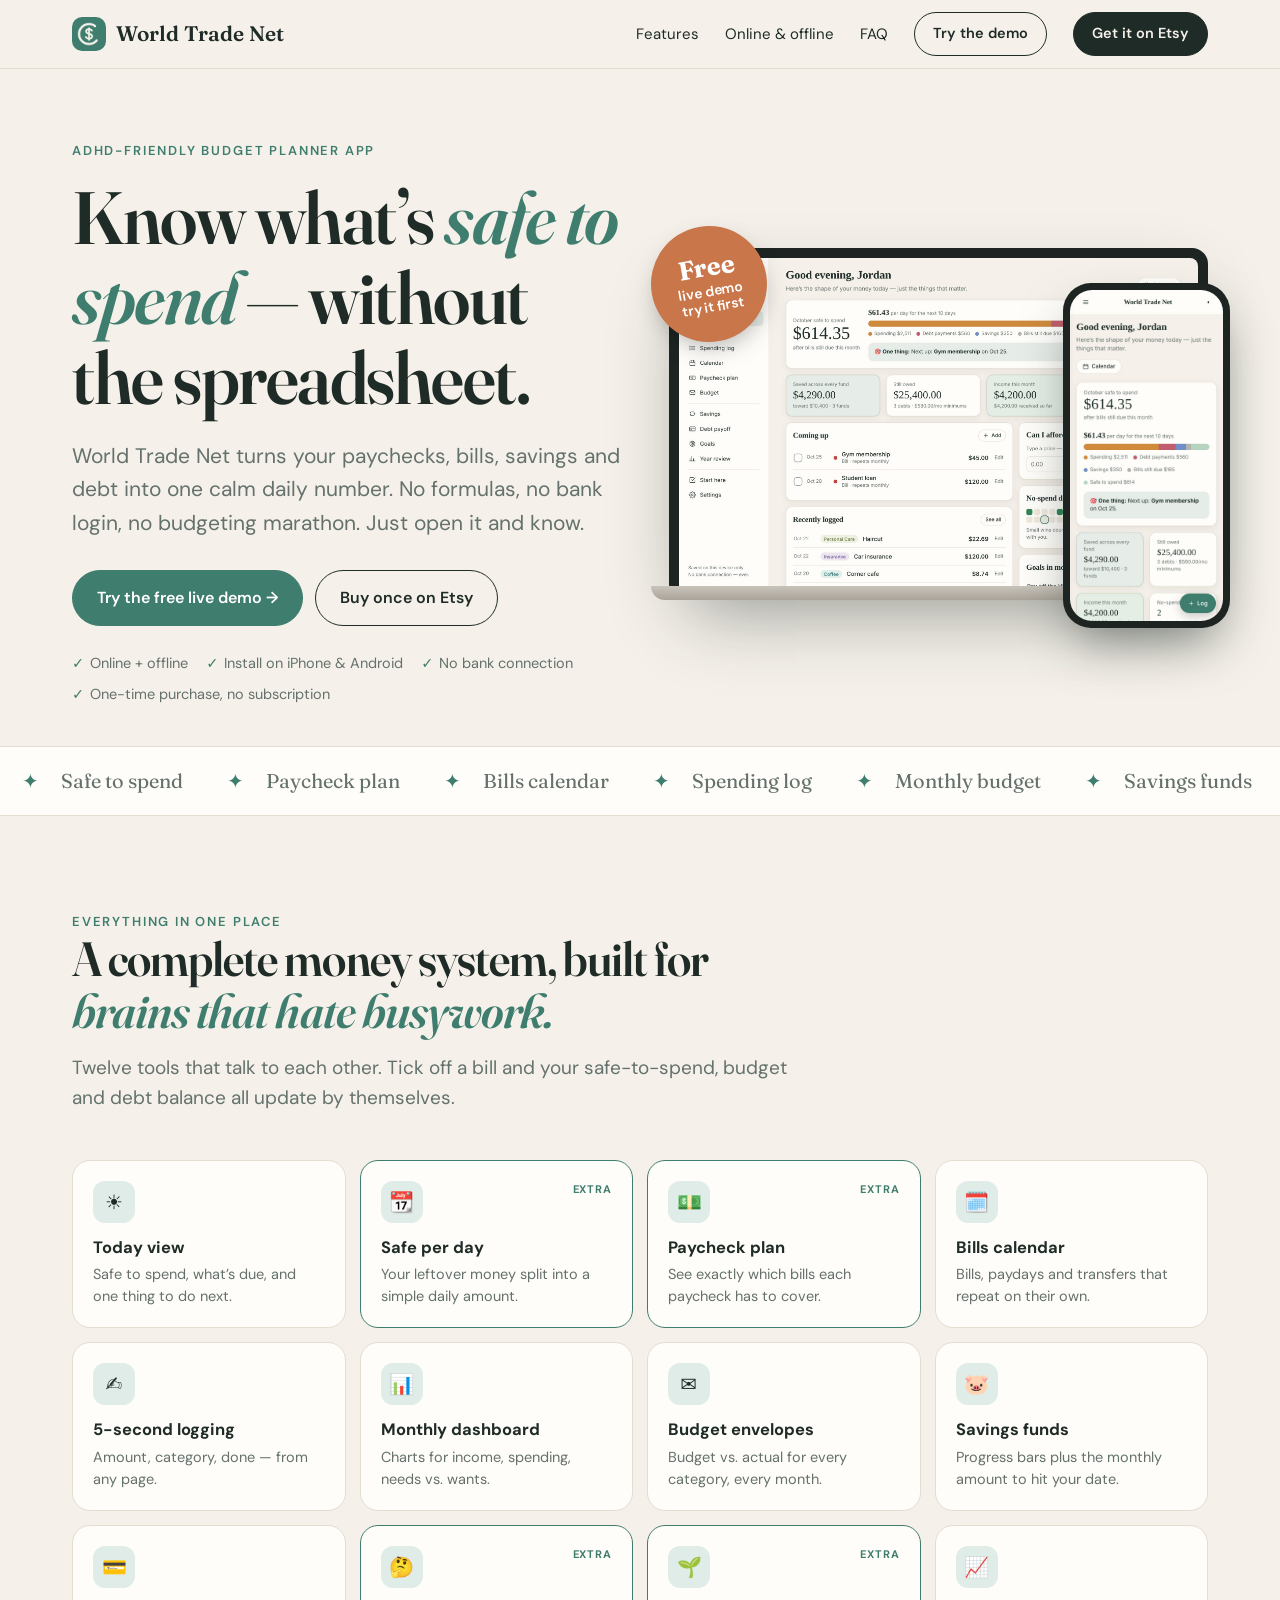
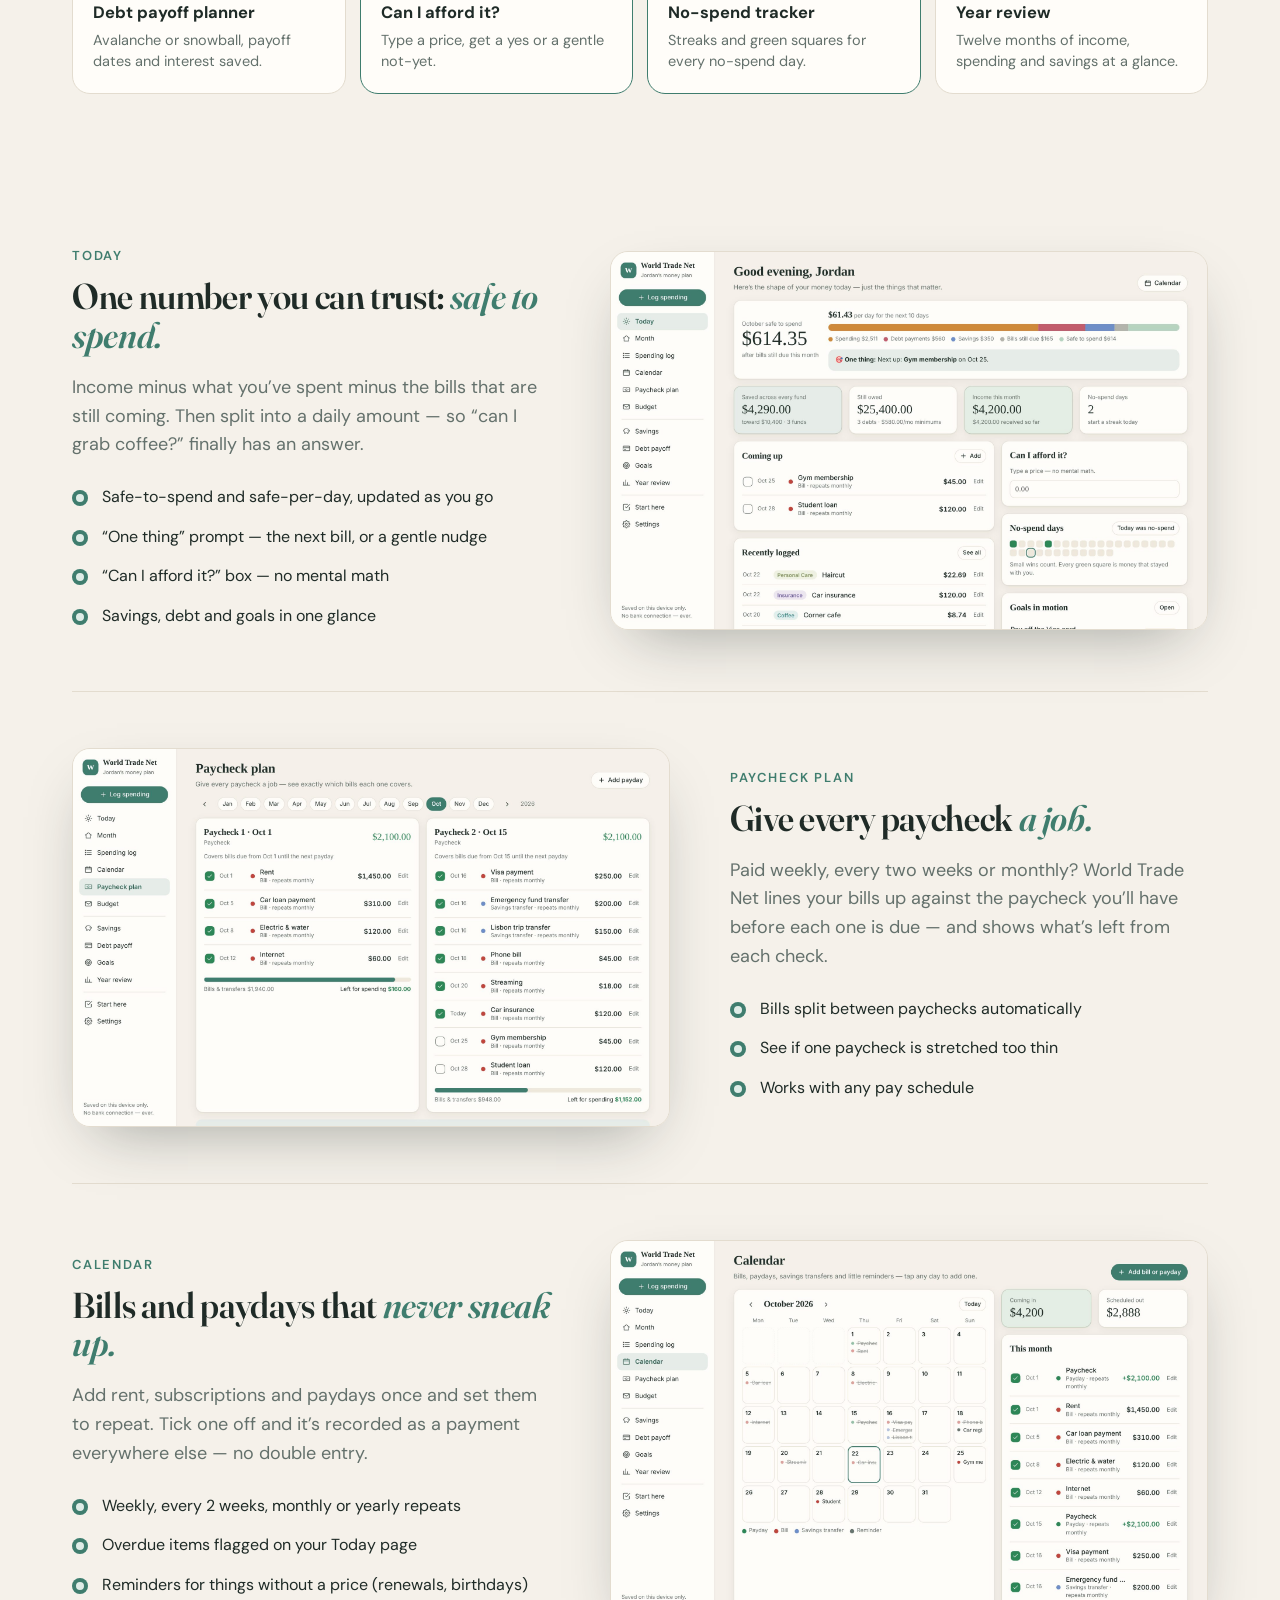
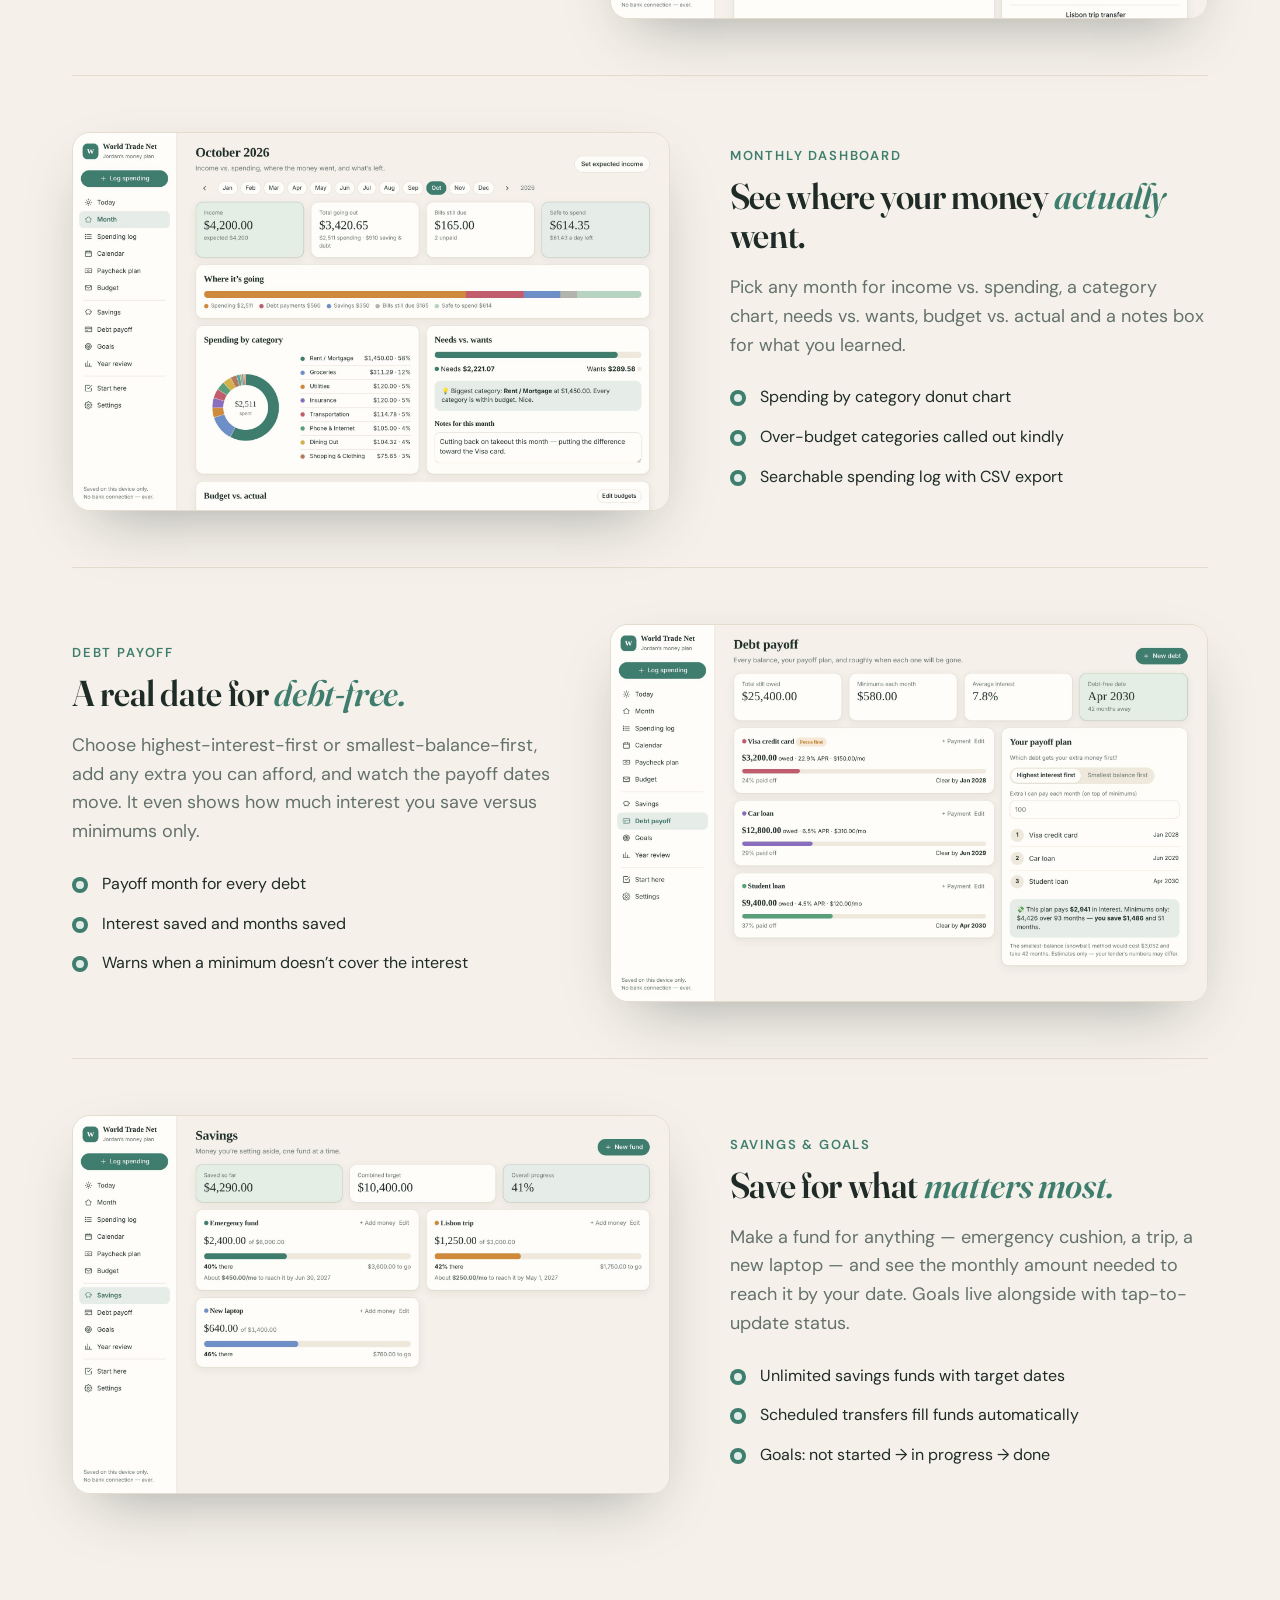
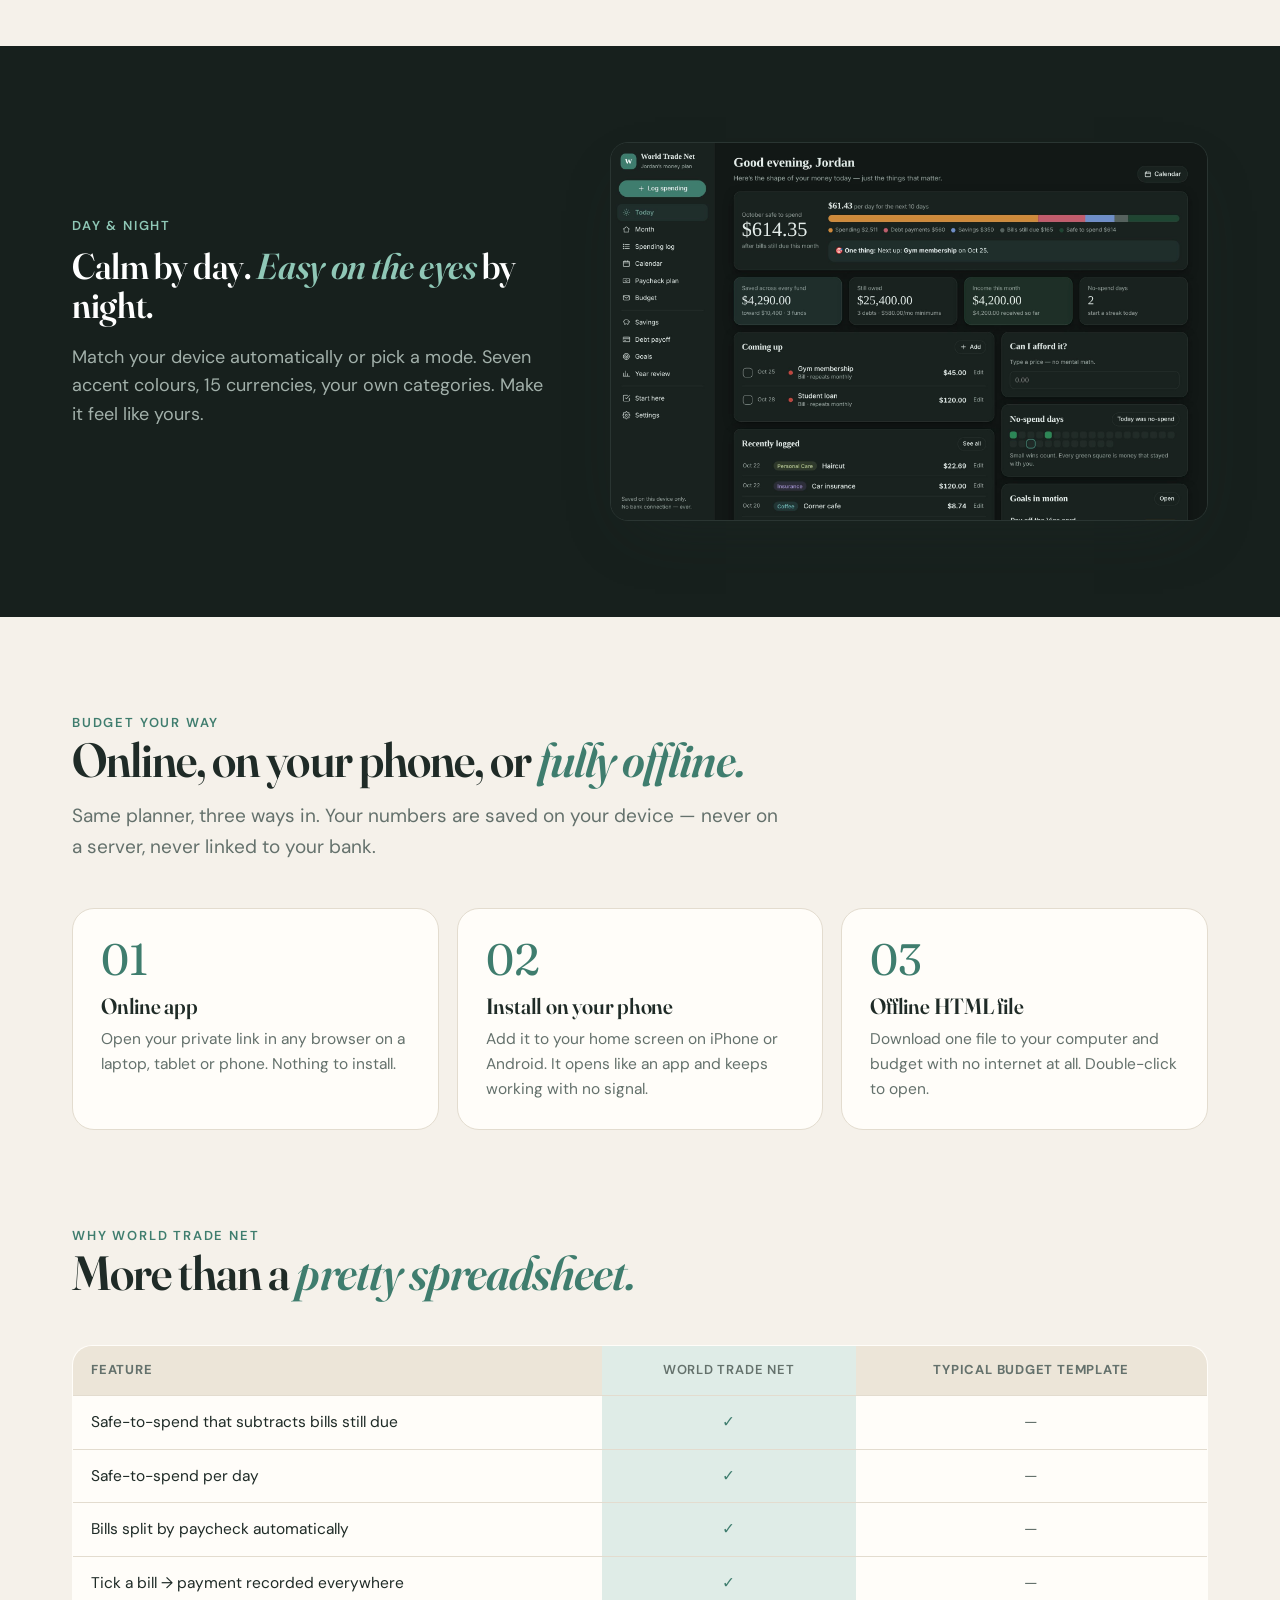
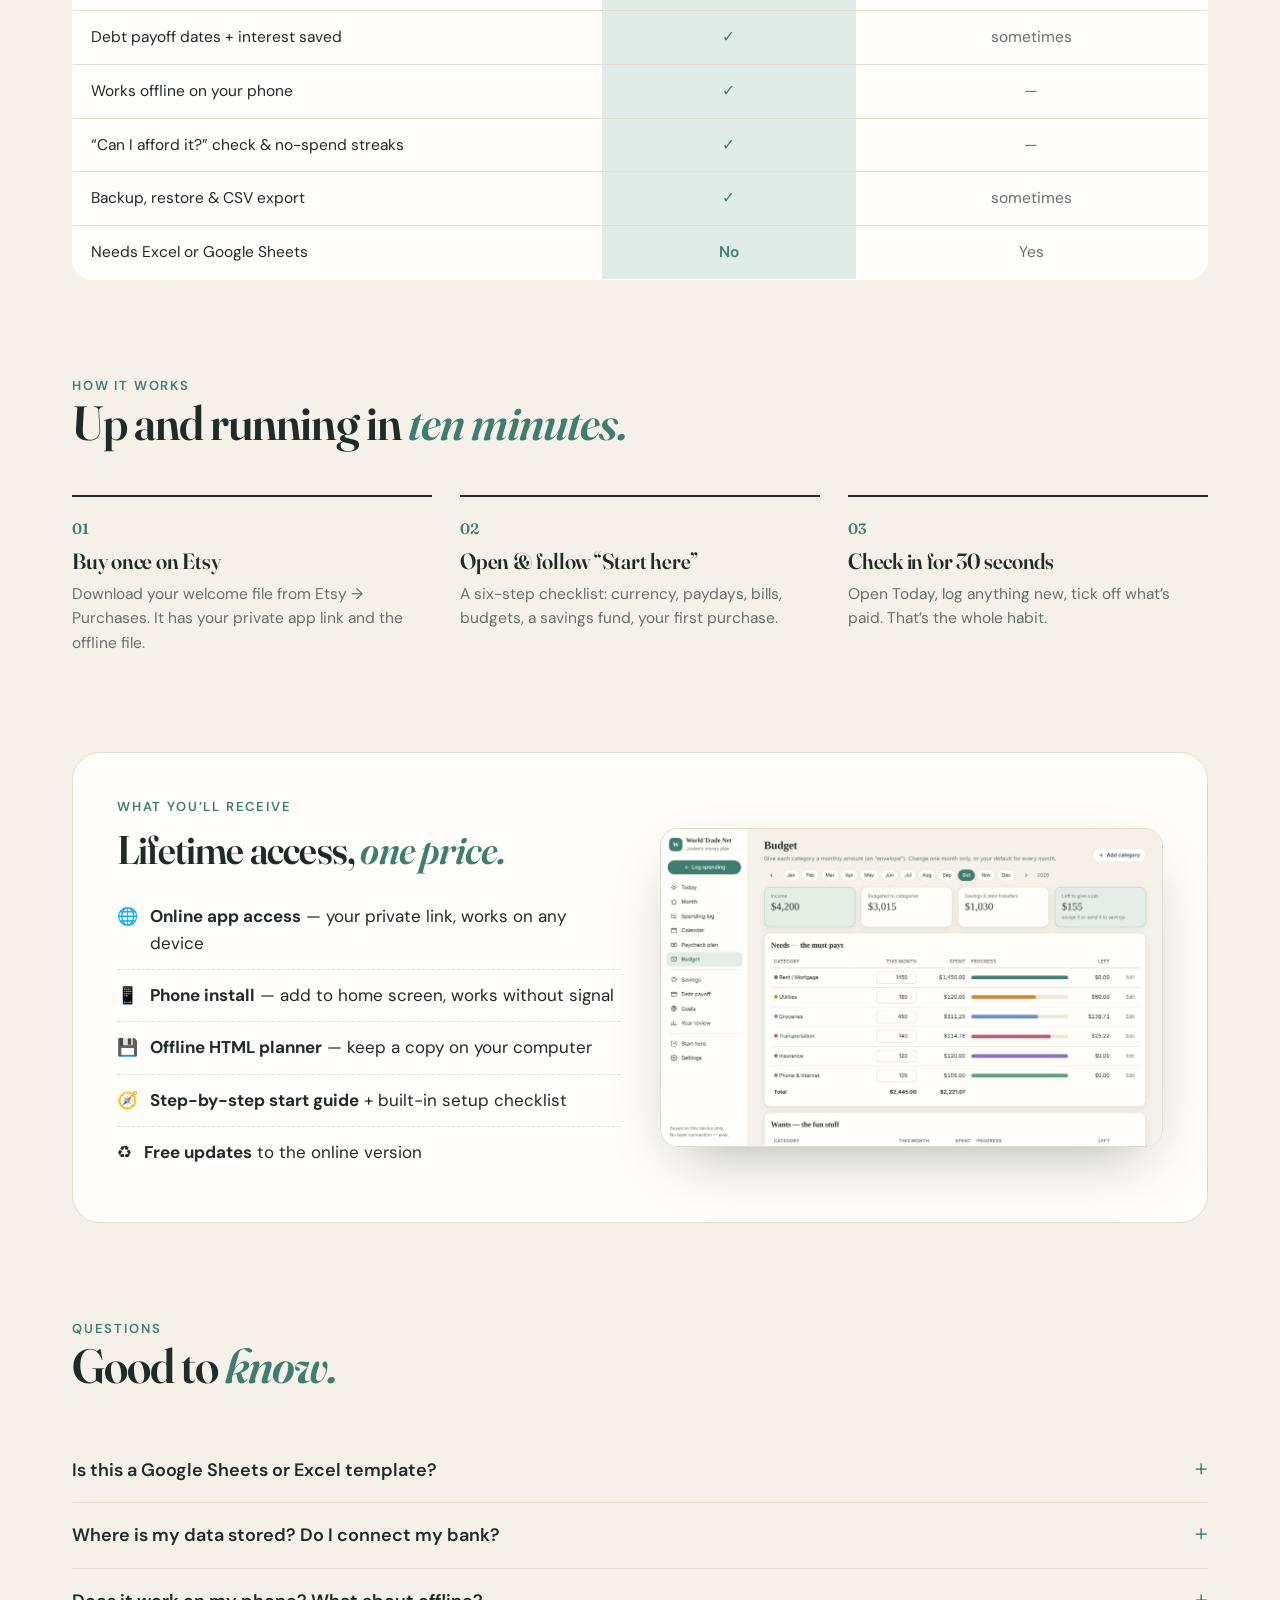
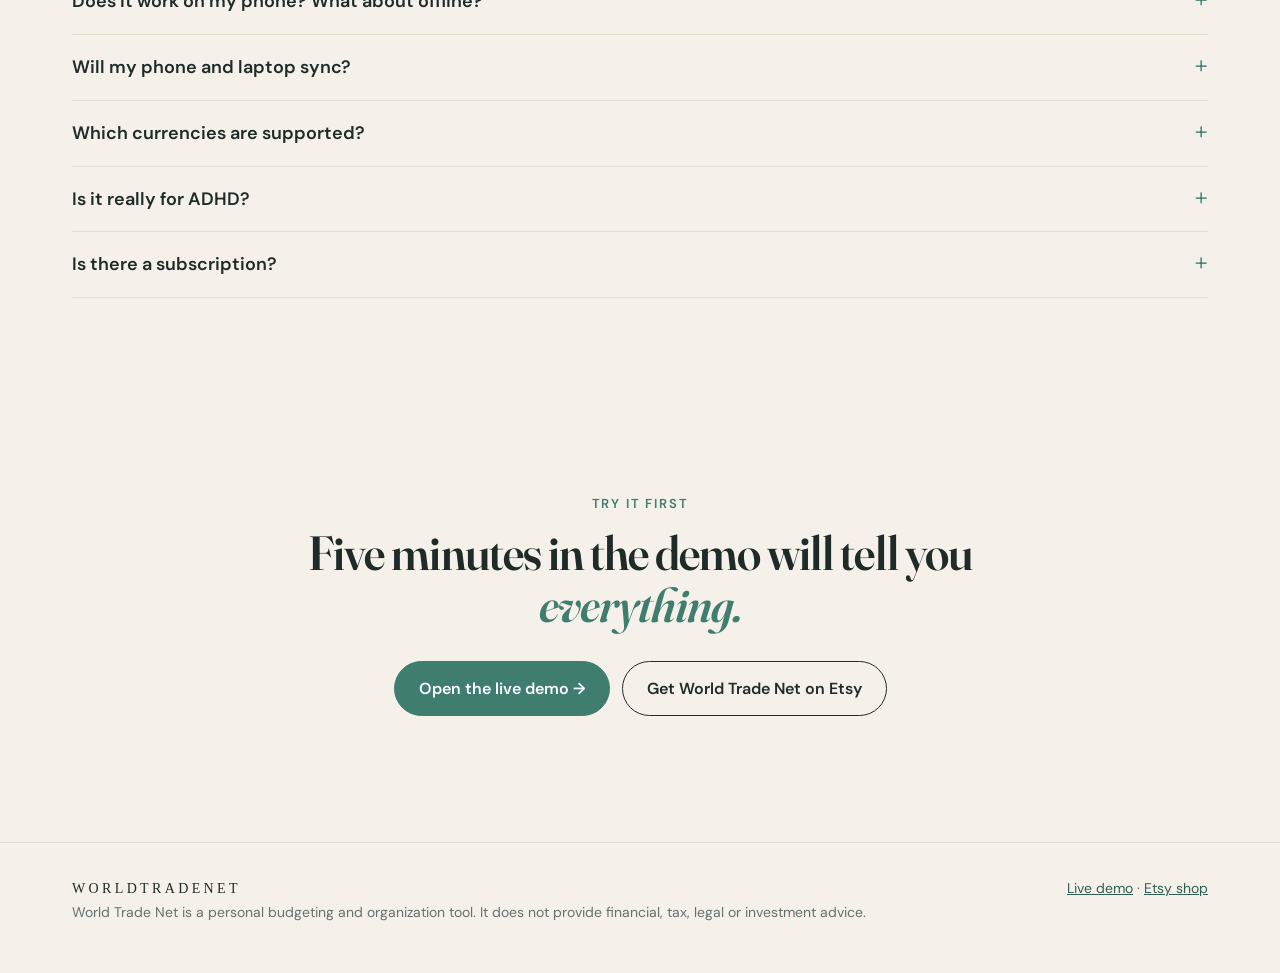
<file: index.html>
<!doctype html>
<html lang="en">
<head>
<meta charset="utf-8">
<meta name="viewport" content="width=device-width,initial-scale=1">
<title>World Trade Net — ADHD Budget Planner App · Paycheck & Monthly Budget · Online + Offline</title>
<meta name="description" content="An ADHD-friendly budget planner app: know what's safe to spend, plan every paycheck, see bills on a calendar, track savings, pay off debt and reach goals. Works online, offline and on your phone. No bank connection. Try the free demo.">
<meta property="og:title" content="World Trade Net — ADHD Budget Planner App">
<meta property="og:description" content="Know what's safe to spend — without the spreadsheet. Try the free live demo.">
<meta property="og:image" content="/assets/shot-today-light.jpg">
<meta name="theme-color" content="#f5f1ea">
<link rel="icon" href="/assets/icon.svg" type="image/svg+xml">
<link rel="preconnect" href="https://fonts.googleapis.com"><link rel="preconnect" href="https://fonts.gstatic.com" crossorigin>
<link href="https://fonts.googleapis.com/css2?family=DM+Sans:opsz,wght@9..40,400;9..40,500;9..40,600;9..40,700&family=Fraunces:ital,opsz,wght@0,9..144,500;0,9..144,600;1,9..144,500;1,9..144,600&display=swap" rel="stylesheet">
<link rel="stylesheet" href="/assets/site.css">
</head>
<body>
<!-- ETSY LINK: replace every https://www.etsy.com/shop/worldtradenet below with your listing URL once it is live -->
<nav class="top"><div class="wrap">
  <a class="logo" href="/"><img src="/assets/icon-192.png" alt="">World Trade Net</a>
  <div class="links"><a href="#features">Features</a><a href="#ways">Online & offline</a><a href="#faq">FAQ</a><a class="btn" href="/demo/">Try the demo</a><a class="btn dark" href="https://www.etsy.com/listing/4601047837/adhd-budget-planner-app-paycheck-budget" target="_blank" rel="noopener">Get it on Etsy</a></div>
</div></nav>

<header class="hero"><div class="wrap hero-grid">
  <div>
    <div class="eyebrow">ADHD-friendly budget planner app</div>
    <h1>Know what’s <em>safe to spend</em> — without the spreadsheet.</h1>
    <p class="lead">World Trade Net turns your paychecks, bills, savings and debt into one calm daily number. No formulas, no bank login, no budgeting marathon. Just open it and know.</p>
    <div class="ctas"><a class="btn pri" href="/demo/">Try the free live demo →</a><a class="btn" href="https://www.etsy.com/listing/4601047837/adhd-budget-planner-app-paycheck-budget" target="_blank" rel="noopener">Buy once on Etsy</a></div>
    <div class="badges"><span>Online + offline</span><span>Install on iPhone & Android</span><span>No bank connection</span><span>One-time purchase, no subscription</span></div>
  </div>
  <div class="device">
    <div class="laptop"><img src="/assets/shot-today-light.jpg" alt="World Trade Net Today screen showing safe to spend, upcoming bills and goals" width="2040" height="1290"></div>
    <div class="phone"><img src="/assets/shot-mobile-today.jpg" alt="World Trade Net on a phone" loading="lazy"></div>
    <div class="stamp"><div><b>Free</b>live demo<br>try it first</div></div>
  </div>
</div></header>

<div class="marquee" aria-hidden="true"><div><span><i>✦</i>Safe to spend</span><span><i>✦</i>Paycheck plan</span><span><i>✦</i>Bills calendar</span><span><i>✦</i>Spending log</span><span><i>✦</i>Monthly budget</span><span><i>✦</i>Savings funds</span><span><i>✦</i>Debt payoff</span><span><i>✦</i>Goals</span><span><i>✦</i>Year review</span><span><i>✦</i>Day & night mode</span><span><i>✦</i>Safe to spend</span><span><i>✦</i>Paycheck plan</span><span><i>✦</i>Bills calendar</span><span><i>✦</i>Spending log</span><span><i>✦</i>Monthly budget</span><span><i>✦</i>Savings funds</span><span><i>✦</i>Debt payoff</span><span><i>✦</i>Goals</span><span><i>✦</i>Year review</span><span><i>✦</i>Day & night mode</span></div></div>

<section id="features"><div class="wrap">
  <div class="head"><div class="eyebrow">Everything in one place</div><h2>A complete money system, built for <em>brains that hate busywork.</em></h2><p>Twelve tools that talk to each other. Tick off a bill and your safe-to-spend, budget and debt balance all update by themselves.</p></div>
  <div class="grid12">
    <div class="feat"><div class="i">☀️</div><b>Today view</b><p>Safe to spend, what’s due, and one thing to do next.</p></div>
    <div class="feat new"><span class="new-tag">Extra</span><div class="i">📆</div><b>Safe per day</b><p>Your leftover money split into a simple daily amount.</p></div>
    <div class="feat new"><span class="new-tag">Extra</span><div class="i">💵</div><b>Paycheck plan</b><p>See exactly which bills each paycheck has to cover.</p></div>
    <div class="feat"><div class="i">🗓️</div><b>Bills calendar</b><p>Bills, paydays and transfers that repeat on their own.</p></div>
    <div class="feat"><div class="i">✍️</div><b>5-second logging</b><p>Amount, category, done — from any page.</p></div>
    <div class="feat"><div class="i">📊</div><b>Monthly dashboard</b><p>Charts for income, spending, needs vs. wants.</p></div>
    <div class="feat"><div class="i">✉️</div><b>Budget envelopes</b><p>Budget vs. actual for every category, every month.</p></div>
    <div class="feat"><div class="i">🐷</div><b>Savings funds</b><p>Progress bars plus the monthly amount to hit your date.</p></div>
    <div class="feat"><div class="i">💳</div><b>Debt payoff planner</b><p>Avalanche or snowball, payoff dates and interest saved.</p></div>
    <div class="feat new"><span class="new-tag">Extra</span><div class="i">🤔</div><b>Can I afford it?</b><p>Type a price, get a yes or a gentle not-yet.</p></div>
    <div class="feat new"><span class="new-tag">Extra</span><div class="i">🌱</div><b>No-spend tracker</b><p>Streaks and green squares for every no-spend day.</p></div>
    <div class="feat"><div class="i">📈</div><b>Year review</b><p>Twelve months of income, spending and savings at a glance.</p></div>
  </div>
</div></section>

<section style="padding-top:0"><div class="wrap">
  <div class="row"><div class="txt"><div class="eyebrow">Today</div><h3>One number you can trust: <em>safe to spend.</em></h3><p class="lead" style="font-size:18px">Income minus what you’ve spent minus the bills that are still coming. Then split into a daily amount — so “can I grab coffee?” finally has an answer.</p><ul><li>Safe-to-spend and safe-per-day, updated as you go</li><li>“One thing” prompt — the next bill, or a gentle nudge</li><li>“Can I afford it?” box — no mental math</li><li>Savings, debt and goals in one glance</li></ul></div><div class="shot"><img src="/assets/shot-today-light.jpg" alt="Today view" loading="lazy"></div></div>

  <div class="row flip"><div class="txt"><div class="eyebrow">Paycheck plan</div><h3>Give every paycheck <em>a job.</em></h3><p class="lead" style="font-size:18px">Paid weekly, every two weeks or monthly? World Trade Net lines your bills up against the paycheck you’ll have before each one is due — and shows what’s left from each check.</p><ul><li>Bills split between paychecks automatically</li><li>See if one paycheck is stretched too thin</li><li>Works with any pay schedule</li></ul></div><div class="shot"><img src="/assets/shot-paychecks-light.jpg" alt="Paycheck plan" loading="lazy"></div></div>

  <div class="row"><div class="txt"><div class="eyebrow">Calendar</div><h3>Bills and paydays that <em>never sneak up.</em></h3><p class="lead" style="font-size:18px">Add rent, subscriptions and paydays once and set them to repeat. Tick one off and it’s recorded as a payment everywhere else — no double entry.</p><ul><li>Weekly, every 2 weeks, monthly or yearly repeats</li><li>Overdue items flagged on your Today page</li><li>Reminders for things without a price (renewals, birthdays)</li></ul></div><div class="shot"><img src="/assets/shot-calendar-light.jpg" alt="Calendar" loading="lazy"></div></div>

  <div class="row flip"><div class="txt"><div class="eyebrow">Monthly dashboard</div><h3>See where your money <em>actually</em> went.</h3><p class="lead" style="font-size:18px">Pick any month for income vs. spending, a category chart, needs vs. wants, budget vs. actual and a notes box for what you learned.</p><ul><li>Spending by category donut chart</li><li>Over-budget categories called out kindly</li><li>Searchable spending log with CSV export</li></ul></div><div class="shot"><img src="/assets/shot-month-light.jpg" alt="Monthly dashboard" loading="lazy"></div></div>

  <div class="row"><div class="txt"><div class="eyebrow">Debt payoff</div><h3>A real date for <em>debt-free.</em></h3><p class="lead" style="font-size:18px">Choose highest-interest-first or smallest-balance-first, add any extra you can afford, and watch the payoff dates move. It even shows how much interest you save versus minimums only.</p><ul><li>Payoff month for every debt</li><li>Interest saved and months saved</li><li>Warns when a minimum doesn’t cover the interest</li></ul></div><div class="shot"><img src="/assets/shot-debt-light.jpg" alt="Debt payoff planner" loading="lazy"></div></div>

  <div class="row flip"><div class="txt"><div class="eyebrow">Savings & goals</div><h3>Save for what <em>matters most.</em></h3><p class="lead" style="font-size:18px">Make a fund for anything — emergency cushion, a trip, a new laptop — and see the monthly amount needed to reach it by your date. Goals live alongside with tap-to-update status.</p><ul><li>Unlimited savings funds with target dates</li><li>Scheduled transfers fill funds automatically</li><li>Goals: not started → in progress → done</li></ul></div><div class="shot"><img src="/assets/shot-savings-light.jpg" alt="Savings funds" loading="lazy"></div></div>
</div></section>

<section class="dark-sec"><div class="wrap">
  <div class="row" style="border:0;padding:0"><div class="txt"><div class="eyebrow" style="color:#8fc7b6">Day & night</div><h3 style="color:#fff">Calm by day. <em>Easy on the eyes</em> by night.</h3><p class="muted" style="font-size:18px">Match your device automatically or pick a mode. Seven accent colours, 15 currencies, your own categories. Make it feel like yours.</p></div><div class="shot" style="border-color:#2a3532"><img src="/assets/shot-today-dark.jpg" alt="Night mode" loading="lazy"></div></div>
</div></section>

<section id="ways"><div class="wrap">
  <div class="head"><div class="eyebrow">Budget your way</div><h2>Online, on your phone, or <em>fully offline.</em></h2><p>Same planner, three ways in. Your numbers are saved on your device — never on a server, never linked to your bank.</p></div>
  <div class="ways">
    <div class="way"><div class="n">01</div><h3>Online app</h3><p>Open your private link in any browser on a laptop, tablet or phone. Nothing to install.</p></div>
    <div class="way"><div class="n">02</div><h3>Install on your phone</h3><p>Add it to your home screen on iPhone or Android. It opens like an app and keeps working with no signal.</p></div>
    <div class="way"><div class="n">03</div><h3>Offline HTML file</h3><p>Download one file to your computer and budget with no internet at all. Double-click to open.</p></div>
  </div>
</div></section>

<section style="padding-top:0"><div class="wrap">
  <div class="head"><div class="eyebrow">Why World Trade Net</div><h2>More than a <em>pretty spreadsheet.</em></h2></div>
  <table class="cmp"><thead><tr><th>Feature</th><th>World Trade Net</th><th>Typical budget template</th></tr></thead><tbody>
    <tr><td>Safe-to-spend that subtracts bills still due</td><td class="yes">✓</td><td class="no">—</td></tr>
    <tr><td>Safe-to-spend per day</td><td class="yes">✓</td><td class="no">—</td></tr>
    <tr><td>Bills split by paycheck automatically</td><td class="yes">✓</td><td class="no">—</td></tr>
    <tr><td>Tick a bill → payment recorded everywhere</td><td class="yes">✓</td><td class="no">—</td></tr>
    <tr><td>Debt payoff dates + interest saved</td><td class="yes">✓</td><td>sometimes</td></tr>
    <tr><td>Works offline on your phone</td><td class="yes">✓</td><td class="no">—</td></tr>
    <tr><td>“Can I afford it?” check & no-spend streaks</td><td class="yes">✓</td><td class="no">—</td></tr>
    <tr><td>Backup, restore & CSV export</td><td class="yes">✓</td><td>sometimes</td></tr>
    <tr><td>Needs Excel or Google Sheets</td><td class="yes">No</td><td>Yes</td></tr>
  </tbody></table>
</div></section>

<section style="padding-top:0"><div class="wrap">
  <div class="head"><div class="eyebrow">How it works</div><h2>Up and running in <em>ten minutes.</em></h2></div>
  <div class="steps">
    <div class="step"><h3>Buy once on Etsy</h3><p>Download your welcome file from Etsy → Purchases. It has your private app link and the offline file.</p></div>
    <div class="step"><h3>Open & follow “Start here”</h3><p>A six-step checklist: currency, paydays, bills, budgets, a savings fund, your first purchase.</p></div>
    <div class="step"><h3>Check in for 30 seconds</h3><p>Open Today, log anything new, tick off what’s paid. That’s the whole habit.</p></div>
  </div>
</div></section>

<section style="padding-top:0"><div class="wrap">
  <div class="receive"><div><div class="eyebrow">What you’ll receive</div><h2 style="font-size:clamp(28px,3.4vw,40px);margin-top:10px">Lifetime access, <em>one price.</em></h2>
    <ul><li>🌐 <span><b>Online app access</b> — your private link, works on any device</span></li><li>📱 <span><b>Phone install</b> — add to home screen, works without signal</span></li><li>💾 <span><b>Offline HTML planner</b> — keep a copy on your computer</span></li><li>🧭 <span><b>Step-by-step start guide</b> + built-in setup checklist</span></li><li>♻️ <span><b>Free updates</b> to the online version</span></li></ul></div>
    <div class="shot"><img src="/assets/shot-budget-light.jpg" alt="Budget envelopes" loading="lazy"></div></div>
</div></section>

<section id="faq" style="padding-top:0"><div class="wrap faq">
  <div class="head"><div class="eyebrow">Questions</div><h2>Good to <em>know.</em></h2></div>
  <details><summary>Is this a Google Sheets or Excel template?</summary><p>No. World Trade Net is a web app — it runs in your browser, so there are no formulas to break and nothing else to buy.</p></details>
  <details><summary>Where is my data stored? Do I connect my bank?</summary><p>Your numbers are saved only in the browser on your device. There’s no account and no bank connection. You can download a backup file any time and restore it on another device.</p></details>
  <details><summary>Does it work on my phone? What about offline?</summary><p>Yes. Open your link on iPhone or Android and add it to your home screen — it then opens like an app and works without internet. On a computer you can also use the downloadable offline HTML file.</p></details>
  <details><summary>Will my phone and laptop sync?</summary><p>Each device keeps its own copy (that’s what keeps it private). To move your planner, tap Download backup on one device and Restore on the other.</p></details>
  <details><summary>Which currencies are supported?</summary><p>15 including USD, GBP, EUR, CAD, AUD, NZD, INR, PKR, AED, SGD, ZAR, JPY, MXN, PHP and NGN.</p></details>
  <details><summary>Is it really for ADHD?</summary><p>It’s designed to cut the friction that makes budgeting hard for ADHD brains: one clear number, one next step, 5-second logging, repeating bills you set once, and visual progress instead of rows of numbers. Anyone who wants a simpler budget will like it too.</p></details>
  <details><summary>Is there a subscription?</summary><p>No. One purchase, lifetime access to your planner.</p></details>
</div></section>

<section class="final"><div class="wrap"><div class="eyebrow">Try it first</div><h2 style="margin:12px auto 0;max-width:760px">Five minutes in the demo will tell you <em>everything.</em></h2>
  <div class="ctas"><a class="btn pri" href="/demo/">Open the live demo →</a><a class="btn" href="https://www.etsy.com/shop/worldtradenet" target="_blank" rel="noopener">Get World Trade Net on Etsy</a></div></div></section>

<footer><div class="wrap"><div><span class="shop">WORLDTRADENET</span><br>World Trade Net is a personal budgeting and organization tool. It does not provide financial, tax, legal or investment advice.</div><div><a href="/demo/">Live demo</a> · <a href="https://www.etsy.com/shop/worldtradenet" target="_blank" rel="noopener">Etsy shop</a></div></div></footer>
</body>
</html>
</file>
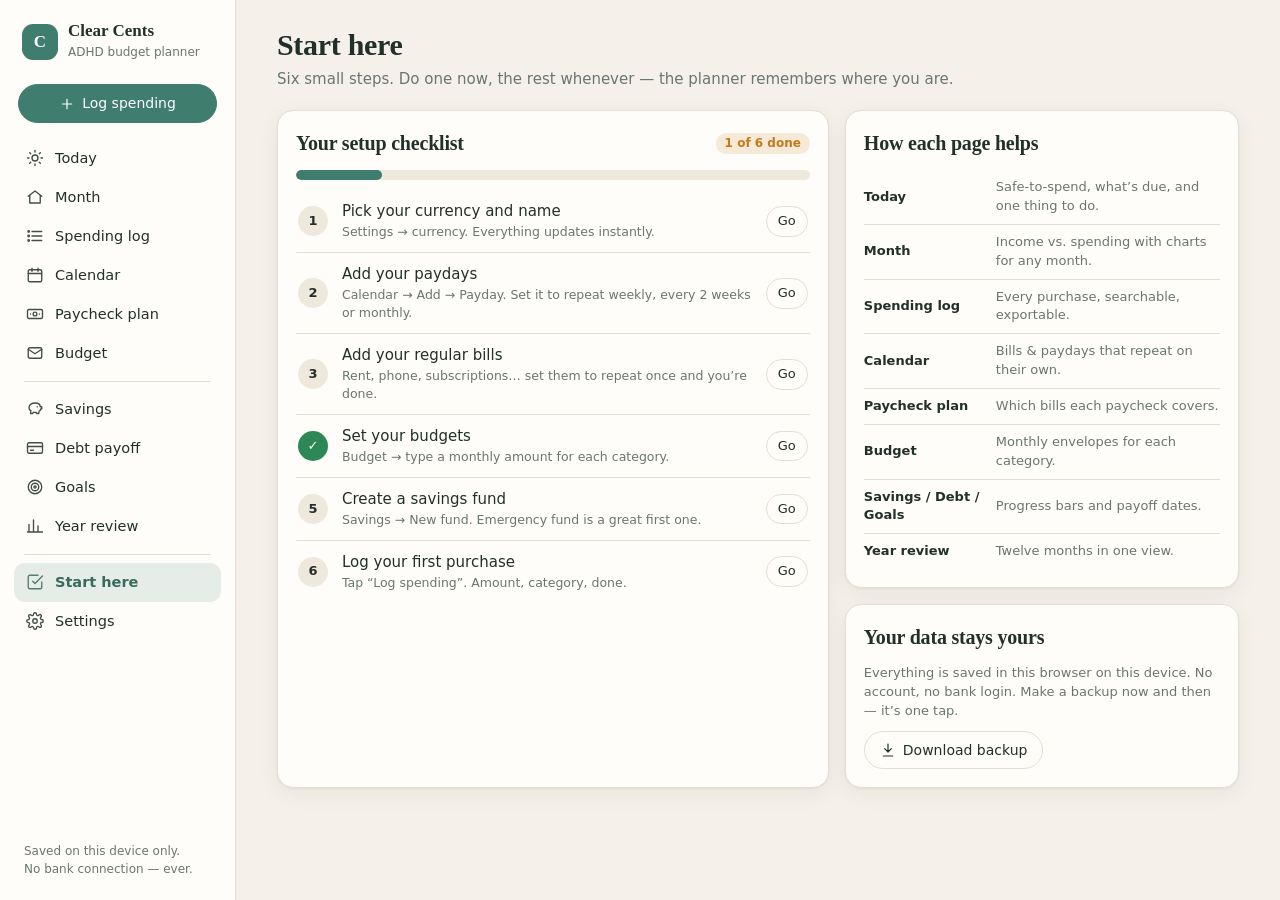
<file: app/index.html>
<!doctype html>
<html lang="en" data-mode="app">
<head>
<meta charset="utf-8">
<meta name="viewport" content="width=device-width,initial-scale=1,viewport-fit=cover">
<title>Clear Cents — ADHD Budget Planner</title>
<meta name="description" content="Clear Cents — an ADHD-friendly budget planner app: safe-to-spend, paycheck plan, bills calendar, savings, debt payoff and goals. Works online or offline. No bank connection.">
<meta name="theme-color" content="#f5f1ea">
<meta name="robots" content="noindex">
<link rel="manifest" href="/manifest.webmanifest"><link rel="icon" href="/assets/icon.svg" type="image/svg+xml"><link rel="apple-touch-icon" href="/assets/icon-192.png"><meta name="apple-mobile-web-app-capable" content="yes"><meta name="mobile-web-app-capable" content="yes"><meta name="apple-mobile-web-app-title" content="Clear Cents">
<style>:root{
  --bg:#f5f1ea;--panel:#fffdf9;--ink:#22302c;--muted:#6a7671;--line:#e5ded2;--soft:#efe8dc;
  --acc:#3f7d6e;--good:#2e8757;--warn:#c27a1c;--bad:#c0463e;
  --acc-soft:color-mix(in srgb,var(--acc) 13%,var(--panel));
  --acc-ink:color-mix(in srgb,var(--acc) 75%,var(--ink));
  --good-soft:color-mix(in srgb,var(--good) 13%,var(--panel));
  --warn-soft:color-mix(in srgb,var(--warn) 15%,var(--panel));
  --bad-soft:color-mix(in srgb,var(--bad) 12%,var(--panel));
  --shadow:0 1px 2px rgba(40,30,20,.05),0 6px 22px rgba(40,30,20,.06);
  --serif:"Iowan Old Style","Palatino Linotype",Palatino,Georgia,serif;
  --sans:system-ui,-apple-system,"Segoe UI",Roboto,"Helvetica Neue",Arial,sans-serif;
  --r:16px;
  color-scheme:light;
}
:root[data-theme=dark]{
  --bg:#121816;--panel:#1a2220;--ink:#e6eeeb;--muted:#97a6a0;--line:#2a3532;--soft:#212b28;
  --shadow:0 1px 2px rgba(0,0,0,.3),0 8px 24px rgba(0,0,0,.25);
  color-scheme:dark;
}
*{box-sizing:border-box}
html,body{margin:0;height:100%}
body{background:var(--bg);color:var(--ink);font:15px/1.45 var(--sans);-webkit-font-smoothing:antialiased}
button,input,select,textarea{font:inherit;color:inherit}
a{color:var(--acc-ink)}
h1,h2,h3{font-family:var(--serif);font-weight:600;letter-spacing:-.01em;margin:0}
h1{font-size:30px;line-height:1.15}
h2{font-size:20px}
h3{font-size:16px}
.muted{color:var(--muted)}
.small{font-size:13px}
.tiny{font-size:12px}
.num{font-variant-numeric:tabular-nums}
.money{font-family:var(--serif);font-variant-numeric:tabular-nums lining-nums}

/* layout */
.shell{display:grid;grid-template-columns:236px 1fr;min-height:100vh}
.side{position:sticky;top:0;height:100vh;overflow:auto;padding:22px 14px;border-right:1px solid var(--line);background:var(--panel);display:flex;flex-direction:column;gap:4px}
.brand{display:flex;gap:10px;align-items:center;padding:0 8px 14px}
.logo{width:36px;height:36px;border-radius:11px;background:var(--acc);color:#fff;display:grid;place-items:center;font:700 17px var(--serif)}
.brand b{font-family:var(--serif);font-size:17px;display:block;line-height:1.1}
.brand span{font-size:12px;color:var(--muted)}
.logbtn{margin:4px 4px 12px;justify-content:center}
.nav a{display:flex;align-items:center;gap:11px;padding:9px 12px;border-radius:11px;color:var(--ink);text-decoration:none;font-size:14.5px}
.nav a:hover{background:var(--soft)}
.nav a.on{background:var(--acc-soft);color:var(--acc-ink);font-weight:600}
.nav svg{width:18px;height:18px;flex:none;opacity:.85}
.nav .sep{height:1px;background:var(--line);margin:8px 10px}
.side-foot{margin-top:auto;padding:12px 10px 0;font-size:12px;color:var(--muted)}
.main{padding:28px clamp(16px,3.2vw,44px) 90px;max-width:1180px;width:100%}
.top{display:none}
.pagehead{display:flex;align-items:flex-end;justify-content:space-between;gap:16px;flex-wrap:wrap;margin-bottom:20px}
.pagehead p{margin:6px 0 0;color:var(--muted)}
.demo-bar{background:#22302c;color:#f5f1ea;--bg:#f5f1ea;font-size:13.5px;padding:9px 16px;display:flex;gap:12px;align-items:center;justify-content:center;flex-wrap:wrap;text-align:center}
.demo-bar a{color:var(--bg);font-weight:700}
.demo-bar button{background:transparent;border:1px solid color-mix(in srgb,var(--bg) 40%,transparent);color:var(--bg);border-radius:99px;padding:3px 10px;cursor:pointer;font-size:12.5px}

/* cards */
.grid{display:grid;gap:16px}
.g2{grid-template-columns:repeat(2,minmax(0,1fr))}
.g3{grid-template-columns:repeat(3,minmax(0,1fr))}
.g4{grid-template-columns:repeat(4,minmax(0,1fr))}
.g-7-5{grid-template-columns:minmax(0,7fr) minmax(0,5fr)}
.card{background:var(--panel);border:1px solid var(--line);border-radius:var(--r);padding:18px;box-shadow:var(--shadow);min-width:0}
.card>h2,.card>h3,.cardhead{margin-bottom:12px}
.cardhead{display:flex;justify-content:space-between;align-items:center;gap:10px}
.cardhead h2,.cardhead h3{margin:0}
.kpi{padding:16px 18px}
.kpi .label{font-size:12.5px;color:var(--muted);display:flex;gap:6px;align-items:center}
.kpi .val{font-family:var(--serif);font-size:28px;margin-top:4px;line-height:1.1;font-variant-numeric:tabular-nums}
.kpi .sub{font-size:12.5px;color:var(--muted);margin-top:4px}
.kpi.good{background:var(--good-soft);border-color:color-mix(in srgb,var(--good) 25%,var(--line))}
.kpi.acc{background:var(--acc-soft);border-color:color-mix(in srgb,var(--acc) 25%,var(--line))}
.kpi.warn{background:var(--warn-soft)}
.kpi.bad{background:var(--bad-soft)}
.hero-safe{display:flex;gap:22px;align-items:center;flex-wrap:wrap}
.hero-safe .big{font-family:var(--serif);font-size:46px;line-height:1;font-variant-numeric:tabular-nums}
.pos{color:var(--good)} .neg{color:var(--bad)}

/* buttons & forms */
.btn{display:inline-flex;align-items:center;gap:7px;border:1px solid var(--line);background:var(--panel);border-radius:99px;padding:8px 15px;cursor:pointer;font-size:14px;font-weight:500;text-decoration:none;color:var(--ink);white-space:nowrap}
.btn:hover{background:var(--soft)}
.btn.pri{background:var(--acc);border-color:var(--acc);color:#fff}
.btn.pri:hover{filter:brightness(1.06)}
.btn.sm{padding:5px 11px;font-size:13px}
.btn.ghost{border-color:transparent;background:transparent}
.btn.danger{color:var(--bad)}
.btn svg{width:16px;height:16px}
.link{background:none;border:0;padding:2px 4px;color:var(--muted);cursor:pointer;font-size:13px}
.link:hover{color:var(--acc-ink);text-decoration:underline}
.link.del:hover{color:var(--bad)}
label.f{display:block;font-size:12.5px;color:var(--muted);margin-bottom:12px}
label.f>span{display:block;margin-bottom:5px}
input[type=text],input[type=number],input[type=date],input[type=search],select,textarea{width:100%;background:var(--panel);border:1px solid var(--line);border-radius:11px;padding:9px 11px;font-size:15px;outline:none}
input:focus,select:focus,textarea:focus{border-color:var(--acc);box-shadow:0 0 0 3px var(--acc-soft)}
textarea{resize:vertical;min-height:70px}
.row{display:flex;gap:10px;align-items:center;flex-wrap:wrap}
.row>.grow{flex:1}
.frow{display:grid;grid-template-columns:1fr 1fr;gap:10px}
.seg{display:inline-flex;background:var(--soft);border-radius:99px;padding:3px;gap:2px;flex-wrap:wrap}
.seg button{border:0;background:transparent;border-radius:99px;padding:6px 13px;cursor:pointer;font-size:13.5px;color:var(--muted)}
.seg button.on{background:var(--panel);color:var(--ink);font-weight:600;box-shadow:0 1px 3px rgba(0,0,0,.08)}
.months{display:flex;gap:6px;flex-wrap:wrap}
.months button{border:1px solid var(--line);background:var(--panel);border-radius:99px;padding:5px 11px;font-size:13px;cursor:pointer}
.months button.on{background:var(--acc);border-color:var(--acc);color:#fff;font-weight:600}
.months button.now:not(.on){border-color:var(--acc)}

/* lists */
.list{display:flex;flex-direction:column}
.li{display:flex;align-items:center;gap:12px;padding:11px 2px;border-bottom:1px solid var(--line)}
.li:last-child{border-bottom:0}
.li .grow{flex:1;min-width:0}
.li .t{font-weight:500;overflow:hidden;text-overflow:ellipsis;white-space:nowrap}
.li .s{font-size:12.5px;color:var(--muted)}
.li .amt{font-variant-numeric:tabular-nums;font-weight:600;white-space:nowrap}
.dot{width:10px;height:10px;border-radius:50%;flex:none;display:inline-block}
.chk{width:22px;height:22px;border-radius:7px;border:1.5px solid var(--muted);display:grid;place-items:center;cursor:pointer;flex:none;background:transparent;padding:0}
.chk.on{background:var(--good);border-color:var(--good);color:#fff}
.chk svg{width:14px;height:14px}
.tag{display:inline-flex;align-items:center;gap:5px;padding:2px 9px;border-radius:99px;font-size:12px;font-weight:600;background:var(--soft);white-space:nowrap}
.pill-ns{background:var(--soft);color:var(--muted)}
.pill-ip{background:var(--warn-soft);color:var(--warn)}
.pill-dn{background:var(--good-soft);color:var(--good)}
.pill{cursor:pointer;border:0}
.date{font-size:12.5px;color:var(--muted);width:58px;flex:none}
.empty{padding:26px 10px;text-align:center;color:var(--muted);font-size:14px}
.empty b{display:block;color:var(--ink);font-family:var(--serif);font-size:17px;margin-bottom:4px}

/* bars */
.bar{height:10px;background:var(--soft);border-radius:99px;overflow:hidden;position:relative}
.bar>i{display:block;height:100%;border-radius:99px;background:var(--acc)}
.bar.thick{height:14px}
.stack{display:flex;height:16px;border-radius:99px;overflow:hidden;background:var(--soft)}
.stack>i{height:100%}
.legend{display:flex;gap:14px;flex-wrap:wrap;font-size:12.5px;color:var(--muted);margin-top:10px}
.legend span{display:inline-flex;gap:6px;align-items:center}
.bva .li{display:grid;grid-template-columns:150px 1fr 150px;gap:12px}
.bva .li .bar{height:12px}
.bva .over>i{background:var(--bad)}

/* table */
.tbl{width:100%;border-collapse:collapse;font-size:14px}
.tbl th{text-align:left;font-weight:600;font-size:12px;color:var(--muted);text-transform:uppercase;letter-spacing:.04em;padding:8px 8px;border-bottom:1px solid var(--line)}
.tbl td{padding:9px 8px;border-bottom:1px solid var(--line);vertical-align:middle}
.tbl tr:last-child td{border-bottom:0}
.tbl .r{text-align:right}
.tbl input{padding:6px 9px;font-size:14px}
.tblwrap{overflow-x:auto}

/* calendar */
.cal{display:grid;grid-template-columns:repeat(7,minmax(0,1fr));gap:6px}
.cal .dow{font-size:12px;color:var(--muted);text-align:center;padding-bottom:2px}
.cal .day{min-height:84px;border:1px solid var(--line);border-radius:12px;padding:6px 7px;background:var(--panel);cursor:pointer;display:flex;flex-direction:column;gap:3px;text-align:left;font-size:12px;overflow:hidden}
.cal .day:hover{border-color:var(--acc)}
.cal .day.blank{background:transparent;border-style:dashed;opacity:.35;cursor:default}
.cal .day.today{border:2px solid var(--acc)}
.cal .day .n{font-weight:600;font-size:13px}
.cal .ev{display:flex;align-items:center;gap:4px;white-space:nowrap;overflow:hidden;text-overflow:ellipsis;font-size:11.5px;line-height:1.25}
.cal .ev.paid{opacity:.5;text-decoration:line-through}
.cal .more{font-size:11px;color:var(--muted)}

/* donut */
.donutwrap{display:grid;grid-template-columns:200px 1fr;gap:20px;align-items:center}
.donut text{font-family:var(--serif);fill:var(--ink)}

/* steps */
.steps .li{gap:14px}
.stepn{width:30px;height:30px;border-radius:50%;background:var(--soft);display:grid;place-items:center;font-weight:700;font-size:13px;flex:none}
.stepn.done{background:var(--good);color:#fff}

/* modal */
.scrim{position:fixed;inset:0;background:rgba(15,20,18,.42);display:grid;place-items:center;padding:16px;z-index:50;animation:fade .15s}
.modal{background:var(--panel);border-radius:20px;box-shadow:0 20px 60px rgba(0,0,0,.25);width:min(480px,100%);max-height:92vh;overflow:auto;padding:22px}
.modal h2{margin-bottom:14px}
.modal .actions{display:flex;justify-content:flex-end;gap:8px;margin-top:6px}
@keyframes fade{from{opacity:0}}
.toast{position:fixed;left:50%;bottom:26px;transform:translateX(-50%);background:var(--ink);color:var(--bg);padding:10px 18px;border-radius:99px;font-size:14px;z-index:60;box-shadow:var(--shadow);animation:fade .2s}
.fab{display:none}
.mcat{display:none}
.li .s:empty{display:none}
.swatches{display:flex;gap:10px;flex-wrap:wrap}
.swatches button{width:34px;height:34px;border-radius:50%;border:3px solid var(--panel);box-shadow:0 0 0 1px var(--line);cursor:pointer}
.swatches button.on{box-shadow:0 0 0 2px var(--ink)}
.callout{background:var(--acc-soft);border-radius:14px;padding:14px 16px;font-size:14px}
.callout.warn{background:var(--warn-soft)}
.afford-res{margin-top:10px;font-size:14px;border-radius:12px;padding:10px 12px}
.ns-days{display:flex;gap:4px;flex-wrap:wrap;margin-top:10px}
.ns-days i{width:16px;height:16px;border-radius:5px;background:var(--soft);display:block}
.ns-days i.on{background:var(--good)}
.ns-days i.td{outline:2px solid var(--acc);outline-offset:1px}

@media (max-width:1050px){
  .g4{grid-template-columns:repeat(2,minmax(0,1fr))}
  .g-7-5,.g3{grid-template-columns:1fr}
}
@media (max-width:820px){
  .shell{grid-template-columns:1fr}
  .side{position:fixed;inset:0 auto 0 0;width:270px;z-index:40;transform:translateX(-102%);transition:transform .2s;box-shadow:var(--shadow)}
  .shell.open .side{transform:none}
  .shell.open::after{content:"";position:fixed;inset:0;background:rgba(0,0,0,.3);z-index:30}
  .top{display:flex;align-items:center;justify-content:space-between;padding:12px 16px;border-bottom:1px solid var(--line);background:var(--panel);position:sticky;top:0;z-index:20}
  .top b{font-family:var(--serif);font-size:17px}
  .main{padding:18px 16px 100px}
  h1{font-size:25px}
  .g2{grid-template-columns:1fr}
  .donutwrap{grid-template-columns:1fr;justify-items:center}
  .bva .li{grid-template-columns:1fr 110px;row-gap:6px}
  .bva .li .bar{grid-column:1/-1;grid-row:2}
  .cal{gap:3px}
  .cal .day{min-height:58px;padding:4px;border-radius:9px}
  .cal .ev span.lbl{display:none}
  .cal .ev{gap:0}
  .fab{display:inline-flex;position:fixed;right:18px;bottom:20px;z-index:25;box-shadow:0 8px 24px rgba(0,0,0,.2);padding:13px 20px;font-size:15px}
  .hero-safe .big{font-size:38px}
  .frow{grid-template-columns:1fr}
  .months{flex-wrap:nowrap;overflow-x:auto;scrollbar-width:none;flex:1;min-width:0}
  .months::-webkit-scrollbar{display:none}
  .li{gap:9px}
  .li>.dot,.li .cattag,.li .rep{display:none}
  .mcat{display:inline}
  .li .date{width:46px}
  .li .t{font-size:14.5px}
  .demo-bar{font-size:12.5px;padding:7px 12px}
}
@media (max-width:460px){.g4{grid-template-columns:1fr 1fr}.kpi .val{font-size:22px}}
@media (prefers-reduced-motion:reduce){*{animation:none!important;transition:none!important}}
@media print{.side,.top,.fab,.demo-bar{display:none!important}.shell{display:block}}
</style>
</head>
<body>
<noscript><p style="padding:24px;font-family:sans-serif">Clear Cents needs JavaScript turned on to run.</p></noscript>
<script>(() => {
'use strict';
const MODE = document.documentElement.dataset.mode || 'app'; // demo | app | offline
const KEY = 'clearcents:' + (MODE === 'demo' ? 'demo' : 'main') + ':v1';
const ETSY = 'https://www.etsy.com/shop/worldtradenet';

/* ---------- helpers ---------- */
const $ = (s, el = document) => el.querySelector(s);
const uid = () => Math.random().toString(36).slice(2, 10);
const pad = n => String(n).padStart(2, '0');
const iso = d => d.getFullYear() + '-' + pad(d.getMonth() + 1) + '-' + pad(d.getDate());
const today = () => iso(new Date());
const parse = s => { const [y, m, d] = s.split('-').map(Number); return new Date(y, m - 1, d || 1); };
const ymOf = s => s.slice(0, 7);
const thisYM = () => today().slice(0, 7);
const daysIn = ym => { const [y, m] = ym.split('-').map(Number); return new Date(y, m, 0).getDate(); };
const addMonths = (ym, n) => { const d = parse(ym + '-01'); d.setMonth(d.getMonth() + n); return iso(d).slice(0, 7); };
const MONTHS = ['January','February','March','April','May','June','July','August','September','October','November','December'];
const MON = MONTHS.map(m => m.slice(0, 3));
const monthName = ym => MONTHS[+ym.slice(5, 7) - 1] + ' ' + ym.slice(0, 4);
const shortDate = s => MON[+s.slice(5, 7) - 1] + ' ' + (+s.slice(8, 10));
const esc = s => String(s ?? '').replace(/[&<>"']/g, c => ({'&':'&amp;','<':'&lt;','>':'&gt;','"':'&quot;',"'":'&#39;'}[c]));
const sum = (a, f = x => x) => a.reduce((t, x) => t + (+f(x) || 0), 0);
const num = v => { const n = parseFloat(String(v).replace(/[^0-9.\-]/g, '')); return isFinite(n) ? n : 0; };
const clamp = (v, a, b) => Math.max(a, Math.min(b, v));

const CURRENCIES = [['USD','US Dollar'],['GBP','British Pound'],['EUR','Euro'],['CAD','Canadian Dollar'],['AUD','Australian Dollar'],['NZD','New Zealand Dollar'],['INR','Indian Rupee'],['PKR','Pakistani Rupee'],['AED','UAE Dirham'],['SGD','Singapore Dollar'],['ZAR','South African Rand'],['JPY','Japanese Yen'],['MXN','Mexican Peso'],['PHP','Philippine Peso'],['NGN','Nigerian Naira']];
const ACCENTS = [['Sage','#3f7d6e'],['Lavender','#7a68b8'],['Clay','#b8673f'],['Ocean','#2f6f9f'],['Rose','#b8506e'],['Forest','#3e7a3a'],['Charcoal','#4a5560']];
const PALETTE = ['#3f7d6e','#d08a3c','#6f8fc8','#c25d6e','#8a6fbf','#5aa07a','#d4b04a','#4fa3a6','#b47a5a','#7c8a95','#e07a5f','#9bb06a','#a55b9c','#5f7fa8','#c99a6b'];

let fmtCache = {};
const money = (v, opt = {}) => {
  const c = S.settings.currency;
  const k = c + (opt.round ? 'r' : '');
  if (!fmtCache[k]) {
    try { fmtCache[k] = new Intl.NumberFormat(undefined, { style: 'currency', currency: c, maximumFractionDigits: opt.round ? 0 : 2, minimumFractionDigits: opt.round ? 0 : 2 }); }
    catch { fmtCache[k] = { format: n => c + ' ' + n.toFixed(2) }; }
  }
  return fmtCache[k].format(v || 0);
};

/* ---------- icons ---------- */
const P = {
  today:'<circle cx="12" cy="12" r="4"/><path d="M12 2v2M12 20v2M4.9 4.9l1.4 1.4M17.7 17.7l1.4 1.4M2 12h2M20 12h2M4.9 19.1l1.4-1.4M17.7 6.3l1.4-1.4"/>',
  home:'<path d="M3 11l9-7 9 7"/><path d="M5 10v10h14V10"/>',
  list:'<path d="M8 6h13M8 12h13M8 18h13"/><circle cx="3.5" cy="6" r="1"/><circle cx="3.5" cy="12" r="1"/><circle cx="3.5" cy="18" r="1"/>',
  cal:'<rect x="3" y="5" width="18" height="16" rx="2"/><path d="M3 10h18M8 3v4M16 3v4"/>',
  pay:'<rect x="2" y="6" width="20" height="12" rx="2"/><circle cx="12" cy="12" r="2.5"/><path d="M6 12h.01M18 12h.01"/>',
  env:'<rect x="3" y="5" width="18" height="14" rx="2"/><path d="M3 7l9 6 9-6"/>',
  save:'<path d="M19 9c0-3-3-5-7-5S4 6 4 10c0 2 1 3.5 2.5 4.5L6 18h3l.5-1.5h4L14 18h3l.5-3c1-.5 2-1.5 2-3h1.5V9z"/><path d="M15 9h.01"/>',
  debt:'<rect x="2" y="5" width="20" height="14" rx="2"/><path d="M2 10h20M6 15h4"/>',
  goal:'<circle cx="12" cy="12" r="9"/><circle cx="12" cy="12" r="5"/><circle cx="12" cy="12" r="1.5"/>',
  year:'<path d="M4 20V10M10 20V4M16 20v-8M22 20H2"/>',
  gear:'<circle cx="12" cy="12" r="3"/><path d="M19.4 15a1.7 1.7 0 0 0 .3 1.8l.1.1a2 2 0 1 1-2.8 2.8l-.1-.1a1.7 1.7 0 0 0-1.8-.3 1.7 1.7 0 0 0-1 1.5V21a2 2 0 1 1-4 0v-.1a1.7 1.7 0 0 0-1.1-1.5 1.7 1.7 0 0 0-1.8.3l-.1.1a2 2 0 1 1-2.8-2.8l.1-.1a1.7 1.7 0 0 0 .3-1.8 1.7 1.7 0 0 0-1.5-1H3a2 2 0 1 1 0-4h.1a1.7 1.7 0 0 0 1.5-1.1 1.7 1.7 0 0 0-.3-1.8l-.1-.1a2 2 0 1 1 2.8-2.8l.1.1a1.7 1.7 0 0 0 1.8.3H9a1.7 1.7 0 0 0 1-1.5V3a2 2 0 1 1 4 0v.1a1.7 1.7 0 0 0 1 1.5 1.7 1.7 0 0 0 1.8-.3l.1-.1a2 2 0 1 1 2.8 2.8l-.1.1a1.7 1.7 0 0 0-.3 1.8V9a1.7 1.7 0 0 0 1.5 1H21a2 2 0 1 1 0 4h-.1a1.7 1.7 0 0 0-1.5 1z"/>',
  start:'<path d="M9 11l3 3L22 4"/><path d="M21 12v7a2 2 0 0 1-2 2H5a2 2 0 0 1-2-2V5a2 2 0 0 1 2-2h11"/>',
  plus:'<path d="M12 5v14M5 12h14"/>',
  check:'<path d="M20 6L9 17l-5-5"/>',
  menu:'<path d="M3 6h18M3 12h18M3 18h18"/>',
  left:'<path d="M15 18l-6-6 6-6"/>', right:'<path d="M9 18l6-6-6-6"/>',
  dl:'<path d="M12 3v12M7 10l5 5 5-5M5 21h14"/>', up:'<path d="M12 21V9M7 14l5-5 5 5M5 3h14"/>',
};
const ic = n => `<svg viewBox="0 0 24 24" fill="none" stroke="currentColor" stroke-width="1.8" stroke-linecap="round" stroke-linejoin="round">${P[n]}</svg>`;

/* ---------- state ---------- */
const DEFAULT_CATS = [
  ['Rent / Mortgage','needs',1450],['Utilities','needs',180],['Groceries','needs',450],['Transportation','needs',140],['Insurance','needs',120],['Phone & Internet','needs',105],
  ['Dining Out','wants',160],['Coffee','wants',40],['Shopping & Clothing','wants',90],['Entertainment','wants',60],['Subscriptions','wants',45],['Personal Care','wants',50],['Health & Fitness','wants',45],['Gifts','wants',40],['Miscellaneous','wants',40]
];
function blankState() {
  return {
    v: 1,
    settings: { name: '', currency: 'USD', theme: 'auto', accent: '#3f7d6e', created: today() },
    categories: DEFAULT_CATS.map(([name, group, budget], i) => ({ id: 'c' + i, name, group, budget, color: PALETTE[i % PALETTE.length] })),
    months: {}, tx: [], events: [], funds: [], debts: [], goals: [], nospend: {},
    debtPlan: { strategy: 'avalanche', extra: 0 },
  };
}
let S;
function load() {
  try { const raw = localStorage.getItem(KEY); if (raw) { S = Object.assign(blankState(), JSON.parse(raw)); return; } } catch (e) {}
  S = MODE === 'demo' ? sampleState() : blankState();
  save();
}
let saveT;
function save() { clearTimeout(saveT); saveT = setTimeout(() => { try { localStorage.setItem(KEY, JSON.stringify(S)); } catch (e) { toast('Could not save — browser storage is full or blocked'); } }, 60); }
const cat = id => S.categories.find(c => c.id === id);
const fund = id => S.funds.find(f => f.id === id);
const debt = id => S.debts.find(d => d.id === id);

/* ---------- sample data (demo) ---------- */
function sampleState() {
  const s = blankState();
  s.settings.name = 'Jordan';
  const now = new Date(); const Y = now.getFullYear(); const curM = now.getMonth();
  let seed = 7; const rnd = () => (seed = (seed * 9301 + 49297) % 233280) / 233280;
  const C = n => s.categories.find(c => c.name === n).id;
  s.funds = [
    { id: 'f1', name: 'Emergency fund', saved: 2400, target: 6000, date: (Y + 1) + '-06-30', color: '#3f7d6e' },
    { id: 'f2', name: 'Lisbon trip', saved: 1250, target: 3000, date: (Y + 1) + '-05-01', color: '#d08a3c' },
    { id: 'f3', name: 'New laptop', saved: 640, target: 1400, date: '', color: '#6f8fc8' },
  ];
  s.debts = [
    { id: 'd1', name: 'Visa credit card', balance: 3200, original: 4200, apr: 22.9, min: 150, color: '#c25d6e' },
    { id: 'd2', name: 'Car loan', balance: 12800, original: 18000, apr: 6.5, min: 310, color: '#8a6fbf' },
    { id: 'd3', name: 'Student loan', balance: 9400, original: 15000, apr: 4.5, min: 120, color: '#5aa07a' },
  ];
  s.debtPlan = { strategy: 'avalanche', extra: 100 };
  s.goals = [
    { id: 'g1', title: 'Pay off the Visa card', status: 'ip', date: Y + '-12-31', note: 'Extra $100 a month on top of the minimum.' },
    { id: 'g2', title: 'Build a 3-month emergency fund', status: 'ip', date: (Y + 1) + '-06-30', note: '' },
    { id: 'g3', title: 'Take the Lisbon trip — paid in cash', status: 'ip', date: (Y + 1) + '-05-01', note: 'Flights booked, saving for the rest.' },
    { id: 'g4', title: 'Start investing 10% of income', status: 'ns', date: (Y + 1) + '-01-01', note: '' },
    { id: 'g5', title: 'Cancel unused subscriptions', status: 'dn', date: Y + '-03-01', note: 'Saved $34 a month.' },
  ];
  const ev = (title, kind, day, amount, repeat, extra = {}) => s.events.push(Object.assign({ id: uid(), title, kind, date: Y + '-01-' + pad(day), amount, repeat, paid: {} }, extra));
  ev('Paycheck', 'payday', 1, 2100, 'monthly');
  ev('Paycheck', 'payday', 15, 2100, 'monthly');
  ev('Rent', 'bill', 1, 1450, 'monthly', { catId: C('Rent / Mortgage') });
  ev('Electric & water', 'bill', 8, 120, 'monthly', { catId: C('Utilities') });
  ev('Internet', 'bill', 12, 60, 'monthly', { catId: C('Phone & Internet') });
  ev('Phone bill', 'bill', 18, 45, 'monthly', { catId: C('Phone & Internet') });
  ev('Car insurance', 'bill', 22, 120, 'monthly', { catId: C('Insurance') });
  ev('Streaming', 'bill', 20, 18, 'monthly', { catId: C('Subscriptions') });
  ev('Gym membership', 'bill', 25, 45, 'monthly', { catId: C('Health & Fitness') });
  ev('Visa payment', 'bill', 16, 250, 'monthly', { debtId: 'd1' });
  ev('Car loan payment', 'bill', 5, 310, 'monthly', { debtId: 'd2' });
  ev('Student loan', 'bill', 28, 120, 'monthly', { debtId: 'd3' });
  ev('Emergency fund transfer', 'transfer', 16, 200, 'monthly', { fundId: 'f1' });
  ev('Lisbon trip transfer', 'transfer', 16, 150, 'monthly', { fundId: 'f2' });
  ev('Car registration renewal', 'note', 18, 0, 'none', { date: Y + '-' + pad(curM + 1) + '-18' });

  const shops = { 'Groceries': ['Trader Joe\'s', 'Whole Foods', 'Costco run', 'Farmers market', 'Aldi'], 'Dining Out': ['Tacos with friends', 'Date night', 'Pizza night', 'Sushi lunch'], 'Coffee': ['Corner cafe', 'Latte', 'Coffee beans'], 'Transportation': ['Gas', 'Rideshare', 'Parking'], 'Shopping & Clothing': ['New sneakers', 'Target run', 'Jacket'], 'Entertainment': ['Movie night', 'Concert tickets', 'Bowling'], 'Personal Care': ['Haircut', 'Skincare'], 'Gifts': ['Birthday gift'], 'Miscellaneous': ['Hardware store', 'Post office'] };
  const freq = { 'Groceries': [4, 40, 95], 'Dining Out': [2.5, 18, 55], 'Coffee': [5, 5, 9], 'Transportation': [3, 18, 50], 'Shopping & Clothing': [1, 25, 85], 'Entertainment': [1, 15, 45], 'Personal Care': [1, 20, 45], 'Gifts': [0.4, 25, 60], 'Miscellaneous': [1, 8, 35] };
  for (let m = 0; m <= curM; m++) {
    const ym = Y + '-' + pad(m + 1); const lastDay = m === curM ? now.getDate() : daysIn(ym);
    s.months[ym] = { incomePlan: 4200, budgets: {}, note: '' };
    for (const [name, [n, lo, hi]] of Object.entries(freq)) {
      const count = Math.floor(n + rnd() * 1.4);
      for (let i = 0; i < count; i++) {
        const day = 1 + Math.floor(rnd() * lastDay);
        const list = shops[name];
        s.tx.push({ id: uid(), date: ym + '-' + pad(day), type: 'expense', catId: C(name), name: list[Math.floor(rnd() * list.length)], amount: Math.round((lo + rnd() * (hi - lo)) * 100) / 100, note: '' });
      }
    }
    // mark recurring events as paid up to today (creates linked transactions)
    for (const e of s.events) for (const d of occurrences(e, ym)) if (d <= today() && e.kind !== 'note') markPaid(e, d, true, s, true);
    for (let d = 1; d <= lastDay; d++) if (rnd() < 0.22) s.nospend[ym + '-' + pad(d)] = true;
  }
  s.funds.forEach((f, i) => f.saved = [2400, 1250, 640][i]);
  s.debts.forEach((d, i) => d.balance = [3200, 12800, 9400][i]);
  s.months[thisYM()].note = 'Cutting back on takeout this month — putting the difference toward the Visa card.';
  return s;
}

/* ---------- calendar engine ---------- */
function occurrences(e, ym) {
  const out = []; const start = e.date; const last = ym + '-' + pad(daysIn(ym));
  if (start > last) return out;
  if (e.until && e.until < ym + '-01') return out;
  const add = d => { if (ymOf(d) === ym && d >= start && (!e.until || d <= e.until)) out.push(d); };
  if (e.repeat === 'monthly') { const day = Math.min(+start.slice(8, 10), daysIn(ym)); add(ym + '-' + pad(day)); }
  else if (e.repeat === 'weekly' || e.repeat === 'biweekly') {
    const step = e.repeat === 'weekly' ? 7 : 14; const d0 = parse(start); const first = parse(ym + '-01');
    let k = Math.max(0, Math.floor((first - d0) / 864e5 / step) - 1); let d = new Date(d0); d.setDate(d0.getDate() + k * step);
    while (iso(d) <= last) { add(iso(d)); d.setDate(d.getDate() + step); }
  } else if (e.repeat === 'yearly') { if (start.slice(5, 7) === ym.slice(5, 7)) add(ym + start.slice(7)); }
  else add(start);
  return out;
}
function monthEvents(ym) {
  const list = [];
  for (const e of S.events) for (const d of occurrences(e, ym)) list.push({ e, date: d, paid: !!e.paid[d] });
  return list.sort((a, b) => a.date.localeCompare(b.date) || (a.e.kind === 'payday' ? -1 : 1));
}
function markPaid(e, d, on, st = S, silent) {
  e.paid = e.paid || {};
  const src = e.id + '@' + d;
  if (on) {
    e.paid[d] = true;
    if (e.kind === 'note' || !e.amount) return;
    if (st.tx.some(t => t.src === src)) return;
    const t = { id: uid(), date: d, name: e.title, amount: +e.amount, note: '', src };
    if (e.kind === 'payday') t.type = 'income';
    else if (e.fundId) { t.type = 'saving'; t.fundId = e.fundId; const f = st.funds.find(x => x.id === e.fundId); if (f) f.saved += +e.amount; }
    else if (e.debtId) { t.type = 'debt'; t.debtId = e.debtId; const db = st.debts.find(x => x.id === e.debtId); if (db) db.balance = Math.max(0, db.balance - e.amount); }
    else { t.type = 'expense'; t.catId = e.catId || (st.categories.find(c => c.name === 'Miscellaneous') || st.categories[0]).id; }
    if (!silent || d <= today()) st.tx.push(t);
  } else {
    delete e.paid[d];
    const t = st.tx.find(x => x.src === src); if (t) removeTx(t, st);
  }
}
function applyTx(t, dir, st = S) {
  if (t.type === 'saving') { const f = st.funds.find(x => x.id === t.fundId); if (f) f.saved = Math.max(0, f.saved + dir * t.amount); }
  if (t.type === 'debt') { const d = st.debts.find(x => x.id === t.debtId); if (d) d.balance = Math.max(0, d.balance - dir * t.amount); }
}
function removeTx(t, st = S) { applyTx(t, -1, st); st.tx = st.tx.filter(x => x !== t); if (t.src) { const [eid, d] = t.src.split('@'); const e = st.events.find(x => x.id === eid); if (e) delete e.paid[d]; } }

/* ---------- money math ---------- */
function monthData(ym) {
  const m = S.months[ym] || {};
  const txs = S.tx.filter(t => ymOf(t.date) === ym);
  const received = sum(txs.filter(t => t.type === 'income'), t => t.amount);
  const evs = monthEvents(ym);
  const paydayExpected = sum(evs.filter(x => x.e.kind === 'payday'), x => x.e.amount);
  const planned = m.incomePlan || paydayExpected;
  const unpaidPaydays = sum(evs.filter(x => x.e.kind === 'payday' && !x.paid), x => x.e.amount);
  const income = Math.max(planned, received + unpaidPaydays, received);
  const expense = sum(txs.filter(t => t.type === 'expense'), t => t.amount);
  const saving = sum(txs.filter(t => t.type === 'saving'), t => t.amount);
  const debtPaid = sum(txs.filter(t => t.type === 'debt'), t => t.amount);
  const spent = expense + saving + debtPaid;
  const upcoming = evs.filter(x => !x.paid && x.e.kind !== 'payday' && x.e.kind !== 'note' && x.e.amount > 0);
  const upcomingTotal = sum(upcoming, x => x.e.amount);
  const safe = income - spent - upcomingTotal;
  const byCat = {};
  for (const t of txs) if (t.type === 'expense') byCat[t.catId] = (byCat[t.catId] || 0) + t.amount;
  const budgets = {}; for (const c of S.categories) budgets[c.id] = (m.budgets && m.budgets[c.id] != null) ? m.budgets[c.id] : c.budget;
  const isCur = ym === thisYM(); const daysLeft = isCur ? daysIn(ym) - new Date().getDate() + 1 : (ym > thisYM() ? daysIn(ym) : 0);
  return { ym, txs, received, planned, income, expense, saving, debtPaid, spent, upcoming, upcomingTotal, safe, byCat, budgets, daysLeft, perDay: daysLeft ? safe / daysLeft : 0, evs };
}
function simulate(strategy, extra, rollover = true) {
  const ds = S.debts.filter(d => d.balance > 0).map(d => ({ id: d.id, bal: +d.balance, apr: +d.apr, min: +d.min, paidOff: null, interest: 0 }));
  const totalMin = sum(ds, d => d.min); let month = 0, totalInt = 0;
  const order = () => ds.filter(d => d.bal > 0.005).sort(strategy === 'snowball' ? (a, b) => a.bal - b.bal : (a, b) => b.apr - a.apr || a.bal - b.bal);
  while (ds.some(d => d.bal > 0.005) && month < 600) {
    month++;
    for (const d of ds) if (d.bal > 0.005) { const i = d.bal * d.apr / 1200; d.bal += i; d.interest += i; totalInt += i; }
    let budget = rollover ? totalMin + extra : 0;
    for (const d of ds) if (d.bal > 0.005) { const p = Math.min(d.min, d.bal); d.bal -= p; if (rollover) budget -= p; }
    if (rollover) for (const d of order()) { if (budget <= 0) break; const p = Math.min(budget, d.bal); d.bal -= p; budget -= p; }
    for (const d of ds) if (d.bal <= 0.005 && d.paidOff == null) { d.bal = 0; d.paidOff = month; }
  }
  return { months: month, stuck: month >= 600, totalInt, ds };
}
function streak() { let n = 0; const d = new Date(); if (!S.nospend[iso(d)]) d.setDate(d.getDate() - 1); while (S.nospend[iso(d)]) { n++; d.setDate(d.getDate() - 1); } return n; }

/* ---------- charts ---------- */
function donut(parts, center, sub) {
  const total = sum(parts, p => p.v); const R = 80, r = 54, cx = 100, cy = 100; let a = -Math.PI / 2; let out = '';
  if (!total) out = `<circle cx="${cx}" cy="${cy}" r="${(R + r) / 2}" fill="none" stroke="var(--soft)" stroke-width="${R - r}"/>`;
  for (const p of parts) {
    if (!p.v) continue; const frac = p.v / total; const a2 = a + frac * Math.PI * 2 - (frac < 1 ? 0.012 : 0);
    if (frac >= 0.999) { out += `<circle cx="${cx}" cy="${cy}" r="${(R + r) / 2}" fill="none" stroke="${p.c}" stroke-width="${R - r}"/>`; break; }
    const large = a2 - a > Math.PI ? 1 : 0; const pt = (rad, ang) => [cx + rad * Math.cos(ang), cy + rad * Math.sin(ang)].map(n => n.toFixed(2)).join(' ');
    out += `<path d="M${pt(R, a)} A${R} ${R} 0 ${large} 1 ${pt(R, a2)} L${pt(r, a2)} A${r} ${r} 0 ${large} 0 ${pt(r, a)}Z" fill="${p.c}"><title>${esc(p.l)}: ${money(p.v)}</title></path>`;
    a += frac * Math.PI * 2;
  }
  return `<svg class="donut" viewBox="0 0 200 200" width="190" height="190" role="img">${out}<text x="100" y="98" text-anchor="middle" font-size="19">${esc(center)}</text><text x="100" y="118" text-anchor="middle" font-size="11" style="font-family:var(--sans);fill:var(--muted)">${esc(sub)}</text></svg>`;
}
function columns(rows, keys, h = 190) {
  const max = Math.max(1, ...rows.flatMap(r => keys.map(k => r[k.k]))); const W = 640, pad = 34, bw = (W - pad) / rows.length;
  let g = ''; for (let i = 0; i <= 3; i++) { const y = 10 + (h - 30) * i / 3; g += `<line x1="${pad}" x2="${W}" y1="${y}" y2="${y}" stroke="var(--line)"/><text x="${pad - 6}" y="${y + 4}" text-anchor="end" font-size="10" fill="var(--muted)">${money(max * (1 - i / 3), { round: true }).replace(/\.00$/, '')}</text>`; }
  rows.forEach((r, i) => {
    const inner = bw * 0.7 / keys.length; keys.forEach((k, j) => {
      const v = r[k.k]; const bh = (h - 30) * v / max; const x = pad + i * bw + bw * 0.15 + j * inner;
      g += `<rect x="${x.toFixed(1)}" y="${(10 + h - 30 - bh).toFixed(1)}" width="${(inner - 2).toFixed(1)}" height="${Math.max(0, bh).toFixed(1)}" rx="3" fill="${k.c}"><title>${r.l} · ${k.l}: ${money(v)}</title></rect>`;
    });
    g += `<text x="${(pad + i * bw + bw / 2).toFixed(1)}" y="${h - 4}" text-anchor="middle" font-size="11" fill="var(--muted)">${r.l}</text>`;
  });
  return `<svg viewBox="0 0 ${W} ${h}" width="100%" style="font-family:var(--sans);display:block">${g}</svg><div class="legend">${keys.map(k => `<span><i class="dot" style="background:${k.c}"></i>${k.l}</span>`).join('')}</div>`;
}
const bar = (pct, color, cls = '') => `<div class="bar ${cls}"><i style="width:${clamp(pct, 0, 100).toFixed(1)}%;${color ? 'background:' + color : ''}"></i></div>`;

/* ---------- UI state ---------- */
let view = 'today', viewYM = thisYM(), calYM = thisYM(), txFilter = { q: '', type: 'all', cat: 'all' };
const NAV = [
  ['today', 'Today', 'today'], ['month', 'Month', 'home'], ['spending', 'Spending log', 'list'], ['calendar', 'Calendar', 'cal'], ['paychecks', 'Paycheck plan', 'pay'], ['budget', 'Budget', 'env'],
  '-', ['savings', 'Savings', 'save'], ['debt', 'Debt payoff', 'debt'], ['goals', 'Goals', 'goal'], ['year', 'Year review', 'year'], '-', ['start', 'Start here', 'start'], ['settings', 'Settings', 'gear'],
];
function shell() {
  const demo = MODE === 'demo' ? `<div class="demo-bar"><span>✨ You're trying the <b>live demo</b> with sample data — everything you change stays in this browser.</span><a href="${ETSY}" target="_blank" rel="noopener">Get the full planner →</a><button data-act="demo-reset">Reset demo</button></div>` : '';
  document.body.innerHTML = `${demo}<div class="shell" id="shell">
  <aside class="side"><div class="brand"><div class="logo">C</div><div><b>Clear Cents</b><span id="who"></span></div></div>
    <button class="btn pri logbtn" data-act="log">${ic('plus')} Log spending</button>
    <nav class="nav">${NAV.map(n => n === '-' ? '<div class="sep"></div>' : `<a href="#${n[0]}" data-view="${n[0]}">${ic(n[2])}${n[1]}</a>`).join('')}</nav>
    <div class="side-foot">Saved on this device only.<br>No bank connection — ever.</div></aside>
  <div><div class="top"><button class="btn ghost" data-act="menu" aria-label="Menu">${ic('menu')}</button><b>Clear Cents</b><button class="btn ghost" data-act="theme" aria-label="Theme">◐</button></div>
  <main class="main" id="main"></main></div>
  <button class="btn pri fab" data-act="log">${ic('plus')} Log</button></div>`;
}
function applyTheme() {
  const t = S.settings.theme; const dark = t === 'dark' || (t === 'auto' && matchMedia('(prefers-color-scheme: dark)').matches);
  document.documentElement.dataset.theme = dark ? 'dark' : 'light';
  document.documentElement.style.setProperty('--acc', S.settings.accent || '#3f7d6e');
  const mt = document.querySelector('meta[name=theme-color]'); if (mt) mt.content = dark ? '#121816' : '#f5f1ea';
}
function render() {
  applyTheme();
  $('#who').textContent = S.settings.name ? S.settings.name + '’s money plan' : 'ADHD budget planner';
  document.querySelectorAll('.nav a').forEach(a => a.classList.toggle('on', a.dataset.view === view));
  $('#shell').classList.remove('open');
  const fn = VIEWS[view] || VIEWS.today; $('#main').innerHTML = fn();
  const afterFn = AFTER[view]; if (afterFn) afterFn();
}
function go(v) { view = v; if (location.hash !== '#' + v) history.replaceState(null, '', '#' + v); render(); window.scrollTo(0, 0); }
const head = (title, sub, right = '') => `<div class="pagehead"><div><h1>${title}</h1>${sub ? `<p>${sub}</p>` : ''}</div><div class="row">${right}</div></div>`;
const monthPicker = (ym, act) => { const y = ym.slice(0, 4); return `<div class="row" style="margin-bottom:16px"><button class="btn sm ghost" data-act="${act}" data-v="${addMonths(ym, -1)}">${ic('left')}</button><div class="months">${MON.map((m, i) => { const v = y + '-' + pad(i + 1); return `<button class="${v === ym ? 'on' : ''} ${v === thisYM() ? 'now' : ''}" data-act="${act}" data-v="${v}">${m}</button>`; }).join('')}</div><button class="btn sm ghost" data-act="${act}" data-v="${addMonths(ym, 1)}">${ic('right')}</button><span class="muted small">${y}</span></div>`; };
const empty = (t, s, btn = '') => `<div class="empty"><b>${t}</b>${s}${btn ? `<div style="margin-top:12px">${btn}</div>` : ''}</div>`;
const statusPill = s => ({ ns: '<span class="tag pill-ns">Not started</span>', ip: '<span class="tag pill-ip">In progress</span>', dn: '<span class="tag pill-dn">Done</span>' })[s];
const kindDot = e => e.kind === 'payday' ? 'var(--good)' : e.kind === 'transfer' ? '#6f8fc8' : e.kind === 'note' ? 'var(--muted)' : 'var(--bad)';
function eventRow(x, showDate = true) {
  const e = x.e; const sign = e.kind === 'payday' ? '+' : '';
  const late = !x.paid && x.date < today() && e.kind !== 'note';
  return `<div class="li">${e.kind === 'note' ? '<span style="width:22px"></span>' : `<button class="chk ${x.paid ? 'on' : ''}" data-act="paid" data-id="${e.id}" data-d="${x.date}" title="Mark ${e.kind === 'payday' ? 'received' : 'paid'}">${x.paid ? ic('check') : ''}</button>`}
    ${showDate ? `<span class="date">${x.date === today() ? 'Today' : shortDate(x.date)}</span>` : ''}<i class="dot" style="background:${kindDot(e)}"></i>
    <div class="grow"><div class="t">${esc(e.title)}</div><div class="s">${e.kind === 'payday' ? 'Payday' : e.kind === 'transfer' ? 'Savings transfer' : e.kind === 'note' ? 'Reminder' : 'Bill'}${e.repeat !== 'none' ? '<span class="rep"> · repeats ' + e.repeat + '</span>' : ''}${late ? ' · <b style="color:var(--bad)">overdue</b>' : ''}</div></div>
    ${e.amount ? `<span class="amt ${e.kind === 'payday' ? 'pos' : ''}">${sign}${money(e.amount)}</span>` : ''}<button class="link" data-act="event" data-id="${e.id}">Edit</button></div>`;
}
function txRow(t) {
  const c = t.type === 'expense' ? cat(t.catId) : null; const label = t.type === 'income' ? 'Income' : t.type === 'saving' ? (fund(t.fundId)?.name || 'Savings') : t.type === 'debt' ? (debt(t.debtId)?.name || 'Debt') : (c?.name || 'Uncategorized');
  const color = t.type === 'income' ? 'var(--good)' : t.type === 'saving' ? (fund(t.fundId)?.color || '#6f8fc8') : t.type === 'debt' ? (debt(t.debtId)?.color || 'var(--bad)') : (c?.color || 'var(--muted)');
  return `<div class="li"><span class="date">${shortDate(t.date)}</span><span class="tag cattag" style="background:color-mix(in srgb,${color} 16%,var(--panel));color:color-mix(in srgb,${color} 80%,var(--ink))">${esc(label)}</span><div class="grow"><div class="t">${esc(t.name || label)}</div><div class="s"><span class="mcat"><i class="dot" style="background:${color};width:7px;height:7px"></i> ${esc(label)}${t.note ? ' · ' : ''}</span>${esc(t.note)}</div></div><span class="amt ${t.type === 'income' ? 'pos' : ''}">${t.type === 'income' ? '+' : ''}${money(t.amount)}</span><button class="link" data-act="tx" data-id="${t.id}">Edit</button></div>`;
}

/* ---------- views ---------- */
const VIEWS = {};
const AFTER = {};
VIEWS.today = () => {
  const md = monthData(thisYM()); const nm = S.settings.name;
  const fundsSaved = sum(S.funds, f => f.saved), fundsTarget = sum(S.funds, f => f.target);
  const owed = sum(S.debts, d => d.balance); const mins = sum(S.debts, d => d.min);
  const next = md.evs.filter(x => !x.paid && x.e.kind !== 'note' && x.date >= today()).slice(0, 6);
  const overdue = md.evs.filter(x => !x.paid && x.e.kind !== 'note' && x.date < today());
  const recent = S.tx.filter(t => t.date <= today()).sort((a, b) => b.date.localeCompare(a.date)).slice(0, 5);
  const goals = S.goals.filter(g => g.status === 'ip');
  const h = new Date().getHours(); const hi = h < 12 ? 'Good morning' : h < 18 ? 'Good afternoon' : 'Good evening';
  const ym = thisYM(); const dim = daysIn(ym); const tdNum = new Date().getDate();
  const nsCount = Object.keys(S.nospend).filter(k => ymOf(k) === ym).length;
  const lateBill = overdue.find(x => x.e.kind !== 'payday'), latePay = overdue.find(x => x.e.kind === 'payday');
  const onething = lateBill ? `Pay <b>${esc(lateBill.e.title)}</b> (${money(lateBill.e.amount)}) — it was due ${shortDate(lateBill.date)}.` : latePay ? `Did <b>${esc(latePay.e.title)}</b> arrive on ${shortDate(latePay.date)}? Tick it off so your numbers stay right.` : next[0] ?  `Next up: <b>${esc(next[0].e.title)}</b> on ${next[0].date === today() ? 'today' : shortDate(next[0].date)}.` : !md.txs.length ? 'Log one purchase today — that’s the whole job.' : 'You’re all caught up. Enjoy your day.';
  return head(`${hi}${nm ? ', ' + esc(nm) : ''}`, 'Here’s the shape of your money today — just the things that matter.', `<button class="btn" data-act="go" data-v="calendar">${ic('cal')} Calendar</button>`) +
  `<div class="card" style="margin-bottom:16px"><div class="hero-safe"><div><div class="muted small">${MONTHS[new Date().getMonth()]} safe to spend</div><div class="big ${md.safe < 0 ? 'neg' : ''}">${money(md.safe)}</div><div class="muted small" style="margin-top:6px">after bills still due this month</div></div>
   <div style="flex:1;min-width:240px"><div class="row" style="justify-content:space-between;margin-bottom:6px"><span class="small"><b class="money" style="font-size:20px">${money(Math.max(0, md.perDay))}</b> <span class="muted">per day for the next ${md.daysLeft} day${md.daysLeft === 1 ? '' : 's'}</span></span></div>
   ${spendStack(md)}<div class="callout" style="margin-top:14px">🎯 <b>One thing:</b> ${onething}</div></div></div></div>
  <div class="grid g4" style="margin-bottom:16px">
   <div class="card kpi acc"><div class="label">Saved across every fund</div><div class="val">${money(fundsSaved)}</div><div class="sub">toward ${money(fundsTarget, { round: true })} · ${S.funds.length} funds</div></div>
   <div class="card kpi"><div class="label">Still owed</div><div class="val">${money(owed)}</div><div class="sub">${S.debts.length} debts · ${money(mins)}/mo minimums</div></div>
   <div class="card kpi good"><div class="label">Income this month</div><div class="val">${money(md.income)}</div><div class="sub">${money(md.received)} received so far</div></div>
   <div class="card kpi"><div class="label">No-spend days</div><div class="val">${nsCount}</div><div class="sub">${streak() ? '🔥 ' + streak() + ' day streak' : 'start a streak today'}</div></div></div>
  <div class="grid g-7-5"><div class="grid" style="align-content:start">
   <div class="card"><div class="cardhead"><h2>Coming up</h2><button class="btn sm" data-act="event">${ic('plus')} Add</button></div>
    ${overdue.length ? `<div class="callout warn small" style="margin-bottom:8px">${overdue.length} item${overdue.length > 1 ? 's' : ''} past due — tick ${overdue.length > 1 ? 'them' : 'it'} off once ${overdue.every(x => x.e.kind === 'payday') ? 'received' : 'done'}.</div>` + overdue.map(x => eventRow(x)).join('') : ''}
    ${next.length ? '<div class="list">' + next.map(x => eventRow(x)).join('') + '</div>' : (overdue.length ? '' : empty('Nothing due', 'Add bills and paydays on the calendar and they’ll show up here.', `<button class="btn sm pri" data-act="go" data-v="calendar">Open calendar</button>`))}</div>
   <div class="card"><div class="cardhead"><h2>Recently logged</h2><button class="btn sm" data-act="go" data-v="spending">See all</button></div>${recent.length ? '<div class="list">' + recent.map(txRow).join('') + '</div>' : empty('No spending logged yet', 'Tap “Log spending” after your next purchase — it takes 5 seconds.')}</div>
  </div><div class="grid" style="align-content:start">
   <div class="card"><h2>Can I afford it?</h2><p class="muted small" style="margin:0 0 10px">Type a price — no mental math.</p><div class="row"><input type="number" id="afford" placeholder="0.00" inputmode="decimal" class="grow" style="max-width:none;flex:1"></div><div id="affordres"></div></div>
   <div class="card"><div class="cardhead"><h2>No-spend days</h2><button class="btn sm ${S.nospend[today()] ? 'pri' : ''}" data-act="nospend">${S.nospend[today()] ? '✓ Today counted' : 'Today was no-spend'}</button></div>
    <div class="ns-days">${Array.from({ length: dim }, (_, i) => { const d = ym + '-' + pad(i + 1); return `<i class="${S.nospend[d] ? 'on' : ''} ${i + 1 === tdNum ? 'td' : ''}" title="${shortDate(d)}"></i>`; }).join('')}</div><p class="muted small" style="margin:10px 0 0">Small wins count. Every green square is money that stayed with you.</p></div>
   <div class="card"><div class="cardhead"><h2>Goals in motion</h2><button class="btn sm" data-act="go" data-v="goals">Open</button></div>${goals.length ? '<div class="list">' + goals.slice(0, 4).map(g => `<div class="li"><div class="grow"><div class="t">${esc(g.title)}</div>${g.date ? `<div class="s">by ${shortDate(g.date)}, ${g.date.slice(0, 4)}</div>` : ''}</div>${statusPill(g.status)}</div>`).join('') + '</div>' : empty('No goals yet', 'What is all this budgeting for? Add one.')}</div>
  </div></div>`;
};
AFTER.today = () => {
  const inp = $('#afford'); if (!inp) return;
  inp.addEventListener('input', () => {
    const v = num(inp.value); const md = monthData(thisYM()); const r = $('#affordres');
    if (!v) { r.innerHTML = ''; return; }
    const left = md.safe - v; const pd = md.daysLeft ? left / md.daysLeft : left;
    r.innerHTML = left >= 0 ? `<div class="afford-res" style="background:var(--good-soft)">✅ <b>Yes.</b> You’d still have ${money(left)} safe to spend — about ${money(pd)} a day for the rest of the month.</div>`
      : `<div class="afford-res" style="background:var(--bad-soft)">⏸️ <b>Not this month.</b> It would put you ${money(-left)} over. Try a savings fund for it instead.</div>`;
  });
};
function spendStack(md) {
  const parts = [['Spending', md.expense, '#d08a3c'], ['Debt payments', md.debtPaid, '#c25d6e'], ['Savings', md.saving, '#6f8fc8'], ['Bills still due', md.upcomingTotal, 'color-mix(in srgb,var(--muted) 45%,var(--soft))'], ['Safe to spend', Math.max(0, md.safe), 'color-mix(in srgb,var(--good) 35%,var(--panel))']];
  const tot = Math.max(md.income, sum(parts, p => p[1])) || 1;
  return `<div class="stack">${parts.map(p => p[1] > 0 ? `<i style="width:${(p[1] / tot * 100).toFixed(2)}%;background:${p[2]}" title="${p[0]}: ${money(p[1])}"></i>` : '').join('')}</div><div class="legend">${parts.map(p => `<span><i class="dot" style="background:${p[2]}"></i>${p[0]} ${money(p[1], { round: true })}</span>`).join('')}</div>`;
}
VIEWS.month = () => {
  const md = monthData(viewYM); const m = S.months[viewYM] || {};
  const parts = S.categories.map(c => ({ l: c.name, v: md.byCat[c.id] || 0, c: c.color })).filter(p => p.v).sort((a, b) => b.v - a.v);
  const top = parts.slice(0, 1)[0];
  const needs = sum(S.categories.filter(c => c.group === 'needs'), c => md.byCat[c.id] || 0), wants = md.expense - needs;
  return head(monthName(viewYM), 'Income vs. spending, where the money went, and what’s left.', `<button class="btn" data-act="income">Set expected income</button>`) + monthPicker(viewYM, 'vym') +
  `<div class="grid g4" style="margin-bottom:16px">
   <div class="card kpi good"><div class="label">Income</div><div class="val">${money(md.income)}</div><div class="sub">${md.planned ? 'expected ' + money(md.planned, { round: true }) : 'set your expected income'}</div></div>
   <div class="card kpi"><div class="label">Total going out</div><div class="val">${money(md.spent)}</div><div class="sub">${money(md.expense, { round: true })} spending · ${money(md.saving + md.debtPaid, { round: true })} saving & debt</div></div>
   <div class="card kpi"><div class="label">Bills still due</div><div class="val">${money(md.upcomingTotal)}</div><div class="sub">${md.upcoming.length} unpaid</div></div>
   <div class="card kpi ${md.safe < 0 ? 'bad' : 'acc'}"><div class="label">Safe to spend</div><div class="val">${money(md.safe)}</div><div class="sub">${md.daysLeft && viewYM === thisYM() ? money(Math.max(0, md.perDay)) + ' a day left' : viewYM < thisYM() ? (md.safe >= 0 ? 'left over 🎉' : 'over budget') : 'planned'}</div></div></div>
  <div class="card" style="margin-bottom:16px"><h2>Where it’s going</h2>${spendStack(md)}</div>
  <div class="grid g2" style="margin-bottom:16px">
   <div class="card"><h2>Spending by category</h2>${parts.length ? `<div class="donutwrap">${donut(parts, money(md.expense, { round: true }), 'spent')}<div class="list">${parts.slice(0, 8).map(p => `<div class="li" style="padding:6px 0"><i class="dot" style="background:${p.c}"></i><div class="grow small">${esc(p.l)}</div><span class="small num">${money(p.v)} · ${Math.round(p.v / md.expense * 100)}%</span></div>`).join('')}</div></div>` : empty('No spending yet', 'Logged purchases will appear here as a chart.')}</div>
   <div class="card"><h2>Needs vs. wants</h2>${md.expense ? `<div style="margin:6px 0 14px">${bar(needs / md.expense * 100, '#3f7d6e', 'thick')}</div><div class="row" style="justify-content:space-between"><span><i class="dot" style="background:#3f7d6e"></i> Needs <b>${money(needs)}</b></span><span>Wants <b>${money(wants)}</b> <i class="dot" style="background:var(--soft)"></i></span></div>` : '<p class="muted">Nothing logged yet.</p>'}
    ${top ? `<div class="callout" style="margin-top:16px">💡 Biggest category: <b>${esc(top.l)}</b> at ${money(top.v)}. ${budgetTip(md)}</div>` : ''}
    <h3 style="margin:18px 0 8px">Notes for this month</h3><textarea id="mnote" placeholder="Anything worth remembering…">${esc(m.note || '')}</textarea></div></div>
  <div class="card"><div class="cardhead"><h2>Budget vs. actual</h2><button class="btn sm" data-act="go" data-v="budget">Edit budgets</button></div>${bvaList(md)}</div>`;
};
AFTER.month = () => { const t = $('#mnote'); if (t) t.addEventListener('input', () => { (S.months[viewYM] ||= { budgets: {} }).note = t.value; save(); }); };
function budgetTip(md) {
  const over = S.categories.filter(c => md.budgets[c.id] && (md.byCat[c.id] || 0) > md.budgets[c.id]);
  return over.length ? `${over.length} categor${over.length > 1 ? 'ies are' : 'y is'} over budget: ${over.slice(0, 3).map(c => esc(c.name)).join(', ')}.` : 'Every category is within budget. Nice.';
}
function bvaList(md) {
  const rows = S.categories.filter(c => md.budgets[c.id] || md.byCat[c.id]);
  if (!rows.length) return empty('No budgets yet', 'Set a monthly amount for each category on the Budget page.');
  return `<div class="list bva">${rows.map(c => { const b = md.budgets[c.id] || 0, a = md.byCat[c.id] || 0; const over = b && a > b; return `<div class="li"><span class="small"><i class="dot" style="background:${c.color}"></i> ${esc(c.name)}</span>${bar(b ? a / b * 100 : 100, over ? '' : c.color, over ? 'over' : '')}<span class="small num" style="text-align:right">${money(a, { round: true })} / ${money(b, { round: true })} ${over ? '<b class="neg">over</b>' : b ? `<span class="muted">${money(b - a, { round: true })} left</span>` : ''}</span></div>`; }).join('')}</div>`;
}
VIEWS.spending = () => {
  const md = monthData(viewYM);
  let txs = md.txs.slice().sort((a, b) => b.date.localeCompare(a.date));
  if (txFilter.type !== 'all') txs = txs.filter(t => t.type === txFilter.type);
  if (txFilter.cat !== 'all') txs = txs.filter(t => t.catId === txFilter.cat);
  if (txFilter.q) { const q = txFilter.q.toLowerCase(); txs = txs.filter(t => (t.name + ' ' + t.note).toLowerCase().includes(q)); }
  const out = txs.filter(t => t.type !== 'income');
  return head('Spending log', 'Every dollar you’ve tracked this month, in one place.', `<button class="btn" data-act="csv">${ic('dl')} Export CSV</button><button class="btn pri" data-act="log">${ic('plus')} Log spending</button>`) + monthPicker(viewYM, 'vym') +
  `<div class="grid g3" style="margin-bottom:16px"><div class="card kpi"><div class="label">Entries</div><div class="val">${txs.length}</div></div><div class="card kpi"><div class="label">Total going out</div><div class="val">${money(sum(out, t => t.amount))}</div></div><div class="card kpi"><div class="label">Average purchase</div><div class="val">${money(out.length ? sum(out, t => t.amount) / out.length : 0)}</div></div></div>
  <div class="card"><div class="row" style="margin-bottom:10px"><input type="search" id="q" placeholder="Search…" value="${esc(txFilter.q)}" style="flex:1;min-width:160px">
   <select id="ftype" style="width:auto">${[['all', 'All types'], ['expense', 'Spending'], ['income', 'Income'], ['saving', 'Savings'], ['debt', 'Debt payments']].map(([v, l]) => `<option value="${v}" ${txFilter.type === v ? 'selected' : ''}>${l}</option>`).join('')}</select>
   <select id="fcat" style="width:auto"><option value="all">All categories</option>${S.categories.map(c => `<option value="${c.id}" ${txFilter.cat === c.id ? 'selected' : ''}>${esc(c.name)}</option>`).join('')}</select></div>
   ${txs.length ? '<div class="list">' + txs.map(txRow).join('') + '</div>' : empty('Nothing here yet', 'Log a purchase and it’ll land in this list.', `<button class="btn pri sm" data-act="log">Log spending</button>`)}</div>`;
};
AFTER.spending = () => {
  const q = $('#q'); q.addEventListener('input', () => { txFilter.q = q.value; const p = q.selectionStart; render(); const n = $('#q'); n.focus(); n.setSelectionRange(p, p); });
  $('#ftype').addEventListener('change', e => { txFilter.type = e.target.value; render(); });
  $('#fcat').addEventListener('change', e => { txFilter.cat = e.target.value; render(); });
};
VIEWS.calendar = () => {
  const ym = calYM; const first = parse(ym + '-01'); const lead = (first.getDay() + 6) % 7; const dim = daysIn(ym);
  const evs = monthEvents(ym); const byDay = {}; evs.forEach(x => (byDay[x.date] ||= []).push(x));
  let cells = ['Mon', 'Tue', 'Wed', 'Thu', 'Fri', 'Sat', 'Sun'].map(d => `<div class="dow">${d}</div>`).join('');
  for (let i = 0; i < lead; i++) cells += '<div class="day blank"></div>';
  for (let d = 1; d <= dim; d++) {
    const ds = ym + '-' + pad(d); const list = byDay[ds] || [];
    cells += `<button class="day ${ds === today() ? 'today' : ''}" data-act="newevent" data-d="${ds}"><span class="n">${d}</span>${list.slice(0, 3).map(x => `<span class="ev ${x.paid ? 'paid' : ''}"><i class="dot" style="background:${kindDot(x.e)};width:7px;height:7px"></i><span class="lbl">&nbsp;${esc(x.e.title)}</span></span>`).join('')}${list.length > 3 ? `<span class="more">+${list.length - 3} more</span>` : ''}</button>`;
  }
  const inc = sum(evs.filter(x => x.e.kind === 'payday'), x => x.e.amount), out = sum(evs.filter(x => x.e.kind === 'bill' || x.e.kind === 'transfer'), x => x.e.amount);
  return head('Calendar', 'Bills, paydays, savings transfers and little reminders — tap any day to add one.', `<button class="btn pri" data-act="event">${ic('plus')} Add bill or payday</button>`) +
  `<div class="grid g-7-5"><div class="card"><div class="cardhead"><div class="row"><button class="btn sm ghost" data-act="cym" data-v="${addMonths(ym, -1)}">${ic('left')}</button><h2>${monthName(ym)}</h2><button class="btn sm ghost" data-act="cym" data-v="${addMonths(ym, 1)}">${ic('right')}</button></div><button class="btn sm" data-act="cym" data-v="${thisYM()}">Today</button></div>
   <div class="cal">${cells}</div><div class="legend"><span><i class="dot" style="background:var(--good)"></i>Payday</span><span><i class="dot" style="background:var(--bad)"></i>Bill</span><span><i class="dot" style="background:#6f8fc8"></i>Savings transfer</span><span><i class="dot" style="background:var(--muted)"></i>Reminder</span></div></div>
   <div class="grid" style="align-content:start"><div class="grid g2"><div class="card kpi good"><div class="label">Coming in</div><div class="val">${money(inc, { round: true })}</div></div><div class="card kpi"><div class="label">Scheduled out</div><div class="val">${money(out, { round: true })}</div></div></div>
   <div class="card"><h2>This month</h2>${evs.length ? '<div class="list">' + evs.map(x => eventRow(x)).join('') + '</div>' : empty('Your month is empty', 'Add rent, paydays and subscriptions once — set them to repeat and you’re done forever.')}<p class="muted tiny" style="margin:10px 0 0">Ticking a bill off records it as a payment automatically.</p></div></div></div>`;
};
VIEWS.paychecks = () => {
  const ym = viewYM; const evs = monthEvents(ym);
  const pays = evs.filter(x => x.e.kind === 'payday');
  const outs = evs.filter(x => x.e.kind === 'bill' || x.e.kind === 'transfer');
  let body;
  if (!pays.length) body = `<div class="card">${empty('Add your paydays first', 'Put your paycheck on the calendar (weekly, every two weeks or monthly) and this page splits your bills between paychecks automatically.', `<button class="btn pri sm" data-act="event" data-kind="payday">Add a payday</button>`)}</div>`;
  else {
    const groups = pays.map((p, i) => ({ p, from: i === 0 ? ym + '-01' : p.date, to: pays[i + 1] ? pays[i + 1].date : ym + '-32', items: [] }));
    for (const o of outs) { const g = groups.find(g => o.date >= g.from && o.date < g.to) || groups[0]; g.items.push(o); }
    body = `<div class="grid g2">${groups.map((g, i) => { const tot = sum(g.items, x => x.e.amount); const left = g.p.e.amount - tot; return `<div class="card"><div class="cardhead"><div><h2>Paycheck ${i + 1} · ${shortDate(g.p.date)}</h2><div class="muted small">${esc(g.p.e.title)}</div></div><span class="money pos" style="font-size:22px">${money(g.p.e.amount)}</span></div>
     <div class="muted small" style="margin-bottom:4px">Covers bills due ${i === 0 && g.p.date > ym + '-01' ? 'from the 1st' : 'from ' + shortDate(g.from)} until the next payday</div>
     ${g.items.length ? '<div class="list">' + g.items.map(x => eventRow(x)).join('') + '</div>' : '<p class="muted small">No bills in this window.</p>'}
     <div style="margin-top:12px">${bar(g.p.e.amount ? tot / g.p.e.amount * 100 : 0, left < 0 ? 'var(--bad)' : '')}</div>
     <div class="row" style="justify-content:space-between;margin-top:8px"><span class="small muted">Bills & transfers ${money(tot)}</span><span class="small">Left for spending <b class="${left < 0 ? 'neg' : 'pos'}">${money(left)}</b></span></div></div>`; }).join('')}</div>
     <div class="callout" style="margin-top:16px">💡 Each bill is assigned to the paycheck you’ll have <i>before</i> it’s due. If one paycheck goes negative, move a bill’s due date or shift a savings transfer to the bigger paycheck.</div>`;
  }
  return head('Paycheck plan', 'Give every paycheck a job — see exactly which bills each one covers.', `<button class="btn" data-act="event" data-kind="payday">${ic('plus')} Add payday</button>`) + monthPicker(ym, 'vym') + body;
};
VIEWS.budget = () => {
  const md = monthData(viewYM); const groups = [['needs', 'Needs — the must-pays'], ['wants', 'Wants — the fun stuff']];
  const totalBudget = sum(S.categories, c => md.budgets[c.id]); const plannedOut = sum(S.events.filter(e => e.fundId || e.debtId), e => occurrences(e, viewYM).length * e.amount);
  const leftToAssign = md.income - totalBudget - plannedOut;
  return head('Budget', 'Give each category a monthly amount (an “envelope”). Change one month only, or your default for every month.', `<button class="btn" data-act="cat">${ic('plus')} Add category</button>`) + monthPicker(viewYM, 'vym') +
  `<div class="grid g4" style="margin-bottom:16px"><div class="card kpi good"><div class="label">Income</div><div class="val">${money(md.income, { round: true })}</div></div><div class="card kpi"><div class="label">Budgeted to categories</div><div class="val">${money(totalBudget, { round: true })}</div></div><div class="card kpi"><div class="label">Savings & debt transfers</div><div class="val">${money(plannedOut, { round: true })}</div></div><div class="card kpi ${leftToAssign < 0 ? 'bad' : 'acc'}"><div class="label">Left to give a job</div><div class="val">${money(leftToAssign, { round: true })}</div><div class="sub">${leftToAssign < 0 ? 'budget is bigger than income' : leftToAssign < 1 ? 'every dollar has a job 🎉' : 'assign it or send it to savings'}</div></div></div>` +
  groups.map(([g, title]) => { const cs = S.categories.filter(c => c.group === g); return `<div class="card" style="margin-bottom:16px"><h2>${title}</h2><div class="tblwrap"><table class="tbl"><thead><tr><th>Category</th><th class="r">This month</th><th class="r">Spent</th><th style="width:28%">Progress</th><th class="r">Left</th><th></th></tr></thead><tbody>${cs.map(c => { const b = md.budgets[c.id] || 0, a = md.byCat[c.id] || 0; return `<tr><td><i class="dot" style="background:${c.color}"></i> ${esc(c.name)}</td><td class="r"><input type="number" class="bud" data-id="${c.id}" value="${b}" style="width:110px;text-align:right"></td><td class="r num">${money(a)}</td><td>${bar(b ? a / b * 100 : 0, a > b && b ? 'var(--bad)' : c.color)}</td><td class="r num ${b - a < 0 ? 'neg' : ''}">${money(b - a)}</td><td class="r"><button class="link" data-act="cat" data-id="${c.id}">Edit</button></td></tr>`; }).join('')}</tbody><tfoot><tr><td><b>Total</b></td><td class="r"><b>${money(sum(cs, c => md.budgets[c.id]))}</b></td><td class="r"><b>${money(sum(cs, c => md.byCat[c.id] || 0))}</b></td><td colspan="3"></td></tr></tfoot></table></div></div>`; }).join('') +
  `<p class="muted small">Typing an amount changes <b>${monthName(viewYM)}</b> only. To change your default for all months, use Edit on the category.</p>`;
};
AFTER.budget = () => document.querySelectorAll('.bud').forEach(inp => inp.addEventListener('change', () => { const m = (S.months[viewYM] ||= { budgets: {} }); (m.budgets ||= {})[inp.dataset.id] = num(inp.value); save(); render(); }));
VIEWS.savings = () => {
  const saved = sum(S.funds, f => f.saved), target = sum(S.funds, f => f.target);
  return head('Savings', 'Money you’re setting aside, one fund at a time.', `<button class="btn pri" data-act="fund">${ic('plus')} New fund</button>`) +
  `<div class="grid g3" style="margin-bottom:16px"><div class="card kpi good"><div class="label">Saved so far</div><div class="val">${money(saved)}</div></div><div class="card kpi"><div class="label">Combined target</div><div class="val">${money(target)}</div></div><div class="card kpi acc"><div class="label">Overall progress</div><div class="val">${target ? Math.round(saved / target * 100) : 0}%</div></div></div>` +
  (S.funds.length ? `<div class="grid g2">${S.funds.map(f => { const pct = f.target ? f.saved / f.target * 100 : 0; const togo = Math.max(0, f.target - f.saved); let pace = ''; if (f.date && togo > 0) { const mo = Math.max(1, (parse(f.date).getFullYear() - new Date().getFullYear()) * 12 + parse(f.date).getMonth() - new Date().getMonth()); pace = `About <b>${money(togo / mo)}/mo</b> to reach it by ${shortDate(f.date)}, ${f.date.slice(0, 4)}`; } return `<div class="card"><div class="cardhead"><h3><i class="dot" style="background:${f.color}"></i> ${esc(f.name)}</h3><div><button class="link" data-act="addmoney" data-id="${f.id}">+ Add money</button><button class="link" data-act="fund" data-id="${f.id}">Edit</button></div></div>
    <div class="money" style="font-size:24px">${money(f.saved)} <span class="muted small" style="font-family:var(--sans)">of ${money(f.target)}</span></div><div style="margin:10px 0 8px">${bar(pct, f.color, 'thick')}</div>
    <div class="row small" style="justify-content:space-between"><span><b>${Math.round(pct)}%</b> there${pct >= 100 ? ' 🎉' : ''}</span><span class="muted">${money(togo)} to go</span></div>${pace ? `<div class="muted small" style="margin-top:6px">${pace}</div>` : ''}</div>`; }).join('')}</div>` : `<div class="card">${empty('No savings funds yet', 'Emergency cushion, a trip, a new laptop — make a fund for each and watch them fill.', `<button class="btn pri sm" data-act="fund">Create your first fund</button>`)}</div>`);
};
VIEWS.debt = () => {
  const owed = sum(S.debts, d => d.balance), mins = sum(S.debts, d => d.min);
  const avgApr = owed ? sum(S.debts, d => d.apr * d.balance) / owed : 0;
  const { strategy, extra } = S.debtPlan; const sim = simulate(strategy, +extra || 0); const base = simulate(strategy, 0, false); const alt = simulate(strategy === 'avalanche' ? 'snowball' : 'avalanche', +extra || 0);
  const when = n => { const ym = addMonths(thisYM(), n); return MON[+ym.slice(5) - 1] + ' ' + ym.slice(0, 4); };
  const order = sim.ds.slice().sort((a, b) => a.paidOff - b.paidOff);
  return head('Debt payoff', 'Every balance, your payoff plan, and roughly when each one will be gone.', `<button class="btn pri" data-act="debt">${ic('plus')} New debt</button>`) +
  `<div class="grid g4" style="margin-bottom:16px"><div class="card kpi"><div class="label">Total still owed</div><div class="val">${money(owed)}</div></div><div class="card kpi"><div class="label">Minimums each month</div><div class="val">${money(mins)}</div></div><div class="card kpi"><div class="label">Average interest</div><div class="val">${avgApr.toFixed(1)}%</div></div><div class="card kpi ${sim.stuck ? 'bad' : 'good'}"><div class="label">Debt-free date</div><div class="val">${S.debts.length ? (sim.stuck ? 'Never*' : when(sim.months)) : '—'}</div><div class="sub">${sim.stuck ? 'minimums don’t cover interest' : S.debts.length ? sim.months + ' months away' : ''}</div></div></div>` +
  (S.debts.length ? `<div class="grid g-7-5"><div class="grid" style="align-content:start">${S.debts.map(d => { const s = sim.ds.find(x => x.id === d.id); const orig = Math.max(d.original || d.balance, d.balance); const pct = orig ? (1 - d.balance / orig) * 100 : 0; const focus = order.find(x => x.bal !== undefined) && order[0]?.id === d.id; return `<div class="card"><div class="cardhead"><h3><i class="dot" style="background:${d.color || 'var(--bad)'}"></i> ${esc(d.name)} ${focus ? '<span class="tag pill-ip">Focus first</span>' : ''}</h3><div><button class="link" data-act="paydebt" data-id="${d.id}">+ Payment</button><button class="link" data-act="debt" data-id="${d.id}">Edit</button></div></div>
     <div class="small"><b class="money" style="font-size:20px">${money(d.balance)}</b> owed · ${d.apr}% APR · ${money(d.min)}/mo</div><div style="margin:10px 0 8px">${bar(pct, d.color)}</div>
     <div class="row small" style="justify-content:space-between"><span class="muted">${Math.round(pct)}% paid off</span><span>${d.balance <= 0 ? '<b class="pos">Paid off 🎉</b>' : s && s.paidOff ? 'Clear by <b>' + when(s.paidOff) + '</b>' : '—'}</span></div></div>`; }).join('')}</div>
    <div class="grid" style="align-content:start"><div class="card"><h2>Your payoff plan</h2><p class="muted small" style="margin:4px 0 12px">Which debt gets your extra money first?</p>
     <div class="seg" style="margin-bottom:14px"><button class="${strategy === 'avalanche' ? 'on' : ''}" data-act="strat" data-v="avalanche">Highest interest first</button><button class="${strategy === 'snowball' ? 'on' : ''}" data-act="strat" data-v="snowball">Smallest balance first</button></div>
     <label class="f"><span>Extra I can pay each month (on top of minimums)</span><input type="number" id="extra" value="${extra || 0}"></label>
     <div class="list">${order.map((x, i) => `<div class="li"><span class="stepn">${i + 1}</span><div class="grow">${esc(debt(x.id).name)}</div><span class="small">${x.paidOff ? when(x.paidOff) : '—'}</span></div>`).join('')}</div>
     ${!sim.stuck ? `<div class="callout" style="margin-top:14px">💸 This plan pays <b>${money(sim.totalInt, { round: true })}</b> in interest. ${base.stuck ? 'Minimums alone would never finish.' : `Minimums only: ${money(base.totalInt, { round: true })} over ${base.months} months — <b>you save ${money(Math.max(0, base.totalInt - sim.totalInt), { round: true })}</b> and ${Math.max(0, base.months - sim.months)} months.`}</div>
     <p class="muted tiny" style="margin:10px 0 0">The ${strategy === 'avalanche' ? 'smallest-balance (snowball)' : 'highest-interest (avalanche)'} method would cost ${money(alt.totalInt, { round: true })} and take ${alt.months} months. Estimates only — your lender’s numbers may differ.</p>` : '<div class="callout warn" style="margin-top:14px">At least one minimum payment is smaller than its monthly interest. Raise the payment or add extra to see a payoff date.</div>'}</div></div></div>` : `<div class="card">${empty('No debts added', 'Add a credit card or loan to get a payoff date and a plan.', `<button class="btn pri sm" data-act="debt">Add a debt</button>`)}</div>`);
};
AFTER.debt = () => { const x = $('#extra'); if (x) x.addEventListener('change', () => { S.debtPlan.extra = num(x.value); save(); render(); }); };
VIEWS.goals = () => {
  const c = s => S.goals.filter(g => g.status === s).length;
  return head('Goals', 'The bigger picture — what all this planning is working toward.', `<button class="btn pri" data-act="goal">${ic('plus')} New goal</button>`) +
  `<div class="grid g3" style="margin-bottom:16px"><div class="card kpi"><div class="label">Not started</div><div class="val">${c('ns')}</div></div><div class="card kpi warn"><div class="label">In progress</div><div class="val">${c('ip')}</div></div><div class="card kpi good"><div class="label">Done</div><div class="val">${c('dn')}</div></div></div>
  <div class="card">${S.goals.length ? '<div class="list">' + S.goals.slice().sort((a, b) => 'ipnsdn'.indexOf(a.status) - 'ipnsdn'.indexOf(b.status)).map(g => `<div class="li"><div class="grow"><div class="t">${esc(g.title)}</div><div class="s">${g.date ? 'by ' + shortDate(g.date) + ', ' + g.date.slice(0, 4) : 'no date'}${g.note ? ' · ' + esc(g.note) : ''}</div></div><button class="tag pill pill-${g.status}" data-act="cycle" data-id="${g.id}" title="Tap to change status">${({ ns: 'Not started', ip: 'In progress', dn: 'Done' })[g.status]}</button><button class="link" data-act="goal" data-id="${g.id}">Edit</button></div>`).join('') + '</div>' : empty('No goals yet', 'Big or small — “pay off the Visa”, “three months of rent saved”.', `<button class="btn pri sm" data-act="goal">Add a goal</button>`)}
  <p class="muted tiny" style="margin:10px 0 0">Tap a status pill to cycle it: not started → in progress → done.</p></div>`;
};
VIEWS.year = () => {
  const y = viewYM.slice(0, 4); const rows = MON.map((l, i) => { const md = monthData(y + '-' + pad(i + 1)); const hasData = md.txs.length > 0; return { l, ym: y + '-' + pad(i + 1), inc: hasData ? md.received : 0, out: hasData ? md.spent : 0, exp: md.expense, sav: md.saving, dbt: md.debtPaid, hasData }; });
  const T = k => sum(rows, r => r[k]); const catTotals = S.categories.map(c => ({ c, v: sum(S.tx.filter(t => t.type === 'expense' && t.catId === c.id && t.date.startsWith(y)), t => t.amount) })).filter(x => x.v).sort((a, b) => b.v - a.v);
  const active = rows.filter(r => r.hasData).length || 1;
  return head('Year review — ' + y, 'Your whole year at a glance: what came in, what went out, and where.', `<button class="btn sm ghost" data-act="vym" data-v="${(+y - 1)}-01">${ic('left')} ${+y - 1}</button><button class="btn sm ghost" data-act="vym" data-v="${(+y + 1)}-01">${+y + 1} ${ic('right')}</button>`) +
  `<div class="grid g4" style="margin-bottom:16px"><div class="card kpi good"><div class="label">Income received</div><div class="val">${money(T('inc'), { round: true })}</div></div><div class="card kpi"><div class="label">Spending</div><div class="val">${money(T('exp'), { round: true })}</div><div class="sub">avg ${money(T('exp') / active, { round: true })}/mo</div></div><div class="card kpi acc"><div class="label">Saved</div><div class="val">${money(T('sav'), { round: true })}</div></div><div class="card kpi"><div class="label">Debt paid</div><div class="val">${money(T('dbt'), { round: true })}</div></div></div>
  <div class="card" style="margin-bottom:16px"><h2>Income vs. money out</h2>${columns(rows, [{ k: 'inc', l: 'Income', c: '#5aa07a' }, { k: 'out', l: 'Money out', c: '#d08a3c' }])}</div>
  <div class="grid g2"><div class="card"><h2>Month by month</h2><div class="tblwrap"><table class="tbl"><thead><tr><th>Month</th><th class="r">In</th><th class="r">Out</th><th class="r">Net</th></tr></thead><tbody>${rows.map(r => `<tr><td><button class="link" style="padding:0;color:var(--ink)" data-act="openmonth" data-v="${r.ym}">${r.l}</button></td><td class="r num">${r.hasData ? money(r.inc, { round: true }) : '—'}</td><td class="r num">${r.hasData ? money(r.out, { round: true }) : '—'}</td><td class="r num ${r.inc - r.out < 0 ? 'neg' : 'pos'}">${r.hasData ? money(r.inc - r.out, { round: true }) : '—'}</td></tr>`).join('')}</tbody></table></div></div>
  <div class="card"><h2>Top categories this year</h2>${catTotals.length ? `<div class="donutwrap">${donut(catTotals.map(x => ({ l: x.c.name, v: x.v, c: x.c.color })), money(T('exp'), { round: true }), 'spent')}<div class="list">${catTotals.slice(0, 7).map(x => `<div class="li" style="padding:6px 0"><i class="dot" style="background:${x.c.color}"></i><div class="grow small">${esc(x.c.name)}</div><span class="small num">${money(x.v, { round: true })}</span></div>`).join('')}</div></div>` : empty('No data yet', 'Your year fills in as you log.')}</div></div>`;
};
VIEWS.start = () => {
  const steps = [
    ['Pick your currency and name', 'Settings → currency. Everything updates instantly.', S.settings.name || S.settings.currency !== 'USD', 'settings'],
    ['Add your paydays', 'Calendar → Add → Payday. Set it to repeat weekly, every 2 weeks or monthly.', S.events.some(e => e.kind === 'payday'), 'calendar'],
    ['Add your regular bills', 'Rent, phone, subscriptions… set them to repeat once and you’re done.', S.events.filter(e => e.kind === 'bill').length >= 2, 'calendar'],
    ['Set your budgets', 'Budget → type a monthly amount for each category.', S.categories.some(c => c.budget > 0), 'budget'],
    ['Create a savings fund', 'Savings → New fund. Emergency fund is a great first one.', S.funds.length > 0, 'savings'],
    ['Log your first purchase', 'Tap “Log spending”. Amount, category, done.', S.tx.some(t => t.type === 'expense'), 'today'],
  ];
  const done = steps.filter(s => s[2]).length;
  return head('Start here', 'Six small steps. Do one now, the rest whenever — the planner remembers where you are.') +
  `<div class="grid g-7-5"><div class="card steps"><div class="cardhead"><h2>Your setup checklist</h2><span class="tag ${done === steps.length ? 'pill-dn' : 'pill-ip'}">${done} of ${steps.length} done</span></div><div style="margin-bottom:10px">${bar(done / steps.length * 100)}</div>
   <div class="list">${steps.map((s, i) => `<div class="li"><span class="stepn ${s[2] ? 'done' : ''}">${s[2] ? '✓' : i + 1}</span><div class="grow"><div class="t" style="white-space:normal">${s[0]}</div><div class="s">${s[1]}</div></div><button class="btn sm" data-act="go" data-v="${s[3]}">Go</button></div>`).join('')}</div></div>
   <div class="grid" style="align-content:start"><div class="card"><h2>How each page helps</h2><div class="list small">${[['Today', 'Safe-to-spend, what’s due, and one thing to do.'], ['Month', 'Income vs. spending with charts for any month.'], ['Spending log', 'Every purchase, searchable, exportable.'], ['Calendar', 'Bills & paydays that repeat on their own.'], ['Paycheck plan', 'Which bills each paycheck covers.'], ['Budget', 'Monthly envelopes for each category.'], ['Savings / Debt / Goals', 'Progress bars and payoff dates.'], ['Year review', 'Twelve months in one view.']].map(([a, b]) => `<div class="li" style="padding:8px 0"><b style="width:120px;flex:none">${a}</b><span class="muted">${b}</span></div>`).join('')}</div></div>
   <div class="card"><h2>Your data stays yours</h2><p class="small muted" style="margin:6px 0 10px">Everything is saved in this browser on this device. No account, no bank login. Make a backup now and then — it’s one tap.</p><button class="btn" data-act="backup">${ic('dl')} Download backup</button></div></div></div>`;
};
VIEWS.settings = () => {
  const s = S.settings;
  return head('Settings', 'Make it yours — currency, look, categories and backups.') +
  `<div class="grid g2"><div class="grid" style="align-content:start"><div class="card"><h2>Basics</h2><label class="f"><span>Your name (for greetings)</span><input type="text" id="s-name" value="${esc(s.name)}" placeholder="e.g. Sam"></label>
   <label class="f"><span>Currency</span><select id="s-cur">${CURRENCIES.map(([c, n]) => `<option value="${c}" ${c === s.currency ? 'selected' : ''}>${n} — ${c}</option>`).join('')}</select></label></div>
   <div class="card"><h2>Look & feel</h2><p class="muted small" style="margin:4px 0 8px">Theme</p><div class="seg" style="margin-bottom:16px">${[['auto', 'Match device'], ['light', 'Day'], ['dark', 'Night']].map(([v, l]) => `<button class="${s.theme === v ? 'on' : ''}" data-act="settheme" data-v="${v}">${l}</button>`).join('')}</div>
   <p class="muted small" style="margin:0 0 8px">Accent colour</p><div class="swatches">${ACCENTS.map(([n, c]) => `<button title="${n}" class="${s.accent === c ? 'on' : ''}" style="background:${c}" data-act="accent" data-v="${c}"></button>`).join('')}</div></div>
   <div class="card"><h2>Backup & restore</h2><p class="muted small" style="margin:4px 0 12px">Your planner lives in this browser. Download a backup to move it to another device or keep it safe.</p><div class="row"><button class="btn" data-act="backup">${ic('dl')} Download backup</button><button class="btn" data-act="restore">${ic('up')} Restore from backup</button><button class="btn" data-act="csv">${ic('dl')} Export spending CSV</button></div><input type="file" id="restorefile" accept=".json,application/json" hidden></div>
   <div class="card"><h2>Start fresh</h2><div class="row"><button class="btn" data-act="sample">Load sample data</button><button class="btn danger" data-act="wipe">Erase everything</button></div></div></div>
   <div class="card" style="align-self:start"><div class="cardhead"><h2>Categories</h2><button class="btn sm" data-act="cat">${ic('plus')} Add</button></div><div class="list">${S.categories.map(c => `<div class="li"><i class="dot" style="background:${c.color}"></i><div class="grow"><div class="t">${esc(c.name)}</div><div class="s">${c.group === 'needs' ? 'Need' : 'Want'} · ${money(c.budget)}/mo</div></div><button class="link" data-act="cat" data-id="${c.id}">Edit</button></div>`).join('')}</div></div></div>`;
};
AFTER.settings = () => {
  $('#s-name').addEventListener('change', e => { S.settings.name = e.target.value.trim(); save(); render(); });
  $('#s-cur').addEventListener('change', e => { S.settings.currency = e.target.value; fmtCache = {}; save(); render(); toast('Currency updated'); });
  $('#restorefile').addEventListener('change', e => { const f = e.target.files[0]; if (!f) return; const r = new FileReader(); r.onload = () => { try { const d = JSON.parse(r.result); if (!d.categories || !d.tx) throw 0; if (!confirm('Replace everything in this planner with the backup?')) return; S = Object.assign(blankState(), d); fmtCache = {}; save(); render(); toast('Backup restored'); } catch { alert('That file isn’t a Clear Cents backup.'); } }; r.readAsText(f); });
};

/* ---------- modals ---------- */
function modal(title, body, onSave, opts = {}) {
  const el = document.createElement('div'); el.className = 'scrim';
  el.innerHTML = `<form class="modal" novalidate><h2>${title}</h2>${body}<div class="actions">${opts.del ? '<button type="button" class="btn danger" data-m="del" style="margin-right:auto">Delete</button>' : ''}<button type="button" class="btn" data-m="cancel">Cancel</button><button type="submit" class="btn pri">${opts.ok || 'Save'}</button></div></form>`;
  document.body.appendChild(el);
  const close = () => el.remove(); const form = $('form', el);
  el.addEventListener('mousedown', e => { if (e.target === el) close(); });
  $('[data-m=cancel]', el).onclick = close;
  if (opts.del) $('[data-m=del]', el).onclick = () => { if (confirm('Delete this? This can’t be undone.')) { opts.del(); close(); save(); render(); } };
  form.onsubmit = e => { e.preventDefault(); const fd = Object.fromEntries(new FormData(form)); if (onSave(fd, form) === false) return; close(); save(); render(); };
  if (opts.after) opts.after(form);
  setTimeout(() => { const f = form.querySelector('[autofocus]') || form.querySelector('input,select'); f && f.focus(); }, 30);
  document.addEventListener('keydown', function k(e) { if (e.key === 'Escape') { close(); document.removeEventListener('keydown', k); } });
}
const field = (label, html) => `<label class="f"><span>${label}</span>${html}</label>`;
const catOptions = sel => ['needs', 'wants'].map(g => `<optgroup label="${g === 'needs' ? 'Needs' : 'Wants'}">${S.categories.filter(c => c.group === g).map(c => `<option value="${c.id}" ${c.id === sel ? 'selected' : ''}>${esc(c.name)}</option>`).join('')}</optgroup>`).join('');
function txModal(t) {
  const isNew = !t; t = t || { type: 'expense', date: today(), name: '', amount: '', note: '', catId: S.categories.find(c => c.name === 'Groceries')?.id || S.categories[0]?.id };
  const typeSel = `<div class="seg" style="margin-bottom:14px" id="tt">${[['expense', 'Spending'], ['income', 'Income'], ['saving', 'To savings'], ['debt', 'Debt payment']].map(([v, l]) => `<button type="button" class="${t.type === v ? 'on' : ''}" data-v="${v}">${l}</button>`).join('')}</div><input type="hidden" name="type" value="${t.type}">`;
  modal(isNew ? 'Log a spend' : 'Edit entry', typeSel +
    `<div class="frow">${field('Amount', `<input type="number" name="amount" step="0.01" inputmode="decimal" placeholder="0.00" value="${t.amount}" autofocus required>`)}${field('Date', `<input type="date" name="date" value="${t.date}">`)}</div>` +
    `<div data-for="expense">${field('Category', `<select name="catId">${catOptions(t.catId)}</select>`)}</div>` +
    `<div data-for="saving">${field('Savings fund', S.funds.length ? `<select name="fundId">${S.funds.map(f => `<option value="${f.id}" ${f.id === t.fundId ? 'selected' : ''}>${esc(f.name)}</option>`).join('')}</select>` : '<div class="muted small">Create a savings fund first.</div>')}</div>` +
    `<div data-for="debt">${field('Debt', S.debts.length ? `<select name="debtId">${S.debts.map(d => `<option value="${d.id}" ${d.id === t.debtId ? 'selected' : ''}>${esc(d.name)}</option>`).join('')}</select>` : '<div class="muted small">Add a debt first.</div>')}</div>` +
    field('What was it?', `<input type="text" name="name" placeholder="e.g. Coffee run" value="${esc(t.name)}">`) + field('Notes (optional)', `<input type="text" name="note" placeholder="Anything worth remembering" value="${esc(t.note)}">`),
    fd => {
      const amount = num(fd.amount); if (!amount) { toast('Add an amount first'); return false; }
      if (fd.type === 'saving' && !fd.fundId || fd.type === 'debt' && !fd.debtId) { toast('Pick where it goes first'); return false; }
      if (!isNew) applyTx(t, -1);
      const nt = Object.assign(isNew ? { id: uid() } : t, { type: fd.type, amount, date: fd.date || today(), name: fd.name.trim(), note: fd.note.trim(), catId: fd.type === 'expense' ? fd.catId : undefined, fundId: fd.type === 'saving' ? fd.fundId : undefined, debtId: fd.type === 'debt' ? fd.debtId : undefined });
      applyTx(nt, 1); if (isNew) S.tx.push(nt); toast(isNew ? 'Logged ✓' : 'Saved');
    },
    { ok: isNew ? 'Add' : 'Save', del: isNew ? null : () => removeTx(t), after: form => {
      const sync = () => { const v = form.type.value; form.querySelectorAll('[data-for]').forEach(d => d.style.display = d.dataset.for === v ? '' : 'none'); };
      $('#tt', form).addEventListener('click', e => { const b = e.target.closest('button'); if (!b) return; form.type.value = b.dataset.v; form.querySelectorAll('#tt button').forEach(x => x.classList.toggle('on', x === b)); sync(); });
      sync();
    } });
}
function eventModal(e, preset = {}) {
  const isNew = !e; e = e || Object.assign({ title: '', kind: 'bill', date: today(), amount: '', repeat: 'monthly', paid: {} }, preset);
  const link = e.fundId ? 'f:' + e.fundId : e.debtId ? 'd:' + e.debtId : e.catId ? 'c:' + e.catId : '';
  modal(isNew ? 'Add to calendar' : 'Edit calendar item',
    `<div class="seg" style="margin-bottom:14px" id="ek">${[['bill', 'Bill'], ['payday', 'Payday'], ['transfer', 'Savings transfer'], ['note', 'Reminder']].map(([v, l]) => `<button type="button" class="${e.kind === v ? 'on' : ''}" data-v="${v}">${l}</button>`).join('')}</div><input type="hidden" name="kind" value="${e.kind}">` +
    field('Name', `<input type="text" name="title" value="${esc(e.title)}" placeholder="e.g. Rent" autofocus>`) +
    `<div class="frow">${field('Date (first time)', `<input type="date" name="date" value="${e.date}">`)}<div data-hide="note">${field('Amount', `<input type="number" name="amount" step="0.01" value="${e.amount}" placeholder="0.00">`)}</div></div>` +
    field('Repeats', `<select name="repeat">${[['none', 'Just once'], ['weekly', 'Every week'], ['biweekly', 'Every 2 weeks'], ['monthly', 'Every month'], ['yearly', 'Every year']].map(([v, l]) => `<option value="${v}" ${e.repeat === v ? 'selected' : ''}>${l}</option>`).join('')}</select>`) +
    `<div data-for="bill">${field('When paid, count it as', `<select name="link_bill"><optgroup label="Spending category">${S.categories.map(c => `<option value="c:${c.id}" ${link === 'c:' + c.id ? 'selected' : ''}>${esc(c.name)}</option>`).join('')}</optgroup>${S.debts.length ? `<optgroup label="Debt payment">${S.debts.map(d => `<option value="d:${d.id}" ${link === 'd:' + d.id ? 'selected' : ''}>${esc(d.name)}</option>`).join('')}</optgroup>` : ''}</select>`)}</div>` +
    `<div data-for="transfer">${field('Into savings fund', S.funds.length ? `<select name="link_transfer">${S.funds.map(f => `<option value="f:${f.id}" ${link === 'f:' + f.id ? 'selected' : ''}>${esc(f.name)}</option>`).join('')}</select>` : '<div class="muted small">Create a savings fund first.</div>')}</div>`,
    fd => {
      if (!fd.title.trim()) { toast('Give it a name'); return false; }
      const lk = fd.kind === 'bill' ? fd.link_bill : fd.kind === 'transfer' ? fd.link_transfer : '';
      Object.assign(e, { title: fd.title.trim(), kind: fd.kind, date: fd.date || today(), amount: fd.kind === 'note' ? 0 : num(fd.amount), repeat: fd.repeat, catId: undefined, fundId: undefined, debtId: undefined });
      if (lk) { const [t, id] = lk.split(':'); e[{ c: 'catId', f: 'fundId', d: 'debtId' }[t]] = id; }
      if (isNew) { e.id = uid(); S.events.push(e); }
      toast('Saved to calendar');
    },
    { del: isNew ? null : () => { S.tx.filter(t => t.src && t.src.startsWith(e.id + '@')).forEach(t => { t.src = undefined; }); S.events = S.events.filter(x => x !== e); }, after: form => {
      const sync = () => { const v = form.kind.value; form.querySelectorAll('[data-for]').forEach(d => d.style.display = d.dataset.for === v ? '' : 'none'); form.querySelectorAll('[data-hide]').forEach(d => d.style.display = d.dataset.hide === v ? 'none' : ''); };
      $('#ek', form).addEventListener('click', ev => { const b = ev.target.closest('button'); if (!b) return; form.kind.value = b.dataset.v; form.querySelectorAll('#ek button').forEach(x => x.classList.toggle('on', x === b)); sync(); });
      sync();
    } });
}
const colorField = (sel) => `<div class="swatches" id="cols">${PALETTE.slice(0, 12).map(c => `<button type="button" class="${c === sel ? 'on' : ''}" style="background:${c}" data-v="${c}"></button>`).join('')}</div><input type="hidden" name="color" value="${sel}">`;
const colorWire = form => $('#cols', form).addEventListener('click', e => { const b = e.target.closest('button'); if (!b) return; form.color.value = b.dataset.v; form.querySelectorAll('#cols button').forEach(x => x.classList.toggle('on', x === b)); });
function fundModal(f) {
  const isNew = !f; f = f || { name: '', saved: 0, target: '', date: '', color: PALETTE[S.funds.length % PALETTE.length] };
  modal(isNew ? 'New savings fund' : 'Edit fund', field('Name', `<input type="text" name="name" value="${esc(f.name)}" placeholder="e.g. Emergency fund" autofocus>`) + `<div class="frow">${field('Saved so far', `<input type="number" name="saved" value="${f.saved}">`)}${field('Target', `<input type="number" name="target" value="${f.target}">`)}</div>` + field('Target date (optional)', `<input type="date" name="date" value="${f.date}">`) + field('Colour', colorField(f.color)),
    fd => { if (!fd.name.trim()) return false; Object.assign(f, { name: fd.name.trim(), saved: num(fd.saved), target: num(fd.target), date: fd.date, color: fd.color }); if (isNew) { f.id = uid(); S.funds.push(f); } },
    { del: isNew ? null : () => { S.funds = S.funds.filter(x => x !== f); }, after: colorWire });
}
function debtModal(d) {
  const isNew = !d; d = d || { name: '', balance: '', original: '', apr: '', min: '', color: PALETTE[(S.debts.length + 3) % PALETTE.length] };
  modal(isNew ? 'New debt' : 'Edit debt', field('Name', `<input type="text" name="name" value="${esc(d.name)}" placeholder="e.g. Visa card" autofocus>`) + `<div class="frow">${field('Balance now', `<input type="number" name="balance" value="${d.balance}">`)}${field('Starting balance (for progress)', `<input type="number" name="original" value="${d.original}">`)}</div><div class="frow">${field('Interest rate (APR %)', `<input type="number" step="0.01" name="apr" value="${d.apr}">`)}${field('Minimum payment / month', `<input type="number" name="min" value="${d.min}">`)}</div>` + field('Colour', colorField(d.color)),
    fd => { if (!fd.name.trim()) return false; Object.assign(d, { name: fd.name.trim(), balance: num(fd.balance), original: num(fd.original) || num(fd.balance), apr: num(fd.apr), min: num(fd.min), color: fd.color }); if (isNew) { d.id = uid(); S.debts.push(d); } },
    { del: isNew ? null : () => { S.debts = S.debts.filter(x => x !== d); }, after: colorWire });
}
function goalModal(g) {
  const isNew = !g; g = g || { title: '', status: 'ns', date: '', note: '' };
  modal(isNew ? 'New goal' : 'Edit goal', field('Goal', `<input type="text" name="title" value="${esc(g.title)}" placeholder="e.g. Pay off the Visa card" autofocus>`) + `<div class="frow">${field('Status', `<select name="status">${[['ns', 'Not started'], ['ip', 'In progress'], ['dn', 'Done']].map(([v, l]) => `<option value="${v}" ${g.status === v ? 'selected' : ''}>${l}</option>`).join('')}</select>`)}${field('Target date', `<input type="date" name="date" value="${g.date}">`)}</div>` + field('Note', `<input type="text" name="note" value="${esc(g.note)}" placeholder="Why it matters, or the next step">`),
    fd => { if (!fd.title.trim()) return false; Object.assign(g, { title: fd.title.trim(), status: fd.status, date: fd.date, note: fd.note.trim() }); if (isNew) { g.id = uid(); S.goals.push(g); } },
    { del: isNew ? null : () => { S.goals = S.goals.filter(x => x !== g); } });
}
function catModal(c) {
  const isNew = !c; c = c || { name: '', group: 'wants', budget: '', color: PALETTE[S.categories.length % PALETTE.length] };
  modal(isNew ? 'New category' : 'Edit category', field('Name', `<input type="text" name="name" value="${esc(c.name)}" autofocus>`) + `<div class="frow">${field('Type', `<select name="group"><option value="needs" ${c.group === 'needs' ? 'selected' : ''}>Need</option><option value="wants" ${c.group === 'wants' ? 'selected' : ''}>Want</option></select>`)}${field('Default monthly budget', `<input type="number" name="budget" value="${c.budget}">`)}</div>` + field('Colour', colorField(c.color)),
    fd => { if (!fd.name.trim()) return false; Object.assign(c, { name: fd.name.trim(), group: fd.group, budget: num(fd.budget), color: fd.color }); if (isNew) { c.id = 'c' + uid(); S.categories.push(c); } },
    { del: isNew || S.categories.length < 2 ? null : () => { if (S.tx.some(t => t.catId === c.id)) { const misc = S.categories.find(x => x !== c); S.tx.forEach(t => { if (t.catId === c.id) t.catId = misc.id; }); } S.categories = S.categories.filter(x => x !== c); }, after: colorWire });
}
function quickMoney(title, label, onOk) { modal(title, field(label, '<input type="number" name="v" step="0.01" autofocus>') + field('Date', `<input type="date" name="d" value="${today()}">`), fd => { const v = num(fd.v); if (!v) return false; onOk(v, fd.d || today()); }, { ok: 'Add' }); }

/* ---------- utilities ---------- */
function download(name, text, type) { const a = document.createElement('a'); a.href = URL.createObjectURL(new Blob([text], { type })); a.download = name; document.body.appendChild(a); a.click(); setTimeout(() => { URL.revokeObjectURL(a.href); a.remove(); }, 500); }
function csv() {
  const rows = [['Date', 'Type', 'Category / Fund / Debt', 'Name', 'Amount', 'Notes']];
  S.tx.slice().sort((a, b) => a.date.localeCompare(b.date)).forEach(t => rows.push([t.date, t.type, t.type === 'expense' ? cat(t.catId)?.name : t.type === 'saving' ? fund(t.fundId)?.name : t.type === 'debt' ? debt(t.debtId)?.name : 'Income', t.name, t.amount.toFixed(2), t.note]));
  download('clear-cents-transactions-' + today() + '.csv', rows.map(r => r.map(v => '"' + String(v ?? '').replace(/"/g, '""') + '"').join(',')).join('\n'), 'text/csv');
}
let toastT; function toast(msg) { document.querySelectorAll('.toast').forEach(t => t.remove()); const t = document.createElement('div'); t.className = 'toast'; t.textContent = msg; document.body.appendChild(t); clearTimeout(toastT); toastT = setTimeout(() => t.remove(), 2200); }

/* ---------- events ---------- */
function onClick(ev) {
  const nav = ev.target.closest('a[data-view]'); if (nav) { ev.preventDefault(); go(nav.dataset.view); return; }
  const b = ev.target.closest('[data-act]'); if (!b) return;
  const a = b.dataset.act, id = b.dataset.id, v = b.dataset.v;
  const acts = {
    log: () => txModal(), tx: () => txModal(S.tx.find(t => t.id === id)),
    menu: () => $('#shell').classList.toggle('open'),
    theme: () => { const dark = document.documentElement.dataset.theme === 'dark'; S.settings.theme = dark ? 'light' : 'dark'; save(); render(); },
    go: () => go(v), vym: () => { viewYM = v; render(); }, cym: () => { calYM = v; render(); }, openmonth: () => { viewYM = v; go('month'); },
    event: () => id ? eventModal(S.events.find(e => e.id === id)) : eventModal(null, b.dataset.kind ? { kind: b.dataset.kind, title: b.dataset.kind === 'payday' ? 'Paycheck' : '' } : {}),
    newevent: () => eventModal(null, { date: b.dataset.d, repeat: 'none' }),
    paid: () => { const e = S.events.find(x => x.id === id); const d = b.dataset.d; markPaid(e, d, !e.paid[d]); save(); render(); toast(e.paid[d] ? (e.kind === 'payday' ? 'Payday recorded 💸' : 'Marked paid ✓') : 'Unmarked'); },
    income: () => modal('Expected income — ' + monthName(viewYM), field('How much do you expect to bring in this month?', `<input type="number" name="v" value="${(S.months[viewYM] || {}).incomePlan || ''}" autofocus>`) + '<p class="muted small" style="margin-top:-4px">Leave empty to use the paydays on your calendar.</p>', fd => { (S.months[viewYM] ||= { budgets: {} }).incomePlan = num(fd.v); }),
    fund: () => fundModal(fund(id)), debt: () => debtModal(debt(id)), goal: () => goalModal(S.goals.find(g => g.id === id)), cat: () => catModal(cat(id)),
    addmoney: () => { const f = fund(id); quickMoney('Add to ' + f.name, 'Amount to add', (amt, d) => { const t = { id: uid(), type: 'saving', fundId: f.id, amount: amt, date: d, name: 'Transfer to ' + f.name, note: '' }; S.tx.push(t); applyTx(t, 1); toast('Added to ' + f.name); }); },
    paydebt: () => { const d = debt(id); quickMoney('Payment to ' + d.name, 'Payment amount', (amt, dt) => { const t = { id: uid(), type: 'debt', debtId: d.id, amount: amt, date: dt, name: d.name + ' payment', note: '' }; S.tx.push(t); applyTx(t, 1); toast('Payment recorded'); }); },
    strat: () => { S.debtPlan.strategy = v; save(); render(); },
    cycle: () => { const g = S.goals.find(x => x.id === id); g.status = { ns: 'ip', ip: 'dn', dn: 'ns' }[g.status]; save(); render(); },
    nospend: () => { const t = today(); if (S.nospend[t]) delete S.nospend[t]; else { S.nospend[t] = true; toast('Nice! No-spend day logged 🌱'); } save(); render(); },
    settheme: () => { S.settings.theme = v; save(); render(); }, accent: () => { S.settings.accent = v; save(); render(); },
    backup: () => { download('clear-cents-backup-' + today() + '.json', JSON.stringify(S, null, 1), 'application/json'); toast('Backup downloaded'); },
    restore: () => $('#restorefile').click(), csv: () => csv(),
    sample: () => { if (confirm('Replace your planner with sample data? (Download a backup first if you want to keep yours.)')) { S = sampleState(); fmtCache = {}; save(); render(); } },
    wipe: () => { if (confirm('Erase everything in this planner? This can’t be undone.')) { S = blankState(); save(); go('start'); } },
    'demo-reset': () => { S = sampleState(); fmtCache = {}; save(); render(); toast('Demo reset'); },
  };
  if (acts[a]) { ev.preventDefault(); acts[a](); }
}

/* ---------- boot ---------- */
load(); shell();
document.addEventListener('click', onClick);
const fromHash = () => { const h = location.hash.slice(1); if (VIEWS[h]) { view = h; render(); } };
window.addEventListener('hashchange', fromHash);
matchMedia('(prefers-color-scheme: dark)').addEventListener('change', () => S.settings.theme === 'auto' && applyTheme());
const h0 = location.hash.slice(1); view = VIEWS[h0] ? h0 : (MODE !== 'demo' && !S.tx.length && !S.events.length ? 'start' : 'today');
render();
if ('serviceWorker' in navigator && location.protocol.startsWith('http') && MODE !== 'offline') navigator.serviceWorker.register('/sw.js').catch(() => {});
window.__cc = { get S() { return S; }, go };
})();
</script>
</body>
</html>
</file>
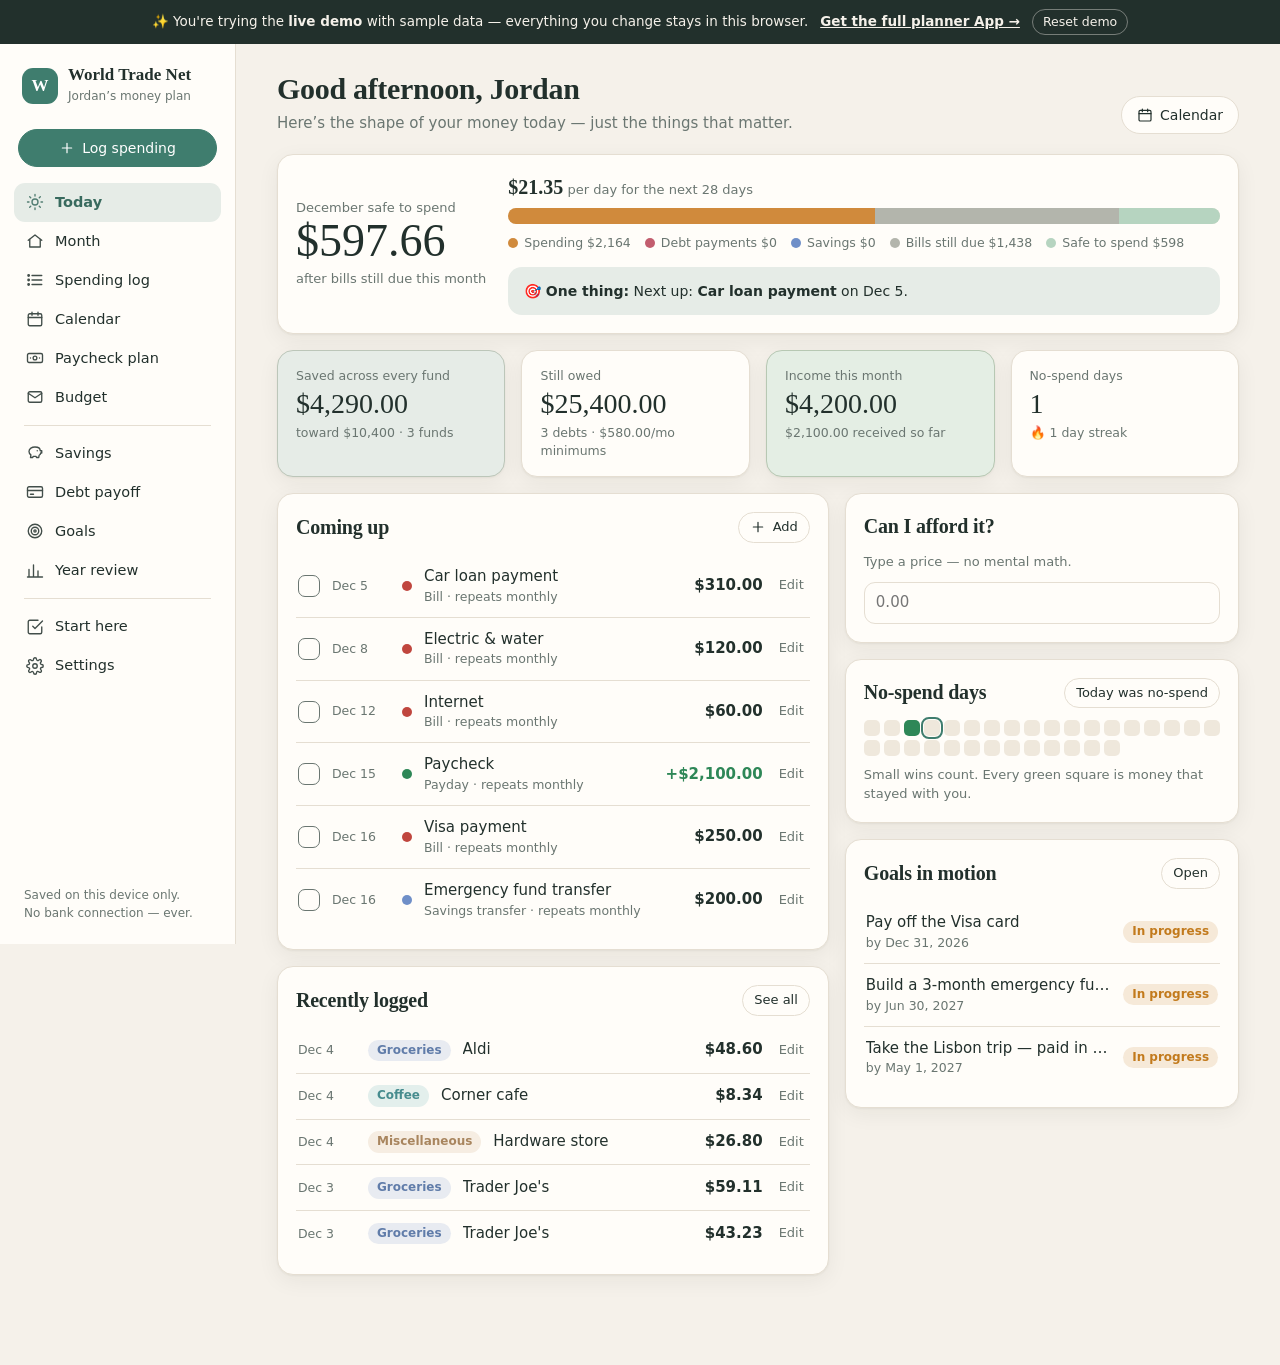
<file: demo/index.html>
<!doctype html>
<html lang="en" data-mode="demo">
<head>
<meta charset="utf-8">
<meta name="viewport" content="width=device-width,initial-scale=1,viewport-fit=cover">
<title>World Trade Net — Live Demo · ADHD Budget Planner</title>
<meta name="description" content="World Trade Net — an ADHD-friendly budget planner app: safe-to-spend, paycheck plan, bills calendar, savings, debt payoff and goals. Works online or offline. No bank connection.">
<meta name="theme-color" content="#f5f1ea">

<link rel="manifest" href="manifest.webmanifest"><link rel="icon" href="/assets/icon.svg" type="image/svg+xml"><link rel="apple-touch-icon" href="/assets/icon-192.png"><meta name="apple-mobile-web-app-capable" content="yes"><meta name="mobile-web-app-capable" content="yes"><meta name="apple-mobile-web-app-title" content="World Trade Net">
<style>:root{
  --bg:#f5f1ea;--panel:#fffdf9;--ink:#22302c;--muted:#6a7671;--line:#e5ded2;--soft:#efe8dc;
  --acc:#3f7d6e;--good:#2e8757;--warn:#c27a1c;--bad:#c0463e;
  --acc-soft:color-mix(in srgb,var(--acc) 13%,var(--panel));
  --acc-ink:color-mix(in srgb,var(--acc) 75%,var(--ink));
  --good-soft:color-mix(in srgb,var(--good) 13%,var(--panel));
  --warn-soft:color-mix(in srgb,var(--warn) 15%,var(--panel));
  --bad-soft:color-mix(in srgb,var(--bad) 12%,var(--panel));
  --shadow:0 1px 2px rgba(40,30,20,.05),0 6px 22px rgba(40,30,20,.06);
  --serif:"Iowan Old Style","Palatino Linotype",Palatino,Georgia,serif;
  --sans:system-ui,-apple-system,"Segoe UI",Roboto,"Helvetica Neue",Arial,sans-serif;
  --r:16px;
  color-scheme:light;
}
:root[data-theme=dark]{
  --bg:#121816;--panel:#1a2220;--ink:#e6eeeb;--muted:#97a6a0;--line:#2a3532;--soft:#212b28;
  --shadow:0 1px 2px rgba(0,0,0,.3),0 8px 24px rgba(0,0,0,.25);
  color-scheme:dark;
}
*{box-sizing:border-box}
html,body{margin:0;height:100%}
body{background:var(--bg);color:var(--ink);font:15px/1.45 var(--sans);-webkit-font-smoothing:antialiased}
button,input,select,textarea{font:inherit;color:inherit}
a{color:var(--acc-ink)}
h1,h2,h3{font-family:var(--serif);font-weight:600;letter-spacing:-.01em;margin:0}
h1{font-size:30px;line-height:1.15}
h2{font-size:20px}
h3{font-size:16px}
.muted{color:var(--muted)}
.small{font-size:13px}
.tiny{font-size:12px}
.num{font-variant-numeric:tabular-nums}
.money{font-family:var(--serif);font-variant-numeric:tabular-nums lining-nums}

/* layout */
.shell{display:grid;grid-template-columns:236px 1fr;min-height:100vh}
.side{position:sticky;top:0;height:100vh;overflow:auto;padding:22px 14px;border-right:1px solid var(--line);background:var(--panel);display:flex;flex-direction:column;gap:4px}
.brand{display:flex;gap:10px;align-items:center;padding:0 8px 14px}
.logo{width:36px;height:36px;border-radius:11px;background:var(--acc);color:#fff;display:grid;place-items:center;font:700 17px var(--serif)}
.brand b{font-family:var(--serif);font-size:17px;display:block;line-height:1.1}
.brand span{font-size:12px;color:var(--muted)}
.logbtn{margin:4px 4px 12px;justify-content:center}
.nav a{display:flex;align-items:center;gap:11px;padding:9px 12px;border-radius:11px;color:var(--ink);text-decoration:none;font-size:14.5px}
.nav a:hover{background:var(--soft)}
.nav a.on{background:var(--acc-soft);color:var(--acc-ink);font-weight:600}
.nav svg{width:18px;height:18px;flex:none;opacity:.85}
.nav .sep{height:1px;background:var(--line);margin:8px 10px}
.side-foot{margin-top:auto;padding:12px 10px 0;font-size:12px;color:var(--muted)}
.main{padding:28px clamp(16px,3.2vw,44px) 90px;max-width:1180px;width:100%}
.top{display:none}
.pagehead{display:flex;align-items:flex-end;justify-content:space-between;gap:16px;flex-wrap:wrap;margin-bottom:20px}
.pagehead p{margin:6px 0 0;color:var(--muted)}
.demo-bar{background:#22302c;color:#f5f1ea;--bg:#f5f1ea;font-size:13.5px;padding:9px 16px;display:flex;gap:12px;align-items:center;justify-content:center;flex-wrap:wrap;text-align:center}
.demo-bar a{color:var(--bg);font-weight:700}
.demo-bar button{background:transparent;border:1px solid color-mix(in srgb,var(--bg) 40%,transparent);color:var(--bg);border-radius:99px;padding:3px 10px;cursor:pointer;font-size:12.5px}

/* cards */
.grid{display:grid;gap:16px}
.g2{grid-template-columns:repeat(2,minmax(0,1fr))}
.g3{grid-template-columns:repeat(3,minmax(0,1fr))}
.g4{grid-template-columns:repeat(4,minmax(0,1fr))}
.g-7-5{grid-template-columns:minmax(0,7fr) minmax(0,5fr)}
.card{background:var(--panel);border:1px solid var(--line);border-radius:var(--r);padding:18px;box-shadow:var(--shadow);min-width:0}
.card>h2,.card>h3,.cardhead{margin-bottom:12px}
.cardhead{display:flex;justify-content:space-between;align-items:center;gap:10px}
.cardhead h2,.cardhead h3{margin:0}
.kpi{padding:16px 18px}
.kpi .label{font-size:12.5px;color:var(--muted);display:flex;gap:6px;align-items:center}
.kpi .val{font-family:var(--serif);font-size:28px;margin-top:4px;line-height:1.1;font-variant-numeric:tabular-nums}
.kpi .sub{font-size:12.5px;color:var(--muted);margin-top:4px}
.kpi.good{background:var(--good-soft);border-color:color-mix(in srgb,var(--good) 25%,var(--line))}
.kpi.acc{background:var(--acc-soft);border-color:color-mix(in srgb,var(--acc) 25%,var(--line))}
.kpi.warn{background:var(--warn-soft)}
.kpi.bad{background:var(--bad-soft)}
.hero-safe{display:flex;gap:22px;align-items:center;flex-wrap:wrap}
.hero-safe .big{font-family:var(--serif);font-size:46px;line-height:1;font-variant-numeric:tabular-nums}
.pos{color:var(--good)} .neg{color:var(--bad)}

/* buttons & forms */
.btn{display:inline-flex;align-items:center;gap:7px;border:1px solid var(--line);background:var(--panel);border-radius:99px;padding:8px 15px;cursor:pointer;font-size:14px;font-weight:500;text-decoration:none;color:var(--ink);white-space:nowrap}
.btn:hover{background:var(--soft)}
.btn.pri{background:var(--acc);border-color:var(--acc);color:#fff}
.btn.pri:hover{filter:brightness(1.06)}
.btn.sm{padding:5px 11px;font-size:13px}
.btn.ghost{border-color:transparent;background:transparent}
.btn.danger{color:var(--bad)}
.btn svg{width:16px;height:16px}
.link{background:none;border:0;padding:2px 4px;color:var(--muted);cursor:pointer;font-size:13px}
.link:hover{color:var(--acc-ink);text-decoration:underline}
.link.del:hover{color:var(--bad)}
label.f{display:block;font-size:12.5px;color:var(--muted);margin-bottom:12px}
label.f>span{display:block;margin-bottom:5px}
input[type=text],input[type=number],input[type=date],input[type=search],select,textarea{width:100%;background:var(--panel);border:1px solid var(--line);border-radius:11px;padding:9px 11px;font-size:15px;outline:none}
input:focus,select:focus,textarea:focus{border-color:var(--acc);box-shadow:0 0 0 3px var(--acc-soft)}
textarea{resize:vertical;min-height:70px}
.row{display:flex;gap:10px;align-items:center;flex-wrap:wrap}
.row>.grow{flex:1}
.frow{display:grid;grid-template-columns:1fr 1fr;gap:10px}
.seg{display:inline-flex;background:var(--soft);border-radius:99px;padding:3px;gap:2px;flex-wrap:wrap}
.seg button{border:0;background:transparent;border-radius:99px;padding:6px 13px;cursor:pointer;font-size:13.5px;color:var(--muted)}
.seg button.on{background:var(--panel);color:var(--ink);font-weight:600;box-shadow:0 1px 3px rgba(0,0,0,.08)}
.months{display:flex;gap:6px;flex-wrap:wrap}
.months button{border:1px solid var(--line);background:var(--panel);border-radius:99px;padding:5px 11px;font-size:13px;cursor:pointer}
.months button.on{background:var(--acc);border-color:var(--acc);color:#fff;font-weight:600}
.months button.now:not(.on){border-color:var(--acc)}

/* lists */
.list{display:flex;flex-direction:column}
.li{display:flex;align-items:center;gap:12px;padding:11px 2px;border-bottom:1px solid var(--line)}
.li:last-child{border-bottom:0}
.li .grow{flex:1;min-width:0}
.li .t{font-weight:500;overflow:hidden;text-overflow:ellipsis;white-space:nowrap}
.li .s{font-size:12.5px;color:var(--muted)}
.li .amt{font-variant-numeric:tabular-nums;font-weight:600;white-space:nowrap}
.dot{width:10px;height:10px;border-radius:50%;flex:none;display:inline-block}
.chk{width:22px;height:22px;border-radius:7px;border:1.5px solid var(--muted);display:grid;place-items:center;cursor:pointer;flex:none;background:transparent;padding:0}
.chk.on{background:var(--good);border-color:var(--good);color:#fff}
.chk svg{width:14px;height:14px}
.tag{display:inline-flex;align-items:center;gap:5px;padding:2px 9px;border-radius:99px;font-size:12px;font-weight:600;background:var(--soft);white-space:nowrap}
.pill-ns{background:var(--soft);color:var(--muted)}
.pill-ip{background:var(--warn-soft);color:var(--warn)}
.pill-dn{background:var(--good-soft);color:var(--good)}
.pill{cursor:pointer;border:0}
.date{font-size:12.5px;color:var(--muted);width:58px;flex:none}
.empty{padding:26px 10px;text-align:center;color:var(--muted);font-size:14px}
.empty b{display:block;color:var(--ink);font-family:var(--serif);font-size:17px;margin-bottom:4px}

/* bars */
.bar{height:10px;background:var(--soft);border-radius:99px;overflow:hidden;position:relative}
.bar>i{display:block;height:100%;border-radius:99px;background:var(--acc)}
.bar.thick{height:14px}
.stack{display:flex;height:16px;border-radius:99px;overflow:hidden;background:var(--soft)}
.stack>i{height:100%}
.legend{display:flex;gap:14px;flex-wrap:wrap;font-size:12.5px;color:var(--muted);margin-top:10px}
.legend span{display:inline-flex;gap:6px;align-items:center}
.bva .li{display:grid;grid-template-columns:150px 1fr 150px;gap:12px}
.bva .li .bar{height:12px}
.bva .over>i{background:var(--bad)}

/* table */
.tbl{width:100%;border-collapse:collapse;font-size:14px}
.tbl th{text-align:left;font-weight:600;font-size:12px;color:var(--muted);text-transform:uppercase;letter-spacing:.04em;padding:8px 8px;border-bottom:1px solid var(--line)}
.tbl td{padding:9px 8px;border-bottom:1px solid var(--line);vertical-align:middle}
.tbl tr:last-child td{border-bottom:0}
.tbl .r{text-align:right}
.tbl input{padding:6px 9px;font-size:14px}
.tblwrap{overflow-x:auto}

/* calendar */
.cal{display:grid;grid-template-columns:repeat(7,minmax(0,1fr));gap:6px}
.cal .dow{font-size:12px;color:var(--muted);text-align:center;padding-bottom:2px}
.cal .day{min-height:84px;border:1px solid var(--line);border-radius:12px;padding:6px 7px;background:var(--panel);cursor:pointer;display:flex;flex-direction:column;gap:3px;text-align:left;font-size:12px;overflow:hidden}
.cal .day:hover{border-color:var(--acc)}
.cal .day.blank{background:transparent;border-style:dashed;opacity:.35;cursor:default}
.cal .day.today{border:2px solid var(--acc)}
.cal .day .n{font-weight:600;font-size:13px}
.cal .ev{display:flex;align-items:center;gap:4px;white-space:nowrap;overflow:hidden;text-overflow:ellipsis;font-size:11.5px;line-height:1.25}
.cal .ev.paid{opacity:.5;text-decoration:line-through}
.cal .more{font-size:11px;color:var(--muted)}

/* donut */
.donutwrap{display:grid;grid-template-columns:200px 1fr;gap:20px;align-items:center}
.donut text{font-family:var(--serif);fill:var(--ink)}

/* steps */
.steps .li{gap:14px}
.stepn{width:30px;height:30px;border-radius:50%;background:var(--soft);display:grid;place-items:center;font-weight:700;font-size:13px;flex:none}
.stepn.done{background:var(--good);color:#fff}

/* modal */
.scrim{position:fixed;inset:0;background:rgba(15,20,18,.42);display:grid;place-items:center;padding:16px;z-index:50;animation:fade .15s}
.modal{background:var(--panel);border-radius:20px;box-shadow:0 20px 60px rgba(0,0,0,.25);width:min(480px,100%);max-height:92vh;overflow:auto;padding:22px}
.modal h2{margin-bottom:14px}
.modal .actions{display:flex;justify-content:flex-end;gap:8px;margin-top:6px}
@keyframes fade{from{opacity:0}}
.toast{position:fixed;left:50%;bottom:26px;transform:translateX(-50%);background:var(--ink);color:var(--bg);padding:10px 18px;border-radius:99px;font-size:14px;z-index:60;box-shadow:var(--shadow);animation:fade .2s}
.fab{display:none}
.mcat{display:none}
.li .s:empty{display:none}
.swatches{display:flex;gap:10px;flex-wrap:wrap}
.swatches button{width:34px;height:34px;border-radius:50%;border:3px solid var(--panel);box-shadow:0 0 0 1px var(--line);cursor:pointer}
.swatches button.on{box-shadow:0 0 0 2px var(--ink)}
.callout{background:var(--acc-soft);border-radius:14px;padding:14px 16px;font-size:14px}
.callout.warn{background:var(--warn-soft)}
.afford-res{margin-top:10px;font-size:14px;border-radius:12px;padding:10px 12px}
.ns-days{display:flex;gap:4px;flex-wrap:wrap;margin-top:10px}
.ns-days i{width:16px;height:16px;border-radius:5px;background:var(--soft);display:block}
.ns-days i.on{background:var(--good)}
.ns-days i.td{outline:2px solid var(--acc);outline-offset:1px}

@media (max-width:1050px){
  .g4{grid-template-columns:repeat(2,minmax(0,1fr))}
  .g-7-5,.g3{grid-template-columns:1fr}
}
@media (max-width:820px){
  .shell{grid-template-columns:1fr}
  .side{position:fixed;inset:0 auto 0 0;width:270px;z-index:40;transform:translateX(-102%);transition:transform .2s;box-shadow:var(--shadow)}
  .shell.open .side{transform:none}
  .shell.open::after{content:"";position:fixed;inset:0;background:rgba(0,0,0,.3);z-index:30}
  .top{display:flex;align-items:center;justify-content:space-between;padding:12px 16px;border-bottom:1px solid var(--line);background:var(--panel);position:sticky;top:0;z-index:20}
  .top b{font-family:var(--serif);font-size:17px}
  .main{padding:18px 16px 100px}
  h1{font-size:25px}
  .g2{grid-template-columns:1fr}
  .donutwrap{grid-template-columns:1fr;justify-items:center}
  .bva .li{grid-template-columns:1fr 110px;row-gap:6px}
  .bva .li .bar{grid-column:1/-1;grid-row:2}
  .cal{gap:3px}
  .cal .day{min-height:58px;padding:4px;border-radius:9px}
  .cal .ev span.lbl{display:none}
  .cal .ev{gap:0}
  .fab{display:inline-flex;position:fixed;right:18px;bottom:20px;z-index:25;box-shadow:0 8px 24px rgba(0,0,0,.2);padding:13px 20px;font-size:15px}
  .hero-safe .big{font-size:38px}
  .frow{grid-template-columns:1fr}
  .months{flex-wrap:nowrap;overflow-x:auto;scrollbar-width:none;flex:1;min-width:0}
  .months::-webkit-scrollbar{display:none}
  .li{gap:9px}
  .li>.dot,.li .cattag,.li .rep{display:none}
  .mcat{display:inline}
  .li .date{width:46px}
  .li .t{font-size:14.5px}
  .demo-bar{font-size:12.5px;padding:7px 12px}
}
@media (max-width:460px){.g4{grid-template-columns:1fr 1fr}.kpi .val{font-size:22px}}
@media (prefers-reduced-motion:reduce){*{animation:none!important;transition:none!important}}
@media print{.side,.top,.fab,.demo-bar{display:none!important}.shell{display:block}}
</style>
</head>
<body>
<noscript><p style="padding:24px;font-family:sans-serif">World Trade Net needs JavaScript turned on to run.</p></noscript>
<script>(() => {
'use strict';
const MODE = document.documentElement.dataset.mode || 'app'; // demo | app | offline
const KEY = 'worldtradenet:' + (MODE === 'demo' ? 'demo' : 'main') + ':v1';
const ETSY = 'https://www.etsy.com/listing/4601047837/adhd-budget-planner-app-paycheck-budget';

/* ---------- helpers ---------- */
const $ = (s, el = document) => el.querySelector(s);
const uid = () => Math.random().toString(36).slice(2, 10);
const pad = n => String(n).padStart(2, '0');
const iso = d => d.getFullYear() + '-' + pad(d.getMonth() + 1) + '-' + pad(d.getDate());
const today = () => iso(new Date());
const parse = s => { const [y, m, d] = s.split('-').map(Number); return new Date(y, m - 1, d || 1); };
const ymOf = s => s.slice(0, 7);
const thisYM = () => today().slice(0, 7);
const daysIn = ym => { const [y, m] = ym.split('-').map(Number); return new Date(y, m, 0).getDate(); };
const addMonths = (ym, n) => { const d = parse(ym + '-01'); d.setMonth(d.getMonth() + n); return iso(d).slice(0, 7); };
const MONTHS = ['January','February','March','April','May','June','July','August','September','October','November','December'];
const MON = MONTHS.map(m => m.slice(0, 3));
const monthName = ym => MONTHS[+ym.slice(5, 7) - 1] + ' ' + ym.slice(0, 4);
const shortDate = s => MON[+s.slice(5, 7) - 1] + ' ' + (+s.slice(8, 10));
const esc = s => String(s ?? '').replace(/[&<>"']/g, c => ({'&':'&amp;','<':'&lt;','>':'&gt;','"':'&quot;',"'":'&#39;'}[c]));
const sum = (a, f = x => x) => a.reduce((t, x) => t + (+f(x) || 0), 0);
const num = v => { const n = parseFloat(String(v).replace(/[^0-9.\-]/g, '')); return isFinite(n) ? n : 0; };
const clamp = (v, a, b) => Math.max(a, Math.min(b, v));

const CURRENCIES = [['USD','US Dollar'],['GBP','British Pound'],['EUR','Euro'],['CAD','Canadian Dollar'],['AUD','Australian Dollar'],['NZD','New Zealand Dollar'],['INR','Indian Rupee'],['PKR','Pakistani Rupee'],['AED','UAE Dirham'],['SGD','Singapore Dollar'],['ZAR','South African Rand'],['JPY','Japanese Yen'],['MXN','Mexican Peso'],['PHP','Philippine Peso'],['NGN','Nigerian Naira']];
const ACCENTS = [['Sage','#3f7d6e'],['Lavender','#7a68b8'],['Clay','#b8673f'],['Ocean','#2f6f9f'],['Rose','#b8506e'],['Forest','#3e7a3a'],['Charcoal','#4a5560']];
const PALETTE = ['#3f7d6e','#d08a3c','#6f8fc8','#c25d6e','#8a6fbf','#5aa07a','#d4b04a','#4fa3a6','#b47a5a','#7c8a95','#e07a5f','#9bb06a','#a55b9c','#5f7fa8','#c99a6b'];

let fmtCache = {};
const money = (v, opt = {}) => {
  const c = S.settings.currency;
  const k = c + (opt.round ? 'r' : '');
  if (!fmtCache[k]) {
    try { fmtCache[k] = new Intl.NumberFormat(undefined, { style: 'currency', currency: c, maximumFractionDigits: opt.round ? 0 : 2, minimumFractionDigits: opt.round ? 0 : 2 }); }
    catch { fmtCache[k] = { format: n => c + ' ' + n.toFixed(2) }; }
  }
  return fmtCache[k].format(v || 0);
};

/* ---------- icons ---------- */
const P = {
  today:'<circle cx="12" cy="12" r="4"/><path d="M12 2v2M12 20v2M4.9 4.9l1.4 1.4M17.7 17.7l1.4 1.4M2 12h2M20 12h2M4.9 19.1l1.4-1.4M17.7 6.3l1.4-1.4"/>',
  home:'<path d="M3 11l9-7 9 7"/><path d="M5 10v10h14V10"/>',
  list:'<path d="M8 6h13M8 12h13M8 18h13"/><circle cx="3.5" cy="6" r="1"/><circle cx="3.5" cy="12" r="1"/><circle cx="3.5" cy="18" r="1"/>',
  cal:'<rect x="3" y="5" width="18" height="16" rx="2"/><path d="M3 10h18M8 3v4M16 3v4"/>',
  pay:'<rect x="2" y="6" width="20" height="12" rx="2"/><circle cx="12" cy="12" r="2.5"/><path d="M6 12h.01M18 12h.01"/>',
  env:'<rect x="3" y="5" width="18" height="14" rx="2"/><path d="M3 7l9 6 9-6"/>',
  save:'<path d="M19 9c0-3-3-5-7-5S4 6 4 10c0 2 1 3.5 2.5 4.5L6 18h3l.5-1.5h4L14 18h3l.5-3c1-.5 2-1.5 2-3h1.5V9z"/><path d="M15 9h.01"/>',
  debt:'<rect x="2" y="5" width="20" height="14" rx="2"/><path d="M2 10h20M6 15h4"/>',
  goal:'<circle cx="12" cy="12" r="9"/><circle cx="12" cy="12" r="5"/><circle cx="12" cy="12" r="1.5"/>',
  year:'<path d="M4 20V10M10 20V4M16 20v-8M22 20H2"/>',
  gear:'<circle cx="12" cy="12" r="3"/><path d="M19.4 15a1.7 1.7 0 0 0 .3 1.8l.1.1a2 2 0 1 1-2.8 2.8l-.1-.1a1.7 1.7 0 0 0-1.8-.3 1.7 1.7 0 0 0-1 1.5V21a2 2 0 1 1-4 0v-.1a1.7 1.7 0 0 0-1.1-1.5 1.7 1.7 0 0 0-1.8.3l-.1.1a2 2 0 1 1-2.8-2.8l.1-.1a1.7 1.7 0 0 0 .3-1.8 1.7 1.7 0 0 0-1.5-1H3a2 2 0 1 1 0-4h.1a1.7 1.7 0 0 0 1.5-1.1 1.7 1.7 0 0 0-.3-1.8l-.1-.1a2 2 0 1 1 2.8-2.8l.1.1a1.7 1.7 0 0 0 1.8.3H9a1.7 1.7 0 0 0 1-1.5V3a2 2 0 1 1 4 0v.1a1.7 1.7 0 0 0 1 1.5 1.7 1.7 0 0 0 1.8-.3l.1-.1a2 2 0 1 1 2.8 2.8l-.1.1a1.7 1.7 0 0 0-.3 1.8V9a1.7 1.7 0 0 0 1.5 1H21a2 2 0 1 1 0 4h-.1a1.7 1.7 0 0 0-1.5 1z"/>',
  start:'<path d="M9 11l3 3L22 4"/><path d="M21 12v7a2 2 0 0 1-2 2H5a2 2 0 0 1-2-2V5a2 2 0 0 1 2-2h11"/>',
  plus:'<path d="M12 5v14M5 12h14"/>',
  check:'<path d="M20 6L9 17l-5-5"/>',
  menu:'<path d="M3 6h18M3 12h18M3 18h18"/>',
  left:'<path d="M15 18l-6-6 6-6"/>', right:'<path d="M9 18l6-6-6-6"/>',
  dl:'<path d="M12 3v12M7 10l5 5 5-5M5 21h14"/>', up:'<path d="M12 21V9M7 14l5-5 5 5M5 3h14"/>',
};
const ic = n => `<svg viewBox="0 0 24 24" fill="none" stroke="currentColor" stroke-width="1.8" stroke-linecap="round" stroke-linejoin="round">${P[n]}</svg>`;

/* ---------- state ---------- */
const DEFAULT_CATS = [
  ['Rent / Mortgage','needs',1450],['Utilities','needs',180],['Groceries','needs',450],['Transportation','needs',140],['Insurance','needs',120],['Phone & Internet','needs',105],
  ['Dining Out','wants',160],['Coffee','wants',40],['Shopping & Clothing','wants',90],['Entertainment','wants',60],['Subscriptions','wants',45],['Personal Care','wants',50],['Health & Fitness','wants',45],['Gifts','wants',40],['Miscellaneous','wants',40]
];
function blankState() {
  return {
    v: 1,
    settings: { name: '', currency: 'USD', theme: 'auto', accent: '#3f7d6e', created: today() },
    categories: DEFAULT_CATS.map(([name, group, budget], i) => ({ id: 'c' + i, name, group, budget, color: PALETTE[i % PALETTE.length] })),
    months: {}, tx: [], events: [], funds: [], debts: [], goals: [], nospend: {},
    debtPlan: { strategy: 'avalanche', extra: 0 },
  };
}
let S;
function load() {
  try { const raw = localStorage.getItem(KEY); if (raw) { S = Object.assign(blankState(), JSON.parse(raw)); return; } } catch (e) {}
  S = MODE === 'demo' ? sampleState() : blankState();
  save();
}
let saveT;
function save() { clearTimeout(saveT); saveT = setTimeout(() => { try { localStorage.setItem(KEY, JSON.stringify(S)); } catch (e) { toast('Could not save — browser storage is full or blocked'); } }, 60); }
const cat = id => S.categories.find(c => c.id === id);
const fund = id => S.funds.find(f => f.id === id);
const debt = id => S.debts.find(d => d.id === id);

/* ---------- sample data (demo) ---------- */
function sampleState() {
  const s = blankState();
  s.settings.name = 'Jordan';
  const now = new Date(); const Y = now.getFullYear(); const curM = now.getMonth();
  let seed = 7; const rnd = () => (seed = (seed * 9301 + 49297) % 233280) / 233280;
  const C = n => s.categories.find(c => c.name === n).id;
  s.funds = [
    { id: 'f1', name: 'Emergency fund', saved: 2400, target: 6000, date: (Y + 1) + '-06-30', color: '#3f7d6e' },
    { id: 'f2', name: 'Lisbon trip', saved: 1250, target: 3000, date: (Y + 1) + '-05-01', color: '#d08a3c' },
    { id: 'f3', name: 'New laptop', saved: 640, target: 1400, date: '', color: '#6f8fc8' },
  ];
  s.debts = [
    { id: 'd1', name: 'Visa credit card', balance: 3200, original: 4200, apr: 22.9, min: 150, color: '#c25d6e' },
    { id: 'd2', name: 'Car loan', balance: 12800, original: 18000, apr: 6.5, min: 310, color: '#8a6fbf' },
    { id: 'd3', name: 'Student loan', balance: 9400, original: 15000, apr: 4.5, min: 120, color: '#5aa07a' },
  ];
  s.debtPlan = { strategy: 'avalanche', extra: 100 };
  s.goals = [
    { id: 'g1', title: 'Pay off the Visa card', status: 'ip', date: Y + '-12-31', note: 'Extra $100 a month on top of the minimum.' },
    { id: 'g2', title: 'Build a 3-month emergency fund', status: 'ip', date: (Y + 1) + '-06-30', note: '' },
    { id: 'g3', title: 'Take the Lisbon trip — paid in cash', status: 'ip', date: (Y + 1) + '-05-01', note: 'Flights booked, saving for the rest.' },
    { id: 'g4', title: 'Start investing 10% of income', status: 'ns', date: (Y + 1) + '-01-01', note: '' },
    { id: 'g5', title: 'Cancel unused subscriptions', status: 'dn', date: Y + '-03-01', note: 'Saved $34 a month.' },
  ];
  const ev = (title, kind, day, amount, repeat, extra = {}) => s.events.push(Object.assign({ id: uid(), title, kind, date: Y + '-01-' + pad(day), amount, repeat, paid: {} }, extra));
  ev('Paycheck', 'payday', 1, 2100, 'monthly');
  ev('Paycheck', 'payday', 15, 2100, 'monthly');
  ev('Rent', 'bill', 1, 1450, 'monthly', { catId: C('Rent / Mortgage') });
  ev('Electric & water', 'bill', 8, 120, 'monthly', { catId: C('Utilities') });
  ev('Internet', 'bill', 12, 60, 'monthly', { catId: C('Phone & Internet') });
  ev('Phone bill', 'bill', 18, 45, 'monthly', { catId: C('Phone & Internet') });
  ev('Car insurance', 'bill', 22, 120, 'monthly', { catId: C('Insurance') });
  ev('Streaming', 'bill', 20, 18, 'monthly', { catId: C('Subscriptions') });
  ev('Gym membership', 'bill', 25, 45, 'monthly', { catId: C('Health & Fitness') });
  ev('Visa payment', 'bill', 16, 250, 'monthly', { debtId: 'd1' });
  ev('Car loan payment', 'bill', 5, 310, 'monthly', { debtId: 'd2' });
  ev('Student loan', 'bill', 28, 120, 'monthly', { debtId: 'd3' });
  ev('Emergency fund transfer', 'transfer', 16, 200, 'monthly', { fundId: 'f1' });
  ev('Lisbon trip transfer', 'transfer', 16, 150, 'monthly', { fundId: 'f2' });
  ev('Car registration renewal', 'note', 18, 0, 'none', { date: Y + '-' + pad(curM + 1) + '-18' });

  const shops = { 'Groceries': ['Trader Joe\'s', 'Whole Foods', 'Costco run', 'Farmers market', 'Aldi'], 'Dining Out': ['Tacos with friends', 'Date night', 'Pizza night', 'Sushi lunch'], 'Coffee': ['Corner cafe', 'Latte', 'Coffee beans'], 'Transportation': ['Gas', 'Rideshare', 'Parking'], 'Shopping & Clothing': ['New sneakers', 'Target run', 'Jacket'], 'Entertainment': ['Movie night', 'Concert tickets', 'Bowling'], 'Personal Care': ['Haircut', 'Skincare'], 'Gifts': ['Birthday gift'], 'Miscellaneous': ['Hardware store', 'Post office'] };
  const freq = { 'Groceries': [4, 40, 95], 'Dining Out': [2.5, 18, 55], 'Coffee': [5, 5, 9], 'Transportation': [3, 18, 50], 'Shopping & Clothing': [1, 25, 85], 'Entertainment': [1, 15, 45], 'Personal Care': [1, 20, 45], 'Gifts': [0.4, 25, 60], 'Miscellaneous': [1, 8, 35] };
  for (let m = 0; m <= curM; m++) {
    const ym = Y + '-' + pad(m + 1); const lastDay = m === curM ? now.getDate() : daysIn(ym);
    s.months[ym] = { incomePlan: 4200, budgets: {}, note: '' };
    for (const [name, [n, lo, hi]] of Object.entries(freq)) {
      const count = Math.floor(n + rnd() * 1.4);
      for (let i = 0; i < count; i++) {
        const day = 1 + Math.floor(rnd() * lastDay);
        const list = shops[name];
        s.tx.push({ id: uid(), date: ym + '-' + pad(day), type: 'expense', catId: C(name), name: list[Math.floor(rnd() * list.length)], amount: Math.round((lo + rnd() * (hi - lo)) * 100) / 100, note: '' });
      }
    }
    // mark recurring events as paid up to today (creates linked transactions)
    for (const e of s.events) for (const d of occurrences(e, ym)) if (d <= today() && e.kind !== 'note') markPaid(e, d, true, s, true);
    for (let d = 1; d <= lastDay; d++) if (rnd() < 0.22) s.nospend[ym + '-' + pad(d)] = true;
  }
  s.funds.forEach((f, i) => f.saved = [2400, 1250, 640][i]);
  s.debts.forEach((d, i) => d.balance = [3200, 12800, 9400][i]);
  s.months[thisYM()].note = 'Cutting back on takeout this month — putting the difference toward the Visa card.';
  return s;
}

/* ---------- calendar engine ---------- */
function occurrences(e, ym) {
  const out = []; const start = e.date; const last = ym + '-' + pad(daysIn(ym));
  if (start > last) return out;
  if (e.until && e.until < ym + '-01') return out;
  const add = d => { if (ymOf(d) === ym && d >= start && (!e.until || d <= e.until)) out.push(d); };
  if (e.repeat === 'monthly') { const day = Math.min(+start.slice(8, 10), daysIn(ym)); add(ym + '-' + pad(day)); }
  else if (e.repeat === 'weekly' || e.repeat === 'biweekly') {
    const step = e.repeat === 'weekly' ? 7 : 14; const d0 = parse(start); const first = parse(ym + '-01');
    let k = Math.max(0, Math.floor((first - d0) / 864e5 / step) - 1); let d = new Date(d0); d.setDate(d0.getDate() + k * step);
    while (iso(d) <= last) { add(iso(d)); d.setDate(d.getDate() + step); }
  } else if (e.repeat === 'yearly') { if (start.slice(5, 7) === ym.slice(5, 7)) add(ym + start.slice(7)); }
  else add(start);
  return out;
}
function monthEvents(ym) {
  const list = [];
  for (const e of S.events) for (const d of occurrences(e, ym)) list.push({ e, date: d, paid: !!e.paid[d] });
  return list.sort((a, b) => a.date.localeCompare(b.date) || (a.e.kind === 'payday' ? -1 : 1));
}
function markPaid(e, d, on, st = S, silent) {
  e.paid = e.paid || {};
  const src = e.id + '@' + d;
  if (on) {
    e.paid[d] = true;
    if (e.kind === 'note' || !e.amount) return;
    if (st.tx.some(t => t.src === src)) return;
    const t = { id: uid(), date: d, name: e.title, amount: +e.amount, note: '', src };
    if (e.kind === 'payday') t.type = 'income';
    else if (e.fundId) { t.type = 'saving'; t.fundId = e.fundId; const f = st.funds.find(x => x.id === e.fundId); if (f) f.saved += +e.amount; }
    else if (e.debtId) { t.type = 'debt'; t.debtId = e.debtId; const db = st.debts.find(x => x.id === e.debtId); if (db) db.balance = Math.max(0, db.balance - e.amount); }
    else { t.type = 'expense'; t.catId = e.catId || (st.categories.find(c => c.name === 'Miscellaneous') || st.categories[0]).id; }
    if (!silent || d <= today()) st.tx.push(t);
  } else {
    delete e.paid[d];
    const t = st.tx.find(x => x.src === src); if (t) removeTx(t, st);
  }
}
function applyTx(t, dir, st = S) {
  if (t.type === 'saving') { const f = st.funds.find(x => x.id === t.fundId); if (f) f.saved = Math.max(0, f.saved + dir * t.amount); }
  if (t.type === 'debt') { const d = st.debts.find(x => x.id === t.debtId); if (d) d.balance = Math.max(0, d.balance - dir * t.amount); }
}
function removeTx(t, st = S) { applyTx(t, -1, st); st.tx = st.tx.filter(x => x !== t); if (t.src) { const [eid, d] = t.src.split('@'); const e = st.events.find(x => x.id === eid); if (e) delete e.paid[d]; } }

/* ---------- money math ---------- */
function monthData(ym) {
  const m = S.months[ym] || {};
  const txs = S.tx.filter(t => ymOf(t.date) === ym);
  const received = sum(txs.filter(t => t.type === 'income'), t => t.amount);
  const evs = monthEvents(ym);
  const paydayExpected = sum(evs.filter(x => x.e.kind === 'payday'), x => x.e.amount);
  const planned = m.incomePlan || paydayExpected;
  const unpaidPaydays = sum(evs.filter(x => x.e.kind === 'payday' && !x.paid), x => x.e.amount);
  const income = Math.max(planned, received + unpaidPaydays, received);
  const expense = sum(txs.filter(t => t.type === 'expense'), t => t.amount);
  const saving = sum(txs.filter(t => t.type === 'saving'), t => t.amount);
  const debtPaid = sum(txs.filter(t => t.type === 'debt'), t => t.amount);
  const spent = expense + saving + debtPaid;
  const upcoming = evs.filter(x => !x.paid && x.e.kind !== 'payday' && x.e.kind !== 'note' && x.e.amount > 0);
  const upcomingTotal = sum(upcoming, x => x.e.amount);
  const safe = income - spent - upcomingTotal;
  const byCat = {};
  for (const t of txs) if (t.type === 'expense') byCat[t.catId] = (byCat[t.catId] || 0) + t.amount;
  const budgets = {}; for (const c of S.categories) budgets[c.id] = (m.budgets && m.budgets[c.id] != null) ? m.budgets[c.id] : c.budget;
  const isCur = ym === thisYM(); const daysLeft = isCur ? daysIn(ym) - new Date().getDate() + 1 : (ym > thisYM() ? daysIn(ym) : 0);
  return { ym, txs, received, planned, income, expense, saving, debtPaid, spent, upcoming, upcomingTotal, safe, byCat, budgets, daysLeft, perDay: daysLeft ? safe / daysLeft : 0, evs };
}
function simulate(strategy, extra, rollover = true) {
  const ds = S.debts.filter(d => d.balance > 0).map(d => ({ id: d.id, bal: +d.balance, apr: +d.apr, min: +d.min, paidOff: null, interest: 0 }));
  const totalMin = sum(ds, d => d.min); let month = 0, totalInt = 0;
  const order = () => ds.filter(d => d.bal > 0.005).sort(strategy === 'snowball' ? (a, b) => a.bal - b.bal : (a, b) => b.apr - a.apr || a.bal - b.bal);
  while (ds.some(d => d.bal > 0.005) && month < 600) {
    month++;
    for (const d of ds) if (d.bal > 0.005) { const i = d.bal * d.apr / 1200; d.bal += i; d.interest += i; totalInt += i; }
    let budget = rollover ? totalMin + extra : 0;
    for (const d of ds) if (d.bal > 0.005) { const p = Math.min(d.min, d.bal); d.bal -= p; if (rollover) budget -= p; }
    if (rollover) for (const d of order()) { if (budget <= 0) break; const p = Math.min(budget, d.bal); d.bal -= p; budget -= p; }
    for (const d of ds) if (d.bal <= 0.005 && d.paidOff == null) { d.bal = 0; d.paidOff = month; }
  }
  return { months: month, stuck: month >= 600, totalInt, ds };
}
function streak() { let n = 0; const d = new Date(); if (!S.nospend[iso(d)]) d.setDate(d.getDate() - 1); while (S.nospend[iso(d)]) { n++; d.setDate(d.getDate() - 1); } return n; }

/* ---------- charts ---------- */
function donut(parts, center, sub) {
  const total = sum(parts, p => p.v); const R = 80, r = 54, cx = 100, cy = 100; let a = -Math.PI / 2; let out = '';
  if (!total) out = `<circle cx="${cx}" cy="${cy}" r="${(R + r) / 2}" fill="none" stroke="var(--soft)" stroke-width="${R - r}"/>`;
  for (const p of parts) {
    if (!p.v) continue; const frac = p.v / total; const a2 = a + frac * Math.PI * 2 - (frac < 1 ? 0.012 : 0);
    if (frac >= 0.999) { out += `<circle cx="${cx}" cy="${cy}" r="${(R + r) / 2}" fill="none" stroke="${p.c}" stroke-width="${R - r}"/>`; break; }
    const large = a2 - a > Math.PI ? 1 : 0; const pt = (rad, ang) => [cx + rad * Math.cos(ang), cy + rad * Math.sin(ang)].map(n => n.toFixed(2)).join(' ');
    out += `<path d="M${pt(R, a)} A${R} ${R} 0 ${large} 1 ${pt(R, a2)} L${pt(r, a2)} A${r} ${r} 0 ${large} 0 ${pt(r, a)}Z" fill="${p.c}"><title>${esc(p.l)}: ${money(p.v)}</title></path>`;
    a += frac * Math.PI * 2;
  }
  return `<svg class="donut" viewBox="0 0 200 200" width="190" height="190" role="img">${out}<text x="100" y="98" text-anchor="middle" font-size="19">${esc(center)}</text><text x="100" y="118" text-anchor="middle" font-size="11" style="font-family:var(--sans);fill:var(--muted)">${esc(sub)}</text></svg>`;
}
function columns(rows, keys, h = 190) {
  const max = Math.max(1, ...rows.flatMap(r => keys.map(k => r[k.k]))); const W = 640, pad = 34, bw = (W - pad) / rows.length;
  let g = ''; for (let i = 0; i <= 3; i++) { const y = 10 + (h - 30) * i / 3; g += `<line x1="${pad}" x2="${W}" y1="${y}" y2="${y}" stroke="var(--line)"/><text x="${pad - 6}" y="${y + 4}" text-anchor="end" font-size="10" fill="var(--muted)">${money(max * (1 - i / 3), { round: true }).replace(/\.00$/, '')}</text>`; }
  rows.forEach((r, i) => {
    const inner = bw * 0.7 / keys.length; keys.forEach((k, j) => {
      const v = r[k.k]; const bh = (h - 30) * v / max; const x = pad + i * bw + bw * 0.15 + j * inner;
      g += `<rect x="${x.toFixed(1)}" y="${(10 + h - 30 - bh).toFixed(1)}" width="${(inner - 2).toFixed(1)}" height="${Math.max(0, bh).toFixed(1)}" rx="3" fill="${k.c}"><title>${r.l} · ${k.l}: ${money(v)}</title></rect>`;
    });
    g += `<text x="${(pad + i * bw + bw / 2).toFixed(1)}" y="${h - 4}" text-anchor="middle" font-size="11" fill="var(--muted)">${r.l}</text>`;
  });
  return `<svg viewBox="0 0 ${W} ${h}" width="100%" style="font-family:var(--sans);display:block">${g}</svg><div class="legend">${keys.map(k => `<span><i class="dot" style="background:${k.c}"></i>${k.l}</span>`).join('')}</div>`;
}
const bar = (pct, color, cls = '') => `<div class="bar ${cls}"><i style="width:${clamp(pct, 0, 100).toFixed(1)}%;${color ? 'background:' + color : ''}"></i></div>`;

/* ---------- UI state ---------- */
let view = 'today', viewYM = thisYM(), calYM = thisYM(), txFilter = { q: '', type: 'all', cat: 'all' };
const NAV = [
  ['today', 'Today', 'today'], ['month', 'Month', 'home'], ['spending', 'Spending log', 'list'], ['calendar', 'Calendar', 'cal'], ['paychecks', 'Paycheck plan', 'pay'], ['budget', 'Budget', 'env'],
  '-', ['savings', 'Savings', 'save'], ['debt', 'Debt payoff', 'debt'], ['goals', 'Goals', 'goal'], ['year', 'Year review', 'year'], '-', ['start', 'Start here', 'start'], ['settings', 'Settings', 'gear'],
];
function shell() {
  const demo = MODE === 'demo' ? `<div class="demo-bar"><span>✨ You're trying the <b>live demo</b> with sample data — everything you change stays in this browser.</span><a href="${ETSY}" target="_blank" rel="noopener">Get the full planner App →</a><button data-act="demo-reset">Reset demo</button></div>` : '';
  document.body.innerHTML = `${demo}<div class="shell" id="shell">
  <aside class="side"><div class="brand"><div class="logo">W</div><div><b>World Trade Net</b><span id="who"></span></div></div>
    <button class="btn pri logbtn" data-act="log">${ic('plus')} Log spending</button>
    <nav class="nav">${NAV.map(n => n === '-' ? '<div class="sep"></div>' : `<a href="#${n[0]}" data-view="${n[0]}">${ic(n[2])}${n[1]}</a>`).join('')}</nav>
    <div class="side-foot">Saved on this device only.<br>No bank connection — ever.</div></aside>
  <div><div class="top"><button class="btn ghost" data-act="menu" aria-label="Menu">${ic('menu')}</button><b>World Trade Net</b><button class="btn ghost" data-act="theme" aria-label="Theme">◐</button></div>
  <main class="main" id="main"></main></div>
  <button class="btn pri fab" data-act="log">${ic('plus')} Log</button></div>`;
}
function applyTheme() {
  const t = S.settings.theme; const dark = t === 'dark' || (t === 'auto' && matchMedia('(prefers-color-scheme: dark)').matches);
  document.documentElement.dataset.theme = dark ? 'dark' : 'light';
  document.documentElement.style.setProperty('--acc', S.settings.accent || '#3f7d6e');
  const mt = document.querySelector('meta[name=theme-color]'); if (mt) mt.content = dark ? '#121816' : '#f5f1ea';
}
function render() {
  applyTheme();
  $('#who').textContent = S.settings.name ? S.settings.name + '’s money plan' : 'ADHD budget planner';
  document.querySelectorAll('.nav a').forEach(a => a.classList.toggle('on', a.dataset.view === view));
  $('#shell').classList.remove('open');
  const fn = VIEWS[view] || VIEWS.today; $('#main').innerHTML = fn();
  const afterFn = AFTER[view]; if (afterFn) afterFn();
}
function go(v) { view = v; if (location.hash !== '#' + v) history.replaceState(null, '', '#' + v); render(); window.scrollTo(0, 0); }
const head = (title, sub, right = '') => `<div class="pagehead"><div><h1>${title}</h1>${sub ? `<p>${sub}</p>` : ''}</div><div class="row">${right}</div></div>`;
const monthPicker = (ym, act) => { const y = ym.slice(0, 4); return `<div class="row" style="margin-bottom:16px"><button class="btn sm ghost" data-act="${act}" data-v="${addMonths(ym, -1)}">${ic('left')}</button><div class="months">${MON.map((m, i) => { const v = y + '-' + pad(i + 1); return `<button class="${v === ym ? 'on' : ''} ${v === thisYM() ? 'now' : ''}" data-act="${act}" data-v="${v}">${m}</button>`; }).join('')}</div><button class="btn sm ghost" data-act="${act}" data-v="${addMonths(ym, 1)}">${ic('right')}</button><span class="muted small">${y}</span></div>`; };
const empty = (t, s, btn = '') => `<div class="empty"><b>${t}</b>${s}${btn ? `<div style="margin-top:12px">${btn}</div>` : ''}</div>`;
const statusPill = s => ({ ns: '<span class="tag pill-ns">Not started</span>', ip: '<span class="tag pill-ip">In progress</span>', dn: '<span class="tag pill-dn">Done</span>' })[s];
const kindDot = e => e.kind === 'payday' ? 'var(--good)' : e.kind === 'transfer' ? '#6f8fc8' : e.kind === 'note' ? 'var(--muted)' : 'var(--bad)';
function eventRow(x, showDate = true) {
  const e = x.e; const sign = e.kind === 'payday' ? '+' : '';
  const late = !x.paid && x.date < today() && e.kind !== 'note';
  return `<div class="li">${e.kind === 'note' ? '<span style="width:22px"></span>' : `<button class="chk ${x.paid ? 'on' : ''}" data-act="paid" data-id="${e.id}" data-d="${x.date}" title="Mark ${e.kind === 'payday' ? 'received' : 'paid'}">${x.paid ? ic('check') : ''}</button>`}
    ${showDate ? `<span class="date">${x.date === today() ? 'Today' : shortDate(x.date)}</span>` : ''}<i class="dot" style="background:${kindDot(e)}"></i>
    <div class="grow"><div class="t">${esc(e.title)}</div><div class="s">${e.kind === 'payday' ? 'Payday' : e.kind === 'transfer' ? 'Savings transfer' : e.kind === 'note' ? 'Reminder' : 'Bill'}${e.repeat !== 'none' ? '<span class="rep"> · repeats ' + e.repeat + '</span>' : ''}${late ? ' · <b style="color:var(--bad)">overdue</b>' : ''}</div></div>
    ${e.amount ? `<span class="amt ${e.kind === 'payday' ? 'pos' : ''}">${sign}${money(e.amount)}</span>` : ''}<button class="link" data-act="event" data-id="${e.id}">Edit</button></div>`;
}
function txRow(t) {
  const c = t.type === 'expense' ? cat(t.catId) : null; const label = t.type === 'income' ? 'Income' : t.type === 'saving' ? (fund(t.fundId)?.name || 'Savings') : t.type === 'debt' ? (debt(t.debtId)?.name || 'Debt') : (c?.name || 'Uncategorized');
  const color = t.type === 'income' ? 'var(--good)' : t.type === 'saving' ? (fund(t.fundId)?.color || '#6f8fc8') : t.type === 'debt' ? (debt(t.debtId)?.color || 'var(--bad)') : (c?.color || 'var(--muted)');
  return `<div class="li"><span class="date">${shortDate(t.date)}</span><span class="tag cattag" style="background:color-mix(in srgb,${color} 16%,var(--panel));color:color-mix(in srgb,${color} 80%,var(--ink))">${esc(label)}</span><div class="grow"><div class="t">${esc(t.name || label)}</div><div class="s"><span class="mcat"><i class="dot" style="background:${color};width:7px;height:7px"></i> ${esc(label)}${t.note ? ' · ' : ''}</span>${esc(t.note)}</div></div><span class="amt ${t.type === 'income' ? 'pos' : ''}">${t.type === 'income' ? '+' : ''}${money(t.amount)}</span><button class="link" data-act="tx" data-id="${t.id}">Edit</button></div>`;
}

/* ---------- views ---------- */
const VIEWS = {};
const AFTER = {};
VIEWS.today = () => {
  const md = monthData(thisYM()); const nm = S.settings.name;
  const fundsSaved = sum(S.funds, f => f.saved), fundsTarget = sum(S.funds, f => f.target);
  const owed = sum(S.debts, d => d.balance); const mins = sum(S.debts, d => d.min);
  const next = md.evs.filter(x => !x.paid && x.e.kind !== 'note' && x.date >= today()).slice(0, 6);
  const overdue = md.evs.filter(x => !x.paid && x.e.kind !== 'note' && x.date < today());
  const recent = S.tx.filter(t => t.date <= today()).sort((a, b) => b.date.localeCompare(a.date)).slice(0, 5);
  const goals = S.goals.filter(g => g.status === 'ip');
  const h = new Date().getHours(); const hi = h < 12 ? 'Good morning' : h < 18 ? 'Good afternoon' : 'Good evening';
  const ym = thisYM(); const dim = daysIn(ym); const tdNum = new Date().getDate();
  const nsCount = Object.keys(S.nospend).filter(k => ymOf(k) === ym).length;
  const lateBill = overdue.find(x => x.e.kind !== 'payday'), latePay = overdue.find(x => x.e.kind === 'payday');
  const onething = lateBill ? `Pay <b>${esc(lateBill.e.title)}</b> (${money(lateBill.e.amount)}) — it was due ${shortDate(lateBill.date)}.` : latePay ? `Did <b>${esc(latePay.e.title)}</b> arrive on ${shortDate(latePay.date)}? Tick it off so your numbers stay right.` : next[0] ?  `Next up: <b>${esc(next[0].e.title)}</b> on ${next[0].date === today() ? 'today' : shortDate(next[0].date)}.` : !md.txs.length ? 'Log one purchase today — that’s the whole job.' : 'You’re all caught up. Enjoy your day.';
  return head(`${hi}${nm ? ', ' + esc(nm) : ''}`, 'Here’s the shape of your money today — just the things that matter.', `<button class="btn" data-act="go" data-v="calendar">${ic('cal')} Calendar</button>`) +
  `<div class="card" style="margin-bottom:16px"><div class="hero-safe"><div><div class="muted small">${MONTHS[new Date().getMonth()]} safe to spend</div><div class="big ${md.safe < 0 ? 'neg' : ''}">${money(md.safe)}</div><div class="muted small" style="margin-top:6px">after bills still due this month</div></div>
   <div style="flex:1;min-width:240px"><div class="row" style="justify-content:space-between;margin-bottom:6px"><span class="small"><b class="money" style="font-size:20px">${money(Math.max(0, md.perDay))}</b> <span class="muted">per day for the next ${md.daysLeft} day${md.daysLeft === 1 ? '' : 's'}</span></span></div>
   ${spendStack(md)}<div class="callout" style="margin-top:14px">🎯 <b>One thing:</b> ${onething}</div></div></div></div>
  <div class="grid g4" style="margin-bottom:16px">
   <div class="card kpi acc"><div class="label">Saved across every fund</div><div class="val">${money(fundsSaved)}</div><div class="sub">toward ${money(fundsTarget, { round: true })} · ${S.funds.length} funds</div></div>
   <div class="card kpi"><div class="label">Still owed</div><div class="val">${money(owed)}</div><div class="sub">${S.debts.length} debts · ${money(mins)}/mo minimums</div></div>
   <div class="card kpi good"><div class="label">Income this month</div><div class="val">${money(md.income)}</div><div class="sub">${money(md.received)} received so far</div></div>
   <div class="card kpi"><div class="label">No-spend days</div><div class="val">${nsCount}</div><div class="sub">${streak() ? '🔥 ' + streak() + ' day streak' : 'start a streak today'}</div></div></div>
  <div class="grid g-7-5"><div class="grid" style="align-content:start">
   <div class="card"><div class="cardhead"><h2>Coming up</h2><button class="btn sm" data-act="event">${ic('plus')} Add</button></div>
    ${overdue.length ? `<div class="callout warn small" style="margin-bottom:8px">${overdue.length} item${overdue.length > 1 ? 's' : ''} past due — tick ${overdue.length > 1 ? 'them' : 'it'} off once ${overdue.every(x => x.e.kind === 'payday') ? 'received' : 'done'}.</div>` + overdue.map(x => eventRow(x)).join('') : ''}
    ${next.length ? '<div class="list">' + next.map(x => eventRow(x)).join('') + '</div>' : (overdue.length ? '' : empty('Nothing due', 'Add bills and paydays on the calendar and they’ll show up here.', `<button class="btn sm pri" data-act="go" data-v="calendar">Open calendar</button>`))}</div>
   <div class="card"><div class="cardhead"><h2>Recently logged</h2><button class="btn sm" data-act="go" data-v="spending">See all</button></div>${recent.length ? '<div class="list">' + recent.map(txRow).join('') + '</div>' : empty('No spending logged yet', 'Tap “Log spending” after your next purchase — it takes 5 seconds.')}</div>
  </div><div class="grid" style="align-content:start">
   <div class="card"><h2>Can I afford it?</h2><p class="muted small" style="margin:0 0 10px">Type a price — no mental math.</p><div class="row"><input type="number" id="afford" placeholder="0.00" inputmode="decimal" class="grow" style="max-width:none;flex:1"></div><div id="affordres"></div></div>
   <div class="card"><div class="cardhead"><h2>No-spend days</h2><button class="btn sm ${S.nospend[today()] ? 'pri' : ''}" data-act="nospend">${S.nospend[today()] ? '✓ Today counted' : 'Today was no-spend'}</button></div>
    <div class="ns-days">${Array.from({ length: dim }, (_, i) => { const d = ym + '-' + pad(i + 1); return `<i class="${S.nospend[d] ? 'on' : ''} ${i + 1 === tdNum ? 'td' : ''}" title="${shortDate(d)}"></i>`; }).join('')}</div><p class="muted small" style="margin:10px 0 0">Small wins count. Every green square is money that stayed with you.</p></div>
   <div class="card"><div class="cardhead"><h2>Goals in motion</h2><button class="btn sm" data-act="go" data-v="goals">Open</button></div>${goals.length ? '<div class="list">' + goals.slice(0, 4).map(g => `<div class="li"><div class="grow"><div class="t">${esc(g.title)}</div>${g.date ? `<div class="s">by ${shortDate(g.date)}, ${g.date.slice(0, 4)}</div>` : ''}</div>${statusPill(g.status)}</div>`).join('') + '</div>' : empty('No goals yet', 'What is all this budgeting for? Add one.')}</div>
  </div></div>`;
};
AFTER.today = () => {
  const inp = $('#afford'); if (!inp) return;
  inp.addEventListener('input', () => {
    const v = num(inp.value); const md = monthData(thisYM()); const r = $('#affordres');
    if (!v) { r.innerHTML = ''; return; }
    const left = md.safe - v; const pd = md.daysLeft ? left / md.daysLeft : left;
    r.innerHTML = left >= 0 ? `<div class="afford-res" style="background:var(--good-soft)">✅ <b>Yes.</b> You’d still have ${money(left)} safe to spend — about ${money(pd)} a day for the rest of the month.</div>`
      : `<div class="afford-res" style="background:var(--bad-soft)">⏸️ <b>Not this month.</b> It would put you ${money(-left)} over. Try a savings fund for it instead.</div>`;
  });
};
function spendStack(md) {
  const parts = [['Spending', md.expense, '#d08a3c'], ['Debt payments', md.debtPaid, '#c25d6e'], ['Savings', md.saving, '#6f8fc8'], ['Bills still due', md.upcomingTotal, 'color-mix(in srgb,var(--muted) 45%,var(--soft))'], ['Safe to spend', Math.max(0, md.safe), 'color-mix(in srgb,var(--good) 35%,var(--panel))']];
  const tot = Math.max(md.income, sum(parts, p => p[1])) || 1;
  return `<div class="stack">${parts.map(p => p[1] > 0 ? `<i style="width:${(p[1] / tot * 100).toFixed(2)}%;background:${p[2]}" title="${p[0]}: ${money(p[1])}"></i>` : '').join('')}</div><div class="legend">${parts.map(p => `<span><i class="dot" style="background:${p[2]}"></i>${p[0]} ${money(p[1], { round: true })}</span>`).join('')}</div>`;
}
VIEWS.month = () => {
  const md = monthData(viewYM); const m = S.months[viewYM] || {};
  const parts = S.categories.map(c => ({ l: c.name, v: md.byCat[c.id] || 0, c: c.color })).filter(p => p.v).sort((a, b) => b.v - a.v);
  const top = parts.slice(0, 1)[0];
  const needs = sum(S.categories.filter(c => c.group === 'needs'), c => md.byCat[c.id] || 0), wants = md.expense - needs;
  return head(monthName(viewYM), 'Income vs. spending, where the money went, and what’s left.', `<button class="btn" data-act="income">Set expected income</button>`) + monthPicker(viewYM, 'vym') +
  `<div class="grid g4" style="margin-bottom:16px">
   <div class="card kpi good"><div class="label">Income</div><div class="val">${money(md.income)}</div><div class="sub">${md.planned ? 'expected ' + money(md.planned, { round: true }) : 'set your expected income'}</div></div>
   <div class="card kpi"><div class="label">Total going out</div><div class="val">${money(md.spent)}</div><div class="sub">${money(md.expense, { round: true })} spending · ${money(md.saving + md.debtPaid, { round: true })} saving & debt</div></div>
   <div class="card kpi"><div class="label">Bills still due</div><div class="val">${money(md.upcomingTotal)}</div><div class="sub">${md.upcoming.length} unpaid</div></div>
   <div class="card kpi ${md.safe < 0 ? 'bad' : 'acc'}"><div class="label">Safe to spend</div><div class="val">${money(md.safe)}</div><div class="sub">${md.daysLeft && viewYM === thisYM() ? money(Math.max(0, md.perDay)) + ' a day left' : viewYM < thisYM() ? (md.safe >= 0 ? 'left over 🎉' : 'over budget') : 'planned'}</div></div></div>
  <div class="card" style="margin-bottom:16px"><h2>Where it’s going</h2>${spendStack(md)}</div>
  <div class="grid g2" style="margin-bottom:16px">
   <div class="card"><h2>Spending by category</h2>${parts.length ? `<div class="donutwrap">${donut(parts, money(md.expense, { round: true }), 'spent')}<div class="list">${parts.slice(0, 8).map(p => `<div class="li" style="padding:6px 0"><i class="dot" style="background:${p.c}"></i><div class="grow small">${esc(p.l)}</div><span class="small num">${money(p.v)} · ${Math.round(p.v / md.expense * 100)}%</span></div>`).join('')}</div></div>` : empty('No spending yet', 'Logged purchases will appear here as a chart.')}</div>
   <div class="card"><h2>Needs vs. wants</h2>${md.expense ? `<div style="margin:6px 0 14px">${bar(needs / md.expense * 100, '#3f7d6e', 'thick')}</div><div class="row" style="justify-content:space-between"><span><i class="dot" style="background:#3f7d6e"></i> Needs <b>${money(needs)}</b></span><span>Wants <b>${money(wants)}</b> <i class="dot" style="background:var(--soft)"></i></span></div>` : '<p class="muted">Nothing logged yet.</p>'}
    ${top ? `<div class="callout" style="margin-top:16px">💡 Biggest category: <b>${esc(top.l)}</b> at ${money(top.v)}. ${budgetTip(md)}</div>` : ''}
    <h3 style="margin:18px 0 8px">Notes for this month</h3><textarea id="mnote" placeholder="Anything worth remembering…">${esc(m.note || '')}</textarea></div></div>
  <div class="card"><div class="cardhead"><h2>Budget vs. actual</h2><button class="btn sm" data-act="go" data-v="budget">Edit budgets</button></div>${bvaList(md)}</div>`;
};
AFTER.month = () => { const t = $('#mnote'); if (t) t.addEventListener('input', () => { (S.months[viewYM] ||= { budgets: {} }).note = t.value; save(); }); };
function budgetTip(md) {
  const over = S.categories.filter(c => md.budgets[c.id] && (md.byCat[c.id] || 0) > md.budgets[c.id]);
  return over.length ? `${over.length} categor${over.length > 1 ? 'ies are' : 'y is'} over budget: ${over.slice(0, 3).map(c => esc(c.name)).join(', ')}.` : 'Every category is within budget. Nice.';
}
function bvaList(md) {
  const rows = S.categories.filter(c => md.budgets[c.id] || md.byCat[c.id]);
  if (!rows.length) return empty('No budgets yet', 'Set a monthly amount for each category on the Budget page.');
  return `<div class="list bva">${rows.map(c => { const b = md.budgets[c.id] || 0, a = md.byCat[c.id] || 0; const over = b && a > b; return `<div class="li"><span class="small"><i class="dot" style="background:${c.color}"></i> ${esc(c.name)}</span>${bar(b ? a / b * 100 : 100, over ? '' : c.color, over ? 'over' : '')}<span class="small num" style="text-align:right">${money(a, { round: true })} / ${money(b, { round: true })} ${over ? '<b class="neg">over</b>' : b ? `<span class="muted">${money(b - a, { round: true })} left</span>` : ''}</span></div>`; }).join('')}</div>`;
}
VIEWS.spending = () => {
  const md = monthData(viewYM);
  let txs = md.txs.slice().sort((a, b) => b.date.localeCompare(a.date));
  if (txFilter.type !== 'all') txs = txs.filter(t => t.type === txFilter.type);
  if (txFilter.cat !== 'all') txs = txs.filter(t => t.catId === txFilter.cat);
  if (txFilter.q) { const q = txFilter.q.toLowerCase(); txs = txs.filter(t => (t.name + ' ' + t.note).toLowerCase().includes(q)); }
  const out = txs.filter(t => t.type !== 'income');
  return head('Spending log', 'Every dollar you’ve tracked this month, in one place.', `<button class="btn" data-act="csv">${ic('dl')} Export CSV</button><button class="btn pri" data-act="log">${ic('plus')} Log spending</button>`) + monthPicker(viewYM, 'vym') +
  `<div class="grid g3" style="margin-bottom:16px"><div class="card kpi"><div class="label">Entries</div><div class="val">${txs.length}</div></div><div class="card kpi"><div class="label">Total going out</div><div class="val">${money(sum(out, t => t.amount))}</div></div><div class="card kpi"><div class="label">Average purchase</div><div class="val">${money(out.length ? sum(out, t => t.amount) / out.length : 0)}</div></div></div>
  <div class="card"><div class="row" style="margin-bottom:10px"><input type="search" id="q" placeholder="Search…" value="${esc(txFilter.q)}" style="flex:1;min-width:160px">
   <select id="ftype" style="width:auto">${[['all', 'All types'], ['expense', 'Spending'], ['income', 'Income'], ['saving', 'Savings'], ['debt', 'Debt payments']].map(([v, l]) => `<option value="${v}" ${txFilter.type === v ? 'selected' : ''}>${l}</option>`).join('')}</select>
   <select id="fcat" style="width:auto"><option value="all">All categories</option>${S.categories.map(c => `<option value="${c.id}" ${txFilter.cat === c.id ? 'selected' : ''}>${esc(c.name)}</option>`).join('')}</select></div>
   ${txs.length ? '<div class="list">' + txs.map(txRow).join('') + '</div>' : empty('Nothing here yet', 'Log a purchase and it’ll land in this list.', `<button class="btn pri sm" data-act="log">Log spending</button>`)}</div>`;
};
AFTER.spending = () => {
  const q = $('#q'); q.addEventListener('input', () => { txFilter.q = q.value; const p = q.selectionStart; render(); const n = $('#q'); n.focus(); n.setSelectionRange(p, p); });
  $('#ftype').addEventListener('change', e => { txFilter.type = e.target.value; render(); });
  $('#fcat').addEventListener('change', e => { txFilter.cat = e.target.value; render(); });
};
VIEWS.calendar = () => {
  const ym = calYM; const first = parse(ym + '-01'); const lead = (first.getDay() + 6) % 7; const dim = daysIn(ym);
  const evs = monthEvents(ym); const byDay = {}; evs.forEach(x => (byDay[x.date] ||= []).push(x));
  let cells = ['Mon', 'Tue', 'Wed', 'Thu', 'Fri', 'Sat', 'Sun'].map(d => `<div class="dow">${d}</div>`).join('');
  for (let i = 0; i < lead; i++) cells += '<div class="day blank"></div>';
  for (let d = 1; d <= dim; d++) {
    const ds = ym + '-' + pad(d); const list = byDay[ds] || [];
    cells += `<button class="day ${ds === today() ? 'today' : ''}" data-act="newevent" data-d="${ds}"><span class="n">${d}</span>${list.slice(0, 3).map(x => `<span class="ev ${x.paid ? 'paid' : ''}"><i class="dot" style="background:${kindDot(x.e)};width:7px;height:7px"></i><span class="lbl">&nbsp;${esc(x.e.title)}</span></span>`).join('')}${list.length > 3 ? `<span class="more">+${list.length - 3} more</span>` : ''}</button>`;
  }
  const inc = sum(evs.filter(x => x.e.kind === 'payday'), x => x.e.amount), out = sum(evs.filter(x => x.e.kind === 'bill' || x.e.kind === 'transfer'), x => x.e.amount);
  return head('Calendar', 'Bills, paydays, savings transfers and little reminders — tap any day to add one.', `<button class="btn pri" data-act="event">${ic('plus')} Add bill or payday</button>`) +
  `<div class="grid g-7-5"><div class="card"><div class="cardhead"><div class="row"><button class="btn sm ghost" data-act="cym" data-v="${addMonths(ym, -1)}">${ic('left')}</button><h2>${monthName(ym)}</h2><button class="btn sm ghost" data-act="cym" data-v="${addMonths(ym, 1)}">${ic('right')}</button></div><button class="btn sm" data-act="cym" data-v="${thisYM()}">Today</button></div>
   <div class="cal">${cells}</div><div class="legend"><span><i class="dot" style="background:var(--good)"></i>Payday</span><span><i class="dot" style="background:var(--bad)"></i>Bill</span><span><i class="dot" style="background:#6f8fc8"></i>Savings transfer</span><span><i class="dot" style="background:var(--muted)"></i>Reminder</span></div></div>
   <div class="grid" style="align-content:start"><div class="grid g2"><div class="card kpi good"><div class="label">Coming in</div><div class="val">${money(inc, { round: true })}</div></div><div class="card kpi"><div class="label">Scheduled out</div><div class="val">${money(out, { round: true })}</div></div></div>
   <div class="card"><h2>This month</h2>${evs.length ? '<div class="list">' + evs.map(x => eventRow(x)).join('') + '</div>' : empty('Your month is empty', 'Add rent, paydays and subscriptions once — set them to repeat and you’re done forever.')}<p class="muted tiny" style="margin:10px 0 0">Ticking a bill off records it as a payment automatically.</p></div></div></div>`;
};
VIEWS.paychecks = () => {
  const ym = viewYM; const evs = monthEvents(ym);
  const pays = evs.filter(x => x.e.kind === 'payday');
  const outs = evs.filter(x => x.e.kind === 'bill' || x.e.kind === 'transfer');
  let body;
  if (!pays.length) body = `<div class="card">${empty('Add your paydays first', 'Put your paycheck on the calendar (weekly, every two weeks or monthly) and this page splits your bills between paychecks automatically.', `<button class="btn pri sm" data-act="event" data-kind="payday">Add a payday</button>`)}</div>`;
  else {
    const groups = pays.map((p, i) => ({ p, from: i === 0 ? ym + '-01' : p.date, to: pays[i + 1] ? pays[i + 1].date : ym + '-32', items: [] }));
    for (const o of outs) { const g = groups.find(g => o.date >= g.from && o.date < g.to) || groups[0]; g.items.push(o); }
    body = `<div class="grid g2">${groups.map((g, i) => { const tot = sum(g.items, x => x.e.amount); const left = g.p.e.amount - tot; return `<div class="card"><div class="cardhead"><div><h2>Paycheck ${i + 1} · ${shortDate(g.p.date)}</h2><div class="muted small">${esc(g.p.e.title)}</div></div><span class="money pos" style="font-size:22px">${money(g.p.e.amount)}</span></div>
     <div class="muted small" style="margin-bottom:4px">Covers bills due ${i === 0 && g.p.date > ym + '-01' ? 'from the 1st' : 'from ' + shortDate(g.from)} until the next payday</div>
     ${g.items.length ? '<div class="list">' + g.items.map(x => eventRow(x)).join('') + '</div>' : '<p class="muted small">No bills in this window.</p>'}
     <div style="margin-top:12px">${bar(g.p.e.amount ? tot / g.p.e.amount * 100 : 0, left < 0 ? 'var(--bad)' : '')}</div>
     <div class="row" style="justify-content:space-between;margin-top:8px"><span class="small muted">Bills & transfers ${money(tot)}</span><span class="small">Left for spending <b class="${left < 0 ? 'neg' : 'pos'}">${money(left)}</b></span></div></div>`; }).join('')}</div>
     <div class="callout" style="margin-top:16px">💡 Each bill is assigned to the paycheck you’ll have <i>before</i> it’s due. If one paycheck goes negative, move a bill’s due date or shift a savings transfer to the bigger paycheck.</div>`;
  }
  return head('Paycheck plan', 'Give every paycheck a job — see exactly which bills each one covers.', `<button class="btn" data-act="event" data-kind="payday">${ic('plus')} Add payday</button>`) + monthPicker(ym, 'vym') + body;
};
VIEWS.budget = () => {
  const md = monthData(viewYM); const groups = [['needs', 'Needs — the must-pays'], ['wants', 'Wants — the fun stuff']];
  const totalBudget = sum(S.categories, c => md.budgets[c.id]); const plannedOut = sum(S.events.filter(e => e.fundId || e.debtId), e => occurrences(e, viewYM).length * e.amount);
  const leftToAssign = md.income - totalBudget - plannedOut;
  return head('Budget', 'Give each category a monthly amount (an “envelope”). Change one month only, or your default for every month.', `<button class="btn" data-act="cat">${ic('plus')} Add category</button>`) + monthPicker(viewYM, 'vym') +
  `<div class="grid g4" style="margin-bottom:16px"><div class="card kpi good"><div class="label">Income</div><div class="val">${money(md.income, { round: true })}</div></div><div class="card kpi"><div class="label">Budgeted to categories</div><div class="val">${money(totalBudget, { round: true })}</div></div><div class="card kpi"><div class="label">Savings & debt transfers</div><div class="val">${money(plannedOut, { round: true })}</div></div><div class="card kpi ${leftToAssign < 0 ? 'bad' : 'acc'}"><div class="label">Left to give a job</div><div class="val">${money(leftToAssign, { round: true })}</div><div class="sub">${leftToAssign < 0 ? 'budget is bigger than income' : leftToAssign < 1 ? 'every dollar has a job 🎉' : 'assign it or send it to savings'}</div></div></div>` +
  groups.map(([g, title]) => { const cs = S.categories.filter(c => c.group === g); return `<div class="card" style="margin-bottom:16px"><h2>${title}</h2><div class="tblwrap"><table class="tbl"><thead><tr><th>Category</th><th class="r">This month</th><th class="r">Spent</th><th style="width:28%">Progress</th><th class="r">Left</th><th></th></tr></thead><tbody>${cs.map(c => { const b = md.budgets[c.id] || 0, a = md.byCat[c.id] || 0; return `<tr><td><i class="dot" style="background:${c.color}"></i> ${esc(c.name)}</td><td class="r"><input type="number" class="bud" data-id="${c.id}" value="${b}" style="width:110px;text-align:right"></td><td class="r num">${money(a)}</td><td>${bar(b ? a / b * 100 : 0, a > b && b ? 'var(--bad)' : c.color)}</td><td class="r num ${b - a < 0 ? 'neg' : ''}">${money(b - a)}</td><td class="r"><button class="link" data-act="cat" data-id="${c.id}">Edit</button></td></tr>`; }).join('')}</tbody><tfoot><tr><td><b>Total</b></td><td class="r"><b>${money(sum(cs, c => md.budgets[c.id]))}</b></td><td class="r"><b>${money(sum(cs, c => md.byCat[c.id] || 0))}</b></td><td colspan="3"></td></tr></tfoot></table></div></div>`; }).join('') +
  `<p class="muted small">Typing an amount changes <b>${monthName(viewYM)}</b> only. To change your default for all months, use Edit on the category.</p>`;
};
AFTER.budget = () => document.querySelectorAll('.bud').forEach(inp => inp.addEventListener('change', () => { const m = (S.months[viewYM] ||= { budgets: {} }); (m.budgets ||= {})[inp.dataset.id] = num(inp.value); save(); render(); }));
VIEWS.savings = () => {
  const saved = sum(S.funds, f => f.saved), target = sum(S.funds, f => f.target);
  return head('Savings', 'Money you’re setting aside, one fund at a time.', `<button class="btn pri" data-act="fund">${ic('plus')} New fund</button>`) +
  `<div class="grid g3" style="margin-bottom:16px"><div class="card kpi good"><div class="label">Saved so far</div><div class="val">${money(saved)}</div></div><div class="card kpi"><div class="label">Combined target</div><div class="val">${money(target)}</div></div><div class="card kpi acc"><div class="label">Overall progress</div><div class="val">${target ? Math.round(saved / target * 100) : 0}%</div></div></div>` +
  (S.funds.length ? `<div class="grid g2">${S.funds.map(f => { const pct = f.target ? f.saved / f.target * 100 : 0; const togo = Math.max(0, f.target - f.saved); let pace = ''; if (f.date && togo > 0) { const mo = Math.max(1, (parse(f.date).getFullYear() - new Date().getFullYear()) * 12 + parse(f.date).getMonth() - new Date().getMonth()); pace = `About <b>${money(togo / mo)}/mo</b> to reach it by ${shortDate(f.date)}, ${f.date.slice(0, 4)}`; } return `<div class="card"><div class="cardhead"><h3><i class="dot" style="background:${f.color}"></i> ${esc(f.name)}</h3><div><button class="link" data-act="addmoney" data-id="${f.id}">+ Add money</button><button class="link" data-act="fund" data-id="${f.id}">Edit</button></div></div>
    <div class="money" style="font-size:24px">${money(f.saved)} <span class="muted small" style="font-family:var(--sans)">of ${money(f.target)}</span></div><div style="margin:10px 0 8px">${bar(pct, f.color, 'thick')}</div>
    <div class="row small" style="justify-content:space-between"><span><b>${Math.round(pct)}%</b> there${pct >= 100 ? ' 🎉' : ''}</span><span class="muted">${money(togo)} to go</span></div>${pace ? `<div class="muted small" style="margin-top:6px">${pace}</div>` : ''}</div>`; }).join('')}</div>` : `<div class="card">${empty('No savings funds yet', 'Emergency cushion, a trip, a new laptop — make a fund for each and watch them fill.', `<button class="btn pri sm" data-act="fund">Create your first fund</button>`)}</div>`);
};
VIEWS.debt = () => {
  const owed = sum(S.debts, d => d.balance), mins = sum(S.debts, d => d.min);
  const avgApr = owed ? sum(S.debts, d => d.apr * d.balance) / owed : 0;
  const { strategy, extra } = S.debtPlan; const sim = simulate(strategy, +extra || 0); const base = simulate(strategy, 0, false); const alt = simulate(strategy === 'avalanche' ? 'snowball' : 'avalanche', +extra || 0);
  const when = n => { const ym = addMonths(thisYM(), n); return MON[+ym.slice(5) - 1] + ' ' + ym.slice(0, 4); };
  const order = sim.ds.slice().sort((a, b) => a.paidOff - b.paidOff);
  return head('Debt payoff', 'Every balance, your payoff plan, and roughly when each one will be gone.', `<button class="btn pri" data-act="debt">${ic('plus')} New debt</button>`) +
  `<div class="grid g4" style="margin-bottom:16px"><div class="card kpi"><div class="label">Total still owed</div><div class="val">${money(owed)}</div></div><div class="card kpi"><div class="label">Minimums each month</div><div class="val">${money(mins)}</div></div><div class="card kpi"><div class="label">Average interest</div><div class="val">${avgApr.toFixed(1)}%</div></div><div class="card kpi ${sim.stuck ? 'bad' : 'good'}"><div class="label">Debt-free date</div><div class="val">${S.debts.length ? (sim.stuck ? 'Never*' : when(sim.months)) : '—'}</div><div class="sub">${sim.stuck ? 'minimums don’t cover interest' : S.debts.length ? sim.months + ' months away' : ''}</div></div></div>` +
  (S.debts.length ? `<div class="grid g-7-5"><div class="grid" style="align-content:start">${S.debts.map(d => { const s = sim.ds.find(x => x.id === d.id); const orig = Math.max(d.original || d.balance, d.balance); const pct = orig ? (1 - d.balance / orig) * 100 : 0; const focus = order.find(x => x.bal !== undefined) && order[0]?.id === d.id; return `<div class="card"><div class="cardhead"><h3><i class="dot" style="background:${d.color || 'var(--bad)'}"></i> ${esc(d.name)} ${focus ? '<span class="tag pill-ip">Focus first</span>' : ''}</h3><div><button class="link" data-act="paydebt" data-id="${d.id}">+ Payment</button><button class="link" data-act="debt" data-id="${d.id}">Edit</button></div></div>
     <div class="small"><b class="money" style="font-size:20px">${money(d.balance)}</b> owed · ${d.apr}% APR · ${money(d.min)}/mo</div><div style="margin:10px 0 8px">${bar(pct, d.color)}</div>
     <div class="row small" style="justify-content:space-between"><span class="muted">${Math.round(pct)}% paid off</span><span>${d.balance <= 0 ? '<b class="pos">Paid off 🎉</b>' : s && s.paidOff ? 'Clear by <b>' + when(s.paidOff) + '</b>' : '—'}</span></div></div>`; }).join('')}</div>
    <div class="grid" style="align-content:start"><div class="card"><h2>Your payoff plan</h2><p class="muted small" style="margin:4px 0 12px">Which debt gets your extra money first?</p>
     <div class="seg" style="margin-bottom:14px"><button class="${strategy === 'avalanche' ? 'on' : ''}" data-act="strat" data-v="avalanche">Highest interest first</button><button class="${strategy === 'snowball' ? 'on' : ''}" data-act="strat" data-v="snowball">Smallest balance first</button></div>
     <label class="f"><span>Extra I can pay each month (on top of minimums)</span><input type="number" id="extra" value="${extra || 0}"></label>
     <div class="list">${order.map((x, i) => `<div class="li"><span class="stepn">${i + 1}</span><div class="grow">${esc(debt(x.id).name)}</div><span class="small">${x.paidOff ? when(x.paidOff) : '—'}</span></div>`).join('')}</div>
     ${!sim.stuck ? `<div class="callout" style="margin-top:14px">💸 This plan pays <b>${money(sim.totalInt, { round: true })}</b> in interest. ${base.stuck ? 'Minimums alone would never finish.' : `Minimums only: ${money(base.totalInt, { round: true })} over ${base.months} months — <b>you save ${money(Math.max(0, base.totalInt - sim.totalInt), { round: true })}</b> and ${Math.max(0, base.months - sim.months)} months.`}</div>
     <p class="muted tiny" style="margin:10px 0 0">The ${strategy === 'avalanche' ? 'smallest-balance (snowball)' : 'highest-interest (avalanche)'} method would cost ${money(alt.totalInt, { round: true })} and take ${alt.months} months. Estimates only — your lender’s numbers may differ.</p>` : '<div class="callout warn" style="margin-top:14px">At least one minimum payment is smaller than its monthly interest. Raise the payment or add extra to see a payoff date.</div>'}</div></div></div>` : `<div class="card">${empty('No debts added', 'Add a credit card or loan to get a payoff date and a plan.', `<button class="btn pri sm" data-act="debt">Add a debt</button>`)}</div>`);
};
AFTER.debt = () => { const x = $('#extra'); if (x) x.addEventListener('change', () => { S.debtPlan.extra = num(x.value); save(); render(); }); };
VIEWS.goals = () => {
  const c = s => S.goals.filter(g => g.status === s).length;
  return head('Goals', 'The bigger picture — what all this planning is working toward.', `<button class="btn pri" data-act="goal">${ic('plus')} New goal</button>`) +
  `<div class="grid g3" style="margin-bottom:16px"><div class="card kpi"><div class="label">Not started</div><div class="val">${c('ns')}</div></div><div class="card kpi warn"><div class="label">In progress</div><div class="val">${c('ip')}</div></div><div class="card kpi good"><div class="label">Done</div><div class="val">${c('dn')}</div></div></div>
  <div class="card">${S.goals.length ? '<div class="list">' + S.goals.slice().sort((a, b) => 'ipnsdn'.indexOf(a.status) - 'ipnsdn'.indexOf(b.status)).map(g => `<div class="li"><div class="grow"><div class="t">${esc(g.title)}</div><div class="s">${g.date ? 'by ' + shortDate(g.date) + ', ' + g.date.slice(0, 4) : 'no date'}${g.note ? ' · ' + esc(g.note) : ''}</div></div><button class="tag pill pill-${g.status}" data-act="cycle" data-id="${g.id}" title="Tap to change status">${({ ns: 'Not started', ip: 'In progress', dn: 'Done' })[g.status]}</button><button class="link" data-act="goal" data-id="${g.id}">Edit</button></div>`).join('') + '</div>' : empty('No goals yet', 'Big or small — “pay off the Visa”, “three months of rent saved”.', `<button class="btn pri sm" data-act="goal">Add a goal</button>`)}
  <p class="muted tiny" style="margin:10px 0 0">Tap a status pill to cycle it: not started → in progress → done.</p></div>`;
};
VIEWS.year = () => {
  const y = viewYM.slice(0, 4); const rows = MON.map((l, i) => { const md = monthData(y + '-' + pad(i + 1)); const hasData = md.txs.length > 0; return { l, ym: y + '-' + pad(i + 1), inc: hasData ? md.received : 0, out: hasData ? md.spent : 0, exp: md.expense, sav: md.saving, dbt: md.debtPaid, hasData }; });
  const T = k => sum(rows, r => r[k]); const catTotals = S.categories.map(c => ({ c, v: sum(S.tx.filter(t => t.type === 'expense' && t.catId === c.id && t.date.startsWith(y)), t => t.amount) })).filter(x => x.v).sort((a, b) => b.v - a.v);
  const active = rows.filter(r => r.hasData).length || 1;
  return head('Year review — ' + y, 'Your whole year at a glance: what came in, what went out, and where.', `<button class="btn sm ghost" data-act="vym" data-v="${(+y - 1)}-01">${ic('left')} ${+y - 1}</button><button class="btn sm ghost" data-act="vym" data-v="${(+y + 1)}-01">${+y + 1} ${ic('right')}</button>`) +
  `<div class="grid g4" style="margin-bottom:16px"><div class="card kpi good"><div class="label">Income received</div><div class="val">${money(T('inc'), { round: true })}</div></div><div class="card kpi"><div class="label">Spending</div><div class="val">${money(T('exp'), { round: true })}</div><div class="sub">avg ${money(T('exp') / active, { round: true })}/mo</div></div><div class="card kpi acc"><div class="label">Saved</div><div class="val">${money(T('sav'), { round: true })}</div></div><div class="card kpi"><div class="label">Debt paid</div><div class="val">${money(T('dbt'), { round: true })}</div></div></div>
  <div class="card" style="margin-bottom:16px"><h2>Income vs. money out</h2>${columns(rows, [{ k: 'inc', l: 'Income', c: '#5aa07a' }, { k: 'out', l: 'Money out', c: '#d08a3c' }])}</div>
  <div class="grid g2"><div class="card"><h2>Month by month</h2><div class="tblwrap"><table class="tbl"><thead><tr><th>Month</th><th class="r">In</th><th class="r">Out</th><th class="r">Net</th></tr></thead><tbody>${rows.map(r => `<tr><td><button class="link" style="padding:0;color:var(--ink)" data-act="openmonth" data-v="${r.ym}">${r.l}</button></td><td class="r num">${r.hasData ? money(r.inc, { round: true }) : '—'}</td><td class="r num">${r.hasData ? money(r.out, { round: true }) : '—'}</td><td class="r num ${r.inc - r.out < 0 ? 'neg' : 'pos'}">${r.hasData ? money(r.inc - r.out, { round: true }) : '—'}</td></tr>`).join('')}</tbody></table></div></div>
  <div class="card"><h2>Top categories this year</h2>${catTotals.length ? `<div class="donutwrap">${donut(catTotals.map(x => ({ l: x.c.name, v: x.v, c: x.c.color })), money(T('exp'), { round: true }), 'spent')}<div class="list">${catTotals.slice(0, 7).map(x => `<div class="li" style="padding:6px 0"><i class="dot" style="background:${x.c.color}"></i><div class="grow small">${esc(x.c.name)}</div><span class="small num">${money(x.v, { round: true })}</span></div>`).join('')}</div></div>` : empty('No data yet', 'Your year fills in as you log.')}</div></div>`;
};
VIEWS.start = () => {
  const steps = [
    ['Pick your currency and name', 'Settings → currency. Everything updates instantly.', S.settings.name || S.settings.currency !== 'USD', 'settings'],
    ['Add your paydays', 'Calendar → Add → Payday. Set it to repeat weekly, every 2 weeks or monthly.', S.events.some(e => e.kind === 'payday'), 'calendar'],
    ['Add your regular bills', 'Rent, phone, subscriptions… set them to repeat once and you’re done.', S.events.filter(e => e.kind === 'bill').length >= 2, 'calendar'],
    ['Set your budgets', 'Budget → type a monthly amount for each category.', S.categories.some(c => c.budget > 0), 'budget'],
    ['Create a savings fund', 'Savings → New fund. Emergency fund is a great first one.', S.funds.length > 0, 'savings'],
    ['Log your first purchase', 'Tap “Log spending”. Amount, category, done.', S.tx.some(t => t.type === 'expense'), 'today'],
  ];
  const done = steps.filter(s => s[2]).length;
  return head('Start here', 'Six small steps. Do one now, the rest whenever — the planner remembers where you are.') +
  `<div class="grid g-7-5"><div class="card steps"><div class="cardhead"><h2>Your setup checklist</h2><span class="tag ${done === steps.length ? 'pill-dn' : 'pill-ip'}">${done} of ${steps.length} done</span></div><div style="margin-bottom:10px">${bar(done / steps.length * 100)}</div>
   <div class="list">${steps.map((s, i) => `<div class="li"><span class="stepn ${s[2] ? 'done' : ''}">${s[2] ? '✓' : i + 1}</span><div class="grow"><div class="t" style="white-space:normal">${s[0]}</div><div class="s">${s[1]}</div></div><button class="btn sm" data-act="go" data-v="${s[3]}">Go</button></div>`).join('')}</div></div>
   <div class="grid" style="align-content:start"><div class="card"><h2>How each page helps</h2><div class="list small">${[['Today', 'Safe-to-spend, what’s due, and one thing to do.'], ['Month', 'Income vs. spending with charts for any month.'], ['Spending log', 'Every purchase, searchable, exportable.'], ['Calendar', 'Bills & paydays that repeat on their own.'], ['Paycheck plan', 'Which bills each paycheck covers.'], ['Budget', 'Monthly envelopes for each category.'], ['Savings / Debt / Goals', 'Progress bars and payoff dates.'], ['Year review', 'Twelve months in one view.']].map(([a, b]) => `<div class="li" style="padding:8px 0"><b style="width:120px;flex:none">${a}</b><span class="muted">${b}</span></div>`).join('')}</div></div>
   <div class="card"><h2>Your data stays yours</h2><p class="small muted" style="margin:6px 0 10px">Everything is saved in this browser on this device. No account, no bank login. Make a backup now and then — it’s one tap.</p><button class="btn" data-act="backup">${ic('dl')} Download backup</button></div></div></div>`;
};
VIEWS.settings = () => {
  const s = S.settings;
  return head('Settings', 'Make it yours — currency, look, categories and backups.') +
  `<div class="grid g2"><div class="grid" style="align-content:start"><div class="card"><h2>Basics</h2><label class="f"><span>Your name (for greetings)</span><input type="text" id="s-name" value="${esc(s.name)}" placeholder="e.g. Sam"></label>
   <label class="f"><span>Currency</span><select id="s-cur">${CURRENCIES.map(([c, n]) => `<option value="${c}" ${c === s.currency ? 'selected' : ''}>${n} — ${c}</option>`).join('')}</select></label></div>
   <div class="card"><h2>Look & feel</h2><p class="muted small" style="margin:4px 0 8px">Theme</p><div class="seg" style="margin-bottom:16px">${[['auto', 'Match device'], ['light', 'Day'], ['dark', 'Night']].map(([v, l]) => `<button class="${s.theme === v ? 'on' : ''}" data-act="settheme" data-v="${v}">${l}</button>`).join('')}</div>
   <p class="muted small" style="margin:0 0 8px">Accent colour</p><div class="swatches">${ACCENTS.map(([n, c]) => `<button title="${n}" class="${s.accent === c ? 'on' : ''}" style="background:${c}" data-act="accent" data-v="${c}"></button>`).join('')}</div></div>
   <div class="card"><h2>Backup & restore</h2><p class="muted small" style="margin:4px 0 12px">Your planner lives in this browser. Download a backup to move it to another device or keep it safe.</p><div class="row"><button class="btn" data-act="backup">${ic('dl')} Download backup</button><button class="btn" data-act="restore">${ic('up')} Restore from backup</button><button class="btn" data-act="csv">${ic('dl')} Export spending CSV</button></div><input type="file" id="restorefile" accept=".json,application/json" hidden></div>
   <div class="card"><h2>Start fresh</h2><div class="row"><button class="btn" data-act="sample">Load sample data</button><button class="btn danger" data-act="wipe">Erase everything</button></div></div></div>
   <div class="card" style="align-self:start"><div class="cardhead"><h2>Categories</h2><button class="btn sm" data-act="cat">${ic('plus')} Add</button></div><div class="list">${S.categories.map(c => `<div class="li"><i class="dot" style="background:${c.color}"></i><div class="grow"><div class="t">${esc(c.name)}</div><div class="s">${c.group === 'needs' ? 'Need' : 'Want'} · ${money(c.budget)}/mo</div></div><button class="link" data-act="cat" data-id="${c.id}">Edit</button></div>`).join('')}</div></div></div>`;
};
AFTER.settings = () => {
  $('#s-name').addEventListener('change', e => { S.settings.name = e.target.value.trim(); save(); render(); });
  $('#s-cur').addEventListener('change', e => { S.settings.currency = e.target.value; fmtCache = {}; save(); render(); toast('Currency updated'); });
  $('#restorefile').addEventListener('change', e => { const f = e.target.files[0]; if (!f) return; const r = new FileReader(); r.onload = () => { try { const d = JSON.parse(r.result); if (!d.categories || !d.tx) throw 0; if (!confirm('Replace everything in this planner with the backup?')) return; S = Object.assign(blankState(), d); fmtCache = {}; save(); render(); toast('Backup restored'); } catch { alert('That file isn’t a World Trade Net backup.'); } }; r.readAsText(f); });
};

/* ---------- modals ---------- */
function modal(title, body, onSave, opts = {}) {
  const el = document.createElement('div'); el.className = 'scrim';
  el.innerHTML = `<form class="modal" novalidate><h2>${title}</h2>${body}<div class="actions">${opts.del ? '<button type="button" class="btn danger" data-m="del" style="margin-right:auto">Delete</button>' : ''}<button type="button" class="btn" data-m="cancel">Cancel</button><button type="submit" class="btn pri">${opts.ok || 'Save'}</button></div></form>`;
  document.body.appendChild(el);
  const close = () => el.remove(); const form = $('form', el);
  el.addEventListener('mousedown', e => { if (e.target === el) close(); });
  $('[data-m=cancel]', el).onclick = close;
  if (opts.del) $('[data-m=del]', el).onclick = () => { if (confirm('Delete this? This can’t be undone.')) { opts.del(); close(); save(); render(); } };
  form.onsubmit = e => { e.preventDefault(); const fd = Object.fromEntries(new FormData(form)); if (onSave(fd, form) === false) return; close(); save(); render(); };
  if (opts.after) opts.after(form);
  setTimeout(() => { const f = form.querySelector('[autofocus]') || form.querySelector('input,select'); f && f.focus(); }, 30);
  document.addEventListener('keydown', function k(e) { if (e.key === 'Escape') { close(); document.removeEventListener('keydown', k); } });
}
const field = (label, html) => `<label class="f"><span>${label}</span>${html}</label>`;
const catOptions = sel => ['needs', 'wants'].map(g => `<optgroup label="${g === 'needs' ? 'Needs' : 'Wants'}">${S.categories.filter(c => c.group === g).map(c => `<option value="${c.id}" ${c.id === sel ? 'selected' : ''}>${esc(c.name)}</option>`).join('')}</optgroup>`).join('');
function txModal(t) {
  const isNew = !t; t = t || { type: 'expense', date: today(), name: '', amount: '', note: '', catId: S.categories.find(c => c.name === 'Groceries')?.id || S.categories[0]?.id };
  const typeSel = `<div class="seg" style="margin-bottom:14px" id="tt">${[['expense', 'Spending'], ['income', 'Income'], ['saving', 'To savings'], ['debt', 'Debt payment']].map(([v, l]) => `<button type="button" class="${t.type === v ? 'on' : ''}" data-v="${v}">${l}</button>`).join('')}</div><input type="hidden" name="type" value="${t.type}">`;
  modal(isNew ? 'Log a spend' : 'Edit entry', typeSel +
    `<div class="frow">${field('Amount', `<input type="number" name="amount" step="0.01" inputmode="decimal" placeholder="0.00" value="${t.amount}" autofocus required>`)}${field('Date', `<input type="date" name="date" value="${t.date}">`)}</div>` +
    `<div data-for="expense">${field('Category', `<select name="catId">${catOptions(t.catId)}</select>`)}</div>` +
    `<div data-for="saving">${field('Savings fund', S.funds.length ? `<select name="fundId">${S.funds.map(f => `<option value="${f.id}" ${f.id === t.fundId ? 'selected' : ''}>${esc(f.name)}</option>`).join('')}</select>` : '<div class="muted small">Create a savings fund first.</div>')}</div>` +
    `<div data-for="debt">${field('Debt', S.debts.length ? `<select name="debtId">${S.debts.map(d => `<option value="${d.id}" ${d.id === t.debtId ? 'selected' : ''}>${esc(d.name)}</option>`).join('')}</select>` : '<div class="muted small">Add a debt first.</div>')}</div>` +
    field('What was it?', `<input type="text" name="name" placeholder="e.g. Coffee run" value="${esc(t.name)}">`) + field('Notes (optional)', `<input type="text" name="note" placeholder="Anything worth remembering" value="${esc(t.note)}">`),
    fd => {
      const amount = num(fd.amount); if (!amount) { toast('Add an amount first'); return false; }
      if (fd.type === 'saving' && !fd.fundId || fd.type === 'debt' && !fd.debtId) { toast('Pick where it goes first'); return false; }
      if (!isNew) applyTx(t, -1);
      const nt = Object.assign(isNew ? { id: uid() } : t, { type: fd.type, amount, date: fd.date || today(), name: fd.name.trim(), note: fd.note.trim(), catId: fd.type === 'expense' ? fd.catId : undefined, fundId: fd.type === 'saving' ? fd.fundId : undefined, debtId: fd.type === 'debt' ? fd.debtId : undefined });
      applyTx(nt, 1); if (isNew) S.tx.push(nt); toast(isNew ? 'Logged ✓' : 'Saved');
    },
    { ok: isNew ? 'Add' : 'Save', del: isNew ? null : () => removeTx(t), after: form => {
      const sync = () => { const v = form.type.value; form.querySelectorAll('[data-for]').forEach(d => d.style.display = d.dataset.for === v ? '' : 'none'); };
      $('#tt', form).addEventListener('click', e => { const b = e.target.closest('button'); if (!b) return; form.type.value = b.dataset.v; form.querySelectorAll('#tt button').forEach(x => x.classList.toggle('on', x === b)); sync(); });
      sync();
    } });
}
function eventModal(e, preset = {}) {
  const isNew = !e; e = e || Object.assign({ title: '', kind: 'bill', date: today(), amount: '', repeat: 'monthly', paid: {} }, preset);
  const link = e.fundId ? 'f:' + e.fundId : e.debtId ? 'd:' + e.debtId : e.catId ? 'c:' + e.catId : '';
  modal(isNew ? 'Add to calendar' : 'Edit calendar item',
    `<div class="seg" style="margin-bottom:14px" id="ek">${[['bill', 'Bill'], ['payday', 'Payday'], ['transfer', 'Savings transfer'], ['note', 'Reminder']].map(([v, l]) => `<button type="button" class="${e.kind === v ? 'on' : ''}" data-v="${v}">${l}</button>`).join('')}</div><input type="hidden" name="kind" value="${e.kind}">` +
    field('Name', `<input type="text" name="title" value="${esc(e.title)}" placeholder="e.g. Rent" autofocus>`) +
    `<div class="frow">${field('Date (first time)', `<input type="date" name="date" value="${e.date}">`)}<div data-hide="note">${field('Amount', `<input type="number" name="amount" step="0.01" value="${e.amount}" placeholder="0.00">`)}</div></div>` +
    field('Repeats', `<select name="repeat">${[['none', 'Just once'], ['weekly', 'Every week'], ['biweekly', 'Every 2 weeks'], ['monthly', 'Every month'], ['yearly', 'Every year']].map(([v, l]) => `<option value="${v}" ${e.repeat === v ? 'selected' : ''}>${l}</option>`).join('')}</select>`) +
    `<div data-for="bill">${field('When paid, count it as', `<select name="link_bill"><optgroup label="Spending category">${S.categories.map(c => `<option value="c:${c.id}" ${link === 'c:' + c.id ? 'selected' : ''}>${esc(c.name)}</option>`).join('')}</optgroup>${S.debts.length ? `<optgroup label="Debt payment">${S.debts.map(d => `<option value="d:${d.id}" ${link === 'd:' + d.id ? 'selected' : ''}>${esc(d.name)}</option>`).join('')}</optgroup>` : ''}</select>`)}</div>` +
    `<div data-for="transfer">${field('Into savings fund', S.funds.length ? `<select name="link_transfer">${S.funds.map(f => `<option value="f:${f.id}" ${link === 'f:' + f.id ? 'selected' : ''}>${esc(f.name)}</option>`).join('')}</select>` : '<div class="muted small">Create a savings fund first.</div>')}</div>`,
    fd => {
      if (!fd.title.trim()) { toast('Give it a name'); return false; }
      const lk = fd.kind === 'bill' ? fd.link_bill : fd.kind === 'transfer' ? fd.link_transfer : '';
      Object.assign(e, { title: fd.title.trim(), kind: fd.kind, date: fd.date || today(), amount: fd.kind === 'note' ? 0 : num(fd.amount), repeat: fd.repeat, catId: undefined, fundId: undefined, debtId: undefined });
      if (lk) { const [t, id] = lk.split(':'); e[{ c: 'catId', f: 'fundId', d: 'debtId' }[t]] = id; }
      if (isNew) { e.id = uid(); S.events.push(e); }
      toast('Saved to calendar');
    },
    { del: isNew ? null : () => { S.tx.filter(t => t.src && t.src.startsWith(e.id + '@')).forEach(t => { t.src = undefined; }); S.events = S.events.filter(x => x !== e); }, after: form => {
      const sync = () => { const v = form.kind.value; form.querySelectorAll('[data-for]').forEach(d => d.style.display = d.dataset.for === v ? '' : 'none'); form.querySelectorAll('[data-hide]').forEach(d => d.style.display = d.dataset.hide === v ? 'none' : ''); };
      $('#ek', form).addEventListener('click', ev => { const b = ev.target.closest('button'); if (!b) return; form.kind.value = b.dataset.v; form.querySelectorAll('#ek button').forEach(x => x.classList.toggle('on', x === b)); sync(); });
      sync();
    } });
}
const colorField = (sel) => `<div class="swatches" id="cols">${PALETTE.slice(0, 12).map(c => `<button type="button" class="${c === sel ? 'on' : ''}" style="background:${c}" data-v="${c}"></button>`).join('')}</div><input type="hidden" name="color" value="${sel}">`;
const colorWire = form => $('#cols', form).addEventListener('click', e => { const b = e.target.closest('button'); if (!b) return; form.color.value = b.dataset.v; form.querySelectorAll('#cols button').forEach(x => x.classList.toggle('on', x === b)); });
function fundModal(f) {
  const isNew = !f; f = f || { name: '', saved: 0, target: '', date: '', color: PALETTE[S.funds.length % PALETTE.length] };
  modal(isNew ? 'New savings fund' : 'Edit fund', field('Name', `<input type="text" name="name" value="${esc(f.name)}" placeholder="e.g. Emergency fund" autofocus>`) + `<div class="frow">${field('Saved so far', `<input type="number" name="saved" value="${f.saved}">`)}${field('Target', `<input type="number" name="target" value="${f.target}">`)}</div>` + field('Target date (optional)', `<input type="date" name="date" value="${f.date}">`) + field('Colour', colorField(f.color)),
    fd => { if (!fd.name.trim()) return false; Object.assign(f, { name: fd.name.trim(), saved: num(fd.saved), target: num(fd.target), date: fd.date, color: fd.color }); if (isNew) { f.id = uid(); S.funds.push(f); } },
    { del: isNew ? null : () => { S.funds = S.funds.filter(x => x !== f); }, after: colorWire });
}
function debtModal(d) {
  const isNew = !d; d = d || { name: '', balance: '', original: '', apr: '', min: '', color: PALETTE[(S.debts.length + 3) % PALETTE.length] };
  modal(isNew ? 'New debt' : 'Edit debt', field('Name', `<input type="text" name="name" value="${esc(d.name)}" placeholder="e.g. Visa card" autofocus>`) + `<div class="frow">${field('Balance now', `<input type="number" name="balance" value="${d.balance}">`)}${field('Starting balance (for progress)', `<input type="number" name="original" value="${d.original}">`)}</div><div class="frow">${field('Interest rate (APR %)', `<input type="number" step="0.01" name="apr" value="${d.apr}">`)}${field('Minimum payment / month', `<input type="number" name="min" value="${d.min}">`)}</div>` + field('Colour', colorField(d.color)),
    fd => { if (!fd.name.trim()) return false; Object.assign(d, { name: fd.name.trim(), balance: num(fd.balance), original: num(fd.original) || num(fd.balance), apr: num(fd.apr), min: num(fd.min), color: fd.color }); if (isNew) { d.id = uid(); S.debts.push(d); } },
    { del: isNew ? null : () => { S.debts = S.debts.filter(x => x !== d); }, after: colorWire });
}
function goalModal(g) {
  const isNew = !g; g = g || { title: '', status: 'ns', date: '', note: '' };
  modal(isNew ? 'New goal' : 'Edit goal', field('Goal', `<input type="text" name="title" value="${esc(g.title)}" placeholder="e.g. Pay off the Visa card" autofocus>`) + `<div class="frow">${field('Status', `<select name="status">${[['ns', 'Not started'], ['ip', 'In progress'], ['dn', 'Done']].map(([v, l]) => `<option value="${v}" ${g.status === v ? 'selected' : ''}>${l}</option>`).join('')}</select>`)}${field('Target date', `<input type="date" name="date" value="${g.date}">`)}</div>` + field('Note', `<input type="text" name="note" value="${esc(g.note)}" placeholder="Why it matters, or the next step">`),
    fd => { if (!fd.title.trim()) return false; Object.assign(g, { title: fd.title.trim(), status: fd.status, date: fd.date, note: fd.note.trim() }); if (isNew) { g.id = uid(); S.goals.push(g); } },
    { del: isNew ? null : () => { S.goals = S.goals.filter(x => x !== g); } });
}
function catModal(c) {
  const isNew = !c; c = c || { name: '', group: 'wants', budget: '', color: PALETTE[S.categories.length % PALETTE.length] };
  modal(isNew ? 'New category' : 'Edit category', field('Name', `<input type="text" name="name" value="${esc(c.name)}" autofocus>`) + `<div class="frow">${field('Type', `<select name="group"><option value="needs" ${c.group === 'needs' ? 'selected' : ''}>Need</option><option value="wants" ${c.group === 'wants' ? 'selected' : ''}>Want</option></select>`)}${field('Default monthly budget', `<input type="number" name="budget" value="${c.budget}">`)}</div>` + field('Colour', colorField(c.color)),
    fd => { if (!fd.name.trim()) return false; Object.assign(c, { name: fd.name.trim(), group: fd.group, budget: num(fd.budget), color: fd.color }); if (isNew) { c.id = 'c' + uid(); S.categories.push(c); } },
    { del: isNew || S.categories.length < 2 ? null : () => { if (S.tx.some(t => t.catId === c.id)) { const misc = S.categories.find(x => x !== c); S.tx.forEach(t => { if (t.catId === c.id) t.catId = misc.id; }); } S.categories = S.categories.filter(x => x !== c); }, after: colorWire });
}
function quickMoney(title, label, onOk) { modal(title, field(label, '<input type="number" name="v" step="0.01" autofocus>') + field('Date', `<input type="date" name="d" value="${today()}">`), fd => { const v = num(fd.v); if (!v) return false; onOk(v, fd.d || today()); }, { ok: 'Add' }); }

/* ---------- utilities ---------- */
function download(name, text, type) { const a = document.createElement('a'); a.href = URL.createObjectURL(new Blob([text], { type })); a.download = name; document.body.appendChild(a); a.click(); setTimeout(() => { URL.revokeObjectURL(a.href); a.remove(); }, 500); }
function csv() {
  const rows = [['Date', 'Type', 'Category / Fund / Debt', 'Name', 'Amount', 'Notes']];
  S.tx.slice().sort((a, b) => a.date.localeCompare(b.date)).forEach(t => rows.push([t.date, t.type, t.type === 'expense' ? cat(t.catId)?.name : t.type === 'saving' ? fund(t.fundId)?.name : t.type === 'debt' ? debt(t.debtId)?.name : 'Income', t.name, t.amount.toFixed(2), t.note]));
  download('world-trade-net-transactions-' + today() + '.csv', rows.map(r => r.map(v => '"' + String(v ?? '').replace(/"/g, '""') + '"').join(',')).join('\n'), 'text/csv');
}
let toastT; function toast(msg) { document.querySelectorAll('.toast').forEach(t => t.remove()); const t = document.createElement('div'); t.className = 'toast'; t.textContent = msg; document.body.appendChild(t); clearTimeout(toastT); toastT = setTimeout(() => t.remove(), 2200); }

/* ---------- events ---------- */
function onClick(ev) {
  const nav = ev.target.closest('a[data-view]'); if (nav) { ev.preventDefault(); go(nav.dataset.view); return; }
  const b = ev.target.closest('[data-act]'); if (!b) return;
  const a = b.dataset.act, id = b.dataset.id, v = b.dataset.v;
  const acts = {
    log: () => txModal(), tx: () => txModal(S.tx.find(t => t.id === id)),
    menu: () => $('#shell').classList.toggle('open'),
    theme: () => { const dark = document.documentElement.dataset.theme === 'dark'; S.settings.theme = dark ? 'light' : 'dark'; save(); render(); },
    go: () => go(v), vym: () => { viewYM = v; render(); }, cym: () => { calYM = v; render(); }, openmonth: () => { viewYM = v; go('month'); },
    event: () => id ? eventModal(S.events.find(e => e.id === id)) : eventModal(null, b.dataset.kind ? { kind: b.dataset.kind, title: b.dataset.kind === 'payday' ? 'Paycheck' : '' } : {}),
    newevent: () => eventModal(null, { date: b.dataset.d, repeat: 'none' }),
    paid: () => { const e = S.events.find(x => x.id === id); const d = b.dataset.d; markPaid(e, d, !e.paid[d]); save(); render(); toast(e.paid[d] ? (e.kind === 'payday' ? 'Payday recorded 💸' : 'Marked paid ✓') : 'Unmarked'); },
    income: () => modal('Expected income — ' + monthName(viewYM), field('How much do you expect to bring in this month?', `<input type="number" name="v" value="${(S.months[viewYM] || {}).incomePlan || ''}" autofocus>`) + '<p class="muted small" style="margin-top:-4px">Leave empty to use the paydays on your calendar.</p>', fd => { (S.months[viewYM] ||= { budgets: {} }).incomePlan = num(fd.v); }),
    fund: () => fundModal(fund(id)), debt: () => debtModal(debt(id)), goal: () => goalModal(S.goals.find(g => g.id === id)), cat: () => catModal(cat(id)),
    addmoney: () => { const f = fund(id); quickMoney('Add to ' + f.name, 'Amount to add', (amt, d) => { const t = { id: uid(), type: 'saving', fundId: f.id, amount: amt, date: d, name: 'Transfer to ' + f.name, note: '' }; S.tx.push(t); applyTx(t, 1); toast('Added to ' + f.name); }); },
    paydebt: () => { const d = debt(id); quickMoney('Payment to ' + d.name, 'Payment amount', (amt, dt) => { const t = { id: uid(), type: 'debt', debtId: d.id, amount: amt, date: dt, name: d.name + ' payment', note: '' }; S.tx.push(t); applyTx(t, 1); toast('Payment recorded'); }); },
    strat: () => { S.debtPlan.strategy = v; save(); render(); },
    cycle: () => { const g = S.goals.find(x => x.id === id); g.status = { ns: 'ip', ip: 'dn', dn: 'ns' }[g.status]; save(); render(); },
    nospend: () => { const t = today(); if (S.nospend[t]) delete S.nospend[t]; else { S.nospend[t] = true; toast('Nice! No-spend day logged 🌱'); } save(); render(); },
    settheme: () => { S.settings.theme = v; save(); render(); }, accent: () => { S.settings.accent = v; save(); render(); },
    backup: () => { download('world-trade-net-backup-' + today() + '.json', JSON.stringify(S, null, 1), 'application/json'); toast('Backup downloaded'); },
    restore: () => $('#restorefile').click(), csv: () => csv(),
    sample: () => { if (confirm('Replace your planner with sample data? (Download a backup first if you want to keep yours.)')) { S = sampleState(); fmtCache = {}; save(); render(); } },
    wipe: () => { if (confirm('Erase everything in this planner? This can’t be undone.')) { S = blankState(); save(); go('start'); } },
    'demo-reset': () => { S = sampleState(); fmtCache = {}; save(); render(); toast('Demo reset'); },
  };
  if (acts[a]) { ev.preventDefault(); acts[a](); }
}

/* ---------- boot ---------- */
load(); shell();
document.addEventListener('click', onClick);
const fromHash = () => { const h = location.hash.slice(1); if (VIEWS[h]) { view = h; render(); } };
window.addEventListener('hashchange', fromHash);
matchMedia('(prefers-color-scheme: dark)').addEventListener('change', () => S.settings.theme === 'auto' && applyTheme());
const h0 = location.hash.slice(1); view = VIEWS[h0] ? h0 : (MODE !== 'demo' && !S.tx.length && !S.events.length ? 'start' : 'today');
render();
if ('serviceWorker' in navigator && location.protocol.startsWith('http') && MODE !== 'offline') navigator.serviceWorker.register('sw.js').catch(() => {});
window.__cc = { get S() { return S; }, go };
})();
</script>
</body>
</html>
</file>
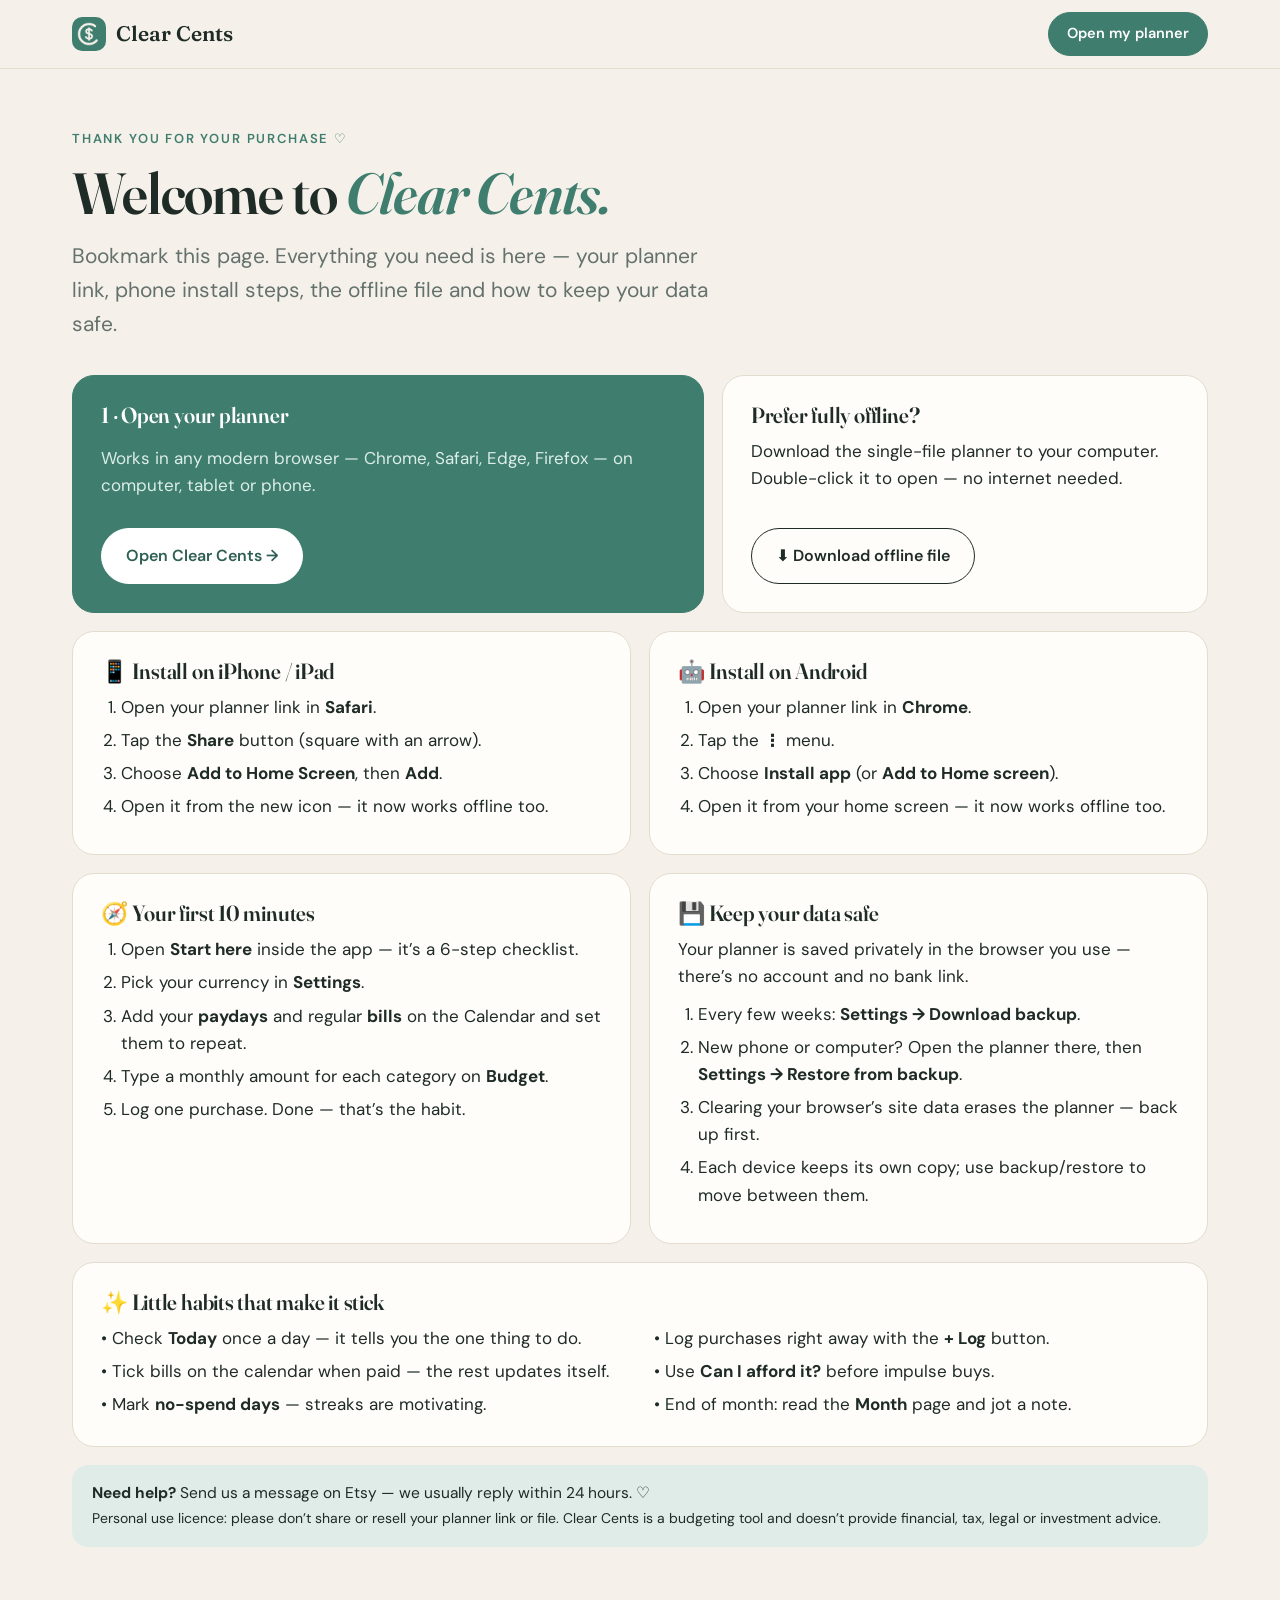
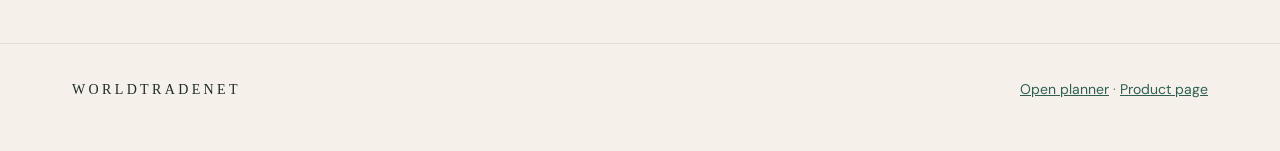
<file: start/index.html>
<!doctype html>
<html lang="en">
<head>
<meta charset="utf-8">
<meta name="viewport" content="width=device-width,initial-scale=1">
<title>Welcome — Clear Cents Start Guide</title>
<meta name="robots" content="noindex">
<meta name="theme-color" content="#f5f1ea">
<link rel="icon" href="/assets/icon.svg" type="image/svg+xml">
<link rel="preconnect" href="https://fonts.googleapis.com"><link rel="preconnect" href="https://fonts.gstatic.com" crossorigin>
<link href="https://fonts.googleapis.com/css2?family=DM+Sans:opsz,wght@9..40,400;9..40,500;9..40,600;9..40,700&family=Fraunces:ital,opsz,wght@0,9..144,500;0,9..144,600;1,9..144,500;1,9..144,600&display=swap" rel="stylesheet">
<link rel="stylesheet" href="/assets/site.css">
<style>
.g2{display:grid;grid-template-columns:1fr 1fr;gap:18px}
.card h3{margin-bottom:10px}
.card ol{padding-left:20px;margin:10px 0 0}.card li{margin:6px 0}
.big-cta{display:grid;grid-template-columns:1.3fr 1fr;gap:18px;margin:34px 0 18px}
.big-cta .card{display:flex;flex-direction:column;gap:12px;justify-content:space-between}
.big-cta .pri-card{background:var(--acc);color:#fff;border-color:var(--acc)}
.pri-card p{color:#dceee8}.pri-card .btn{background:#fff;border-color:#fff;color:var(--acc-d)}
kbd{background:var(--soft);border-radius:6px;padding:1px 7px;font:600 14px var(--sans)}
@media (max-width:860px){.g2,.big-cta{grid-template-columns:1fr}}
</style>
</head>
<body>
<nav class="top"><div class="wrap"><a class="logo" href="/"><img src="/assets/icon-192.png" alt="">Clear Cents</a><div class="links"><a class="btn pri" href="/app/">Open my planner</a></div></div></nav>
<section style="padding-top:60px"><div class="wrap">
  <div class="eyebrow">Thank you for your purchase ♡</div>
  <h1 style="font-size:clamp(36px,5vw,58px);margin-top:12px">Welcome to <em>Clear Cents.</em></h1>
  <p class="lead" style="margin-top:16px">Bookmark this page. Everything you need is here — your planner link, phone install steps, the offline file and how to keep your data safe.</p>

  <div class="big-cta">
    <div class="card pri-card"><div><h3 style="color:#fff">1 · Open your planner</h3><p>Works in any modern browser — Chrome, Safari, Edge, Firefox — on computer, tablet or phone.</p></div><div><a class="btn" href="/app/">Open Clear Cents →</a></div></div>
    <div class="card"><div><h3>Prefer fully offline?</h3><p class="muted" style="margin:0">Download the single-file planner to your computer. Double-click it to open — no internet needed.</p></div><div><a class="btn" href="/download/clear-cents-budget-planner.html" download="clear-cents-budget-planner.html">⬇ Download offline file</a></div></div>
  </div>

  <div class="g2">
    <div class="card"><h3>📱 Install on iPhone / iPad</h3><ol><li>Open your planner link in <b>Safari</b>.</li><li>Tap the <b>Share</b> button (square with an arrow).</li><li>Choose <b>Add to Home Screen</b>, then <b>Add</b>.</li><li>Open it from the new icon — it now works offline too.</li></ol></div>
    <div class="card"><h3>🤖 Install on Android</h3><ol><li>Open your planner link in <b>Chrome</b>.</li><li>Tap the <b>⋮</b> menu.</li><li>Choose <b>Install app</b> (or <b>Add to Home screen</b>).</li><li>Open it from your home screen — it now works offline too.</li></ol></div>
    <div class="card"><h3>🧭 Your first 10 minutes</h3><ol><li>Open <b>Start here</b> inside the app — it’s a 6-step checklist.</li><li>Pick your currency in <b>Settings</b>.</li><li>Add your <b>paydays</b> and regular <b>bills</b> on the Calendar and set them to repeat.</li><li>Type a monthly amount for each category on <b>Budget</b>.</li><li>Log one purchase. Done — that’s the habit.</li></ol></div>
    <div class="card"><h3>💾 Keep your data safe</h3><p class="muted" style="margin:0">Your planner is saved privately in the browser you use — there’s no account and no bank link.</p><ol><li>Every few weeks: <b>Settings → Download backup</b>.</li><li>New phone or computer? Open the planner there, then <b>Settings → Restore from backup</b>.</li><li>Clearing your browser’s site data erases the planner — back up first.</li><li>Each device keeps its own copy; use backup/restore to move between them.</li></ol></div>
  </div>

  <div class="card" style="margin-top:18px"><h3>✨ Little habits that make it stick</h3><div class="g2" style="gap:6px 28px"><p class="muted" style="margin:0">• Check <b>Today</b> once a day — it tells you the one thing to do.</p><p class="muted" style="margin:0">• Log purchases right away with the <b>+ Log</b> button.</p><p class="muted" style="margin:0">• Tick bills on the calendar when paid — the rest updates itself.</p><p class="muted" style="margin:0">• Use <b>Can I afford it?</b> before impulse buys.</p><p class="muted" style="margin:0">• Mark <b>no-spend days</b> — streaks are motivating.</p><p class="muted" style="margin:0">• End of month: read the <b>Month</b> page and jot a note.</p></div></div>

  <div class="note" style="margin-top:18px"><b>Need help?</b> Send us a message on Etsy — we usually reply within 24 hours. ♡<br><span class="muted" style="font-size:14px">Personal use licence: please don’t share or resell your planner link or file. Clear Cents is a budgeting tool and doesn’t provide financial, tax, legal or investment advice.</span></div>
</div></section>
<footer><div class="wrap"><div><span class="shop">WORLDTRADENET</span></div><div><a href="/app/">Open planner</a> · <a href="/">Product page</a></div></div></footer>
</body>
</html>
</file>
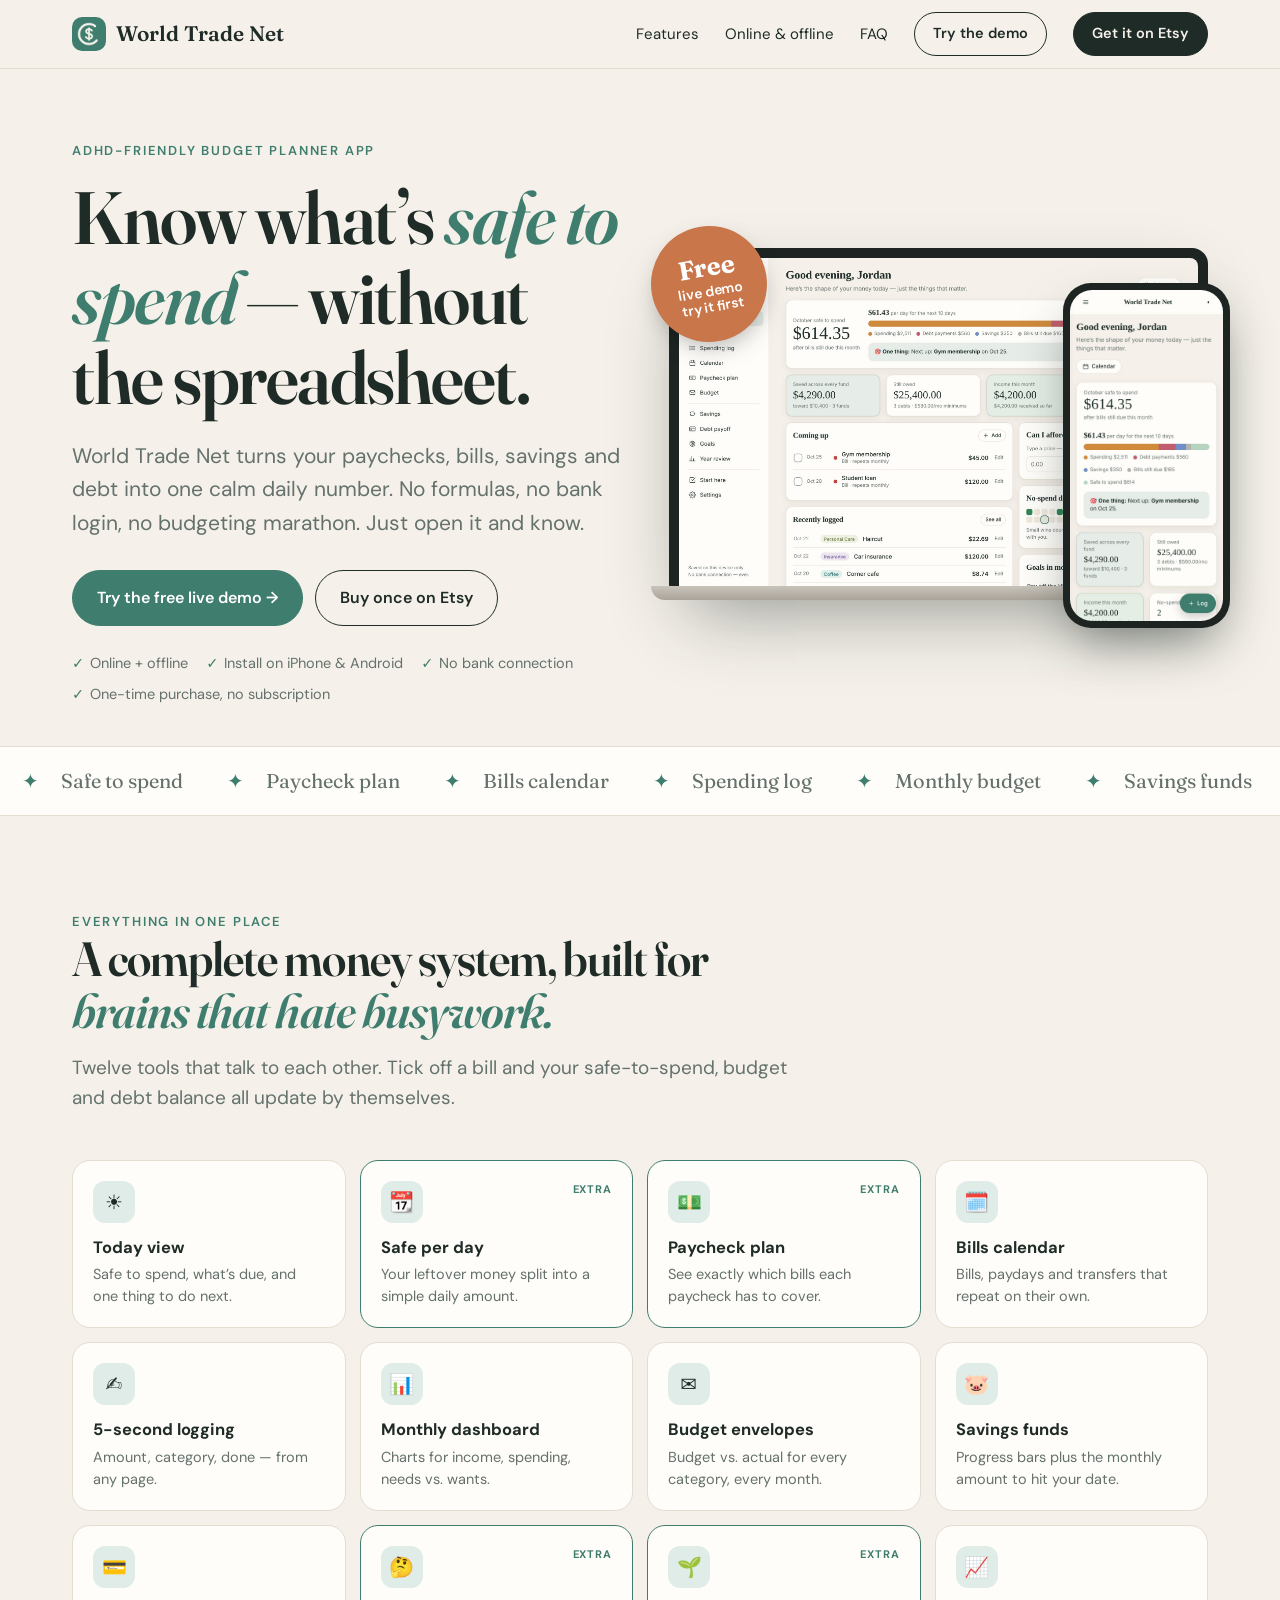
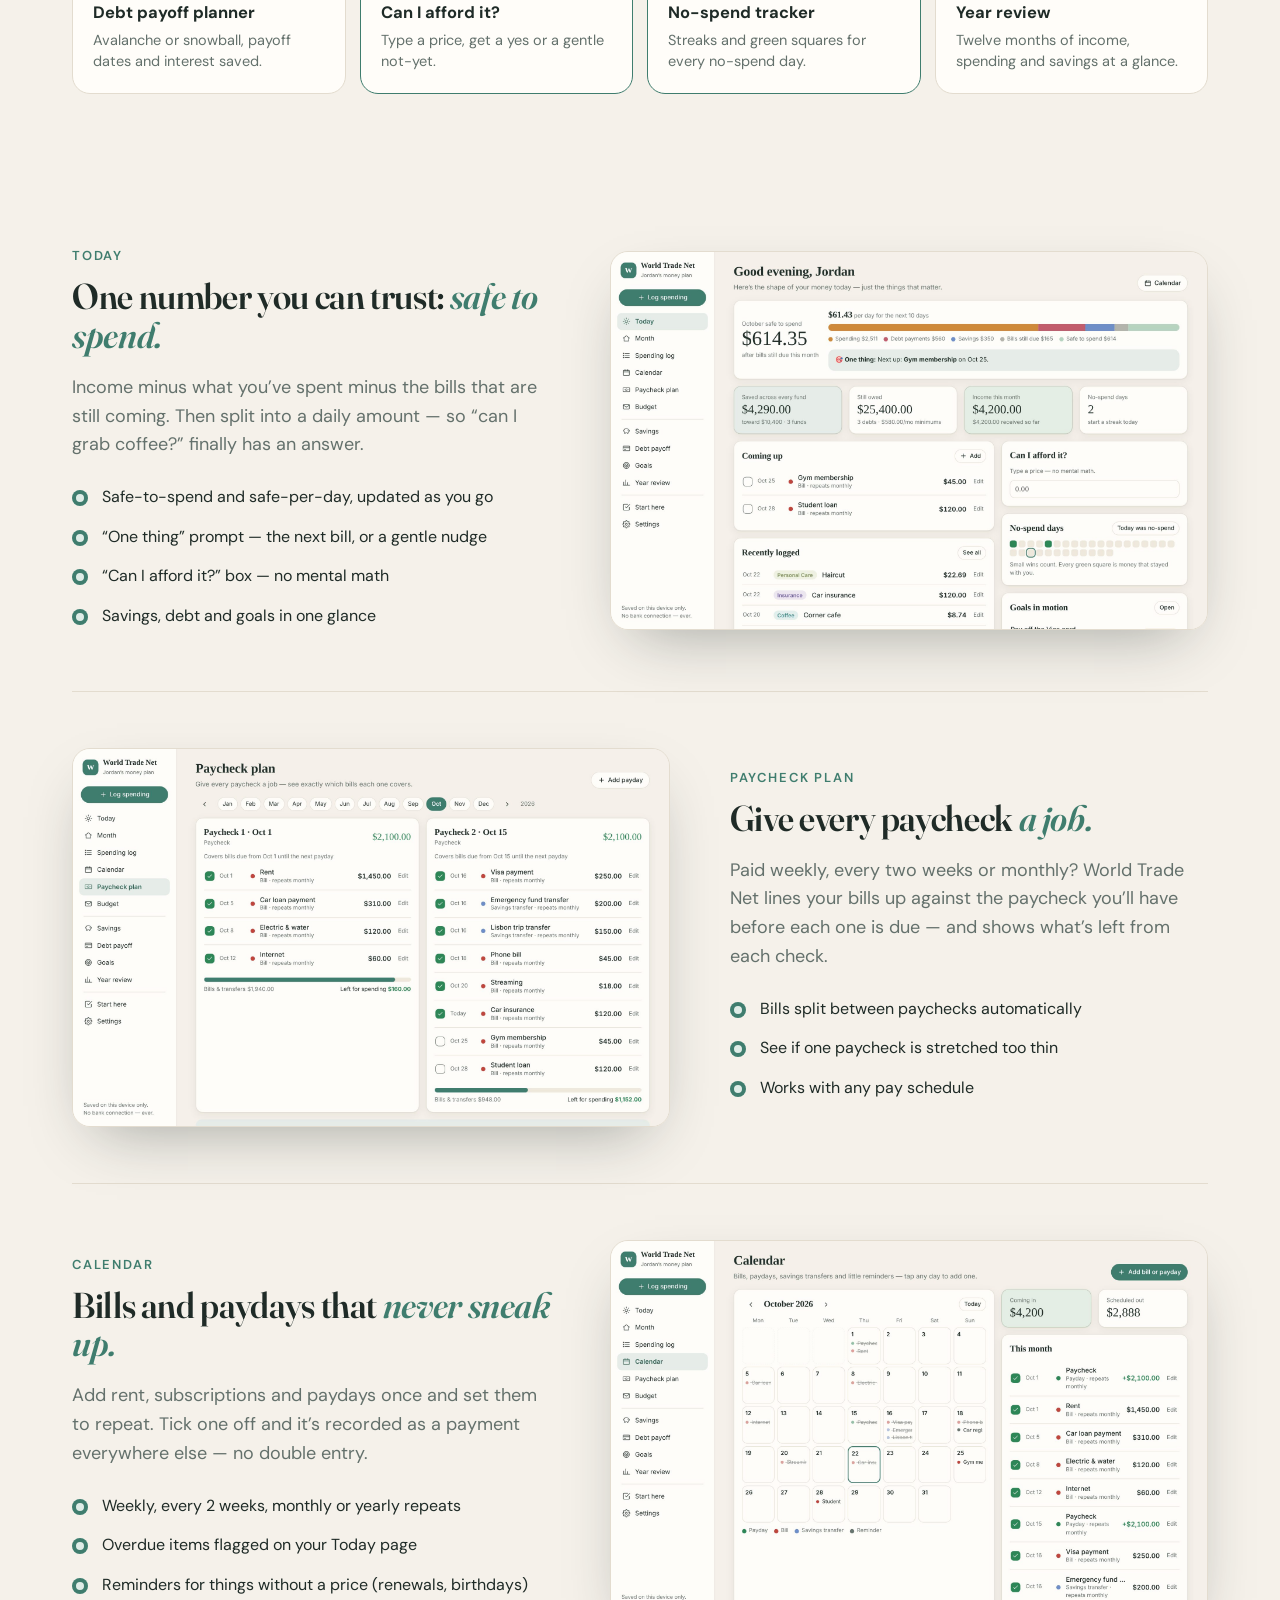
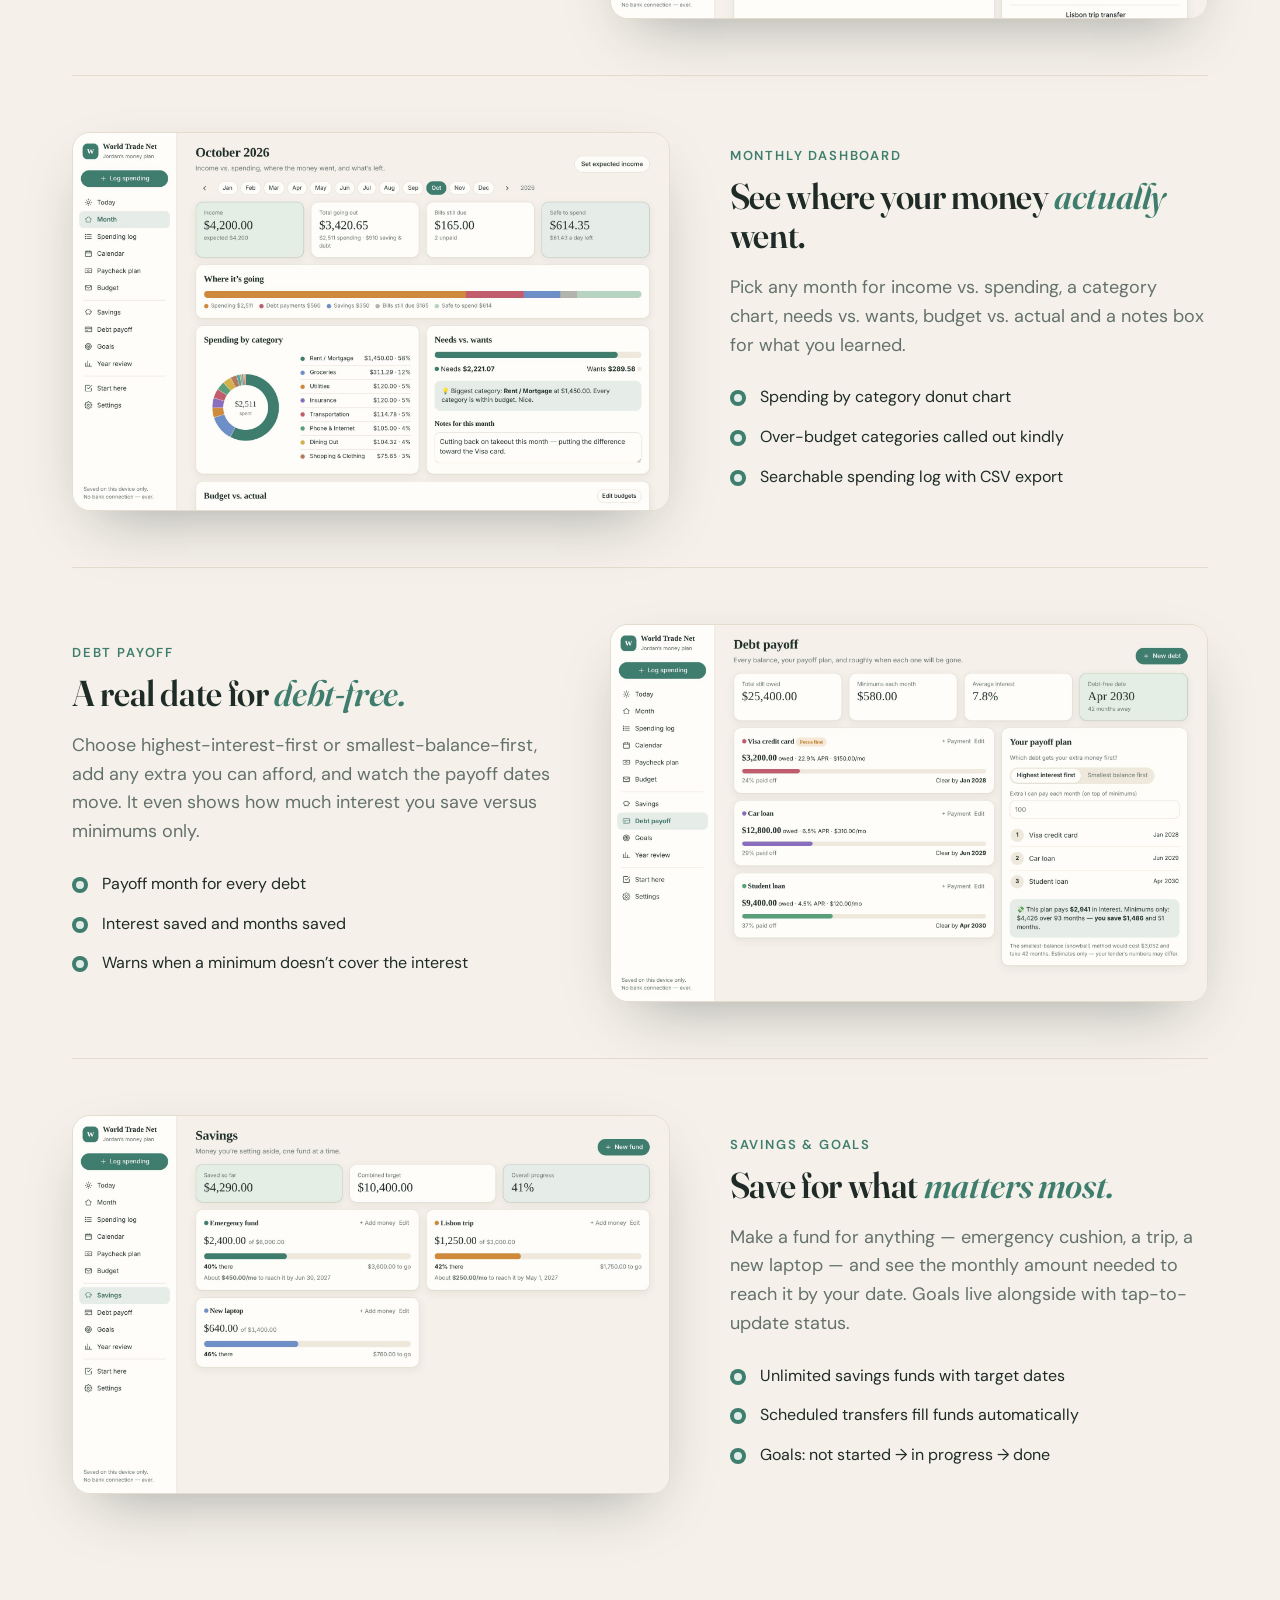
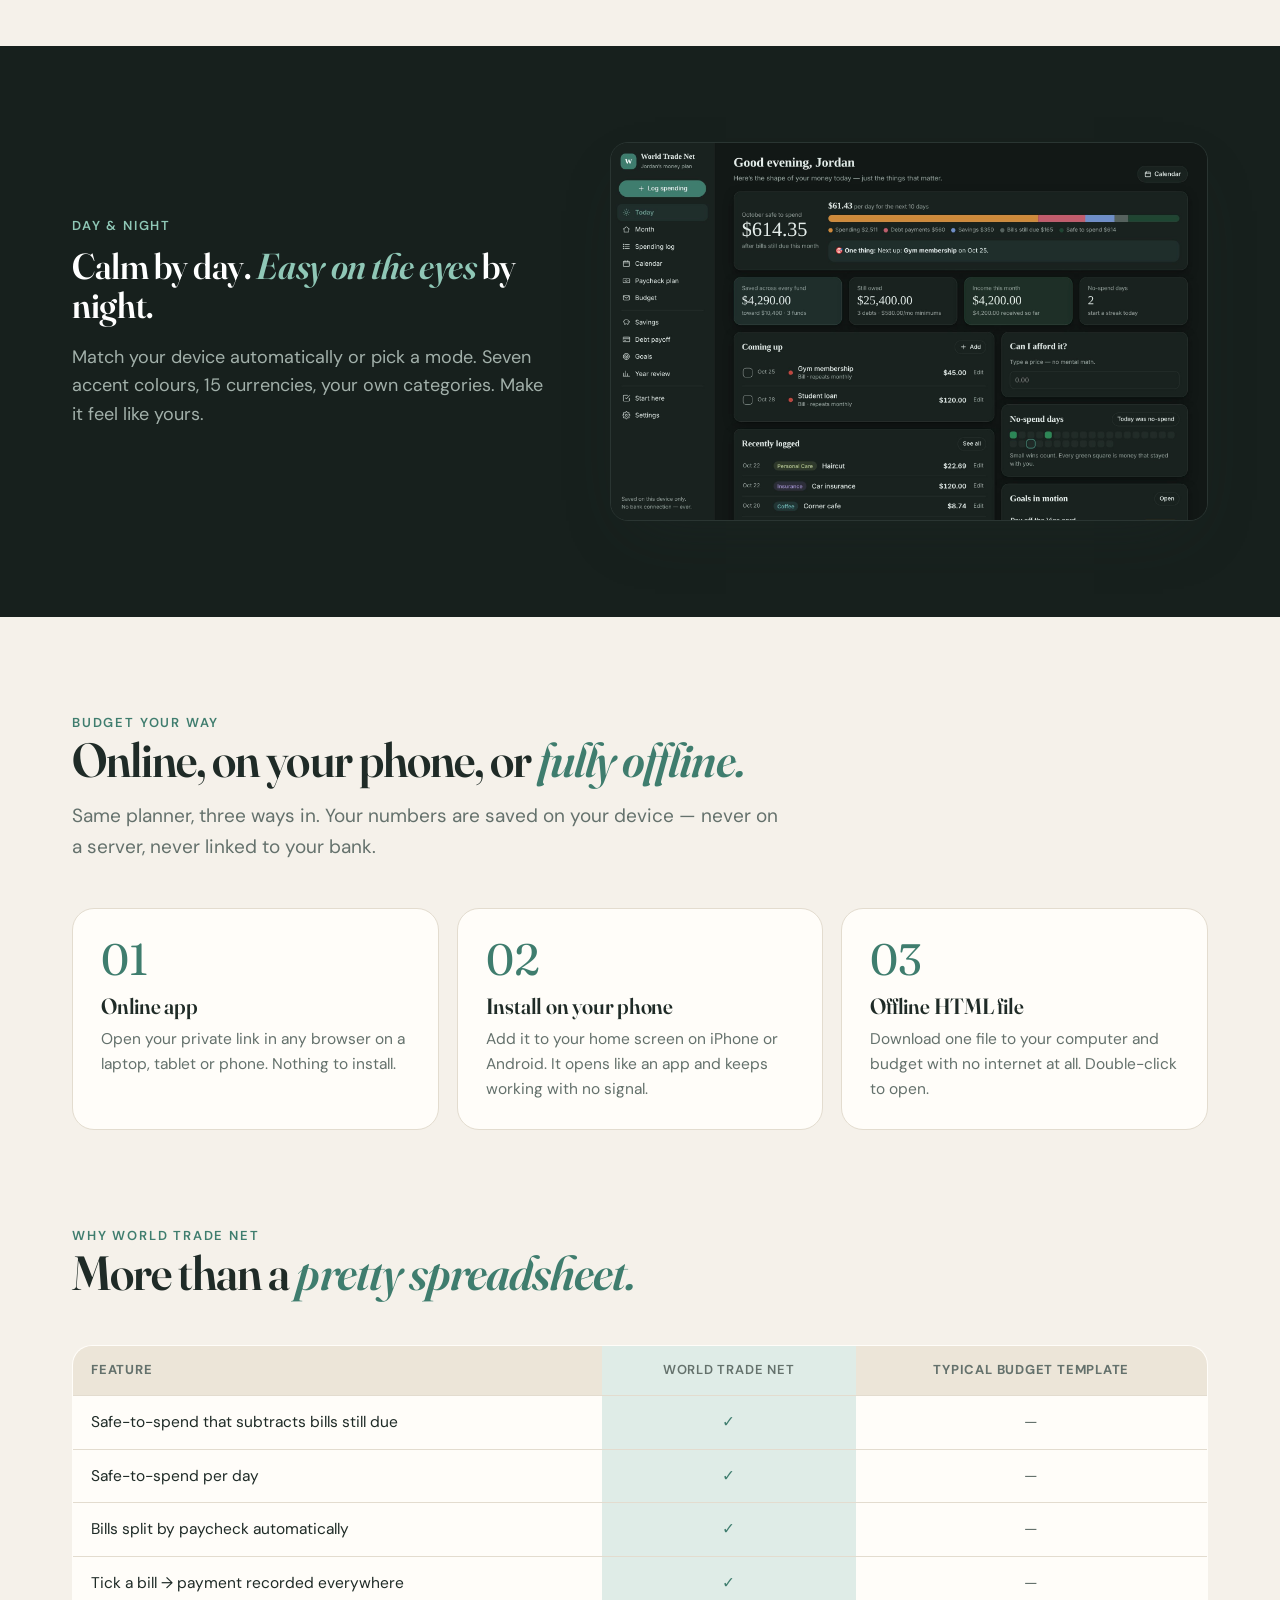
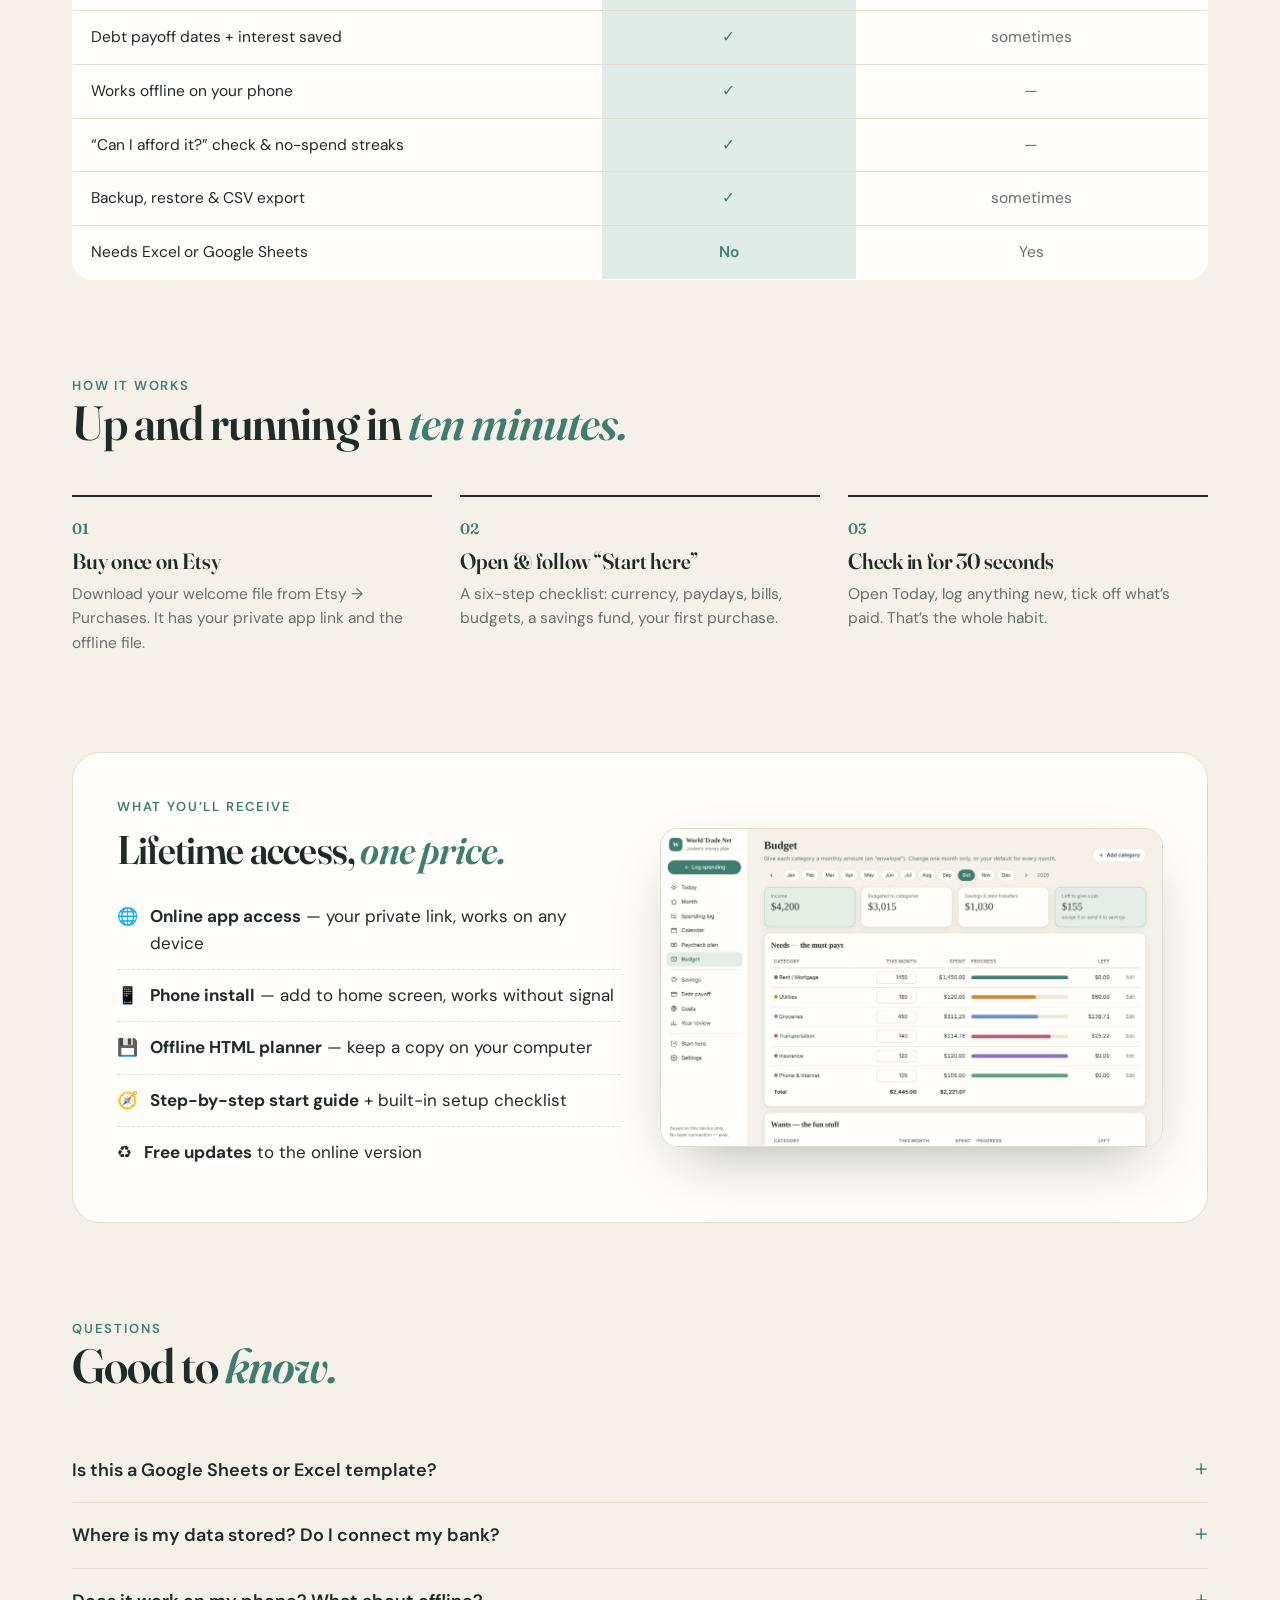
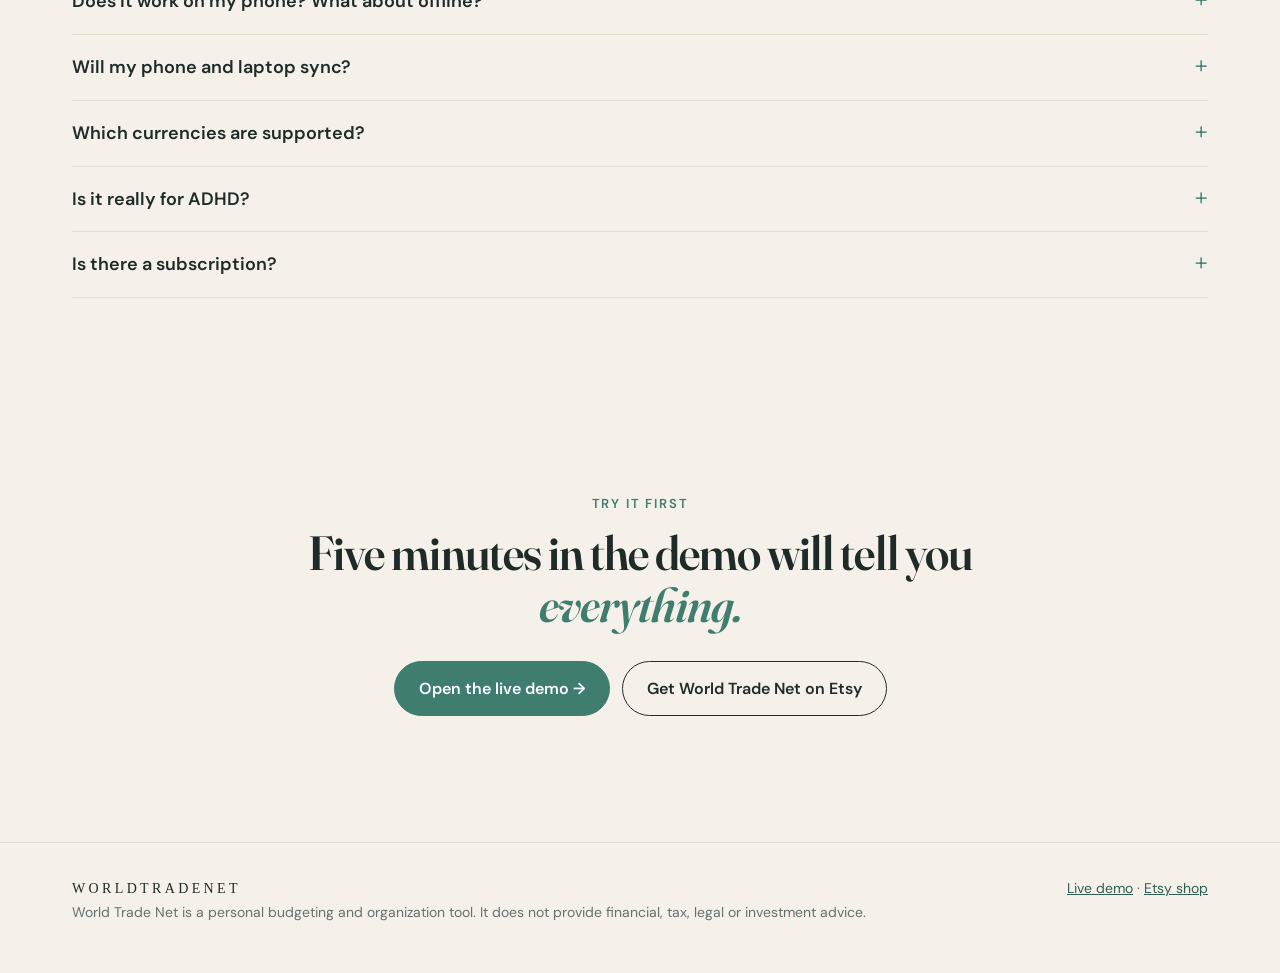
<file: _source/site/index.html>
<!doctype html>
<html lang="en">
<head>
<meta charset="utf-8">
<meta name="viewport" content="width=device-width,initial-scale=1">
<title>World Trade Net — ADHD Budget Planner App · Paycheck & Monthly Budget · Online + Offline</title>
<meta name="description" content="An ADHD-friendly budget planner app: know what's safe to spend, plan every paycheck, see bills on a calendar, track savings, pay off debt and reach goals. Works online, offline and on your phone. No bank connection. Try the free demo.">
<meta property="og:title" content="World Trade Net — ADHD Budget Planner App">
<meta property="og:description" content="Know what's safe to spend — without the spreadsheet. Try the free live demo.">
<meta property="og:image" content="/assets/shot-today-light.jpg">
<meta name="theme-color" content="#f5f1ea">
<link rel="icon" href="/assets/icon.svg" type="image/svg+xml">
<link rel="preconnect" href="https://fonts.googleapis.com"><link rel="preconnect" href="https://fonts.gstatic.com" crossorigin>
<link href="https://fonts.googleapis.com/css2?family=DM+Sans:opsz,wght@9..40,400;9..40,500;9..40,600;9..40,700&family=Fraunces:ital,opsz,wght@0,9..144,500;0,9..144,600;1,9..144,500;1,9..144,600&display=swap" rel="stylesheet">
<link rel="stylesheet" href="/assets/site.css">
</head>
<body>
<!-- ETSY LINK: replace every https://www.etsy.com/shop/worldtradenet below with your listing URL once it is live -->
<nav class="top"><div class="wrap">
  <a class="logo" href="/"><img src="/assets/icon-192.png" alt="">World Trade Net</a>
  <div class="links"><a href="#features">Features</a><a href="#ways">Online & offline</a><a href="#faq">FAQ</a><a class="btn" href="/demo/">Try the demo</a><a class="btn dark" href="https://www.etsy.com/shop/worldtradenet" target="_blank" rel="noopener">Get it on Etsy</a></div>
</div></nav>

<header class="hero"><div class="wrap hero-grid">
  <div>
    <div class="eyebrow">ADHD-friendly budget planner app</div>
    <h1>Know what’s <em>safe to spend</em> — without the spreadsheet.</h1>
    <p class="lead">World Trade Net turns your paychecks, bills, savings and debt into one calm daily number. No formulas, no bank login, no budgeting marathon. Just open it and know.</p>
    <div class="ctas"><a class="btn pri" href="/demo/">Try the free live demo →</a><a class="btn" href="https://www.etsy.com/shop/worldtradenet" target="_blank" rel="noopener">Buy once on Etsy</a></div>
    <div class="badges"><span>Online + offline</span><span>Install on iPhone & Android</span><span>No bank connection</span><span>One-time purchase, no subscription</span></div>
  </div>
  <div class="device">
    <div class="laptop"><img src="/assets/shot-today-light.jpg" alt="World Trade Net Today screen showing safe to spend, upcoming bills and goals" width="2040" height="1290"></div>
    <div class="phone"><img src="/assets/shot-mobile-today.jpg" alt="World Trade Net on a phone" loading="lazy"></div>
    <div class="stamp"><div><b>Free</b>live demo<br>try it first</div></div>
  </div>
</div></header>

<div class="marquee" aria-hidden="true"><div><span><i>✦</i>Safe to spend</span><span><i>✦</i>Paycheck plan</span><span><i>✦</i>Bills calendar</span><span><i>✦</i>Spending log</span><span><i>✦</i>Monthly budget</span><span><i>✦</i>Savings funds</span><span><i>✦</i>Debt payoff</span><span><i>✦</i>Goals</span><span><i>✦</i>Year review</span><span><i>✦</i>Day & night mode</span><span><i>✦</i>Safe to spend</span><span><i>✦</i>Paycheck plan</span><span><i>✦</i>Bills calendar</span><span><i>✦</i>Spending log</span><span><i>✦</i>Monthly budget</span><span><i>✦</i>Savings funds</span><span><i>✦</i>Debt payoff</span><span><i>✦</i>Goals</span><span><i>✦</i>Year review</span><span><i>✦</i>Day & night mode</span></div></div>

<section id="features"><div class="wrap">
  <div class="head"><div class="eyebrow">Everything in one place</div><h2>A complete money system, built for <em>brains that hate busywork.</em></h2><p>Twelve tools that talk to each other. Tick off a bill and your safe-to-spend, budget and debt balance all update by themselves.</p></div>
  <div class="grid12">
    <div class="feat"><div class="i">☀️</div><b>Today view</b><p>Safe to spend, what’s due, and one thing to do next.</p></div>
    <div class="feat new"><span class="new-tag">Extra</span><div class="i">📆</div><b>Safe per day</b><p>Your leftover money split into a simple daily amount.</p></div>
    <div class="feat new"><span class="new-tag">Extra</span><div class="i">💵</div><b>Paycheck plan</b><p>See exactly which bills each paycheck has to cover.</p></div>
    <div class="feat"><div class="i">🗓️</div><b>Bills calendar</b><p>Bills, paydays and transfers that repeat on their own.</p></div>
    <div class="feat"><div class="i">✍️</div><b>5-second logging</b><p>Amount, category, done — from any page.</p></div>
    <div class="feat"><div class="i">📊</div><b>Monthly dashboard</b><p>Charts for income, spending, needs vs. wants.</p></div>
    <div class="feat"><div class="i">✉️</div><b>Budget envelopes</b><p>Budget vs. actual for every category, every month.</p></div>
    <div class="feat"><div class="i">🐷</div><b>Savings funds</b><p>Progress bars plus the monthly amount to hit your date.</p></div>
    <div class="feat"><div class="i">💳</div><b>Debt payoff planner</b><p>Avalanche or snowball, payoff dates and interest saved.</p></div>
    <div class="feat new"><span class="new-tag">Extra</span><div class="i">🤔</div><b>Can I afford it?</b><p>Type a price, get a yes or a gentle not-yet.</p></div>
    <div class="feat new"><span class="new-tag">Extra</span><div class="i">🌱</div><b>No-spend tracker</b><p>Streaks and green squares for every no-spend day.</p></div>
    <div class="feat"><div class="i">📈</div><b>Year review</b><p>Twelve months of income, spending and savings at a glance.</p></div>
  </div>
</div></section>

<section style="padding-top:0"><div class="wrap">
  <div class="row"><div class="txt"><div class="eyebrow">Today</div><h3>One number you can trust: <em>safe to spend.</em></h3><p class="lead" style="font-size:18px">Income minus what you’ve spent minus the bills that are still coming. Then split into a daily amount — so “can I grab coffee?” finally has an answer.</p><ul><li>Safe-to-spend and safe-per-day, updated as you go</li><li>“One thing” prompt — the next bill, or a gentle nudge</li><li>“Can I afford it?” box — no mental math</li><li>Savings, debt and goals in one glance</li></ul></div><div class="shot"><img src="/assets/shot-today-light.jpg" alt="Today view" loading="lazy"></div></div>

  <div class="row flip"><div class="txt"><div class="eyebrow">Paycheck plan</div><h3>Give every paycheck <em>a job.</em></h3><p class="lead" style="font-size:18px">Paid weekly, every two weeks or monthly? World Trade Net lines your bills up against the paycheck you’ll have before each one is due — and shows what’s left from each check.</p><ul><li>Bills split between paychecks automatically</li><li>See if one paycheck is stretched too thin</li><li>Works with any pay schedule</li></ul></div><div class="shot"><img src="/assets/shot-paychecks-light.jpg" alt="Paycheck plan" loading="lazy"></div></div>

  <div class="row"><div class="txt"><div class="eyebrow">Calendar</div><h3>Bills and paydays that <em>never sneak up.</em></h3><p class="lead" style="font-size:18px">Add rent, subscriptions and paydays once and set them to repeat. Tick one off and it’s recorded as a payment everywhere else — no double entry.</p><ul><li>Weekly, every 2 weeks, monthly or yearly repeats</li><li>Overdue items flagged on your Today page</li><li>Reminders for things without a price (renewals, birthdays)</li></ul></div><div class="shot"><img src="/assets/shot-calendar-light.jpg" alt="Calendar" loading="lazy"></div></div>

  <div class="row flip"><div class="txt"><div class="eyebrow">Monthly dashboard</div><h3>See where your money <em>actually</em> went.</h3><p class="lead" style="font-size:18px">Pick any month for income vs. spending, a category chart, needs vs. wants, budget vs. actual and a notes box for what you learned.</p><ul><li>Spending by category donut chart</li><li>Over-budget categories called out kindly</li><li>Searchable spending log with CSV export</li></ul></div><div class="shot"><img src="/assets/shot-month-light.jpg" alt="Monthly dashboard" loading="lazy"></div></div>

  <div class="row"><div class="txt"><div class="eyebrow">Debt payoff</div><h3>A real date for <em>debt-free.</em></h3><p class="lead" style="font-size:18px">Choose highest-interest-first or smallest-balance-first, add any extra you can afford, and watch the payoff dates move. It even shows how much interest you save versus minimums only.</p><ul><li>Payoff month for every debt</li><li>Interest saved and months saved</li><li>Warns when a minimum doesn’t cover the interest</li></ul></div><div class="shot"><img src="/assets/shot-debt-light.jpg" alt="Debt payoff planner" loading="lazy"></div></div>

  <div class="row flip"><div class="txt"><div class="eyebrow">Savings & goals</div><h3>Save for what <em>matters most.</em></h3><p class="lead" style="font-size:18px">Make a fund for anything — emergency cushion, a trip, a new laptop — and see the monthly amount needed to reach it by your date. Goals live alongside with tap-to-update status.</p><ul><li>Unlimited savings funds with target dates</li><li>Scheduled transfers fill funds automatically</li><li>Goals: not started → in progress → done</li></ul></div><div class="shot"><img src="/assets/shot-savings-light.jpg" alt="Savings funds" loading="lazy"></div></div>
</div></section>

<section class="dark-sec"><div class="wrap">
  <div class="row" style="border:0;padding:0"><div class="txt"><div class="eyebrow" style="color:#8fc7b6">Day & night</div><h3 style="color:#fff">Calm by day. <em>Easy on the eyes</em> by night.</h3><p class="muted" style="font-size:18px">Match your device automatically or pick a mode. Seven accent colours, 15 currencies, your own categories. Make it feel like yours.</p></div><div class="shot" style="border-color:#2a3532"><img src="/assets/shot-today-dark.jpg" alt="Night mode" loading="lazy"></div></div>
</div></section>

<section id="ways"><div class="wrap">
  <div class="head"><div class="eyebrow">Budget your way</div><h2>Online, on your phone, or <em>fully offline.</em></h2><p>Same planner, three ways in. Your numbers are saved on your device — never on a server, never linked to your bank.</p></div>
  <div class="ways">
    <div class="way"><div class="n">01</div><h3>Online app</h3><p>Open your private link in any browser on a laptop, tablet or phone. Nothing to install.</p></div>
    <div class="way"><div class="n">02</div><h3>Install on your phone</h3><p>Add it to your home screen on iPhone or Android. It opens like an app and keeps working with no signal.</p></div>
    <div class="way"><div class="n">03</div><h3>Offline HTML file</h3><p>Download one file to your computer and budget with no internet at all. Double-click to open.</p></div>
  </div>
</div></section>

<section style="padding-top:0"><div class="wrap">
  <div class="head"><div class="eyebrow">Why World Trade Net</div><h2>More than a <em>pretty spreadsheet.</em></h2></div>
  <table class="cmp"><thead><tr><th>Feature</th><th>World Trade Net</th><th>Typical budget template</th></tr></thead><tbody>
    <tr><td>Safe-to-spend that subtracts bills still due</td><td class="yes">✓</td><td class="no">—</td></tr>
    <tr><td>Safe-to-spend per day</td><td class="yes">✓</td><td class="no">—</td></tr>
    <tr><td>Bills split by paycheck automatically</td><td class="yes">✓</td><td class="no">—</td></tr>
    <tr><td>Tick a bill → payment recorded everywhere</td><td class="yes">✓</td><td class="no">—</td></tr>
    <tr><td>Debt payoff dates + interest saved</td><td class="yes">✓</td><td>sometimes</td></tr>
    <tr><td>Works offline on your phone</td><td class="yes">✓</td><td class="no">—</td></tr>
    <tr><td>“Can I afford it?” check & no-spend streaks</td><td class="yes">✓</td><td class="no">—</td></tr>
    <tr><td>Backup, restore & CSV export</td><td class="yes">✓</td><td>sometimes</td></tr>
    <tr><td>Needs Excel or Google Sheets</td><td class="yes">No</td><td>Yes</td></tr>
  </tbody></table>
</div></section>

<section style="padding-top:0"><div class="wrap">
  <div class="head"><div class="eyebrow">How it works</div><h2>Up and running in <em>ten minutes.</em></h2></div>
  <div class="steps">
    <div class="step"><h3>Buy once on Etsy</h3><p>Download your welcome file from Etsy → Purchases. It has your private app link and the offline file.</p></div>
    <div class="step"><h3>Open & follow “Start here”</h3><p>A six-step checklist: currency, paydays, bills, budgets, a savings fund, your first purchase.</p></div>
    <div class="step"><h3>Check in for 30 seconds</h3><p>Open Today, log anything new, tick off what’s paid. That’s the whole habit.</p></div>
  </div>
</div></section>

<section style="padding-top:0"><div class="wrap">
  <div class="receive"><div><div class="eyebrow">What you’ll receive</div><h2 style="font-size:clamp(28px,3.4vw,40px);margin-top:10px">Lifetime access, <em>one price.</em></h2>
    <ul><li>🌐 <span><b>Online app access</b> — your private link, works on any device</span></li><li>📱 <span><b>Phone install</b> — add to home screen, works without signal</span></li><li>💾 <span><b>Offline HTML planner</b> — keep a copy on your computer</span></li><li>🧭 <span><b>Step-by-step start guide</b> + built-in setup checklist</span></li><li>♻️ <span><b>Free updates</b> to the online version</span></li></ul></div>
    <div class="shot"><img src="/assets/shot-budget-light.jpg" alt="Budget envelopes" loading="lazy"></div></div>
</div></section>

<section id="faq" style="padding-top:0"><div class="wrap faq">
  <div class="head"><div class="eyebrow">Questions</div><h2>Good to <em>know.</em></h2></div>
  <details><summary>Is this a Google Sheets or Excel template?</summary><p>No. World Trade Net is a web app — it runs in your browser, so there are no formulas to break and nothing else to buy.</p></details>
  <details><summary>Where is my data stored? Do I connect my bank?</summary><p>Your numbers are saved only in the browser on your device. There’s no account and no bank connection. You can download a backup file any time and restore it on another device.</p></details>
  <details><summary>Does it work on my phone? What about offline?</summary><p>Yes. Open your link on iPhone or Android and add it to your home screen — it then opens like an app and works without internet. On a computer you can also use the downloadable offline HTML file.</p></details>
  <details><summary>Will my phone and laptop sync?</summary><p>Each device keeps its own copy (that’s what keeps it private). To move your planner, tap Download backup on one device and Restore on the other.</p></details>
  <details><summary>Which currencies are supported?</summary><p>15 including USD, GBP, EUR, CAD, AUD, NZD, INR, PKR, AED, SGD, ZAR, JPY, MXN, PHP and NGN.</p></details>
  <details><summary>Is it really for ADHD?</summary><p>It’s designed to cut the friction that makes budgeting hard for ADHD brains: one clear number, one next step, 5-second logging, repeating bills you set once, and visual progress instead of rows of numbers. Anyone who wants a simpler budget will like it too.</p></details>
  <details><summary>Is there a subscription?</summary><p>No. One purchase, lifetime access to your planner.</p></details>
</div></section>

<section class="final"><div class="wrap"><div class="eyebrow">Try it first</div><h2 style="margin:12px auto 0;max-width:760px">Five minutes in the demo will tell you <em>everything.</em></h2>
  <div class="ctas"><a class="btn pri" href="/demo/">Open the live demo →</a><a class="btn" href="https://www.etsy.com/shop/worldtradenet" target="_blank" rel="noopener">Get World Trade Net on Etsy</a></div></div></section>

<footer><div class="wrap"><div><span class="shop">WORLDTRADENET</span><br>World Trade Net is a personal budgeting and organization tool. It does not provide financial, tax, legal or investment advice.</div><div><a href="/demo/">Live demo</a> · <a href="https://www.etsy.com/shop/worldtradenet" target="_blank" rel="noopener">Etsy shop</a></div></div></footer>
</body>
</html>
</file>
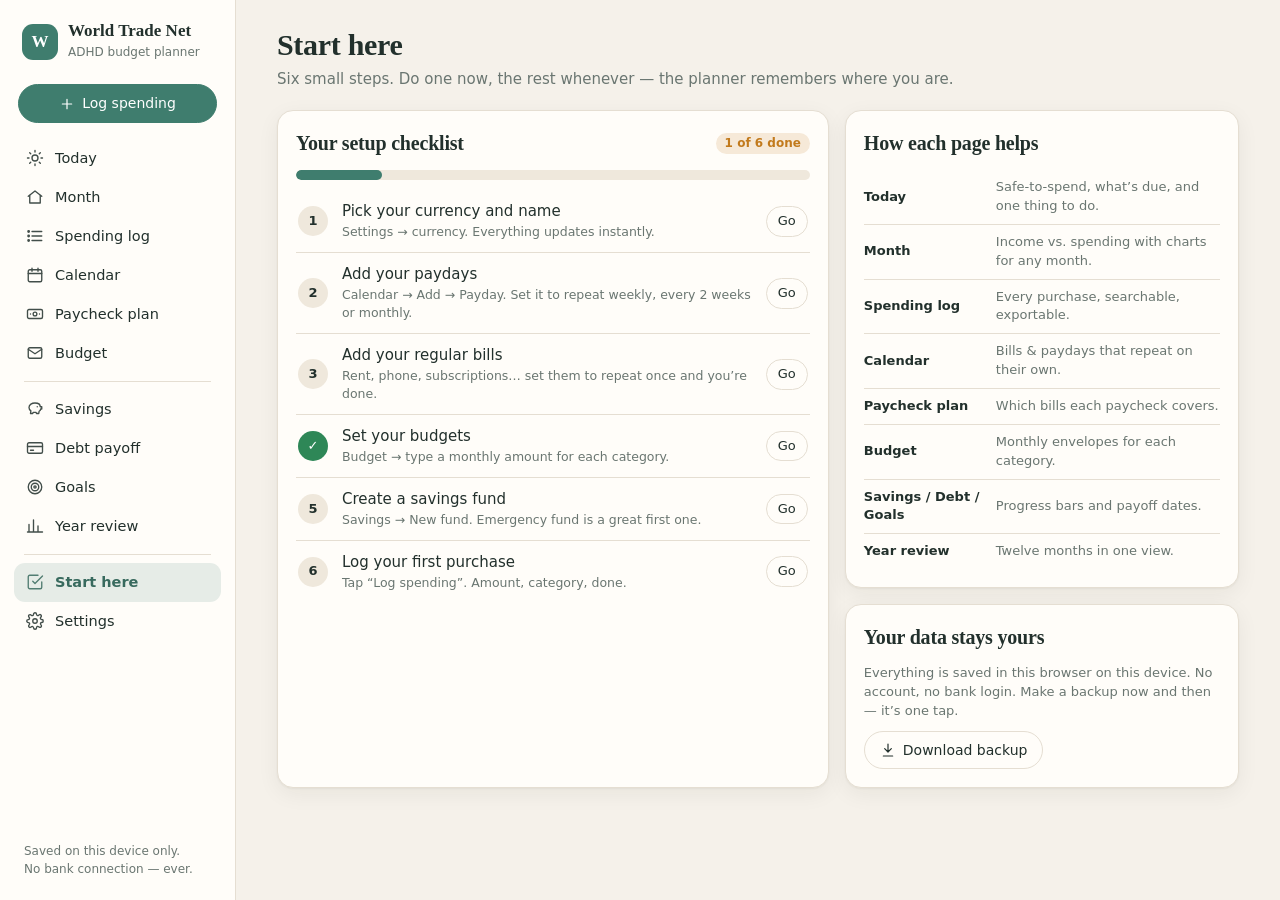
<file: p/cc-iaesf2gpr8/index.html>
<!doctype html>
<html lang="en" data-mode="app">
<head>
<meta charset="utf-8">
<meta name="viewport" content="width=device-width,initial-scale=1,viewport-fit=cover">
<title>World Trade Net — ADHD Budget Planner</title>
<meta name="description" content="World Trade Net — an ADHD-friendly budget planner app: safe-to-spend, paycheck plan, bills calendar, savings, debt payoff and goals. Works online or offline. No bank connection.">
<meta name="theme-color" content="#f5f1ea">
<meta name="robots" content="noindex, nofollow"><meta name="referrer" content="no-referrer">
<link rel="manifest" href="manifest.webmanifest"><link rel="icon" href="/assets/icon.svg" type="image/svg+xml"><link rel="apple-touch-icon" href="/assets/icon-192.png"><meta name="apple-mobile-web-app-capable" content="yes"><meta name="mobile-web-app-capable" content="yes"><meta name="apple-mobile-web-app-title" content="World Trade Net">
<style>:root{
  --bg:#f5f1ea;--panel:#fffdf9;--ink:#22302c;--muted:#6a7671;--line:#e5ded2;--soft:#efe8dc;
  --acc:#3f7d6e;--good:#2e8757;--warn:#c27a1c;--bad:#c0463e;
  --acc-soft:color-mix(in srgb,var(--acc) 13%,var(--panel));
  --acc-ink:color-mix(in srgb,var(--acc) 75%,var(--ink));
  --good-soft:color-mix(in srgb,var(--good) 13%,var(--panel));
  --warn-soft:color-mix(in srgb,var(--warn) 15%,var(--panel));
  --bad-soft:color-mix(in srgb,var(--bad) 12%,var(--panel));
  --shadow:0 1px 2px rgba(40,30,20,.05),0 6px 22px rgba(40,30,20,.06);
  --serif:"Iowan Old Style","Palatino Linotype",Palatino,Georgia,serif;
  --sans:system-ui,-apple-system,"Segoe UI",Roboto,"Helvetica Neue",Arial,sans-serif;
  --r:16px;
  color-scheme:light;
}
:root[data-theme=dark]{
  --bg:#121816;--panel:#1a2220;--ink:#e6eeeb;--muted:#97a6a0;--line:#2a3532;--soft:#212b28;
  --shadow:0 1px 2px rgba(0,0,0,.3),0 8px 24px rgba(0,0,0,.25);
  color-scheme:dark;
}
*{box-sizing:border-box}
html,body{margin:0;height:100%}
body{background:var(--bg);color:var(--ink);font:15px/1.45 var(--sans);-webkit-font-smoothing:antialiased}
button,input,select,textarea{font:inherit;color:inherit}
a{color:var(--acc-ink)}
h1,h2,h3{font-family:var(--serif);font-weight:600;letter-spacing:-.01em;margin:0}
h1{font-size:30px;line-height:1.15}
h2{font-size:20px}
h3{font-size:16px}
.muted{color:var(--muted)}
.small{font-size:13px}
.tiny{font-size:12px}
.num{font-variant-numeric:tabular-nums}
.money{font-family:var(--serif);font-variant-numeric:tabular-nums lining-nums}

/* layout */
.shell{display:grid;grid-template-columns:236px 1fr;min-height:100vh}
.side{position:sticky;top:0;height:100vh;overflow:auto;padding:22px 14px;border-right:1px solid var(--line);background:var(--panel);display:flex;flex-direction:column;gap:4px}
.brand{display:flex;gap:10px;align-items:center;padding:0 8px 14px}
.logo{width:36px;height:36px;border-radius:11px;background:var(--acc);color:#fff;display:grid;place-items:center;font:700 17px var(--serif)}
.brand b{font-family:var(--serif);font-size:17px;display:block;line-height:1.1}
.brand span{font-size:12px;color:var(--muted)}
.logbtn{margin:4px 4px 12px;justify-content:center}
.nav a{display:flex;align-items:center;gap:11px;padding:9px 12px;border-radius:11px;color:var(--ink);text-decoration:none;font-size:14.5px}
.nav a:hover{background:var(--soft)}
.nav a.on{background:var(--acc-soft);color:var(--acc-ink);font-weight:600}
.nav svg{width:18px;height:18px;flex:none;opacity:.85}
.nav .sep{height:1px;background:var(--line);margin:8px 10px}
.side-foot{margin-top:auto;padding:12px 10px 0;font-size:12px;color:var(--muted)}
.main{padding:28px clamp(16px,3.2vw,44px) 90px;max-width:1180px;width:100%}
.top{display:none}
.pagehead{display:flex;align-items:flex-end;justify-content:space-between;gap:16px;flex-wrap:wrap;margin-bottom:20px}
.pagehead p{margin:6px 0 0;color:var(--muted)}
.demo-bar{background:#22302c;color:#f5f1ea;--bg:#f5f1ea;font-size:13.5px;padding:9px 16px;display:flex;gap:12px;align-items:center;justify-content:center;flex-wrap:wrap;text-align:center}
.demo-bar a{color:var(--bg);font-weight:700}
.demo-bar button{background:transparent;border:1px solid color-mix(in srgb,var(--bg) 40%,transparent);color:var(--bg);border-radius:99px;padding:3px 10px;cursor:pointer;font-size:12.5px}

/* cards */
.grid{display:grid;gap:16px}
.g2{grid-template-columns:repeat(2,minmax(0,1fr))}
.g3{grid-template-columns:repeat(3,minmax(0,1fr))}
.g4{grid-template-columns:repeat(4,minmax(0,1fr))}
.g-7-5{grid-template-columns:minmax(0,7fr) minmax(0,5fr)}
.card{background:var(--panel);border:1px solid var(--line);border-radius:var(--r);padding:18px;box-shadow:var(--shadow);min-width:0}
.card>h2,.card>h3,.cardhead{margin-bottom:12px}
.cardhead{display:flex;justify-content:space-between;align-items:center;gap:10px}
.cardhead h2,.cardhead h3{margin:0}
.kpi{padding:16px 18px}
.kpi .label{font-size:12.5px;color:var(--muted);display:flex;gap:6px;align-items:center}
.kpi .val{font-family:var(--serif);font-size:28px;margin-top:4px;line-height:1.1;font-variant-numeric:tabular-nums}
.kpi .sub{font-size:12.5px;color:var(--muted);margin-top:4px}
.kpi.good{background:var(--good-soft);border-color:color-mix(in srgb,var(--good) 25%,var(--line))}
.kpi.acc{background:var(--acc-soft);border-color:color-mix(in srgb,var(--acc) 25%,var(--line))}
.kpi.warn{background:var(--warn-soft)}
.kpi.bad{background:var(--bad-soft)}
.hero-safe{display:flex;gap:22px;align-items:center;flex-wrap:wrap}
.hero-safe .big{font-family:var(--serif);font-size:46px;line-height:1;font-variant-numeric:tabular-nums}
.pos{color:var(--good)} .neg{color:var(--bad)}

/* buttons & forms */
.btn{display:inline-flex;align-items:center;gap:7px;border:1px solid var(--line);background:var(--panel);border-radius:99px;padding:8px 15px;cursor:pointer;font-size:14px;font-weight:500;text-decoration:none;color:var(--ink);white-space:nowrap}
.btn:hover{background:var(--soft)}
.btn.pri{background:var(--acc);border-color:var(--acc);color:#fff}
.btn.pri:hover{filter:brightness(1.06)}
.btn.sm{padding:5px 11px;font-size:13px}
.btn.ghost{border-color:transparent;background:transparent}
.btn.danger{color:var(--bad)}
.btn svg{width:16px;height:16px}
.link{background:none;border:0;padding:2px 4px;color:var(--muted);cursor:pointer;font-size:13px}
.link:hover{color:var(--acc-ink);text-decoration:underline}
.link.del:hover{color:var(--bad)}
label.f{display:block;font-size:12.5px;color:var(--muted);margin-bottom:12px}
label.f>span{display:block;margin-bottom:5px}
input[type=text],input[type=number],input[type=date],input[type=search],select,textarea{width:100%;background:var(--panel);border:1px solid var(--line);border-radius:11px;padding:9px 11px;font-size:15px;outline:none}
input:focus,select:focus,textarea:focus{border-color:var(--acc);box-shadow:0 0 0 3px var(--acc-soft)}
textarea{resize:vertical;min-height:70px}
.row{display:flex;gap:10px;align-items:center;flex-wrap:wrap}
.row>.grow{flex:1}
.frow{display:grid;grid-template-columns:1fr 1fr;gap:10px}
.seg{display:inline-flex;background:var(--soft);border-radius:99px;padding:3px;gap:2px;flex-wrap:wrap}
.seg button{border:0;background:transparent;border-radius:99px;padding:6px 13px;cursor:pointer;font-size:13.5px;color:var(--muted)}
.seg button.on{background:var(--panel);color:var(--ink);font-weight:600;box-shadow:0 1px 3px rgba(0,0,0,.08)}
.months{display:flex;gap:6px;flex-wrap:wrap}
.months button{border:1px solid var(--line);background:var(--panel);border-radius:99px;padding:5px 11px;font-size:13px;cursor:pointer}
.months button.on{background:var(--acc);border-color:var(--acc);color:#fff;font-weight:600}
.months button.now:not(.on){border-color:var(--acc)}

/* lists */
.list{display:flex;flex-direction:column}
.li{display:flex;align-items:center;gap:12px;padding:11px 2px;border-bottom:1px solid var(--line)}
.li:last-child{border-bottom:0}
.li .grow{flex:1;min-width:0}
.li .t{font-weight:500;overflow:hidden;text-overflow:ellipsis;white-space:nowrap}
.li .s{font-size:12.5px;color:var(--muted)}
.li .amt{font-variant-numeric:tabular-nums;font-weight:600;white-space:nowrap}
.dot{width:10px;height:10px;border-radius:50%;flex:none;display:inline-block}
.chk{width:22px;height:22px;border-radius:7px;border:1.5px solid var(--muted);display:grid;place-items:center;cursor:pointer;flex:none;background:transparent;padding:0}
.chk.on{background:var(--good);border-color:var(--good);color:#fff}
.chk svg{width:14px;height:14px}
.tag{display:inline-flex;align-items:center;gap:5px;padding:2px 9px;border-radius:99px;font-size:12px;font-weight:600;background:var(--soft);white-space:nowrap}
.pill-ns{background:var(--soft);color:var(--muted)}
.pill-ip{background:var(--warn-soft);color:var(--warn)}
.pill-dn{background:var(--good-soft);color:var(--good)}
.pill{cursor:pointer;border:0}
.date{font-size:12.5px;color:var(--muted);width:58px;flex:none}
.empty{padding:26px 10px;text-align:center;color:var(--muted);font-size:14px}
.empty b{display:block;color:var(--ink);font-family:var(--serif);font-size:17px;margin-bottom:4px}

/* bars */
.bar{height:10px;background:var(--soft);border-radius:99px;overflow:hidden;position:relative}
.bar>i{display:block;height:100%;border-radius:99px;background:var(--acc)}
.bar.thick{height:14px}
.stack{display:flex;height:16px;border-radius:99px;overflow:hidden;background:var(--soft)}
.stack>i{height:100%}
.legend{display:flex;gap:14px;flex-wrap:wrap;font-size:12.5px;color:var(--muted);margin-top:10px}
.legend span{display:inline-flex;gap:6px;align-items:center}
.bva .li{display:grid;grid-template-columns:150px 1fr 150px;gap:12px}
.bva .li .bar{height:12px}
.bva .over>i{background:var(--bad)}

/* table */
.tbl{width:100%;border-collapse:collapse;font-size:14px}
.tbl th{text-align:left;font-weight:600;font-size:12px;color:var(--muted);text-transform:uppercase;letter-spacing:.04em;padding:8px 8px;border-bottom:1px solid var(--line)}
.tbl td{padding:9px 8px;border-bottom:1px solid var(--line);vertical-align:middle}
.tbl tr:last-child td{border-bottom:0}
.tbl .r{text-align:right}
.tbl input{padding:6px 9px;font-size:14px}
.tblwrap{overflow-x:auto}

/* calendar */
.cal{display:grid;grid-template-columns:repeat(7,minmax(0,1fr));gap:6px}
.cal .dow{font-size:12px;color:var(--muted);text-align:center;padding-bottom:2px}
.cal .day{min-height:84px;border:1px solid var(--line);border-radius:12px;padding:6px 7px;background:var(--panel);cursor:pointer;display:flex;flex-direction:column;gap:3px;text-align:left;font-size:12px;overflow:hidden}
.cal .day:hover{border-color:var(--acc)}
.cal .day.blank{background:transparent;border-style:dashed;opacity:.35;cursor:default}
.cal .day.today{border:2px solid var(--acc)}
.cal .day .n{font-weight:600;font-size:13px}
.cal .ev{display:flex;align-items:center;gap:4px;white-space:nowrap;overflow:hidden;text-overflow:ellipsis;font-size:11.5px;line-height:1.25}
.cal .ev.paid{opacity:.5;text-decoration:line-through}
.cal .more{font-size:11px;color:var(--muted)}

/* donut */
.donutwrap{display:grid;grid-template-columns:200px 1fr;gap:20px;align-items:center}
.donut text{font-family:var(--serif);fill:var(--ink)}

/* steps */
.steps .li{gap:14px}
.stepn{width:30px;height:30px;border-radius:50%;background:var(--soft);display:grid;place-items:center;font-weight:700;font-size:13px;flex:none}
.stepn.done{background:var(--good);color:#fff}

/* modal */
.scrim{position:fixed;inset:0;background:rgba(15,20,18,.42);display:grid;place-items:center;padding:16px;z-index:50;animation:fade .15s}
.modal{background:var(--panel);border-radius:20px;box-shadow:0 20px 60px rgba(0,0,0,.25);width:min(480px,100%);max-height:92vh;overflow:auto;padding:22px}
.modal h2{margin-bottom:14px}
.modal .actions{display:flex;justify-content:flex-end;gap:8px;margin-top:6px}
@keyframes fade{from{opacity:0}}
.toast{position:fixed;left:50%;bottom:26px;transform:translateX(-50%);background:var(--ink);color:var(--bg);padding:10px 18px;border-radius:99px;font-size:14px;z-index:60;box-shadow:var(--shadow);animation:fade .2s}
.fab{display:none}
.mcat{display:none}
.li .s:empty{display:none}
.swatches{display:flex;gap:10px;flex-wrap:wrap}
.swatches button{width:34px;height:34px;border-radius:50%;border:3px solid var(--panel);box-shadow:0 0 0 1px var(--line);cursor:pointer}
.swatches button.on{box-shadow:0 0 0 2px var(--ink)}
.callout{background:var(--acc-soft);border-radius:14px;padding:14px 16px;font-size:14px}
.callout.warn{background:var(--warn-soft)}
.afford-res{margin-top:10px;font-size:14px;border-radius:12px;padding:10px 12px}
.ns-days{display:flex;gap:4px;flex-wrap:wrap;margin-top:10px}
.ns-days i{width:16px;height:16px;border-radius:5px;background:var(--soft);display:block}
.ns-days i.on{background:var(--good)}
.ns-days i.td{outline:2px solid var(--acc);outline-offset:1px}

@media (max-width:1050px){
  .g4{grid-template-columns:repeat(2,minmax(0,1fr))}
  .g-7-5,.g3{grid-template-columns:1fr}
}
@media (max-width:820px){
  .shell{grid-template-columns:1fr}
  .side{position:fixed;inset:0 auto 0 0;width:270px;z-index:40;transform:translateX(-102%);transition:transform .2s;box-shadow:var(--shadow)}
  .shell.open .side{transform:none}
  .shell.open::after{content:"";position:fixed;inset:0;background:rgba(0,0,0,.3);z-index:30}
  .top{display:flex;align-items:center;justify-content:space-between;padding:12px 16px;border-bottom:1px solid var(--line);background:var(--panel);position:sticky;top:0;z-index:20}
  .top b{font-family:var(--serif);font-size:17px}
  .main{padding:18px 16px 100px}
  h1{font-size:25px}
  .g2{grid-template-columns:1fr}
  .donutwrap{grid-template-columns:1fr;justify-items:center}
  .bva .li{grid-template-columns:1fr 110px;row-gap:6px}
  .bva .li .bar{grid-column:1/-1;grid-row:2}
  .cal{gap:3px}
  .cal .day{min-height:58px;padding:4px;border-radius:9px}
  .cal .ev span.lbl{display:none}
  .cal .ev{gap:0}
  .fab{display:inline-flex;position:fixed;right:18px;bottom:20px;z-index:25;box-shadow:0 8px 24px rgba(0,0,0,.2);padding:13px 20px;font-size:15px}
  .hero-safe .big{font-size:38px}
  .frow{grid-template-columns:1fr}
  .months{flex-wrap:nowrap;overflow-x:auto;scrollbar-width:none;flex:1;min-width:0}
  .months::-webkit-scrollbar{display:none}
  .li{gap:9px}
  .li>.dot,.li .cattag,.li .rep{display:none}
  .mcat{display:inline}
  .li .date{width:46px}
  .li .t{font-size:14.5px}
  .demo-bar{font-size:12.5px;padding:7px 12px}
}
@media (max-width:460px){.g4{grid-template-columns:1fr 1fr}.kpi .val{font-size:22px}}
@media (prefers-reduced-motion:reduce){*{animation:none!important;transition:none!important}}
@media print{.side,.top,.fab,.demo-bar{display:none!important}.shell{display:block}}
</style>
</head>
<body>
<noscript><p style="padding:24px;font-family:sans-serif">World Trade Net needs JavaScript turned on to run.</p></noscript>
<script>(() => {
'use strict';
const MODE = document.documentElement.dataset.mode || 'app'; // demo | app | offline
const KEY = 'worldtradenet:' + (MODE === 'demo' ? 'demo' : 'main') + ':v1';
const ETSY = 'https://www.etsy.com/listing/4601047837/adhd-budget-planner-app-paycheck-budget';

/* ---------- helpers ---------- */
const $ = (s, el = document) => el.querySelector(s);
const uid = () => Math.random().toString(36).slice(2, 10);
const pad = n => String(n).padStart(2, '0');
const iso = d => d.getFullYear() + '-' + pad(d.getMonth() + 1) + '-' + pad(d.getDate());
const today = () => iso(new Date());
const parse = s => { const [y, m, d] = s.split('-').map(Number); return new Date(y, m - 1, d || 1); };
const ymOf = s => s.slice(0, 7);
const thisYM = () => today().slice(0, 7);
const daysIn = ym => { const [y, m] = ym.split('-').map(Number); return new Date(y, m, 0).getDate(); };
const addMonths = (ym, n) => { const d = parse(ym + '-01'); d.setMonth(d.getMonth() + n); return iso(d).slice(0, 7); };
const MONTHS = ['January','February','March','April','May','June','July','August','September','October','November','December'];
const MON = MONTHS.map(m => m.slice(0, 3));
const monthName = ym => MONTHS[+ym.slice(5, 7) - 1] + ' ' + ym.slice(0, 4);
const shortDate = s => MON[+s.slice(5, 7) - 1] + ' ' + (+s.slice(8, 10));
const esc = s => String(s ?? '').replace(/[&<>"']/g, c => ({'&':'&amp;','<':'&lt;','>':'&gt;','"':'&quot;',"'":'&#39;'}[c]));
const sum = (a, f = x => x) => a.reduce((t, x) => t + (+f(x) || 0), 0);
const num = v => { const n = parseFloat(String(v).replace(/[^0-9.\-]/g, '')); return isFinite(n) ? n : 0; };
const clamp = (v, a, b) => Math.max(a, Math.min(b, v));

const CURRENCIES = [['USD','US Dollar'],['GBP','British Pound'],['EUR','Euro'],['CAD','Canadian Dollar'],['AUD','Australian Dollar'],['NZD','New Zealand Dollar'],['INR','Indian Rupee'],['PKR','Pakistani Rupee'],['AED','UAE Dirham'],['SGD','Singapore Dollar'],['ZAR','South African Rand'],['JPY','Japanese Yen'],['MXN','Mexican Peso'],['PHP','Philippine Peso'],['NGN','Nigerian Naira']];
const ACCENTS = [['Sage','#3f7d6e'],['Lavender','#7a68b8'],['Clay','#b8673f'],['Ocean','#2f6f9f'],['Rose','#b8506e'],['Forest','#3e7a3a'],['Charcoal','#4a5560']];
const PALETTE = ['#3f7d6e','#d08a3c','#6f8fc8','#c25d6e','#8a6fbf','#5aa07a','#d4b04a','#4fa3a6','#b47a5a','#7c8a95','#e07a5f','#9bb06a','#a55b9c','#5f7fa8','#c99a6b'];

let fmtCache = {};
const money = (v, opt = {}) => {
  const c = S.settings.currency;
  const k = c + (opt.round ? 'r' : '');
  if (!fmtCache[k]) {
    try { fmtCache[k] = new Intl.NumberFormat(undefined, { style: 'currency', currency: c, maximumFractionDigits: opt.round ? 0 : 2, minimumFractionDigits: opt.round ? 0 : 2 }); }
    catch { fmtCache[k] = { format: n => c + ' ' + n.toFixed(2) }; }
  }
  return fmtCache[k].format(v || 0);
};

/* ---------- icons ---------- */
const P = {
  today:'<circle cx="12" cy="12" r="4"/><path d="M12 2v2M12 20v2M4.9 4.9l1.4 1.4M17.7 17.7l1.4 1.4M2 12h2M20 12h2M4.9 19.1l1.4-1.4M17.7 6.3l1.4-1.4"/>',
  home:'<path d="M3 11l9-7 9 7"/><path d="M5 10v10h14V10"/>',
  list:'<path d="M8 6h13M8 12h13M8 18h13"/><circle cx="3.5" cy="6" r="1"/><circle cx="3.5" cy="12" r="1"/><circle cx="3.5" cy="18" r="1"/>',
  cal:'<rect x="3" y="5" width="18" height="16" rx="2"/><path d="M3 10h18M8 3v4M16 3v4"/>',
  pay:'<rect x="2" y="6" width="20" height="12" rx="2"/><circle cx="12" cy="12" r="2.5"/><path d="M6 12h.01M18 12h.01"/>',
  env:'<rect x="3" y="5" width="18" height="14" rx="2"/><path d="M3 7l9 6 9-6"/>',
  save:'<path d="M19 9c0-3-3-5-7-5S4 6 4 10c0 2 1 3.5 2.5 4.5L6 18h3l.5-1.5h4L14 18h3l.5-3c1-.5 2-1.5 2-3h1.5V9z"/><path d="M15 9h.01"/>',
  debt:'<rect x="2" y="5" width="20" height="14" rx="2"/><path d="M2 10h20M6 15h4"/>',
  goal:'<circle cx="12" cy="12" r="9"/><circle cx="12" cy="12" r="5"/><circle cx="12" cy="12" r="1.5"/>',
  year:'<path d="M4 20V10M10 20V4M16 20v-8M22 20H2"/>',
  gear:'<circle cx="12" cy="12" r="3"/><path d="M19.4 15a1.7 1.7 0 0 0 .3 1.8l.1.1a2 2 0 1 1-2.8 2.8l-.1-.1a1.7 1.7 0 0 0-1.8-.3 1.7 1.7 0 0 0-1 1.5V21a2 2 0 1 1-4 0v-.1a1.7 1.7 0 0 0-1.1-1.5 1.7 1.7 0 0 0-1.8.3l-.1.1a2 2 0 1 1-2.8-2.8l.1-.1a1.7 1.7 0 0 0 .3-1.8 1.7 1.7 0 0 0-1.5-1H3a2 2 0 1 1 0-4h.1a1.7 1.7 0 0 0 1.5-1.1 1.7 1.7 0 0 0-.3-1.8l-.1-.1a2 2 0 1 1 2.8-2.8l.1.1a1.7 1.7 0 0 0 1.8.3H9a1.7 1.7 0 0 0 1-1.5V3a2 2 0 1 1 4 0v.1a1.7 1.7 0 0 0 1 1.5 1.7 1.7 0 0 0 1.8-.3l.1-.1a2 2 0 1 1 2.8 2.8l-.1.1a1.7 1.7 0 0 0-.3 1.8V9a1.7 1.7 0 0 0 1.5 1H21a2 2 0 1 1 0 4h-.1a1.7 1.7 0 0 0-1.5 1z"/>',
  start:'<path d="M9 11l3 3L22 4"/><path d="M21 12v7a2 2 0 0 1-2 2H5a2 2 0 0 1-2-2V5a2 2 0 0 1 2-2h11"/>',
  plus:'<path d="M12 5v14M5 12h14"/>',
  check:'<path d="M20 6L9 17l-5-5"/>',
  menu:'<path d="M3 6h18M3 12h18M3 18h18"/>',
  left:'<path d="M15 18l-6-6 6-6"/>', right:'<path d="M9 18l6-6-6-6"/>',
  dl:'<path d="M12 3v12M7 10l5 5 5-5M5 21h14"/>', up:'<path d="M12 21V9M7 14l5-5 5 5M5 3h14"/>',
};
const ic = n => `<svg viewBox="0 0 24 24" fill="none" stroke="currentColor" stroke-width="1.8" stroke-linecap="round" stroke-linejoin="round">${P[n]}</svg>`;

/* ---------- state ---------- */
const DEFAULT_CATS = [
  ['Rent / Mortgage','needs',1450],['Utilities','needs',180],['Groceries','needs',450],['Transportation','needs',140],['Insurance','needs',120],['Phone & Internet','needs',105],
  ['Dining Out','wants',160],['Coffee','wants',40],['Shopping & Clothing','wants',90],['Entertainment','wants',60],['Subscriptions','wants',45],['Personal Care','wants',50],['Health & Fitness','wants',45],['Gifts','wants',40],['Miscellaneous','wants',40]
];
function blankState() {
  return {
    v: 1,
    settings: { name: '', currency: 'USD', theme: 'auto', accent: '#3f7d6e', created: today() },
    categories: DEFAULT_CATS.map(([name, group, budget], i) => ({ id: 'c' + i, name, group, budget, color: PALETTE[i % PALETTE.length] })),
    months: {}, tx: [], events: [], funds: [], debts: [], goals: [], nospend: {},
    debtPlan: { strategy: 'avalanche', extra: 0 },
  };
}
let S;
function load() {
  try { const raw = localStorage.getItem(KEY); if (raw) { S = Object.assign(blankState(), JSON.parse(raw)); return; } } catch (e) {}
  S = MODE === 'demo' ? sampleState() : blankState();
  save();
}
let saveT;
function save() { clearTimeout(saveT); saveT = setTimeout(() => { try { localStorage.setItem(KEY, JSON.stringify(S)); } catch (e) { toast('Could not save — browser storage is full or blocked'); } }, 60); }
const cat = id => S.categories.find(c => c.id === id);
const fund = id => S.funds.find(f => f.id === id);
const debt = id => S.debts.find(d => d.id === id);

/* ---------- sample data (demo) ---------- */
function sampleState() {
  const s = blankState();
  s.settings.name = 'Jordan';
  const now = new Date(); const Y = now.getFullYear(); const curM = now.getMonth();
  let seed = 7; const rnd = () => (seed = (seed * 9301 + 49297) % 233280) / 233280;
  const C = n => s.categories.find(c => c.name === n).id;
  s.funds = [
    { id: 'f1', name: 'Emergency fund', saved: 2400, target: 6000, date: (Y + 1) + '-06-30', color: '#3f7d6e' },
    { id: 'f2', name: 'Lisbon trip', saved: 1250, target: 3000, date: (Y + 1) + '-05-01', color: '#d08a3c' },
    { id: 'f3', name: 'New laptop', saved: 640, target: 1400, date: '', color: '#6f8fc8' },
  ];
  s.debts = [
    { id: 'd1', name: 'Visa credit card', balance: 3200, original: 4200, apr: 22.9, min: 150, color: '#c25d6e' },
    { id: 'd2', name: 'Car loan', balance: 12800, original: 18000, apr: 6.5, min: 310, color: '#8a6fbf' },
    { id: 'd3', name: 'Student loan', balance: 9400, original: 15000, apr: 4.5, min: 120, color: '#5aa07a' },
  ];
  s.debtPlan = { strategy: 'avalanche', extra: 100 };
  s.goals = [
    { id: 'g1', title: 'Pay off the Visa card', status: 'ip', date: Y + '-12-31', note: 'Extra $100 a month on top of the minimum.' },
    { id: 'g2', title: 'Build a 3-month emergency fund', status: 'ip', date: (Y + 1) + '-06-30', note: '' },
    { id: 'g3', title: 'Take the Lisbon trip — paid in cash', status: 'ip', date: (Y + 1) + '-05-01', note: 'Flights booked, saving for the rest.' },
    { id: 'g4', title: 'Start investing 10% of income', status: 'ns', date: (Y + 1) + '-01-01', note: '' },
    { id: 'g5', title: 'Cancel unused subscriptions', status: 'dn', date: Y + '-03-01', note: 'Saved $34 a month.' },
  ];
  const ev = (title, kind, day, amount, repeat, extra = {}) => s.events.push(Object.assign({ id: uid(), title, kind, date: Y + '-01-' + pad(day), amount, repeat, paid: {} }, extra));
  ev('Paycheck', 'payday', 1, 2100, 'monthly');
  ev('Paycheck', 'payday', 15, 2100, 'monthly');
  ev('Rent', 'bill', 1, 1450, 'monthly', { catId: C('Rent / Mortgage') });
  ev('Electric & water', 'bill', 8, 120, 'monthly', { catId: C('Utilities') });
  ev('Internet', 'bill', 12, 60, 'monthly', { catId: C('Phone & Internet') });
  ev('Phone bill', 'bill', 18, 45, 'monthly', { catId: C('Phone & Internet') });
  ev('Car insurance', 'bill', 22, 120, 'monthly', { catId: C('Insurance') });
  ev('Streaming', 'bill', 20, 18, 'monthly', { catId: C('Subscriptions') });
  ev('Gym membership', 'bill', 25, 45, 'monthly', { catId: C('Health & Fitness') });
  ev('Visa payment', 'bill', 16, 250, 'monthly', { debtId: 'd1' });
  ev('Car loan payment', 'bill', 5, 310, 'monthly', { debtId: 'd2' });
  ev('Student loan', 'bill', 28, 120, 'monthly', { debtId: 'd3' });
  ev('Emergency fund transfer', 'transfer', 16, 200, 'monthly', { fundId: 'f1' });
  ev('Lisbon trip transfer', 'transfer', 16, 150, 'monthly', { fundId: 'f2' });
  ev('Car registration renewal', 'note', 18, 0, 'none', { date: Y + '-' + pad(curM + 1) + '-18' });

  const shops = { 'Groceries': ['Trader Joe\'s', 'Whole Foods', 'Costco run', 'Farmers market', 'Aldi'], 'Dining Out': ['Tacos with friends', 'Date night', 'Pizza night', 'Sushi lunch'], 'Coffee': ['Corner cafe', 'Latte', 'Coffee beans'], 'Transportation': ['Gas', 'Rideshare', 'Parking'], 'Shopping & Clothing': ['New sneakers', 'Target run', 'Jacket'], 'Entertainment': ['Movie night', 'Concert tickets', 'Bowling'], 'Personal Care': ['Haircut', 'Skincare'], 'Gifts': ['Birthday gift'], 'Miscellaneous': ['Hardware store', 'Post office'] };
  const freq = { 'Groceries': [4, 40, 95], 'Dining Out': [2.5, 18, 55], 'Coffee': [5, 5, 9], 'Transportation': [3, 18, 50], 'Shopping & Clothing': [1, 25, 85], 'Entertainment': [1, 15, 45], 'Personal Care': [1, 20, 45], 'Gifts': [0.4, 25, 60], 'Miscellaneous': [1, 8, 35] };
  for (let m = 0; m <= curM; m++) {
    const ym = Y + '-' + pad(m + 1); const lastDay = m === curM ? now.getDate() : daysIn(ym);
    s.months[ym] = { incomePlan: 4200, budgets: {}, note: '' };
    for (const [name, [n, lo, hi]] of Object.entries(freq)) {
      const count = Math.floor(n + rnd() * 1.4);
      for (let i = 0; i < count; i++) {
        const day = 1 + Math.floor(rnd() * lastDay);
        const list = shops[name];
        s.tx.push({ id: uid(), date: ym + '-' + pad(day), type: 'expense', catId: C(name), name: list[Math.floor(rnd() * list.length)], amount: Math.round((lo + rnd() * (hi - lo)) * 100) / 100, note: '' });
      }
    }
    // mark recurring events as paid up to today (creates linked transactions)
    for (const e of s.events) for (const d of occurrences(e, ym)) if (d <= today() && e.kind !== 'note') markPaid(e, d, true, s, true);
    for (let d = 1; d <= lastDay; d++) if (rnd() < 0.22) s.nospend[ym + '-' + pad(d)] = true;
  }
  s.funds.forEach((f, i) => f.saved = [2400, 1250, 640][i]);
  s.debts.forEach((d, i) => d.balance = [3200, 12800, 9400][i]);
  s.months[thisYM()].note = 'Cutting back on takeout this month — putting the difference toward the Visa card.';
  return s;
}

/* ---------- calendar engine ---------- */
function occurrences(e, ym) {
  const out = []; const start = e.date; const last = ym + '-' + pad(daysIn(ym));
  if (start > last) return out;
  if (e.until && e.until < ym + '-01') return out;
  const add = d => { if (ymOf(d) === ym && d >= start && (!e.until || d <= e.until)) out.push(d); };
  if (e.repeat === 'monthly') { const day = Math.min(+start.slice(8, 10), daysIn(ym)); add(ym + '-' + pad(day)); }
  else if (e.repeat === 'weekly' || e.repeat === 'biweekly') {
    const step = e.repeat === 'weekly' ? 7 : 14; const d0 = parse(start); const first = parse(ym + '-01');
    let k = Math.max(0, Math.floor((first - d0) / 864e5 / step) - 1); let d = new Date(d0); d.setDate(d0.getDate() + k * step);
    while (iso(d) <= last) { add(iso(d)); d.setDate(d.getDate() + step); }
  } else if (e.repeat === 'yearly') { if (start.slice(5, 7) === ym.slice(5, 7)) add(ym + start.slice(7)); }
  else add(start);
  return out;
}
function monthEvents(ym) {
  const list = [];
  for (const e of S.events) for (const d of occurrences(e, ym)) list.push({ e, date: d, paid: !!e.paid[d] });
  return list.sort((a, b) => a.date.localeCompare(b.date) || (a.e.kind === 'payday' ? -1 : 1));
}
function markPaid(e, d, on, st = S, silent) {
  e.paid = e.paid || {};
  const src = e.id + '@' + d;
  if (on) {
    e.paid[d] = true;
    if (e.kind === 'note' || !e.amount) return;
    if (st.tx.some(t => t.src === src)) return;
    const t = { id: uid(), date: d, name: e.title, amount: +e.amount, note: '', src };
    if (e.kind === 'payday') t.type = 'income';
    else if (e.fundId) { t.type = 'saving'; t.fundId = e.fundId; const f = st.funds.find(x => x.id === e.fundId); if (f) f.saved += +e.amount; }
    else if (e.debtId) { t.type = 'debt'; t.debtId = e.debtId; const db = st.debts.find(x => x.id === e.debtId); if (db) db.balance = Math.max(0, db.balance - e.amount); }
    else { t.type = 'expense'; t.catId = e.catId || (st.categories.find(c => c.name === 'Miscellaneous') || st.categories[0]).id; }
    if (!silent || d <= today()) st.tx.push(t);
  } else {
    delete e.paid[d];
    const t = st.tx.find(x => x.src === src); if (t) removeTx(t, st);
  }
}
function applyTx(t, dir, st = S) {
  if (t.type === 'saving') { const f = st.funds.find(x => x.id === t.fundId); if (f) f.saved = Math.max(0, f.saved + dir * t.amount); }
  if (t.type === 'debt') { const d = st.debts.find(x => x.id === t.debtId); if (d) d.balance = Math.max(0, d.balance - dir * t.amount); }
}
function removeTx(t, st = S) { applyTx(t, -1, st); st.tx = st.tx.filter(x => x !== t); if (t.src) { const [eid, d] = t.src.split('@'); const e = st.events.find(x => x.id === eid); if (e) delete e.paid[d]; } }

/* ---------- money math ---------- */
function monthData(ym) {
  const m = S.months[ym] || {};
  const txs = S.tx.filter(t => ymOf(t.date) === ym);
  const received = sum(txs.filter(t => t.type === 'income'), t => t.amount);
  const evs = monthEvents(ym);
  const paydayExpected = sum(evs.filter(x => x.e.kind === 'payday'), x => x.e.amount);
  const planned = m.incomePlan || paydayExpected;
  const unpaidPaydays = sum(evs.filter(x => x.e.kind === 'payday' && !x.paid), x => x.e.amount);
  const income = Math.max(planned, received + unpaidPaydays, received);
  const expense = sum(txs.filter(t => t.type === 'expense'), t => t.amount);
  const saving = sum(txs.filter(t => t.type === 'saving'), t => t.amount);
  const debtPaid = sum(txs.filter(t => t.type === 'debt'), t => t.amount);
  const spent = expense + saving + debtPaid;
  const upcoming = evs.filter(x => !x.paid && x.e.kind !== 'payday' && x.e.kind !== 'note' && x.e.amount > 0);
  const upcomingTotal = sum(upcoming, x => x.e.amount);
  const safe = income - spent - upcomingTotal;
  const byCat = {};
  for (const t of txs) if (t.type === 'expense') byCat[t.catId] = (byCat[t.catId] || 0) + t.amount;
  const budgets = {}; for (const c of S.categories) budgets[c.id] = (m.budgets && m.budgets[c.id] != null) ? m.budgets[c.id] : c.budget;
  const isCur = ym === thisYM(); const daysLeft = isCur ? daysIn(ym) - new Date().getDate() + 1 : (ym > thisYM() ? daysIn(ym) : 0);
  return { ym, txs, received, planned, income, expense, saving, debtPaid, spent, upcoming, upcomingTotal, safe, byCat, budgets, daysLeft, perDay: daysLeft ? safe / daysLeft : 0, evs };
}
function simulate(strategy, extra, rollover = true) {
  const ds = S.debts.filter(d => d.balance > 0).map(d => ({ id: d.id, bal: +d.balance, apr: +d.apr, min: +d.min, paidOff: null, interest: 0 }));
  const totalMin = sum(ds, d => d.min); let month = 0, totalInt = 0;
  const order = () => ds.filter(d => d.bal > 0.005).sort(strategy === 'snowball' ? (a, b) => a.bal - b.bal : (a, b) => b.apr - a.apr || a.bal - b.bal);
  while (ds.some(d => d.bal > 0.005) && month < 600) {
    month++;
    for (const d of ds) if (d.bal > 0.005) { const i = d.bal * d.apr / 1200; d.bal += i; d.interest += i; totalInt += i; }
    let budget = rollover ? totalMin + extra : 0;
    for (const d of ds) if (d.bal > 0.005) { const p = Math.min(d.min, d.bal); d.bal -= p; if (rollover) budget -= p; }
    if (rollover) for (const d of order()) { if (budget <= 0) break; const p = Math.min(budget, d.bal); d.bal -= p; budget -= p; }
    for (const d of ds) if (d.bal <= 0.005 && d.paidOff == null) { d.bal = 0; d.paidOff = month; }
  }
  return { months: month, stuck: month >= 600, totalInt, ds };
}
function streak() { let n = 0; const d = new Date(); if (!S.nospend[iso(d)]) d.setDate(d.getDate() - 1); while (S.nospend[iso(d)]) { n++; d.setDate(d.getDate() - 1); } return n; }

/* ---------- charts ---------- */
function donut(parts, center, sub) {
  const total = sum(parts, p => p.v); const R = 80, r = 54, cx = 100, cy = 100; let a = -Math.PI / 2; let out = '';
  if (!total) out = `<circle cx="${cx}" cy="${cy}" r="${(R + r) / 2}" fill="none" stroke="var(--soft)" stroke-width="${R - r}"/>`;
  for (const p of parts) {
    if (!p.v) continue; const frac = p.v / total; const a2 = a + frac * Math.PI * 2 - (frac < 1 ? 0.012 : 0);
    if (frac >= 0.999) { out += `<circle cx="${cx}" cy="${cy}" r="${(R + r) / 2}" fill="none" stroke="${p.c}" stroke-width="${R - r}"/>`; break; }
    const large = a2 - a > Math.PI ? 1 : 0; const pt = (rad, ang) => [cx + rad * Math.cos(ang), cy + rad * Math.sin(ang)].map(n => n.toFixed(2)).join(' ');
    out += `<path d="M${pt(R, a)} A${R} ${R} 0 ${large} 1 ${pt(R, a2)} L${pt(r, a2)} A${r} ${r} 0 ${large} 0 ${pt(r, a)}Z" fill="${p.c}"><title>${esc(p.l)}: ${money(p.v)}</title></path>`;
    a += frac * Math.PI * 2;
  }
  return `<svg class="donut" viewBox="0 0 200 200" width="190" height="190" role="img">${out}<text x="100" y="98" text-anchor="middle" font-size="19">${esc(center)}</text><text x="100" y="118" text-anchor="middle" font-size="11" style="font-family:var(--sans);fill:var(--muted)">${esc(sub)}</text></svg>`;
}
function columns(rows, keys, h = 190) {
  const max = Math.max(1, ...rows.flatMap(r => keys.map(k => r[k.k]))); const W = 640, pad = 34, bw = (W - pad) / rows.length;
  let g = ''; for (let i = 0; i <= 3; i++) { const y = 10 + (h - 30) * i / 3; g += `<line x1="${pad}" x2="${W}" y1="${y}" y2="${y}" stroke="var(--line)"/><text x="${pad - 6}" y="${y + 4}" text-anchor="end" font-size="10" fill="var(--muted)">${money(max * (1 - i / 3), { round: true }).replace(/\.00$/, '')}</text>`; }
  rows.forEach((r, i) => {
    const inner = bw * 0.7 / keys.length; keys.forEach((k, j) => {
      const v = r[k.k]; const bh = (h - 30) * v / max; const x = pad + i * bw + bw * 0.15 + j * inner;
      g += `<rect x="${x.toFixed(1)}" y="${(10 + h - 30 - bh).toFixed(1)}" width="${(inner - 2).toFixed(1)}" height="${Math.max(0, bh).toFixed(1)}" rx="3" fill="${k.c}"><title>${r.l} · ${k.l}: ${money(v)}</title></rect>`;
    });
    g += `<text x="${(pad + i * bw + bw / 2).toFixed(1)}" y="${h - 4}" text-anchor="middle" font-size="11" fill="var(--muted)">${r.l}</text>`;
  });
  return `<svg viewBox="0 0 ${W} ${h}" width="100%" style="font-family:var(--sans);display:block">${g}</svg><div class="legend">${keys.map(k => `<span><i class="dot" style="background:${k.c}"></i>${k.l}</span>`).join('')}</div>`;
}
const bar = (pct, color, cls = '') => `<div class="bar ${cls}"><i style="width:${clamp(pct, 0, 100).toFixed(1)}%;${color ? 'background:' + color : ''}"></i></div>`;

/* ---------- UI state ---------- */
let view = 'today', viewYM = thisYM(), calYM = thisYM(), txFilter = { q: '', type: 'all', cat: 'all' };
const NAV = [
  ['today', 'Today', 'today'], ['month', 'Month', 'home'], ['spending', 'Spending log', 'list'], ['calendar', 'Calendar', 'cal'], ['paychecks', 'Paycheck plan', 'pay'], ['budget', 'Budget', 'env'],
  '-', ['savings', 'Savings', 'save'], ['debt', 'Debt payoff', 'debt'], ['goals', 'Goals', 'goal'], ['year', 'Year review', 'year'], '-', ['start', 'Start here', 'start'], ['settings', 'Settings', 'gear'],
];
function shell() {
  const demo = MODE === 'demo' ? `<div class="demo-bar"><span>✨ You're trying the <b>live demo</b> with sample data — everything you change stays in this browser.</span><a href="${ETSY}" target="_blank" rel="noopener">Get the full planner App →</a><button data-act="demo-reset">Reset demo</button></div>` : '';
  document.body.innerHTML = `${demo}<div class="shell" id="shell">
  <aside class="side"><div class="brand"><div class="logo">W</div><div><b>World Trade Net</b><span id="who"></span></div></div>
    <button class="btn pri logbtn" data-act="log">${ic('plus')} Log spending</button>
    <nav class="nav">${NAV.map(n => n === '-' ? '<div class="sep"></div>' : `<a href="#${n[0]}" data-view="${n[0]}">${ic(n[2])}${n[1]}</a>`).join('')}</nav>
    <div class="side-foot">Saved on this device only.<br>No bank connection — ever.</div></aside>
  <div><div class="top"><button class="btn ghost" data-act="menu" aria-label="Menu">${ic('menu')}</button><b>World Trade Net</b><button class="btn ghost" data-act="theme" aria-label="Theme">◐</button></div>
  <main class="main" id="main"></main></div>
  <button class="btn pri fab" data-act="log">${ic('plus')} Log</button></div>`;
}
function applyTheme() {
  const t = S.settings.theme; const dark = t === 'dark' || (t === 'auto' && matchMedia('(prefers-color-scheme: dark)').matches);
  document.documentElement.dataset.theme = dark ? 'dark' : 'light';
  document.documentElement.style.setProperty('--acc', S.settings.accent || '#3f7d6e');
  const mt = document.querySelector('meta[name=theme-color]'); if (mt) mt.content = dark ? '#121816' : '#f5f1ea';
}
function render() {
  applyTheme();
  $('#who').textContent = S.settings.name ? S.settings.name + '’s money plan' : 'ADHD budget planner';
  document.querySelectorAll('.nav a').forEach(a => a.classList.toggle('on', a.dataset.view === view));
  $('#shell').classList.remove('open');
  const fn = VIEWS[view] || VIEWS.today; $('#main').innerHTML = fn();
  const afterFn = AFTER[view]; if (afterFn) afterFn();
}
function go(v) { view = v; if (location.hash !== '#' + v) history.replaceState(null, '', '#' + v); render(); window.scrollTo(0, 0); }
const head = (title, sub, right = '') => `<div class="pagehead"><div><h1>${title}</h1>${sub ? `<p>${sub}</p>` : ''}</div><div class="row">${right}</div></div>`;
const monthPicker = (ym, act) => { const y = ym.slice(0, 4); return `<div class="row" style="margin-bottom:16px"><button class="btn sm ghost" data-act="${act}" data-v="${addMonths(ym, -1)}">${ic('left')}</button><div class="months">${MON.map((m, i) => { const v = y + '-' + pad(i + 1); return `<button class="${v === ym ? 'on' : ''} ${v === thisYM() ? 'now' : ''}" data-act="${act}" data-v="${v}">${m}</button>`; }).join('')}</div><button class="btn sm ghost" data-act="${act}" data-v="${addMonths(ym, 1)}">${ic('right')}</button><span class="muted small">${y}</span></div>`; };
const empty = (t, s, btn = '') => `<div class="empty"><b>${t}</b>${s}${btn ? `<div style="margin-top:12px">${btn}</div>` : ''}</div>`;
const statusPill = s => ({ ns: '<span class="tag pill-ns">Not started</span>', ip: '<span class="tag pill-ip">In progress</span>', dn: '<span class="tag pill-dn">Done</span>' })[s];
const kindDot = e => e.kind === 'payday' ? 'var(--good)' : e.kind === 'transfer' ? '#6f8fc8' : e.kind === 'note' ? 'var(--muted)' : 'var(--bad)';
function eventRow(x, showDate = true) {
  const e = x.e; const sign = e.kind === 'payday' ? '+' : '';
  const late = !x.paid && x.date < today() && e.kind !== 'note';
  return `<div class="li">${e.kind === 'note' ? '<span style="width:22px"></span>' : `<button class="chk ${x.paid ? 'on' : ''}" data-act="paid" data-id="${e.id}" data-d="${x.date}" title="Mark ${e.kind === 'payday' ? 'received' : 'paid'}">${x.paid ? ic('check') : ''}</button>`}
    ${showDate ? `<span class="date">${x.date === today() ? 'Today' : shortDate(x.date)}</span>` : ''}<i class="dot" style="background:${kindDot(e)}"></i>
    <div class="grow"><div class="t">${esc(e.title)}</div><div class="s">${e.kind === 'payday' ? 'Payday' : e.kind === 'transfer' ? 'Savings transfer' : e.kind === 'note' ? 'Reminder' : 'Bill'}${e.repeat !== 'none' ? '<span class="rep"> · repeats ' + e.repeat + '</span>' : ''}${late ? ' · <b style="color:var(--bad)">overdue</b>' : ''}</div></div>
    ${e.amount ? `<span class="amt ${e.kind === 'payday' ? 'pos' : ''}">${sign}${money(e.amount)}</span>` : ''}<button class="link" data-act="event" data-id="${e.id}">Edit</button></div>`;
}
function txRow(t) {
  const c = t.type === 'expense' ? cat(t.catId) : null; const label = t.type === 'income' ? 'Income' : t.type === 'saving' ? (fund(t.fundId)?.name || 'Savings') : t.type === 'debt' ? (debt(t.debtId)?.name || 'Debt') : (c?.name || 'Uncategorized');
  const color = t.type === 'income' ? 'var(--good)' : t.type === 'saving' ? (fund(t.fundId)?.color || '#6f8fc8') : t.type === 'debt' ? (debt(t.debtId)?.color || 'var(--bad)') : (c?.color || 'var(--muted)');
  return `<div class="li"><span class="date">${shortDate(t.date)}</span><span class="tag cattag" style="background:color-mix(in srgb,${color} 16%,var(--panel));color:color-mix(in srgb,${color} 80%,var(--ink))">${esc(label)}</span><div class="grow"><div class="t">${esc(t.name || label)}</div><div class="s"><span class="mcat"><i class="dot" style="background:${color};width:7px;height:7px"></i> ${esc(label)}${t.note ? ' · ' : ''}</span>${esc(t.note)}</div></div><span class="amt ${t.type === 'income' ? 'pos' : ''}">${t.type === 'income' ? '+' : ''}${money(t.amount)}</span><button class="link" data-act="tx" data-id="${t.id}">Edit</button></div>`;
}

/* ---------- views ---------- */
const VIEWS = {};
const AFTER = {};
VIEWS.today = () => {
  const md = monthData(thisYM()); const nm = S.settings.name;
  const fundsSaved = sum(S.funds, f => f.saved), fundsTarget = sum(S.funds, f => f.target);
  const owed = sum(S.debts, d => d.balance); const mins = sum(S.debts, d => d.min);
  const next = md.evs.filter(x => !x.paid && x.e.kind !== 'note' && x.date >= today()).slice(0, 6);
  const overdue = md.evs.filter(x => !x.paid && x.e.kind !== 'note' && x.date < today());
  const recent = S.tx.filter(t => t.date <= today()).sort((a, b) => b.date.localeCompare(a.date)).slice(0, 5);
  const goals = S.goals.filter(g => g.status === 'ip');
  const h = new Date().getHours(); const hi = h < 12 ? 'Good morning' : h < 18 ? 'Good afternoon' : 'Good evening';
  const ym = thisYM(); const dim = daysIn(ym); const tdNum = new Date().getDate();
  const nsCount = Object.keys(S.nospend).filter(k => ymOf(k) === ym).length;
  const lateBill = overdue.find(x => x.e.kind !== 'payday'), latePay = overdue.find(x => x.e.kind === 'payday');
  const onething = lateBill ? `Pay <b>${esc(lateBill.e.title)}</b> (${money(lateBill.e.amount)}) — it was due ${shortDate(lateBill.date)}.` : latePay ? `Did <b>${esc(latePay.e.title)}</b> arrive on ${shortDate(latePay.date)}? Tick it off so your numbers stay right.` : next[0] ?  `Next up: <b>${esc(next[0].e.title)}</b> on ${next[0].date === today() ? 'today' : shortDate(next[0].date)}.` : !md.txs.length ? 'Log one purchase today — that’s the whole job.' : 'You’re all caught up. Enjoy your day.';
  return head(`${hi}${nm ? ', ' + esc(nm) : ''}`, 'Here’s the shape of your money today — just the things that matter.', `<button class="btn" data-act="go" data-v="calendar">${ic('cal')} Calendar</button>`) +
  `<div class="card" style="margin-bottom:16px"><div class="hero-safe"><div><div class="muted small">${MONTHS[new Date().getMonth()]} safe to spend</div><div class="big ${md.safe < 0 ? 'neg' : ''}">${money(md.safe)}</div><div class="muted small" style="margin-top:6px">after bills still due this month</div></div>
   <div style="flex:1;min-width:240px"><div class="row" style="justify-content:space-between;margin-bottom:6px"><span class="small"><b class="money" style="font-size:20px">${money(Math.max(0, md.perDay))}</b> <span class="muted">per day for the next ${md.daysLeft} day${md.daysLeft === 1 ? '' : 's'}</span></span></div>
   ${spendStack(md)}<div class="callout" style="margin-top:14px">🎯 <b>One thing:</b> ${onething}</div></div></div></div>
  <div class="grid g4" style="margin-bottom:16px">
   <div class="card kpi acc"><div class="label">Saved across every fund</div><div class="val">${money(fundsSaved)}</div><div class="sub">toward ${money(fundsTarget, { round: true })} · ${S.funds.length} funds</div></div>
   <div class="card kpi"><div class="label">Still owed</div><div class="val">${money(owed)}</div><div class="sub">${S.debts.length} debts · ${money(mins)}/mo minimums</div></div>
   <div class="card kpi good"><div class="label">Income this month</div><div class="val">${money(md.income)}</div><div class="sub">${money(md.received)} received so far</div></div>
   <div class="card kpi"><div class="label">No-spend days</div><div class="val">${nsCount}</div><div class="sub">${streak() ? '🔥 ' + streak() + ' day streak' : 'start a streak today'}</div></div></div>
  <div class="grid g-7-5"><div class="grid" style="align-content:start">
   <div class="card"><div class="cardhead"><h2>Coming up</h2><button class="btn sm" data-act="event">${ic('plus')} Add</button></div>
    ${overdue.length ? `<div class="callout warn small" style="margin-bottom:8px">${overdue.length} item${overdue.length > 1 ? 's' : ''} past due — tick ${overdue.length > 1 ? 'them' : 'it'} off once ${overdue.every(x => x.e.kind === 'payday') ? 'received' : 'done'}.</div>` + overdue.map(x => eventRow(x)).join('') : ''}
    ${next.length ? '<div class="list">' + next.map(x => eventRow(x)).join('') + '</div>' : (overdue.length ? '' : empty('Nothing due', 'Add bills and paydays on the calendar and they’ll show up here.', `<button class="btn sm pri" data-act="go" data-v="calendar">Open calendar</button>`))}</div>
   <div class="card"><div class="cardhead"><h2>Recently logged</h2><button class="btn sm" data-act="go" data-v="spending">See all</button></div>${recent.length ? '<div class="list">' + recent.map(txRow).join('') + '</div>' : empty('No spending logged yet', 'Tap “Log spending” after your next purchase — it takes 5 seconds.')}</div>
  </div><div class="grid" style="align-content:start">
   <div class="card"><h2>Can I afford it?</h2><p class="muted small" style="margin:0 0 10px">Type a price — no mental math.</p><div class="row"><input type="number" id="afford" placeholder="0.00" inputmode="decimal" class="grow" style="max-width:none;flex:1"></div><div id="affordres"></div></div>
   <div class="card"><div class="cardhead"><h2>No-spend days</h2><button class="btn sm ${S.nospend[today()] ? 'pri' : ''}" data-act="nospend">${S.nospend[today()] ? '✓ Today counted' : 'Today was no-spend'}</button></div>
    <div class="ns-days">${Array.from({ length: dim }, (_, i) => { const d = ym + '-' + pad(i + 1); return `<i class="${S.nospend[d] ? 'on' : ''} ${i + 1 === tdNum ? 'td' : ''}" title="${shortDate(d)}"></i>`; }).join('')}</div><p class="muted small" style="margin:10px 0 0">Small wins count. Every green square is money that stayed with you.</p></div>
   <div class="card"><div class="cardhead"><h2>Goals in motion</h2><button class="btn sm" data-act="go" data-v="goals">Open</button></div>${goals.length ? '<div class="list">' + goals.slice(0, 4).map(g => `<div class="li"><div class="grow"><div class="t">${esc(g.title)}</div>${g.date ? `<div class="s">by ${shortDate(g.date)}, ${g.date.slice(0, 4)}</div>` : ''}</div>${statusPill(g.status)}</div>`).join('') + '</div>' : empty('No goals yet', 'What is all this budgeting for? Add one.')}</div>
  </div></div>`;
};
AFTER.today = () => {
  const inp = $('#afford'); if (!inp) return;
  inp.addEventListener('input', () => {
    const v = num(inp.value); const md = monthData(thisYM()); const r = $('#affordres');
    if (!v) { r.innerHTML = ''; return; }
    const left = md.safe - v; const pd = md.daysLeft ? left / md.daysLeft : left;
    r.innerHTML = left >= 0 ? `<div class="afford-res" style="background:var(--good-soft)">✅ <b>Yes.</b> You’d still have ${money(left)} safe to spend — about ${money(pd)} a day for the rest of the month.</div>`
      : `<div class="afford-res" style="background:var(--bad-soft)">⏸️ <b>Not this month.</b> It would put you ${money(-left)} over. Try a savings fund for it instead.</div>`;
  });
};
function spendStack(md) {
  const parts = [['Spending', md.expense, '#d08a3c'], ['Debt payments', md.debtPaid, '#c25d6e'], ['Savings', md.saving, '#6f8fc8'], ['Bills still due', md.upcomingTotal, 'color-mix(in srgb,var(--muted) 45%,var(--soft))'], ['Safe to spend', Math.max(0, md.safe), 'color-mix(in srgb,var(--good) 35%,var(--panel))']];
  const tot = Math.max(md.income, sum(parts, p => p[1])) || 1;
  return `<div class="stack">${parts.map(p => p[1] > 0 ? `<i style="width:${(p[1] / tot * 100).toFixed(2)}%;background:${p[2]}" title="${p[0]}: ${money(p[1])}"></i>` : '').join('')}</div><div class="legend">${parts.map(p => `<span><i class="dot" style="background:${p[2]}"></i>${p[0]} ${money(p[1], { round: true })}</span>`).join('')}</div>`;
}
VIEWS.month = () => {
  const md = monthData(viewYM); const m = S.months[viewYM] || {};
  const parts = S.categories.map(c => ({ l: c.name, v: md.byCat[c.id] || 0, c: c.color })).filter(p => p.v).sort((a, b) => b.v - a.v);
  const top = parts.slice(0, 1)[0];
  const needs = sum(S.categories.filter(c => c.group === 'needs'), c => md.byCat[c.id] || 0), wants = md.expense - needs;
  return head(monthName(viewYM), 'Income vs. spending, where the money went, and what’s left.', `<button class="btn" data-act="income">Set expected income</button>`) + monthPicker(viewYM, 'vym') +
  `<div class="grid g4" style="margin-bottom:16px">
   <div class="card kpi good"><div class="label">Income</div><div class="val">${money(md.income)}</div><div class="sub">${md.planned ? 'expected ' + money(md.planned, { round: true }) : 'set your expected income'}</div></div>
   <div class="card kpi"><div class="label">Total going out</div><div class="val">${money(md.spent)}</div><div class="sub">${money(md.expense, { round: true })} spending · ${money(md.saving + md.debtPaid, { round: true })} saving & debt</div></div>
   <div class="card kpi"><div class="label">Bills still due</div><div class="val">${money(md.upcomingTotal)}</div><div class="sub">${md.upcoming.length} unpaid</div></div>
   <div class="card kpi ${md.safe < 0 ? 'bad' : 'acc'}"><div class="label">Safe to spend</div><div class="val">${money(md.safe)}</div><div class="sub">${md.daysLeft && viewYM === thisYM() ? money(Math.max(0, md.perDay)) + ' a day left' : viewYM < thisYM() ? (md.safe >= 0 ? 'left over 🎉' : 'over budget') : 'planned'}</div></div></div>
  <div class="card" style="margin-bottom:16px"><h2>Where it’s going</h2>${spendStack(md)}</div>
  <div class="grid g2" style="margin-bottom:16px">
   <div class="card"><h2>Spending by category</h2>${parts.length ? `<div class="donutwrap">${donut(parts, money(md.expense, { round: true }), 'spent')}<div class="list">${parts.slice(0, 8).map(p => `<div class="li" style="padding:6px 0"><i class="dot" style="background:${p.c}"></i><div class="grow small">${esc(p.l)}</div><span class="small num">${money(p.v)} · ${Math.round(p.v / md.expense * 100)}%</span></div>`).join('')}</div></div>` : empty('No spending yet', 'Logged purchases will appear here as a chart.')}</div>
   <div class="card"><h2>Needs vs. wants</h2>${md.expense ? `<div style="margin:6px 0 14px">${bar(needs / md.expense * 100, '#3f7d6e', 'thick')}</div><div class="row" style="justify-content:space-between"><span><i class="dot" style="background:#3f7d6e"></i> Needs <b>${money(needs)}</b></span><span>Wants <b>${money(wants)}</b> <i class="dot" style="background:var(--soft)"></i></span></div>` : '<p class="muted">Nothing logged yet.</p>'}
    ${top ? `<div class="callout" style="margin-top:16px">💡 Biggest category: <b>${esc(top.l)}</b> at ${money(top.v)}. ${budgetTip(md)}</div>` : ''}
    <h3 style="margin:18px 0 8px">Notes for this month</h3><textarea id="mnote" placeholder="Anything worth remembering…">${esc(m.note || '')}</textarea></div></div>
  <div class="card"><div class="cardhead"><h2>Budget vs. actual</h2><button class="btn sm" data-act="go" data-v="budget">Edit budgets</button></div>${bvaList(md)}</div>`;
};
AFTER.month = () => { const t = $('#mnote'); if (t) t.addEventListener('input', () => { (S.months[viewYM] ||= { budgets: {} }).note = t.value; save(); }); };
function budgetTip(md) {
  const over = S.categories.filter(c => md.budgets[c.id] && (md.byCat[c.id] || 0) > md.budgets[c.id]);
  return over.length ? `${over.length} categor${over.length > 1 ? 'ies are' : 'y is'} over budget: ${over.slice(0, 3).map(c => esc(c.name)).join(', ')}.` : 'Every category is within budget. Nice.';
}
function bvaList(md) {
  const rows = S.categories.filter(c => md.budgets[c.id] || md.byCat[c.id]);
  if (!rows.length) return empty('No budgets yet', 'Set a monthly amount for each category on the Budget page.');
  return `<div class="list bva">${rows.map(c => { const b = md.budgets[c.id] || 0, a = md.byCat[c.id] || 0; const over = b && a > b; return `<div class="li"><span class="small"><i class="dot" style="background:${c.color}"></i> ${esc(c.name)}</span>${bar(b ? a / b * 100 : 100, over ? '' : c.color, over ? 'over' : '')}<span class="small num" style="text-align:right">${money(a, { round: true })} / ${money(b, { round: true })} ${over ? '<b class="neg">over</b>' : b ? `<span class="muted">${money(b - a, { round: true })} left</span>` : ''}</span></div>`; }).join('')}</div>`;
}
VIEWS.spending = () => {
  const md = monthData(viewYM);
  let txs = md.txs.slice().sort((a, b) => b.date.localeCompare(a.date));
  if (txFilter.type !== 'all') txs = txs.filter(t => t.type === txFilter.type);
  if (txFilter.cat !== 'all') txs = txs.filter(t => t.catId === txFilter.cat);
  if (txFilter.q) { const q = txFilter.q.toLowerCase(); txs = txs.filter(t => (t.name + ' ' + t.note).toLowerCase().includes(q)); }
  const out = txs.filter(t => t.type !== 'income');
  return head('Spending log', 'Every dollar you’ve tracked this month, in one place.', `<button class="btn" data-act="csv">${ic('dl')} Export CSV</button><button class="btn pri" data-act="log">${ic('plus')} Log spending</button>`) + monthPicker(viewYM, 'vym') +
  `<div class="grid g3" style="margin-bottom:16px"><div class="card kpi"><div class="label">Entries</div><div class="val">${txs.length}</div></div><div class="card kpi"><div class="label">Total going out</div><div class="val">${money(sum(out, t => t.amount))}</div></div><div class="card kpi"><div class="label">Average purchase</div><div class="val">${money(out.length ? sum(out, t => t.amount) / out.length : 0)}</div></div></div>
  <div class="card"><div class="row" style="margin-bottom:10px"><input type="search" id="q" placeholder="Search…" value="${esc(txFilter.q)}" style="flex:1;min-width:160px">
   <select id="ftype" style="width:auto">${[['all', 'All types'], ['expense', 'Spending'], ['income', 'Income'], ['saving', 'Savings'], ['debt', 'Debt payments']].map(([v, l]) => `<option value="${v}" ${txFilter.type === v ? 'selected' : ''}>${l}</option>`).join('')}</select>
   <select id="fcat" style="width:auto"><option value="all">All categories</option>${S.categories.map(c => `<option value="${c.id}" ${txFilter.cat === c.id ? 'selected' : ''}>${esc(c.name)}</option>`).join('')}</select></div>
   ${txs.length ? '<div class="list">' + txs.map(txRow).join('') + '</div>' : empty('Nothing here yet', 'Log a purchase and it’ll land in this list.', `<button class="btn pri sm" data-act="log">Log spending</button>`)}</div>`;
};
AFTER.spending = () => {
  const q = $('#q'); q.addEventListener('input', () => { txFilter.q = q.value; const p = q.selectionStart; render(); const n = $('#q'); n.focus(); n.setSelectionRange(p, p); });
  $('#ftype').addEventListener('change', e => { txFilter.type = e.target.value; render(); });
  $('#fcat').addEventListener('change', e => { txFilter.cat = e.target.value; render(); });
};
VIEWS.calendar = () => {
  const ym = calYM; const first = parse(ym + '-01'); const lead = (first.getDay() + 6) % 7; const dim = daysIn(ym);
  const evs = monthEvents(ym); const byDay = {}; evs.forEach(x => (byDay[x.date] ||= []).push(x));
  let cells = ['Mon', 'Tue', 'Wed', 'Thu', 'Fri', 'Sat', 'Sun'].map(d => `<div class="dow">${d}</div>`).join('');
  for (let i = 0; i < lead; i++) cells += '<div class="day blank"></div>';
  for (let d = 1; d <= dim; d++) {
    const ds = ym + '-' + pad(d); const list = byDay[ds] || [];
    cells += `<button class="day ${ds === today() ? 'today' : ''}" data-act="newevent" data-d="${ds}"><span class="n">${d}</span>${list.slice(0, 3).map(x => `<span class="ev ${x.paid ? 'paid' : ''}"><i class="dot" style="background:${kindDot(x.e)};width:7px;height:7px"></i><span class="lbl">&nbsp;${esc(x.e.title)}</span></span>`).join('')}${list.length > 3 ? `<span class="more">+${list.length - 3} more</span>` : ''}</button>`;
  }
  const inc = sum(evs.filter(x => x.e.kind === 'payday'), x => x.e.amount), out = sum(evs.filter(x => x.e.kind === 'bill' || x.e.kind === 'transfer'), x => x.e.amount);
  return head('Calendar', 'Bills, paydays, savings transfers and little reminders — tap any day to add one.', `<button class="btn pri" data-act="event">${ic('plus')} Add bill or payday</button>`) +
  `<div class="grid g-7-5"><div class="card"><div class="cardhead"><div class="row"><button class="btn sm ghost" data-act="cym" data-v="${addMonths(ym, -1)}">${ic('left')}</button><h2>${monthName(ym)}</h2><button class="btn sm ghost" data-act="cym" data-v="${addMonths(ym, 1)}">${ic('right')}</button></div><button class="btn sm" data-act="cym" data-v="${thisYM()}">Today</button></div>
   <div class="cal">${cells}</div><div class="legend"><span><i class="dot" style="background:var(--good)"></i>Payday</span><span><i class="dot" style="background:var(--bad)"></i>Bill</span><span><i class="dot" style="background:#6f8fc8"></i>Savings transfer</span><span><i class="dot" style="background:var(--muted)"></i>Reminder</span></div></div>
   <div class="grid" style="align-content:start"><div class="grid g2"><div class="card kpi good"><div class="label">Coming in</div><div class="val">${money(inc, { round: true })}</div></div><div class="card kpi"><div class="label">Scheduled out</div><div class="val">${money(out, { round: true })}</div></div></div>
   <div class="card"><h2>This month</h2>${evs.length ? '<div class="list">' + evs.map(x => eventRow(x)).join('') + '</div>' : empty('Your month is empty', 'Add rent, paydays and subscriptions once — set them to repeat and you’re done forever.')}<p class="muted tiny" style="margin:10px 0 0">Ticking a bill off records it as a payment automatically.</p></div></div></div>`;
};
VIEWS.paychecks = () => {
  const ym = viewYM; const evs = monthEvents(ym);
  const pays = evs.filter(x => x.e.kind === 'payday');
  const outs = evs.filter(x => x.e.kind === 'bill' || x.e.kind === 'transfer');
  let body;
  if (!pays.length) body = `<div class="card">${empty('Add your paydays first', 'Put your paycheck on the calendar (weekly, every two weeks or monthly) and this page splits your bills between paychecks automatically.', `<button class="btn pri sm" data-act="event" data-kind="payday">Add a payday</button>`)}</div>`;
  else {
    const groups = pays.map((p, i) => ({ p, from: i === 0 ? ym + '-01' : p.date, to: pays[i + 1] ? pays[i + 1].date : ym + '-32', items: [] }));
    for (const o of outs) { const g = groups.find(g => o.date >= g.from && o.date < g.to) || groups[0]; g.items.push(o); }
    body = `<div class="grid g2">${groups.map((g, i) => { const tot = sum(g.items, x => x.e.amount); const left = g.p.e.amount - tot; return `<div class="card"><div class="cardhead"><div><h2>Paycheck ${i + 1} · ${shortDate(g.p.date)}</h2><div class="muted small">${esc(g.p.e.title)}</div></div><span class="money pos" style="font-size:22px">${money(g.p.e.amount)}</span></div>
     <div class="muted small" style="margin-bottom:4px">Covers bills due ${i === 0 && g.p.date > ym + '-01' ? 'from the 1st' : 'from ' + shortDate(g.from)} until the next payday</div>
     ${g.items.length ? '<div class="list">' + g.items.map(x => eventRow(x)).join('') + '</div>' : '<p class="muted small">No bills in this window.</p>'}
     <div style="margin-top:12px">${bar(g.p.e.amount ? tot / g.p.e.amount * 100 : 0, left < 0 ? 'var(--bad)' : '')}</div>
     <div class="row" style="justify-content:space-between;margin-top:8px"><span class="small muted">Bills & transfers ${money(tot)}</span><span class="small">Left for spending <b class="${left < 0 ? 'neg' : 'pos'}">${money(left)}</b></span></div></div>`; }).join('')}</div>
     <div class="callout" style="margin-top:16px">💡 Each bill is assigned to the paycheck you’ll have <i>before</i> it’s due. If one paycheck goes negative, move a bill’s due date or shift a savings transfer to the bigger paycheck.</div>`;
  }
  return head('Paycheck plan', 'Give every paycheck a job — see exactly which bills each one covers.', `<button class="btn" data-act="event" data-kind="payday">${ic('plus')} Add payday</button>`) + monthPicker(ym, 'vym') + body;
};
VIEWS.budget = () => {
  const md = monthData(viewYM); const groups = [['needs', 'Needs — the must-pays'], ['wants', 'Wants — the fun stuff']];
  const totalBudget = sum(S.categories, c => md.budgets[c.id]); const plannedOut = sum(S.events.filter(e => e.fundId || e.debtId), e => occurrences(e, viewYM).length * e.amount);
  const leftToAssign = md.income - totalBudget - plannedOut;
  return head('Budget', 'Give each category a monthly amount (an “envelope”). Change one month only, or your default for every month.', `<button class="btn" data-act="cat">${ic('plus')} Add category</button>`) + monthPicker(viewYM, 'vym') +
  `<div class="grid g4" style="margin-bottom:16px"><div class="card kpi good"><div class="label">Income</div><div class="val">${money(md.income, { round: true })}</div></div><div class="card kpi"><div class="label">Budgeted to categories</div><div class="val">${money(totalBudget, { round: true })}</div></div><div class="card kpi"><div class="label">Savings & debt transfers</div><div class="val">${money(plannedOut, { round: true })}</div></div><div class="card kpi ${leftToAssign < 0 ? 'bad' : 'acc'}"><div class="label">Left to give a job</div><div class="val">${money(leftToAssign, { round: true })}</div><div class="sub">${leftToAssign < 0 ? 'budget is bigger than income' : leftToAssign < 1 ? 'every dollar has a job 🎉' : 'assign it or send it to savings'}</div></div></div>` +
  groups.map(([g, title]) => { const cs = S.categories.filter(c => c.group === g); return `<div class="card" style="margin-bottom:16px"><h2>${title}</h2><div class="tblwrap"><table class="tbl"><thead><tr><th>Category</th><th class="r">This month</th><th class="r">Spent</th><th style="width:28%">Progress</th><th class="r">Left</th><th></th></tr></thead><tbody>${cs.map(c => { const b = md.budgets[c.id] || 0, a = md.byCat[c.id] || 0; return `<tr><td><i class="dot" style="background:${c.color}"></i> ${esc(c.name)}</td><td class="r"><input type="number" class="bud" data-id="${c.id}" value="${b}" style="width:110px;text-align:right"></td><td class="r num">${money(a)}</td><td>${bar(b ? a / b * 100 : 0, a > b && b ? 'var(--bad)' : c.color)}</td><td class="r num ${b - a < 0 ? 'neg' : ''}">${money(b - a)}</td><td class="r"><button class="link" data-act="cat" data-id="${c.id}">Edit</button></td></tr>`; }).join('')}</tbody><tfoot><tr><td><b>Total</b></td><td class="r"><b>${money(sum(cs, c => md.budgets[c.id]))}</b></td><td class="r"><b>${money(sum(cs, c => md.byCat[c.id] || 0))}</b></td><td colspan="3"></td></tr></tfoot></table></div></div>`; }).join('') +
  `<p class="muted small">Typing an amount changes <b>${monthName(viewYM)}</b> only. To change your default for all months, use Edit on the category.</p>`;
};
AFTER.budget = () => document.querySelectorAll('.bud').forEach(inp => inp.addEventListener('change', () => { const m = (S.months[viewYM] ||= { budgets: {} }); (m.budgets ||= {})[inp.dataset.id] = num(inp.value); save(); render(); }));
VIEWS.savings = () => {
  const saved = sum(S.funds, f => f.saved), target = sum(S.funds, f => f.target);
  return head('Savings', 'Money you’re setting aside, one fund at a time.', `<button class="btn pri" data-act="fund">${ic('plus')} New fund</button>`) +
  `<div class="grid g3" style="margin-bottom:16px"><div class="card kpi good"><div class="label">Saved so far</div><div class="val">${money(saved)}</div></div><div class="card kpi"><div class="label">Combined target</div><div class="val">${money(target)}</div></div><div class="card kpi acc"><div class="label">Overall progress</div><div class="val">${target ? Math.round(saved / target * 100) : 0}%</div></div></div>` +
  (S.funds.length ? `<div class="grid g2">${S.funds.map(f => { const pct = f.target ? f.saved / f.target * 100 : 0; const togo = Math.max(0, f.target - f.saved); let pace = ''; if (f.date && togo > 0) { const mo = Math.max(1, (parse(f.date).getFullYear() - new Date().getFullYear()) * 12 + parse(f.date).getMonth() - new Date().getMonth()); pace = `About <b>${money(togo / mo)}/mo</b> to reach it by ${shortDate(f.date)}, ${f.date.slice(0, 4)}`; } return `<div class="card"><div class="cardhead"><h3><i class="dot" style="background:${f.color}"></i> ${esc(f.name)}</h3><div><button class="link" data-act="addmoney" data-id="${f.id}">+ Add money</button><button class="link" data-act="fund" data-id="${f.id}">Edit</button></div></div>
    <div class="money" style="font-size:24px">${money(f.saved)} <span class="muted small" style="font-family:var(--sans)">of ${money(f.target)}</span></div><div style="margin:10px 0 8px">${bar(pct, f.color, 'thick')}</div>
    <div class="row small" style="justify-content:space-between"><span><b>${Math.round(pct)}%</b> there${pct >= 100 ? ' 🎉' : ''}</span><span class="muted">${money(togo)} to go</span></div>${pace ? `<div class="muted small" style="margin-top:6px">${pace}</div>` : ''}</div>`; }).join('')}</div>` : `<div class="card">${empty('No savings funds yet', 'Emergency cushion, a trip, a new laptop — make a fund for each and watch them fill.', `<button class="btn pri sm" data-act="fund">Create your first fund</button>`)}</div>`);
};
VIEWS.debt = () => {
  const owed = sum(S.debts, d => d.balance), mins = sum(S.debts, d => d.min);
  const avgApr = owed ? sum(S.debts, d => d.apr * d.balance) / owed : 0;
  const { strategy, extra } = S.debtPlan; const sim = simulate(strategy, +extra || 0); const base = simulate(strategy, 0, false); const alt = simulate(strategy === 'avalanche' ? 'snowball' : 'avalanche', +extra || 0);
  const when = n => { const ym = addMonths(thisYM(), n); return MON[+ym.slice(5) - 1] + ' ' + ym.slice(0, 4); };
  const order = sim.ds.slice().sort((a, b) => a.paidOff - b.paidOff);
  return head('Debt payoff', 'Every balance, your payoff plan, and roughly when each one will be gone.', `<button class="btn pri" data-act="debt">${ic('plus')} New debt</button>`) +
  `<div class="grid g4" style="margin-bottom:16px"><div class="card kpi"><div class="label">Total still owed</div><div class="val">${money(owed)}</div></div><div class="card kpi"><div class="label">Minimums each month</div><div class="val">${money(mins)}</div></div><div class="card kpi"><div class="label">Average interest</div><div class="val">${avgApr.toFixed(1)}%</div></div><div class="card kpi ${sim.stuck ? 'bad' : 'good'}"><div class="label">Debt-free date</div><div class="val">${S.debts.length ? (sim.stuck ? 'Never*' : when(sim.months)) : '—'}</div><div class="sub">${sim.stuck ? 'minimums don’t cover interest' : S.debts.length ? sim.months + ' months away' : ''}</div></div></div>` +
  (S.debts.length ? `<div class="grid g-7-5"><div class="grid" style="align-content:start">${S.debts.map(d => { const s = sim.ds.find(x => x.id === d.id); const orig = Math.max(d.original || d.balance, d.balance); const pct = orig ? (1 - d.balance / orig) * 100 : 0; const focus = order.find(x => x.bal !== undefined) && order[0]?.id === d.id; return `<div class="card"><div class="cardhead"><h3><i class="dot" style="background:${d.color || 'var(--bad)'}"></i> ${esc(d.name)} ${focus ? '<span class="tag pill-ip">Focus first</span>' : ''}</h3><div><button class="link" data-act="paydebt" data-id="${d.id}">+ Payment</button><button class="link" data-act="debt" data-id="${d.id}">Edit</button></div></div>
     <div class="small"><b class="money" style="font-size:20px">${money(d.balance)}</b> owed · ${d.apr}% APR · ${money(d.min)}/mo</div><div style="margin:10px 0 8px">${bar(pct, d.color)}</div>
     <div class="row small" style="justify-content:space-between"><span class="muted">${Math.round(pct)}% paid off</span><span>${d.balance <= 0 ? '<b class="pos">Paid off 🎉</b>' : s && s.paidOff ? 'Clear by <b>' + when(s.paidOff) + '</b>' : '—'}</span></div></div>`; }).join('')}</div>
    <div class="grid" style="align-content:start"><div class="card"><h2>Your payoff plan</h2><p class="muted small" style="margin:4px 0 12px">Which debt gets your extra money first?</p>
     <div class="seg" style="margin-bottom:14px"><button class="${strategy === 'avalanche' ? 'on' : ''}" data-act="strat" data-v="avalanche">Highest interest first</button><button class="${strategy === 'snowball' ? 'on' : ''}" data-act="strat" data-v="snowball">Smallest balance first</button></div>
     <label class="f"><span>Extra I can pay each month (on top of minimums)</span><input type="number" id="extra" value="${extra || 0}"></label>
     <div class="list">${order.map((x, i) => `<div class="li"><span class="stepn">${i + 1}</span><div class="grow">${esc(debt(x.id).name)}</div><span class="small">${x.paidOff ? when(x.paidOff) : '—'}</span></div>`).join('')}</div>
     ${!sim.stuck ? `<div class="callout" style="margin-top:14px">💸 This plan pays <b>${money(sim.totalInt, { round: true })}</b> in interest. ${base.stuck ? 'Minimums alone would never finish.' : `Minimums only: ${money(base.totalInt, { round: true })} over ${base.months} months — <b>you save ${money(Math.max(0, base.totalInt - sim.totalInt), { round: true })}</b> and ${Math.max(0, base.months - sim.months)} months.`}</div>
     <p class="muted tiny" style="margin:10px 0 0">The ${strategy === 'avalanche' ? 'smallest-balance (snowball)' : 'highest-interest (avalanche)'} method would cost ${money(alt.totalInt, { round: true })} and take ${alt.months} months. Estimates only — your lender’s numbers may differ.</p>` : '<div class="callout warn" style="margin-top:14px">At least one minimum payment is smaller than its monthly interest. Raise the payment or add extra to see a payoff date.</div>'}</div></div></div>` : `<div class="card">${empty('No debts added', 'Add a credit card or loan to get a payoff date and a plan.', `<button class="btn pri sm" data-act="debt">Add a debt</button>`)}</div>`);
};
AFTER.debt = () => { const x = $('#extra'); if (x) x.addEventListener('change', () => { S.debtPlan.extra = num(x.value); save(); render(); }); };
VIEWS.goals = () => {
  const c = s => S.goals.filter(g => g.status === s).length;
  return head('Goals', 'The bigger picture — what all this planning is working toward.', `<button class="btn pri" data-act="goal">${ic('plus')} New goal</button>`) +
  `<div class="grid g3" style="margin-bottom:16px"><div class="card kpi"><div class="label">Not started</div><div class="val">${c('ns')}</div></div><div class="card kpi warn"><div class="label">In progress</div><div class="val">${c('ip')}</div></div><div class="card kpi good"><div class="label">Done</div><div class="val">${c('dn')}</div></div></div>
  <div class="card">${S.goals.length ? '<div class="list">' + S.goals.slice().sort((a, b) => 'ipnsdn'.indexOf(a.status) - 'ipnsdn'.indexOf(b.status)).map(g => `<div class="li"><div class="grow"><div class="t">${esc(g.title)}</div><div class="s">${g.date ? 'by ' + shortDate(g.date) + ', ' + g.date.slice(0, 4) : 'no date'}${g.note ? ' · ' + esc(g.note) : ''}</div></div><button class="tag pill pill-${g.status}" data-act="cycle" data-id="${g.id}" title="Tap to change status">${({ ns: 'Not started', ip: 'In progress', dn: 'Done' })[g.status]}</button><button class="link" data-act="goal" data-id="${g.id}">Edit</button></div>`).join('') + '</div>' : empty('No goals yet', 'Big or small — “pay off the Visa”, “three months of rent saved”.', `<button class="btn pri sm" data-act="goal">Add a goal</button>`)}
  <p class="muted tiny" style="margin:10px 0 0">Tap a status pill to cycle it: not started → in progress → done.</p></div>`;
};
VIEWS.year = () => {
  const y = viewYM.slice(0, 4); const rows = MON.map((l, i) => { const md = monthData(y + '-' + pad(i + 1)); const hasData = md.txs.length > 0; return { l, ym: y + '-' + pad(i + 1), inc: hasData ? md.received : 0, out: hasData ? md.spent : 0, exp: md.expense, sav: md.saving, dbt: md.debtPaid, hasData }; });
  const T = k => sum(rows, r => r[k]); const catTotals = S.categories.map(c => ({ c, v: sum(S.tx.filter(t => t.type === 'expense' && t.catId === c.id && t.date.startsWith(y)), t => t.amount) })).filter(x => x.v).sort((a, b) => b.v - a.v);
  const active = rows.filter(r => r.hasData).length || 1;
  return head('Year review — ' + y, 'Your whole year at a glance: what came in, what went out, and where.', `<button class="btn sm ghost" data-act="vym" data-v="${(+y - 1)}-01">${ic('left')} ${+y - 1}</button><button class="btn sm ghost" data-act="vym" data-v="${(+y + 1)}-01">${+y + 1} ${ic('right')}</button>`) +
  `<div class="grid g4" style="margin-bottom:16px"><div class="card kpi good"><div class="label">Income received</div><div class="val">${money(T('inc'), { round: true })}</div></div><div class="card kpi"><div class="label">Spending</div><div class="val">${money(T('exp'), { round: true })}</div><div class="sub">avg ${money(T('exp') / active, { round: true })}/mo</div></div><div class="card kpi acc"><div class="label">Saved</div><div class="val">${money(T('sav'), { round: true })}</div></div><div class="card kpi"><div class="label">Debt paid</div><div class="val">${money(T('dbt'), { round: true })}</div></div></div>
  <div class="card" style="margin-bottom:16px"><h2>Income vs. money out</h2>${columns(rows, [{ k: 'inc', l: 'Income', c: '#5aa07a' }, { k: 'out', l: 'Money out', c: '#d08a3c' }])}</div>
  <div class="grid g2"><div class="card"><h2>Month by month</h2><div class="tblwrap"><table class="tbl"><thead><tr><th>Month</th><th class="r">In</th><th class="r">Out</th><th class="r">Net</th></tr></thead><tbody>${rows.map(r => `<tr><td><button class="link" style="padding:0;color:var(--ink)" data-act="openmonth" data-v="${r.ym}">${r.l}</button></td><td class="r num">${r.hasData ? money(r.inc, { round: true }) : '—'}</td><td class="r num">${r.hasData ? money(r.out, { round: true }) : '—'}</td><td class="r num ${r.inc - r.out < 0 ? 'neg' : 'pos'}">${r.hasData ? money(r.inc - r.out, { round: true }) : '—'}</td></tr>`).join('')}</tbody></table></div></div>
  <div class="card"><h2>Top categories this year</h2>${catTotals.length ? `<div class="donutwrap">${donut(catTotals.map(x => ({ l: x.c.name, v: x.v, c: x.c.color })), money(T('exp'), { round: true }), 'spent')}<div class="list">${catTotals.slice(0, 7).map(x => `<div class="li" style="padding:6px 0"><i class="dot" style="background:${x.c.color}"></i><div class="grow small">${esc(x.c.name)}</div><span class="small num">${money(x.v, { round: true })}</span></div>`).join('')}</div></div>` : empty('No data yet', 'Your year fills in as you log.')}</div></div>`;
};
VIEWS.start = () => {
  const steps = [
    ['Pick your currency and name', 'Settings → currency. Everything updates instantly.', S.settings.name || S.settings.currency !== 'USD', 'settings'],
    ['Add your paydays', 'Calendar → Add → Payday. Set it to repeat weekly, every 2 weeks or monthly.', S.events.some(e => e.kind === 'payday'), 'calendar'],
    ['Add your regular bills', 'Rent, phone, subscriptions… set them to repeat once and you’re done.', S.events.filter(e => e.kind === 'bill').length >= 2, 'calendar'],
    ['Set your budgets', 'Budget → type a monthly amount for each category.', S.categories.some(c => c.budget > 0), 'budget'],
    ['Create a savings fund', 'Savings → New fund. Emergency fund is a great first one.', S.funds.length > 0, 'savings'],
    ['Log your first purchase', 'Tap “Log spending”. Amount, category, done.', S.tx.some(t => t.type === 'expense'), 'today'],
  ];
  const done = steps.filter(s => s[2]).length;
  return head('Start here', 'Six small steps. Do one now, the rest whenever — the planner remembers where you are.') +
  `<div class="grid g-7-5"><div class="card steps"><div class="cardhead"><h2>Your setup checklist</h2><span class="tag ${done === steps.length ? 'pill-dn' : 'pill-ip'}">${done} of ${steps.length} done</span></div><div style="margin-bottom:10px">${bar(done / steps.length * 100)}</div>
   <div class="list">${steps.map((s, i) => `<div class="li"><span class="stepn ${s[2] ? 'done' : ''}">${s[2] ? '✓' : i + 1}</span><div class="grow"><div class="t" style="white-space:normal">${s[0]}</div><div class="s">${s[1]}</div></div><button class="btn sm" data-act="go" data-v="${s[3]}">Go</button></div>`).join('')}</div></div>
   <div class="grid" style="align-content:start"><div class="card"><h2>How each page helps</h2><div class="list small">${[['Today', 'Safe-to-spend, what’s due, and one thing to do.'], ['Month', 'Income vs. spending with charts for any month.'], ['Spending log', 'Every purchase, searchable, exportable.'], ['Calendar', 'Bills & paydays that repeat on their own.'], ['Paycheck plan', 'Which bills each paycheck covers.'], ['Budget', 'Monthly envelopes for each category.'], ['Savings / Debt / Goals', 'Progress bars and payoff dates.'], ['Year review', 'Twelve months in one view.']].map(([a, b]) => `<div class="li" style="padding:8px 0"><b style="width:120px;flex:none">${a}</b><span class="muted">${b}</span></div>`).join('')}</div></div>
   <div class="card"><h2>Your data stays yours</h2><p class="small muted" style="margin:6px 0 10px">Everything is saved in this browser on this device. No account, no bank login. Make a backup now and then — it’s one tap.</p><button class="btn" data-act="backup">${ic('dl')} Download backup</button></div></div></div>`;
};
VIEWS.settings = () => {
  const s = S.settings;
  return head('Settings', 'Make it yours — currency, look, categories and backups.') +
  `<div class="grid g2"><div class="grid" style="align-content:start"><div class="card"><h2>Basics</h2><label class="f"><span>Your name (for greetings)</span><input type="text" id="s-name" value="${esc(s.name)}" placeholder="e.g. Sam"></label>
   <label class="f"><span>Currency</span><select id="s-cur">${CURRENCIES.map(([c, n]) => `<option value="${c}" ${c === s.currency ? 'selected' : ''}>${n} — ${c}</option>`).join('')}</select></label></div>
   <div class="card"><h2>Look & feel</h2><p class="muted small" style="margin:4px 0 8px">Theme</p><div class="seg" style="margin-bottom:16px">${[['auto', 'Match device'], ['light', 'Day'], ['dark', 'Night']].map(([v, l]) => `<button class="${s.theme === v ? 'on' : ''}" data-act="settheme" data-v="${v}">${l}</button>`).join('')}</div>
   <p class="muted small" style="margin:0 0 8px">Accent colour</p><div class="swatches">${ACCENTS.map(([n, c]) => `<button title="${n}" class="${s.accent === c ? 'on' : ''}" style="background:${c}" data-act="accent" data-v="${c}"></button>`).join('')}</div></div>
   <div class="card"><h2>Backup & restore</h2><p class="muted small" style="margin:4px 0 12px">Your planner lives in this browser. Download a backup to move it to another device or keep it safe.</p><div class="row"><button class="btn" data-act="backup">${ic('dl')} Download backup</button><button class="btn" data-act="restore">${ic('up')} Restore from backup</button><button class="btn" data-act="csv">${ic('dl')} Export spending CSV</button></div><input type="file" id="restorefile" accept=".json,application/json" hidden></div>
   <div class="card"><h2>Start fresh</h2><div class="row"><button class="btn" data-act="sample">Load sample data</button><button class="btn danger" data-act="wipe">Erase everything</button></div></div></div>
   <div class="card" style="align-self:start"><div class="cardhead"><h2>Categories</h2><button class="btn sm" data-act="cat">${ic('plus')} Add</button></div><div class="list">${S.categories.map(c => `<div class="li"><i class="dot" style="background:${c.color}"></i><div class="grow"><div class="t">${esc(c.name)}</div><div class="s">${c.group === 'needs' ? 'Need' : 'Want'} · ${money(c.budget)}/mo</div></div><button class="link" data-act="cat" data-id="${c.id}">Edit</button></div>`).join('')}</div></div></div>`;
};
AFTER.settings = () => {
  $('#s-name').addEventListener('change', e => { S.settings.name = e.target.value.trim(); save(); render(); });
  $('#s-cur').addEventListener('change', e => { S.settings.currency = e.target.value; fmtCache = {}; save(); render(); toast('Currency updated'); });
  $('#restorefile').addEventListener('change', e => { const f = e.target.files[0]; if (!f) return; const r = new FileReader(); r.onload = () => { try { const d = JSON.parse(r.result); if (!d.categories || !d.tx) throw 0; if (!confirm('Replace everything in this planner with the backup?')) return; S = Object.assign(blankState(), d); fmtCache = {}; save(); render(); toast('Backup restored'); } catch { alert('That file isn’t a World Trade Net backup.'); } }; r.readAsText(f); });
};

/* ---------- modals ---------- */
function modal(title, body, onSave, opts = {}) {
  const el = document.createElement('div'); el.className = 'scrim';
  el.innerHTML = `<form class="modal" novalidate><h2>${title}</h2>${body}<div class="actions">${opts.del ? '<button type="button" class="btn danger" data-m="del" style="margin-right:auto">Delete</button>' : ''}<button type="button" class="btn" data-m="cancel">Cancel</button><button type="submit" class="btn pri">${opts.ok || 'Save'}</button></div></form>`;
  document.body.appendChild(el);
  const close = () => el.remove(); const form = $('form', el);
  el.addEventListener('mousedown', e => { if (e.target === el) close(); });
  $('[data-m=cancel]', el).onclick = close;
  if (opts.del) $('[data-m=del]', el).onclick = () => { if (confirm('Delete this? This can’t be undone.')) { opts.del(); close(); save(); render(); } };
  form.onsubmit = e => { e.preventDefault(); const fd = Object.fromEntries(new FormData(form)); if (onSave(fd, form) === false) return; close(); save(); render(); };
  if (opts.after) opts.after(form);
  setTimeout(() => { const f = form.querySelector('[autofocus]') || form.querySelector('input,select'); f && f.focus(); }, 30);
  document.addEventListener('keydown', function k(e) { if (e.key === 'Escape') { close(); document.removeEventListener('keydown', k); } });
}
const field = (label, html) => `<label class="f"><span>${label}</span>${html}</label>`;
const catOptions = sel => ['needs', 'wants'].map(g => `<optgroup label="${g === 'needs' ? 'Needs' : 'Wants'}">${S.categories.filter(c => c.group === g).map(c => `<option value="${c.id}" ${c.id === sel ? 'selected' : ''}>${esc(c.name)}</option>`).join('')}</optgroup>`).join('');
function txModal(t) {
  const isNew = !t; t = t || { type: 'expense', date: today(), name: '', amount: '', note: '', catId: S.categories.find(c => c.name === 'Groceries')?.id || S.categories[0]?.id };
  const typeSel = `<div class="seg" style="margin-bottom:14px" id="tt">${[['expense', 'Spending'], ['income', 'Income'], ['saving', 'To savings'], ['debt', 'Debt payment']].map(([v, l]) => `<button type="button" class="${t.type === v ? 'on' : ''}" data-v="${v}">${l}</button>`).join('')}</div><input type="hidden" name="type" value="${t.type}">`;
  modal(isNew ? 'Log a spend' : 'Edit entry', typeSel +
    `<div class="frow">${field('Amount', `<input type="number" name="amount" step="0.01" inputmode="decimal" placeholder="0.00" value="${t.amount}" autofocus required>`)}${field('Date', `<input type="date" name="date" value="${t.date}">`)}</div>` +
    `<div data-for="expense">${field('Category', `<select name="catId">${catOptions(t.catId)}</select>`)}</div>` +
    `<div data-for="saving">${field('Savings fund', S.funds.length ? `<select name="fundId">${S.funds.map(f => `<option value="${f.id}" ${f.id === t.fundId ? 'selected' : ''}>${esc(f.name)}</option>`).join('')}</select>` : '<div class="muted small">Create a savings fund first.</div>')}</div>` +
    `<div data-for="debt">${field('Debt', S.debts.length ? `<select name="debtId">${S.debts.map(d => `<option value="${d.id}" ${d.id === t.debtId ? 'selected' : ''}>${esc(d.name)}</option>`).join('')}</select>` : '<div class="muted small">Add a debt first.</div>')}</div>` +
    field('What was it?', `<input type="text" name="name" placeholder="e.g. Coffee run" value="${esc(t.name)}">`) + field('Notes (optional)', `<input type="text" name="note" placeholder="Anything worth remembering" value="${esc(t.note)}">`),
    fd => {
      const amount = num(fd.amount); if (!amount) { toast('Add an amount first'); return false; }
      if (fd.type === 'saving' && !fd.fundId || fd.type === 'debt' && !fd.debtId) { toast('Pick where it goes first'); return false; }
      if (!isNew) applyTx(t, -1);
      const nt = Object.assign(isNew ? { id: uid() } : t, { type: fd.type, amount, date: fd.date || today(), name: fd.name.trim(), note: fd.note.trim(), catId: fd.type === 'expense' ? fd.catId : undefined, fundId: fd.type === 'saving' ? fd.fundId : undefined, debtId: fd.type === 'debt' ? fd.debtId : undefined });
      applyTx(nt, 1); if (isNew) S.tx.push(nt); toast(isNew ? 'Logged ✓' : 'Saved');
    },
    { ok: isNew ? 'Add' : 'Save', del: isNew ? null : () => removeTx(t), after: form => {
      const sync = () => { const v = form.type.value; form.querySelectorAll('[data-for]').forEach(d => d.style.display = d.dataset.for === v ? '' : 'none'); };
      $('#tt', form).addEventListener('click', e => { const b = e.target.closest('button'); if (!b) return; form.type.value = b.dataset.v; form.querySelectorAll('#tt button').forEach(x => x.classList.toggle('on', x === b)); sync(); });
      sync();
    } });
}
function eventModal(e, preset = {}) {
  const isNew = !e; e = e || Object.assign({ title: '', kind: 'bill', date: today(), amount: '', repeat: 'monthly', paid: {} }, preset);
  const link = e.fundId ? 'f:' + e.fundId : e.debtId ? 'd:' + e.debtId : e.catId ? 'c:' + e.catId : '';
  modal(isNew ? 'Add to calendar' : 'Edit calendar item',
    `<div class="seg" style="margin-bottom:14px" id="ek">${[['bill', 'Bill'], ['payday', 'Payday'], ['transfer', 'Savings transfer'], ['note', 'Reminder']].map(([v, l]) => `<button type="button" class="${e.kind === v ? 'on' : ''}" data-v="${v}">${l}</button>`).join('')}</div><input type="hidden" name="kind" value="${e.kind}">` +
    field('Name', `<input type="text" name="title" value="${esc(e.title)}" placeholder="e.g. Rent" autofocus>`) +
    `<div class="frow">${field('Date (first time)', `<input type="date" name="date" value="${e.date}">`)}<div data-hide="note">${field('Amount', `<input type="number" name="amount" step="0.01" value="${e.amount}" placeholder="0.00">`)}</div></div>` +
    field('Repeats', `<select name="repeat">${[['none', 'Just once'], ['weekly', 'Every week'], ['biweekly', 'Every 2 weeks'], ['monthly', 'Every month'], ['yearly', 'Every year']].map(([v, l]) => `<option value="${v}" ${e.repeat === v ? 'selected' : ''}>${l}</option>`).join('')}</select>`) +
    `<div data-for="bill">${field('When paid, count it as', `<select name="link_bill"><optgroup label="Spending category">${S.categories.map(c => `<option value="c:${c.id}" ${link === 'c:' + c.id ? 'selected' : ''}>${esc(c.name)}</option>`).join('')}</optgroup>${S.debts.length ? `<optgroup label="Debt payment">${S.debts.map(d => `<option value="d:${d.id}" ${link === 'd:' + d.id ? 'selected' : ''}>${esc(d.name)}</option>`).join('')}</optgroup>` : ''}</select>`)}</div>` +
    `<div data-for="transfer">${field('Into savings fund', S.funds.length ? `<select name="link_transfer">${S.funds.map(f => `<option value="f:${f.id}" ${link === 'f:' + f.id ? 'selected' : ''}>${esc(f.name)}</option>`).join('')}</select>` : '<div class="muted small">Create a savings fund first.</div>')}</div>`,
    fd => {
      if (!fd.title.trim()) { toast('Give it a name'); return false; }
      const lk = fd.kind === 'bill' ? fd.link_bill : fd.kind === 'transfer' ? fd.link_transfer : '';
      Object.assign(e, { title: fd.title.trim(), kind: fd.kind, date: fd.date || today(), amount: fd.kind === 'note' ? 0 : num(fd.amount), repeat: fd.repeat, catId: undefined, fundId: undefined, debtId: undefined });
      if (lk) { const [t, id] = lk.split(':'); e[{ c: 'catId', f: 'fundId', d: 'debtId' }[t]] = id; }
      if (isNew) { e.id = uid(); S.events.push(e); }
      toast('Saved to calendar');
    },
    { del: isNew ? null : () => { S.tx.filter(t => t.src && t.src.startsWith(e.id + '@')).forEach(t => { t.src = undefined; }); S.events = S.events.filter(x => x !== e); }, after: form => {
      const sync = () => { const v = form.kind.value; form.querySelectorAll('[data-for]').forEach(d => d.style.display = d.dataset.for === v ? '' : 'none'); form.querySelectorAll('[data-hide]').forEach(d => d.style.display = d.dataset.hide === v ? 'none' : ''); };
      $('#ek', form).addEventListener('click', ev => { const b = ev.target.closest('button'); if (!b) return; form.kind.value = b.dataset.v; form.querySelectorAll('#ek button').forEach(x => x.classList.toggle('on', x === b)); sync(); });
      sync();
    } });
}
const colorField = (sel) => `<div class="swatches" id="cols">${PALETTE.slice(0, 12).map(c => `<button type="button" class="${c === sel ? 'on' : ''}" style="background:${c}" data-v="${c}"></button>`).join('')}</div><input type="hidden" name="color" value="${sel}">`;
const colorWire = form => $('#cols', form).addEventListener('click', e => { const b = e.target.closest('button'); if (!b) return; form.color.value = b.dataset.v; form.querySelectorAll('#cols button').forEach(x => x.classList.toggle('on', x === b)); });
function fundModal(f) {
  const isNew = !f; f = f || { name: '', saved: 0, target: '', date: '', color: PALETTE[S.funds.length % PALETTE.length] };
  modal(isNew ? 'New savings fund' : 'Edit fund', field('Name', `<input type="text" name="name" value="${esc(f.name)}" placeholder="e.g. Emergency fund" autofocus>`) + `<div class="frow">${field('Saved so far', `<input type="number" name="saved" value="${f.saved}">`)}${field('Target', `<input type="number" name="target" value="${f.target}">`)}</div>` + field('Target date (optional)', `<input type="date" name="date" value="${f.date}">`) + field('Colour', colorField(f.color)),
    fd => { if (!fd.name.trim()) return false; Object.assign(f, { name: fd.name.trim(), saved: num(fd.saved), target: num(fd.target), date: fd.date, color: fd.color }); if (isNew) { f.id = uid(); S.funds.push(f); } },
    { del: isNew ? null : () => { S.funds = S.funds.filter(x => x !== f); }, after: colorWire });
}
function debtModal(d) {
  const isNew = !d; d = d || { name: '', balance: '', original: '', apr: '', min: '', color: PALETTE[(S.debts.length + 3) % PALETTE.length] };
  modal(isNew ? 'New debt' : 'Edit debt', field('Name', `<input type="text" name="name" value="${esc(d.name)}" placeholder="e.g. Visa card" autofocus>`) + `<div class="frow">${field('Balance now', `<input type="number" name="balance" value="${d.balance}">`)}${field('Starting balance (for progress)', `<input type="number" name="original" value="${d.original}">`)}</div><div class="frow">${field('Interest rate (APR %)', `<input type="number" step="0.01" name="apr" value="${d.apr}">`)}${field('Minimum payment / month', `<input type="number" name="min" value="${d.min}">`)}</div>` + field('Colour', colorField(d.color)),
    fd => { if (!fd.name.trim()) return false; Object.assign(d, { name: fd.name.trim(), balance: num(fd.balance), original: num(fd.original) || num(fd.balance), apr: num(fd.apr), min: num(fd.min), color: fd.color }); if (isNew) { d.id = uid(); S.debts.push(d); } },
    { del: isNew ? null : () => { S.debts = S.debts.filter(x => x !== d); }, after: colorWire });
}
function goalModal(g) {
  const isNew = !g; g = g || { title: '', status: 'ns', date: '', note: '' };
  modal(isNew ? 'New goal' : 'Edit goal', field('Goal', `<input type="text" name="title" value="${esc(g.title)}" placeholder="e.g. Pay off the Visa card" autofocus>`) + `<div class="frow">${field('Status', `<select name="status">${[['ns', 'Not started'], ['ip', 'In progress'], ['dn', 'Done']].map(([v, l]) => `<option value="${v}" ${g.status === v ? 'selected' : ''}>${l}</option>`).join('')}</select>`)}${field('Target date', `<input type="date" name="date" value="${g.date}">`)}</div>` + field('Note', `<input type="text" name="note" value="${esc(g.note)}" placeholder="Why it matters, or the next step">`),
    fd => { if (!fd.title.trim()) return false; Object.assign(g, { title: fd.title.trim(), status: fd.status, date: fd.date, note: fd.note.trim() }); if (isNew) { g.id = uid(); S.goals.push(g); } },
    { del: isNew ? null : () => { S.goals = S.goals.filter(x => x !== g); } });
}
function catModal(c) {
  const isNew = !c; c = c || { name: '', group: 'wants', budget: '', color: PALETTE[S.categories.length % PALETTE.length] };
  modal(isNew ? 'New category' : 'Edit category', field('Name', `<input type="text" name="name" value="${esc(c.name)}" autofocus>`) + `<div class="frow">${field('Type', `<select name="group"><option value="needs" ${c.group === 'needs' ? 'selected' : ''}>Need</option><option value="wants" ${c.group === 'wants' ? 'selected' : ''}>Want</option></select>`)}${field('Default monthly budget', `<input type="number" name="budget" value="${c.budget}">`)}</div>` + field('Colour', colorField(c.color)),
    fd => { if (!fd.name.trim()) return false; Object.assign(c, { name: fd.name.trim(), group: fd.group, budget: num(fd.budget), color: fd.color }); if (isNew) { c.id = 'c' + uid(); S.categories.push(c); } },
    { del: isNew || S.categories.length < 2 ? null : () => { if (S.tx.some(t => t.catId === c.id)) { const misc = S.categories.find(x => x !== c); S.tx.forEach(t => { if (t.catId === c.id) t.catId = misc.id; }); } S.categories = S.categories.filter(x => x !== c); }, after: colorWire });
}
function quickMoney(title, label, onOk) { modal(title, field(label, '<input type="number" name="v" step="0.01" autofocus>') + field('Date', `<input type="date" name="d" value="${today()}">`), fd => { const v = num(fd.v); if (!v) return false; onOk(v, fd.d || today()); }, { ok: 'Add' }); }

/* ---------- utilities ---------- */
function download(name, text, type) { const a = document.createElement('a'); a.href = URL.createObjectURL(new Blob([text], { type })); a.download = name; document.body.appendChild(a); a.click(); setTimeout(() => { URL.revokeObjectURL(a.href); a.remove(); }, 500); }
function csv() {
  const rows = [['Date', 'Type', 'Category / Fund / Debt', 'Name', 'Amount', 'Notes']];
  S.tx.slice().sort((a, b) => a.date.localeCompare(b.date)).forEach(t => rows.push([t.date, t.type, t.type === 'expense' ? cat(t.catId)?.name : t.type === 'saving' ? fund(t.fundId)?.name : t.type === 'debt' ? debt(t.debtId)?.name : 'Income', t.name, t.amount.toFixed(2), t.note]));
  download('world-trade-net-transactions-' + today() + '.csv', rows.map(r => r.map(v => '"' + String(v ?? '').replace(/"/g, '""') + '"').join(',')).join('\n'), 'text/csv');
}
let toastT; function toast(msg) { document.querySelectorAll('.toast').forEach(t => t.remove()); const t = document.createElement('div'); t.className = 'toast'; t.textContent = msg; document.body.appendChild(t); clearTimeout(toastT); toastT = setTimeout(() => t.remove(), 2200); }

/* ---------- events ---------- */
function onClick(ev) {
  const nav = ev.target.closest('a[data-view]'); if (nav) { ev.preventDefault(); go(nav.dataset.view); return; }
  const b = ev.target.closest('[data-act]'); if (!b) return;
  const a = b.dataset.act, id = b.dataset.id, v = b.dataset.v;
  const acts = {
    log: () => txModal(), tx: () => txModal(S.tx.find(t => t.id === id)),
    menu: () => $('#shell').classList.toggle('open'),
    theme: () => { const dark = document.documentElement.dataset.theme === 'dark'; S.settings.theme = dark ? 'light' : 'dark'; save(); render(); },
    go: () => go(v), vym: () => { viewYM = v; render(); }, cym: () => { calYM = v; render(); }, openmonth: () => { viewYM = v; go('month'); },
    event: () => id ? eventModal(S.events.find(e => e.id === id)) : eventModal(null, b.dataset.kind ? { kind: b.dataset.kind, title: b.dataset.kind === 'payday' ? 'Paycheck' : '' } : {}),
    newevent: () => eventModal(null, { date: b.dataset.d, repeat: 'none' }),
    paid: () => { const e = S.events.find(x => x.id === id); const d = b.dataset.d; markPaid(e, d, !e.paid[d]); save(); render(); toast(e.paid[d] ? (e.kind === 'payday' ? 'Payday recorded 💸' : 'Marked paid ✓') : 'Unmarked'); },
    income: () => modal('Expected income — ' + monthName(viewYM), field('How much do you expect to bring in this month?', `<input type="number" name="v" value="${(S.months[viewYM] || {}).incomePlan || ''}" autofocus>`) + '<p class="muted small" style="margin-top:-4px">Leave empty to use the paydays on your calendar.</p>', fd => { (S.months[viewYM] ||= { budgets: {} }).incomePlan = num(fd.v); }),
    fund: () => fundModal(fund(id)), debt: () => debtModal(debt(id)), goal: () => goalModal(S.goals.find(g => g.id === id)), cat: () => catModal(cat(id)),
    addmoney: () => { const f = fund(id); quickMoney('Add to ' + f.name, 'Amount to add', (amt, d) => { const t = { id: uid(), type: 'saving', fundId: f.id, amount: amt, date: d, name: 'Transfer to ' + f.name, note: '' }; S.tx.push(t); applyTx(t, 1); toast('Added to ' + f.name); }); },
    paydebt: () => { const d = debt(id); quickMoney('Payment to ' + d.name, 'Payment amount', (amt, dt) => { const t = { id: uid(), type: 'debt', debtId: d.id, amount: amt, date: dt, name: d.name + ' payment', note: '' }; S.tx.push(t); applyTx(t, 1); toast('Payment recorded'); }); },
    strat: () => { S.debtPlan.strategy = v; save(); render(); },
    cycle: () => { const g = S.goals.find(x => x.id === id); g.status = { ns: 'ip', ip: 'dn', dn: 'ns' }[g.status]; save(); render(); },
    nospend: () => { const t = today(); if (S.nospend[t]) delete S.nospend[t]; else { S.nospend[t] = true; toast('Nice! No-spend day logged 🌱'); } save(); render(); },
    settheme: () => { S.settings.theme = v; save(); render(); }, accent: () => { S.settings.accent = v; save(); render(); },
    backup: () => { download('world-trade-net-backup-' + today() + '.json', JSON.stringify(S, null, 1), 'application/json'); toast('Backup downloaded'); },
    restore: () => $('#restorefile').click(), csv: () => csv(),
    sample: () => { if (confirm('Replace your planner with sample data? (Download a backup first if you want to keep yours.)')) { S = sampleState(); fmtCache = {}; save(); render(); } },
    wipe: () => { if (confirm('Erase everything in this planner? This can’t be undone.')) { S = blankState(); save(); go('start'); } },
    'demo-reset': () => { S = sampleState(); fmtCache = {}; save(); render(); toast('Demo reset'); },
  };
  if (acts[a]) { ev.preventDefault(); acts[a](); }
}

/* ---------- boot ---------- */
load(); shell();
document.addEventListener('click', onClick);
const fromHash = () => { const h = location.hash.slice(1); if (VIEWS[h]) { view = h; render(); } };
window.addEventListener('hashchange', fromHash);
matchMedia('(prefers-color-scheme: dark)').addEventListener('change', () => S.settings.theme === 'auto' && applyTheme());
const h0 = location.hash.slice(1); view = VIEWS[h0] ? h0 : (MODE !== 'demo' && !S.tx.length && !S.events.length ? 'start' : 'today');
render();
if ('serviceWorker' in navigator && location.protocol.startsWith('http') && MODE !== 'offline') navigator.serviceWorker.register('sw.js').catch(() => {});
window.__cc = { get S() { return S; }, go };
})();
</script>
</body>
</html>
</file>
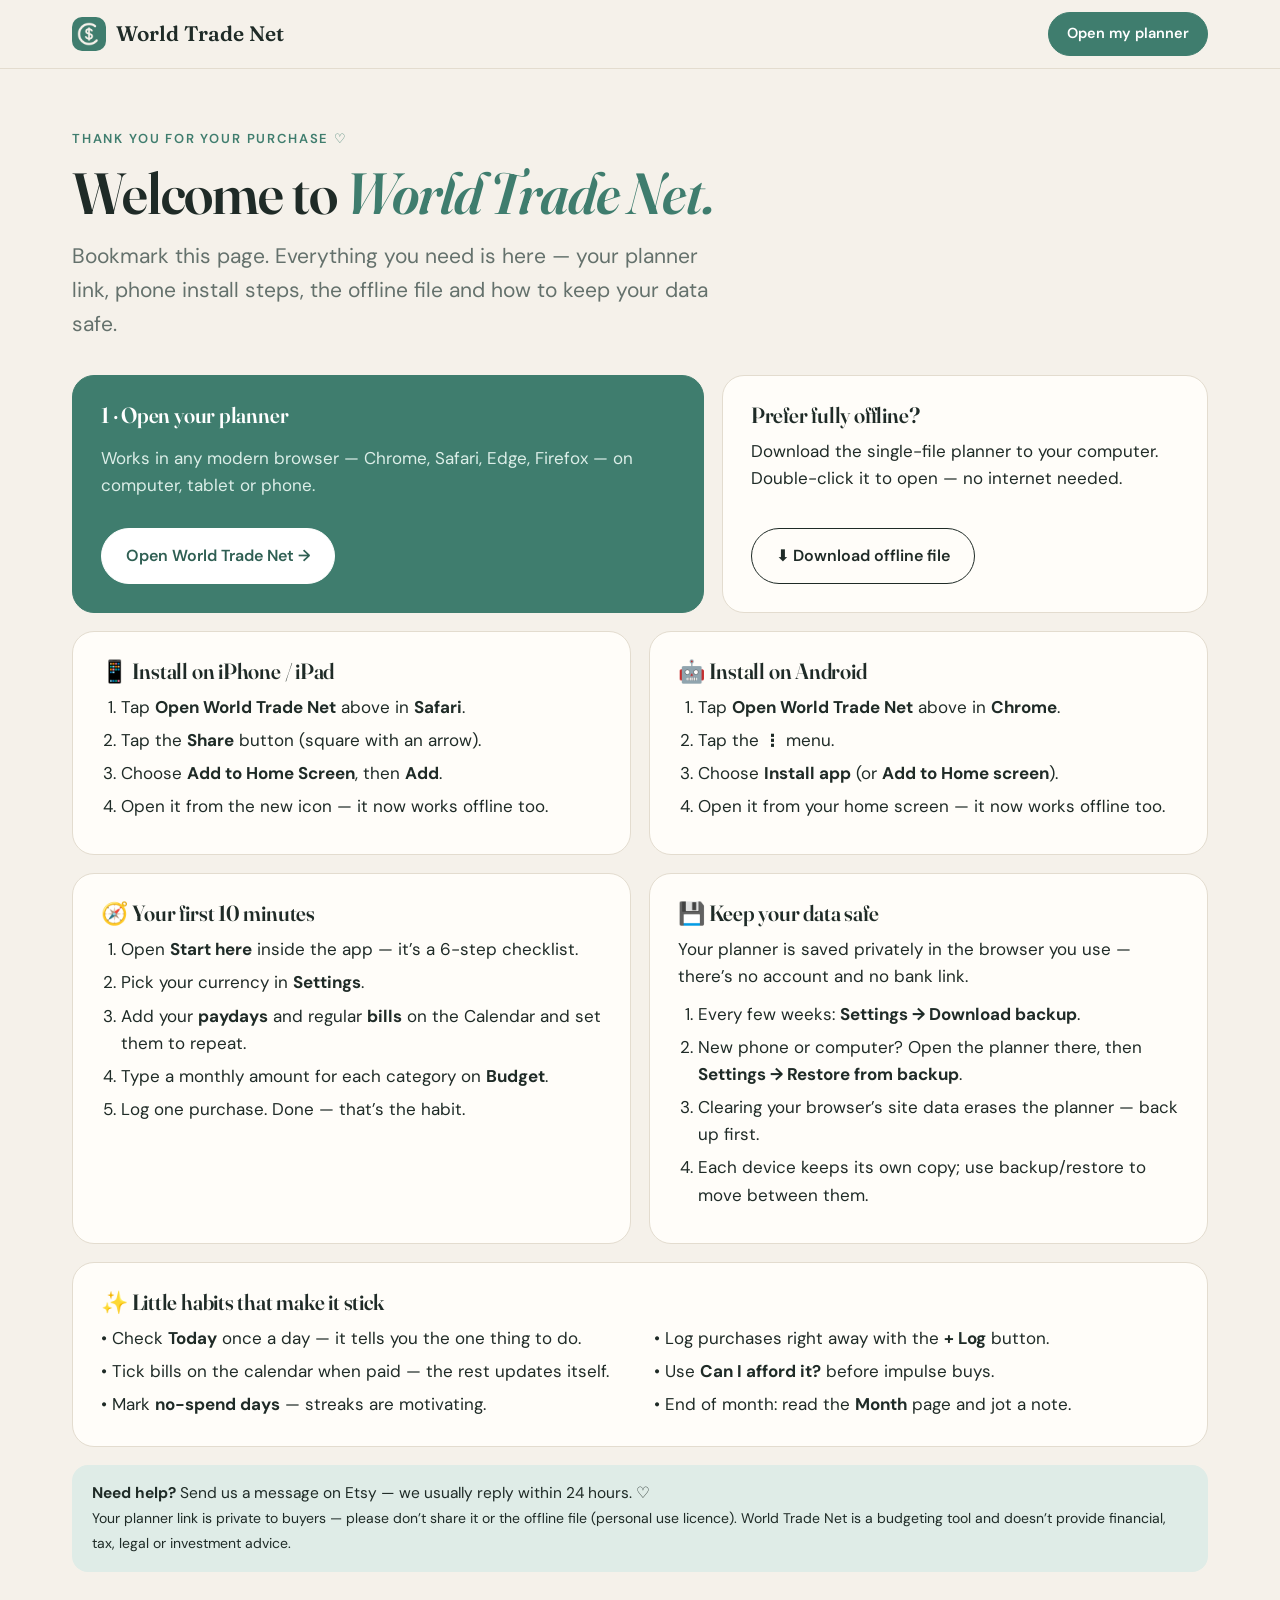
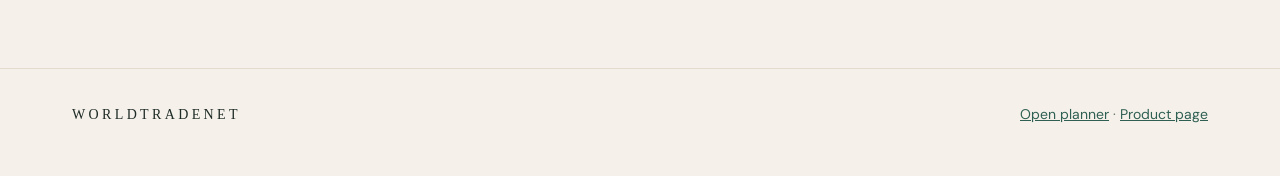
<file: _source/site/start/index.html>
<!doctype html>
<html lang="en">
<head>
<meta charset="utf-8">
<meta name="viewport" content="width=device-width,initial-scale=1">
<title>Welcome — World Trade Net Start Guide</title>
<meta name="robots" content="noindex">
<meta name="theme-color" content="#f5f1ea">
<link rel="icon" href="/assets/icon.svg" type="image/svg+xml">
<meta name="referrer" content="no-referrer">
<link rel="preconnect" href="https://fonts.googleapis.com"><link rel="preconnect" href="https://fonts.gstatic.com" crossorigin>
<link href="https://fonts.googleapis.com/css2?family=DM+Sans:opsz,wght@9..40,400;9..40,500;9..40,600;9..40,700&family=Fraunces:ital,opsz,wght@0,9..144,500;0,9..144,600;1,9..144,500;1,9..144,600&display=swap" rel="stylesheet">
<link rel="stylesheet" href="/assets/site.css">
<style>
.g2{display:grid;grid-template-columns:1fr 1fr;gap:18px}
.card h3{margin-bottom:10px}
.card ol{padding-left:20px;margin:10px 0 0}.card li{margin:6px 0}
.big-cta{display:grid;grid-template-columns:1.3fr 1fr;gap:18px;margin:34px 0 18px}
.big-cta .card{display:flex;flex-direction:column;gap:12px;justify-content:space-between}
.big-cta .pri-card{background:var(--acc);color:#fff;border-color:var(--acc)}
.pri-card p{color:#dceee8}.pri-card .btn{background:#fff;border-color:#fff;color:var(--acc-d)}
kbd{background:var(--soft);border-radius:6px;padding:1px 7px;font:600 14px var(--sans)}
@media (max-width:860px){.g2,.big-cta{grid-template-columns:1fr}}
</style>
</head>
<body>
<nav class="top"><div class="wrap"><a class="logo" href="/"><img src="/assets/icon-192.png" alt="">World Trade Net</a><div class="links"><a class="btn pri" href="../">Open my planner</a></div></div></nav>
<section style="padding-top:60px"><div class="wrap">
  <div class="eyebrow">Thank you for your purchase ♡</div>
  <h1 style="font-size:clamp(36px,5vw,58px);margin-top:12px">Welcome to <em>World Trade Net.</em></h1>
  <p class="lead" style="margin-top:16px">Bookmark this page. Everything you need is here — your planner link, phone install steps, the offline file and how to keep your data safe.</p>

  <div class="big-cta">
    <div class="card pri-card"><div><h3 style="color:#fff">1 · Open your planner</h3><p>Works in any modern browser — Chrome, Safari, Edge, Firefox — on computer, tablet or phone.</p></div><div><a class="btn" href="../">Open World Trade Net →</a></div></div>
    <div class="card"><div><h3>Prefer fully offline?</h3><p class="muted" style="margin:0">Download the single-file planner to your computer. Double-click it to open — no internet needed.</p></div><div><a class="btn" href="../download/world-trade-net-budget-planner.html" download="world-trade-net-budget-planner.html">⬇ Download offline file</a></div></div>
  </div>

  <div class="g2">
    <div class="card"><h3>📱 Install on iPhone / iPad</h3><ol><li>Tap <b>Open World Trade Net</b> above in <b>Safari</b>.</li><li>Tap the <b>Share</b> button (square with an arrow).</li><li>Choose <b>Add to Home Screen</b>, then <b>Add</b>.</li><li>Open it from the new icon — it now works offline too.</li></ol></div>
    <div class="card"><h3>🤖 Install on Android</h3><ol><li>Tap <b>Open World Trade Net</b> above in <b>Chrome</b>.</li><li>Tap the <b>⋮</b> menu.</li><li>Choose <b>Install app</b> (or <b>Add to Home screen</b>).</li><li>Open it from your home screen — it now works offline too.</li></ol></div>
    <div class="card"><h3>🧭 Your first 10 minutes</h3><ol><li>Open <b>Start here</b> inside the app — it’s a 6-step checklist.</li><li>Pick your currency in <b>Settings</b>.</li><li>Add your <b>paydays</b> and regular <b>bills</b> on the Calendar and set them to repeat.</li><li>Type a monthly amount for each category on <b>Budget</b>.</li><li>Log one purchase. Done — that’s the habit.</li></ol></div>
    <div class="card"><h3>💾 Keep your data safe</h3><p class="muted" style="margin:0">Your planner is saved privately in the browser you use — there’s no account and no bank link.</p><ol><li>Every few weeks: <b>Settings → Download backup</b>.</li><li>New phone or computer? Open the planner there, then <b>Settings → Restore from backup</b>.</li><li>Clearing your browser’s site data erases the planner — back up first.</li><li>Each device keeps its own copy; use backup/restore to move between them.</li></ol></div>
  </div>

  <div class="card" style="margin-top:18px"><h3>✨ Little habits that make it stick</h3><div class="g2" style="gap:6px 28px"><p class="muted" style="margin:0">• Check <b>Today</b> once a day — it tells you the one thing to do.</p><p class="muted" style="margin:0">• Log purchases right away with the <b>+ Log</b> button.</p><p class="muted" style="margin:0">• Tick bills on the calendar when paid — the rest updates itself.</p><p class="muted" style="margin:0">• Use <b>Can I afford it?</b> before impulse buys.</p><p class="muted" style="margin:0">• Mark <b>no-spend days</b> — streaks are motivating.</p><p class="muted" style="margin:0">• End of month: read the <b>Month</b> page and jot a note.</p></div></div>

  <div class="note" style="margin-top:18px"><b>Need help?</b> Send us a message on Etsy — we usually reply within 24 hours. ♡<br><span class="muted" style="font-size:14px">Your planner link is private to buyers — please don’t share it or the offline file (personal use licence). World Trade Net is a budgeting tool and doesn’t provide financial, tax, legal or investment advice.</span></div>
</div></section>
<footer><div class="wrap"><div><span class="shop">WORLDTRADENET</span></div><div><a href="../">Open planner</a> · <a href="/">Product page</a></div></div></footer>
</body>
</html>
</file>
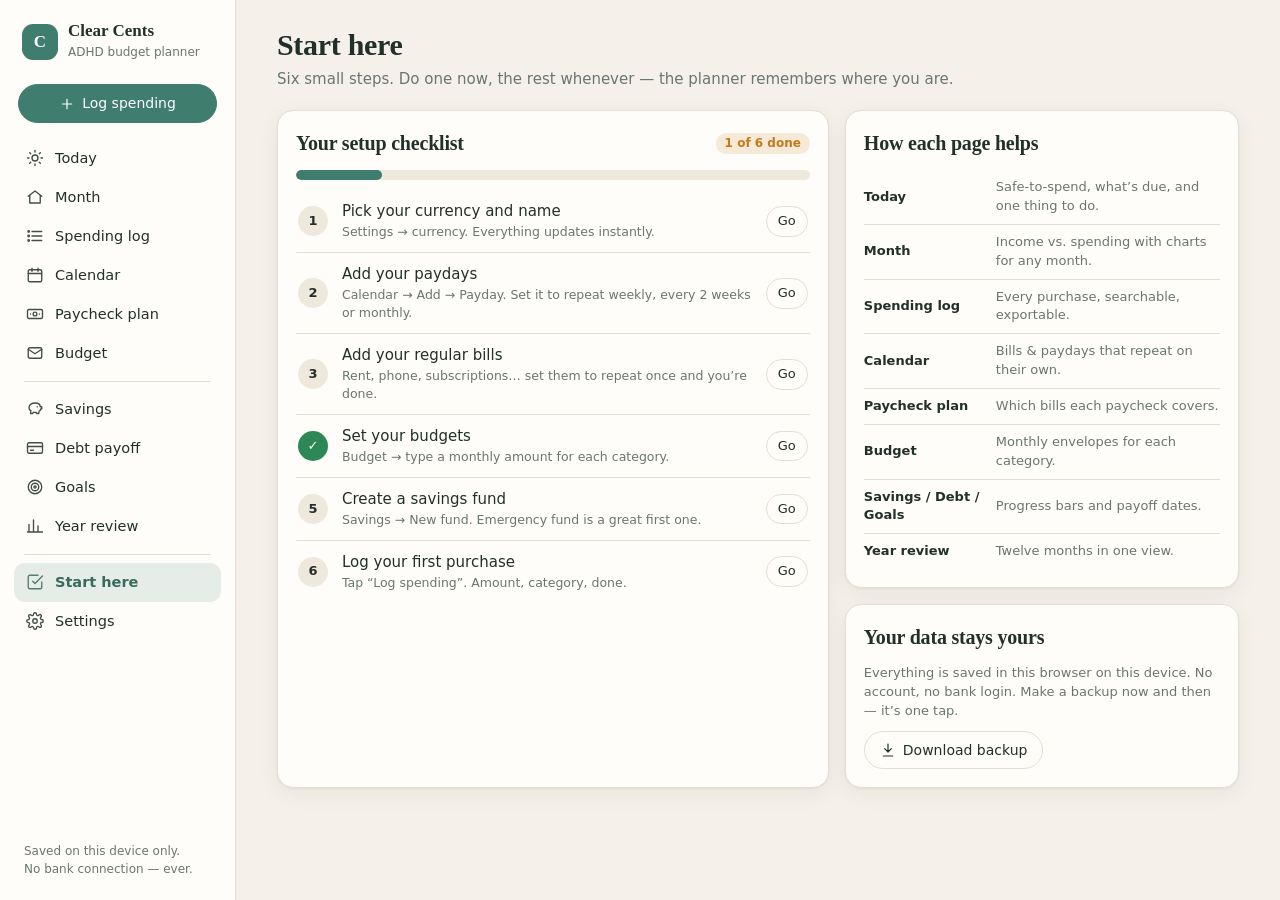
<file: download-old/clear-cents-budget-planner.html>
<!doctype html>
<html lang="en" data-mode="offline">
<head>
<meta charset="utf-8">
<meta name="viewport" content="width=device-width,initial-scale=1,viewport-fit=cover">
<title>Clear Cents — ADHD Budget Planner (offline)</title>
<meta name="description" content="Clear Cents — an ADHD-friendly budget planner app: safe-to-spend, paycheck plan, bills calendar, savings, debt payoff and goals. Works online or offline. No bank connection.">
<meta name="theme-color" content="#f5f1ea">
<meta name="robots" content="noindex">
<link rel="icon" href="data:image/svg+xml,<svg xmlns='http://www.w3.org/2000/svg' viewBox='0 0 512 512'><rect width='512' height='512' rx='112' fill='%233f7d6e'/><circle cx='256' cy='256' r='150' fill='none' stroke='%23f5f1ea' stroke-width='34' stroke-dasharray='700 300' stroke-linecap='round' transform='rotate(40 256 256)'/><path d='M256 168v176M300 206c-10-16-26-24-44-24-26 0-44 14-44 34 0 46 92 28 92 74 0 20-20 36-48 36-20 0-38-10-48-26' fill='none' stroke='%23f5f1ea' stroke-width='26' stroke-linecap='round'/></svg>">
<style>:root{
  --bg:#f5f1ea;--panel:#fffdf9;--ink:#22302c;--muted:#6a7671;--line:#e5ded2;--soft:#efe8dc;
  --acc:#3f7d6e;--good:#2e8757;--warn:#c27a1c;--bad:#c0463e;
  --acc-soft:color-mix(in srgb,var(--acc) 13%,var(--panel));
  --acc-ink:color-mix(in srgb,var(--acc) 75%,var(--ink));
  --good-soft:color-mix(in srgb,var(--good) 13%,var(--panel));
  --warn-soft:color-mix(in srgb,var(--warn) 15%,var(--panel));
  --bad-soft:color-mix(in srgb,var(--bad) 12%,var(--panel));
  --shadow:0 1px 2px rgba(40,30,20,.05),0 6px 22px rgba(40,30,20,.06);
  --serif:"Iowan Old Style","Palatino Linotype",Palatino,Georgia,serif;
  --sans:system-ui,-apple-system,"Segoe UI",Roboto,"Helvetica Neue",Arial,sans-serif;
  --r:16px;
  color-scheme:light;
}
:root[data-theme=dark]{
  --bg:#121816;--panel:#1a2220;--ink:#e6eeeb;--muted:#97a6a0;--line:#2a3532;--soft:#212b28;
  --shadow:0 1px 2px rgba(0,0,0,.3),0 8px 24px rgba(0,0,0,.25);
  color-scheme:dark;
}
*{box-sizing:border-box}
html,body{margin:0;height:100%}
body{background:var(--bg);color:var(--ink);font:15px/1.45 var(--sans);-webkit-font-smoothing:antialiased}
button,input,select,textarea{font:inherit;color:inherit}
a{color:var(--acc-ink)}
h1,h2,h3{font-family:var(--serif);font-weight:600;letter-spacing:-.01em;margin:0}
h1{font-size:30px;line-height:1.15}
h2{font-size:20px}
h3{font-size:16px}
.muted{color:var(--muted)}
.small{font-size:13px}
.tiny{font-size:12px}
.num{font-variant-numeric:tabular-nums}
.money{font-family:var(--serif);font-variant-numeric:tabular-nums lining-nums}

/* layout */
.shell{display:grid;grid-template-columns:236px 1fr;min-height:100vh}
.side{position:sticky;top:0;height:100vh;overflow:auto;padding:22px 14px;border-right:1px solid var(--line);background:var(--panel);display:flex;flex-direction:column;gap:4px}
.brand{display:flex;gap:10px;align-items:center;padding:0 8px 14px}
.logo{width:36px;height:36px;border-radius:11px;background:var(--acc);color:#fff;display:grid;place-items:center;font:700 17px var(--serif)}
.brand b{font-family:var(--serif);font-size:17px;display:block;line-height:1.1}
.brand span{font-size:12px;color:var(--muted)}
.logbtn{margin:4px 4px 12px;justify-content:center}
.nav a{display:flex;align-items:center;gap:11px;padding:9px 12px;border-radius:11px;color:var(--ink);text-decoration:none;font-size:14.5px}
.nav a:hover{background:var(--soft)}
.nav a.on{background:var(--acc-soft);color:var(--acc-ink);font-weight:600}
.nav svg{width:18px;height:18px;flex:none;opacity:.85}
.nav .sep{height:1px;background:var(--line);margin:8px 10px}
.side-foot{margin-top:auto;padding:12px 10px 0;font-size:12px;color:var(--muted)}
.main{padding:28px clamp(16px,3.2vw,44px) 90px;max-width:1180px;width:100%}
.top{display:none}
.pagehead{display:flex;align-items:flex-end;justify-content:space-between;gap:16px;flex-wrap:wrap;margin-bottom:20px}
.pagehead p{margin:6px 0 0;color:var(--muted)}
.demo-bar{background:#22302c;color:#f5f1ea;--bg:#f5f1ea;font-size:13.5px;padding:9px 16px;display:flex;gap:12px;align-items:center;justify-content:center;flex-wrap:wrap;text-align:center}
.demo-bar a{color:var(--bg);font-weight:700}
.demo-bar button{background:transparent;border:1px solid color-mix(in srgb,var(--bg) 40%,transparent);color:var(--bg);border-radius:99px;padding:3px 10px;cursor:pointer;font-size:12.5px}

/* cards */
.grid{display:grid;gap:16px}
.g2{grid-template-columns:repeat(2,minmax(0,1fr))}
.g3{grid-template-columns:repeat(3,minmax(0,1fr))}
.g4{grid-template-columns:repeat(4,minmax(0,1fr))}
.g-7-5{grid-template-columns:minmax(0,7fr) minmax(0,5fr)}
.card{background:var(--panel);border:1px solid var(--line);border-radius:var(--r);padding:18px;box-shadow:var(--shadow);min-width:0}
.card>h2,.card>h3,.cardhead{margin-bottom:12px}
.cardhead{display:flex;justify-content:space-between;align-items:center;gap:10px}
.cardhead h2,.cardhead h3{margin:0}
.kpi{padding:16px 18px}
.kpi .label{font-size:12.5px;color:var(--muted);display:flex;gap:6px;align-items:center}
.kpi .val{font-family:var(--serif);font-size:28px;margin-top:4px;line-height:1.1;font-variant-numeric:tabular-nums}
.kpi .sub{font-size:12.5px;color:var(--muted);margin-top:4px}
.kpi.good{background:var(--good-soft);border-color:color-mix(in srgb,var(--good) 25%,var(--line))}
.kpi.acc{background:var(--acc-soft);border-color:color-mix(in srgb,var(--acc) 25%,var(--line))}
.kpi.warn{background:var(--warn-soft)}
.kpi.bad{background:var(--bad-soft)}
.hero-safe{display:flex;gap:22px;align-items:center;flex-wrap:wrap}
.hero-safe .big{font-family:var(--serif);font-size:46px;line-height:1;font-variant-numeric:tabular-nums}
.pos{color:var(--good)} .neg{color:var(--bad)}

/* buttons & forms */
.btn{display:inline-flex;align-items:center;gap:7px;border:1px solid var(--line);background:var(--panel);border-radius:99px;padding:8px 15px;cursor:pointer;font-size:14px;font-weight:500;text-decoration:none;color:var(--ink);white-space:nowrap}
.btn:hover{background:var(--soft)}
.btn.pri{background:var(--acc);border-color:var(--acc);color:#fff}
.btn.pri:hover{filter:brightness(1.06)}
.btn.sm{padding:5px 11px;font-size:13px}
.btn.ghost{border-color:transparent;background:transparent}
.btn.danger{color:var(--bad)}
.btn svg{width:16px;height:16px}
.link{background:none;border:0;padding:2px 4px;color:var(--muted);cursor:pointer;font-size:13px}
.link:hover{color:var(--acc-ink);text-decoration:underline}
.link.del:hover{color:var(--bad)}
label.f{display:block;font-size:12.5px;color:var(--muted);margin-bottom:12px}
label.f>span{display:block;margin-bottom:5px}
input[type=text],input[type=number],input[type=date],input[type=search],select,textarea{width:100%;background:var(--panel);border:1px solid var(--line);border-radius:11px;padding:9px 11px;font-size:15px;outline:none}
input:focus,select:focus,textarea:focus{border-color:var(--acc);box-shadow:0 0 0 3px var(--acc-soft)}
textarea{resize:vertical;min-height:70px}
.row{display:flex;gap:10px;align-items:center;flex-wrap:wrap}
.row>.grow{flex:1}
.frow{display:grid;grid-template-columns:1fr 1fr;gap:10px}
.seg{display:inline-flex;background:var(--soft);border-radius:99px;padding:3px;gap:2px;flex-wrap:wrap}
.seg button{border:0;background:transparent;border-radius:99px;padding:6px 13px;cursor:pointer;font-size:13.5px;color:var(--muted)}
.seg button.on{background:var(--panel);color:var(--ink);font-weight:600;box-shadow:0 1px 3px rgba(0,0,0,.08)}
.months{display:flex;gap:6px;flex-wrap:wrap}
.months button{border:1px solid var(--line);background:var(--panel);border-radius:99px;padding:5px 11px;font-size:13px;cursor:pointer}
.months button.on{background:var(--acc);border-color:var(--acc);color:#fff;font-weight:600}
.months button.now:not(.on){border-color:var(--acc)}

/* lists */
.list{display:flex;flex-direction:column}
.li{display:flex;align-items:center;gap:12px;padding:11px 2px;border-bottom:1px solid var(--line)}
.li:last-child{border-bottom:0}
.li .grow{flex:1;min-width:0}
.li .t{font-weight:500;overflow:hidden;text-overflow:ellipsis;white-space:nowrap}
.li .s{font-size:12.5px;color:var(--muted)}
.li .amt{font-variant-numeric:tabular-nums;font-weight:600;white-space:nowrap}
.dot{width:10px;height:10px;border-radius:50%;flex:none;display:inline-block}
.chk{width:22px;height:22px;border-radius:7px;border:1.5px solid var(--muted);display:grid;place-items:center;cursor:pointer;flex:none;background:transparent;padding:0}
.chk.on{background:var(--good);border-color:var(--good);color:#fff}
.chk svg{width:14px;height:14px}
.tag{display:inline-flex;align-items:center;gap:5px;padding:2px 9px;border-radius:99px;font-size:12px;font-weight:600;background:var(--soft);white-space:nowrap}
.pill-ns{background:var(--soft);color:var(--muted)}
.pill-ip{background:var(--warn-soft);color:var(--warn)}
.pill-dn{background:var(--good-soft);color:var(--good)}
.pill{cursor:pointer;border:0}
.date{font-size:12.5px;color:var(--muted);width:58px;flex:none}
.empty{padding:26px 10px;text-align:center;color:var(--muted);font-size:14px}
.empty b{display:block;color:var(--ink);font-family:var(--serif);font-size:17px;margin-bottom:4px}

/* bars */
.bar{height:10px;background:var(--soft);border-radius:99px;overflow:hidden;position:relative}
.bar>i{display:block;height:100%;border-radius:99px;background:var(--acc)}
.bar.thick{height:14px}
.stack{display:flex;height:16px;border-radius:99px;overflow:hidden;background:var(--soft)}
.stack>i{height:100%}
.legend{display:flex;gap:14px;flex-wrap:wrap;font-size:12.5px;color:var(--muted);margin-top:10px}
.legend span{display:inline-flex;gap:6px;align-items:center}
.bva .li{display:grid;grid-template-columns:150px 1fr 150px;gap:12px}
.bva .li .bar{height:12px}
.bva .over>i{background:var(--bad)}

/* table */
.tbl{width:100%;border-collapse:collapse;font-size:14px}
.tbl th{text-align:left;font-weight:600;font-size:12px;color:var(--muted);text-transform:uppercase;letter-spacing:.04em;padding:8px 8px;border-bottom:1px solid var(--line)}
.tbl td{padding:9px 8px;border-bottom:1px solid var(--line);vertical-align:middle}
.tbl tr:last-child td{border-bottom:0}
.tbl .r{text-align:right}
.tbl input{padding:6px 9px;font-size:14px}
.tblwrap{overflow-x:auto}

/* calendar */
.cal{display:grid;grid-template-columns:repeat(7,minmax(0,1fr));gap:6px}
.cal .dow{font-size:12px;color:var(--muted);text-align:center;padding-bottom:2px}
.cal .day{min-height:84px;border:1px solid var(--line);border-radius:12px;padding:6px 7px;background:var(--panel);cursor:pointer;display:flex;flex-direction:column;gap:3px;text-align:left;font-size:12px;overflow:hidden}
.cal .day:hover{border-color:var(--acc)}
.cal .day.blank{background:transparent;border-style:dashed;opacity:.35;cursor:default}
.cal .day.today{border:2px solid var(--acc)}
.cal .day .n{font-weight:600;font-size:13px}
.cal .ev{display:flex;align-items:center;gap:4px;white-space:nowrap;overflow:hidden;text-overflow:ellipsis;font-size:11.5px;line-height:1.25}
.cal .ev.paid{opacity:.5;text-decoration:line-through}
.cal .more{font-size:11px;color:var(--muted)}

/* donut */
.donutwrap{display:grid;grid-template-columns:200px 1fr;gap:20px;align-items:center}
.donut text{font-family:var(--serif);fill:var(--ink)}

/* steps */
.steps .li{gap:14px}
.stepn{width:30px;height:30px;border-radius:50%;background:var(--soft);display:grid;place-items:center;font-weight:700;font-size:13px;flex:none}
.stepn.done{background:var(--good);color:#fff}

/* modal */
.scrim{position:fixed;inset:0;background:rgba(15,20,18,.42);display:grid;place-items:center;padding:16px;z-index:50;animation:fade .15s}
.modal{background:var(--panel);border-radius:20px;box-shadow:0 20px 60px rgba(0,0,0,.25);width:min(480px,100%);max-height:92vh;overflow:auto;padding:22px}
.modal h2{margin-bottom:14px}
.modal .actions{display:flex;justify-content:flex-end;gap:8px;margin-top:6px}
@keyframes fade{from{opacity:0}}
.toast{position:fixed;left:50%;bottom:26px;transform:translateX(-50%);background:var(--ink);color:var(--bg);padding:10px 18px;border-radius:99px;font-size:14px;z-index:60;box-shadow:var(--shadow);animation:fade .2s}
.fab{display:none}
.mcat{display:none}
.li .s:empty{display:none}
.swatches{display:flex;gap:10px;flex-wrap:wrap}
.swatches button{width:34px;height:34px;border-radius:50%;border:3px solid var(--panel);box-shadow:0 0 0 1px var(--line);cursor:pointer}
.swatches button.on{box-shadow:0 0 0 2px var(--ink)}
.callout{background:var(--acc-soft);border-radius:14px;padding:14px 16px;font-size:14px}
.callout.warn{background:var(--warn-soft)}
.afford-res{margin-top:10px;font-size:14px;border-radius:12px;padding:10px 12px}
.ns-days{display:flex;gap:4px;flex-wrap:wrap;margin-top:10px}
.ns-days i{width:16px;height:16px;border-radius:5px;background:var(--soft);display:block}
.ns-days i.on{background:var(--good)}
.ns-days i.td{outline:2px solid var(--acc);outline-offset:1px}

@media (max-width:1050px){
  .g4{grid-template-columns:repeat(2,minmax(0,1fr))}
  .g-7-5,.g3{grid-template-columns:1fr}
}
@media (max-width:820px){
  .shell{grid-template-columns:1fr}
  .side{position:fixed;inset:0 auto 0 0;width:270px;z-index:40;transform:translateX(-102%);transition:transform .2s;box-shadow:var(--shadow)}
  .shell.open .side{transform:none}
  .shell.open::after{content:"";position:fixed;inset:0;background:rgba(0,0,0,.3);z-index:30}
  .top{display:flex;align-items:center;justify-content:space-between;padding:12px 16px;border-bottom:1px solid var(--line);background:var(--panel);position:sticky;top:0;z-index:20}
  .top b{font-family:var(--serif);font-size:17px}
  .main{padding:18px 16px 100px}
  h1{font-size:25px}
  .g2{grid-template-columns:1fr}
  .donutwrap{grid-template-columns:1fr;justify-items:center}
  .bva .li{grid-template-columns:1fr 110px;row-gap:6px}
  .bva .li .bar{grid-column:1/-1;grid-row:2}
  .cal{gap:3px}
  .cal .day{min-height:58px;padding:4px;border-radius:9px}
  .cal .ev span.lbl{display:none}
  .cal .ev{gap:0}
  .fab{display:inline-flex;position:fixed;right:18px;bottom:20px;z-index:25;box-shadow:0 8px 24px rgba(0,0,0,.2);padding:13px 20px;font-size:15px}
  .hero-safe .big{font-size:38px}
  .frow{grid-template-columns:1fr}
  .months{flex-wrap:nowrap;overflow-x:auto;scrollbar-width:none;flex:1;min-width:0}
  .months::-webkit-scrollbar{display:none}
  .li{gap:9px}
  .li>.dot,.li .cattag,.li .rep{display:none}
  .mcat{display:inline}
  .li .date{width:46px}
  .li .t{font-size:14.5px}
  .demo-bar{font-size:12.5px;padding:7px 12px}
}
@media (max-width:460px){.g4{grid-template-columns:1fr 1fr}.kpi .val{font-size:22px}}
@media (prefers-reduced-motion:reduce){*{animation:none!important;transition:none!important}}
@media print{.side,.top,.fab,.demo-bar{display:none!important}.shell{display:block}}
</style>
</head>
<body>
<noscript><p style="padding:24px;font-family:sans-serif">Clear Cents needs JavaScript turned on to run.</p></noscript>
<script>(() => {
'use strict';
const MODE = document.documentElement.dataset.mode || 'app'; // demo | app | offline
const KEY = 'clearcents:' + (MODE === 'demo' ? 'demo' : 'main') + ':v1';
const ETSY = 'https://www.etsy.com/shop/worldtradenet';

/* ---------- helpers ---------- */
const $ = (s, el = document) => el.querySelector(s);
const uid = () => Math.random().toString(36).slice(2, 10);
const pad = n => String(n).padStart(2, '0');
const iso = d => d.getFullYear() + '-' + pad(d.getMonth() + 1) + '-' + pad(d.getDate());
const today = () => iso(new Date());
const parse = s => { const [y, m, d] = s.split('-').map(Number); return new Date(y, m - 1, d || 1); };
const ymOf = s => s.slice(0, 7);
const thisYM = () => today().slice(0, 7);
const daysIn = ym => { const [y, m] = ym.split('-').map(Number); return new Date(y, m, 0).getDate(); };
const addMonths = (ym, n) => { const d = parse(ym + '-01'); d.setMonth(d.getMonth() + n); return iso(d).slice(0, 7); };
const MONTHS = ['January','February','March','April','May','June','July','August','September','October','November','December'];
const MON = MONTHS.map(m => m.slice(0, 3));
const monthName = ym => MONTHS[+ym.slice(5, 7) - 1] + ' ' + ym.slice(0, 4);
const shortDate = s => MON[+s.slice(5, 7) - 1] + ' ' + (+s.slice(8, 10));
const esc = s => String(s ?? '').replace(/[&<>"']/g, c => ({'&':'&amp;','<':'&lt;','>':'&gt;','"':'&quot;',"'":'&#39;'}[c]));
const sum = (a, f = x => x) => a.reduce((t, x) => t + (+f(x) || 0), 0);
const num = v => { const n = parseFloat(String(v).replace(/[^0-9.\-]/g, '')); return isFinite(n) ? n : 0; };
const clamp = (v, a, b) => Math.max(a, Math.min(b, v));

const CURRENCIES = [['USD','US Dollar'],['GBP','British Pound'],['EUR','Euro'],['CAD','Canadian Dollar'],['AUD','Australian Dollar'],['NZD','New Zealand Dollar'],['INR','Indian Rupee'],['PKR','Pakistani Rupee'],['AED','UAE Dirham'],['SGD','Singapore Dollar'],['ZAR','South African Rand'],['JPY','Japanese Yen'],['MXN','Mexican Peso'],['PHP','Philippine Peso'],['NGN','Nigerian Naira']];
const ACCENTS = [['Sage','#3f7d6e'],['Lavender','#7a68b8'],['Clay','#b8673f'],['Ocean','#2f6f9f'],['Rose','#b8506e'],['Forest','#3e7a3a'],['Charcoal','#4a5560']];
const PALETTE = ['#3f7d6e','#d08a3c','#6f8fc8','#c25d6e','#8a6fbf','#5aa07a','#d4b04a','#4fa3a6','#b47a5a','#7c8a95','#e07a5f','#9bb06a','#a55b9c','#5f7fa8','#c99a6b'];

let fmtCache = {};
const money = (v, opt = {}) => {
  const c = S.settings.currency;
  const k = c + (opt.round ? 'r' : '');
  if (!fmtCache[k]) {
    try { fmtCache[k] = new Intl.NumberFormat(undefined, { style: 'currency', currency: c, maximumFractionDigits: opt.round ? 0 : 2, minimumFractionDigits: opt.round ? 0 : 2 }); }
    catch { fmtCache[k] = { format: n => c + ' ' + n.toFixed(2) }; }
  }
  return fmtCache[k].format(v || 0);
};

/* ---------- icons ---------- */
const P = {
  today:'<circle cx="12" cy="12" r="4"/><path d="M12 2v2M12 20v2M4.9 4.9l1.4 1.4M17.7 17.7l1.4 1.4M2 12h2M20 12h2M4.9 19.1l1.4-1.4M17.7 6.3l1.4-1.4"/>',
  home:'<path d="M3 11l9-7 9 7"/><path d="M5 10v10h14V10"/>',
  list:'<path d="M8 6h13M8 12h13M8 18h13"/><circle cx="3.5" cy="6" r="1"/><circle cx="3.5" cy="12" r="1"/><circle cx="3.5" cy="18" r="1"/>',
  cal:'<rect x="3" y="5" width="18" height="16" rx="2"/><path d="M3 10h18M8 3v4M16 3v4"/>',
  pay:'<rect x="2" y="6" width="20" height="12" rx="2"/><circle cx="12" cy="12" r="2.5"/><path d="M6 12h.01M18 12h.01"/>',
  env:'<rect x="3" y="5" width="18" height="14" rx="2"/><path d="M3 7l9 6 9-6"/>',
  save:'<path d="M19 9c0-3-3-5-7-5S4 6 4 10c0 2 1 3.5 2.5 4.5L6 18h3l.5-1.5h4L14 18h3l.5-3c1-.5 2-1.5 2-3h1.5V9z"/><path d="M15 9h.01"/>',
  debt:'<rect x="2" y="5" width="20" height="14" rx="2"/><path d="M2 10h20M6 15h4"/>',
  goal:'<circle cx="12" cy="12" r="9"/><circle cx="12" cy="12" r="5"/><circle cx="12" cy="12" r="1.5"/>',
  year:'<path d="M4 20V10M10 20V4M16 20v-8M22 20H2"/>',
  gear:'<circle cx="12" cy="12" r="3"/><path d="M19.4 15a1.7 1.7 0 0 0 .3 1.8l.1.1a2 2 0 1 1-2.8 2.8l-.1-.1a1.7 1.7 0 0 0-1.8-.3 1.7 1.7 0 0 0-1 1.5V21a2 2 0 1 1-4 0v-.1a1.7 1.7 0 0 0-1.1-1.5 1.7 1.7 0 0 0-1.8.3l-.1.1a2 2 0 1 1-2.8-2.8l.1-.1a1.7 1.7 0 0 0 .3-1.8 1.7 1.7 0 0 0-1.5-1H3a2 2 0 1 1 0-4h.1a1.7 1.7 0 0 0 1.5-1.1 1.7 1.7 0 0 0-.3-1.8l-.1-.1a2 2 0 1 1 2.8-2.8l.1.1a1.7 1.7 0 0 0 1.8.3H9a1.7 1.7 0 0 0 1-1.5V3a2 2 0 1 1 4 0v.1a1.7 1.7 0 0 0 1 1.5 1.7 1.7 0 0 0 1.8-.3l.1-.1a2 2 0 1 1 2.8 2.8l-.1.1a1.7 1.7 0 0 0-.3 1.8V9a1.7 1.7 0 0 0 1.5 1H21a2 2 0 1 1 0 4h-.1a1.7 1.7 0 0 0-1.5 1z"/>',
  start:'<path d="M9 11l3 3L22 4"/><path d="M21 12v7a2 2 0 0 1-2 2H5a2 2 0 0 1-2-2V5a2 2 0 0 1 2-2h11"/>',
  plus:'<path d="M12 5v14M5 12h14"/>',
  check:'<path d="M20 6L9 17l-5-5"/>',
  menu:'<path d="M3 6h18M3 12h18M3 18h18"/>',
  left:'<path d="M15 18l-6-6 6-6"/>', right:'<path d="M9 18l6-6-6-6"/>',
  dl:'<path d="M12 3v12M7 10l5 5 5-5M5 21h14"/>', up:'<path d="M12 21V9M7 14l5-5 5 5M5 3h14"/>',
};
const ic = n => `<svg viewBox="0 0 24 24" fill="none" stroke="currentColor" stroke-width="1.8" stroke-linecap="round" stroke-linejoin="round">${P[n]}</svg>`;

/* ---------- state ---------- */
const DEFAULT_CATS = [
  ['Rent / Mortgage','needs',1450],['Utilities','needs',180],['Groceries','needs',450],['Transportation','needs',140],['Insurance','needs',120],['Phone & Internet','needs',105],
  ['Dining Out','wants',160],['Coffee','wants',40],['Shopping & Clothing','wants',90],['Entertainment','wants',60],['Subscriptions','wants',45],['Personal Care','wants',50],['Health & Fitness','wants',45],['Gifts','wants',40],['Miscellaneous','wants',40]
];
function blankState() {
  return {
    v: 1,
    settings: { name: '', currency: 'USD', theme: 'auto', accent: '#3f7d6e', created: today() },
    categories: DEFAULT_CATS.map(([name, group, budget], i) => ({ id: 'c' + i, name, group, budget, color: PALETTE[i % PALETTE.length] })),
    months: {}, tx: [], events: [], funds: [], debts: [], goals: [], nospend: {},
    debtPlan: { strategy: 'avalanche', extra: 0 },
  };
}
let S;
function load() {
  try { const raw = localStorage.getItem(KEY); if (raw) { S = Object.assign(blankState(), JSON.parse(raw)); return; } } catch (e) {}
  S = MODE === 'demo' ? sampleState() : blankState();
  save();
}
let saveT;
function save() { clearTimeout(saveT); saveT = setTimeout(() => { try { localStorage.setItem(KEY, JSON.stringify(S)); } catch (e) { toast('Could not save — browser storage is full or blocked'); } }, 60); }
const cat = id => S.categories.find(c => c.id === id);
const fund = id => S.funds.find(f => f.id === id);
const debt = id => S.debts.find(d => d.id === id);

/* ---------- sample data (demo) ---------- */
function sampleState() {
  const s = blankState();
  s.settings.name = 'Jordan';
  const now = new Date(); const Y = now.getFullYear(); const curM = now.getMonth();
  let seed = 7; const rnd = () => (seed = (seed * 9301 + 49297) % 233280) / 233280;
  const C = n => s.categories.find(c => c.name === n).id;
  s.funds = [
    { id: 'f1', name: 'Emergency fund', saved: 2400, target: 6000, date: (Y + 1) + '-06-30', color: '#3f7d6e' },
    { id: 'f2', name: 'Lisbon trip', saved: 1250, target: 3000, date: (Y + 1) + '-05-01', color: '#d08a3c' },
    { id: 'f3', name: 'New laptop', saved: 640, target: 1400, date: '', color: '#6f8fc8' },
  ];
  s.debts = [
    { id: 'd1', name: 'Visa credit card', balance: 3200, original: 4200, apr: 22.9, min: 150, color: '#c25d6e' },
    { id: 'd2', name: 'Car loan', balance: 12800, original: 18000, apr: 6.5, min: 310, color: '#8a6fbf' },
    { id: 'd3', name: 'Student loan', balance: 9400, original: 15000, apr: 4.5, min: 120, color: '#5aa07a' },
  ];
  s.debtPlan = { strategy: 'avalanche', extra: 100 };
  s.goals = [
    { id: 'g1', title: 'Pay off the Visa card', status: 'ip', date: Y + '-12-31', note: 'Extra $100 a month on top of the minimum.' },
    { id: 'g2', title: 'Build a 3-month emergency fund', status: 'ip', date: (Y + 1) + '-06-30', note: '' },
    { id: 'g3', title: 'Take the Lisbon trip — paid in cash', status: 'ip', date: (Y + 1) + '-05-01', note: 'Flights booked, saving for the rest.' },
    { id: 'g4', title: 'Start investing 10% of income', status: 'ns', date: (Y + 1) + '-01-01', note: '' },
    { id: 'g5', title: 'Cancel unused subscriptions', status: 'dn', date: Y + '-03-01', note: 'Saved $34 a month.' },
  ];
  const ev = (title, kind, day, amount, repeat, extra = {}) => s.events.push(Object.assign({ id: uid(), title, kind, date: Y + '-01-' + pad(day), amount, repeat, paid: {} }, extra));
  ev('Paycheck', 'payday', 1, 2100, 'monthly');
  ev('Paycheck', 'payday', 15, 2100, 'monthly');
  ev('Rent', 'bill', 1, 1450, 'monthly', { catId: C('Rent / Mortgage') });
  ev('Electric & water', 'bill', 8, 120, 'monthly', { catId: C('Utilities') });
  ev('Internet', 'bill', 12, 60, 'monthly', { catId: C('Phone & Internet') });
  ev('Phone bill', 'bill', 18, 45, 'monthly', { catId: C('Phone & Internet') });
  ev('Car insurance', 'bill', 22, 120, 'monthly', { catId: C('Insurance') });
  ev('Streaming', 'bill', 20, 18, 'monthly', { catId: C('Subscriptions') });
  ev('Gym membership', 'bill', 25, 45, 'monthly', { catId: C('Health & Fitness') });
  ev('Visa payment', 'bill', 16, 250, 'monthly', { debtId: 'd1' });
  ev('Car loan payment', 'bill', 5, 310, 'monthly', { debtId: 'd2' });
  ev('Student loan', 'bill', 28, 120, 'monthly', { debtId: 'd3' });
  ev('Emergency fund transfer', 'transfer', 16, 200, 'monthly', { fundId: 'f1' });
  ev('Lisbon trip transfer', 'transfer', 16, 150, 'monthly', { fundId: 'f2' });
  ev('Car registration renewal', 'note', 18, 0, 'none', { date: Y + '-' + pad(curM + 1) + '-18' });

  const shops = { 'Groceries': ['Trader Joe\'s', 'Whole Foods', 'Costco run', 'Farmers market', 'Aldi'], 'Dining Out': ['Tacos with friends', 'Date night', 'Pizza night', 'Sushi lunch'], 'Coffee': ['Corner cafe', 'Latte', 'Coffee beans'], 'Transportation': ['Gas', 'Rideshare', 'Parking'], 'Shopping & Clothing': ['New sneakers', 'Target run', 'Jacket'], 'Entertainment': ['Movie night', 'Concert tickets', 'Bowling'], 'Personal Care': ['Haircut', 'Skincare'], 'Gifts': ['Birthday gift'], 'Miscellaneous': ['Hardware store', 'Post office'] };
  const freq = { 'Groceries': [4, 40, 95], 'Dining Out': [2.5, 18, 55], 'Coffee': [5, 5, 9], 'Transportation': [3, 18, 50], 'Shopping & Clothing': [1, 25, 85], 'Entertainment': [1, 15, 45], 'Personal Care': [1, 20, 45], 'Gifts': [0.4, 25, 60], 'Miscellaneous': [1, 8, 35] };
  for (let m = 0; m <= curM; m++) {
    const ym = Y + '-' + pad(m + 1); const lastDay = m === curM ? now.getDate() : daysIn(ym);
    s.months[ym] = { incomePlan: 4200, budgets: {}, note: '' };
    for (const [name, [n, lo, hi]] of Object.entries(freq)) {
      const count = Math.floor(n + rnd() * 1.4);
      for (let i = 0; i < count; i++) {
        const day = 1 + Math.floor(rnd() * lastDay);
        const list = shops[name];
        s.tx.push({ id: uid(), date: ym + '-' + pad(day), type: 'expense', catId: C(name), name: list[Math.floor(rnd() * list.length)], amount: Math.round((lo + rnd() * (hi - lo)) * 100) / 100, note: '' });
      }
    }
    // mark recurring events as paid up to today (creates linked transactions)
    for (const e of s.events) for (const d of occurrences(e, ym)) if (d <= today() && e.kind !== 'note') markPaid(e, d, true, s, true);
    for (let d = 1; d <= lastDay; d++) if (rnd() < 0.22) s.nospend[ym + '-' + pad(d)] = true;
  }
  s.funds.forEach((f, i) => f.saved = [2400, 1250, 640][i]);
  s.debts.forEach((d, i) => d.balance = [3200, 12800, 9400][i]);
  s.months[thisYM()].note = 'Cutting back on takeout this month — putting the difference toward the Visa card.';
  return s;
}

/* ---------- calendar engine ---------- */
function occurrences(e, ym) {
  const out = []; const start = e.date; const last = ym + '-' + pad(daysIn(ym));
  if (start > last) return out;
  if (e.until && e.until < ym + '-01') return out;
  const add = d => { if (ymOf(d) === ym && d >= start && (!e.until || d <= e.until)) out.push(d); };
  if (e.repeat === 'monthly') { const day = Math.min(+start.slice(8, 10), daysIn(ym)); add(ym + '-' + pad(day)); }
  else if (e.repeat === 'weekly' || e.repeat === 'biweekly') {
    const step = e.repeat === 'weekly' ? 7 : 14; const d0 = parse(start); const first = parse(ym + '-01');
    let k = Math.max(0, Math.floor((first - d0) / 864e5 / step) - 1); let d = new Date(d0); d.setDate(d0.getDate() + k * step);
    while (iso(d) <= last) { add(iso(d)); d.setDate(d.getDate() + step); }
  } else if (e.repeat === 'yearly') { if (start.slice(5, 7) === ym.slice(5, 7)) add(ym + start.slice(7)); }
  else add(start);
  return out;
}
function monthEvents(ym) {
  const list = [];
  for (const e of S.events) for (const d of occurrences(e, ym)) list.push({ e, date: d, paid: !!e.paid[d] });
  return list.sort((a, b) => a.date.localeCompare(b.date) || (a.e.kind === 'payday' ? -1 : 1));
}
function markPaid(e, d, on, st = S, silent) {
  e.paid = e.paid || {};
  const src = e.id + '@' + d;
  if (on) {
    e.paid[d] = true;
    if (e.kind === 'note' || !e.amount) return;
    if (st.tx.some(t => t.src === src)) return;
    const t = { id: uid(), date: d, name: e.title, amount: +e.amount, note: '', src };
    if (e.kind === 'payday') t.type = 'income';
    else if (e.fundId) { t.type = 'saving'; t.fundId = e.fundId; const f = st.funds.find(x => x.id === e.fundId); if (f) f.saved += +e.amount; }
    else if (e.debtId) { t.type = 'debt'; t.debtId = e.debtId; const db = st.debts.find(x => x.id === e.debtId); if (db) db.balance = Math.max(0, db.balance - e.amount); }
    else { t.type = 'expense'; t.catId = e.catId || (st.categories.find(c => c.name === 'Miscellaneous') || st.categories[0]).id; }
    if (!silent || d <= today()) st.tx.push(t);
  } else {
    delete e.paid[d];
    const t = st.tx.find(x => x.src === src); if (t) removeTx(t, st);
  }
}
function applyTx(t, dir, st = S) {
  if (t.type === 'saving') { const f = st.funds.find(x => x.id === t.fundId); if (f) f.saved = Math.max(0, f.saved + dir * t.amount); }
  if (t.type === 'debt') { const d = st.debts.find(x => x.id === t.debtId); if (d) d.balance = Math.max(0, d.balance - dir * t.amount); }
}
function removeTx(t, st = S) { applyTx(t, -1, st); st.tx = st.tx.filter(x => x !== t); if (t.src) { const [eid, d] = t.src.split('@'); const e = st.events.find(x => x.id === eid); if (e) delete e.paid[d]; } }

/* ---------- money math ---------- */
function monthData(ym) {
  const m = S.months[ym] || {};
  const txs = S.tx.filter(t => ymOf(t.date) === ym);
  const received = sum(txs.filter(t => t.type === 'income'), t => t.amount);
  const evs = monthEvents(ym);
  const paydayExpected = sum(evs.filter(x => x.e.kind === 'payday'), x => x.e.amount);
  const planned = m.incomePlan || paydayExpected;
  const unpaidPaydays = sum(evs.filter(x => x.e.kind === 'payday' && !x.paid), x => x.e.amount);
  const income = Math.max(planned, received + unpaidPaydays, received);
  const expense = sum(txs.filter(t => t.type === 'expense'), t => t.amount);
  const saving = sum(txs.filter(t => t.type === 'saving'), t => t.amount);
  const debtPaid = sum(txs.filter(t => t.type === 'debt'), t => t.amount);
  const spent = expense + saving + debtPaid;
  const upcoming = evs.filter(x => !x.paid && x.e.kind !== 'payday' && x.e.kind !== 'note' && x.e.amount > 0);
  const upcomingTotal = sum(upcoming, x => x.e.amount);
  const safe = income - spent - upcomingTotal;
  const byCat = {};
  for (const t of txs) if (t.type === 'expense') byCat[t.catId] = (byCat[t.catId] || 0) + t.amount;
  const budgets = {}; for (const c of S.categories) budgets[c.id] = (m.budgets && m.budgets[c.id] != null) ? m.budgets[c.id] : c.budget;
  const isCur = ym === thisYM(); const daysLeft = isCur ? daysIn(ym) - new Date().getDate() + 1 : (ym > thisYM() ? daysIn(ym) : 0);
  return { ym, txs, received, planned, income, expense, saving, debtPaid, spent, upcoming, upcomingTotal, safe, byCat, budgets, daysLeft, perDay: daysLeft ? safe / daysLeft : 0, evs };
}
function simulate(strategy, extra, rollover = true) {
  const ds = S.debts.filter(d => d.balance > 0).map(d => ({ id: d.id, bal: +d.balance, apr: +d.apr, min: +d.min, paidOff: null, interest: 0 }));
  const totalMin = sum(ds, d => d.min); let month = 0, totalInt = 0;
  const order = () => ds.filter(d => d.bal > 0.005).sort(strategy === 'snowball' ? (a, b) => a.bal - b.bal : (a, b) => b.apr - a.apr || a.bal - b.bal);
  while (ds.some(d => d.bal > 0.005) && month < 600) {
    month++;
    for (const d of ds) if (d.bal > 0.005) { const i = d.bal * d.apr / 1200; d.bal += i; d.interest += i; totalInt += i; }
    let budget = rollover ? totalMin + extra : 0;
    for (const d of ds) if (d.bal > 0.005) { const p = Math.min(d.min, d.bal); d.bal -= p; if (rollover) budget -= p; }
    if (rollover) for (const d of order()) { if (budget <= 0) break; const p = Math.min(budget, d.bal); d.bal -= p; budget -= p; }
    for (const d of ds) if (d.bal <= 0.005 && d.paidOff == null) { d.bal = 0; d.paidOff = month; }
  }
  return { months: month, stuck: month >= 600, totalInt, ds };
}
function streak() { let n = 0; const d = new Date(); if (!S.nospend[iso(d)]) d.setDate(d.getDate() - 1); while (S.nospend[iso(d)]) { n++; d.setDate(d.getDate() - 1); } return n; }

/* ---------- charts ---------- */
function donut(parts, center, sub) {
  const total = sum(parts, p => p.v); const R = 80, r = 54, cx = 100, cy = 100; let a = -Math.PI / 2; let out = '';
  if (!total) out = `<circle cx="${cx}" cy="${cy}" r="${(R + r) / 2}" fill="none" stroke="var(--soft)" stroke-width="${R - r}"/>`;
  for (const p of parts) {
    if (!p.v) continue; const frac = p.v / total; const a2 = a + frac * Math.PI * 2 - (frac < 1 ? 0.012 : 0);
    if (frac >= 0.999) { out += `<circle cx="${cx}" cy="${cy}" r="${(R + r) / 2}" fill="none" stroke="${p.c}" stroke-width="${R - r}"/>`; break; }
    const large = a2 - a > Math.PI ? 1 : 0; const pt = (rad, ang) => [cx + rad * Math.cos(ang), cy + rad * Math.sin(ang)].map(n => n.toFixed(2)).join(' ');
    out += `<path d="M${pt(R, a)} A${R} ${R} 0 ${large} 1 ${pt(R, a2)} L${pt(r, a2)} A${r} ${r} 0 ${large} 0 ${pt(r, a)}Z" fill="${p.c}"><title>${esc(p.l)}: ${money(p.v)}</title></path>`;
    a += frac * Math.PI * 2;
  }
  return `<svg class="donut" viewBox="0 0 200 200" width="190" height="190" role="img">${out}<text x="100" y="98" text-anchor="middle" font-size="19">${esc(center)}</text><text x="100" y="118" text-anchor="middle" font-size="11" style="font-family:var(--sans);fill:var(--muted)">${esc(sub)}</text></svg>`;
}
function columns(rows, keys, h = 190) {
  const max = Math.max(1, ...rows.flatMap(r => keys.map(k => r[k.k]))); const W = 640, pad = 34, bw = (W - pad) / rows.length;
  let g = ''; for (let i = 0; i <= 3; i++) { const y = 10 + (h - 30) * i / 3; g += `<line x1="${pad}" x2="${W}" y1="${y}" y2="${y}" stroke="var(--line)"/><text x="${pad - 6}" y="${y + 4}" text-anchor="end" font-size="10" fill="var(--muted)">${money(max * (1 - i / 3), { round: true }).replace(/\.00$/, '')}</text>`; }
  rows.forEach((r, i) => {
    const inner = bw * 0.7 / keys.length; keys.forEach((k, j) => {
      const v = r[k.k]; const bh = (h - 30) * v / max; const x = pad + i * bw + bw * 0.15 + j * inner;
      g += `<rect x="${x.toFixed(1)}" y="${(10 + h - 30 - bh).toFixed(1)}" width="${(inner - 2).toFixed(1)}" height="${Math.max(0, bh).toFixed(1)}" rx="3" fill="${k.c}"><title>${r.l} · ${k.l}: ${money(v)}</title></rect>`;
    });
    g += `<text x="${(pad + i * bw + bw / 2).toFixed(1)}" y="${h - 4}" text-anchor="middle" font-size="11" fill="var(--muted)">${r.l}</text>`;
  });
  return `<svg viewBox="0 0 ${W} ${h}" width="100%" style="font-family:var(--sans);display:block">${g}</svg><div class="legend">${keys.map(k => `<span><i class="dot" style="background:${k.c}"></i>${k.l}</span>`).join('')}</div>`;
}
const bar = (pct, color, cls = '') => `<div class="bar ${cls}"><i style="width:${clamp(pct, 0, 100).toFixed(1)}%;${color ? 'background:' + color : ''}"></i></div>`;

/* ---------- UI state ---------- */
let view = 'today', viewYM = thisYM(), calYM = thisYM(), txFilter = { q: '', type: 'all', cat: 'all' };
const NAV = [
  ['today', 'Today', 'today'], ['month', 'Month', 'home'], ['spending', 'Spending log', 'list'], ['calendar', 'Calendar', 'cal'], ['paychecks', 'Paycheck plan', 'pay'], ['budget', 'Budget', 'env'],
  '-', ['savings', 'Savings', 'save'], ['debt', 'Debt payoff', 'debt'], ['goals', 'Goals', 'goal'], ['year', 'Year review', 'year'], '-', ['start', 'Start here', 'start'], ['settings', 'Settings', 'gear'],
];
function shell() {
  const demo = MODE === 'demo' ? `<div class="demo-bar"><span>✨ You're trying the <b>live demo</b> with sample data — everything you change stays in this browser.</span><a href="${ETSY}" target="_blank" rel="noopener">Get the full planner →</a><button data-act="demo-reset">Reset demo</button></div>` : '';
  document.body.innerHTML = `${demo}<div class="shell" id="shell">
  <aside class="side"><div class="brand"><div class="logo">C</div><div><b>Clear Cents</b><span id="who"></span></div></div>
    <button class="btn pri logbtn" data-act="log">${ic('plus')} Log spending</button>
    <nav class="nav">${NAV.map(n => n === '-' ? '<div class="sep"></div>' : `<a href="#${n[0]}" data-view="${n[0]}">${ic(n[2])}${n[1]}</a>`).join('')}</nav>
    <div class="side-foot">Saved on this device only.<br>No bank connection — ever.</div></aside>
  <div><div class="top"><button class="btn ghost" data-act="menu" aria-label="Menu">${ic('menu')}</button><b>Clear Cents</b><button class="btn ghost" data-act="theme" aria-label="Theme">◐</button></div>
  <main class="main" id="main"></main></div>
  <button class="btn pri fab" data-act="log">${ic('plus')} Log</button></div>`;
}
function applyTheme() {
  const t = S.settings.theme; const dark = t === 'dark' || (t === 'auto' && matchMedia('(prefers-color-scheme: dark)').matches);
  document.documentElement.dataset.theme = dark ? 'dark' : 'light';
  document.documentElement.style.setProperty('--acc', S.settings.accent || '#3f7d6e');
  const mt = document.querySelector('meta[name=theme-color]'); if (mt) mt.content = dark ? '#121816' : '#f5f1ea';
}
function render() {
  applyTheme();
  $('#who').textContent = S.settings.name ? S.settings.name + '’s money plan' : 'ADHD budget planner';
  document.querySelectorAll('.nav a').forEach(a => a.classList.toggle('on', a.dataset.view === view));
  $('#shell').classList.remove('open');
  const fn = VIEWS[view] || VIEWS.today; $('#main').innerHTML = fn();
  const afterFn = AFTER[view]; if (afterFn) afterFn();
}
function go(v) { view = v; if (location.hash !== '#' + v) history.replaceState(null, '', '#' + v); render(); window.scrollTo(0, 0); }
const head = (title, sub, right = '') => `<div class="pagehead"><div><h1>${title}</h1>${sub ? `<p>${sub}</p>` : ''}</div><div class="row">${right}</div></div>`;
const monthPicker = (ym, act) => { const y = ym.slice(0, 4); return `<div class="row" style="margin-bottom:16px"><button class="btn sm ghost" data-act="${act}" data-v="${addMonths(ym, -1)}">${ic('left')}</button><div class="months">${MON.map((m, i) => { const v = y + '-' + pad(i + 1); return `<button class="${v === ym ? 'on' : ''} ${v === thisYM() ? 'now' : ''}" data-act="${act}" data-v="${v}">${m}</button>`; }).join('')}</div><button class="btn sm ghost" data-act="${act}" data-v="${addMonths(ym, 1)}">${ic('right')}</button><span class="muted small">${y}</span></div>`; };
const empty = (t, s, btn = '') => `<div class="empty"><b>${t}</b>${s}${btn ? `<div style="margin-top:12px">${btn}</div>` : ''}</div>`;
const statusPill = s => ({ ns: '<span class="tag pill-ns">Not started</span>', ip: '<span class="tag pill-ip">In progress</span>', dn: '<span class="tag pill-dn">Done</span>' })[s];
const kindDot = e => e.kind === 'payday' ? 'var(--good)' : e.kind === 'transfer' ? '#6f8fc8' : e.kind === 'note' ? 'var(--muted)' : 'var(--bad)';
function eventRow(x, showDate = true) {
  const e = x.e; const sign = e.kind === 'payday' ? '+' : '';
  const late = !x.paid && x.date < today() && e.kind !== 'note';
  return `<div class="li">${e.kind === 'note' ? '<span style="width:22px"></span>' : `<button class="chk ${x.paid ? 'on' : ''}" data-act="paid" data-id="${e.id}" data-d="${x.date}" title="Mark ${e.kind === 'payday' ? 'received' : 'paid'}">${x.paid ? ic('check') : ''}</button>`}
    ${showDate ? `<span class="date">${x.date === today() ? 'Today' : shortDate(x.date)}</span>` : ''}<i class="dot" style="background:${kindDot(e)}"></i>
    <div class="grow"><div class="t">${esc(e.title)}</div><div class="s">${e.kind === 'payday' ? 'Payday' : e.kind === 'transfer' ? 'Savings transfer' : e.kind === 'note' ? 'Reminder' : 'Bill'}${e.repeat !== 'none' ? '<span class="rep"> · repeats ' + e.repeat + '</span>' : ''}${late ? ' · <b style="color:var(--bad)">overdue</b>' : ''}</div></div>
    ${e.amount ? `<span class="amt ${e.kind === 'payday' ? 'pos' : ''}">${sign}${money(e.amount)}</span>` : ''}<button class="link" data-act="event" data-id="${e.id}">Edit</button></div>`;
}
function txRow(t) {
  const c = t.type === 'expense' ? cat(t.catId) : null; const label = t.type === 'income' ? 'Income' : t.type === 'saving' ? (fund(t.fundId)?.name || 'Savings') : t.type === 'debt' ? (debt(t.debtId)?.name || 'Debt') : (c?.name || 'Uncategorized');
  const color = t.type === 'income' ? 'var(--good)' : t.type === 'saving' ? (fund(t.fundId)?.color || '#6f8fc8') : t.type === 'debt' ? (debt(t.debtId)?.color || 'var(--bad)') : (c?.color || 'var(--muted)');
  return `<div class="li"><span class="date">${shortDate(t.date)}</span><span class="tag cattag" style="background:color-mix(in srgb,${color} 16%,var(--panel));color:color-mix(in srgb,${color} 80%,var(--ink))">${esc(label)}</span><div class="grow"><div class="t">${esc(t.name || label)}</div><div class="s"><span class="mcat"><i class="dot" style="background:${color};width:7px;height:7px"></i> ${esc(label)}${t.note ? ' · ' : ''}</span>${esc(t.note)}</div></div><span class="amt ${t.type === 'income' ? 'pos' : ''}">${t.type === 'income' ? '+' : ''}${money(t.amount)}</span><button class="link" data-act="tx" data-id="${t.id}">Edit</button></div>`;
}

/* ---------- views ---------- */
const VIEWS = {};
const AFTER = {};
VIEWS.today = () => {
  const md = monthData(thisYM()); const nm = S.settings.name;
  const fundsSaved = sum(S.funds, f => f.saved), fundsTarget = sum(S.funds, f => f.target);
  const owed = sum(S.debts, d => d.balance); const mins = sum(S.debts, d => d.min);
  const next = md.evs.filter(x => !x.paid && x.e.kind !== 'note' && x.date >= today()).slice(0, 6);
  const overdue = md.evs.filter(x => !x.paid && x.e.kind !== 'note' && x.date < today());
  const recent = S.tx.filter(t => t.date <= today()).sort((a, b) => b.date.localeCompare(a.date)).slice(0, 5);
  const goals = S.goals.filter(g => g.status === 'ip');
  const h = new Date().getHours(); const hi = h < 12 ? 'Good morning' : h < 18 ? 'Good afternoon' : 'Good evening';
  const ym = thisYM(); const dim = daysIn(ym); const tdNum = new Date().getDate();
  const nsCount = Object.keys(S.nospend).filter(k => ymOf(k) === ym).length;
  const lateBill = overdue.find(x => x.e.kind !== 'payday'), latePay = overdue.find(x => x.e.kind === 'payday');
  const onething = lateBill ? `Pay <b>${esc(lateBill.e.title)}</b> (${money(lateBill.e.amount)}) — it was due ${shortDate(lateBill.date)}.` : latePay ? `Did <b>${esc(latePay.e.title)}</b> arrive on ${shortDate(latePay.date)}? Tick it off so your numbers stay right.` : next[0] ?  `Next up: <b>${esc(next[0].e.title)}</b> on ${next[0].date === today() ? 'today' : shortDate(next[0].date)}.` : !md.txs.length ? 'Log one purchase today — that’s the whole job.' : 'You’re all caught up. Enjoy your day.';
  return head(`${hi}${nm ? ', ' + esc(nm) : ''}`, 'Here’s the shape of your money today — just the things that matter.', `<button class="btn" data-act="go" data-v="calendar">${ic('cal')} Calendar</button>`) +
  `<div class="card" style="margin-bottom:16px"><div class="hero-safe"><div><div class="muted small">${MONTHS[new Date().getMonth()]} safe to spend</div><div class="big ${md.safe < 0 ? 'neg' : ''}">${money(md.safe)}</div><div class="muted small" style="margin-top:6px">after bills still due this month</div></div>
   <div style="flex:1;min-width:240px"><div class="row" style="justify-content:space-between;margin-bottom:6px"><span class="small"><b class="money" style="font-size:20px">${money(Math.max(0, md.perDay))}</b> <span class="muted">per day for the next ${md.daysLeft} day${md.daysLeft === 1 ? '' : 's'}</span></span></div>
   ${spendStack(md)}<div class="callout" style="margin-top:14px">🎯 <b>One thing:</b> ${onething}</div></div></div></div>
  <div class="grid g4" style="margin-bottom:16px">
   <div class="card kpi acc"><div class="label">Saved across every fund</div><div class="val">${money(fundsSaved)}</div><div class="sub">toward ${money(fundsTarget, { round: true })} · ${S.funds.length} funds</div></div>
   <div class="card kpi"><div class="label">Still owed</div><div class="val">${money(owed)}</div><div class="sub">${S.debts.length} debts · ${money(mins)}/mo minimums</div></div>
   <div class="card kpi good"><div class="label">Income this month</div><div class="val">${money(md.income)}</div><div class="sub">${money(md.received)} received so far</div></div>
   <div class="card kpi"><div class="label">No-spend days</div><div class="val">${nsCount}</div><div class="sub">${streak() ? '🔥 ' + streak() + ' day streak' : 'start a streak today'}</div></div></div>
  <div class="grid g-7-5"><div class="grid" style="align-content:start">
   <div class="card"><div class="cardhead"><h2>Coming up</h2><button class="btn sm" data-act="event">${ic('plus')} Add</button></div>
    ${overdue.length ? `<div class="callout warn small" style="margin-bottom:8px">${overdue.length} item${overdue.length > 1 ? 's' : ''} past due — tick ${overdue.length > 1 ? 'them' : 'it'} off once ${overdue.every(x => x.e.kind === 'payday') ? 'received' : 'done'}.</div>` + overdue.map(x => eventRow(x)).join('') : ''}
    ${next.length ? '<div class="list">' + next.map(x => eventRow(x)).join('') + '</div>' : (overdue.length ? '' : empty('Nothing due', 'Add bills and paydays on the calendar and they’ll show up here.', `<button class="btn sm pri" data-act="go" data-v="calendar">Open calendar</button>`))}</div>
   <div class="card"><div class="cardhead"><h2>Recently logged</h2><button class="btn sm" data-act="go" data-v="spending">See all</button></div>${recent.length ? '<div class="list">' + recent.map(txRow).join('') + '</div>' : empty('No spending logged yet', 'Tap “Log spending” after your next purchase — it takes 5 seconds.')}</div>
  </div><div class="grid" style="align-content:start">
   <div class="card"><h2>Can I afford it?</h2><p class="muted small" style="margin:0 0 10px">Type a price — no mental math.</p><div class="row"><input type="number" id="afford" placeholder="0.00" inputmode="decimal" class="grow" style="max-width:none;flex:1"></div><div id="affordres"></div></div>
   <div class="card"><div class="cardhead"><h2>No-spend days</h2><button class="btn sm ${S.nospend[today()] ? 'pri' : ''}" data-act="nospend">${S.nospend[today()] ? '✓ Today counted' : 'Today was no-spend'}</button></div>
    <div class="ns-days">${Array.from({ length: dim }, (_, i) => { const d = ym + '-' + pad(i + 1); return `<i class="${S.nospend[d] ? 'on' : ''} ${i + 1 === tdNum ? 'td' : ''}" title="${shortDate(d)}"></i>`; }).join('')}</div><p class="muted small" style="margin:10px 0 0">Small wins count. Every green square is money that stayed with you.</p></div>
   <div class="card"><div class="cardhead"><h2>Goals in motion</h2><button class="btn sm" data-act="go" data-v="goals">Open</button></div>${goals.length ? '<div class="list">' + goals.slice(0, 4).map(g => `<div class="li"><div class="grow"><div class="t">${esc(g.title)}</div>${g.date ? `<div class="s">by ${shortDate(g.date)}, ${g.date.slice(0, 4)}</div>` : ''}</div>${statusPill(g.status)}</div>`).join('') + '</div>' : empty('No goals yet', 'What is all this budgeting for? Add one.')}</div>
  </div></div>`;
};
AFTER.today = () => {
  const inp = $('#afford'); if (!inp) return;
  inp.addEventListener('input', () => {
    const v = num(inp.value); const md = monthData(thisYM()); const r = $('#affordres');
    if (!v) { r.innerHTML = ''; return; }
    const left = md.safe - v; const pd = md.daysLeft ? left / md.daysLeft : left;
    r.innerHTML = left >= 0 ? `<div class="afford-res" style="background:var(--good-soft)">✅ <b>Yes.</b> You’d still have ${money(left)} safe to spend — about ${money(pd)} a day for the rest of the month.</div>`
      : `<div class="afford-res" style="background:var(--bad-soft)">⏸️ <b>Not this month.</b> It would put you ${money(-left)} over. Try a savings fund for it instead.</div>`;
  });
};
function spendStack(md) {
  const parts = [['Spending', md.expense, '#d08a3c'], ['Debt payments', md.debtPaid, '#c25d6e'], ['Savings', md.saving, '#6f8fc8'], ['Bills still due', md.upcomingTotal, 'color-mix(in srgb,var(--muted) 45%,var(--soft))'], ['Safe to spend', Math.max(0, md.safe), 'color-mix(in srgb,var(--good) 35%,var(--panel))']];
  const tot = Math.max(md.income, sum(parts, p => p[1])) || 1;
  return `<div class="stack">${parts.map(p => p[1] > 0 ? `<i style="width:${(p[1] / tot * 100).toFixed(2)}%;background:${p[2]}" title="${p[0]}: ${money(p[1])}"></i>` : '').join('')}</div><div class="legend">${parts.map(p => `<span><i class="dot" style="background:${p[2]}"></i>${p[0]} ${money(p[1], { round: true })}</span>`).join('')}</div>`;
}
VIEWS.month = () => {
  const md = monthData(viewYM); const m = S.months[viewYM] || {};
  const parts = S.categories.map(c => ({ l: c.name, v: md.byCat[c.id] || 0, c: c.color })).filter(p => p.v).sort((a, b) => b.v - a.v);
  const top = parts.slice(0, 1)[0];
  const needs = sum(S.categories.filter(c => c.group === 'needs'), c => md.byCat[c.id] || 0), wants = md.expense - needs;
  return head(monthName(viewYM), 'Income vs. spending, where the money went, and what’s left.', `<button class="btn" data-act="income">Set expected income</button>`) + monthPicker(viewYM, 'vym') +
  `<div class="grid g4" style="margin-bottom:16px">
   <div class="card kpi good"><div class="label">Income</div><div class="val">${money(md.income)}</div><div class="sub">${md.planned ? 'expected ' + money(md.planned, { round: true }) : 'set your expected income'}</div></div>
   <div class="card kpi"><div class="label">Total going out</div><div class="val">${money(md.spent)}</div><div class="sub">${money(md.expense, { round: true })} spending · ${money(md.saving + md.debtPaid, { round: true })} saving & debt</div></div>
   <div class="card kpi"><div class="label">Bills still due</div><div class="val">${money(md.upcomingTotal)}</div><div class="sub">${md.upcoming.length} unpaid</div></div>
   <div class="card kpi ${md.safe < 0 ? 'bad' : 'acc'}"><div class="label">Safe to spend</div><div class="val">${money(md.safe)}</div><div class="sub">${md.daysLeft && viewYM === thisYM() ? money(Math.max(0, md.perDay)) + ' a day left' : viewYM < thisYM() ? (md.safe >= 0 ? 'left over 🎉' : 'over budget') : 'planned'}</div></div></div>
  <div class="card" style="margin-bottom:16px"><h2>Where it’s going</h2>${spendStack(md)}</div>
  <div class="grid g2" style="margin-bottom:16px">
   <div class="card"><h2>Spending by category</h2>${parts.length ? `<div class="donutwrap">${donut(parts, money(md.expense, { round: true }), 'spent')}<div class="list">${parts.slice(0, 8).map(p => `<div class="li" style="padding:6px 0"><i class="dot" style="background:${p.c}"></i><div class="grow small">${esc(p.l)}</div><span class="small num">${money(p.v)} · ${Math.round(p.v / md.expense * 100)}%</span></div>`).join('')}</div></div>` : empty('No spending yet', 'Logged purchases will appear here as a chart.')}</div>
   <div class="card"><h2>Needs vs. wants</h2>${md.expense ? `<div style="margin:6px 0 14px">${bar(needs / md.expense * 100, '#3f7d6e', 'thick')}</div><div class="row" style="justify-content:space-between"><span><i class="dot" style="background:#3f7d6e"></i> Needs <b>${money(needs)}</b></span><span>Wants <b>${money(wants)}</b> <i class="dot" style="background:var(--soft)"></i></span></div>` : '<p class="muted">Nothing logged yet.</p>'}
    ${top ? `<div class="callout" style="margin-top:16px">💡 Biggest category: <b>${esc(top.l)}</b> at ${money(top.v)}. ${budgetTip(md)}</div>` : ''}
    <h3 style="margin:18px 0 8px">Notes for this month</h3><textarea id="mnote" placeholder="Anything worth remembering…">${esc(m.note || '')}</textarea></div></div>
  <div class="card"><div class="cardhead"><h2>Budget vs. actual</h2><button class="btn sm" data-act="go" data-v="budget">Edit budgets</button></div>${bvaList(md)}</div>`;
};
AFTER.month = () => { const t = $('#mnote'); if (t) t.addEventListener('input', () => { (S.months[viewYM] ||= { budgets: {} }).note = t.value; save(); }); };
function budgetTip(md) {
  const over = S.categories.filter(c => md.budgets[c.id] && (md.byCat[c.id] || 0) > md.budgets[c.id]);
  return over.length ? `${over.length} categor${over.length > 1 ? 'ies are' : 'y is'} over budget: ${over.slice(0, 3).map(c => esc(c.name)).join(', ')}.` : 'Every category is within budget. Nice.';
}
function bvaList(md) {
  const rows = S.categories.filter(c => md.budgets[c.id] || md.byCat[c.id]);
  if (!rows.length) return empty('No budgets yet', 'Set a monthly amount for each category on the Budget page.');
  return `<div class="list bva">${rows.map(c => { const b = md.budgets[c.id] || 0, a = md.byCat[c.id] || 0; const over = b && a > b; return `<div class="li"><span class="small"><i class="dot" style="background:${c.color}"></i> ${esc(c.name)}</span>${bar(b ? a / b * 100 : 100, over ? '' : c.color, over ? 'over' : '')}<span class="small num" style="text-align:right">${money(a, { round: true })} / ${money(b, { round: true })} ${over ? '<b class="neg">over</b>' : b ? `<span class="muted">${money(b - a, { round: true })} left</span>` : ''}</span></div>`; }).join('')}</div>`;
}
VIEWS.spending = () => {
  const md = monthData(viewYM);
  let txs = md.txs.slice().sort((a, b) => b.date.localeCompare(a.date));
  if (txFilter.type !== 'all') txs = txs.filter(t => t.type === txFilter.type);
  if (txFilter.cat !== 'all') txs = txs.filter(t => t.catId === txFilter.cat);
  if (txFilter.q) { const q = txFilter.q.toLowerCase(); txs = txs.filter(t => (t.name + ' ' + t.note).toLowerCase().includes(q)); }
  const out = txs.filter(t => t.type !== 'income');
  return head('Spending log', 'Every dollar you’ve tracked this month, in one place.', `<button class="btn" data-act="csv">${ic('dl')} Export CSV</button><button class="btn pri" data-act="log">${ic('plus')} Log spending</button>`) + monthPicker(viewYM, 'vym') +
  `<div class="grid g3" style="margin-bottom:16px"><div class="card kpi"><div class="label">Entries</div><div class="val">${txs.length}</div></div><div class="card kpi"><div class="label">Total going out</div><div class="val">${money(sum(out, t => t.amount))}</div></div><div class="card kpi"><div class="label">Average purchase</div><div class="val">${money(out.length ? sum(out, t => t.amount) / out.length : 0)}</div></div></div>
  <div class="card"><div class="row" style="margin-bottom:10px"><input type="search" id="q" placeholder="Search…" value="${esc(txFilter.q)}" style="flex:1;min-width:160px">
   <select id="ftype" style="width:auto">${[['all', 'All types'], ['expense', 'Spending'], ['income', 'Income'], ['saving', 'Savings'], ['debt', 'Debt payments']].map(([v, l]) => `<option value="${v}" ${txFilter.type === v ? 'selected' : ''}>${l}</option>`).join('')}</select>
   <select id="fcat" style="width:auto"><option value="all">All categories</option>${S.categories.map(c => `<option value="${c.id}" ${txFilter.cat === c.id ? 'selected' : ''}>${esc(c.name)}</option>`).join('')}</select></div>
   ${txs.length ? '<div class="list">' + txs.map(txRow).join('') + '</div>' : empty('Nothing here yet', 'Log a purchase and it’ll land in this list.', `<button class="btn pri sm" data-act="log">Log spending</button>`)}</div>`;
};
AFTER.spending = () => {
  const q = $('#q'); q.addEventListener('input', () => { txFilter.q = q.value; const p = q.selectionStart; render(); const n = $('#q'); n.focus(); n.setSelectionRange(p, p); });
  $('#ftype').addEventListener('change', e => { txFilter.type = e.target.value; render(); });
  $('#fcat').addEventListener('change', e => { txFilter.cat = e.target.value; render(); });
};
VIEWS.calendar = () => {
  const ym = calYM; const first = parse(ym + '-01'); const lead = (first.getDay() + 6) % 7; const dim = daysIn(ym);
  const evs = monthEvents(ym); const byDay = {}; evs.forEach(x => (byDay[x.date] ||= []).push(x));
  let cells = ['Mon', 'Tue', 'Wed', 'Thu', 'Fri', 'Sat', 'Sun'].map(d => `<div class="dow">${d}</div>`).join('');
  for (let i = 0; i < lead; i++) cells += '<div class="day blank"></div>';
  for (let d = 1; d <= dim; d++) {
    const ds = ym + '-' + pad(d); const list = byDay[ds] || [];
    cells += `<button class="day ${ds === today() ? 'today' : ''}" data-act="newevent" data-d="${ds}"><span class="n">${d}</span>${list.slice(0, 3).map(x => `<span class="ev ${x.paid ? 'paid' : ''}"><i class="dot" style="background:${kindDot(x.e)};width:7px;height:7px"></i><span class="lbl">&nbsp;${esc(x.e.title)}</span></span>`).join('')}${list.length > 3 ? `<span class="more">+${list.length - 3} more</span>` : ''}</button>`;
  }
  const inc = sum(evs.filter(x => x.e.kind === 'payday'), x => x.e.amount), out = sum(evs.filter(x => x.e.kind === 'bill' || x.e.kind === 'transfer'), x => x.e.amount);
  return head('Calendar', 'Bills, paydays, savings transfers and little reminders — tap any day to add one.', `<button class="btn pri" data-act="event">${ic('plus')} Add bill or payday</button>`) +
  `<div class="grid g-7-5"><div class="card"><div class="cardhead"><div class="row"><button class="btn sm ghost" data-act="cym" data-v="${addMonths(ym, -1)}">${ic('left')}</button><h2>${monthName(ym)}</h2><button class="btn sm ghost" data-act="cym" data-v="${addMonths(ym, 1)}">${ic('right')}</button></div><button class="btn sm" data-act="cym" data-v="${thisYM()}">Today</button></div>
   <div class="cal">${cells}</div><div class="legend"><span><i class="dot" style="background:var(--good)"></i>Payday</span><span><i class="dot" style="background:var(--bad)"></i>Bill</span><span><i class="dot" style="background:#6f8fc8"></i>Savings transfer</span><span><i class="dot" style="background:var(--muted)"></i>Reminder</span></div></div>
   <div class="grid" style="align-content:start"><div class="grid g2"><div class="card kpi good"><div class="label">Coming in</div><div class="val">${money(inc, { round: true })}</div></div><div class="card kpi"><div class="label">Scheduled out</div><div class="val">${money(out, { round: true })}</div></div></div>
   <div class="card"><h2>This month</h2>${evs.length ? '<div class="list">' + evs.map(x => eventRow(x)).join('') + '</div>' : empty('Your month is empty', 'Add rent, paydays and subscriptions once — set them to repeat and you’re done forever.')}<p class="muted tiny" style="margin:10px 0 0">Ticking a bill off records it as a payment automatically.</p></div></div></div>`;
};
VIEWS.paychecks = () => {
  const ym = viewYM; const evs = monthEvents(ym);
  const pays = evs.filter(x => x.e.kind === 'payday');
  const outs = evs.filter(x => x.e.kind === 'bill' || x.e.kind === 'transfer');
  let body;
  if (!pays.length) body = `<div class="card">${empty('Add your paydays first', 'Put your paycheck on the calendar (weekly, every two weeks or monthly) and this page splits your bills between paychecks automatically.', `<button class="btn pri sm" data-act="event" data-kind="payday">Add a payday</button>`)}</div>`;
  else {
    const groups = pays.map((p, i) => ({ p, from: i === 0 ? ym + '-01' : p.date, to: pays[i + 1] ? pays[i + 1].date : ym + '-32', items: [] }));
    for (const o of outs) { const g = groups.find(g => o.date >= g.from && o.date < g.to) || groups[0]; g.items.push(o); }
    body = `<div class="grid g2">${groups.map((g, i) => { const tot = sum(g.items, x => x.e.amount); const left = g.p.e.amount - tot; return `<div class="card"><div class="cardhead"><div><h2>Paycheck ${i + 1} · ${shortDate(g.p.date)}</h2><div class="muted small">${esc(g.p.e.title)}</div></div><span class="money pos" style="font-size:22px">${money(g.p.e.amount)}</span></div>
     <div class="muted small" style="margin-bottom:4px">Covers bills due ${i === 0 && g.p.date > ym + '-01' ? 'from the 1st' : 'from ' + shortDate(g.from)} until the next payday</div>
     ${g.items.length ? '<div class="list">' + g.items.map(x => eventRow(x)).join('') + '</div>' : '<p class="muted small">No bills in this window.</p>'}
     <div style="margin-top:12px">${bar(g.p.e.amount ? tot / g.p.e.amount * 100 : 0, left < 0 ? 'var(--bad)' : '')}</div>
     <div class="row" style="justify-content:space-between;margin-top:8px"><span class="small muted">Bills & transfers ${money(tot)}</span><span class="small">Left for spending <b class="${left < 0 ? 'neg' : 'pos'}">${money(left)}</b></span></div></div>`; }).join('')}</div>
     <div class="callout" style="margin-top:16px">💡 Each bill is assigned to the paycheck you’ll have <i>before</i> it’s due. If one paycheck goes negative, move a bill’s due date or shift a savings transfer to the bigger paycheck.</div>`;
  }
  return head('Paycheck plan', 'Give every paycheck a job — see exactly which bills each one covers.', `<button class="btn" data-act="event" data-kind="payday">${ic('plus')} Add payday</button>`) + monthPicker(ym, 'vym') + body;
};
VIEWS.budget = () => {
  const md = monthData(viewYM); const groups = [['needs', 'Needs — the must-pays'], ['wants', 'Wants — the fun stuff']];
  const totalBudget = sum(S.categories, c => md.budgets[c.id]); const plannedOut = sum(S.events.filter(e => e.fundId || e.debtId), e => occurrences(e, viewYM).length * e.amount);
  const leftToAssign = md.income - totalBudget - plannedOut;
  return head('Budget', 'Give each category a monthly amount (an “envelope”). Change one month only, or your default for every month.', `<button class="btn" data-act="cat">${ic('plus')} Add category</button>`) + monthPicker(viewYM, 'vym') +
  `<div class="grid g4" style="margin-bottom:16px"><div class="card kpi good"><div class="label">Income</div><div class="val">${money(md.income, { round: true })}</div></div><div class="card kpi"><div class="label">Budgeted to categories</div><div class="val">${money(totalBudget, { round: true })}</div></div><div class="card kpi"><div class="label">Savings & debt transfers</div><div class="val">${money(plannedOut, { round: true })}</div></div><div class="card kpi ${leftToAssign < 0 ? 'bad' : 'acc'}"><div class="label">Left to give a job</div><div class="val">${money(leftToAssign, { round: true })}</div><div class="sub">${leftToAssign < 0 ? 'budget is bigger than income' : leftToAssign < 1 ? 'every dollar has a job 🎉' : 'assign it or send it to savings'}</div></div></div>` +
  groups.map(([g, title]) => { const cs = S.categories.filter(c => c.group === g); return `<div class="card" style="margin-bottom:16px"><h2>${title}</h2><div class="tblwrap"><table class="tbl"><thead><tr><th>Category</th><th class="r">This month</th><th class="r">Spent</th><th style="width:28%">Progress</th><th class="r">Left</th><th></th></tr></thead><tbody>${cs.map(c => { const b = md.budgets[c.id] || 0, a = md.byCat[c.id] || 0; return `<tr><td><i class="dot" style="background:${c.color}"></i> ${esc(c.name)}</td><td class="r"><input type="number" class="bud" data-id="${c.id}" value="${b}" style="width:110px;text-align:right"></td><td class="r num">${money(a)}</td><td>${bar(b ? a / b * 100 : 0, a > b && b ? 'var(--bad)' : c.color)}</td><td class="r num ${b - a < 0 ? 'neg' : ''}">${money(b - a)}</td><td class="r"><button class="link" data-act="cat" data-id="${c.id}">Edit</button></td></tr>`; }).join('')}</tbody><tfoot><tr><td><b>Total</b></td><td class="r"><b>${money(sum(cs, c => md.budgets[c.id]))}</b></td><td class="r"><b>${money(sum(cs, c => md.byCat[c.id] || 0))}</b></td><td colspan="3"></td></tr></tfoot></table></div></div>`; }).join('') +
  `<p class="muted small">Typing an amount changes <b>${monthName(viewYM)}</b> only. To change your default for all months, use Edit on the category.</p>`;
};
AFTER.budget = () => document.querySelectorAll('.bud').forEach(inp => inp.addEventListener('change', () => { const m = (S.months[viewYM] ||= { budgets: {} }); (m.budgets ||= {})[inp.dataset.id] = num(inp.value); save(); render(); }));
VIEWS.savings = () => {
  const saved = sum(S.funds, f => f.saved), target = sum(S.funds, f => f.target);
  return head('Savings', 'Money you’re setting aside, one fund at a time.', `<button class="btn pri" data-act="fund">${ic('plus')} New fund</button>`) +
  `<div class="grid g3" style="margin-bottom:16px"><div class="card kpi good"><div class="label">Saved so far</div><div class="val">${money(saved)}</div></div><div class="card kpi"><div class="label">Combined target</div><div class="val">${money(target)}</div></div><div class="card kpi acc"><div class="label">Overall progress</div><div class="val">${target ? Math.round(saved / target * 100) : 0}%</div></div></div>` +
  (S.funds.length ? `<div class="grid g2">${S.funds.map(f => { const pct = f.target ? f.saved / f.target * 100 : 0; const togo = Math.max(0, f.target - f.saved); let pace = ''; if (f.date && togo > 0) { const mo = Math.max(1, (parse(f.date).getFullYear() - new Date().getFullYear()) * 12 + parse(f.date).getMonth() - new Date().getMonth()); pace = `About <b>${money(togo / mo)}/mo</b> to reach it by ${shortDate(f.date)}, ${f.date.slice(0, 4)}`; } return `<div class="card"><div class="cardhead"><h3><i class="dot" style="background:${f.color}"></i> ${esc(f.name)}</h3><div><button class="link" data-act="addmoney" data-id="${f.id}">+ Add money</button><button class="link" data-act="fund" data-id="${f.id}">Edit</button></div></div>
    <div class="money" style="font-size:24px">${money(f.saved)} <span class="muted small" style="font-family:var(--sans)">of ${money(f.target)}</span></div><div style="margin:10px 0 8px">${bar(pct, f.color, 'thick')}</div>
    <div class="row small" style="justify-content:space-between"><span><b>${Math.round(pct)}%</b> there${pct >= 100 ? ' 🎉' : ''}</span><span class="muted">${money(togo)} to go</span></div>${pace ? `<div class="muted small" style="margin-top:6px">${pace}</div>` : ''}</div>`; }).join('')}</div>` : `<div class="card">${empty('No savings funds yet', 'Emergency cushion, a trip, a new laptop — make a fund for each and watch them fill.', `<button class="btn pri sm" data-act="fund">Create your first fund</button>`)}</div>`);
};
VIEWS.debt = () => {
  const owed = sum(S.debts, d => d.balance), mins = sum(S.debts, d => d.min);
  const avgApr = owed ? sum(S.debts, d => d.apr * d.balance) / owed : 0;
  const { strategy, extra } = S.debtPlan; const sim = simulate(strategy, +extra || 0); const base = simulate(strategy, 0, false); const alt = simulate(strategy === 'avalanche' ? 'snowball' : 'avalanche', +extra || 0);
  const when = n => { const ym = addMonths(thisYM(), n); return MON[+ym.slice(5) - 1] + ' ' + ym.slice(0, 4); };
  const order = sim.ds.slice().sort((a, b) => a.paidOff - b.paidOff);
  return head('Debt payoff', 'Every balance, your payoff plan, and roughly when each one will be gone.', `<button class="btn pri" data-act="debt">${ic('plus')} New debt</button>`) +
  `<div class="grid g4" style="margin-bottom:16px"><div class="card kpi"><div class="label">Total still owed</div><div class="val">${money(owed)}</div></div><div class="card kpi"><div class="label">Minimums each month</div><div class="val">${money(mins)}</div></div><div class="card kpi"><div class="label">Average interest</div><div class="val">${avgApr.toFixed(1)}%</div></div><div class="card kpi ${sim.stuck ? 'bad' : 'good'}"><div class="label">Debt-free date</div><div class="val">${S.debts.length ? (sim.stuck ? 'Never*' : when(sim.months)) : '—'}</div><div class="sub">${sim.stuck ? 'minimums don’t cover interest' : S.debts.length ? sim.months + ' months away' : ''}</div></div></div>` +
  (S.debts.length ? `<div class="grid g-7-5"><div class="grid" style="align-content:start">${S.debts.map(d => { const s = sim.ds.find(x => x.id === d.id); const orig = Math.max(d.original || d.balance, d.balance); const pct = orig ? (1 - d.balance / orig) * 100 : 0; const focus = order.find(x => x.bal !== undefined) && order[0]?.id === d.id; return `<div class="card"><div class="cardhead"><h3><i class="dot" style="background:${d.color || 'var(--bad)'}"></i> ${esc(d.name)} ${focus ? '<span class="tag pill-ip">Focus first</span>' : ''}</h3><div><button class="link" data-act="paydebt" data-id="${d.id}">+ Payment</button><button class="link" data-act="debt" data-id="${d.id}">Edit</button></div></div>
     <div class="small"><b class="money" style="font-size:20px">${money(d.balance)}</b> owed · ${d.apr}% APR · ${money(d.min)}/mo</div><div style="margin:10px 0 8px">${bar(pct, d.color)}</div>
     <div class="row small" style="justify-content:space-between"><span class="muted">${Math.round(pct)}% paid off</span><span>${d.balance <= 0 ? '<b class="pos">Paid off 🎉</b>' : s && s.paidOff ? 'Clear by <b>' + when(s.paidOff) + '</b>' : '—'}</span></div></div>`; }).join('')}</div>
    <div class="grid" style="align-content:start"><div class="card"><h2>Your payoff plan</h2><p class="muted small" style="margin:4px 0 12px">Which debt gets your extra money first?</p>
     <div class="seg" style="margin-bottom:14px"><button class="${strategy === 'avalanche' ? 'on' : ''}" data-act="strat" data-v="avalanche">Highest interest first</button><button class="${strategy === 'snowball' ? 'on' : ''}" data-act="strat" data-v="snowball">Smallest balance first</button></div>
     <label class="f"><span>Extra I can pay each month (on top of minimums)</span><input type="number" id="extra" value="${extra || 0}"></label>
     <div class="list">${order.map((x, i) => `<div class="li"><span class="stepn">${i + 1}</span><div class="grow">${esc(debt(x.id).name)}</div><span class="small">${x.paidOff ? when(x.paidOff) : '—'}</span></div>`).join('')}</div>
     ${!sim.stuck ? `<div class="callout" style="margin-top:14px">💸 This plan pays <b>${money(sim.totalInt, { round: true })}</b> in interest. ${base.stuck ? 'Minimums alone would never finish.' : `Minimums only: ${money(base.totalInt, { round: true })} over ${base.months} months — <b>you save ${money(Math.max(0, base.totalInt - sim.totalInt), { round: true })}</b> and ${Math.max(0, base.months - sim.months)} months.`}</div>
     <p class="muted tiny" style="margin:10px 0 0">The ${strategy === 'avalanche' ? 'smallest-balance (snowball)' : 'highest-interest (avalanche)'} method would cost ${money(alt.totalInt, { round: true })} and take ${alt.months} months. Estimates only — your lender’s numbers may differ.</p>` : '<div class="callout warn" style="margin-top:14px">At least one minimum payment is smaller than its monthly interest. Raise the payment or add extra to see a payoff date.</div>'}</div></div></div>` : `<div class="card">${empty('No debts added', 'Add a credit card or loan to get a payoff date and a plan.', `<button class="btn pri sm" data-act="debt">Add a debt</button>`)}</div>`);
};
AFTER.debt = () => { const x = $('#extra'); if (x) x.addEventListener('change', () => { S.debtPlan.extra = num(x.value); save(); render(); }); };
VIEWS.goals = () => {
  const c = s => S.goals.filter(g => g.status === s).length;
  return head('Goals', 'The bigger picture — what all this planning is working toward.', `<button class="btn pri" data-act="goal">${ic('plus')} New goal</button>`) +
  `<div class="grid g3" style="margin-bottom:16px"><div class="card kpi"><div class="label">Not started</div><div class="val">${c('ns')}</div></div><div class="card kpi warn"><div class="label">In progress</div><div class="val">${c('ip')}</div></div><div class="card kpi good"><div class="label">Done</div><div class="val">${c('dn')}</div></div></div>
  <div class="card">${S.goals.length ? '<div class="list">' + S.goals.slice().sort((a, b) => 'ipnsdn'.indexOf(a.status) - 'ipnsdn'.indexOf(b.status)).map(g => `<div class="li"><div class="grow"><div class="t">${esc(g.title)}</div><div class="s">${g.date ? 'by ' + shortDate(g.date) + ', ' + g.date.slice(0, 4) : 'no date'}${g.note ? ' · ' + esc(g.note) : ''}</div></div><button class="tag pill pill-${g.status}" data-act="cycle" data-id="${g.id}" title="Tap to change status">${({ ns: 'Not started', ip: 'In progress', dn: 'Done' })[g.status]}</button><button class="link" data-act="goal" data-id="${g.id}">Edit</button></div>`).join('') + '</div>' : empty('No goals yet', 'Big or small — “pay off the Visa”, “three months of rent saved”.', `<button class="btn pri sm" data-act="goal">Add a goal</button>`)}
  <p class="muted tiny" style="margin:10px 0 0">Tap a status pill to cycle it: not started → in progress → done.</p></div>`;
};
VIEWS.year = () => {
  const y = viewYM.slice(0, 4); const rows = MON.map((l, i) => { const md = monthData(y + '-' + pad(i + 1)); const hasData = md.txs.length > 0; return { l, ym: y + '-' + pad(i + 1), inc: hasData ? md.received : 0, out: hasData ? md.spent : 0, exp: md.expense, sav: md.saving, dbt: md.debtPaid, hasData }; });
  const T = k => sum(rows, r => r[k]); const catTotals = S.categories.map(c => ({ c, v: sum(S.tx.filter(t => t.type === 'expense' && t.catId === c.id && t.date.startsWith(y)), t => t.amount) })).filter(x => x.v).sort((a, b) => b.v - a.v);
  const active = rows.filter(r => r.hasData).length || 1;
  return head('Year review — ' + y, 'Your whole year at a glance: what came in, what went out, and where.', `<button class="btn sm ghost" data-act="vym" data-v="${(+y - 1)}-01">${ic('left')} ${+y - 1}</button><button class="btn sm ghost" data-act="vym" data-v="${(+y + 1)}-01">${+y + 1} ${ic('right')}</button>`) +
  `<div class="grid g4" style="margin-bottom:16px"><div class="card kpi good"><div class="label">Income received</div><div class="val">${money(T('inc'), { round: true })}</div></div><div class="card kpi"><div class="label">Spending</div><div class="val">${money(T('exp'), { round: true })}</div><div class="sub">avg ${money(T('exp') / active, { round: true })}/mo</div></div><div class="card kpi acc"><div class="label">Saved</div><div class="val">${money(T('sav'), { round: true })}</div></div><div class="card kpi"><div class="label">Debt paid</div><div class="val">${money(T('dbt'), { round: true })}</div></div></div>
  <div class="card" style="margin-bottom:16px"><h2>Income vs. money out</h2>${columns(rows, [{ k: 'inc', l: 'Income', c: '#5aa07a' }, { k: 'out', l: 'Money out', c: '#d08a3c' }])}</div>
  <div class="grid g2"><div class="card"><h2>Month by month</h2><div class="tblwrap"><table class="tbl"><thead><tr><th>Month</th><th class="r">In</th><th class="r">Out</th><th class="r">Net</th></tr></thead><tbody>${rows.map(r => `<tr><td><button class="link" style="padding:0;color:var(--ink)" data-act="openmonth" data-v="${r.ym}">${r.l}</button></td><td class="r num">${r.hasData ? money(r.inc, { round: true }) : '—'}</td><td class="r num">${r.hasData ? money(r.out, { round: true }) : '—'}</td><td class="r num ${r.inc - r.out < 0 ? 'neg' : 'pos'}">${r.hasData ? money(r.inc - r.out, { round: true }) : '—'}</td></tr>`).join('')}</tbody></table></div></div>
  <div class="card"><h2>Top categories this year</h2>${catTotals.length ? `<div class="donutwrap">${donut(catTotals.map(x => ({ l: x.c.name, v: x.v, c: x.c.color })), money(T('exp'), { round: true }), 'spent')}<div class="list">${catTotals.slice(0, 7).map(x => `<div class="li" style="padding:6px 0"><i class="dot" style="background:${x.c.color}"></i><div class="grow small">${esc(x.c.name)}</div><span class="small num">${money(x.v, { round: true })}</span></div>`).join('')}</div></div>` : empty('No data yet', 'Your year fills in as you log.')}</div></div>`;
};
VIEWS.start = () => {
  const steps = [
    ['Pick your currency and name', 'Settings → currency. Everything updates instantly.', S.settings.name || S.settings.currency !== 'USD', 'settings'],
    ['Add your paydays', 'Calendar → Add → Payday. Set it to repeat weekly, every 2 weeks or monthly.', S.events.some(e => e.kind === 'payday'), 'calendar'],
    ['Add your regular bills', 'Rent, phone, subscriptions… set them to repeat once and you’re done.', S.events.filter(e => e.kind === 'bill').length >= 2, 'calendar'],
    ['Set your budgets', 'Budget → type a monthly amount for each category.', S.categories.some(c => c.budget > 0), 'budget'],
    ['Create a savings fund', 'Savings → New fund. Emergency fund is a great first one.', S.funds.length > 0, 'savings'],
    ['Log your first purchase', 'Tap “Log spending”. Amount, category, done.', S.tx.some(t => t.type === 'expense'), 'today'],
  ];
  const done = steps.filter(s => s[2]).length;
  return head('Start here', 'Six small steps. Do one now, the rest whenever — the planner remembers where you are.') +
  `<div class="grid g-7-5"><div class="card steps"><div class="cardhead"><h2>Your setup checklist</h2><span class="tag ${done === steps.length ? 'pill-dn' : 'pill-ip'}">${done} of ${steps.length} done</span></div><div style="margin-bottom:10px">${bar(done / steps.length * 100)}</div>
   <div class="list">${steps.map((s, i) => `<div class="li"><span class="stepn ${s[2] ? 'done' : ''}">${s[2] ? '✓' : i + 1}</span><div class="grow"><div class="t" style="white-space:normal">${s[0]}</div><div class="s">${s[1]}</div></div><button class="btn sm" data-act="go" data-v="${s[3]}">Go</button></div>`).join('')}</div></div>
   <div class="grid" style="align-content:start"><div class="card"><h2>How each page helps</h2><div class="list small">${[['Today', 'Safe-to-spend, what’s due, and one thing to do.'], ['Month', 'Income vs. spending with charts for any month.'], ['Spending log', 'Every purchase, searchable, exportable.'], ['Calendar', 'Bills & paydays that repeat on their own.'], ['Paycheck plan', 'Which bills each paycheck covers.'], ['Budget', 'Monthly envelopes for each category.'], ['Savings / Debt / Goals', 'Progress bars and payoff dates.'], ['Year review', 'Twelve months in one view.']].map(([a, b]) => `<div class="li" style="padding:8px 0"><b style="width:120px;flex:none">${a}</b><span class="muted">${b}</span></div>`).join('')}</div></div>
   <div class="card"><h2>Your data stays yours</h2><p class="small muted" style="margin:6px 0 10px">Everything is saved in this browser on this device. No account, no bank login. Make a backup now and then — it’s one tap.</p><button class="btn" data-act="backup">${ic('dl')} Download backup</button></div></div></div>`;
};
VIEWS.settings = () => {
  const s = S.settings;
  return head('Settings', 'Make it yours — currency, look, categories and backups.') +
  `<div class="grid g2"><div class="grid" style="align-content:start"><div class="card"><h2>Basics</h2><label class="f"><span>Your name (for greetings)</span><input type="text" id="s-name" value="${esc(s.name)}" placeholder="e.g. Sam"></label>
   <label class="f"><span>Currency</span><select id="s-cur">${CURRENCIES.map(([c, n]) => `<option value="${c}" ${c === s.currency ? 'selected' : ''}>${n} — ${c}</option>`).join('')}</select></label></div>
   <div class="card"><h2>Look & feel</h2><p class="muted small" style="margin:4px 0 8px">Theme</p><div class="seg" style="margin-bottom:16px">${[['auto', 'Match device'], ['light', 'Day'], ['dark', 'Night']].map(([v, l]) => `<button class="${s.theme === v ? 'on' : ''}" data-act="settheme" data-v="${v}">${l}</button>`).join('')}</div>
   <p class="muted small" style="margin:0 0 8px">Accent colour</p><div class="swatches">${ACCENTS.map(([n, c]) => `<button title="${n}" class="${s.accent === c ? 'on' : ''}" style="background:${c}" data-act="accent" data-v="${c}"></button>`).join('')}</div></div>
   <div class="card"><h2>Backup & restore</h2><p class="muted small" style="margin:4px 0 12px">Your planner lives in this browser. Download a backup to move it to another device or keep it safe.</p><div class="row"><button class="btn" data-act="backup">${ic('dl')} Download backup</button><button class="btn" data-act="restore">${ic('up')} Restore from backup</button><button class="btn" data-act="csv">${ic('dl')} Export spending CSV</button></div><input type="file" id="restorefile" accept=".json,application/json" hidden></div>
   <div class="card"><h2>Start fresh</h2><div class="row"><button class="btn" data-act="sample">Load sample data</button><button class="btn danger" data-act="wipe">Erase everything</button></div></div></div>
   <div class="card" style="align-self:start"><div class="cardhead"><h2>Categories</h2><button class="btn sm" data-act="cat">${ic('plus')} Add</button></div><div class="list">${S.categories.map(c => `<div class="li"><i class="dot" style="background:${c.color}"></i><div class="grow"><div class="t">${esc(c.name)}</div><div class="s">${c.group === 'needs' ? 'Need' : 'Want'} · ${money(c.budget)}/mo</div></div><button class="link" data-act="cat" data-id="${c.id}">Edit</button></div>`).join('')}</div></div></div>`;
};
AFTER.settings = () => {
  $('#s-name').addEventListener('change', e => { S.settings.name = e.target.value.trim(); save(); render(); });
  $('#s-cur').addEventListener('change', e => { S.settings.currency = e.target.value; fmtCache = {}; save(); render(); toast('Currency updated'); });
  $('#restorefile').addEventListener('change', e => { const f = e.target.files[0]; if (!f) return; const r = new FileReader(); r.onload = () => { try { const d = JSON.parse(r.result); if (!d.categories || !d.tx) throw 0; if (!confirm('Replace everything in this planner with the backup?')) return; S = Object.assign(blankState(), d); fmtCache = {}; save(); render(); toast('Backup restored'); } catch { alert('That file isn’t a Clear Cents backup.'); } }; r.readAsText(f); });
};

/* ---------- modals ---------- */
function modal(title, body, onSave, opts = {}) {
  const el = document.createElement('div'); el.className = 'scrim';
  el.innerHTML = `<form class="modal" novalidate><h2>${title}</h2>${body}<div class="actions">${opts.del ? '<button type="button" class="btn danger" data-m="del" style="margin-right:auto">Delete</button>' : ''}<button type="button" class="btn" data-m="cancel">Cancel</button><button type="submit" class="btn pri">${opts.ok || 'Save'}</button></div></form>`;
  document.body.appendChild(el);
  const close = () => el.remove(); const form = $('form', el);
  el.addEventListener('mousedown', e => { if (e.target === el) close(); });
  $('[data-m=cancel]', el).onclick = close;
  if (opts.del) $('[data-m=del]', el).onclick = () => { if (confirm('Delete this? This can’t be undone.')) { opts.del(); close(); save(); render(); } };
  form.onsubmit = e => { e.preventDefault(); const fd = Object.fromEntries(new FormData(form)); if (onSave(fd, form) === false) return; close(); save(); render(); };
  if (opts.after) opts.after(form);
  setTimeout(() => { const f = form.querySelector('[autofocus]') || form.querySelector('input,select'); f && f.focus(); }, 30);
  document.addEventListener('keydown', function k(e) { if (e.key === 'Escape') { close(); document.removeEventListener('keydown', k); } });
}
const field = (label, html) => `<label class="f"><span>${label}</span>${html}</label>`;
const catOptions = sel => ['needs', 'wants'].map(g => `<optgroup label="${g === 'needs' ? 'Needs' : 'Wants'}">${S.categories.filter(c => c.group === g).map(c => `<option value="${c.id}" ${c.id === sel ? 'selected' : ''}>${esc(c.name)}</option>`).join('')}</optgroup>`).join('');
function txModal(t) {
  const isNew = !t; t = t || { type: 'expense', date: today(), name: '', amount: '', note: '', catId: S.categories.find(c => c.name === 'Groceries')?.id || S.categories[0]?.id };
  const typeSel = `<div class="seg" style="margin-bottom:14px" id="tt">${[['expense', 'Spending'], ['income', 'Income'], ['saving', 'To savings'], ['debt', 'Debt payment']].map(([v, l]) => `<button type="button" class="${t.type === v ? 'on' : ''}" data-v="${v}">${l}</button>`).join('')}</div><input type="hidden" name="type" value="${t.type}">`;
  modal(isNew ? 'Log a spend' : 'Edit entry', typeSel +
    `<div class="frow">${field('Amount', `<input type="number" name="amount" step="0.01" inputmode="decimal" placeholder="0.00" value="${t.amount}" autofocus required>`)}${field('Date', `<input type="date" name="date" value="${t.date}">`)}</div>` +
    `<div data-for="expense">${field('Category', `<select name="catId">${catOptions(t.catId)}</select>`)}</div>` +
    `<div data-for="saving">${field('Savings fund', S.funds.length ? `<select name="fundId">${S.funds.map(f => `<option value="${f.id}" ${f.id === t.fundId ? 'selected' : ''}>${esc(f.name)}</option>`).join('')}</select>` : '<div class="muted small">Create a savings fund first.</div>')}</div>` +
    `<div data-for="debt">${field('Debt', S.debts.length ? `<select name="debtId">${S.debts.map(d => `<option value="${d.id}" ${d.id === t.debtId ? 'selected' : ''}>${esc(d.name)}</option>`).join('')}</select>` : '<div class="muted small">Add a debt first.</div>')}</div>` +
    field('What was it?', `<input type="text" name="name" placeholder="e.g. Coffee run" value="${esc(t.name)}">`) + field('Notes (optional)', `<input type="text" name="note" placeholder="Anything worth remembering" value="${esc(t.note)}">`),
    fd => {
      const amount = num(fd.amount); if (!amount) { toast('Add an amount first'); return false; }
      if (fd.type === 'saving' && !fd.fundId || fd.type === 'debt' && !fd.debtId) { toast('Pick where it goes first'); return false; }
      if (!isNew) applyTx(t, -1);
      const nt = Object.assign(isNew ? { id: uid() } : t, { type: fd.type, amount, date: fd.date || today(), name: fd.name.trim(), note: fd.note.trim(), catId: fd.type === 'expense' ? fd.catId : undefined, fundId: fd.type === 'saving' ? fd.fundId : undefined, debtId: fd.type === 'debt' ? fd.debtId : undefined });
      applyTx(nt, 1); if (isNew) S.tx.push(nt); toast(isNew ? 'Logged ✓' : 'Saved');
    },
    { ok: isNew ? 'Add' : 'Save', del: isNew ? null : () => removeTx(t), after: form => {
      const sync = () => { const v = form.type.value; form.querySelectorAll('[data-for]').forEach(d => d.style.display = d.dataset.for === v ? '' : 'none'); };
      $('#tt', form).addEventListener('click', e => { const b = e.target.closest('button'); if (!b) return; form.type.value = b.dataset.v; form.querySelectorAll('#tt button').forEach(x => x.classList.toggle('on', x === b)); sync(); });
      sync();
    } });
}
function eventModal(e, preset = {}) {
  const isNew = !e; e = e || Object.assign({ title: '', kind: 'bill', date: today(), amount: '', repeat: 'monthly', paid: {} }, preset);
  const link = e.fundId ? 'f:' + e.fundId : e.debtId ? 'd:' + e.debtId : e.catId ? 'c:' + e.catId : '';
  modal(isNew ? 'Add to calendar' : 'Edit calendar item',
    `<div class="seg" style="margin-bottom:14px" id="ek">${[['bill', 'Bill'], ['payday', 'Payday'], ['transfer', 'Savings transfer'], ['note', 'Reminder']].map(([v, l]) => `<button type="button" class="${e.kind === v ? 'on' : ''}" data-v="${v}">${l}</button>`).join('')}</div><input type="hidden" name="kind" value="${e.kind}">` +
    field('Name', `<input type="text" name="title" value="${esc(e.title)}" placeholder="e.g. Rent" autofocus>`) +
    `<div class="frow">${field('Date (first time)', `<input type="date" name="date" value="${e.date}">`)}<div data-hide="note">${field('Amount', `<input type="number" name="amount" step="0.01" value="${e.amount}" placeholder="0.00">`)}</div></div>` +
    field('Repeats', `<select name="repeat">${[['none', 'Just once'], ['weekly', 'Every week'], ['biweekly', 'Every 2 weeks'], ['monthly', 'Every month'], ['yearly', 'Every year']].map(([v, l]) => `<option value="${v}" ${e.repeat === v ? 'selected' : ''}>${l}</option>`).join('')}</select>`) +
    `<div data-for="bill">${field('When paid, count it as', `<select name="link_bill"><optgroup label="Spending category">${S.categories.map(c => `<option value="c:${c.id}" ${link === 'c:' + c.id ? 'selected' : ''}>${esc(c.name)}</option>`).join('')}</optgroup>${S.debts.length ? `<optgroup label="Debt payment">${S.debts.map(d => `<option value="d:${d.id}" ${link === 'd:' + d.id ? 'selected' : ''}>${esc(d.name)}</option>`).join('')}</optgroup>` : ''}</select>`)}</div>` +
    `<div data-for="transfer">${field('Into savings fund', S.funds.length ? `<select name="link_transfer">${S.funds.map(f => `<option value="f:${f.id}" ${link === 'f:' + f.id ? 'selected' : ''}>${esc(f.name)}</option>`).join('')}</select>` : '<div class="muted small">Create a savings fund first.</div>')}</div>`,
    fd => {
      if (!fd.title.trim()) { toast('Give it a name'); return false; }
      const lk = fd.kind === 'bill' ? fd.link_bill : fd.kind === 'transfer' ? fd.link_transfer : '';
      Object.assign(e, { title: fd.title.trim(), kind: fd.kind, date: fd.date || today(), amount: fd.kind === 'note' ? 0 : num(fd.amount), repeat: fd.repeat, catId: undefined, fundId: undefined, debtId: undefined });
      if (lk) { const [t, id] = lk.split(':'); e[{ c: 'catId', f: 'fundId', d: 'debtId' }[t]] = id; }
      if (isNew) { e.id = uid(); S.events.push(e); }
      toast('Saved to calendar');
    },
    { del: isNew ? null : () => { S.tx.filter(t => t.src && t.src.startsWith(e.id + '@')).forEach(t => { t.src = undefined; }); S.events = S.events.filter(x => x !== e); }, after: form => {
      const sync = () => { const v = form.kind.value; form.querySelectorAll('[data-for]').forEach(d => d.style.display = d.dataset.for === v ? '' : 'none'); form.querySelectorAll('[data-hide]').forEach(d => d.style.display = d.dataset.hide === v ? 'none' : ''); };
      $('#ek', form).addEventListener('click', ev => { const b = ev.target.closest('button'); if (!b) return; form.kind.value = b.dataset.v; form.querySelectorAll('#ek button').forEach(x => x.classList.toggle('on', x === b)); sync(); });
      sync();
    } });
}
const colorField = (sel) => `<div class="swatches" id="cols">${PALETTE.slice(0, 12).map(c => `<button type="button" class="${c === sel ? 'on' : ''}" style="background:${c}" data-v="${c}"></button>`).join('')}</div><input type="hidden" name="color" value="${sel}">`;
const colorWire = form => $('#cols', form).addEventListener('click', e => { const b = e.target.closest('button'); if (!b) return; form.color.value = b.dataset.v; form.querySelectorAll('#cols button').forEach(x => x.classList.toggle('on', x === b)); });
function fundModal(f) {
  const isNew = !f; f = f || { name: '', saved: 0, target: '', date: '', color: PALETTE[S.funds.length % PALETTE.length] };
  modal(isNew ? 'New savings fund' : 'Edit fund', field('Name', `<input type="text" name="name" value="${esc(f.name)}" placeholder="e.g. Emergency fund" autofocus>`) + `<div class="frow">${field('Saved so far', `<input type="number" name="saved" value="${f.saved}">`)}${field('Target', `<input type="number" name="target" value="${f.target}">`)}</div>` + field('Target date (optional)', `<input type="date" name="date" value="${f.date}">`) + field('Colour', colorField(f.color)),
    fd => { if (!fd.name.trim()) return false; Object.assign(f, { name: fd.name.trim(), saved: num(fd.saved), target: num(fd.target), date: fd.date, color: fd.color }); if (isNew) { f.id = uid(); S.funds.push(f); } },
    { del: isNew ? null : () => { S.funds = S.funds.filter(x => x !== f); }, after: colorWire });
}
function debtModal(d) {
  const isNew = !d; d = d || { name: '', balance: '', original: '', apr: '', min: '', color: PALETTE[(S.debts.length + 3) % PALETTE.length] };
  modal(isNew ? 'New debt' : 'Edit debt', field('Name', `<input type="text" name="name" value="${esc(d.name)}" placeholder="e.g. Visa card" autofocus>`) + `<div class="frow">${field('Balance now', `<input type="number" name="balance" value="${d.balance}">`)}${field('Starting balance (for progress)', `<input type="number" name="original" value="${d.original}">`)}</div><div class="frow">${field('Interest rate (APR %)', `<input type="number" step="0.01" name="apr" value="${d.apr}">`)}${field('Minimum payment / month', `<input type="number" name="min" value="${d.min}">`)}</div>` + field('Colour', colorField(d.color)),
    fd => { if (!fd.name.trim()) return false; Object.assign(d, { name: fd.name.trim(), balance: num(fd.balance), original: num(fd.original) || num(fd.balance), apr: num(fd.apr), min: num(fd.min), color: fd.color }); if (isNew) { d.id = uid(); S.debts.push(d); } },
    { del: isNew ? null : () => { S.debts = S.debts.filter(x => x !== d); }, after: colorWire });
}
function goalModal(g) {
  const isNew = !g; g = g || { title: '', status: 'ns', date: '', note: '' };
  modal(isNew ? 'New goal' : 'Edit goal', field('Goal', `<input type="text" name="title" value="${esc(g.title)}" placeholder="e.g. Pay off the Visa card" autofocus>`) + `<div class="frow">${field('Status', `<select name="status">${[['ns', 'Not started'], ['ip', 'In progress'], ['dn', 'Done']].map(([v, l]) => `<option value="${v}" ${g.status === v ? 'selected' : ''}>${l}</option>`).join('')}</select>`)}${field('Target date', `<input type="date" name="date" value="${g.date}">`)}</div>` + field('Note', `<input type="text" name="note" value="${esc(g.note)}" placeholder="Why it matters, or the next step">`),
    fd => { if (!fd.title.trim()) return false; Object.assign(g, { title: fd.title.trim(), status: fd.status, date: fd.date, note: fd.note.trim() }); if (isNew) { g.id = uid(); S.goals.push(g); } },
    { del: isNew ? null : () => { S.goals = S.goals.filter(x => x !== g); } });
}
function catModal(c) {
  const isNew = !c; c = c || { name: '', group: 'wants', budget: '', color: PALETTE[S.categories.length % PALETTE.length] };
  modal(isNew ? 'New category' : 'Edit category', field('Name', `<input type="text" name="name" value="${esc(c.name)}" autofocus>`) + `<div class="frow">${field('Type', `<select name="group"><option value="needs" ${c.group === 'needs' ? 'selected' : ''}>Need</option><option value="wants" ${c.group === 'wants' ? 'selected' : ''}>Want</option></select>`)}${field('Default monthly budget', `<input type="number" name="budget" value="${c.budget}">`)}</div>` + field('Colour', colorField(c.color)),
    fd => { if (!fd.name.trim()) return false; Object.assign(c, { name: fd.name.trim(), group: fd.group, budget: num(fd.budget), color: fd.color }); if (isNew) { c.id = 'c' + uid(); S.categories.push(c); } },
    { del: isNew || S.categories.length < 2 ? null : () => { if (S.tx.some(t => t.catId === c.id)) { const misc = S.categories.find(x => x !== c); S.tx.forEach(t => { if (t.catId === c.id) t.catId = misc.id; }); } S.categories = S.categories.filter(x => x !== c); }, after: colorWire });
}
function quickMoney(title, label, onOk) { modal(title, field(label, '<input type="number" name="v" step="0.01" autofocus>') + field('Date', `<input type="date" name="d" value="${today()}">`), fd => { const v = num(fd.v); if (!v) return false; onOk(v, fd.d || today()); }, { ok: 'Add' }); }

/* ---------- utilities ---------- */
function download(name, text, type) { const a = document.createElement('a'); a.href = URL.createObjectURL(new Blob([text], { type })); a.download = name; document.body.appendChild(a); a.click(); setTimeout(() => { URL.revokeObjectURL(a.href); a.remove(); }, 500); }
function csv() {
  const rows = [['Date', 'Type', 'Category / Fund / Debt', 'Name', 'Amount', 'Notes']];
  S.tx.slice().sort((a, b) => a.date.localeCompare(b.date)).forEach(t => rows.push([t.date, t.type, t.type === 'expense' ? cat(t.catId)?.name : t.type === 'saving' ? fund(t.fundId)?.name : t.type === 'debt' ? debt(t.debtId)?.name : 'Income', t.name, t.amount.toFixed(2), t.note]));
  download('clear-cents-transactions-' + today() + '.csv', rows.map(r => r.map(v => '"' + String(v ?? '').replace(/"/g, '""') + '"').join(',')).join('\n'), 'text/csv');
}
let toastT; function toast(msg) { document.querySelectorAll('.toast').forEach(t => t.remove()); const t = document.createElement('div'); t.className = 'toast'; t.textContent = msg; document.body.appendChild(t); clearTimeout(toastT); toastT = setTimeout(() => t.remove(), 2200); }

/* ---------- events ---------- */
function onClick(ev) {
  const nav = ev.target.closest('a[data-view]'); if (nav) { ev.preventDefault(); go(nav.dataset.view); return; }
  const b = ev.target.closest('[data-act]'); if (!b) return;
  const a = b.dataset.act, id = b.dataset.id, v = b.dataset.v;
  const acts = {
    log: () => txModal(), tx: () => txModal(S.tx.find(t => t.id === id)),
    menu: () => $('#shell').classList.toggle('open'),
    theme: () => { const dark = document.documentElement.dataset.theme === 'dark'; S.settings.theme = dark ? 'light' : 'dark'; save(); render(); },
    go: () => go(v), vym: () => { viewYM = v; render(); }, cym: () => { calYM = v; render(); }, openmonth: () => { viewYM = v; go('month'); },
    event: () => id ? eventModal(S.events.find(e => e.id === id)) : eventModal(null, b.dataset.kind ? { kind: b.dataset.kind, title: b.dataset.kind === 'payday' ? 'Paycheck' : '' } : {}),
    newevent: () => eventModal(null, { date: b.dataset.d, repeat: 'none' }),
    paid: () => { const e = S.events.find(x => x.id === id); const d = b.dataset.d; markPaid(e, d, !e.paid[d]); save(); render(); toast(e.paid[d] ? (e.kind === 'payday' ? 'Payday recorded 💸' : 'Marked paid ✓') : 'Unmarked'); },
    income: () => modal('Expected income — ' + monthName(viewYM), field('How much do you expect to bring in this month?', `<input type="number" name="v" value="${(S.months[viewYM] || {}).incomePlan || ''}" autofocus>`) + '<p class="muted small" style="margin-top:-4px">Leave empty to use the paydays on your calendar.</p>', fd => { (S.months[viewYM] ||= { budgets: {} }).incomePlan = num(fd.v); }),
    fund: () => fundModal(fund(id)), debt: () => debtModal(debt(id)), goal: () => goalModal(S.goals.find(g => g.id === id)), cat: () => catModal(cat(id)),
    addmoney: () => { const f = fund(id); quickMoney('Add to ' + f.name, 'Amount to add', (amt, d) => { const t = { id: uid(), type: 'saving', fundId: f.id, amount: amt, date: d, name: 'Transfer to ' + f.name, note: '' }; S.tx.push(t); applyTx(t, 1); toast('Added to ' + f.name); }); },
    paydebt: () => { const d = debt(id); quickMoney('Payment to ' + d.name, 'Payment amount', (amt, dt) => { const t = { id: uid(), type: 'debt', debtId: d.id, amount: amt, date: dt, name: d.name + ' payment', note: '' }; S.tx.push(t); applyTx(t, 1); toast('Payment recorded'); }); },
    strat: () => { S.debtPlan.strategy = v; save(); render(); },
    cycle: () => { const g = S.goals.find(x => x.id === id); g.status = { ns: 'ip', ip: 'dn', dn: 'ns' }[g.status]; save(); render(); },
    nospend: () => { const t = today(); if (S.nospend[t]) delete S.nospend[t]; else { S.nospend[t] = true; toast('Nice! No-spend day logged 🌱'); } save(); render(); },
    settheme: () => { S.settings.theme = v; save(); render(); }, accent: () => { S.settings.accent = v; save(); render(); },
    backup: () => { download('clear-cents-backup-' + today() + '.json', JSON.stringify(S, null, 1), 'application/json'); toast('Backup downloaded'); },
    restore: () => $('#restorefile').click(), csv: () => csv(),
    sample: () => { if (confirm('Replace your planner with sample data? (Download a backup first if you want to keep yours.)')) { S = sampleState(); fmtCache = {}; save(); render(); } },
    wipe: () => { if (confirm('Erase everything in this planner? This can’t be undone.')) { S = blankState(); save(); go('start'); } },
    'demo-reset': () => { S = sampleState(); fmtCache = {}; save(); render(); toast('Demo reset'); },
  };
  if (acts[a]) { ev.preventDefault(); acts[a](); }
}

/* ---------- boot ---------- */
load(); shell();
document.addEventListener('click', onClick);
const fromHash = () => { const h = location.hash.slice(1); if (VIEWS[h]) { view = h; render(); } };
window.addEventListener('hashchange', fromHash);
matchMedia('(prefers-color-scheme: dark)').addEventListener('change', () => S.settings.theme === 'auto' && applyTheme());
const h0 = location.hash.slice(1); view = VIEWS[h0] ? h0 : (MODE !== 'demo' && !S.tx.length && !S.events.length ? 'start' : 'today');
render();
if ('serviceWorker' in navigator && location.protocol.startsWith('http') && MODE !== 'offline') navigator.serviceWorker.register('/sw.js').catch(() => {});
window.__cc = { get S() { return S; }, go };
})();
</script>
</body>
</html>
</file>
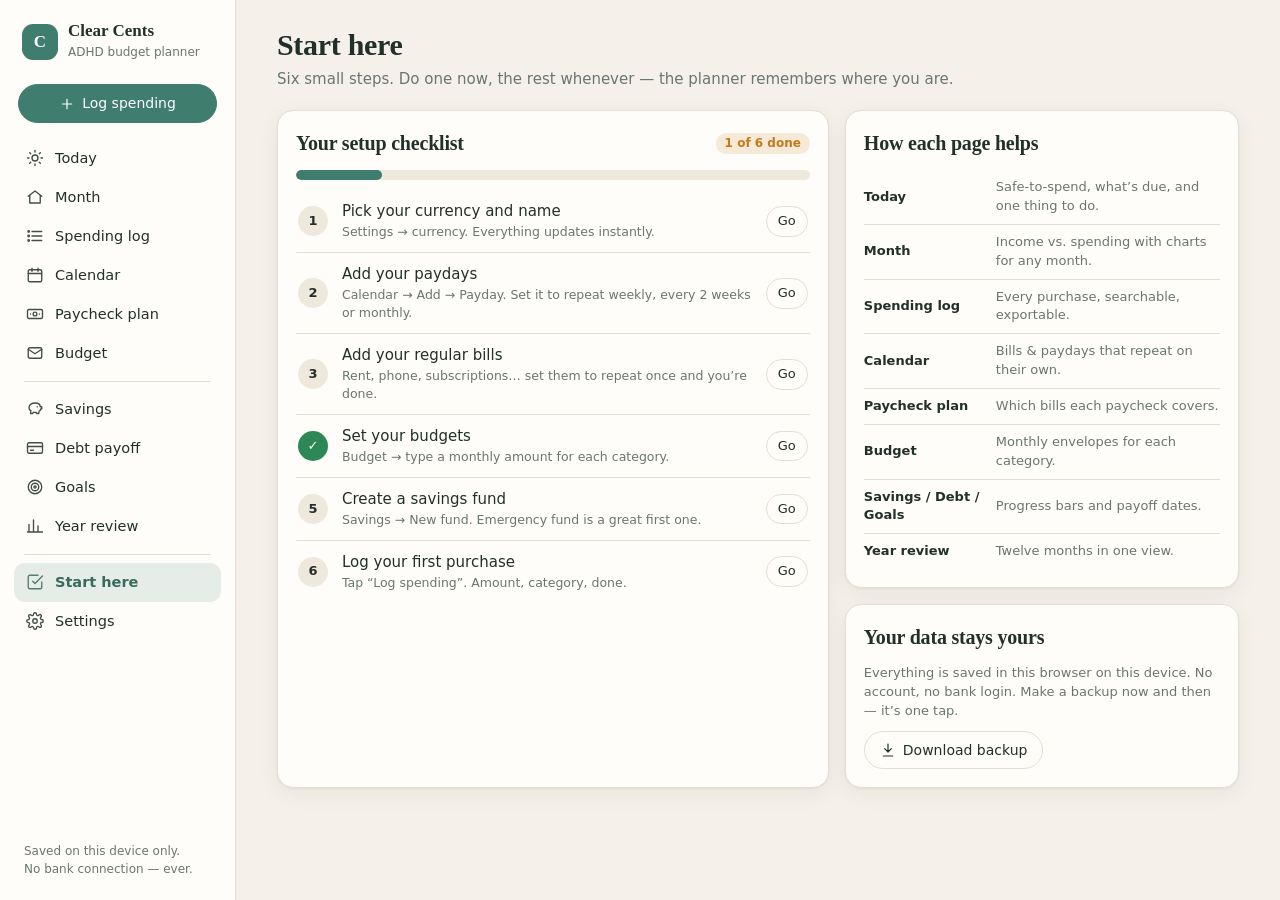
<file: p/cc-iaesf2gpr8/download/clear-cents-budget-planner.html>
<!doctype html>
<html lang="en" data-mode="offline">
<head>
<meta charset="utf-8">
<meta name="viewport" content="width=device-width,initial-scale=1,viewport-fit=cover">
<title>Clear Cents — ADHD Budget Planner (offline)</title>
<meta name="description" content="Clear Cents — an ADHD-friendly budget planner app: safe-to-spend, paycheck plan, bills calendar, savings, debt payoff and goals. Works online or offline. No bank connection.">
<meta name="theme-color" content="#f5f1ea">
<meta name="robots" content="noindex, nofollow"><meta name="referrer" content="no-referrer">
<link rel="icon" href="data:image/svg+xml,<svg xmlns='http://www.w3.org/2000/svg' viewBox='0 0 512 512'><rect width='512' height='512' rx='112' fill='%233f7d6e'/><circle cx='256' cy='256' r='150' fill='none' stroke='%23f5f1ea' stroke-width='34' stroke-dasharray='700 300' stroke-linecap='round' transform='rotate(40 256 256)'/><path d='M256 168v176M300 206c-10-16-26-24-44-24-26 0-44 14-44 34 0 46 92 28 92 74 0 20-20 36-48 36-20 0-38-10-48-26' fill='none' stroke='%23f5f1ea' stroke-width='26' stroke-linecap='round'/></svg>">
<style>:root{
  --bg:#f5f1ea;--panel:#fffdf9;--ink:#22302c;--muted:#6a7671;--line:#e5ded2;--soft:#efe8dc;
  --acc:#3f7d6e;--good:#2e8757;--warn:#c27a1c;--bad:#c0463e;
  --acc-soft:color-mix(in srgb,var(--acc) 13%,var(--panel));
  --acc-ink:color-mix(in srgb,var(--acc) 75%,var(--ink));
  --good-soft:color-mix(in srgb,var(--good) 13%,var(--panel));
  --warn-soft:color-mix(in srgb,var(--warn) 15%,var(--panel));
  --bad-soft:color-mix(in srgb,var(--bad) 12%,var(--panel));
  --shadow:0 1px 2px rgba(40,30,20,.05),0 6px 22px rgba(40,30,20,.06);
  --serif:"Iowan Old Style","Palatino Linotype",Palatino,Georgia,serif;
  --sans:system-ui,-apple-system,"Segoe UI",Roboto,"Helvetica Neue",Arial,sans-serif;
  --r:16px;
  color-scheme:light;
}
:root[data-theme=dark]{
  --bg:#121816;--panel:#1a2220;--ink:#e6eeeb;--muted:#97a6a0;--line:#2a3532;--soft:#212b28;
  --shadow:0 1px 2px rgba(0,0,0,.3),0 8px 24px rgba(0,0,0,.25);
  color-scheme:dark;
}
*{box-sizing:border-box}
html,body{margin:0;height:100%}
body{background:var(--bg);color:var(--ink);font:15px/1.45 var(--sans);-webkit-font-smoothing:antialiased}
button,input,select,textarea{font:inherit;color:inherit}
a{color:var(--acc-ink)}
h1,h2,h3{font-family:var(--serif);font-weight:600;letter-spacing:-.01em;margin:0}
h1{font-size:30px;line-height:1.15}
h2{font-size:20px}
h3{font-size:16px}
.muted{color:var(--muted)}
.small{font-size:13px}
.tiny{font-size:12px}
.num{font-variant-numeric:tabular-nums}
.money{font-family:var(--serif);font-variant-numeric:tabular-nums lining-nums}

/* layout */
.shell{display:grid;grid-template-columns:236px 1fr;min-height:100vh}
.side{position:sticky;top:0;height:100vh;overflow:auto;padding:22px 14px;border-right:1px solid var(--line);background:var(--panel);display:flex;flex-direction:column;gap:4px}
.brand{display:flex;gap:10px;align-items:center;padding:0 8px 14px}
.logo{width:36px;height:36px;border-radius:11px;background:var(--acc);color:#fff;display:grid;place-items:center;font:700 17px var(--serif)}
.brand b{font-family:var(--serif);font-size:17px;display:block;line-height:1.1}
.brand span{font-size:12px;color:var(--muted)}
.logbtn{margin:4px 4px 12px;justify-content:center}
.nav a{display:flex;align-items:center;gap:11px;padding:9px 12px;border-radius:11px;color:var(--ink);text-decoration:none;font-size:14.5px}
.nav a:hover{background:var(--soft)}
.nav a.on{background:var(--acc-soft);color:var(--acc-ink);font-weight:600}
.nav svg{width:18px;height:18px;flex:none;opacity:.85}
.nav .sep{height:1px;background:var(--line);margin:8px 10px}
.side-foot{margin-top:auto;padding:12px 10px 0;font-size:12px;color:var(--muted)}
.main{padding:28px clamp(16px,3.2vw,44px) 90px;max-width:1180px;width:100%}
.top{display:none}
.pagehead{display:flex;align-items:flex-end;justify-content:space-between;gap:16px;flex-wrap:wrap;margin-bottom:20px}
.pagehead p{margin:6px 0 0;color:var(--muted)}
.demo-bar{background:#22302c;color:#f5f1ea;--bg:#f5f1ea;font-size:13.5px;padding:9px 16px;display:flex;gap:12px;align-items:center;justify-content:center;flex-wrap:wrap;text-align:center}
.demo-bar a{color:var(--bg);font-weight:700}
.demo-bar button{background:transparent;border:1px solid color-mix(in srgb,var(--bg) 40%,transparent);color:var(--bg);border-radius:99px;padding:3px 10px;cursor:pointer;font-size:12.5px}

/* cards */
.grid{display:grid;gap:16px}
.g2{grid-template-columns:repeat(2,minmax(0,1fr))}
.g3{grid-template-columns:repeat(3,minmax(0,1fr))}
.g4{grid-template-columns:repeat(4,minmax(0,1fr))}
.g-7-5{grid-template-columns:minmax(0,7fr) minmax(0,5fr)}
.card{background:var(--panel);border:1px solid var(--line);border-radius:var(--r);padding:18px;box-shadow:var(--shadow);min-width:0}
.card>h2,.card>h3,.cardhead{margin-bottom:12px}
.cardhead{display:flex;justify-content:space-between;align-items:center;gap:10px}
.cardhead h2,.cardhead h3{margin:0}
.kpi{padding:16px 18px}
.kpi .label{font-size:12.5px;color:var(--muted);display:flex;gap:6px;align-items:center}
.kpi .val{font-family:var(--serif);font-size:28px;margin-top:4px;line-height:1.1;font-variant-numeric:tabular-nums}
.kpi .sub{font-size:12.5px;color:var(--muted);margin-top:4px}
.kpi.good{background:var(--good-soft);border-color:color-mix(in srgb,var(--good) 25%,var(--line))}
.kpi.acc{background:var(--acc-soft);border-color:color-mix(in srgb,var(--acc) 25%,var(--line))}
.kpi.warn{background:var(--warn-soft)}
.kpi.bad{background:var(--bad-soft)}
.hero-safe{display:flex;gap:22px;align-items:center;flex-wrap:wrap}
.hero-safe .big{font-family:var(--serif);font-size:46px;line-height:1;font-variant-numeric:tabular-nums}
.pos{color:var(--good)} .neg{color:var(--bad)}

/* buttons & forms */
.btn{display:inline-flex;align-items:center;gap:7px;border:1px solid var(--line);background:var(--panel);border-radius:99px;padding:8px 15px;cursor:pointer;font-size:14px;font-weight:500;text-decoration:none;color:var(--ink);white-space:nowrap}
.btn:hover{background:var(--soft)}
.btn.pri{background:var(--acc);border-color:var(--acc);color:#fff}
.btn.pri:hover{filter:brightness(1.06)}
.btn.sm{padding:5px 11px;font-size:13px}
.btn.ghost{border-color:transparent;background:transparent}
.btn.danger{color:var(--bad)}
.btn svg{width:16px;height:16px}
.link{background:none;border:0;padding:2px 4px;color:var(--muted);cursor:pointer;font-size:13px}
.link:hover{color:var(--acc-ink);text-decoration:underline}
.link.del:hover{color:var(--bad)}
label.f{display:block;font-size:12.5px;color:var(--muted);margin-bottom:12px}
label.f>span{display:block;margin-bottom:5px}
input[type=text],input[type=number],input[type=date],input[type=search],select,textarea{width:100%;background:var(--panel);border:1px solid var(--line);border-radius:11px;padding:9px 11px;font-size:15px;outline:none}
input:focus,select:focus,textarea:focus{border-color:var(--acc);box-shadow:0 0 0 3px var(--acc-soft)}
textarea{resize:vertical;min-height:70px}
.row{display:flex;gap:10px;align-items:center;flex-wrap:wrap}
.row>.grow{flex:1}
.frow{display:grid;grid-template-columns:1fr 1fr;gap:10px}
.seg{display:inline-flex;background:var(--soft);border-radius:99px;padding:3px;gap:2px;flex-wrap:wrap}
.seg button{border:0;background:transparent;border-radius:99px;padding:6px 13px;cursor:pointer;font-size:13.5px;color:var(--muted)}
.seg button.on{background:var(--panel);color:var(--ink);font-weight:600;box-shadow:0 1px 3px rgba(0,0,0,.08)}
.months{display:flex;gap:6px;flex-wrap:wrap}
.months button{border:1px solid var(--line);background:var(--panel);border-radius:99px;padding:5px 11px;font-size:13px;cursor:pointer}
.months button.on{background:var(--acc);border-color:var(--acc);color:#fff;font-weight:600}
.months button.now:not(.on){border-color:var(--acc)}

/* lists */
.list{display:flex;flex-direction:column}
.li{display:flex;align-items:center;gap:12px;padding:11px 2px;border-bottom:1px solid var(--line)}
.li:last-child{border-bottom:0}
.li .grow{flex:1;min-width:0}
.li .t{font-weight:500;overflow:hidden;text-overflow:ellipsis;white-space:nowrap}
.li .s{font-size:12.5px;color:var(--muted)}
.li .amt{font-variant-numeric:tabular-nums;font-weight:600;white-space:nowrap}
.dot{width:10px;height:10px;border-radius:50%;flex:none;display:inline-block}
.chk{width:22px;height:22px;border-radius:7px;border:1.5px solid var(--muted);display:grid;place-items:center;cursor:pointer;flex:none;background:transparent;padding:0}
.chk.on{background:var(--good);border-color:var(--good);color:#fff}
.chk svg{width:14px;height:14px}
.tag{display:inline-flex;align-items:center;gap:5px;padding:2px 9px;border-radius:99px;font-size:12px;font-weight:600;background:var(--soft);white-space:nowrap}
.pill-ns{background:var(--soft);color:var(--muted)}
.pill-ip{background:var(--warn-soft);color:var(--warn)}
.pill-dn{background:var(--good-soft);color:var(--good)}
.pill{cursor:pointer;border:0}
.date{font-size:12.5px;color:var(--muted);width:58px;flex:none}
.empty{padding:26px 10px;text-align:center;color:var(--muted);font-size:14px}
.empty b{display:block;color:var(--ink);font-family:var(--serif);font-size:17px;margin-bottom:4px}

/* bars */
.bar{height:10px;background:var(--soft);border-radius:99px;overflow:hidden;position:relative}
.bar>i{display:block;height:100%;border-radius:99px;background:var(--acc)}
.bar.thick{height:14px}
.stack{display:flex;height:16px;border-radius:99px;overflow:hidden;background:var(--soft)}
.stack>i{height:100%}
.legend{display:flex;gap:14px;flex-wrap:wrap;font-size:12.5px;color:var(--muted);margin-top:10px}
.legend span{display:inline-flex;gap:6px;align-items:center}
.bva .li{display:grid;grid-template-columns:150px 1fr 150px;gap:12px}
.bva .li .bar{height:12px}
.bva .over>i{background:var(--bad)}

/* table */
.tbl{width:100%;border-collapse:collapse;font-size:14px}
.tbl th{text-align:left;font-weight:600;font-size:12px;color:var(--muted);text-transform:uppercase;letter-spacing:.04em;padding:8px 8px;border-bottom:1px solid var(--line)}
.tbl td{padding:9px 8px;border-bottom:1px solid var(--line);vertical-align:middle}
.tbl tr:last-child td{border-bottom:0}
.tbl .r{text-align:right}
.tbl input{padding:6px 9px;font-size:14px}
.tblwrap{overflow-x:auto}

/* calendar */
.cal{display:grid;grid-template-columns:repeat(7,minmax(0,1fr));gap:6px}
.cal .dow{font-size:12px;color:var(--muted);text-align:center;padding-bottom:2px}
.cal .day{min-height:84px;border:1px solid var(--line);border-radius:12px;padding:6px 7px;background:var(--panel);cursor:pointer;display:flex;flex-direction:column;gap:3px;text-align:left;font-size:12px;overflow:hidden}
.cal .day:hover{border-color:var(--acc)}
.cal .day.blank{background:transparent;border-style:dashed;opacity:.35;cursor:default}
.cal .day.today{border:2px solid var(--acc)}
.cal .day .n{font-weight:600;font-size:13px}
.cal .ev{display:flex;align-items:center;gap:4px;white-space:nowrap;overflow:hidden;text-overflow:ellipsis;font-size:11.5px;line-height:1.25}
.cal .ev.paid{opacity:.5;text-decoration:line-through}
.cal .more{font-size:11px;color:var(--muted)}

/* donut */
.donutwrap{display:grid;grid-template-columns:200px 1fr;gap:20px;align-items:center}
.donut text{font-family:var(--serif);fill:var(--ink)}

/* steps */
.steps .li{gap:14px}
.stepn{width:30px;height:30px;border-radius:50%;background:var(--soft);display:grid;place-items:center;font-weight:700;font-size:13px;flex:none}
.stepn.done{background:var(--good);color:#fff}

/* modal */
.scrim{position:fixed;inset:0;background:rgba(15,20,18,.42);display:grid;place-items:center;padding:16px;z-index:50;animation:fade .15s}
.modal{background:var(--panel);border-radius:20px;box-shadow:0 20px 60px rgba(0,0,0,.25);width:min(480px,100%);max-height:92vh;overflow:auto;padding:22px}
.modal h2{margin-bottom:14px}
.modal .actions{display:flex;justify-content:flex-end;gap:8px;margin-top:6px}
@keyframes fade{from{opacity:0}}
.toast{position:fixed;left:50%;bottom:26px;transform:translateX(-50%);background:var(--ink);color:var(--bg);padding:10px 18px;border-radius:99px;font-size:14px;z-index:60;box-shadow:var(--shadow);animation:fade .2s}
.fab{display:none}
.mcat{display:none}
.li .s:empty{display:none}
.swatches{display:flex;gap:10px;flex-wrap:wrap}
.swatches button{width:34px;height:34px;border-radius:50%;border:3px solid var(--panel);box-shadow:0 0 0 1px var(--line);cursor:pointer}
.swatches button.on{box-shadow:0 0 0 2px var(--ink)}
.callout{background:var(--acc-soft);border-radius:14px;padding:14px 16px;font-size:14px}
.callout.warn{background:var(--warn-soft)}
.afford-res{margin-top:10px;font-size:14px;border-radius:12px;padding:10px 12px}
.ns-days{display:flex;gap:4px;flex-wrap:wrap;margin-top:10px}
.ns-days i{width:16px;height:16px;border-radius:5px;background:var(--soft);display:block}
.ns-days i.on{background:var(--good)}
.ns-days i.td{outline:2px solid var(--acc);outline-offset:1px}

@media (max-width:1050px){
  .g4{grid-template-columns:repeat(2,minmax(0,1fr))}
  .g-7-5,.g3{grid-template-columns:1fr}
}
@media (max-width:820px){
  .shell{grid-template-columns:1fr}
  .side{position:fixed;inset:0 auto 0 0;width:270px;z-index:40;transform:translateX(-102%);transition:transform .2s;box-shadow:var(--shadow)}
  .shell.open .side{transform:none}
  .shell.open::after{content:"";position:fixed;inset:0;background:rgba(0,0,0,.3);z-index:30}
  .top{display:flex;align-items:center;justify-content:space-between;padding:12px 16px;border-bottom:1px solid var(--line);background:var(--panel);position:sticky;top:0;z-index:20}
  .top b{font-family:var(--serif);font-size:17px}
  .main{padding:18px 16px 100px}
  h1{font-size:25px}
  .g2{grid-template-columns:1fr}
  .donutwrap{grid-template-columns:1fr;justify-items:center}
  .bva .li{grid-template-columns:1fr 110px;row-gap:6px}
  .bva .li .bar{grid-column:1/-1;grid-row:2}
  .cal{gap:3px}
  .cal .day{min-height:58px;padding:4px;border-radius:9px}
  .cal .ev span.lbl{display:none}
  .cal .ev{gap:0}
  .fab{display:inline-flex;position:fixed;right:18px;bottom:20px;z-index:25;box-shadow:0 8px 24px rgba(0,0,0,.2);padding:13px 20px;font-size:15px}
  .hero-safe .big{font-size:38px}
  .frow{grid-template-columns:1fr}
  .months{flex-wrap:nowrap;overflow-x:auto;scrollbar-width:none;flex:1;min-width:0}
  .months::-webkit-scrollbar{display:none}
  .li{gap:9px}
  .li>.dot,.li .cattag,.li .rep{display:none}
  .mcat{display:inline}
  .li .date{width:46px}
  .li .t{font-size:14.5px}
  .demo-bar{font-size:12.5px;padding:7px 12px}
}
@media (max-width:460px){.g4{grid-template-columns:1fr 1fr}.kpi .val{font-size:22px}}
@media (prefers-reduced-motion:reduce){*{animation:none!important;transition:none!important}}
@media print{.side,.top,.fab,.demo-bar{display:none!important}.shell{display:block}}
</style>
</head>
<body>
<noscript><p style="padding:24px;font-family:sans-serif">Clear Cents needs JavaScript turned on to run.</p></noscript>
<script>(() => {
'use strict';
const MODE = document.documentElement.dataset.mode || 'app'; // demo | app | offline
const KEY = 'clearcents:' + (MODE === 'demo' ? 'demo' : 'main') + ':v1';
const ETSY = 'https://www.etsy.com/shop/worldtradenet';

/* ---------- helpers ---------- */
const $ = (s, el = document) => el.querySelector(s);
const uid = () => Math.random().toString(36).slice(2, 10);
const pad = n => String(n).padStart(2, '0');
const iso = d => d.getFullYear() + '-' + pad(d.getMonth() + 1) + '-' + pad(d.getDate());
const today = () => iso(new Date());
const parse = s => { const [y, m, d] = s.split('-').map(Number); return new Date(y, m - 1, d || 1); };
const ymOf = s => s.slice(0, 7);
const thisYM = () => today().slice(0, 7);
const daysIn = ym => { const [y, m] = ym.split('-').map(Number); return new Date(y, m, 0).getDate(); };
const addMonths = (ym, n) => { const d = parse(ym + '-01'); d.setMonth(d.getMonth() + n); return iso(d).slice(0, 7); };
const MONTHS = ['January','February','March','April','May','June','July','August','September','October','November','December'];
const MON = MONTHS.map(m => m.slice(0, 3));
const monthName = ym => MONTHS[+ym.slice(5, 7) - 1] + ' ' + ym.slice(0, 4);
const shortDate = s => MON[+s.slice(5, 7) - 1] + ' ' + (+s.slice(8, 10));
const esc = s => String(s ?? '').replace(/[&<>"']/g, c => ({'&':'&amp;','<':'&lt;','>':'&gt;','"':'&quot;',"'":'&#39;'}[c]));
const sum = (a, f = x => x) => a.reduce((t, x) => t + (+f(x) || 0), 0);
const num = v => { const n = parseFloat(String(v).replace(/[^0-9.\-]/g, '')); return isFinite(n) ? n : 0; };
const clamp = (v, a, b) => Math.max(a, Math.min(b, v));

const CURRENCIES = [['USD','US Dollar'],['GBP','British Pound'],['EUR','Euro'],['CAD','Canadian Dollar'],['AUD','Australian Dollar'],['NZD','New Zealand Dollar'],['INR','Indian Rupee'],['PKR','Pakistani Rupee'],['AED','UAE Dirham'],['SGD','Singapore Dollar'],['ZAR','South African Rand'],['JPY','Japanese Yen'],['MXN','Mexican Peso'],['PHP','Philippine Peso'],['NGN','Nigerian Naira']];
const ACCENTS = [['Sage','#3f7d6e'],['Lavender','#7a68b8'],['Clay','#b8673f'],['Ocean','#2f6f9f'],['Rose','#b8506e'],['Forest','#3e7a3a'],['Charcoal','#4a5560']];
const PALETTE = ['#3f7d6e','#d08a3c','#6f8fc8','#c25d6e','#8a6fbf','#5aa07a','#d4b04a','#4fa3a6','#b47a5a','#7c8a95','#e07a5f','#9bb06a','#a55b9c','#5f7fa8','#c99a6b'];

let fmtCache = {};
const money = (v, opt = {}) => {
  const c = S.settings.currency;
  const k = c + (opt.round ? 'r' : '');
  if (!fmtCache[k]) {
    try { fmtCache[k] = new Intl.NumberFormat(undefined, { style: 'currency', currency: c, maximumFractionDigits: opt.round ? 0 : 2, minimumFractionDigits: opt.round ? 0 : 2 }); }
    catch { fmtCache[k] = { format: n => c + ' ' + n.toFixed(2) }; }
  }
  return fmtCache[k].format(v || 0);
};

/* ---------- icons ---------- */
const P = {
  today:'<circle cx="12" cy="12" r="4"/><path d="M12 2v2M12 20v2M4.9 4.9l1.4 1.4M17.7 17.7l1.4 1.4M2 12h2M20 12h2M4.9 19.1l1.4-1.4M17.7 6.3l1.4-1.4"/>',
  home:'<path d="M3 11l9-7 9 7"/><path d="M5 10v10h14V10"/>',
  list:'<path d="M8 6h13M8 12h13M8 18h13"/><circle cx="3.5" cy="6" r="1"/><circle cx="3.5" cy="12" r="1"/><circle cx="3.5" cy="18" r="1"/>',
  cal:'<rect x="3" y="5" width="18" height="16" rx="2"/><path d="M3 10h18M8 3v4M16 3v4"/>',
  pay:'<rect x="2" y="6" width="20" height="12" rx="2"/><circle cx="12" cy="12" r="2.5"/><path d="M6 12h.01M18 12h.01"/>',
  env:'<rect x="3" y="5" width="18" height="14" rx="2"/><path d="M3 7l9 6 9-6"/>',
  save:'<path d="M19 9c0-3-3-5-7-5S4 6 4 10c0 2 1 3.5 2.5 4.5L6 18h3l.5-1.5h4L14 18h3l.5-3c1-.5 2-1.5 2-3h1.5V9z"/><path d="M15 9h.01"/>',
  debt:'<rect x="2" y="5" width="20" height="14" rx="2"/><path d="M2 10h20M6 15h4"/>',
  goal:'<circle cx="12" cy="12" r="9"/><circle cx="12" cy="12" r="5"/><circle cx="12" cy="12" r="1.5"/>',
  year:'<path d="M4 20V10M10 20V4M16 20v-8M22 20H2"/>',
  gear:'<circle cx="12" cy="12" r="3"/><path d="M19.4 15a1.7 1.7 0 0 0 .3 1.8l.1.1a2 2 0 1 1-2.8 2.8l-.1-.1a1.7 1.7 0 0 0-1.8-.3 1.7 1.7 0 0 0-1 1.5V21a2 2 0 1 1-4 0v-.1a1.7 1.7 0 0 0-1.1-1.5 1.7 1.7 0 0 0-1.8.3l-.1.1a2 2 0 1 1-2.8-2.8l.1-.1a1.7 1.7 0 0 0 .3-1.8 1.7 1.7 0 0 0-1.5-1H3a2 2 0 1 1 0-4h.1a1.7 1.7 0 0 0 1.5-1.1 1.7 1.7 0 0 0-.3-1.8l-.1-.1a2 2 0 1 1 2.8-2.8l.1.1a1.7 1.7 0 0 0 1.8.3H9a1.7 1.7 0 0 0 1-1.5V3a2 2 0 1 1 4 0v.1a1.7 1.7 0 0 0 1 1.5 1.7 1.7 0 0 0 1.8-.3l.1-.1a2 2 0 1 1 2.8 2.8l-.1.1a1.7 1.7 0 0 0-.3 1.8V9a1.7 1.7 0 0 0 1.5 1H21a2 2 0 1 1 0 4h-.1a1.7 1.7 0 0 0-1.5 1z"/>',
  start:'<path d="M9 11l3 3L22 4"/><path d="M21 12v7a2 2 0 0 1-2 2H5a2 2 0 0 1-2-2V5a2 2 0 0 1 2-2h11"/>',
  plus:'<path d="M12 5v14M5 12h14"/>',
  check:'<path d="M20 6L9 17l-5-5"/>',
  menu:'<path d="M3 6h18M3 12h18M3 18h18"/>',
  left:'<path d="M15 18l-6-6 6-6"/>', right:'<path d="M9 18l6-6-6-6"/>',
  dl:'<path d="M12 3v12M7 10l5 5 5-5M5 21h14"/>', up:'<path d="M12 21V9M7 14l5-5 5 5M5 3h14"/>',
};
const ic = n => `<svg viewBox="0 0 24 24" fill="none" stroke="currentColor" stroke-width="1.8" stroke-linecap="round" stroke-linejoin="round">${P[n]}</svg>`;

/* ---------- state ---------- */
const DEFAULT_CATS = [
  ['Rent / Mortgage','needs',1450],['Utilities','needs',180],['Groceries','needs',450],['Transportation','needs',140],['Insurance','needs',120],['Phone & Internet','needs',105],
  ['Dining Out','wants',160],['Coffee','wants',40],['Shopping & Clothing','wants',90],['Entertainment','wants',60],['Subscriptions','wants',45],['Personal Care','wants',50],['Health & Fitness','wants',45],['Gifts','wants',40],['Miscellaneous','wants',40]
];
function blankState() {
  return {
    v: 1,
    settings: { name: '', currency: 'USD', theme: 'auto', accent: '#3f7d6e', created: today() },
    categories: DEFAULT_CATS.map(([name, group, budget], i) => ({ id: 'c' + i, name, group, budget, color: PALETTE[i % PALETTE.length] })),
    months: {}, tx: [], events: [], funds: [], debts: [], goals: [], nospend: {},
    debtPlan: { strategy: 'avalanche', extra: 0 },
  };
}
let S;
function load() {
  try { const raw = localStorage.getItem(KEY); if (raw) { S = Object.assign(blankState(), JSON.parse(raw)); return; } } catch (e) {}
  S = MODE === 'demo' ? sampleState() : blankState();
  save();
}
let saveT;
function save() { clearTimeout(saveT); saveT = setTimeout(() => { try { localStorage.setItem(KEY, JSON.stringify(S)); } catch (e) { toast('Could not save — browser storage is full or blocked'); } }, 60); }
const cat = id => S.categories.find(c => c.id === id);
const fund = id => S.funds.find(f => f.id === id);
const debt = id => S.debts.find(d => d.id === id);

/* ---------- sample data (demo) ---------- */
function sampleState() {
  const s = blankState();
  s.settings.name = 'Jordan';
  const now = new Date(); const Y = now.getFullYear(); const curM = now.getMonth();
  let seed = 7; const rnd = () => (seed = (seed * 9301 + 49297) % 233280) / 233280;
  const C = n => s.categories.find(c => c.name === n).id;
  s.funds = [
    { id: 'f1', name: 'Emergency fund', saved: 2400, target: 6000, date: (Y + 1) + '-06-30', color: '#3f7d6e' },
    { id: 'f2', name: 'Lisbon trip', saved: 1250, target: 3000, date: (Y + 1) + '-05-01', color: '#d08a3c' },
    { id: 'f3', name: 'New laptop', saved: 640, target: 1400, date: '', color: '#6f8fc8' },
  ];
  s.debts = [
    { id: 'd1', name: 'Visa credit card', balance: 3200, original: 4200, apr: 22.9, min: 150, color: '#c25d6e' },
    { id: 'd2', name: 'Car loan', balance: 12800, original: 18000, apr: 6.5, min: 310, color: '#8a6fbf' },
    { id: 'd3', name: 'Student loan', balance: 9400, original: 15000, apr: 4.5, min: 120, color: '#5aa07a' },
  ];
  s.debtPlan = { strategy: 'avalanche', extra: 100 };
  s.goals = [
    { id: 'g1', title: 'Pay off the Visa card', status: 'ip', date: Y + '-12-31', note: 'Extra $100 a month on top of the minimum.' },
    { id: 'g2', title: 'Build a 3-month emergency fund', status: 'ip', date: (Y + 1) + '-06-30', note: '' },
    { id: 'g3', title: 'Take the Lisbon trip — paid in cash', status: 'ip', date: (Y + 1) + '-05-01', note: 'Flights booked, saving for the rest.' },
    { id: 'g4', title: 'Start investing 10% of income', status: 'ns', date: (Y + 1) + '-01-01', note: '' },
    { id: 'g5', title: 'Cancel unused subscriptions', status: 'dn', date: Y + '-03-01', note: 'Saved $34 a month.' },
  ];
  const ev = (title, kind, day, amount, repeat, extra = {}) => s.events.push(Object.assign({ id: uid(), title, kind, date: Y + '-01-' + pad(day), amount, repeat, paid: {} }, extra));
  ev('Paycheck', 'payday', 1, 2100, 'monthly');
  ev('Paycheck', 'payday', 15, 2100, 'monthly');
  ev('Rent', 'bill', 1, 1450, 'monthly', { catId: C('Rent / Mortgage') });
  ev('Electric & water', 'bill', 8, 120, 'monthly', { catId: C('Utilities') });
  ev('Internet', 'bill', 12, 60, 'monthly', { catId: C('Phone & Internet') });
  ev('Phone bill', 'bill', 18, 45, 'monthly', { catId: C('Phone & Internet') });
  ev('Car insurance', 'bill', 22, 120, 'monthly', { catId: C('Insurance') });
  ev('Streaming', 'bill', 20, 18, 'monthly', { catId: C('Subscriptions') });
  ev('Gym membership', 'bill', 25, 45, 'monthly', { catId: C('Health & Fitness') });
  ev('Visa payment', 'bill', 16, 250, 'monthly', { debtId: 'd1' });
  ev('Car loan payment', 'bill', 5, 310, 'monthly', { debtId: 'd2' });
  ev('Student loan', 'bill', 28, 120, 'monthly', { debtId: 'd3' });
  ev('Emergency fund transfer', 'transfer', 16, 200, 'monthly', { fundId: 'f1' });
  ev('Lisbon trip transfer', 'transfer', 16, 150, 'monthly', { fundId: 'f2' });
  ev('Car registration renewal', 'note', 18, 0, 'none', { date: Y + '-' + pad(curM + 1) + '-18' });

  const shops = { 'Groceries': ['Trader Joe\'s', 'Whole Foods', 'Costco run', 'Farmers market', 'Aldi'], 'Dining Out': ['Tacos with friends', 'Date night', 'Pizza night', 'Sushi lunch'], 'Coffee': ['Corner cafe', 'Latte', 'Coffee beans'], 'Transportation': ['Gas', 'Rideshare', 'Parking'], 'Shopping & Clothing': ['New sneakers', 'Target run', 'Jacket'], 'Entertainment': ['Movie night', 'Concert tickets', 'Bowling'], 'Personal Care': ['Haircut', 'Skincare'], 'Gifts': ['Birthday gift'], 'Miscellaneous': ['Hardware store', 'Post office'] };
  const freq = { 'Groceries': [4, 40, 95], 'Dining Out': [2.5, 18, 55], 'Coffee': [5, 5, 9], 'Transportation': [3, 18, 50], 'Shopping & Clothing': [1, 25, 85], 'Entertainment': [1, 15, 45], 'Personal Care': [1, 20, 45], 'Gifts': [0.4, 25, 60], 'Miscellaneous': [1, 8, 35] };
  for (let m = 0; m <= curM; m++) {
    const ym = Y + '-' + pad(m + 1); const lastDay = m === curM ? now.getDate() : daysIn(ym);
    s.months[ym] = { incomePlan: 4200, budgets: {}, note: '' };
    for (const [name, [n, lo, hi]] of Object.entries(freq)) {
      const count = Math.floor(n + rnd() * 1.4);
      for (let i = 0; i < count; i++) {
        const day = 1 + Math.floor(rnd() * lastDay);
        const list = shops[name];
        s.tx.push({ id: uid(), date: ym + '-' + pad(day), type: 'expense', catId: C(name), name: list[Math.floor(rnd() * list.length)], amount: Math.round((lo + rnd() * (hi - lo)) * 100) / 100, note: '' });
      }
    }
    // mark recurring events as paid up to today (creates linked transactions)
    for (const e of s.events) for (const d of occurrences(e, ym)) if (d <= today() && e.kind !== 'note') markPaid(e, d, true, s, true);
    for (let d = 1; d <= lastDay; d++) if (rnd() < 0.22) s.nospend[ym + '-' + pad(d)] = true;
  }
  s.funds.forEach((f, i) => f.saved = [2400, 1250, 640][i]);
  s.debts.forEach((d, i) => d.balance = [3200, 12800, 9400][i]);
  s.months[thisYM()].note = 'Cutting back on takeout this month — putting the difference toward the Visa card.';
  return s;
}

/* ---------- calendar engine ---------- */
function occurrences(e, ym) {
  const out = []; const start = e.date; const last = ym + '-' + pad(daysIn(ym));
  if (start > last) return out;
  if (e.until && e.until < ym + '-01') return out;
  const add = d => { if (ymOf(d) === ym && d >= start && (!e.until || d <= e.until)) out.push(d); };
  if (e.repeat === 'monthly') { const day = Math.min(+start.slice(8, 10), daysIn(ym)); add(ym + '-' + pad(day)); }
  else if (e.repeat === 'weekly' || e.repeat === 'biweekly') {
    const step = e.repeat === 'weekly' ? 7 : 14; const d0 = parse(start); const first = parse(ym + '-01');
    let k = Math.max(0, Math.floor((first - d0) / 864e5 / step) - 1); let d = new Date(d0); d.setDate(d0.getDate() + k * step);
    while (iso(d) <= last) { add(iso(d)); d.setDate(d.getDate() + step); }
  } else if (e.repeat === 'yearly') { if (start.slice(5, 7) === ym.slice(5, 7)) add(ym + start.slice(7)); }
  else add(start);
  return out;
}
function monthEvents(ym) {
  const list = [];
  for (const e of S.events) for (const d of occurrences(e, ym)) list.push({ e, date: d, paid: !!e.paid[d] });
  return list.sort((a, b) => a.date.localeCompare(b.date) || (a.e.kind === 'payday' ? -1 : 1));
}
function markPaid(e, d, on, st = S, silent) {
  e.paid = e.paid || {};
  const src = e.id + '@' + d;
  if (on) {
    e.paid[d] = true;
    if (e.kind === 'note' || !e.amount) return;
    if (st.tx.some(t => t.src === src)) return;
    const t = { id: uid(), date: d, name: e.title, amount: +e.amount, note: '', src };
    if (e.kind === 'payday') t.type = 'income';
    else if (e.fundId) { t.type = 'saving'; t.fundId = e.fundId; const f = st.funds.find(x => x.id === e.fundId); if (f) f.saved += +e.amount; }
    else if (e.debtId) { t.type = 'debt'; t.debtId = e.debtId; const db = st.debts.find(x => x.id === e.debtId); if (db) db.balance = Math.max(0, db.balance - e.amount); }
    else { t.type = 'expense'; t.catId = e.catId || (st.categories.find(c => c.name === 'Miscellaneous') || st.categories[0]).id; }
    if (!silent || d <= today()) st.tx.push(t);
  } else {
    delete e.paid[d];
    const t = st.tx.find(x => x.src === src); if (t) removeTx(t, st);
  }
}
function applyTx(t, dir, st = S) {
  if (t.type === 'saving') { const f = st.funds.find(x => x.id === t.fundId); if (f) f.saved = Math.max(0, f.saved + dir * t.amount); }
  if (t.type === 'debt') { const d = st.debts.find(x => x.id === t.debtId); if (d) d.balance = Math.max(0, d.balance - dir * t.amount); }
}
function removeTx(t, st = S) { applyTx(t, -1, st); st.tx = st.tx.filter(x => x !== t); if (t.src) { const [eid, d] = t.src.split('@'); const e = st.events.find(x => x.id === eid); if (e) delete e.paid[d]; } }

/* ---------- money math ---------- */
function monthData(ym) {
  const m = S.months[ym] || {};
  const txs = S.tx.filter(t => ymOf(t.date) === ym);
  const received = sum(txs.filter(t => t.type === 'income'), t => t.amount);
  const evs = monthEvents(ym);
  const paydayExpected = sum(evs.filter(x => x.e.kind === 'payday'), x => x.e.amount);
  const planned = m.incomePlan || paydayExpected;
  const unpaidPaydays = sum(evs.filter(x => x.e.kind === 'payday' && !x.paid), x => x.e.amount);
  const income = Math.max(planned, received + unpaidPaydays, received);
  const expense = sum(txs.filter(t => t.type === 'expense'), t => t.amount);
  const saving = sum(txs.filter(t => t.type === 'saving'), t => t.amount);
  const debtPaid = sum(txs.filter(t => t.type === 'debt'), t => t.amount);
  const spent = expense + saving + debtPaid;
  const upcoming = evs.filter(x => !x.paid && x.e.kind !== 'payday' && x.e.kind !== 'note' && x.e.amount > 0);
  const upcomingTotal = sum(upcoming, x => x.e.amount);
  const safe = income - spent - upcomingTotal;
  const byCat = {};
  for (const t of txs) if (t.type === 'expense') byCat[t.catId] = (byCat[t.catId] || 0) + t.amount;
  const budgets = {}; for (const c of S.categories) budgets[c.id] = (m.budgets && m.budgets[c.id] != null) ? m.budgets[c.id] : c.budget;
  const isCur = ym === thisYM(); const daysLeft = isCur ? daysIn(ym) - new Date().getDate() + 1 : (ym > thisYM() ? daysIn(ym) : 0);
  return { ym, txs, received, planned, income, expense, saving, debtPaid, spent, upcoming, upcomingTotal, safe, byCat, budgets, daysLeft, perDay: daysLeft ? safe / daysLeft : 0, evs };
}
function simulate(strategy, extra, rollover = true) {
  const ds = S.debts.filter(d => d.balance > 0).map(d => ({ id: d.id, bal: +d.balance, apr: +d.apr, min: +d.min, paidOff: null, interest: 0 }));
  const totalMin = sum(ds, d => d.min); let month = 0, totalInt = 0;
  const order = () => ds.filter(d => d.bal > 0.005).sort(strategy === 'snowball' ? (a, b) => a.bal - b.bal : (a, b) => b.apr - a.apr || a.bal - b.bal);
  while (ds.some(d => d.bal > 0.005) && month < 600) {
    month++;
    for (const d of ds) if (d.bal > 0.005) { const i = d.bal * d.apr / 1200; d.bal += i; d.interest += i; totalInt += i; }
    let budget = rollover ? totalMin + extra : 0;
    for (const d of ds) if (d.bal > 0.005) { const p = Math.min(d.min, d.bal); d.bal -= p; if (rollover) budget -= p; }
    if (rollover) for (const d of order()) { if (budget <= 0) break; const p = Math.min(budget, d.bal); d.bal -= p; budget -= p; }
    for (const d of ds) if (d.bal <= 0.005 && d.paidOff == null) { d.bal = 0; d.paidOff = month; }
  }
  return { months: month, stuck: month >= 600, totalInt, ds };
}
function streak() { let n = 0; const d = new Date(); if (!S.nospend[iso(d)]) d.setDate(d.getDate() - 1); while (S.nospend[iso(d)]) { n++; d.setDate(d.getDate() - 1); } return n; }

/* ---------- charts ---------- */
function donut(parts, center, sub) {
  const total = sum(parts, p => p.v); const R = 80, r = 54, cx = 100, cy = 100; let a = -Math.PI / 2; let out = '';
  if (!total) out = `<circle cx="${cx}" cy="${cy}" r="${(R + r) / 2}" fill="none" stroke="var(--soft)" stroke-width="${R - r}"/>`;
  for (const p of parts) {
    if (!p.v) continue; const frac = p.v / total; const a2 = a + frac * Math.PI * 2 - (frac < 1 ? 0.012 : 0);
    if (frac >= 0.999) { out += `<circle cx="${cx}" cy="${cy}" r="${(R + r) / 2}" fill="none" stroke="${p.c}" stroke-width="${R - r}"/>`; break; }
    const large = a2 - a > Math.PI ? 1 : 0; const pt = (rad, ang) => [cx + rad * Math.cos(ang), cy + rad * Math.sin(ang)].map(n => n.toFixed(2)).join(' ');
    out += `<path d="M${pt(R, a)} A${R} ${R} 0 ${large} 1 ${pt(R, a2)} L${pt(r, a2)} A${r} ${r} 0 ${large} 0 ${pt(r, a)}Z" fill="${p.c}"><title>${esc(p.l)}: ${money(p.v)}</title></path>`;
    a += frac * Math.PI * 2;
  }
  return `<svg class="donut" viewBox="0 0 200 200" width="190" height="190" role="img">${out}<text x="100" y="98" text-anchor="middle" font-size="19">${esc(center)}</text><text x="100" y="118" text-anchor="middle" font-size="11" style="font-family:var(--sans);fill:var(--muted)">${esc(sub)}</text></svg>`;
}
function columns(rows, keys, h = 190) {
  const max = Math.max(1, ...rows.flatMap(r => keys.map(k => r[k.k]))); const W = 640, pad = 34, bw = (W - pad) / rows.length;
  let g = ''; for (let i = 0; i <= 3; i++) { const y = 10 + (h - 30) * i / 3; g += `<line x1="${pad}" x2="${W}" y1="${y}" y2="${y}" stroke="var(--line)"/><text x="${pad - 6}" y="${y + 4}" text-anchor="end" font-size="10" fill="var(--muted)">${money(max * (1 - i / 3), { round: true }).replace(/\.00$/, '')}</text>`; }
  rows.forEach((r, i) => {
    const inner = bw * 0.7 / keys.length; keys.forEach((k, j) => {
      const v = r[k.k]; const bh = (h - 30) * v / max; const x = pad + i * bw + bw * 0.15 + j * inner;
      g += `<rect x="${x.toFixed(1)}" y="${(10 + h - 30 - bh).toFixed(1)}" width="${(inner - 2).toFixed(1)}" height="${Math.max(0, bh).toFixed(1)}" rx="3" fill="${k.c}"><title>${r.l} · ${k.l}: ${money(v)}</title></rect>`;
    });
    g += `<text x="${(pad + i * bw + bw / 2).toFixed(1)}" y="${h - 4}" text-anchor="middle" font-size="11" fill="var(--muted)">${r.l}</text>`;
  });
  return `<svg viewBox="0 0 ${W} ${h}" width="100%" style="font-family:var(--sans);display:block">${g}</svg><div class="legend">${keys.map(k => `<span><i class="dot" style="background:${k.c}"></i>${k.l}</span>`).join('')}</div>`;
}
const bar = (pct, color, cls = '') => `<div class="bar ${cls}"><i style="width:${clamp(pct, 0, 100).toFixed(1)}%;${color ? 'background:' + color : ''}"></i></div>`;

/* ---------- UI state ---------- */
let view = 'today', viewYM = thisYM(), calYM = thisYM(), txFilter = { q: '', type: 'all', cat: 'all' };
const NAV = [
  ['today', 'Today', 'today'], ['month', 'Month', 'home'], ['spending', 'Spending log', 'list'], ['calendar', 'Calendar', 'cal'], ['paychecks', 'Paycheck plan', 'pay'], ['budget', 'Budget', 'env'],
  '-', ['savings', 'Savings', 'save'], ['debt', 'Debt payoff', 'debt'], ['goals', 'Goals', 'goal'], ['year', 'Year review', 'year'], '-', ['start', 'Start here', 'start'], ['settings', 'Settings', 'gear'],
];
function shell() {
  const demo = MODE === 'demo' ? `<div class="demo-bar"><span>✨ You're trying the <b>live demo</b> with sample data — everything you change stays in this browser.</span><a href="${ETSY}" target="_blank" rel="noopener">Get the full planner →</a><button data-act="demo-reset">Reset demo</button></div>` : '';
  document.body.innerHTML = `${demo}<div class="shell" id="shell">
  <aside class="side"><div class="brand"><div class="logo">C</div><div><b>Clear Cents</b><span id="who"></span></div></div>
    <button class="btn pri logbtn" data-act="log">${ic('plus')} Log spending</button>
    <nav class="nav">${NAV.map(n => n === '-' ? '<div class="sep"></div>' : `<a href="#${n[0]}" data-view="${n[0]}">${ic(n[2])}${n[1]}</a>`).join('')}</nav>
    <div class="side-foot">Saved on this device only.<br>No bank connection — ever.</div></aside>
  <div><div class="top"><button class="btn ghost" data-act="menu" aria-label="Menu">${ic('menu')}</button><b>Clear Cents</b><button class="btn ghost" data-act="theme" aria-label="Theme">◐</button></div>
  <main class="main" id="main"></main></div>
  <button class="btn pri fab" data-act="log">${ic('plus')} Log</button></div>`;
}
function applyTheme() {
  const t = S.settings.theme; const dark = t === 'dark' || (t === 'auto' && matchMedia('(prefers-color-scheme: dark)').matches);
  document.documentElement.dataset.theme = dark ? 'dark' : 'light';
  document.documentElement.style.setProperty('--acc', S.settings.accent || '#3f7d6e');
  const mt = document.querySelector('meta[name=theme-color]'); if (mt) mt.content = dark ? '#121816' : '#f5f1ea';
}
function render() {
  applyTheme();
  $('#who').textContent = S.settings.name ? S.settings.name + '’s money plan' : 'ADHD budget planner';
  document.querySelectorAll('.nav a').forEach(a => a.classList.toggle('on', a.dataset.view === view));
  $('#shell').classList.remove('open');
  const fn = VIEWS[view] || VIEWS.today; $('#main').innerHTML = fn();
  const afterFn = AFTER[view]; if (afterFn) afterFn();
}
function go(v) { view = v; if (location.hash !== '#' + v) history.replaceState(null, '', '#' + v); render(); window.scrollTo(0, 0); }
const head = (title, sub, right = '') => `<div class="pagehead"><div><h1>${title}</h1>${sub ? `<p>${sub}</p>` : ''}</div><div class="row">${right}</div></div>`;
const monthPicker = (ym, act) => { const y = ym.slice(0, 4); return `<div class="row" style="margin-bottom:16px"><button class="btn sm ghost" data-act="${act}" data-v="${addMonths(ym, -1)}">${ic('left')}</button><div class="months">${MON.map((m, i) => { const v = y + '-' + pad(i + 1); return `<button class="${v === ym ? 'on' : ''} ${v === thisYM() ? 'now' : ''}" data-act="${act}" data-v="${v}">${m}</button>`; }).join('')}</div><button class="btn sm ghost" data-act="${act}" data-v="${addMonths(ym, 1)}">${ic('right')}</button><span class="muted small">${y}</span></div>`; };
const empty = (t, s, btn = '') => `<div class="empty"><b>${t}</b>${s}${btn ? `<div style="margin-top:12px">${btn}</div>` : ''}</div>`;
const statusPill = s => ({ ns: '<span class="tag pill-ns">Not started</span>', ip: '<span class="tag pill-ip">In progress</span>', dn: '<span class="tag pill-dn">Done</span>' })[s];
const kindDot = e => e.kind === 'payday' ? 'var(--good)' : e.kind === 'transfer' ? '#6f8fc8' : e.kind === 'note' ? 'var(--muted)' : 'var(--bad)';
function eventRow(x, showDate = true) {
  const e = x.e; const sign = e.kind === 'payday' ? '+' : '';
  const late = !x.paid && x.date < today() && e.kind !== 'note';
  return `<div class="li">${e.kind === 'note' ? '<span style="width:22px"></span>' : `<button class="chk ${x.paid ? 'on' : ''}" data-act="paid" data-id="${e.id}" data-d="${x.date}" title="Mark ${e.kind === 'payday' ? 'received' : 'paid'}">${x.paid ? ic('check') : ''}</button>`}
    ${showDate ? `<span class="date">${x.date === today() ? 'Today' : shortDate(x.date)}</span>` : ''}<i class="dot" style="background:${kindDot(e)}"></i>
    <div class="grow"><div class="t">${esc(e.title)}</div><div class="s">${e.kind === 'payday' ? 'Payday' : e.kind === 'transfer' ? 'Savings transfer' : e.kind === 'note' ? 'Reminder' : 'Bill'}${e.repeat !== 'none' ? '<span class="rep"> · repeats ' + e.repeat + '</span>' : ''}${late ? ' · <b style="color:var(--bad)">overdue</b>' : ''}</div></div>
    ${e.amount ? `<span class="amt ${e.kind === 'payday' ? 'pos' : ''}">${sign}${money(e.amount)}</span>` : ''}<button class="link" data-act="event" data-id="${e.id}">Edit</button></div>`;
}
function txRow(t) {
  const c = t.type === 'expense' ? cat(t.catId) : null; const label = t.type === 'income' ? 'Income' : t.type === 'saving' ? (fund(t.fundId)?.name || 'Savings') : t.type === 'debt' ? (debt(t.debtId)?.name || 'Debt') : (c?.name || 'Uncategorized');
  const color = t.type === 'income' ? 'var(--good)' : t.type === 'saving' ? (fund(t.fundId)?.color || '#6f8fc8') : t.type === 'debt' ? (debt(t.debtId)?.color || 'var(--bad)') : (c?.color || 'var(--muted)');
  return `<div class="li"><span class="date">${shortDate(t.date)}</span><span class="tag cattag" style="background:color-mix(in srgb,${color} 16%,var(--panel));color:color-mix(in srgb,${color} 80%,var(--ink))">${esc(label)}</span><div class="grow"><div class="t">${esc(t.name || label)}</div><div class="s"><span class="mcat"><i class="dot" style="background:${color};width:7px;height:7px"></i> ${esc(label)}${t.note ? ' · ' : ''}</span>${esc(t.note)}</div></div><span class="amt ${t.type === 'income' ? 'pos' : ''}">${t.type === 'income' ? '+' : ''}${money(t.amount)}</span><button class="link" data-act="tx" data-id="${t.id}">Edit</button></div>`;
}

/* ---------- views ---------- */
const VIEWS = {};
const AFTER = {};
VIEWS.today = () => {
  const md = monthData(thisYM()); const nm = S.settings.name;
  const fundsSaved = sum(S.funds, f => f.saved), fundsTarget = sum(S.funds, f => f.target);
  const owed = sum(S.debts, d => d.balance); const mins = sum(S.debts, d => d.min);
  const next = md.evs.filter(x => !x.paid && x.e.kind !== 'note' && x.date >= today()).slice(0, 6);
  const overdue = md.evs.filter(x => !x.paid && x.e.kind !== 'note' && x.date < today());
  const recent = S.tx.filter(t => t.date <= today()).sort((a, b) => b.date.localeCompare(a.date)).slice(0, 5);
  const goals = S.goals.filter(g => g.status === 'ip');
  const h = new Date().getHours(); const hi = h < 12 ? 'Good morning' : h < 18 ? 'Good afternoon' : 'Good evening';
  const ym = thisYM(); const dim = daysIn(ym); const tdNum = new Date().getDate();
  const nsCount = Object.keys(S.nospend).filter(k => ymOf(k) === ym).length;
  const lateBill = overdue.find(x => x.e.kind !== 'payday'), latePay = overdue.find(x => x.e.kind === 'payday');
  const onething = lateBill ? `Pay <b>${esc(lateBill.e.title)}</b> (${money(lateBill.e.amount)}) — it was due ${shortDate(lateBill.date)}.` : latePay ? `Did <b>${esc(latePay.e.title)}</b> arrive on ${shortDate(latePay.date)}? Tick it off so your numbers stay right.` : next[0] ?  `Next up: <b>${esc(next[0].e.title)}</b> on ${next[0].date === today() ? 'today' : shortDate(next[0].date)}.` : !md.txs.length ? 'Log one purchase today — that’s the whole job.' : 'You’re all caught up. Enjoy your day.';
  return head(`${hi}${nm ? ', ' + esc(nm) : ''}`, 'Here’s the shape of your money today — just the things that matter.', `<button class="btn" data-act="go" data-v="calendar">${ic('cal')} Calendar</button>`) +
  `<div class="card" style="margin-bottom:16px"><div class="hero-safe"><div><div class="muted small">${MONTHS[new Date().getMonth()]} safe to spend</div><div class="big ${md.safe < 0 ? 'neg' : ''}">${money(md.safe)}</div><div class="muted small" style="margin-top:6px">after bills still due this month</div></div>
   <div style="flex:1;min-width:240px"><div class="row" style="justify-content:space-between;margin-bottom:6px"><span class="small"><b class="money" style="font-size:20px">${money(Math.max(0, md.perDay))}</b> <span class="muted">per day for the next ${md.daysLeft} day${md.daysLeft === 1 ? '' : 's'}</span></span></div>
   ${spendStack(md)}<div class="callout" style="margin-top:14px">🎯 <b>One thing:</b> ${onething}</div></div></div></div>
  <div class="grid g4" style="margin-bottom:16px">
   <div class="card kpi acc"><div class="label">Saved across every fund</div><div class="val">${money(fundsSaved)}</div><div class="sub">toward ${money(fundsTarget, { round: true })} · ${S.funds.length} funds</div></div>
   <div class="card kpi"><div class="label">Still owed</div><div class="val">${money(owed)}</div><div class="sub">${S.debts.length} debts · ${money(mins)}/mo minimums</div></div>
   <div class="card kpi good"><div class="label">Income this month</div><div class="val">${money(md.income)}</div><div class="sub">${money(md.received)} received so far</div></div>
   <div class="card kpi"><div class="label">No-spend days</div><div class="val">${nsCount}</div><div class="sub">${streak() ? '🔥 ' + streak() + ' day streak' : 'start a streak today'}</div></div></div>
  <div class="grid g-7-5"><div class="grid" style="align-content:start">
   <div class="card"><div class="cardhead"><h2>Coming up</h2><button class="btn sm" data-act="event">${ic('plus')} Add</button></div>
    ${overdue.length ? `<div class="callout warn small" style="margin-bottom:8px">${overdue.length} item${overdue.length > 1 ? 's' : ''} past due — tick ${overdue.length > 1 ? 'them' : 'it'} off once ${overdue.every(x => x.e.kind === 'payday') ? 'received' : 'done'}.</div>` + overdue.map(x => eventRow(x)).join('') : ''}
    ${next.length ? '<div class="list">' + next.map(x => eventRow(x)).join('') + '</div>' : (overdue.length ? '' : empty('Nothing due', 'Add bills and paydays on the calendar and they’ll show up here.', `<button class="btn sm pri" data-act="go" data-v="calendar">Open calendar</button>`))}</div>
   <div class="card"><div class="cardhead"><h2>Recently logged</h2><button class="btn sm" data-act="go" data-v="spending">See all</button></div>${recent.length ? '<div class="list">' + recent.map(txRow).join('') + '</div>' : empty('No spending logged yet', 'Tap “Log spending” after your next purchase — it takes 5 seconds.')}</div>
  </div><div class="grid" style="align-content:start">
   <div class="card"><h2>Can I afford it?</h2><p class="muted small" style="margin:0 0 10px">Type a price — no mental math.</p><div class="row"><input type="number" id="afford" placeholder="0.00" inputmode="decimal" class="grow" style="max-width:none;flex:1"></div><div id="affordres"></div></div>
   <div class="card"><div class="cardhead"><h2>No-spend days</h2><button class="btn sm ${S.nospend[today()] ? 'pri' : ''}" data-act="nospend">${S.nospend[today()] ? '✓ Today counted' : 'Today was no-spend'}</button></div>
    <div class="ns-days">${Array.from({ length: dim }, (_, i) => { const d = ym + '-' + pad(i + 1); return `<i class="${S.nospend[d] ? 'on' : ''} ${i + 1 === tdNum ? 'td' : ''}" title="${shortDate(d)}"></i>`; }).join('')}</div><p class="muted small" style="margin:10px 0 0">Small wins count. Every green square is money that stayed with you.</p></div>
   <div class="card"><div class="cardhead"><h2>Goals in motion</h2><button class="btn sm" data-act="go" data-v="goals">Open</button></div>${goals.length ? '<div class="list">' + goals.slice(0, 4).map(g => `<div class="li"><div class="grow"><div class="t">${esc(g.title)}</div>${g.date ? `<div class="s">by ${shortDate(g.date)}, ${g.date.slice(0, 4)}</div>` : ''}</div>${statusPill(g.status)}</div>`).join('') + '</div>' : empty('No goals yet', 'What is all this budgeting for? Add one.')}</div>
  </div></div>`;
};
AFTER.today = () => {
  const inp = $('#afford'); if (!inp) return;
  inp.addEventListener('input', () => {
    const v = num(inp.value); const md = monthData(thisYM()); const r = $('#affordres');
    if (!v) { r.innerHTML = ''; return; }
    const left = md.safe - v; const pd = md.daysLeft ? left / md.daysLeft : left;
    r.innerHTML = left >= 0 ? `<div class="afford-res" style="background:var(--good-soft)">✅ <b>Yes.</b> You’d still have ${money(left)} safe to spend — about ${money(pd)} a day for the rest of the month.</div>`
      : `<div class="afford-res" style="background:var(--bad-soft)">⏸️ <b>Not this month.</b> It would put you ${money(-left)} over. Try a savings fund for it instead.</div>`;
  });
};
function spendStack(md) {
  const parts = [['Spending', md.expense, '#d08a3c'], ['Debt payments', md.debtPaid, '#c25d6e'], ['Savings', md.saving, '#6f8fc8'], ['Bills still due', md.upcomingTotal, 'color-mix(in srgb,var(--muted) 45%,var(--soft))'], ['Safe to spend', Math.max(0, md.safe), 'color-mix(in srgb,var(--good) 35%,var(--panel))']];
  const tot = Math.max(md.income, sum(parts, p => p[1])) || 1;
  return `<div class="stack">${parts.map(p => p[1] > 0 ? `<i style="width:${(p[1] / tot * 100).toFixed(2)}%;background:${p[2]}" title="${p[0]}: ${money(p[1])}"></i>` : '').join('')}</div><div class="legend">${parts.map(p => `<span><i class="dot" style="background:${p[2]}"></i>${p[0]} ${money(p[1], { round: true })}</span>`).join('')}</div>`;
}
VIEWS.month = () => {
  const md = monthData(viewYM); const m = S.months[viewYM] || {};
  const parts = S.categories.map(c => ({ l: c.name, v: md.byCat[c.id] || 0, c: c.color })).filter(p => p.v).sort((a, b) => b.v - a.v);
  const top = parts.slice(0, 1)[0];
  const needs = sum(S.categories.filter(c => c.group === 'needs'), c => md.byCat[c.id] || 0), wants = md.expense - needs;
  return head(monthName(viewYM), 'Income vs. spending, where the money went, and what’s left.', `<button class="btn" data-act="income">Set expected income</button>`) + monthPicker(viewYM, 'vym') +
  `<div class="grid g4" style="margin-bottom:16px">
   <div class="card kpi good"><div class="label">Income</div><div class="val">${money(md.income)}</div><div class="sub">${md.planned ? 'expected ' + money(md.planned, { round: true }) : 'set your expected income'}</div></div>
   <div class="card kpi"><div class="label">Total going out</div><div class="val">${money(md.spent)}</div><div class="sub">${money(md.expense, { round: true })} spending · ${money(md.saving + md.debtPaid, { round: true })} saving & debt</div></div>
   <div class="card kpi"><div class="label">Bills still due</div><div class="val">${money(md.upcomingTotal)}</div><div class="sub">${md.upcoming.length} unpaid</div></div>
   <div class="card kpi ${md.safe < 0 ? 'bad' : 'acc'}"><div class="label">Safe to spend</div><div class="val">${money(md.safe)}</div><div class="sub">${md.daysLeft && viewYM === thisYM() ? money(Math.max(0, md.perDay)) + ' a day left' : viewYM < thisYM() ? (md.safe >= 0 ? 'left over 🎉' : 'over budget') : 'planned'}</div></div></div>
  <div class="card" style="margin-bottom:16px"><h2>Where it’s going</h2>${spendStack(md)}</div>
  <div class="grid g2" style="margin-bottom:16px">
   <div class="card"><h2>Spending by category</h2>${parts.length ? `<div class="donutwrap">${donut(parts, money(md.expense, { round: true }), 'spent')}<div class="list">${parts.slice(0, 8).map(p => `<div class="li" style="padding:6px 0"><i class="dot" style="background:${p.c}"></i><div class="grow small">${esc(p.l)}</div><span class="small num">${money(p.v)} · ${Math.round(p.v / md.expense * 100)}%</span></div>`).join('')}</div></div>` : empty('No spending yet', 'Logged purchases will appear here as a chart.')}</div>
   <div class="card"><h2>Needs vs. wants</h2>${md.expense ? `<div style="margin:6px 0 14px">${bar(needs / md.expense * 100, '#3f7d6e', 'thick')}</div><div class="row" style="justify-content:space-between"><span><i class="dot" style="background:#3f7d6e"></i> Needs <b>${money(needs)}</b></span><span>Wants <b>${money(wants)}</b> <i class="dot" style="background:var(--soft)"></i></span></div>` : '<p class="muted">Nothing logged yet.</p>'}
    ${top ? `<div class="callout" style="margin-top:16px">💡 Biggest category: <b>${esc(top.l)}</b> at ${money(top.v)}. ${budgetTip(md)}</div>` : ''}
    <h3 style="margin:18px 0 8px">Notes for this month</h3><textarea id="mnote" placeholder="Anything worth remembering…">${esc(m.note || '')}</textarea></div></div>
  <div class="card"><div class="cardhead"><h2>Budget vs. actual</h2><button class="btn sm" data-act="go" data-v="budget">Edit budgets</button></div>${bvaList(md)}</div>`;
};
AFTER.month = () => { const t = $('#mnote'); if (t) t.addEventListener('input', () => { (S.months[viewYM] ||= { budgets: {} }).note = t.value; save(); }); };
function budgetTip(md) {
  const over = S.categories.filter(c => md.budgets[c.id] && (md.byCat[c.id] || 0) > md.budgets[c.id]);
  return over.length ? `${over.length} categor${over.length > 1 ? 'ies are' : 'y is'} over budget: ${over.slice(0, 3).map(c => esc(c.name)).join(', ')}.` : 'Every category is within budget. Nice.';
}
function bvaList(md) {
  const rows = S.categories.filter(c => md.budgets[c.id] || md.byCat[c.id]);
  if (!rows.length) return empty('No budgets yet', 'Set a monthly amount for each category on the Budget page.');
  return `<div class="list bva">${rows.map(c => { const b = md.budgets[c.id] || 0, a = md.byCat[c.id] || 0; const over = b && a > b; return `<div class="li"><span class="small"><i class="dot" style="background:${c.color}"></i> ${esc(c.name)}</span>${bar(b ? a / b * 100 : 100, over ? '' : c.color, over ? 'over' : '')}<span class="small num" style="text-align:right">${money(a, { round: true })} / ${money(b, { round: true })} ${over ? '<b class="neg">over</b>' : b ? `<span class="muted">${money(b - a, { round: true })} left</span>` : ''}</span></div>`; }).join('')}</div>`;
}
VIEWS.spending = () => {
  const md = monthData(viewYM);
  let txs = md.txs.slice().sort((a, b) => b.date.localeCompare(a.date));
  if (txFilter.type !== 'all') txs = txs.filter(t => t.type === txFilter.type);
  if (txFilter.cat !== 'all') txs = txs.filter(t => t.catId === txFilter.cat);
  if (txFilter.q) { const q = txFilter.q.toLowerCase(); txs = txs.filter(t => (t.name + ' ' + t.note).toLowerCase().includes(q)); }
  const out = txs.filter(t => t.type !== 'income');
  return head('Spending log', 'Every dollar you’ve tracked this month, in one place.', `<button class="btn" data-act="csv">${ic('dl')} Export CSV</button><button class="btn pri" data-act="log">${ic('plus')} Log spending</button>`) + monthPicker(viewYM, 'vym') +
  `<div class="grid g3" style="margin-bottom:16px"><div class="card kpi"><div class="label">Entries</div><div class="val">${txs.length}</div></div><div class="card kpi"><div class="label">Total going out</div><div class="val">${money(sum(out, t => t.amount))}</div></div><div class="card kpi"><div class="label">Average purchase</div><div class="val">${money(out.length ? sum(out, t => t.amount) / out.length : 0)}</div></div></div>
  <div class="card"><div class="row" style="margin-bottom:10px"><input type="search" id="q" placeholder="Search…" value="${esc(txFilter.q)}" style="flex:1;min-width:160px">
   <select id="ftype" style="width:auto">${[['all', 'All types'], ['expense', 'Spending'], ['income', 'Income'], ['saving', 'Savings'], ['debt', 'Debt payments']].map(([v, l]) => `<option value="${v}" ${txFilter.type === v ? 'selected' : ''}>${l}</option>`).join('')}</select>
   <select id="fcat" style="width:auto"><option value="all">All categories</option>${S.categories.map(c => `<option value="${c.id}" ${txFilter.cat === c.id ? 'selected' : ''}>${esc(c.name)}</option>`).join('')}</select></div>
   ${txs.length ? '<div class="list">' + txs.map(txRow).join('') + '</div>' : empty('Nothing here yet', 'Log a purchase and it’ll land in this list.', `<button class="btn pri sm" data-act="log">Log spending</button>`)}</div>`;
};
AFTER.spending = () => {
  const q = $('#q'); q.addEventListener('input', () => { txFilter.q = q.value; const p = q.selectionStart; render(); const n = $('#q'); n.focus(); n.setSelectionRange(p, p); });
  $('#ftype').addEventListener('change', e => { txFilter.type = e.target.value; render(); });
  $('#fcat').addEventListener('change', e => { txFilter.cat = e.target.value; render(); });
};
VIEWS.calendar = () => {
  const ym = calYM; const first = parse(ym + '-01'); const lead = (first.getDay() + 6) % 7; const dim = daysIn(ym);
  const evs = monthEvents(ym); const byDay = {}; evs.forEach(x => (byDay[x.date] ||= []).push(x));
  let cells = ['Mon', 'Tue', 'Wed', 'Thu', 'Fri', 'Sat', 'Sun'].map(d => `<div class="dow">${d}</div>`).join('');
  for (let i = 0; i < lead; i++) cells += '<div class="day blank"></div>';
  for (let d = 1; d <= dim; d++) {
    const ds = ym + '-' + pad(d); const list = byDay[ds] || [];
    cells += `<button class="day ${ds === today() ? 'today' : ''}" data-act="newevent" data-d="${ds}"><span class="n">${d}</span>${list.slice(0, 3).map(x => `<span class="ev ${x.paid ? 'paid' : ''}"><i class="dot" style="background:${kindDot(x.e)};width:7px;height:7px"></i><span class="lbl">&nbsp;${esc(x.e.title)}</span></span>`).join('')}${list.length > 3 ? `<span class="more">+${list.length - 3} more</span>` : ''}</button>`;
  }
  const inc = sum(evs.filter(x => x.e.kind === 'payday'), x => x.e.amount), out = sum(evs.filter(x => x.e.kind === 'bill' || x.e.kind === 'transfer'), x => x.e.amount);
  return head('Calendar', 'Bills, paydays, savings transfers and little reminders — tap any day to add one.', `<button class="btn pri" data-act="event">${ic('plus')} Add bill or payday</button>`) +
  `<div class="grid g-7-5"><div class="card"><div class="cardhead"><div class="row"><button class="btn sm ghost" data-act="cym" data-v="${addMonths(ym, -1)}">${ic('left')}</button><h2>${monthName(ym)}</h2><button class="btn sm ghost" data-act="cym" data-v="${addMonths(ym, 1)}">${ic('right')}</button></div><button class="btn sm" data-act="cym" data-v="${thisYM()}">Today</button></div>
   <div class="cal">${cells}</div><div class="legend"><span><i class="dot" style="background:var(--good)"></i>Payday</span><span><i class="dot" style="background:var(--bad)"></i>Bill</span><span><i class="dot" style="background:#6f8fc8"></i>Savings transfer</span><span><i class="dot" style="background:var(--muted)"></i>Reminder</span></div></div>
   <div class="grid" style="align-content:start"><div class="grid g2"><div class="card kpi good"><div class="label">Coming in</div><div class="val">${money(inc, { round: true })}</div></div><div class="card kpi"><div class="label">Scheduled out</div><div class="val">${money(out, { round: true })}</div></div></div>
   <div class="card"><h2>This month</h2>${evs.length ? '<div class="list">' + evs.map(x => eventRow(x)).join('') + '</div>' : empty('Your month is empty', 'Add rent, paydays and subscriptions once — set them to repeat and you’re done forever.')}<p class="muted tiny" style="margin:10px 0 0">Ticking a bill off records it as a payment automatically.</p></div></div></div>`;
};
VIEWS.paychecks = () => {
  const ym = viewYM; const evs = monthEvents(ym);
  const pays = evs.filter(x => x.e.kind === 'payday');
  const outs = evs.filter(x => x.e.kind === 'bill' || x.e.kind === 'transfer');
  let body;
  if (!pays.length) body = `<div class="card">${empty('Add your paydays first', 'Put your paycheck on the calendar (weekly, every two weeks or monthly) and this page splits your bills between paychecks automatically.', `<button class="btn pri sm" data-act="event" data-kind="payday">Add a payday</button>`)}</div>`;
  else {
    const groups = pays.map((p, i) => ({ p, from: i === 0 ? ym + '-01' : p.date, to: pays[i + 1] ? pays[i + 1].date : ym + '-32', items: [] }));
    for (const o of outs) { const g = groups.find(g => o.date >= g.from && o.date < g.to) || groups[0]; g.items.push(o); }
    body = `<div class="grid g2">${groups.map((g, i) => { const tot = sum(g.items, x => x.e.amount); const left = g.p.e.amount - tot; return `<div class="card"><div class="cardhead"><div><h2>Paycheck ${i + 1} · ${shortDate(g.p.date)}</h2><div class="muted small">${esc(g.p.e.title)}</div></div><span class="money pos" style="font-size:22px">${money(g.p.e.amount)}</span></div>
     <div class="muted small" style="margin-bottom:4px">Covers bills due ${i === 0 && g.p.date > ym + '-01' ? 'from the 1st' : 'from ' + shortDate(g.from)} until the next payday</div>
     ${g.items.length ? '<div class="list">' + g.items.map(x => eventRow(x)).join('') + '</div>' : '<p class="muted small">No bills in this window.</p>'}
     <div style="margin-top:12px">${bar(g.p.e.amount ? tot / g.p.e.amount * 100 : 0, left < 0 ? 'var(--bad)' : '')}</div>
     <div class="row" style="justify-content:space-between;margin-top:8px"><span class="small muted">Bills & transfers ${money(tot)}</span><span class="small">Left for spending <b class="${left < 0 ? 'neg' : 'pos'}">${money(left)}</b></span></div></div>`; }).join('')}</div>
     <div class="callout" style="margin-top:16px">💡 Each bill is assigned to the paycheck you’ll have <i>before</i> it’s due. If one paycheck goes negative, move a bill’s due date or shift a savings transfer to the bigger paycheck.</div>`;
  }
  return head('Paycheck plan', 'Give every paycheck a job — see exactly which bills each one covers.', `<button class="btn" data-act="event" data-kind="payday">${ic('plus')} Add payday</button>`) + monthPicker(ym, 'vym') + body;
};
VIEWS.budget = () => {
  const md = monthData(viewYM); const groups = [['needs', 'Needs — the must-pays'], ['wants', 'Wants — the fun stuff']];
  const totalBudget = sum(S.categories, c => md.budgets[c.id]); const plannedOut = sum(S.events.filter(e => e.fundId || e.debtId), e => occurrences(e, viewYM).length * e.amount);
  const leftToAssign = md.income - totalBudget - plannedOut;
  return head('Budget', 'Give each category a monthly amount (an “envelope”). Change one month only, or your default for every month.', `<button class="btn" data-act="cat">${ic('plus')} Add category</button>`) + monthPicker(viewYM, 'vym') +
  `<div class="grid g4" style="margin-bottom:16px"><div class="card kpi good"><div class="label">Income</div><div class="val">${money(md.income, { round: true })}</div></div><div class="card kpi"><div class="label">Budgeted to categories</div><div class="val">${money(totalBudget, { round: true })}</div></div><div class="card kpi"><div class="label">Savings & debt transfers</div><div class="val">${money(plannedOut, { round: true })}</div></div><div class="card kpi ${leftToAssign < 0 ? 'bad' : 'acc'}"><div class="label">Left to give a job</div><div class="val">${money(leftToAssign, { round: true })}</div><div class="sub">${leftToAssign < 0 ? 'budget is bigger than income' : leftToAssign < 1 ? 'every dollar has a job 🎉' : 'assign it or send it to savings'}</div></div></div>` +
  groups.map(([g, title]) => { const cs = S.categories.filter(c => c.group === g); return `<div class="card" style="margin-bottom:16px"><h2>${title}</h2><div class="tblwrap"><table class="tbl"><thead><tr><th>Category</th><th class="r">This month</th><th class="r">Spent</th><th style="width:28%">Progress</th><th class="r">Left</th><th></th></tr></thead><tbody>${cs.map(c => { const b = md.budgets[c.id] || 0, a = md.byCat[c.id] || 0; return `<tr><td><i class="dot" style="background:${c.color}"></i> ${esc(c.name)}</td><td class="r"><input type="number" class="bud" data-id="${c.id}" value="${b}" style="width:110px;text-align:right"></td><td class="r num">${money(a)}</td><td>${bar(b ? a / b * 100 : 0, a > b && b ? 'var(--bad)' : c.color)}</td><td class="r num ${b - a < 0 ? 'neg' : ''}">${money(b - a)}</td><td class="r"><button class="link" data-act="cat" data-id="${c.id}">Edit</button></td></tr>`; }).join('')}</tbody><tfoot><tr><td><b>Total</b></td><td class="r"><b>${money(sum(cs, c => md.budgets[c.id]))}</b></td><td class="r"><b>${money(sum(cs, c => md.byCat[c.id] || 0))}</b></td><td colspan="3"></td></tr></tfoot></table></div></div>`; }).join('') +
  `<p class="muted small">Typing an amount changes <b>${monthName(viewYM)}</b> only. To change your default for all months, use Edit on the category.</p>`;
};
AFTER.budget = () => document.querySelectorAll('.bud').forEach(inp => inp.addEventListener('change', () => { const m = (S.months[viewYM] ||= { budgets: {} }); (m.budgets ||= {})[inp.dataset.id] = num(inp.value); save(); render(); }));
VIEWS.savings = () => {
  const saved = sum(S.funds, f => f.saved), target = sum(S.funds, f => f.target);
  return head('Savings', 'Money you’re setting aside, one fund at a time.', `<button class="btn pri" data-act="fund">${ic('plus')} New fund</button>`) +
  `<div class="grid g3" style="margin-bottom:16px"><div class="card kpi good"><div class="label">Saved so far</div><div class="val">${money(saved)}</div></div><div class="card kpi"><div class="label">Combined target</div><div class="val">${money(target)}</div></div><div class="card kpi acc"><div class="label">Overall progress</div><div class="val">${target ? Math.round(saved / target * 100) : 0}%</div></div></div>` +
  (S.funds.length ? `<div class="grid g2">${S.funds.map(f => { const pct = f.target ? f.saved / f.target * 100 : 0; const togo = Math.max(0, f.target - f.saved); let pace = ''; if (f.date && togo > 0) { const mo = Math.max(1, (parse(f.date).getFullYear() - new Date().getFullYear()) * 12 + parse(f.date).getMonth() - new Date().getMonth()); pace = `About <b>${money(togo / mo)}/mo</b> to reach it by ${shortDate(f.date)}, ${f.date.slice(0, 4)}`; } return `<div class="card"><div class="cardhead"><h3><i class="dot" style="background:${f.color}"></i> ${esc(f.name)}</h3><div><button class="link" data-act="addmoney" data-id="${f.id}">+ Add money</button><button class="link" data-act="fund" data-id="${f.id}">Edit</button></div></div>
    <div class="money" style="font-size:24px">${money(f.saved)} <span class="muted small" style="font-family:var(--sans)">of ${money(f.target)}</span></div><div style="margin:10px 0 8px">${bar(pct, f.color, 'thick')}</div>
    <div class="row small" style="justify-content:space-between"><span><b>${Math.round(pct)}%</b> there${pct >= 100 ? ' 🎉' : ''}</span><span class="muted">${money(togo)} to go</span></div>${pace ? `<div class="muted small" style="margin-top:6px">${pace}</div>` : ''}</div>`; }).join('')}</div>` : `<div class="card">${empty('No savings funds yet', 'Emergency cushion, a trip, a new laptop — make a fund for each and watch them fill.', `<button class="btn pri sm" data-act="fund">Create your first fund</button>`)}</div>`);
};
VIEWS.debt = () => {
  const owed = sum(S.debts, d => d.balance), mins = sum(S.debts, d => d.min);
  const avgApr = owed ? sum(S.debts, d => d.apr * d.balance) / owed : 0;
  const { strategy, extra } = S.debtPlan; const sim = simulate(strategy, +extra || 0); const base = simulate(strategy, 0, false); const alt = simulate(strategy === 'avalanche' ? 'snowball' : 'avalanche', +extra || 0);
  const when = n => { const ym = addMonths(thisYM(), n); return MON[+ym.slice(5) - 1] + ' ' + ym.slice(0, 4); };
  const order = sim.ds.slice().sort((a, b) => a.paidOff - b.paidOff);
  return head('Debt payoff', 'Every balance, your payoff plan, and roughly when each one will be gone.', `<button class="btn pri" data-act="debt">${ic('plus')} New debt</button>`) +
  `<div class="grid g4" style="margin-bottom:16px"><div class="card kpi"><div class="label">Total still owed</div><div class="val">${money(owed)}</div></div><div class="card kpi"><div class="label">Minimums each month</div><div class="val">${money(mins)}</div></div><div class="card kpi"><div class="label">Average interest</div><div class="val">${avgApr.toFixed(1)}%</div></div><div class="card kpi ${sim.stuck ? 'bad' : 'good'}"><div class="label">Debt-free date</div><div class="val">${S.debts.length ? (sim.stuck ? 'Never*' : when(sim.months)) : '—'}</div><div class="sub">${sim.stuck ? 'minimums don’t cover interest' : S.debts.length ? sim.months + ' months away' : ''}</div></div></div>` +
  (S.debts.length ? `<div class="grid g-7-5"><div class="grid" style="align-content:start">${S.debts.map(d => { const s = sim.ds.find(x => x.id === d.id); const orig = Math.max(d.original || d.balance, d.balance); const pct = orig ? (1 - d.balance / orig) * 100 : 0; const focus = order.find(x => x.bal !== undefined) && order[0]?.id === d.id; return `<div class="card"><div class="cardhead"><h3><i class="dot" style="background:${d.color || 'var(--bad)'}"></i> ${esc(d.name)} ${focus ? '<span class="tag pill-ip">Focus first</span>' : ''}</h3><div><button class="link" data-act="paydebt" data-id="${d.id}">+ Payment</button><button class="link" data-act="debt" data-id="${d.id}">Edit</button></div></div>
     <div class="small"><b class="money" style="font-size:20px">${money(d.balance)}</b> owed · ${d.apr}% APR · ${money(d.min)}/mo</div><div style="margin:10px 0 8px">${bar(pct, d.color)}</div>
     <div class="row small" style="justify-content:space-between"><span class="muted">${Math.round(pct)}% paid off</span><span>${d.balance <= 0 ? '<b class="pos">Paid off 🎉</b>' : s && s.paidOff ? 'Clear by <b>' + when(s.paidOff) + '</b>' : '—'}</span></div></div>`; }).join('')}</div>
    <div class="grid" style="align-content:start"><div class="card"><h2>Your payoff plan</h2><p class="muted small" style="margin:4px 0 12px">Which debt gets your extra money first?</p>
     <div class="seg" style="margin-bottom:14px"><button class="${strategy === 'avalanche' ? 'on' : ''}" data-act="strat" data-v="avalanche">Highest interest first</button><button class="${strategy === 'snowball' ? 'on' : ''}" data-act="strat" data-v="snowball">Smallest balance first</button></div>
     <label class="f"><span>Extra I can pay each month (on top of minimums)</span><input type="number" id="extra" value="${extra || 0}"></label>
     <div class="list">${order.map((x, i) => `<div class="li"><span class="stepn">${i + 1}</span><div class="grow">${esc(debt(x.id).name)}</div><span class="small">${x.paidOff ? when(x.paidOff) : '—'}</span></div>`).join('')}</div>
     ${!sim.stuck ? `<div class="callout" style="margin-top:14px">💸 This plan pays <b>${money(sim.totalInt, { round: true })}</b> in interest. ${base.stuck ? 'Minimums alone would never finish.' : `Minimums only: ${money(base.totalInt, { round: true })} over ${base.months} months — <b>you save ${money(Math.max(0, base.totalInt - sim.totalInt), { round: true })}</b> and ${Math.max(0, base.months - sim.months)} months.`}</div>
     <p class="muted tiny" style="margin:10px 0 0">The ${strategy === 'avalanche' ? 'smallest-balance (snowball)' : 'highest-interest (avalanche)'} method would cost ${money(alt.totalInt, { round: true })} and take ${alt.months} months. Estimates only — your lender’s numbers may differ.</p>` : '<div class="callout warn" style="margin-top:14px">At least one minimum payment is smaller than its monthly interest. Raise the payment or add extra to see a payoff date.</div>'}</div></div></div>` : `<div class="card">${empty('No debts added', 'Add a credit card or loan to get a payoff date and a plan.', `<button class="btn pri sm" data-act="debt">Add a debt</button>`)}</div>`);
};
AFTER.debt = () => { const x = $('#extra'); if (x) x.addEventListener('change', () => { S.debtPlan.extra = num(x.value); save(); render(); }); };
VIEWS.goals = () => {
  const c = s => S.goals.filter(g => g.status === s).length;
  return head('Goals', 'The bigger picture — what all this planning is working toward.', `<button class="btn pri" data-act="goal">${ic('plus')} New goal</button>`) +
  `<div class="grid g3" style="margin-bottom:16px"><div class="card kpi"><div class="label">Not started</div><div class="val">${c('ns')}</div></div><div class="card kpi warn"><div class="label">In progress</div><div class="val">${c('ip')}</div></div><div class="card kpi good"><div class="label">Done</div><div class="val">${c('dn')}</div></div></div>
  <div class="card">${S.goals.length ? '<div class="list">' + S.goals.slice().sort((a, b) => 'ipnsdn'.indexOf(a.status) - 'ipnsdn'.indexOf(b.status)).map(g => `<div class="li"><div class="grow"><div class="t">${esc(g.title)}</div><div class="s">${g.date ? 'by ' + shortDate(g.date) + ', ' + g.date.slice(0, 4) : 'no date'}${g.note ? ' · ' + esc(g.note) : ''}</div></div><button class="tag pill pill-${g.status}" data-act="cycle" data-id="${g.id}" title="Tap to change status">${({ ns: 'Not started', ip: 'In progress', dn: 'Done' })[g.status]}</button><button class="link" data-act="goal" data-id="${g.id}">Edit</button></div>`).join('') + '</div>' : empty('No goals yet', 'Big or small — “pay off the Visa”, “three months of rent saved”.', `<button class="btn pri sm" data-act="goal">Add a goal</button>`)}
  <p class="muted tiny" style="margin:10px 0 0">Tap a status pill to cycle it: not started → in progress → done.</p></div>`;
};
VIEWS.year = () => {
  const y = viewYM.slice(0, 4); const rows = MON.map((l, i) => { const md = monthData(y + '-' + pad(i + 1)); const hasData = md.txs.length > 0; return { l, ym: y + '-' + pad(i + 1), inc: hasData ? md.received : 0, out: hasData ? md.spent : 0, exp: md.expense, sav: md.saving, dbt: md.debtPaid, hasData }; });
  const T = k => sum(rows, r => r[k]); const catTotals = S.categories.map(c => ({ c, v: sum(S.tx.filter(t => t.type === 'expense' && t.catId === c.id && t.date.startsWith(y)), t => t.amount) })).filter(x => x.v).sort((a, b) => b.v - a.v);
  const active = rows.filter(r => r.hasData).length || 1;
  return head('Year review — ' + y, 'Your whole year at a glance: what came in, what went out, and where.', `<button class="btn sm ghost" data-act="vym" data-v="${(+y - 1)}-01">${ic('left')} ${+y - 1}</button><button class="btn sm ghost" data-act="vym" data-v="${(+y + 1)}-01">${+y + 1} ${ic('right')}</button>`) +
  `<div class="grid g4" style="margin-bottom:16px"><div class="card kpi good"><div class="label">Income received</div><div class="val">${money(T('inc'), { round: true })}</div></div><div class="card kpi"><div class="label">Spending</div><div class="val">${money(T('exp'), { round: true })}</div><div class="sub">avg ${money(T('exp') / active, { round: true })}/mo</div></div><div class="card kpi acc"><div class="label">Saved</div><div class="val">${money(T('sav'), { round: true })}</div></div><div class="card kpi"><div class="label">Debt paid</div><div class="val">${money(T('dbt'), { round: true })}</div></div></div>
  <div class="card" style="margin-bottom:16px"><h2>Income vs. money out</h2>${columns(rows, [{ k: 'inc', l: 'Income', c: '#5aa07a' }, { k: 'out', l: 'Money out', c: '#d08a3c' }])}</div>
  <div class="grid g2"><div class="card"><h2>Month by month</h2><div class="tblwrap"><table class="tbl"><thead><tr><th>Month</th><th class="r">In</th><th class="r">Out</th><th class="r">Net</th></tr></thead><tbody>${rows.map(r => `<tr><td><button class="link" style="padding:0;color:var(--ink)" data-act="openmonth" data-v="${r.ym}">${r.l}</button></td><td class="r num">${r.hasData ? money(r.inc, { round: true }) : '—'}</td><td class="r num">${r.hasData ? money(r.out, { round: true }) : '—'}</td><td class="r num ${r.inc - r.out < 0 ? 'neg' : 'pos'}">${r.hasData ? money(r.inc - r.out, { round: true }) : '—'}</td></tr>`).join('')}</tbody></table></div></div>
  <div class="card"><h2>Top categories this year</h2>${catTotals.length ? `<div class="donutwrap">${donut(catTotals.map(x => ({ l: x.c.name, v: x.v, c: x.c.color })), money(T('exp'), { round: true }), 'spent')}<div class="list">${catTotals.slice(0, 7).map(x => `<div class="li" style="padding:6px 0"><i class="dot" style="background:${x.c.color}"></i><div class="grow small">${esc(x.c.name)}</div><span class="small num">${money(x.v, { round: true })}</span></div>`).join('')}</div></div>` : empty('No data yet', 'Your year fills in as you log.')}</div></div>`;
};
VIEWS.start = () => {
  const steps = [
    ['Pick your currency and name', 'Settings → currency. Everything updates instantly.', S.settings.name || S.settings.currency !== 'USD', 'settings'],
    ['Add your paydays', 'Calendar → Add → Payday. Set it to repeat weekly, every 2 weeks or monthly.', S.events.some(e => e.kind === 'payday'), 'calendar'],
    ['Add your regular bills', 'Rent, phone, subscriptions… set them to repeat once and you’re done.', S.events.filter(e => e.kind === 'bill').length >= 2, 'calendar'],
    ['Set your budgets', 'Budget → type a monthly amount for each category.', S.categories.some(c => c.budget > 0), 'budget'],
    ['Create a savings fund', 'Savings → New fund. Emergency fund is a great first one.', S.funds.length > 0, 'savings'],
    ['Log your first purchase', 'Tap “Log spending”. Amount, category, done.', S.tx.some(t => t.type === 'expense'), 'today'],
  ];
  const done = steps.filter(s => s[2]).length;
  return head('Start here', 'Six small steps. Do one now, the rest whenever — the planner remembers where you are.') +
  `<div class="grid g-7-5"><div class="card steps"><div class="cardhead"><h2>Your setup checklist</h2><span class="tag ${done === steps.length ? 'pill-dn' : 'pill-ip'}">${done} of ${steps.length} done</span></div><div style="margin-bottom:10px">${bar(done / steps.length * 100)}</div>
   <div class="list">${steps.map((s, i) => `<div class="li"><span class="stepn ${s[2] ? 'done' : ''}">${s[2] ? '✓' : i + 1}</span><div class="grow"><div class="t" style="white-space:normal">${s[0]}</div><div class="s">${s[1]}</div></div><button class="btn sm" data-act="go" data-v="${s[3]}">Go</button></div>`).join('')}</div></div>
   <div class="grid" style="align-content:start"><div class="card"><h2>How each page helps</h2><div class="list small">${[['Today', 'Safe-to-spend, what’s due, and one thing to do.'], ['Month', 'Income vs. spending with charts for any month.'], ['Spending log', 'Every purchase, searchable, exportable.'], ['Calendar', 'Bills & paydays that repeat on their own.'], ['Paycheck plan', 'Which bills each paycheck covers.'], ['Budget', 'Monthly envelopes for each category.'], ['Savings / Debt / Goals', 'Progress bars and payoff dates.'], ['Year review', 'Twelve months in one view.']].map(([a, b]) => `<div class="li" style="padding:8px 0"><b style="width:120px;flex:none">${a}</b><span class="muted">${b}</span></div>`).join('')}</div></div>
   <div class="card"><h2>Your data stays yours</h2><p class="small muted" style="margin:6px 0 10px">Everything is saved in this browser on this device. No account, no bank login. Make a backup now and then — it’s one tap.</p><button class="btn" data-act="backup">${ic('dl')} Download backup</button></div></div></div>`;
};
VIEWS.settings = () => {
  const s = S.settings;
  return head('Settings', 'Make it yours — currency, look, categories and backups.') +
  `<div class="grid g2"><div class="grid" style="align-content:start"><div class="card"><h2>Basics</h2><label class="f"><span>Your name (for greetings)</span><input type="text" id="s-name" value="${esc(s.name)}" placeholder="e.g. Sam"></label>
   <label class="f"><span>Currency</span><select id="s-cur">${CURRENCIES.map(([c, n]) => `<option value="${c}" ${c === s.currency ? 'selected' : ''}>${n} — ${c}</option>`).join('')}</select></label></div>
   <div class="card"><h2>Look & feel</h2><p class="muted small" style="margin:4px 0 8px">Theme</p><div class="seg" style="margin-bottom:16px">${[['auto', 'Match device'], ['light', 'Day'], ['dark', 'Night']].map(([v, l]) => `<button class="${s.theme === v ? 'on' : ''}" data-act="settheme" data-v="${v}">${l}</button>`).join('')}</div>
   <p class="muted small" style="margin:0 0 8px">Accent colour</p><div class="swatches">${ACCENTS.map(([n, c]) => `<button title="${n}" class="${s.accent === c ? 'on' : ''}" style="background:${c}" data-act="accent" data-v="${c}"></button>`).join('')}</div></div>
   <div class="card"><h2>Backup & restore</h2><p class="muted small" style="margin:4px 0 12px">Your planner lives in this browser. Download a backup to move it to another device or keep it safe.</p><div class="row"><button class="btn" data-act="backup">${ic('dl')} Download backup</button><button class="btn" data-act="restore">${ic('up')} Restore from backup</button><button class="btn" data-act="csv">${ic('dl')} Export spending CSV</button></div><input type="file" id="restorefile" accept=".json,application/json" hidden></div>
   <div class="card"><h2>Start fresh</h2><div class="row"><button class="btn" data-act="sample">Load sample data</button><button class="btn danger" data-act="wipe">Erase everything</button></div></div></div>
   <div class="card" style="align-self:start"><div class="cardhead"><h2>Categories</h2><button class="btn sm" data-act="cat">${ic('plus')} Add</button></div><div class="list">${S.categories.map(c => `<div class="li"><i class="dot" style="background:${c.color}"></i><div class="grow"><div class="t">${esc(c.name)}</div><div class="s">${c.group === 'needs' ? 'Need' : 'Want'} · ${money(c.budget)}/mo</div></div><button class="link" data-act="cat" data-id="${c.id}">Edit</button></div>`).join('')}</div></div></div>`;
};
AFTER.settings = () => {
  $('#s-name').addEventListener('change', e => { S.settings.name = e.target.value.trim(); save(); render(); });
  $('#s-cur').addEventListener('change', e => { S.settings.currency = e.target.value; fmtCache = {}; save(); render(); toast('Currency updated'); });
  $('#restorefile').addEventListener('change', e => { const f = e.target.files[0]; if (!f) return; const r = new FileReader(); r.onload = () => { try { const d = JSON.parse(r.result); if (!d.categories || !d.tx) throw 0; if (!confirm('Replace everything in this planner with the backup?')) return; S = Object.assign(blankState(), d); fmtCache = {}; save(); render(); toast('Backup restored'); } catch { alert('That file isn’t a Clear Cents backup.'); } }; r.readAsText(f); });
};

/* ---------- modals ---------- */
function modal(title, body, onSave, opts = {}) {
  const el = document.createElement('div'); el.className = 'scrim';
  el.innerHTML = `<form class="modal" novalidate><h2>${title}</h2>${body}<div class="actions">${opts.del ? '<button type="button" class="btn danger" data-m="del" style="margin-right:auto">Delete</button>' : ''}<button type="button" class="btn" data-m="cancel">Cancel</button><button type="submit" class="btn pri">${opts.ok || 'Save'}</button></div></form>`;
  document.body.appendChild(el);
  const close = () => el.remove(); const form = $('form', el);
  el.addEventListener('mousedown', e => { if (e.target === el) close(); });
  $('[data-m=cancel]', el).onclick = close;
  if (opts.del) $('[data-m=del]', el).onclick = () => { if (confirm('Delete this? This can’t be undone.')) { opts.del(); close(); save(); render(); } };
  form.onsubmit = e => { e.preventDefault(); const fd = Object.fromEntries(new FormData(form)); if (onSave(fd, form) === false) return; close(); save(); render(); };
  if (opts.after) opts.after(form);
  setTimeout(() => { const f = form.querySelector('[autofocus]') || form.querySelector('input,select'); f && f.focus(); }, 30);
  document.addEventListener('keydown', function k(e) { if (e.key === 'Escape') { close(); document.removeEventListener('keydown', k); } });
}
const field = (label, html) => `<label class="f"><span>${label}</span>${html}</label>`;
const catOptions = sel => ['needs', 'wants'].map(g => `<optgroup label="${g === 'needs' ? 'Needs' : 'Wants'}">${S.categories.filter(c => c.group === g).map(c => `<option value="${c.id}" ${c.id === sel ? 'selected' : ''}>${esc(c.name)}</option>`).join('')}</optgroup>`).join('');
function txModal(t) {
  const isNew = !t; t = t || { type: 'expense', date: today(), name: '', amount: '', note: '', catId: S.categories.find(c => c.name === 'Groceries')?.id || S.categories[0]?.id };
  const typeSel = `<div class="seg" style="margin-bottom:14px" id="tt">${[['expense', 'Spending'], ['income', 'Income'], ['saving', 'To savings'], ['debt', 'Debt payment']].map(([v, l]) => `<button type="button" class="${t.type === v ? 'on' : ''}" data-v="${v}">${l}</button>`).join('')}</div><input type="hidden" name="type" value="${t.type}">`;
  modal(isNew ? 'Log a spend' : 'Edit entry', typeSel +
    `<div class="frow">${field('Amount', `<input type="number" name="amount" step="0.01" inputmode="decimal" placeholder="0.00" value="${t.amount}" autofocus required>`)}${field('Date', `<input type="date" name="date" value="${t.date}">`)}</div>` +
    `<div data-for="expense">${field('Category', `<select name="catId">${catOptions(t.catId)}</select>`)}</div>` +
    `<div data-for="saving">${field('Savings fund', S.funds.length ? `<select name="fundId">${S.funds.map(f => `<option value="${f.id}" ${f.id === t.fundId ? 'selected' : ''}>${esc(f.name)}</option>`).join('')}</select>` : '<div class="muted small">Create a savings fund first.</div>')}</div>` +
    `<div data-for="debt">${field('Debt', S.debts.length ? `<select name="debtId">${S.debts.map(d => `<option value="${d.id}" ${d.id === t.debtId ? 'selected' : ''}>${esc(d.name)}</option>`).join('')}</select>` : '<div class="muted small">Add a debt first.</div>')}</div>` +
    field('What was it?', `<input type="text" name="name" placeholder="e.g. Coffee run" value="${esc(t.name)}">`) + field('Notes (optional)', `<input type="text" name="note" placeholder="Anything worth remembering" value="${esc(t.note)}">`),
    fd => {
      const amount = num(fd.amount); if (!amount) { toast('Add an amount first'); return false; }
      if (fd.type === 'saving' && !fd.fundId || fd.type === 'debt' && !fd.debtId) { toast('Pick where it goes first'); return false; }
      if (!isNew) applyTx(t, -1);
      const nt = Object.assign(isNew ? { id: uid() } : t, { type: fd.type, amount, date: fd.date || today(), name: fd.name.trim(), note: fd.note.trim(), catId: fd.type === 'expense' ? fd.catId : undefined, fundId: fd.type === 'saving' ? fd.fundId : undefined, debtId: fd.type === 'debt' ? fd.debtId : undefined });
      applyTx(nt, 1); if (isNew) S.tx.push(nt); toast(isNew ? 'Logged ✓' : 'Saved');
    },
    { ok: isNew ? 'Add' : 'Save', del: isNew ? null : () => removeTx(t), after: form => {
      const sync = () => { const v = form.type.value; form.querySelectorAll('[data-for]').forEach(d => d.style.display = d.dataset.for === v ? '' : 'none'); };
      $('#tt', form).addEventListener('click', e => { const b = e.target.closest('button'); if (!b) return; form.type.value = b.dataset.v; form.querySelectorAll('#tt button').forEach(x => x.classList.toggle('on', x === b)); sync(); });
      sync();
    } });
}
function eventModal(e, preset = {}) {
  const isNew = !e; e = e || Object.assign({ title: '', kind: 'bill', date: today(), amount: '', repeat: 'monthly', paid: {} }, preset);
  const link = e.fundId ? 'f:' + e.fundId : e.debtId ? 'd:' + e.debtId : e.catId ? 'c:' + e.catId : '';
  modal(isNew ? 'Add to calendar' : 'Edit calendar item',
    `<div class="seg" style="margin-bottom:14px" id="ek">${[['bill', 'Bill'], ['payday', 'Payday'], ['transfer', 'Savings transfer'], ['note', 'Reminder']].map(([v, l]) => `<button type="button" class="${e.kind === v ? 'on' : ''}" data-v="${v}">${l}</button>`).join('')}</div><input type="hidden" name="kind" value="${e.kind}">` +
    field('Name', `<input type="text" name="title" value="${esc(e.title)}" placeholder="e.g. Rent" autofocus>`) +
    `<div class="frow">${field('Date (first time)', `<input type="date" name="date" value="${e.date}">`)}<div data-hide="note">${field('Amount', `<input type="number" name="amount" step="0.01" value="${e.amount}" placeholder="0.00">`)}</div></div>` +
    field('Repeats', `<select name="repeat">${[['none', 'Just once'], ['weekly', 'Every week'], ['biweekly', 'Every 2 weeks'], ['monthly', 'Every month'], ['yearly', 'Every year']].map(([v, l]) => `<option value="${v}" ${e.repeat === v ? 'selected' : ''}>${l}</option>`).join('')}</select>`) +
    `<div data-for="bill">${field('When paid, count it as', `<select name="link_bill"><optgroup label="Spending category">${S.categories.map(c => `<option value="c:${c.id}" ${link === 'c:' + c.id ? 'selected' : ''}>${esc(c.name)}</option>`).join('')}</optgroup>${S.debts.length ? `<optgroup label="Debt payment">${S.debts.map(d => `<option value="d:${d.id}" ${link === 'd:' + d.id ? 'selected' : ''}>${esc(d.name)}</option>`).join('')}</optgroup>` : ''}</select>`)}</div>` +
    `<div data-for="transfer">${field('Into savings fund', S.funds.length ? `<select name="link_transfer">${S.funds.map(f => `<option value="f:${f.id}" ${link === 'f:' + f.id ? 'selected' : ''}>${esc(f.name)}</option>`).join('')}</select>` : '<div class="muted small">Create a savings fund first.</div>')}</div>`,
    fd => {
      if (!fd.title.trim()) { toast('Give it a name'); return false; }
      const lk = fd.kind === 'bill' ? fd.link_bill : fd.kind === 'transfer' ? fd.link_transfer : '';
      Object.assign(e, { title: fd.title.trim(), kind: fd.kind, date: fd.date || today(), amount: fd.kind === 'note' ? 0 : num(fd.amount), repeat: fd.repeat, catId: undefined, fundId: undefined, debtId: undefined });
      if (lk) { const [t, id] = lk.split(':'); e[{ c: 'catId', f: 'fundId', d: 'debtId' }[t]] = id; }
      if (isNew) { e.id = uid(); S.events.push(e); }
      toast('Saved to calendar');
    },
    { del: isNew ? null : () => { S.tx.filter(t => t.src && t.src.startsWith(e.id + '@')).forEach(t => { t.src = undefined; }); S.events = S.events.filter(x => x !== e); }, after: form => {
      const sync = () => { const v = form.kind.value; form.querySelectorAll('[data-for]').forEach(d => d.style.display = d.dataset.for === v ? '' : 'none'); form.querySelectorAll('[data-hide]').forEach(d => d.style.display = d.dataset.hide === v ? 'none' : ''); };
      $('#ek', form).addEventListener('click', ev => { const b = ev.target.closest('button'); if (!b) return; form.kind.value = b.dataset.v; form.querySelectorAll('#ek button').forEach(x => x.classList.toggle('on', x === b)); sync(); });
      sync();
    } });
}
const colorField = (sel) => `<div class="swatches" id="cols">${PALETTE.slice(0, 12).map(c => `<button type="button" class="${c === sel ? 'on' : ''}" style="background:${c}" data-v="${c}"></button>`).join('')}</div><input type="hidden" name="color" value="${sel}">`;
const colorWire = form => $('#cols', form).addEventListener('click', e => { const b = e.target.closest('button'); if (!b) return; form.color.value = b.dataset.v; form.querySelectorAll('#cols button').forEach(x => x.classList.toggle('on', x === b)); });
function fundModal(f) {
  const isNew = !f; f = f || { name: '', saved: 0, target: '', date: '', color: PALETTE[S.funds.length % PALETTE.length] };
  modal(isNew ? 'New savings fund' : 'Edit fund', field('Name', `<input type="text" name="name" value="${esc(f.name)}" placeholder="e.g. Emergency fund" autofocus>`) + `<div class="frow">${field('Saved so far', `<input type="number" name="saved" value="${f.saved}">`)}${field('Target', `<input type="number" name="target" value="${f.target}">`)}</div>` + field('Target date (optional)', `<input type="date" name="date" value="${f.date}">`) + field('Colour', colorField(f.color)),
    fd => { if (!fd.name.trim()) return false; Object.assign(f, { name: fd.name.trim(), saved: num(fd.saved), target: num(fd.target), date: fd.date, color: fd.color }); if (isNew) { f.id = uid(); S.funds.push(f); } },
    { del: isNew ? null : () => { S.funds = S.funds.filter(x => x !== f); }, after: colorWire });
}
function debtModal(d) {
  const isNew = !d; d = d || { name: '', balance: '', original: '', apr: '', min: '', color: PALETTE[(S.debts.length + 3) % PALETTE.length] };
  modal(isNew ? 'New debt' : 'Edit debt', field('Name', `<input type="text" name="name" value="${esc(d.name)}" placeholder="e.g. Visa card" autofocus>`) + `<div class="frow">${field('Balance now', `<input type="number" name="balance" value="${d.balance}">`)}${field('Starting balance (for progress)', `<input type="number" name="original" value="${d.original}">`)}</div><div class="frow">${field('Interest rate (APR %)', `<input type="number" step="0.01" name="apr" value="${d.apr}">`)}${field('Minimum payment / month', `<input type="number" name="min" value="${d.min}">`)}</div>` + field('Colour', colorField(d.color)),
    fd => { if (!fd.name.trim()) return false; Object.assign(d, { name: fd.name.trim(), balance: num(fd.balance), original: num(fd.original) || num(fd.balance), apr: num(fd.apr), min: num(fd.min), color: fd.color }); if (isNew) { d.id = uid(); S.debts.push(d); } },
    { del: isNew ? null : () => { S.debts = S.debts.filter(x => x !== d); }, after: colorWire });
}
function goalModal(g) {
  const isNew = !g; g = g || { title: '', status: 'ns', date: '', note: '' };
  modal(isNew ? 'New goal' : 'Edit goal', field('Goal', `<input type="text" name="title" value="${esc(g.title)}" placeholder="e.g. Pay off the Visa card" autofocus>`) + `<div class="frow">${field('Status', `<select name="status">${[['ns', 'Not started'], ['ip', 'In progress'], ['dn', 'Done']].map(([v, l]) => `<option value="${v}" ${g.status === v ? 'selected' : ''}>${l}</option>`).join('')}</select>`)}${field('Target date', `<input type="date" name="date" value="${g.date}">`)}</div>` + field('Note', `<input type="text" name="note" value="${esc(g.note)}" placeholder="Why it matters, or the next step">`),
    fd => { if (!fd.title.trim()) return false; Object.assign(g, { title: fd.title.trim(), status: fd.status, date: fd.date, note: fd.note.trim() }); if (isNew) { g.id = uid(); S.goals.push(g); } },
    { del: isNew ? null : () => { S.goals = S.goals.filter(x => x !== g); } });
}
function catModal(c) {
  const isNew = !c; c = c || { name: '', group: 'wants', budget: '', color: PALETTE[S.categories.length % PALETTE.length] };
  modal(isNew ? 'New category' : 'Edit category', field('Name', `<input type="text" name="name" value="${esc(c.name)}" autofocus>`) + `<div class="frow">${field('Type', `<select name="group"><option value="needs" ${c.group === 'needs' ? 'selected' : ''}>Need</option><option value="wants" ${c.group === 'wants' ? 'selected' : ''}>Want</option></select>`)}${field('Default monthly budget', `<input type="number" name="budget" value="${c.budget}">`)}</div>` + field('Colour', colorField(c.color)),
    fd => { if (!fd.name.trim()) return false; Object.assign(c, { name: fd.name.trim(), group: fd.group, budget: num(fd.budget), color: fd.color }); if (isNew) { c.id = 'c' + uid(); S.categories.push(c); } },
    { del: isNew || S.categories.length < 2 ? null : () => { if (S.tx.some(t => t.catId === c.id)) { const misc = S.categories.find(x => x !== c); S.tx.forEach(t => { if (t.catId === c.id) t.catId = misc.id; }); } S.categories = S.categories.filter(x => x !== c); }, after: colorWire });
}
function quickMoney(title, label, onOk) { modal(title, field(label, '<input type="number" name="v" step="0.01" autofocus>') + field('Date', `<input type="date" name="d" value="${today()}">`), fd => { const v = num(fd.v); if (!v) return false; onOk(v, fd.d || today()); }, { ok: 'Add' }); }

/* ---------- utilities ---------- */
function download(name, text, type) { const a = document.createElement('a'); a.href = URL.createObjectURL(new Blob([text], { type })); a.download = name; document.body.appendChild(a); a.click(); setTimeout(() => { URL.revokeObjectURL(a.href); a.remove(); }, 500); }
function csv() {
  const rows = [['Date', 'Type', 'Category / Fund / Debt', 'Name', 'Amount', 'Notes']];
  S.tx.slice().sort((a, b) => a.date.localeCompare(b.date)).forEach(t => rows.push([t.date, t.type, t.type === 'expense' ? cat(t.catId)?.name : t.type === 'saving' ? fund(t.fundId)?.name : t.type === 'debt' ? debt(t.debtId)?.name : 'Income', t.name, t.amount.toFixed(2), t.note]));
  download('clear-cents-transactions-' + today() + '.csv', rows.map(r => r.map(v => '"' + String(v ?? '').replace(/"/g, '""') + '"').join(',')).join('\n'), 'text/csv');
}
let toastT; function toast(msg) { document.querySelectorAll('.toast').forEach(t => t.remove()); const t = document.createElement('div'); t.className = 'toast'; t.textContent = msg; document.body.appendChild(t); clearTimeout(toastT); toastT = setTimeout(() => t.remove(), 2200); }

/* ---------- events ---------- */
function onClick(ev) {
  const nav = ev.target.closest('a[data-view]'); if (nav) { ev.preventDefault(); go(nav.dataset.view); return; }
  const b = ev.target.closest('[data-act]'); if (!b) return;
  const a = b.dataset.act, id = b.dataset.id, v = b.dataset.v;
  const acts = {
    log: () => txModal(), tx: () => txModal(S.tx.find(t => t.id === id)),
    menu: () => $('#shell').classList.toggle('open'),
    theme: () => { const dark = document.documentElement.dataset.theme === 'dark'; S.settings.theme = dark ? 'light' : 'dark'; save(); render(); },
    go: () => go(v), vym: () => { viewYM = v; render(); }, cym: () => { calYM = v; render(); }, openmonth: () => { viewYM = v; go('month'); },
    event: () => id ? eventModal(S.events.find(e => e.id === id)) : eventModal(null, b.dataset.kind ? { kind: b.dataset.kind, title: b.dataset.kind === 'payday' ? 'Paycheck' : '' } : {}),
    newevent: () => eventModal(null, { date: b.dataset.d, repeat: 'none' }),
    paid: () => { const e = S.events.find(x => x.id === id); const d = b.dataset.d; markPaid(e, d, !e.paid[d]); save(); render(); toast(e.paid[d] ? (e.kind === 'payday' ? 'Payday recorded 💸' : 'Marked paid ✓') : 'Unmarked'); },
    income: () => modal('Expected income — ' + monthName(viewYM), field('How much do you expect to bring in this month?', `<input type="number" name="v" value="${(S.months[viewYM] || {}).incomePlan || ''}" autofocus>`) + '<p class="muted small" style="margin-top:-4px">Leave empty to use the paydays on your calendar.</p>', fd => { (S.months[viewYM] ||= { budgets: {} }).incomePlan = num(fd.v); }),
    fund: () => fundModal(fund(id)), debt: () => debtModal(debt(id)), goal: () => goalModal(S.goals.find(g => g.id === id)), cat: () => catModal(cat(id)),
    addmoney: () => { const f = fund(id); quickMoney('Add to ' + f.name, 'Amount to add', (amt, d) => { const t = { id: uid(), type: 'saving', fundId: f.id, amount: amt, date: d, name: 'Transfer to ' + f.name, note: '' }; S.tx.push(t); applyTx(t, 1); toast('Added to ' + f.name); }); },
    paydebt: () => { const d = debt(id); quickMoney('Payment to ' + d.name, 'Payment amount', (amt, dt) => { const t = { id: uid(), type: 'debt', debtId: d.id, amount: amt, date: dt, name: d.name + ' payment', note: '' }; S.tx.push(t); applyTx(t, 1); toast('Payment recorded'); }); },
    strat: () => { S.debtPlan.strategy = v; save(); render(); },
    cycle: () => { const g = S.goals.find(x => x.id === id); g.status = { ns: 'ip', ip: 'dn', dn: 'ns' }[g.status]; save(); render(); },
    nospend: () => { const t = today(); if (S.nospend[t]) delete S.nospend[t]; else { S.nospend[t] = true; toast('Nice! No-spend day logged 🌱'); } save(); render(); },
    settheme: () => { S.settings.theme = v; save(); render(); }, accent: () => { S.settings.accent = v; save(); render(); },
    backup: () => { download('clear-cents-backup-' + today() + '.json', JSON.stringify(S, null, 1), 'application/json'); toast('Backup downloaded'); },
    restore: () => $('#restorefile').click(), csv: () => csv(),
    sample: () => { if (confirm('Replace your planner with sample data? (Download a backup first if you want to keep yours.)')) { S = sampleState(); fmtCache = {}; save(); render(); } },
    wipe: () => { if (confirm('Erase everything in this planner? This can’t be undone.')) { S = blankState(); save(); go('start'); } },
    'demo-reset': () => { S = sampleState(); fmtCache = {}; save(); render(); toast('Demo reset'); },
  };
  if (acts[a]) { ev.preventDefault(); acts[a](); }
}

/* ---------- boot ---------- */
load(); shell();
document.addEventListener('click', onClick);
const fromHash = () => { const h = location.hash.slice(1); if (VIEWS[h]) { view = h; render(); } };
window.addEventListener('hashchange', fromHash);
matchMedia('(prefers-color-scheme: dark)').addEventListener('change', () => S.settings.theme === 'auto' && applyTheme());
const h0 = location.hash.slice(1); view = VIEWS[h0] ? h0 : (MODE !== 'demo' && !S.tx.length && !S.events.length ? 'start' : 'today');
render();
if ('serviceWorker' in navigator && location.protocol.startsWith('http') && MODE !== 'offline') navigator.serviceWorker.register('sw.js').catch(() => {});
window.__cc = { get S() { return S; }, go };
})();
</script>
</body>
</html>
</file>
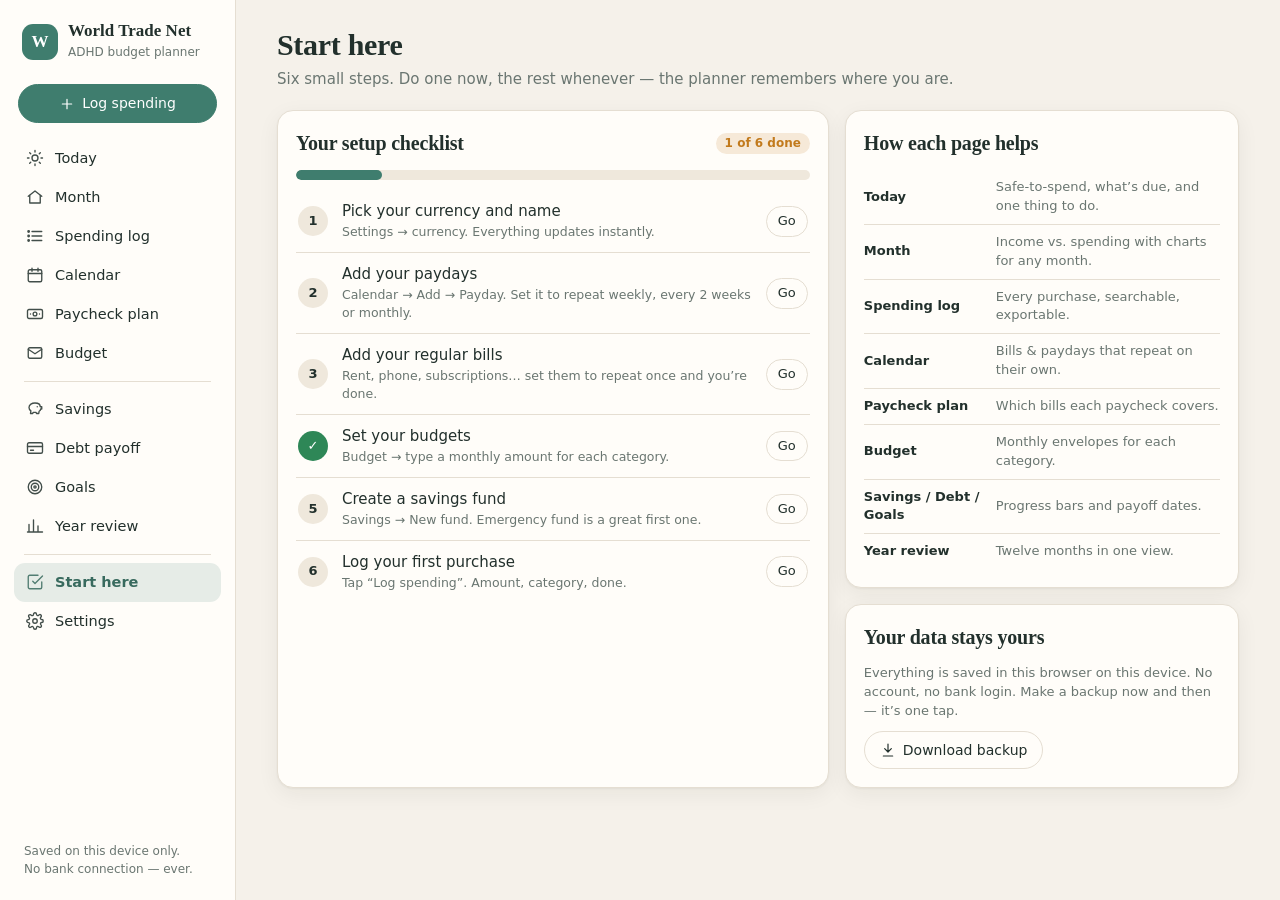
<file: p/cc-iaesf2gpr8/download/world-trade-net-budget-planner.html>
<!doctype html>
<html lang="en" data-mode="offline">
<head>
<meta charset="utf-8">
<meta name="viewport" content="width=device-width,initial-scale=1,viewport-fit=cover">
<title>World Trade Net — ADHD Budget Planner (offline)</title>
<meta name="description" content="World Trade Net — an ADHD-friendly budget planner app: safe-to-spend, paycheck plan, bills calendar, savings, debt payoff and goals. Works online or offline. No bank connection.">
<meta name="theme-color" content="#f5f1ea">
<meta name="robots" content="noindex, nofollow"><meta name="referrer" content="no-referrer">
<link rel="icon" href="data:image/svg+xml,<svg xmlns='http://www.w3.org/2000/svg' viewBox='0 0 512 512'><rect width='512' height='512' rx='112' fill='%233f7d6e'/><circle cx='256' cy='256' r='150' fill='none' stroke='%23f5f1ea' stroke-width='34' stroke-dasharray='700 300' stroke-linecap='round' transform='rotate(40 256 256)'/><path d='M256 168v176M300 206c-10-16-26-24-44-24-26 0-44 14-44 34 0 46 92 28 92 74 0 20-20 36-48 36-20 0-38-10-48-26' fill='none' stroke='%23f5f1ea' stroke-width='26' stroke-linecap='round'/></svg>">
<style>:root{
  --bg:#f5f1ea;--panel:#fffdf9;--ink:#22302c;--muted:#6a7671;--line:#e5ded2;--soft:#efe8dc;
  --acc:#3f7d6e;--good:#2e8757;--warn:#c27a1c;--bad:#c0463e;
  --acc-soft:color-mix(in srgb,var(--acc) 13%,var(--panel));
  --acc-ink:color-mix(in srgb,var(--acc) 75%,var(--ink));
  --good-soft:color-mix(in srgb,var(--good) 13%,var(--panel));
  --warn-soft:color-mix(in srgb,var(--warn) 15%,var(--panel));
  --bad-soft:color-mix(in srgb,var(--bad) 12%,var(--panel));
  --shadow:0 1px 2px rgba(40,30,20,.05),0 6px 22px rgba(40,30,20,.06);
  --serif:"Iowan Old Style","Palatino Linotype",Palatino,Georgia,serif;
  --sans:system-ui,-apple-system,"Segoe UI",Roboto,"Helvetica Neue",Arial,sans-serif;
  --r:16px;
  color-scheme:light;
}
:root[data-theme=dark]{
  --bg:#121816;--panel:#1a2220;--ink:#e6eeeb;--muted:#97a6a0;--line:#2a3532;--soft:#212b28;
  --shadow:0 1px 2px rgba(0,0,0,.3),0 8px 24px rgba(0,0,0,.25);
  color-scheme:dark;
}
*{box-sizing:border-box}
html,body{margin:0;height:100%}
body{background:var(--bg);color:var(--ink);font:15px/1.45 var(--sans);-webkit-font-smoothing:antialiased}
button,input,select,textarea{font:inherit;color:inherit}
a{color:var(--acc-ink)}
h1,h2,h3{font-family:var(--serif);font-weight:600;letter-spacing:-.01em;margin:0}
h1{font-size:30px;line-height:1.15}
h2{font-size:20px}
h3{font-size:16px}
.muted{color:var(--muted)}
.small{font-size:13px}
.tiny{font-size:12px}
.num{font-variant-numeric:tabular-nums}
.money{font-family:var(--serif);font-variant-numeric:tabular-nums lining-nums}

/* layout */
.shell{display:grid;grid-template-columns:236px 1fr;min-height:100vh}
.side{position:sticky;top:0;height:100vh;overflow:auto;padding:22px 14px;border-right:1px solid var(--line);background:var(--panel);display:flex;flex-direction:column;gap:4px}
.brand{display:flex;gap:10px;align-items:center;padding:0 8px 14px}
.logo{width:36px;height:36px;border-radius:11px;background:var(--acc);color:#fff;display:grid;place-items:center;font:700 17px var(--serif)}
.brand b{font-family:var(--serif);font-size:17px;display:block;line-height:1.1}
.brand span{font-size:12px;color:var(--muted)}
.logbtn{margin:4px 4px 12px;justify-content:center}
.nav a{display:flex;align-items:center;gap:11px;padding:9px 12px;border-radius:11px;color:var(--ink);text-decoration:none;font-size:14.5px}
.nav a:hover{background:var(--soft)}
.nav a.on{background:var(--acc-soft);color:var(--acc-ink);font-weight:600}
.nav svg{width:18px;height:18px;flex:none;opacity:.85}
.nav .sep{height:1px;background:var(--line);margin:8px 10px}
.side-foot{margin-top:auto;padding:12px 10px 0;font-size:12px;color:var(--muted)}
.main{padding:28px clamp(16px,3.2vw,44px) 90px;max-width:1180px;width:100%}
.top{display:none}
.pagehead{display:flex;align-items:flex-end;justify-content:space-between;gap:16px;flex-wrap:wrap;margin-bottom:20px}
.pagehead p{margin:6px 0 0;color:var(--muted)}
.demo-bar{background:#22302c;color:#f5f1ea;--bg:#f5f1ea;font-size:13.5px;padding:9px 16px;display:flex;gap:12px;align-items:center;justify-content:center;flex-wrap:wrap;text-align:center}
.demo-bar a{color:var(--bg);font-weight:700}
.demo-bar button{background:transparent;border:1px solid color-mix(in srgb,var(--bg) 40%,transparent);color:var(--bg);border-radius:99px;padding:3px 10px;cursor:pointer;font-size:12.5px}

/* cards */
.grid{display:grid;gap:16px}
.g2{grid-template-columns:repeat(2,minmax(0,1fr))}
.g3{grid-template-columns:repeat(3,minmax(0,1fr))}
.g4{grid-template-columns:repeat(4,minmax(0,1fr))}
.g-7-5{grid-template-columns:minmax(0,7fr) minmax(0,5fr)}
.card{background:var(--panel);border:1px solid var(--line);border-radius:var(--r);padding:18px;box-shadow:var(--shadow);min-width:0}
.card>h2,.card>h3,.cardhead{margin-bottom:12px}
.cardhead{display:flex;justify-content:space-between;align-items:center;gap:10px}
.cardhead h2,.cardhead h3{margin:0}
.kpi{padding:16px 18px}
.kpi .label{font-size:12.5px;color:var(--muted);display:flex;gap:6px;align-items:center}
.kpi .val{font-family:var(--serif);font-size:28px;margin-top:4px;line-height:1.1;font-variant-numeric:tabular-nums}
.kpi .sub{font-size:12.5px;color:var(--muted);margin-top:4px}
.kpi.good{background:var(--good-soft);border-color:color-mix(in srgb,var(--good) 25%,var(--line))}
.kpi.acc{background:var(--acc-soft);border-color:color-mix(in srgb,var(--acc) 25%,var(--line))}
.kpi.warn{background:var(--warn-soft)}
.kpi.bad{background:var(--bad-soft)}
.hero-safe{display:flex;gap:22px;align-items:center;flex-wrap:wrap}
.hero-safe .big{font-family:var(--serif);font-size:46px;line-height:1;font-variant-numeric:tabular-nums}
.pos{color:var(--good)} .neg{color:var(--bad)}

/* buttons & forms */
.btn{display:inline-flex;align-items:center;gap:7px;border:1px solid var(--line);background:var(--panel);border-radius:99px;padding:8px 15px;cursor:pointer;font-size:14px;font-weight:500;text-decoration:none;color:var(--ink);white-space:nowrap}
.btn:hover{background:var(--soft)}
.btn.pri{background:var(--acc);border-color:var(--acc);color:#fff}
.btn.pri:hover{filter:brightness(1.06)}
.btn.sm{padding:5px 11px;font-size:13px}
.btn.ghost{border-color:transparent;background:transparent}
.btn.danger{color:var(--bad)}
.btn svg{width:16px;height:16px}
.link{background:none;border:0;padding:2px 4px;color:var(--muted);cursor:pointer;font-size:13px}
.link:hover{color:var(--acc-ink);text-decoration:underline}
.link.del:hover{color:var(--bad)}
label.f{display:block;font-size:12.5px;color:var(--muted);margin-bottom:12px}
label.f>span{display:block;margin-bottom:5px}
input[type=text],input[type=number],input[type=date],input[type=search],select,textarea{width:100%;background:var(--panel);border:1px solid var(--line);border-radius:11px;padding:9px 11px;font-size:15px;outline:none}
input:focus,select:focus,textarea:focus{border-color:var(--acc);box-shadow:0 0 0 3px var(--acc-soft)}
textarea{resize:vertical;min-height:70px}
.row{display:flex;gap:10px;align-items:center;flex-wrap:wrap}
.row>.grow{flex:1}
.frow{display:grid;grid-template-columns:1fr 1fr;gap:10px}
.seg{display:inline-flex;background:var(--soft);border-radius:99px;padding:3px;gap:2px;flex-wrap:wrap}
.seg button{border:0;background:transparent;border-radius:99px;padding:6px 13px;cursor:pointer;font-size:13.5px;color:var(--muted)}
.seg button.on{background:var(--panel);color:var(--ink);font-weight:600;box-shadow:0 1px 3px rgba(0,0,0,.08)}
.months{display:flex;gap:6px;flex-wrap:wrap}
.months button{border:1px solid var(--line);background:var(--panel);border-radius:99px;padding:5px 11px;font-size:13px;cursor:pointer}
.months button.on{background:var(--acc);border-color:var(--acc);color:#fff;font-weight:600}
.months button.now:not(.on){border-color:var(--acc)}

/* lists */
.list{display:flex;flex-direction:column}
.li{display:flex;align-items:center;gap:12px;padding:11px 2px;border-bottom:1px solid var(--line)}
.li:last-child{border-bottom:0}
.li .grow{flex:1;min-width:0}
.li .t{font-weight:500;overflow:hidden;text-overflow:ellipsis;white-space:nowrap}
.li .s{font-size:12.5px;color:var(--muted)}
.li .amt{font-variant-numeric:tabular-nums;font-weight:600;white-space:nowrap}
.dot{width:10px;height:10px;border-radius:50%;flex:none;display:inline-block}
.chk{width:22px;height:22px;border-radius:7px;border:1.5px solid var(--muted);display:grid;place-items:center;cursor:pointer;flex:none;background:transparent;padding:0}
.chk.on{background:var(--good);border-color:var(--good);color:#fff}
.chk svg{width:14px;height:14px}
.tag{display:inline-flex;align-items:center;gap:5px;padding:2px 9px;border-radius:99px;font-size:12px;font-weight:600;background:var(--soft);white-space:nowrap}
.pill-ns{background:var(--soft);color:var(--muted)}
.pill-ip{background:var(--warn-soft);color:var(--warn)}
.pill-dn{background:var(--good-soft);color:var(--good)}
.pill{cursor:pointer;border:0}
.date{font-size:12.5px;color:var(--muted);width:58px;flex:none}
.empty{padding:26px 10px;text-align:center;color:var(--muted);font-size:14px}
.empty b{display:block;color:var(--ink);font-family:var(--serif);font-size:17px;margin-bottom:4px}

/* bars */
.bar{height:10px;background:var(--soft);border-radius:99px;overflow:hidden;position:relative}
.bar>i{display:block;height:100%;border-radius:99px;background:var(--acc)}
.bar.thick{height:14px}
.stack{display:flex;height:16px;border-radius:99px;overflow:hidden;background:var(--soft)}
.stack>i{height:100%}
.legend{display:flex;gap:14px;flex-wrap:wrap;font-size:12.5px;color:var(--muted);margin-top:10px}
.legend span{display:inline-flex;gap:6px;align-items:center}
.bva .li{display:grid;grid-template-columns:150px 1fr 150px;gap:12px}
.bva .li .bar{height:12px}
.bva .over>i{background:var(--bad)}

/* table */
.tbl{width:100%;border-collapse:collapse;font-size:14px}
.tbl th{text-align:left;font-weight:600;font-size:12px;color:var(--muted);text-transform:uppercase;letter-spacing:.04em;padding:8px 8px;border-bottom:1px solid var(--line)}
.tbl td{padding:9px 8px;border-bottom:1px solid var(--line);vertical-align:middle}
.tbl tr:last-child td{border-bottom:0}
.tbl .r{text-align:right}
.tbl input{padding:6px 9px;font-size:14px}
.tblwrap{overflow-x:auto}

/* calendar */
.cal{display:grid;grid-template-columns:repeat(7,minmax(0,1fr));gap:6px}
.cal .dow{font-size:12px;color:var(--muted);text-align:center;padding-bottom:2px}
.cal .day{min-height:84px;border:1px solid var(--line);border-radius:12px;padding:6px 7px;background:var(--panel);cursor:pointer;display:flex;flex-direction:column;gap:3px;text-align:left;font-size:12px;overflow:hidden}
.cal .day:hover{border-color:var(--acc)}
.cal .day.blank{background:transparent;border-style:dashed;opacity:.35;cursor:default}
.cal .day.today{border:2px solid var(--acc)}
.cal .day .n{font-weight:600;font-size:13px}
.cal .ev{display:flex;align-items:center;gap:4px;white-space:nowrap;overflow:hidden;text-overflow:ellipsis;font-size:11.5px;line-height:1.25}
.cal .ev.paid{opacity:.5;text-decoration:line-through}
.cal .more{font-size:11px;color:var(--muted)}

/* donut */
.donutwrap{display:grid;grid-template-columns:200px 1fr;gap:20px;align-items:center}
.donut text{font-family:var(--serif);fill:var(--ink)}

/* steps */
.steps .li{gap:14px}
.stepn{width:30px;height:30px;border-radius:50%;background:var(--soft);display:grid;place-items:center;font-weight:700;font-size:13px;flex:none}
.stepn.done{background:var(--good);color:#fff}

/* modal */
.scrim{position:fixed;inset:0;background:rgba(15,20,18,.42);display:grid;place-items:center;padding:16px;z-index:50;animation:fade .15s}
.modal{background:var(--panel);border-radius:20px;box-shadow:0 20px 60px rgba(0,0,0,.25);width:min(480px,100%);max-height:92vh;overflow:auto;padding:22px}
.modal h2{margin-bottom:14px}
.modal .actions{display:flex;justify-content:flex-end;gap:8px;margin-top:6px}
@keyframes fade{from{opacity:0}}
.toast{position:fixed;left:50%;bottom:26px;transform:translateX(-50%);background:var(--ink);color:var(--bg);padding:10px 18px;border-radius:99px;font-size:14px;z-index:60;box-shadow:var(--shadow);animation:fade .2s}
.fab{display:none}
.mcat{display:none}
.li .s:empty{display:none}
.swatches{display:flex;gap:10px;flex-wrap:wrap}
.swatches button{width:34px;height:34px;border-radius:50%;border:3px solid var(--panel);box-shadow:0 0 0 1px var(--line);cursor:pointer}
.swatches button.on{box-shadow:0 0 0 2px var(--ink)}
.callout{background:var(--acc-soft);border-radius:14px;padding:14px 16px;font-size:14px}
.callout.warn{background:var(--warn-soft)}
.afford-res{margin-top:10px;font-size:14px;border-radius:12px;padding:10px 12px}
.ns-days{display:flex;gap:4px;flex-wrap:wrap;margin-top:10px}
.ns-days i{width:16px;height:16px;border-radius:5px;background:var(--soft);display:block}
.ns-days i.on{background:var(--good)}
.ns-days i.td{outline:2px solid var(--acc);outline-offset:1px}

@media (max-width:1050px){
  .g4{grid-template-columns:repeat(2,minmax(0,1fr))}
  .g-7-5,.g3{grid-template-columns:1fr}
}
@media (max-width:820px){
  .shell{grid-template-columns:1fr}
  .side{position:fixed;inset:0 auto 0 0;width:270px;z-index:40;transform:translateX(-102%);transition:transform .2s;box-shadow:var(--shadow)}
  .shell.open .side{transform:none}
  .shell.open::after{content:"";position:fixed;inset:0;background:rgba(0,0,0,.3);z-index:30}
  .top{display:flex;align-items:center;justify-content:space-between;padding:12px 16px;border-bottom:1px solid var(--line);background:var(--panel);position:sticky;top:0;z-index:20}
  .top b{font-family:var(--serif);font-size:17px}
  .main{padding:18px 16px 100px}
  h1{font-size:25px}
  .g2{grid-template-columns:1fr}
  .donutwrap{grid-template-columns:1fr;justify-items:center}
  .bva .li{grid-template-columns:1fr 110px;row-gap:6px}
  .bva .li .bar{grid-column:1/-1;grid-row:2}
  .cal{gap:3px}
  .cal .day{min-height:58px;padding:4px;border-radius:9px}
  .cal .ev span.lbl{display:none}
  .cal .ev{gap:0}
  .fab{display:inline-flex;position:fixed;right:18px;bottom:20px;z-index:25;box-shadow:0 8px 24px rgba(0,0,0,.2);padding:13px 20px;font-size:15px}
  .hero-safe .big{font-size:38px}
  .frow{grid-template-columns:1fr}
  .months{flex-wrap:nowrap;overflow-x:auto;scrollbar-width:none;flex:1;min-width:0}
  .months::-webkit-scrollbar{display:none}
  .li{gap:9px}
  .li>.dot,.li .cattag,.li .rep{display:none}
  .mcat{display:inline}
  .li .date{width:46px}
  .li .t{font-size:14.5px}
  .demo-bar{font-size:12.5px;padding:7px 12px}
}
@media (max-width:460px){.g4{grid-template-columns:1fr 1fr}.kpi .val{font-size:22px}}
@media (prefers-reduced-motion:reduce){*{animation:none!important;transition:none!important}}
@media print{.side,.top,.fab,.demo-bar{display:none!important}.shell{display:block}}
</style>
</head>
<body>
<noscript><p style="padding:24px;font-family:sans-serif">World Trade Net needs JavaScript turned on to run.</p></noscript>
<script>(() => {
'use strict';
const MODE = document.documentElement.dataset.mode || 'app'; // demo | app | offline
const KEY = 'worldtradenet:' + (MODE === 'demo' ? 'demo' : 'main') + ':v1';
const ETSY = 'https://www.etsy.com/listing/4601047837/adhd-budget-planner-app-paycheck-budget';

/* ---------- helpers ---------- */
const $ = (s, el = document) => el.querySelector(s);
const uid = () => Math.random().toString(36).slice(2, 10);
const pad = n => String(n).padStart(2, '0');
const iso = d => d.getFullYear() + '-' + pad(d.getMonth() + 1) + '-' + pad(d.getDate());
const today = () => iso(new Date());
const parse = s => { const [y, m, d] = s.split('-').map(Number); return new Date(y, m - 1, d || 1); };
const ymOf = s => s.slice(0, 7);
const thisYM = () => today().slice(0, 7);
const daysIn = ym => { const [y, m] = ym.split('-').map(Number); return new Date(y, m, 0).getDate(); };
const addMonths = (ym, n) => { const d = parse(ym + '-01'); d.setMonth(d.getMonth() + n); return iso(d).slice(0, 7); };
const MONTHS = ['January','February','March','April','May','June','July','August','September','October','November','December'];
const MON = MONTHS.map(m => m.slice(0, 3));
const monthName = ym => MONTHS[+ym.slice(5, 7) - 1] + ' ' + ym.slice(0, 4);
const shortDate = s => MON[+s.slice(5, 7) - 1] + ' ' + (+s.slice(8, 10));
const esc = s => String(s ?? '').replace(/[&<>"']/g, c => ({'&':'&amp;','<':'&lt;','>':'&gt;','"':'&quot;',"'":'&#39;'}[c]));
const sum = (a, f = x => x) => a.reduce((t, x) => t + (+f(x) || 0), 0);
const num = v => { const n = parseFloat(String(v).replace(/[^0-9.\-]/g, '')); return isFinite(n) ? n : 0; };
const clamp = (v, a, b) => Math.max(a, Math.min(b, v));

const CURRENCIES = [['USD','US Dollar'],['GBP','British Pound'],['EUR','Euro'],['CAD','Canadian Dollar'],['AUD','Australian Dollar'],['NZD','New Zealand Dollar'],['INR','Indian Rupee'],['PKR','Pakistani Rupee'],['AED','UAE Dirham'],['SGD','Singapore Dollar'],['ZAR','South African Rand'],['JPY','Japanese Yen'],['MXN','Mexican Peso'],['PHP','Philippine Peso'],['NGN','Nigerian Naira']];
const ACCENTS = [['Sage','#3f7d6e'],['Lavender','#7a68b8'],['Clay','#b8673f'],['Ocean','#2f6f9f'],['Rose','#b8506e'],['Forest','#3e7a3a'],['Charcoal','#4a5560']];
const PALETTE = ['#3f7d6e','#d08a3c','#6f8fc8','#c25d6e','#8a6fbf','#5aa07a','#d4b04a','#4fa3a6','#b47a5a','#7c8a95','#e07a5f','#9bb06a','#a55b9c','#5f7fa8','#c99a6b'];

let fmtCache = {};
const money = (v, opt = {}) => {
  const c = S.settings.currency;
  const k = c + (opt.round ? 'r' : '');
  if (!fmtCache[k]) {
    try { fmtCache[k] = new Intl.NumberFormat(undefined, { style: 'currency', currency: c, maximumFractionDigits: opt.round ? 0 : 2, minimumFractionDigits: opt.round ? 0 : 2 }); }
    catch { fmtCache[k] = { format: n => c + ' ' + n.toFixed(2) }; }
  }
  return fmtCache[k].format(v || 0);
};

/* ---------- icons ---------- */
const P = {
  today:'<circle cx="12" cy="12" r="4"/><path d="M12 2v2M12 20v2M4.9 4.9l1.4 1.4M17.7 17.7l1.4 1.4M2 12h2M20 12h2M4.9 19.1l1.4-1.4M17.7 6.3l1.4-1.4"/>',
  home:'<path d="M3 11l9-7 9 7"/><path d="M5 10v10h14V10"/>',
  list:'<path d="M8 6h13M8 12h13M8 18h13"/><circle cx="3.5" cy="6" r="1"/><circle cx="3.5" cy="12" r="1"/><circle cx="3.5" cy="18" r="1"/>',
  cal:'<rect x="3" y="5" width="18" height="16" rx="2"/><path d="M3 10h18M8 3v4M16 3v4"/>',
  pay:'<rect x="2" y="6" width="20" height="12" rx="2"/><circle cx="12" cy="12" r="2.5"/><path d="M6 12h.01M18 12h.01"/>',
  env:'<rect x="3" y="5" width="18" height="14" rx="2"/><path d="M3 7l9 6 9-6"/>',
  save:'<path d="M19 9c0-3-3-5-7-5S4 6 4 10c0 2 1 3.5 2.5 4.5L6 18h3l.5-1.5h4L14 18h3l.5-3c1-.5 2-1.5 2-3h1.5V9z"/><path d="M15 9h.01"/>',
  debt:'<rect x="2" y="5" width="20" height="14" rx="2"/><path d="M2 10h20M6 15h4"/>',
  goal:'<circle cx="12" cy="12" r="9"/><circle cx="12" cy="12" r="5"/><circle cx="12" cy="12" r="1.5"/>',
  year:'<path d="M4 20V10M10 20V4M16 20v-8M22 20H2"/>',
  gear:'<circle cx="12" cy="12" r="3"/><path d="M19.4 15a1.7 1.7 0 0 0 .3 1.8l.1.1a2 2 0 1 1-2.8 2.8l-.1-.1a1.7 1.7 0 0 0-1.8-.3 1.7 1.7 0 0 0-1 1.5V21a2 2 0 1 1-4 0v-.1a1.7 1.7 0 0 0-1.1-1.5 1.7 1.7 0 0 0-1.8.3l-.1.1a2 2 0 1 1-2.8-2.8l.1-.1a1.7 1.7 0 0 0 .3-1.8 1.7 1.7 0 0 0-1.5-1H3a2 2 0 1 1 0-4h.1a1.7 1.7 0 0 0 1.5-1.1 1.7 1.7 0 0 0-.3-1.8l-.1-.1a2 2 0 1 1 2.8-2.8l.1.1a1.7 1.7 0 0 0 1.8.3H9a1.7 1.7 0 0 0 1-1.5V3a2 2 0 1 1 4 0v.1a1.7 1.7 0 0 0 1 1.5 1.7 1.7 0 0 0 1.8-.3l.1-.1a2 2 0 1 1 2.8 2.8l-.1.1a1.7 1.7 0 0 0-.3 1.8V9a1.7 1.7 0 0 0 1.5 1H21a2 2 0 1 1 0 4h-.1a1.7 1.7 0 0 0-1.5 1z"/>',
  start:'<path d="M9 11l3 3L22 4"/><path d="M21 12v7a2 2 0 0 1-2 2H5a2 2 0 0 1-2-2V5a2 2 0 0 1 2-2h11"/>',
  plus:'<path d="M12 5v14M5 12h14"/>',
  check:'<path d="M20 6L9 17l-5-5"/>',
  menu:'<path d="M3 6h18M3 12h18M3 18h18"/>',
  left:'<path d="M15 18l-6-6 6-6"/>', right:'<path d="M9 18l6-6-6-6"/>',
  dl:'<path d="M12 3v12M7 10l5 5 5-5M5 21h14"/>', up:'<path d="M12 21V9M7 14l5-5 5 5M5 3h14"/>',
};
const ic = n => `<svg viewBox="0 0 24 24" fill="none" stroke="currentColor" stroke-width="1.8" stroke-linecap="round" stroke-linejoin="round">${P[n]}</svg>`;

/* ---------- state ---------- */
const DEFAULT_CATS = [
  ['Rent / Mortgage','needs',1450],['Utilities','needs',180],['Groceries','needs',450],['Transportation','needs',140],['Insurance','needs',120],['Phone & Internet','needs',105],
  ['Dining Out','wants',160],['Coffee','wants',40],['Shopping & Clothing','wants',90],['Entertainment','wants',60],['Subscriptions','wants',45],['Personal Care','wants',50],['Health & Fitness','wants',45],['Gifts','wants',40],['Miscellaneous','wants',40]
];
function blankState() {
  return {
    v: 1,
    settings: { name: '', currency: 'USD', theme: 'auto', accent: '#3f7d6e', created: today() },
    categories: DEFAULT_CATS.map(([name, group, budget], i) => ({ id: 'c' + i, name, group, budget, color: PALETTE[i % PALETTE.length] })),
    months: {}, tx: [], events: [], funds: [], debts: [], goals: [], nospend: {},
    debtPlan: { strategy: 'avalanche', extra: 0 },
  };
}
let S;
function load() {
  try { const raw = localStorage.getItem(KEY); if (raw) { S = Object.assign(blankState(), JSON.parse(raw)); return; } } catch (e) {}
  S = MODE === 'demo' ? sampleState() : blankState();
  save();
}
let saveT;
function save() { clearTimeout(saveT); saveT = setTimeout(() => { try { localStorage.setItem(KEY, JSON.stringify(S)); } catch (e) { toast('Could not save — browser storage is full or blocked'); } }, 60); }
const cat = id => S.categories.find(c => c.id === id);
const fund = id => S.funds.find(f => f.id === id);
const debt = id => S.debts.find(d => d.id === id);

/* ---------- sample data (demo) ---------- */
function sampleState() {
  const s = blankState();
  s.settings.name = 'Jordan';
  const now = new Date(); const Y = now.getFullYear(); const curM = now.getMonth();
  let seed = 7; const rnd = () => (seed = (seed * 9301 + 49297) % 233280) / 233280;
  const C = n => s.categories.find(c => c.name === n).id;
  s.funds = [
    { id: 'f1', name: 'Emergency fund', saved: 2400, target: 6000, date: (Y + 1) + '-06-30', color: '#3f7d6e' },
    { id: 'f2', name: 'Lisbon trip', saved: 1250, target: 3000, date: (Y + 1) + '-05-01', color: '#d08a3c' },
    { id: 'f3', name: 'New laptop', saved: 640, target: 1400, date: '', color: '#6f8fc8' },
  ];
  s.debts = [
    { id: 'd1', name: 'Visa credit card', balance: 3200, original: 4200, apr: 22.9, min: 150, color: '#c25d6e' },
    { id: 'd2', name: 'Car loan', balance: 12800, original: 18000, apr: 6.5, min: 310, color: '#8a6fbf' },
    { id: 'd3', name: 'Student loan', balance: 9400, original: 15000, apr: 4.5, min: 120, color: '#5aa07a' },
  ];
  s.debtPlan = { strategy: 'avalanche', extra: 100 };
  s.goals = [
    { id: 'g1', title: 'Pay off the Visa card', status: 'ip', date: Y + '-12-31', note: 'Extra $100 a month on top of the minimum.' },
    { id: 'g2', title: 'Build a 3-month emergency fund', status: 'ip', date: (Y + 1) + '-06-30', note: '' },
    { id: 'g3', title: 'Take the Lisbon trip — paid in cash', status: 'ip', date: (Y + 1) + '-05-01', note: 'Flights booked, saving for the rest.' },
    { id: 'g4', title: 'Start investing 10% of income', status: 'ns', date: (Y + 1) + '-01-01', note: '' },
    { id: 'g5', title: 'Cancel unused subscriptions', status: 'dn', date: Y + '-03-01', note: 'Saved $34 a month.' },
  ];
  const ev = (title, kind, day, amount, repeat, extra = {}) => s.events.push(Object.assign({ id: uid(), title, kind, date: Y + '-01-' + pad(day), amount, repeat, paid: {} }, extra));
  ev('Paycheck', 'payday', 1, 2100, 'monthly');
  ev('Paycheck', 'payday', 15, 2100, 'monthly');
  ev('Rent', 'bill', 1, 1450, 'monthly', { catId: C('Rent / Mortgage') });
  ev('Electric & water', 'bill', 8, 120, 'monthly', { catId: C('Utilities') });
  ev('Internet', 'bill', 12, 60, 'monthly', { catId: C('Phone & Internet') });
  ev('Phone bill', 'bill', 18, 45, 'monthly', { catId: C('Phone & Internet') });
  ev('Car insurance', 'bill', 22, 120, 'monthly', { catId: C('Insurance') });
  ev('Streaming', 'bill', 20, 18, 'monthly', { catId: C('Subscriptions') });
  ev('Gym membership', 'bill', 25, 45, 'monthly', { catId: C('Health & Fitness') });
  ev('Visa payment', 'bill', 16, 250, 'monthly', { debtId: 'd1' });
  ev('Car loan payment', 'bill', 5, 310, 'monthly', { debtId: 'd2' });
  ev('Student loan', 'bill', 28, 120, 'monthly', { debtId: 'd3' });
  ev('Emergency fund transfer', 'transfer', 16, 200, 'monthly', { fundId: 'f1' });
  ev('Lisbon trip transfer', 'transfer', 16, 150, 'monthly', { fundId: 'f2' });
  ev('Car registration renewal', 'note', 18, 0, 'none', { date: Y + '-' + pad(curM + 1) + '-18' });

  const shops = { 'Groceries': ['Trader Joe\'s', 'Whole Foods', 'Costco run', 'Farmers market', 'Aldi'], 'Dining Out': ['Tacos with friends', 'Date night', 'Pizza night', 'Sushi lunch'], 'Coffee': ['Corner cafe', 'Latte', 'Coffee beans'], 'Transportation': ['Gas', 'Rideshare', 'Parking'], 'Shopping & Clothing': ['New sneakers', 'Target run', 'Jacket'], 'Entertainment': ['Movie night', 'Concert tickets', 'Bowling'], 'Personal Care': ['Haircut', 'Skincare'], 'Gifts': ['Birthday gift'], 'Miscellaneous': ['Hardware store', 'Post office'] };
  const freq = { 'Groceries': [4, 40, 95], 'Dining Out': [2.5, 18, 55], 'Coffee': [5, 5, 9], 'Transportation': [3, 18, 50], 'Shopping & Clothing': [1, 25, 85], 'Entertainment': [1, 15, 45], 'Personal Care': [1, 20, 45], 'Gifts': [0.4, 25, 60], 'Miscellaneous': [1, 8, 35] };
  for (let m = 0; m <= curM; m++) {
    const ym = Y + '-' + pad(m + 1); const lastDay = m === curM ? now.getDate() : daysIn(ym);
    s.months[ym] = { incomePlan: 4200, budgets: {}, note: '' };
    for (const [name, [n, lo, hi]] of Object.entries(freq)) {
      const count = Math.floor(n + rnd() * 1.4);
      for (let i = 0; i < count; i++) {
        const day = 1 + Math.floor(rnd() * lastDay);
        const list = shops[name];
        s.tx.push({ id: uid(), date: ym + '-' + pad(day), type: 'expense', catId: C(name), name: list[Math.floor(rnd() * list.length)], amount: Math.round((lo + rnd() * (hi - lo)) * 100) / 100, note: '' });
      }
    }
    // mark recurring events as paid up to today (creates linked transactions)
    for (const e of s.events) for (const d of occurrences(e, ym)) if (d <= today() && e.kind !== 'note') markPaid(e, d, true, s, true);
    for (let d = 1; d <= lastDay; d++) if (rnd() < 0.22) s.nospend[ym + '-' + pad(d)] = true;
  }
  s.funds.forEach((f, i) => f.saved = [2400, 1250, 640][i]);
  s.debts.forEach((d, i) => d.balance = [3200, 12800, 9400][i]);
  s.months[thisYM()].note = 'Cutting back on takeout this month — putting the difference toward the Visa card.';
  return s;
}

/* ---------- calendar engine ---------- */
function occurrences(e, ym) {
  const out = []; const start = e.date; const last = ym + '-' + pad(daysIn(ym));
  if (start > last) return out;
  if (e.until && e.until < ym + '-01') return out;
  const add = d => { if (ymOf(d) === ym && d >= start && (!e.until || d <= e.until)) out.push(d); };
  if (e.repeat === 'monthly') { const day = Math.min(+start.slice(8, 10), daysIn(ym)); add(ym + '-' + pad(day)); }
  else if (e.repeat === 'weekly' || e.repeat === 'biweekly') {
    const step = e.repeat === 'weekly' ? 7 : 14; const d0 = parse(start); const first = parse(ym + '-01');
    let k = Math.max(0, Math.floor((first - d0) / 864e5 / step) - 1); let d = new Date(d0); d.setDate(d0.getDate() + k * step);
    while (iso(d) <= last) { add(iso(d)); d.setDate(d.getDate() + step); }
  } else if (e.repeat === 'yearly') { if (start.slice(5, 7) === ym.slice(5, 7)) add(ym + start.slice(7)); }
  else add(start);
  return out;
}
function monthEvents(ym) {
  const list = [];
  for (const e of S.events) for (const d of occurrences(e, ym)) list.push({ e, date: d, paid: !!e.paid[d] });
  return list.sort((a, b) => a.date.localeCompare(b.date) || (a.e.kind === 'payday' ? -1 : 1));
}
function markPaid(e, d, on, st = S, silent) {
  e.paid = e.paid || {};
  const src = e.id + '@' + d;
  if (on) {
    e.paid[d] = true;
    if (e.kind === 'note' || !e.amount) return;
    if (st.tx.some(t => t.src === src)) return;
    const t = { id: uid(), date: d, name: e.title, amount: +e.amount, note: '', src };
    if (e.kind === 'payday') t.type = 'income';
    else if (e.fundId) { t.type = 'saving'; t.fundId = e.fundId; const f = st.funds.find(x => x.id === e.fundId); if (f) f.saved += +e.amount; }
    else if (e.debtId) { t.type = 'debt'; t.debtId = e.debtId; const db = st.debts.find(x => x.id === e.debtId); if (db) db.balance = Math.max(0, db.balance - e.amount); }
    else { t.type = 'expense'; t.catId = e.catId || (st.categories.find(c => c.name === 'Miscellaneous') || st.categories[0]).id; }
    if (!silent || d <= today()) st.tx.push(t);
  } else {
    delete e.paid[d];
    const t = st.tx.find(x => x.src === src); if (t) removeTx(t, st);
  }
}
function applyTx(t, dir, st = S) {
  if (t.type === 'saving') { const f = st.funds.find(x => x.id === t.fundId); if (f) f.saved = Math.max(0, f.saved + dir * t.amount); }
  if (t.type === 'debt') { const d = st.debts.find(x => x.id === t.debtId); if (d) d.balance = Math.max(0, d.balance - dir * t.amount); }
}
function removeTx(t, st = S) { applyTx(t, -1, st); st.tx = st.tx.filter(x => x !== t); if (t.src) { const [eid, d] = t.src.split('@'); const e = st.events.find(x => x.id === eid); if (e) delete e.paid[d]; } }

/* ---------- money math ---------- */
function monthData(ym) {
  const m = S.months[ym] || {};
  const txs = S.tx.filter(t => ymOf(t.date) === ym);
  const received = sum(txs.filter(t => t.type === 'income'), t => t.amount);
  const evs = monthEvents(ym);
  const paydayExpected = sum(evs.filter(x => x.e.kind === 'payday'), x => x.e.amount);
  const planned = m.incomePlan || paydayExpected;
  const unpaidPaydays = sum(evs.filter(x => x.e.kind === 'payday' && !x.paid), x => x.e.amount);
  const income = Math.max(planned, received + unpaidPaydays, received);
  const expense = sum(txs.filter(t => t.type === 'expense'), t => t.amount);
  const saving = sum(txs.filter(t => t.type === 'saving'), t => t.amount);
  const debtPaid = sum(txs.filter(t => t.type === 'debt'), t => t.amount);
  const spent = expense + saving + debtPaid;
  const upcoming = evs.filter(x => !x.paid && x.e.kind !== 'payday' && x.e.kind !== 'note' && x.e.amount > 0);
  const upcomingTotal = sum(upcoming, x => x.e.amount);
  const safe = income - spent - upcomingTotal;
  const byCat = {};
  for (const t of txs) if (t.type === 'expense') byCat[t.catId] = (byCat[t.catId] || 0) + t.amount;
  const budgets = {}; for (const c of S.categories) budgets[c.id] = (m.budgets && m.budgets[c.id] != null) ? m.budgets[c.id] : c.budget;
  const isCur = ym === thisYM(); const daysLeft = isCur ? daysIn(ym) - new Date().getDate() + 1 : (ym > thisYM() ? daysIn(ym) : 0);
  return { ym, txs, received, planned, income, expense, saving, debtPaid, spent, upcoming, upcomingTotal, safe, byCat, budgets, daysLeft, perDay: daysLeft ? safe / daysLeft : 0, evs };
}
function simulate(strategy, extra, rollover = true) {
  const ds = S.debts.filter(d => d.balance > 0).map(d => ({ id: d.id, bal: +d.balance, apr: +d.apr, min: +d.min, paidOff: null, interest: 0 }));
  const totalMin = sum(ds, d => d.min); let month = 0, totalInt = 0;
  const order = () => ds.filter(d => d.bal > 0.005).sort(strategy === 'snowball' ? (a, b) => a.bal - b.bal : (a, b) => b.apr - a.apr || a.bal - b.bal);
  while (ds.some(d => d.bal > 0.005) && month < 600) {
    month++;
    for (const d of ds) if (d.bal > 0.005) { const i = d.bal * d.apr / 1200; d.bal += i; d.interest += i; totalInt += i; }
    let budget = rollover ? totalMin + extra : 0;
    for (const d of ds) if (d.bal > 0.005) { const p = Math.min(d.min, d.bal); d.bal -= p; if (rollover) budget -= p; }
    if (rollover) for (const d of order()) { if (budget <= 0) break; const p = Math.min(budget, d.bal); d.bal -= p; budget -= p; }
    for (const d of ds) if (d.bal <= 0.005 && d.paidOff == null) { d.bal = 0; d.paidOff = month; }
  }
  return { months: month, stuck: month >= 600, totalInt, ds };
}
function streak() { let n = 0; const d = new Date(); if (!S.nospend[iso(d)]) d.setDate(d.getDate() - 1); while (S.nospend[iso(d)]) { n++; d.setDate(d.getDate() - 1); } return n; }

/* ---------- charts ---------- */
function donut(parts, center, sub) {
  const total = sum(parts, p => p.v); const R = 80, r = 54, cx = 100, cy = 100; let a = -Math.PI / 2; let out = '';
  if (!total) out = `<circle cx="${cx}" cy="${cy}" r="${(R + r) / 2}" fill="none" stroke="var(--soft)" stroke-width="${R - r}"/>`;
  for (const p of parts) {
    if (!p.v) continue; const frac = p.v / total; const a2 = a + frac * Math.PI * 2 - (frac < 1 ? 0.012 : 0);
    if (frac >= 0.999) { out += `<circle cx="${cx}" cy="${cy}" r="${(R + r) / 2}" fill="none" stroke="${p.c}" stroke-width="${R - r}"/>`; break; }
    const large = a2 - a > Math.PI ? 1 : 0; const pt = (rad, ang) => [cx + rad * Math.cos(ang), cy + rad * Math.sin(ang)].map(n => n.toFixed(2)).join(' ');
    out += `<path d="M${pt(R, a)} A${R} ${R} 0 ${large} 1 ${pt(R, a2)} L${pt(r, a2)} A${r} ${r} 0 ${large} 0 ${pt(r, a)}Z" fill="${p.c}"><title>${esc(p.l)}: ${money(p.v)}</title></path>`;
    a += frac * Math.PI * 2;
  }
  return `<svg class="donut" viewBox="0 0 200 200" width="190" height="190" role="img">${out}<text x="100" y="98" text-anchor="middle" font-size="19">${esc(center)}</text><text x="100" y="118" text-anchor="middle" font-size="11" style="font-family:var(--sans);fill:var(--muted)">${esc(sub)}</text></svg>`;
}
function columns(rows, keys, h = 190) {
  const max = Math.max(1, ...rows.flatMap(r => keys.map(k => r[k.k]))); const W = 640, pad = 34, bw = (W - pad) / rows.length;
  let g = ''; for (let i = 0; i <= 3; i++) { const y = 10 + (h - 30) * i / 3; g += `<line x1="${pad}" x2="${W}" y1="${y}" y2="${y}" stroke="var(--line)"/><text x="${pad - 6}" y="${y + 4}" text-anchor="end" font-size="10" fill="var(--muted)">${money(max * (1 - i / 3), { round: true }).replace(/\.00$/, '')}</text>`; }
  rows.forEach((r, i) => {
    const inner = bw * 0.7 / keys.length; keys.forEach((k, j) => {
      const v = r[k.k]; const bh = (h - 30) * v / max; const x = pad + i * bw + bw * 0.15 + j * inner;
      g += `<rect x="${x.toFixed(1)}" y="${(10 + h - 30 - bh).toFixed(1)}" width="${(inner - 2).toFixed(1)}" height="${Math.max(0, bh).toFixed(1)}" rx="3" fill="${k.c}"><title>${r.l} · ${k.l}: ${money(v)}</title></rect>`;
    });
    g += `<text x="${(pad + i * bw + bw / 2).toFixed(1)}" y="${h - 4}" text-anchor="middle" font-size="11" fill="var(--muted)">${r.l}</text>`;
  });
  return `<svg viewBox="0 0 ${W} ${h}" width="100%" style="font-family:var(--sans);display:block">${g}</svg><div class="legend">${keys.map(k => `<span><i class="dot" style="background:${k.c}"></i>${k.l}</span>`).join('')}</div>`;
}
const bar = (pct, color, cls = '') => `<div class="bar ${cls}"><i style="width:${clamp(pct, 0, 100).toFixed(1)}%;${color ? 'background:' + color : ''}"></i></div>`;

/* ---------- UI state ---------- */
let view = 'today', viewYM = thisYM(), calYM = thisYM(), txFilter = { q: '', type: 'all', cat: 'all' };
const NAV = [
  ['today', 'Today', 'today'], ['month', 'Month', 'home'], ['spending', 'Spending log', 'list'], ['calendar', 'Calendar', 'cal'], ['paychecks', 'Paycheck plan', 'pay'], ['budget', 'Budget', 'env'],
  '-', ['savings', 'Savings', 'save'], ['debt', 'Debt payoff', 'debt'], ['goals', 'Goals', 'goal'], ['year', 'Year review', 'year'], '-', ['start', 'Start here', 'start'], ['settings', 'Settings', 'gear'],
];
function shell() {
  const demo = MODE === 'demo' ? `<div class="demo-bar"><span>✨ You're trying the <b>live demo</b> with sample data — everything you change stays in this browser.</span><a href="${ETSY}" target="_blank" rel="noopener">Get the full planner App →</a><button data-act="demo-reset">Reset demo</button></div>` : '';
  document.body.innerHTML = `${demo}<div class="shell" id="shell">
  <aside class="side"><div class="brand"><div class="logo">W</div><div><b>World Trade Net</b><span id="who"></span></div></div>
    <button class="btn pri logbtn" data-act="log">${ic('plus')} Log spending</button>
    <nav class="nav">${NAV.map(n => n === '-' ? '<div class="sep"></div>' : `<a href="#${n[0]}" data-view="${n[0]}">${ic(n[2])}${n[1]}</a>`).join('')}</nav>
    <div class="side-foot">Saved on this device only.<br>No bank connection — ever.</div></aside>
  <div><div class="top"><button class="btn ghost" data-act="menu" aria-label="Menu">${ic('menu')}</button><b>World Trade Net</b><button class="btn ghost" data-act="theme" aria-label="Theme">◐</button></div>
  <main class="main" id="main"></main></div>
  <button class="btn pri fab" data-act="log">${ic('plus')} Log</button></div>`;
}
function applyTheme() {
  const t = S.settings.theme; const dark = t === 'dark' || (t === 'auto' && matchMedia('(prefers-color-scheme: dark)').matches);
  document.documentElement.dataset.theme = dark ? 'dark' : 'light';
  document.documentElement.style.setProperty('--acc', S.settings.accent || '#3f7d6e');
  const mt = document.querySelector('meta[name=theme-color]'); if (mt) mt.content = dark ? '#121816' : '#f5f1ea';
}
function render() {
  applyTheme();
  $('#who').textContent = S.settings.name ? S.settings.name + '’s money plan' : 'ADHD budget planner';
  document.querySelectorAll('.nav a').forEach(a => a.classList.toggle('on', a.dataset.view === view));
  $('#shell').classList.remove('open');
  const fn = VIEWS[view] || VIEWS.today; $('#main').innerHTML = fn();
  const afterFn = AFTER[view]; if (afterFn) afterFn();
}
function go(v) { view = v; if (location.hash !== '#' + v) history.replaceState(null, '', '#' + v); render(); window.scrollTo(0, 0); }
const head = (title, sub, right = '') => `<div class="pagehead"><div><h1>${title}</h1>${sub ? `<p>${sub}</p>` : ''}</div><div class="row">${right}</div></div>`;
const monthPicker = (ym, act) => { const y = ym.slice(0, 4); return `<div class="row" style="margin-bottom:16px"><button class="btn sm ghost" data-act="${act}" data-v="${addMonths(ym, -1)}">${ic('left')}</button><div class="months">${MON.map((m, i) => { const v = y + '-' + pad(i + 1); return `<button class="${v === ym ? 'on' : ''} ${v === thisYM() ? 'now' : ''}" data-act="${act}" data-v="${v}">${m}</button>`; }).join('')}</div><button class="btn sm ghost" data-act="${act}" data-v="${addMonths(ym, 1)}">${ic('right')}</button><span class="muted small">${y}</span></div>`; };
const empty = (t, s, btn = '') => `<div class="empty"><b>${t}</b>${s}${btn ? `<div style="margin-top:12px">${btn}</div>` : ''}</div>`;
const statusPill = s => ({ ns: '<span class="tag pill-ns">Not started</span>', ip: '<span class="tag pill-ip">In progress</span>', dn: '<span class="tag pill-dn">Done</span>' })[s];
const kindDot = e => e.kind === 'payday' ? 'var(--good)' : e.kind === 'transfer' ? '#6f8fc8' : e.kind === 'note' ? 'var(--muted)' : 'var(--bad)';
function eventRow(x, showDate = true) {
  const e = x.e; const sign = e.kind === 'payday' ? '+' : '';
  const late = !x.paid && x.date < today() && e.kind !== 'note';
  return `<div class="li">${e.kind === 'note' ? '<span style="width:22px"></span>' : `<button class="chk ${x.paid ? 'on' : ''}" data-act="paid" data-id="${e.id}" data-d="${x.date}" title="Mark ${e.kind === 'payday' ? 'received' : 'paid'}">${x.paid ? ic('check') : ''}</button>`}
    ${showDate ? `<span class="date">${x.date === today() ? 'Today' : shortDate(x.date)}</span>` : ''}<i class="dot" style="background:${kindDot(e)}"></i>
    <div class="grow"><div class="t">${esc(e.title)}</div><div class="s">${e.kind === 'payday' ? 'Payday' : e.kind === 'transfer' ? 'Savings transfer' : e.kind === 'note' ? 'Reminder' : 'Bill'}${e.repeat !== 'none' ? '<span class="rep"> · repeats ' + e.repeat + '</span>' : ''}${late ? ' · <b style="color:var(--bad)">overdue</b>' : ''}</div></div>
    ${e.amount ? `<span class="amt ${e.kind === 'payday' ? 'pos' : ''}">${sign}${money(e.amount)}</span>` : ''}<button class="link" data-act="event" data-id="${e.id}">Edit</button></div>`;
}
function txRow(t) {
  const c = t.type === 'expense' ? cat(t.catId) : null; const label = t.type === 'income' ? 'Income' : t.type === 'saving' ? (fund(t.fundId)?.name || 'Savings') : t.type === 'debt' ? (debt(t.debtId)?.name || 'Debt') : (c?.name || 'Uncategorized');
  const color = t.type === 'income' ? 'var(--good)' : t.type === 'saving' ? (fund(t.fundId)?.color || '#6f8fc8') : t.type === 'debt' ? (debt(t.debtId)?.color || 'var(--bad)') : (c?.color || 'var(--muted)');
  return `<div class="li"><span class="date">${shortDate(t.date)}</span><span class="tag cattag" style="background:color-mix(in srgb,${color} 16%,var(--panel));color:color-mix(in srgb,${color} 80%,var(--ink))">${esc(label)}</span><div class="grow"><div class="t">${esc(t.name || label)}</div><div class="s"><span class="mcat"><i class="dot" style="background:${color};width:7px;height:7px"></i> ${esc(label)}${t.note ? ' · ' : ''}</span>${esc(t.note)}</div></div><span class="amt ${t.type === 'income' ? 'pos' : ''}">${t.type === 'income' ? '+' : ''}${money(t.amount)}</span><button class="link" data-act="tx" data-id="${t.id}">Edit</button></div>`;
}

/* ---------- views ---------- */
const VIEWS = {};
const AFTER = {};
VIEWS.today = () => {
  const md = monthData(thisYM()); const nm = S.settings.name;
  const fundsSaved = sum(S.funds, f => f.saved), fundsTarget = sum(S.funds, f => f.target);
  const owed = sum(S.debts, d => d.balance); const mins = sum(S.debts, d => d.min);
  const next = md.evs.filter(x => !x.paid && x.e.kind !== 'note' && x.date >= today()).slice(0, 6);
  const overdue = md.evs.filter(x => !x.paid && x.e.kind !== 'note' && x.date < today());
  const recent = S.tx.filter(t => t.date <= today()).sort((a, b) => b.date.localeCompare(a.date)).slice(0, 5);
  const goals = S.goals.filter(g => g.status === 'ip');
  const h = new Date().getHours(); const hi = h < 12 ? 'Good morning' : h < 18 ? 'Good afternoon' : 'Good evening';
  const ym = thisYM(); const dim = daysIn(ym); const tdNum = new Date().getDate();
  const nsCount = Object.keys(S.nospend).filter(k => ymOf(k) === ym).length;
  const lateBill = overdue.find(x => x.e.kind !== 'payday'), latePay = overdue.find(x => x.e.kind === 'payday');
  const onething = lateBill ? `Pay <b>${esc(lateBill.e.title)}</b> (${money(lateBill.e.amount)}) — it was due ${shortDate(lateBill.date)}.` : latePay ? `Did <b>${esc(latePay.e.title)}</b> arrive on ${shortDate(latePay.date)}? Tick it off so your numbers stay right.` : next[0] ?  `Next up: <b>${esc(next[0].e.title)}</b> on ${next[0].date === today() ? 'today' : shortDate(next[0].date)}.` : !md.txs.length ? 'Log one purchase today — that’s the whole job.' : 'You’re all caught up. Enjoy your day.';
  return head(`${hi}${nm ? ', ' + esc(nm) : ''}`, 'Here’s the shape of your money today — just the things that matter.', `<button class="btn" data-act="go" data-v="calendar">${ic('cal')} Calendar</button>`) +
  `<div class="card" style="margin-bottom:16px"><div class="hero-safe"><div><div class="muted small">${MONTHS[new Date().getMonth()]} safe to spend</div><div class="big ${md.safe < 0 ? 'neg' : ''}">${money(md.safe)}</div><div class="muted small" style="margin-top:6px">after bills still due this month</div></div>
   <div style="flex:1;min-width:240px"><div class="row" style="justify-content:space-between;margin-bottom:6px"><span class="small"><b class="money" style="font-size:20px">${money(Math.max(0, md.perDay))}</b> <span class="muted">per day for the next ${md.daysLeft} day${md.daysLeft === 1 ? '' : 's'}</span></span></div>
   ${spendStack(md)}<div class="callout" style="margin-top:14px">🎯 <b>One thing:</b> ${onething}</div></div></div></div>
  <div class="grid g4" style="margin-bottom:16px">
   <div class="card kpi acc"><div class="label">Saved across every fund</div><div class="val">${money(fundsSaved)}</div><div class="sub">toward ${money(fundsTarget, { round: true })} · ${S.funds.length} funds</div></div>
   <div class="card kpi"><div class="label">Still owed</div><div class="val">${money(owed)}</div><div class="sub">${S.debts.length} debts · ${money(mins)}/mo minimums</div></div>
   <div class="card kpi good"><div class="label">Income this month</div><div class="val">${money(md.income)}</div><div class="sub">${money(md.received)} received so far</div></div>
   <div class="card kpi"><div class="label">No-spend days</div><div class="val">${nsCount}</div><div class="sub">${streak() ? '🔥 ' + streak() + ' day streak' : 'start a streak today'}</div></div></div>
  <div class="grid g-7-5"><div class="grid" style="align-content:start">
   <div class="card"><div class="cardhead"><h2>Coming up</h2><button class="btn sm" data-act="event">${ic('plus')} Add</button></div>
    ${overdue.length ? `<div class="callout warn small" style="margin-bottom:8px">${overdue.length} item${overdue.length > 1 ? 's' : ''} past due — tick ${overdue.length > 1 ? 'them' : 'it'} off once ${overdue.every(x => x.e.kind === 'payday') ? 'received' : 'done'}.</div>` + overdue.map(x => eventRow(x)).join('') : ''}
    ${next.length ? '<div class="list">' + next.map(x => eventRow(x)).join('') + '</div>' : (overdue.length ? '' : empty('Nothing due', 'Add bills and paydays on the calendar and they’ll show up here.', `<button class="btn sm pri" data-act="go" data-v="calendar">Open calendar</button>`))}</div>
   <div class="card"><div class="cardhead"><h2>Recently logged</h2><button class="btn sm" data-act="go" data-v="spending">See all</button></div>${recent.length ? '<div class="list">' + recent.map(txRow).join('') + '</div>' : empty('No spending logged yet', 'Tap “Log spending” after your next purchase — it takes 5 seconds.')}</div>
  </div><div class="grid" style="align-content:start">
   <div class="card"><h2>Can I afford it?</h2><p class="muted small" style="margin:0 0 10px">Type a price — no mental math.</p><div class="row"><input type="number" id="afford" placeholder="0.00" inputmode="decimal" class="grow" style="max-width:none;flex:1"></div><div id="affordres"></div></div>
   <div class="card"><div class="cardhead"><h2>No-spend days</h2><button class="btn sm ${S.nospend[today()] ? 'pri' : ''}" data-act="nospend">${S.nospend[today()] ? '✓ Today counted' : 'Today was no-spend'}</button></div>
    <div class="ns-days">${Array.from({ length: dim }, (_, i) => { const d = ym + '-' + pad(i + 1); return `<i class="${S.nospend[d] ? 'on' : ''} ${i + 1 === tdNum ? 'td' : ''}" title="${shortDate(d)}"></i>`; }).join('')}</div><p class="muted small" style="margin:10px 0 0">Small wins count. Every green square is money that stayed with you.</p></div>
   <div class="card"><div class="cardhead"><h2>Goals in motion</h2><button class="btn sm" data-act="go" data-v="goals">Open</button></div>${goals.length ? '<div class="list">' + goals.slice(0, 4).map(g => `<div class="li"><div class="grow"><div class="t">${esc(g.title)}</div>${g.date ? `<div class="s">by ${shortDate(g.date)}, ${g.date.slice(0, 4)}</div>` : ''}</div>${statusPill(g.status)}</div>`).join('') + '</div>' : empty('No goals yet', 'What is all this budgeting for? Add one.')}</div>
  </div></div>`;
};
AFTER.today = () => {
  const inp = $('#afford'); if (!inp) return;
  inp.addEventListener('input', () => {
    const v = num(inp.value); const md = monthData(thisYM()); const r = $('#affordres');
    if (!v) { r.innerHTML = ''; return; }
    const left = md.safe - v; const pd = md.daysLeft ? left / md.daysLeft : left;
    r.innerHTML = left >= 0 ? `<div class="afford-res" style="background:var(--good-soft)">✅ <b>Yes.</b> You’d still have ${money(left)} safe to spend — about ${money(pd)} a day for the rest of the month.</div>`
      : `<div class="afford-res" style="background:var(--bad-soft)">⏸️ <b>Not this month.</b> It would put you ${money(-left)} over. Try a savings fund for it instead.</div>`;
  });
};
function spendStack(md) {
  const parts = [['Spending', md.expense, '#d08a3c'], ['Debt payments', md.debtPaid, '#c25d6e'], ['Savings', md.saving, '#6f8fc8'], ['Bills still due', md.upcomingTotal, 'color-mix(in srgb,var(--muted) 45%,var(--soft))'], ['Safe to spend', Math.max(0, md.safe), 'color-mix(in srgb,var(--good) 35%,var(--panel))']];
  const tot = Math.max(md.income, sum(parts, p => p[1])) || 1;
  return `<div class="stack">${parts.map(p => p[1] > 0 ? `<i style="width:${(p[1] / tot * 100).toFixed(2)}%;background:${p[2]}" title="${p[0]}: ${money(p[1])}"></i>` : '').join('')}</div><div class="legend">${parts.map(p => `<span><i class="dot" style="background:${p[2]}"></i>${p[0]} ${money(p[1], { round: true })}</span>`).join('')}</div>`;
}
VIEWS.month = () => {
  const md = monthData(viewYM); const m = S.months[viewYM] || {};
  const parts = S.categories.map(c => ({ l: c.name, v: md.byCat[c.id] || 0, c: c.color })).filter(p => p.v).sort((a, b) => b.v - a.v);
  const top = parts.slice(0, 1)[0];
  const needs = sum(S.categories.filter(c => c.group === 'needs'), c => md.byCat[c.id] || 0), wants = md.expense - needs;
  return head(monthName(viewYM), 'Income vs. spending, where the money went, and what’s left.', `<button class="btn" data-act="income">Set expected income</button>`) + monthPicker(viewYM, 'vym') +
  `<div class="grid g4" style="margin-bottom:16px">
   <div class="card kpi good"><div class="label">Income</div><div class="val">${money(md.income)}</div><div class="sub">${md.planned ? 'expected ' + money(md.planned, { round: true }) : 'set your expected income'}</div></div>
   <div class="card kpi"><div class="label">Total going out</div><div class="val">${money(md.spent)}</div><div class="sub">${money(md.expense, { round: true })} spending · ${money(md.saving + md.debtPaid, { round: true })} saving & debt</div></div>
   <div class="card kpi"><div class="label">Bills still due</div><div class="val">${money(md.upcomingTotal)}</div><div class="sub">${md.upcoming.length} unpaid</div></div>
   <div class="card kpi ${md.safe < 0 ? 'bad' : 'acc'}"><div class="label">Safe to spend</div><div class="val">${money(md.safe)}</div><div class="sub">${md.daysLeft && viewYM === thisYM() ? money(Math.max(0, md.perDay)) + ' a day left' : viewYM < thisYM() ? (md.safe >= 0 ? 'left over 🎉' : 'over budget') : 'planned'}</div></div></div>
  <div class="card" style="margin-bottom:16px"><h2>Where it’s going</h2>${spendStack(md)}</div>
  <div class="grid g2" style="margin-bottom:16px">
   <div class="card"><h2>Spending by category</h2>${parts.length ? `<div class="donutwrap">${donut(parts, money(md.expense, { round: true }), 'spent')}<div class="list">${parts.slice(0, 8).map(p => `<div class="li" style="padding:6px 0"><i class="dot" style="background:${p.c}"></i><div class="grow small">${esc(p.l)}</div><span class="small num">${money(p.v)} · ${Math.round(p.v / md.expense * 100)}%</span></div>`).join('')}</div></div>` : empty('No spending yet', 'Logged purchases will appear here as a chart.')}</div>
   <div class="card"><h2>Needs vs. wants</h2>${md.expense ? `<div style="margin:6px 0 14px">${bar(needs / md.expense * 100, '#3f7d6e', 'thick')}</div><div class="row" style="justify-content:space-between"><span><i class="dot" style="background:#3f7d6e"></i> Needs <b>${money(needs)}</b></span><span>Wants <b>${money(wants)}</b> <i class="dot" style="background:var(--soft)"></i></span></div>` : '<p class="muted">Nothing logged yet.</p>'}
    ${top ? `<div class="callout" style="margin-top:16px">💡 Biggest category: <b>${esc(top.l)}</b> at ${money(top.v)}. ${budgetTip(md)}</div>` : ''}
    <h3 style="margin:18px 0 8px">Notes for this month</h3><textarea id="mnote" placeholder="Anything worth remembering…">${esc(m.note || '')}</textarea></div></div>
  <div class="card"><div class="cardhead"><h2>Budget vs. actual</h2><button class="btn sm" data-act="go" data-v="budget">Edit budgets</button></div>${bvaList(md)}</div>`;
};
AFTER.month = () => { const t = $('#mnote'); if (t) t.addEventListener('input', () => { (S.months[viewYM] ||= { budgets: {} }).note = t.value; save(); }); };
function budgetTip(md) {
  const over = S.categories.filter(c => md.budgets[c.id] && (md.byCat[c.id] || 0) > md.budgets[c.id]);
  return over.length ? `${over.length} categor${over.length > 1 ? 'ies are' : 'y is'} over budget: ${over.slice(0, 3).map(c => esc(c.name)).join(', ')}.` : 'Every category is within budget. Nice.';
}
function bvaList(md) {
  const rows = S.categories.filter(c => md.budgets[c.id] || md.byCat[c.id]);
  if (!rows.length) return empty('No budgets yet', 'Set a monthly amount for each category on the Budget page.');
  return `<div class="list bva">${rows.map(c => { const b = md.budgets[c.id] || 0, a = md.byCat[c.id] || 0; const over = b && a > b; return `<div class="li"><span class="small"><i class="dot" style="background:${c.color}"></i> ${esc(c.name)}</span>${bar(b ? a / b * 100 : 100, over ? '' : c.color, over ? 'over' : '')}<span class="small num" style="text-align:right">${money(a, { round: true })} / ${money(b, { round: true })} ${over ? '<b class="neg">over</b>' : b ? `<span class="muted">${money(b - a, { round: true })} left</span>` : ''}</span></div>`; }).join('')}</div>`;
}
VIEWS.spending = () => {
  const md = monthData(viewYM);
  let txs = md.txs.slice().sort((a, b) => b.date.localeCompare(a.date));
  if (txFilter.type !== 'all') txs = txs.filter(t => t.type === txFilter.type);
  if (txFilter.cat !== 'all') txs = txs.filter(t => t.catId === txFilter.cat);
  if (txFilter.q) { const q = txFilter.q.toLowerCase(); txs = txs.filter(t => (t.name + ' ' + t.note).toLowerCase().includes(q)); }
  const out = txs.filter(t => t.type !== 'income');
  return head('Spending log', 'Every dollar you’ve tracked this month, in one place.', `<button class="btn" data-act="csv">${ic('dl')} Export CSV</button><button class="btn pri" data-act="log">${ic('plus')} Log spending</button>`) + monthPicker(viewYM, 'vym') +
  `<div class="grid g3" style="margin-bottom:16px"><div class="card kpi"><div class="label">Entries</div><div class="val">${txs.length}</div></div><div class="card kpi"><div class="label">Total going out</div><div class="val">${money(sum(out, t => t.amount))}</div></div><div class="card kpi"><div class="label">Average purchase</div><div class="val">${money(out.length ? sum(out, t => t.amount) / out.length : 0)}</div></div></div>
  <div class="card"><div class="row" style="margin-bottom:10px"><input type="search" id="q" placeholder="Search…" value="${esc(txFilter.q)}" style="flex:1;min-width:160px">
   <select id="ftype" style="width:auto">${[['all', 'All types'], ['expense', 'Spending'], ['income', 'Income'], ['saving', 'Savings'], ['debt', 'Debt payments']].map(([v, l]) => `<option value="${v}" ${txFilter.type === v ? 'selected' : ''}>${l}</option>`).join('')}</select>
   <select id="fcat" style="width:auto"><option value="all">All categories</option>${S.categories.map(c => `<option value="${c.id}" ${txFilter.cat === c.id ? 'selected' : ''}>${esc(c.name)}</option>`).join('')}</select></div>
   ${txs.length ? '<div class="list">' + txs.map(txRow).join('') + '</div>' : empty('Nothing here yet', 'Log a purchase and it’ll land in this list.', `<button class="btn pri sm" data-act="log">Log spending</button>`)}</div>`;
};
AFTER.spending = () => {
  const q = $('#q'); q.addEventListener('input', () => { txFilter.q = q.value; const p = q.selectionStart; render(); const n = $('#q'); n.focus(); n.setSelectionRange(p, p); });
  $('#ftype').addEventListener('change', e => { txFilter.type = e.target.value; render(); });
  $('#fcat').addEventListener('change', e => { txFilter.cat = e.target.value; render(); });
};
VIEWS.calendar = () => {
  const ym = calYM; const first = parse(ym + '-01'); const lead = (first.getDay() + 6) % 7; const dim = daysIn(ym);
  const evs = monthEvents(ym); const byDay = {}; evs.forEach(x => (byDay[x.date] ||= []).push(x));
  let cells = ['Mon', 'Tue', 'Wed', 'Thu', 'Fri', 'Sat', 'Sun'].map(d => `<div class="dow">${d}</div>`).join('');
  for (let i = 0; i < lead; i++) cells += '<div class="day blank"></div>';
  for (let d = 1; d <= dim; d++) {
    const ds = ym + '-' + pad(d); const list = byDay[ds] || [];
    cells += `<button class="day ${ds === today() ? 'today' : ''}" data-act="newevent" data-d="${ds}"><span class="n">${d}</span>${list.slice(0, 3).map(x => `<span class="ev ${x.paid ? 'paid' : ''}"><i class="dot" style="background:${kindDot(x.e)};width:7px;height:7px"></i><span class="lbl">&nbsp;${esc(x.e.title)}</span></span>`).join('')}${list.length > 3 ? `<span class="more">+${list.length - 3} more</span>` : ''}</button>`;
  }
  const inc = sum(evs.filter(x => x.e.kind === 'payday'), x => x.e.amount), out = sum(evs.filter(x => x.e.kind === 'bill' || x.e.kind === 'transfer'), x => x.e.amount);
  return head('Calendar', 'Bills, paydays, savings transfers and little reminders — tap any day to add one.', `<button class="btn pri" data-act="event">${ic('plus')} Add bill or payday</button>`) +
  `<div class="grid g-7-5"><div class="card"><div class="cardhead"><div class="row"><button class="btn sm ghost" data-act="cym" data-v="${addMonths(ym, -1)}">${ic('left')}</button><h2>${monthName(ym)}</h2><button class="btn sm ghost" data-act="cym" data-v="${addMonths(ym, 1)}">${ic('right')}</button></div><button class="btn sm" data-act="cym" data-v="${thisYM()}">Today</button></div>
   <div class="cal">${cells}</div><div class="legend"><span><i class="dot" style="background:var(--good)"></i>Payday</span><span><i class="dot" style="background:var(--bad)"></i>Bill</span><span><i class="dot" style="background:#6f8fc8"></i>Savings transfer</span><span><i class="dot" style="background:var(--muted)"></i>Reminder</span></div></div>
   <div class="grid" style="align-content:start"><div class="grid g2"><div class="card kpi good"><div class="label">Coming in</div><div class="val">${money(inc, { round: true })}</div></div><div class="card kpi"><div class="label">Scheduled out</div><div class="val">${money(out, { round: true })}</div></div></div>
   <div class="card"><h2>This month</h2>${evs.length ? '<div class="list">' + evs.map(x => eventRow(x)).join('') + '</div>' : empty('Your month is empty', 'Add rent, paydays and subscriptions once — set them to repeat and you’re done forever.')}<p class="muted tiny" style="margin:10px 0 0">Ticking a bill off records it as a payment automatically.</p></div></div></div>`;
};
VIEWS.paychecks = () => {
  const ym = viewYM; const evs = monthEvents(ym);
  const pays = evs.filter(x => x.e.kind === 'payday');
  const outs = evs.filter(x => x.e.kind === 'bill' || x.e.kind === 'transfer');
  let body;
  if (!pays.length) body = `<div class="card">${empty('Add your paydays first', 'Put your paycheck on the calendar (weekly, every two weeks or monthly) and this page splits your bills between paychecks automatically.', `<button class="btn pri sm" data-act="event" data-kind="payday">Add a payday</button>`)}</div>`;
  else {
    const groups = pays.map((p, i) => ({ p, from: i === 0 ? ym + '-01' : p.date, to: pays[i + 1] ? pays[i + 1].date : ym + '-32', items: [] }));
    for (const o of outs) { const g = groups.find(g => o.date >= g.from && o.date < g.to) || groups[0]; g.items.push(o); }
    body = `<div class="grid g2">${groups.map((g, i) => { const tot = sum(g.items, x => x.e.amount); const left = g.p.e.amount - tot; return `<div class="card"><div class="cardhead"><div><h2>Paycheck ${i + 1} · ${shortDate(g.p.date)}</h2><div class="muted small">${esc(g.p.e.title)}</div></div><span class="money pos" style="font-size:22px">${money(g.p.e.amount)}</span></div>
     <div class="muted small" style="margin-bottom:4px">Covers bills due ${i === 0 && g.p.date > ym + '-01' ? 'from the 1st' : 'from ' + shortDate(g.from)} until the next payday</div>
     ${g.items.length ? '<div class="list">' + g.items.map(x => eventRow(x)).join('') + '</div>' : '<p class="muted small">No bills in this window.</p>'}
     <div style="margin-top:12px">${bar(g.p.e.amount ? tot / g.p.e.amount * 100 : 0, left < 0 ? 'var(--bad)' : '')}</div>
     <div class="row" style="justify-content:space-between;margin-top:8px"><span class="small muted">Bills & transfers ${money(tot)}</span><span class="small">Left for spending <b class="${left < 0 ? 'neg' : 'pos'}">${money(left)}</b></span></div></div>`; }).join('')}</div>
     <div class="callout" style="margin-top:16px">💡 Each bill is assigned to the paycheck you’ll have <i>before</i> it’s due. If one paycheck goes negative, move a bill’s due date or shift a savings transfer to the bigger paycheck.</div>`;
  }
  return head('Paycheck plan', 'Give every paycheck a job — see exactly which bills each one covers.', `<button class="btn" data-act="event" data-kind="payday">${ic('plus')} Add payday</button>`) + monthPicker(ym, 'vym') + body;
};
VIEWS.budget = () => {
  const md = monthData(viewYM); const groups = [['needs', 'Needs — the must-pays'], ['wants', 'Wants — the fun stuff']];
  const totalBudget = sum(S.categories, c => md.budgets[c.id]); const plannedOut = sum(S.events.filter(e => e.fundId || e.debtId), e => occurrences(e, viewYM).length * e.amount);
  const leftToAssign = md.income - totalBudget - plannedOut;
  return head('Budget', 'Give each category a monthly amount (an “envelope”). Change one month only, or your default for every month.', `<button class="btn" data-act="cat">${ic('plus')} Add category</button>`) + monthPicker(viewYM, 'vym') +
  `<div class="grid g4" style="margin-bottom:16px"><div class="card kpi good"><div class="label">Income</div><div class="val">${money(md.income, { round: true })}</div></div><div class="card kpi"><div class="label">Budgeted to categories</div><div class="val">${money(totalBudget, { round: true })}</div></div><div class="card kpi"><div class="label">Savings & debt transfers</div><div class="val">${money(plannedOut, { round: true })}</div></div><div class="card kpi ${leftToAssign < 0 ? 'bad' : 'acc'}"><div class="label">Left to give a job</div><div class="val">${money(leftToAssign, { round: true })}</div><div class="sub">${leftToAssign < 0 ? 'budget is bigger than income' : leftToAssign < 1 ? 'every dollar has a job 🎉' : 'assign it or send it to savings'}</div></div></div>` +
  groups.map(([g, title]) => { const cs = S.categories.filter(c => c.group === g); return `<div class="card" style="margin-bottom:16px"><h2>${title}</h2><div class="tblwrap"><table class="tbl"><thead><tr><th>Category</th><th class="r">This month</th><th class="r">Spent</th><th style="width:28%">Progress</th><th class="r">Left</th><th></th></tr></thead><tbody>${cs.map(c => { const b = md.budgets[c.id] || 0, a = md.byCat[c.id] || 0; return `<tr><td><i class="dot" style="background:${c.color}"></i> ${esc(c.name)}</td><td class="r"><input type="number" class="bud" data-id="${c.id}" value="${b}" style="width:110px;text-align:right"></td><td class="r num">${money(a)}</td><td>${bar(b ? a / b * 100 : 0, a > b && b ? 'var(--bad)' : c.color)}</td><td class="r num ${b - a < 0 ? 'neg' : ''}">${money(b - a)}</td><td class="r"><button class="link" data-act="cat" data-id="${c.id}">Edit</button></td></tr>`; }).join('')}</tbody><tfoot><tr><td><b>Total</b></td><td class="r"><b>${money(sum(cs, c => md.budgets[c.id]))}</b></td><td class="r"><b>${money(sum(cs, c => md.byCat[c.id] || 0))}</b></td><td colspan="3"></td></tr></tfoot></table></div></div>`; }).join('') +
  `<p class="muted small">Typing an amount changes <b>${monthName(viewYM)}</b> only. To change your default for all months, use Edit on the category.</p>`;
};
AFTER.budget = () => document.querySelectorAll('.bud').forEach(inp => inp.addEventListener('change', () => { const m = (S.months[viewYM] ||= { budgets: {} }); (m.budgets ||= {})[inp.dataset.id] = num(inp.value); save(); render(); }));
VIEWS.savings = () => {
  const saved = sum(S.funds, f => f.saved), target = sum(S.funds, f => f.target);
  return head('Savings', 'Money you’re setting aside, one fund at a time.', `<button class="btn pri" data-act="fund">${ic('plus')} New fund</button>`) +
  `<div class="grid g3" style="margin-bottom:16px"><div class="card kpi good"><div class="label">Saved so far</div><div class="val">${money(saved)}</div></div><div class="card kpi"><div class="label">Combined target</div><div class="val">${money(target)}</div></div><div class="card kpi acc"><div class="label">Overall progress</div><div class="val">${target ? Math.round(saved / target * 100) : 0}%</div></div></div>` +
  (S.funds.length ? `<div class="grid g2">${S.funds.map(f => { const pct = f.target ? f.saved / f.target * 100 : 0; const togo = Math.max(0, f.target - f.saved); let pace = ''; if (f.date && togo > 0) { const mo = Math.max(1, (parse(f.date).getFullYear() - new Date().getFullYear()) * 12 + parse(f.date).getMonth() - new Date().getMonth()); pace = `About <b>${money(togo / mo)}/mo</b> to reach it by ${shortDate(f.date)}, ${f.date.slice(0, 4)}`; } return `<div class="card"><div class="cardhead"><h3><i class="dot" style="background:${f.color}"></i> ${esc(f.name)}</h3><div><button class="link" data-act="addmoney" data-id="${f.id}">+ Add money</button><button class="link" data-act="fund" data-id="${f.id}">Edit</button></div></div>
    <div class="money" style="font-size:24px">${money(f.saved)} <span class="muted small" style="font-family:var(--sans)">of ${money(f.target)}</span></div><div style="margin:10px 0 8px">${bar(pct, f.color, 'thick')}</div>
    <div class="row small" style="justify-content:space-between"><span><b>${Math.round(pct)}%</b> there${pct >= 100 ? ' 🎉' : ''}</span><span class="muted">${money(togo)} to go</span></div>${pace ? `<div class="muted small" style="margin-top:6px">${pace}</div>` : ''}</div>`; }).join('')}</div>` : `<div class="card">${empty('No savings funds yet', 'Emergency cushion, a trip, a new laptop — make a fund for each and watch them fill.', `<button class="btn pri sm" data-act="fund">Create your first fund</button>`)}</div>`);
};
VIEWS.debt = () => {
  const owed = sum(S.debts, d => d.balance), mins = sum(S.debts, d => d.min);
  const avgApr = owed ? sum(S.debts, d => d.apr * d.balance) / owed : 0;
  const { strategy, extra } = S.debtPlan; const sim = simulate(strategy, +extra || 0); const base = simulate(strategy, 0, false); const alt = simulate(strategy === 'avalanche' ? 'snowball' : 'avalanche', +extra || 0);
  const when = n => { const ym = addMonths(thisYM(), n); return MON[+ym.slice(5) - 1] + ' ' + ym.slice(0, 4); };
  const order = sim.ds.slice().sort((a, b) => a.paidOff - b.paidOff);
  return head('Debt payoff', 'Every balance, your payoff plan, and roughly when each one will be gone.', `<button class="btn pri" data-act="debt">${ic('plus')} New debt</button>`) +
  `<div class="grid g4" style="margin-bottom:16px"><div class="card kpi"><div class="label">Total still owed</div><div class="val">${money(owed)}</div></div><div class="card kpi"><div class="label">Minimums each month</div><div class="val">${money(mins)}</div></div><div class="card kpi"><div class="label">Average interest</div><div class="val">${avgApr.toFixed(1)}%</div></div><div class="card kpi ${sim.stuck ? 'bad' : 'good'}"><div class="label">Debt-free date</div><div class="val">${S.debts.length ? (sim.stuck ? 'Never*' : when(sim.months)) : '—'}</div><div class="sub">${sim.stuck ? 'minimums don’t cover interest' : S.debts.length ? sim.months + ' months away' : ''}</div></div></div>` +
  (S.debts.length ? `<div class="grid g-7-5"><div class="grid" style="align-content:start">${S.debts.map(d => { const s = sim.ds.find(x => x.id === d.id); const orig = Math.max(d.original || d.balance, d.balance); const pct = orig ? (1 - d.balance / orig) * 100 : 0; const focus = order.find(x => x.bal !== undefined) && order[0]?.id === d.id; return `<div class="card"><div class="cardhead"><h3><i class="dot" style="background:${d.color || 'var(--bad)'}"></i> ${esc(d.name)} ${focus ? '<span class="tag pill-ip">Focus first</span>' : ''}</h3><div><button class="link" data-act="paydebt" data-id="${d.id}">+ Payment</button><button class="link" data-act="debt" data-id="${d.id}">Edit</button></div></div>
     <div class="small"><b class="money" style="font-size:20px">${money(d.balance)}</b> owed · ${d.apr}% APR · ${money(d.min)}/mo</div><div style="margin:10px 0 8px">${bar(pct, d.color)}</div>
     <div class="row small" style="justify-content:space-between"><span class="muted">${Math.round(pct)}% paid off</span><span>${d.balance <= 0 ? '<b class="pos">Paid off 🎉</b>' : s && s.paidOff ? 'Clear by <b>' + when(s.paidOff) + '</b>' : '—'}</span></div></div>`; }).join('')}</div>
    <div class="grid" style="align-content:start"><div class="card"><h2>Your payoff plan</h2><p class="muted small" style="margin:4px 0 12px">Which debt gets your extra money first?</p>
     <div class="seg" style="margin-bottom:14px"><button class="${strategy === 'avalanche' ? 'on' : ''}" data-act="strat" data-v="avalanche">Highest interest first</button><button class="${strategy === 'snowball' ? 'on' : ''}" data-act="strat" data-v="snowball">Smallest balance first</button></div>
     <label class="f"><span>Extra I can pay each month (on top of minimums)</span><input type="number" id="extra" value="${extra || 0}"></label>
     <div class="list">${order.map((x, i) => `<div class="li"><span class="stepn">${i + 1}</span><div class="grow">${esc(debt(x.id).name)}</div><span class="small">${x.paidOff ? when(x.paidOff) : '—'}</span></div>`).join('')}</div>
     ${!sim.stuck ? `<div class="callout" style="margin-top:14px">💸 This plan pays <b>${money(sim.totalInt, { round: true })}</b> in interest. ${base.stuck ? 'Minimums alone would never finish.' : `Minimums only: ${money(base.totalInt, { round: true })} over ${base.months} months — <b>you save ${money(Math.max(0, base.totalInt - sim.totalInt), { round: true })}</b> and ${Math.max(0, base.months - sim.months)} months.`}</div>
     <p class="muted tiny" style="margin:10px 0 0">The ${strategy === 'avalanche' ? 'smallest-balance (snowball)' : 'highest-interest (avalanche)'} method would cost ${money(alt.totalInt, { round: true })} and take ${alt.months} months. Estimates only — your lender’s numbers may differ.</p>` : '<div class="callout warn" style="margin-top:14px">At least one minimum payment is smaller than its monthly interest. Raise the payment or add extra to see a payoff date.</div>'}</div></div></div>` : `<div class="card">${empty('No debts added', 'Add a credit card or loan to get a payoff date and a plan.', `<button class="btn pri sm" data-act="debt">Add a debt</button>`)}</div>`);
};
AFTER.debt = () => { const x = $('#extra'); if (x) x.addEventListener('change', () => { S.debtPlan.extra = num(x.value); save(); render(); }); };
VIEWS.goals = () => {
  const c = s => S.goals.filter(g => g.status === s).length;
  return head('Goals', 'The bigger picture — what all this planning is working toward.', `<button class="btn pri" data-act="goal">${ic('plus')} New goal</button>`) +
  `<div class="grid g3" style="margin-bottom:16px"><div class="card kpi"><div class="label">Not started</div><div class="val">${c('ns')}</div></div><div class="card kpi warn"><div class="label">In progress</div><div class="val">${c('ip')}</div></div><div class="card kpi good"><div class="label">Done</div><div class="val">${c('dn')}</div></div></div>
  <div class="card">${S.goals.length ? '<div class="list">' + S.goals.slice().sort((a, b) => 'ipnsdn'.indexOf(a.status) - 'ipnsdn'.indexOf(b.status)).map(g => `<div class="li"><div class="grow"><div class="t">${esc(g.title)}</div><div class="s">${g.date ? 'by ' + shortDate(g.date) + ', ' + g.date.slice(0, 4) : 'no date'}${g.note ? ' · ' + esc(g.note) : ''}</div></div><button class="tag pill pill-${g.status}" data-act="cycle" data-id="${g.id}" title="Tap to change status">${({ ns: 'Not started', ip: 'In progress', dn: 'Done' })[g.status]}</button><button class="link" data-act="goal" data-id="${g.id}">Edit</button></div>`).join('') + '</div>' : empty('No goals yet', 'Big or small — “pay off the Visa”, “three months of rent saved”.', `<button class="btn pri sm" data-act="goal">Add a goal</button>`)}
  <p class="muted tiny" style="margin:10px 0 0">Tap a status pill to cycle it: not started → in progress → done.</p></div>`;
};
VIEWS.year = () => {
  const y = viewYM.slice(0, 4); const rows = MON.map((l, i) => { const md = monthData(y + '-' + pad(i + 1)); const hasData = md.txs.length > 0; return { l, ym: y + '-' + pad(i + 1), inc: hasData ? md.received : 0, out: hasData ? md.spent : 0, exp: md.expense, sav: md.saving, dbt: md.debtPaid, hasData }; });
  const T = k => sum(rows, r => r[k]); const catTotals = S.categories.map(c => ({ c, v: sum(S.tx.filter(t => t.type === 'expense' && t.catId === c.id && t.date.startsWith(y)), t => t.amount) })).filter(x => x.v).sort((a, b) => b.v - a.v);
  const active = rows.filter(r => r.hasData).length || 1;
  return head('Year review — ' + y, 'Your whole year at a glance: what came in, what went out, and where.', `<button class="btn sm ghost" data-act="vym" data-v="${(+y - 1)}-01">${ic('left')} ${+y - 1}</button><button class="btn sm ghost" data-act="vym" data-v="${(+y + 1)}-01">${+y + 1} ${ic('right')}</button>`) +
  `<div class="grid g4" style="margin-bottom:16px"><div class="card kpi good"><div class="label">Income received</div><div class="val">${money(T('inc'), { round: true })}</div></div><div class="card kpi"><div class="label">Spending</div><div class="val">${money(T('exp'), { round: true })}</div><div class="sub">avg ${money(T('exp') / active, { round: true })}/mo</div></div><div class="card kpi acc"><div class="label">Saved</div><div class="val">${money(T('sav'), { round: true })}</div></div><div class="card kpi"><div class="label">Debt paid</div><div class="val">${money(T('dbt'), { round: true })}</div></div></div>
  <div class="card" style="margin-bottom:16px"><h2>Income vs. money out</h2>${columns(rows, [{ k: 'inc', l: 'Income', c: '#5aa07a' }, { k: 'out', l: 'Money out', c: '#d08a3c' }])}</div>
  <div class="grid g2"><div class="card"><h2>Month by month</h2><div class="tblwrap"><table class="tbl"><thead><tr><th>Month</th><th class="r">In</th><th class="r">Out</th><th class="r">Net</th></tr></thead><tbody>${rows.map(r => `<tr><td><button class="link" style="padding:0;color:var(--ink)" data-act="openmonth" data-v="${r.ym}">${r.l}</button></td><td class="r num">${r.hasData ? money(r.inc, { round: true }) : '—'}</td><td class="r num">${r.hasData ? money(r.out, { round: true }) : '—'}</td><td class="r num ${r.inc - r.out < 0 ? 'neg' : 'pos'}">${r.hasData ? money(r.inc - r.out, { round: true }) : '—'}</td></tr>`).join('')}</tbody></table></div></div>
  <div class="card"><h2>Top categories this year</h2>${catTotals.length ? `<div class="donutwrap">${donut(catTotals.map(x => ({ l: x.c.name, v: x.v, c: x.c.color })), money(T('exp'), { round: true }), 'spent')}<div class="list">${catTotals.slice(0, 7).map(x => `<div class="li" style="padding:6px 0"><i class="dot" style="background:${x.c.color}"></i><div class="grow small">${esc(x.c.name)}</div><span class="small num">${money(x.v, { round: true })}</span></div>`).join('')}</div></div>` : empty('No data yet', 'Your year fills in as you log.')}</div></div>`;
};
VIEWS.start = () => {
  const steps = [
    ['Pick your currency and name', 'Settings → currency. Everything updates instantly.', S.settings.name || S.settings.currency !== 'USD', 'settings'],
    ['Add your paydays', 'Calendar → Add → Payday. Set it to repeat weekly, every 2 weeks or monthly.', S.events.some(e => e.kind === 'payday'), 'calendar'],
    ['Add your regular bills', 'Rent, phone, subscriptions… set them to repeat once and you’re done.', S.events.filter(e => e.kind === 'bill').length >= 2, 'calendar'],
    ['Set your budgets', 'Budget → type a monthly amount for each category.', S.categories.some(c => c.budget > 0), 'budget'],
    ['Create a savings fund', 'Savings → New fund. Emergency fund is a great first one.', S.funds.length > 0, 'savings'],
    ['Log your first purchase', 'Tap “Log spending”. Amount, category, done.', S.tx.some(t => t.type === 'expense'), 'today'],
  ];
  const done = steps.filter(s => s[2]).length;
  return head('Start here', 'Six small steps. Do one now, the rest whenever — the planner remembers where you are.') +
  `<div class="grid g-7-5"><div class="card steps"><div class="cardhead"><h2>Your setup checklist</h2><span class="tag ${done === steps.length ? 'pill-dn' : 'pill-ip'}">${done} of ${steps.length} done</span></div><div style="margin-bottom:10px">${bar(done / steps.length * 100)}</div>
   <div class="list">${steps.map((s, i) => `<div class="li"><span class="stepn ${s[2] ? 'done' : ''}">${s[2] ? '✓' : i + 1}</span><div class="grow"><div class="t" style="white-space:normal">${s[0]}</div><div class="s">${s[1]}</div></div><button class="btn sm" data-act="go" data-v="${s[3]}">Go</button></div>`).join('')}</div></div>
   <div class="grid" style="align-content:start"><div class="card"><h2>How each page helps</h2><div class="list small">${[['Today', 'Safe-to-spend, what’s due, and one thing to do.'], ['Month', 'Income vs. spending with charts for any month.'], ['Spending log', 'Every purchase, searchable, exportable.'], ['Calendar', 'Bills & paydays that repeat on their own.'], ['Paycheck plan', 'Which bills each paycheck covers.'], ['Budget', 'Monthly envelopes for each category.'], ['Savings / Debt / Goals', 'Progress bars and payoff dates.'], ['Year review', 'Twelve months in one view.']].map(([a, b]) => `<div class="li" style="padding:8px 0"><b style="width:120px;flex:none">${a}</b><span class="muted">${b}</span></div>`).join('')}</div></div>
   <div class="card"><h2>Your data stays yours</h2><p class="small muted" style="margin:6px 0 10px">Everything is saved in this browser on this device. No account, no bank login. Make a backup now and then — it’s one tap.</p><button class="btn" data-act="backup">${ic('dl')} Download backup</button></div></div></div>`;
};
VIEWS.settings = () => {
  const s = S.settings;
  return head('Settings', 'Make it yours — currency, look, categories and backups.') +
  `<div class="grid g2"><div class="grid" style="align-content:start"><div class="card"><h2>Basics</h2><label class="f"><span>Your name (for greetings)</span><input type="text" id="s-name" value="${esc(s.name)}" placeholder="e.g. Sam"></label>
   <label class="f"><span>Currency</span><select id="s-cur">${CURRENCIES.map(([c, n]) => `<option value="${c}" ${c === s.currency ? 'selected' : ''}>${n} — ${c}</option>`).join('')}</select></label></div>
   <div class="card"><h2>Look & feel</h2><p class="muted small" style="margin:4px 0 8px">Theme</p><div class="seg" style="margin-bottom:16px">${[['auto', 'Match device'], ['light', 'Day'], ['dark', 'Night']].map(([v, l]) => `<button class="${s.theme === v ? 'on' : ''}" data-act="settheme" data-v="${v}">${l}</button>`).join('')}</div>
   <p class="muted small" style="margin:0 0 8px">Accent colour</p><div class="swatches">${ACCENTS.map(([n, c]) => `<button title="${n}" class="${s.accent === c ? 'on' : ''}" style="background:${c}" data-act="accent" data-v="${c}"></button>`).join('')}</div></div>
   <div class="card"><h2>Backup & restore</h2><p class="muted small" style="margin:4px 0 12px">Your planner lives in this browser. Download a backup to move it to another device or keep it safe.</p><div class="row"><button class="btn" data-act="backup">${ic('dl')} Download backup</button><button class="btn" data-act="restore">${ic('up')} Restore from backup</button><button class="btn" data-act="csv">${ic('dl')} Export spending CSV</button></div><input type="file" id="restorefile" accept=".json,application/json" hidden></div>
   <div class="card"><h2>Start fresh</h2><div class="row"><button class="btn" data-act="sample">Load sample data</button><button class="btn danger" data-act="wipe">Erase everything</button></div></div></div>
   <div class="card" style="align-self:start"><div class="cardhead"><h2>Categories</h2><button class="btn sm" data-act="cat">${ic('plus')} Add</button></div><div class="list">${S.categories.map(c => `<div class="li"><i class="dot" style="background:${c.color}"></i><div class="grow"><div class="t">${esc(c.name)}</div><div class="s">${c.group === 'needs' ? 'Need' : 'Want'} · ${money(c.budget)}/mo</div></div><button class="link" data-act="cat" data-id="${c.id}">Edit</button></div>`).join('')}</div></div></div>`;
};
AFTER.settings = () => {
  $('#s-name').addEventListener('change', e => { S.settings.name = e.target.value.trim(); save(); render(); });
  $('#s-cur').addEventListener('change', e => { S.settings.currency = e.target.value; fmtCache = {}; save(); render(); toast('Currency updated'); });
  $('#restorefile').addEventListener('change', e => { const f = e.target.files[0]; if (!f) return; const r = new FileReader(); r.onload = () => { try { const d = JSON.parse(r.result); if (!d.categories || !d.tx) throw 0; if (!confirm('Replace everything in this planner with the backup?')) return; S = Object.assign(blankState(), d); fmtCache = {}; save(); render(); toast('Backup restored'); } catch { alert('That file isn’t a World Trade Net backup.'); } }; r.readAsText(f); });
};

/* ---------- modals ---------- */
function modal(title, body, onSave, opts = {}) {
  const el = document.createElement('div'); el.className = 'scrim';
  el.innerHTML = `<form class="modal" novalidate><h2>${title}</h2>${body}<div class="actions">${opts.del ? '<button type="button" class="btn danger" data-m="del" style="margin-right:auto">Delete</button>' : ''}<button type="button" class="btn" data-m="cancel">Cancel</button><button type="submit" class="btn pri">${opts.ok || 'Save'}</button></div></form>`;
  document.body.appendChild(el);
  const close = () => el.remove(); const form = $('form', el);
  el.addEventListener('mousedown', e => { if (e.target === el) close(); });
  $('[data-m=cancel]', el).onclick = close;
  if (opts.del) $('[data-m=del]', el).onclick = () => { if (confirm('Delete this? This can’t be undone.')) { opts.del(); close(); save(); render(); } };
  form.onsubmit = e => { e.preventDefault(); const fd = Object.fromEntries(new FormData(form)); if (onSave(fd, form) === false) return; close(); save(); render(); };
  if (opts.after) opts.after(form);
  setTimeout(() => { const f = form.querySelector('[autofocus]') || form.querySelector('input,select'); f && f.focus(); }, 30);
  document.addEventListener('keydown', function k(e) { if (e.key === 'Escape') { close(); document.removeEventListener('keydown', k); } });
}
const field = (label, html) => `<label class="f"><span>${label}</span>${html}</label>`;
const catOptions = sel => ['needs', 'wants'].map(g => `<optgroup label="${g === 'needs' ? 'Needs' : 'Wants'}">${S.categories.filter(c => c.group === g).map(c => `<option value="${c.id}" ${c.id === sel ? 'selected' : ''}>${esc(c.name)}</option>`).join('')}</optgroup>`).join('');
function txModal(t) {
  const isNew = !t; t = t || { type: 'expense', date: today(), name: '', amount: '', note: '', catId: S.categories.find(c => c.name === 'Groceries')?.id || S.categories[0]?.id };
  const typeSel = `<div class="seg" style="margin-bottom:14px" id="tt">${[['expense', 'Spending'], ['income', 'Income'], ['saving', 'To savings'], ['debt', 'Debt payment']].map(([v, l]) => `<button type="button" class="${t.type === v ? 'on' : ''}" data-v="${v}">${l}</button>`).join('')}</div><input type="hidden" name="type" value="${t.type}">`;
  modal(isNew ? 'Log a spend' : 'Edit entry', typeSel +
    `<div class="frow">${field('Amount', `<input type="number" name="amount" step="0.01" inputmode="decimal" placeholder="0.00" value="${t.amount}" autofocus required>`)}${field('Date', `<input type="date" name="date" value="${t.date}">`)}</div>` +
    `<div data-for="expense">${field('Category', `<select name="catId">${catOptions(t.catId)}</select>`)}</div>` +
    `<div data-for="saving">${field('Savings fund', S.funds.length ? `<select name="fundId">${S.funds.map(f => `<option value="${f.id}" ${f.id === t.fundId ? 'selected' : ''}>${esc(f.name)}</option>`).join('')}</select>` : '<div class="muted small">Create a savings fund first.</div>')}</div>` +
    `<div data-for="debt">${field('Debt', S.debts.length ? `<select name="debtId">${S.debts.map(d => `<option value="${d.id}" ${d.id === t.debtId ? 'selected' : ''}>${esc(d.name)}</option>`).join('')}</select>` : '<div class="muted small">Add a debt first.</div>')}</div>` +
    field('What was it?', `<input type="text" name="name" placeholder="e.g. Coffee run" value="${esc(t.name)}">`) + field('Notes (optional)', `<input type="text" name="note" placeholder="Anything worth remembering" value="${esc(t.note)}">`),
    fd => {
      const amount = num(fd.amount); if (!amount) { toast('Add an amount first'); return false; }
      if (fd.type === 'saving' && !fd.fundId || fd.type === 'debt' && !fd.debtId) { toast('Pick where it goes first'); return false; }
      if (!isNew) applyTx(t, -1);
      const nt = Object.assign(isNew ? { id: uid() } : t, { type: fd.type, amount, date: fd.date || today(), name: fd.name.trim(), note: fd.note.trim(), catId: fd.type === 'expense' ? fd.catId : undefined, fundId: fd.type === 'saving' ? fd.fundId : undefined, debtId: fd.type === 'debt' ? fd.debtId : undefined });
      applyTx(nt, 1); if (isNew) S.tx.push(nt); toast(isNew ? 'Logged ✓' : 'Saved');
    },
    { ok: isNew ? 'Add' : 'Save', del: isNew ? null : () => removeTx(t), after: form => {
      const sync = () => { const v = form.type.value; form.querySelectorAll('[data-for]').forEach(d => d.style.display = d.dataset.for === v ? '' : 'none'); };
      $('#tt', form).addEventListener('click', e => { const b = e.target.closest('button'); if (!b) return; form.type.value = b.dataset.v; form.querySelectorAll('#tt button').forEach(x => x.classList.toggle('on', x === b)); sync(); });
      sync();
    } });
}
function eventModal(e, preset = {}) {
  const isNew = !e; e = e || Object.assign({ title: '', kind: 'bill', date: today(), amount: '', repeat: 'monthly', paid: {} }, preset);
  const link = e.fundId ? 'f:' + e.fundId : e.debtId ? 'd:' + e.debtId : e.catId ? 'c:' + e.catId : '';
  modal(isNew ? 'Add to calendar' : 'Edit calendar item',
    `<div class="seg" style="margin-bottom:14px" id="ek">${[['bill', 'Bill'], ['payday', 'Payday'], ['transfer', 'Savings transfer'], ['note', 'Reminder']].map(([v, l]) => `<button type="button" class="${e.kind === v ? 'on' : ''}" data-v="${v}">${l}</button>`).join('')}</div><input type="hidden" name="kind" value="${e.kind}">` +
    field('Name', `<input type="text" name="title" value="${esc(e.title)}" placeholder="e.g. Rent" autofocus>`) +
    `<div class="frow">${field('Date (first time)', `<input type="date" name="date" value="${e.date}">`)}<div data-hide="note">${field('Amount', `<input type="number" name="amount" step="0.01" value="${e.amount}" placeholder="0.00">`)}</div></div>` +
    field('Repeats', `<select name="repeat">${[['none', 'Just once'], ['weekly', 'Every week'], ['biweekly', 'Every 2 weeks'], ['monthly', 'Every month'], ['yearly', 'Every year']].map(([v, l]) => `<option value="${v}" ${e.repeat === v ? 'selected' : ''}>${l}</option>`).join('')}</select>`) +
    `<div data-for="bill">${field('When paid, count it as', `<select name="link_bill"><optgroup label="Spending category">${S.categories.map(c => `<option value="c:${c.id}" ${link === 'c:' + c.id ? 'selected' : ''}>${esc(c.name)}</option>`).join('')}</optgroup>${S.debts.length ? `<optgroup label="Debt payment">${S.debts.map(d => `<option value="d:${d.id}" ${link === 'd:' + d.id ? 'selected' : ''}>${esc(d.name)}</option>`).join('')}</optgroup>` : ''}</select>`)}</div>` +
    `<div data-for="transfer">${field('Into savings fund', S.funds.length ? `<select name="link_transfer">${S.funds.map(f => `<option value="f:${f.id}" ${link === 'f:' + f.id ? 'selected' : ''}>${esc(f.name)}</option>`).join('')}</select>` : '<div class="muted small">Create a savings fund first.</div>')}</div>`,
    fd => {
      if (!fd.title.trim()) { toast('Give it a name'); return false; }
      const lk = fd.kind === 'bill' ? fd.link_bill : fd.kind === 'transfer' ? fd.link_transfer : '';
      Object.assign(e, { title: fd.title.trim(), kind: fd.kind, date: fd.date || today(), amount: fd.kind === 'note' ? 0 : num(fd.amount), repeat: fd.repeat, catId: undefined, fundId: undefined, debtId: undefined });
      if (lk) { const [t, id] = lk.split(':'); e[{ c: 'catId', f: 'fundId', d: 'debtId' }[t]] = id; }
      if (isNew) { e.id = uid(); S.events.push(e); }
      toast('Saved to calendar');
    },
    { del: isNew ? null : () => { S.tx.filter(t => t.src && t.src.startsWith(e.id + '@')).forEach(t => { t.src = undefined; }); S.events = S.events.filter(x => x !== e); }, after: form => {
      const sync = () => { const v = form.kind.value; form.querySelectorAll('[data-for]').forEach(d => d.style.display = d.dataset.for === v ? '' : 'none'); form.querySelectorAll('[data-hide]').forEach(d => d.style.display = d.dataset.hide === v ? 'none' : ''); };
      $('#ek', form).addEventListener('click', ev => { const b = ev.target.closest('button'); if (!b) return; form.kind.value = b.dataset.v; form.querySelectorAll('#ek button').forEach(x => x.classList.toggle('on', x === b)); sync(); });
      sync();
    } });
}
const colorField = (sel) => `<div class="swatches" id="cols">${PALETTE.slice(0, 12).map(c => `<button type="button" class="${c === sel ? 'on' : ''}" style="background:${c}" data-v="${c}"></button>`).join('')}</div><input type="hidden" name="color" value="${sel}">`;
const colorWire = form => $('#cols', form).addEventListener('click', e => { const b = e.target.closest('button'); if (!b) return; form.color.value = b.dataset.v; form.querySelectorAll('#cols button').forEach(x => x.classList.toggle('on', x === b)); });
function fundModal(f) {
  const isNew = !f; f = f || { name: '', saved: 0, target: '', date: '', color: PALETTE[S.funds.length % PALETTE.length] };
  modal(isNew ? 'New savings fund' : 'Edit fund', field('Name', `<input type="text" name="name" value="${esc(f.name)}" placeholder="e.g. Emergency fund" autofocus>`) + `<div class="frow">${field('Saved so far', `<input type="number" name="saved" value="${f.saved}">`)}${field('Target', `<input type="number" name="target" value="${f.target}">`)}</div>` + field('Target date (optional)', `<input type="date" name="date" value="${f.date}">`) + field('Colour', colorField(f.color)),
    fd => { if (!fd.name.trim()) return false; Object.assign(f, { name: fd.name.trim(), saved: num(fd.saved), target: num(fd.target), date: fd.date, color: fd.color }); if (isNew) { f.id = uid(); S.funds.push(f); } },
    { del: isNew ? null : () => { S.funds = S.funds.filter(x => x !== f); }, after: colorWire });
}
function debtModal(d) {
  const isNew = !d; d = d || { name: '', balance: '', original: '', apr: '', min: '', color: PALETTE[(S.debts.length + 3) % PALETTE.length] };
  modal(isNew ? 'New debt' : 'Edit debt', field('Name', `<input type="text" name="name" value="${esc(d.name)}" placeholder="e.g. Visa card" autofocus>`) + `<div class="frow">${field('Balance now', `<input type="number" name="balance" value="${d.balance}">`)}${field('Starting balance (for progress)', `<input type="number" name="original" value="${d.original}">`)}</div><div class="frow">${field('Interest rate (APR %)', `<input type="number" step="0.01" name="apr" value="${d.apr}">`)}${field('Minimum payment / month', `<input type="number" name="min" value="${d.min}">`)}</div>` + field('Colour', colorField(d.color)),
    fd => { if (!fd.name.trim()) return false; Object.assign(d, { name: fd.name.trim(), balance: num(fd.balance), original: num(fd.original) || num(fd.balance), apr: num(fd.apr), min: num(fd.min), color: fd.color }); if (isNew) { d.id = uid(); S.debts.push(d); } },
    { del: isNew ? null : () => { S.debts = S.debts.filter(x => x !== d); }, after: colorWire });
}
function goalModal(g) {
  const isNew = !g; g = g || { title: '', status: 'ns', date: '', note: '' };
  modal(isNew ? 'New goal' : 'Edit goal', field('Goal', `<input type="text" name="title" value="${esc(g.title)}" placeholder="e.g. Pay off the Visa card" autofocus>`) + `<div class="frow">${field('Status', `<select name="status">${[['ns', 'Not started'], ['ip', 'In progress'], ['dn', 'Done']].map(([v, l]) => `<option value="${v}" ${g.status === v ? 'selected' : ''}>${l}</option>`).join('')}</select>`)}${field('Target date', `<input type="date" name="date" value="${g.date}">`)}</div>` + field('Note', `<input type="text" name="note" value="${esc(g.note)}" placeholder="Why it matters, or the next step">`),
    fd => { if (!fd.title.trim()) return false; Object.assign(g, { title: fd.title.trim(), status: fd.status, date: fd.date, note: fd.note.trim() }); if (isNew) { g.id = uid(); S.goals.push(g); } },
    { del: isNew ? null : () => { S.goals = S.goals.filter(x => x !== g); } });
}
function catModal(c) {
  const isNew = !c; c = c || { name: '', group: 'wants', budget: '', color: PALETTE[S.categories.length % PALETTE.length] };
  modal(isNew ? 'New category' : 'Edit category', field('Name', `<input type="text" name="name" value="${esc(c.name)}" autofocus>`) + `<div class="frow">${field('Type', `<select name="group"><option value="needs" ${c.group === 'needs' ? 'selected' : ''}>Need</option><option value="wants" ${c.group === 'wants' ? 'selected' : ''}>Want</option></select>`)}${field('Default monthly budget', `<input type="number" name="budget" value="${c.budget}">`)}</div>` + field('Colour', colorField(c.color)),
    fd => { if (!fd.name.trim()) return false; Object.assign(c, { name: fd.name.trim(), group: fd.group, budget: num(fd.budget), color: fd.color }); if (isNew) { c.id = 'c' + uid(); S.categories.push(c); } },
    { del: isNew || S.categories.length < 2 ? null : () => { if (S.tx.some(t => t.catId === c.id)) { const misc = S.categories.find(x => x !== c); S.tx.forEach(t => { if (t.catId === c.id) t.catId = misc.id; }); } S.categories = S.categories.filter(x => x !== c); }, after: colorWire });
}
function quickMoney(title, label, onOk) { modal(title, field(label, '<input type="number" name="v" step="0.01" autofocus>') + field('Date', `<input type="date" name="d" value="${today()}">`), fd => { const v = num(fd.v); if (!v) return false; onOk(v, fd.d || today()); }, { ok: 'Add' }); }

/* ---------- utilities ---------- */
function download(name, text, type) { const a = document.createElement('a'); a.href = URL.createObjectURL(new Blob([text], { type })); a.download = name; document.body.appendChild(a); a.click(); setTimeout(() => { URL.revokeObjectURL(a.href); a.remove(); }, 500); }
function csv() {
  const rows = [['Date', 'Type', 'Category / Fund / Debt', 'Name', 'Amount', 'Notes']];
  S.tx.slice().sort((a, b) => a.date.localeCompare(b.date)).forEach(t => rows.push([t.date, t.type, t.type === 'expense' ? cat(t.catId)?.name : t.type === 'saving' ? fund(t.fundId)?.name : t.type === 'debt' ? debt(t.debtId)?.name : 'Income', t.name, t.amount.toFixed(2), t.note]));
  download('world-trade-net-transactions-' + today() + '.csv', rows.map(r => r.map(v => '"' + String(v ?? '').replace(/"/g, '""') + '"').join(',')).join('\n'), 'text/csv');
}
let toastT; function toast(msg) { document.querySelectorAll('.toast').forEach(t => t.remove()); const t = document.createElement('div'); t.className = 'toast'; t.textContent = msg; document.body.appendChild(t); clearTimeout(toastT); toastT = setTimeout(() => t.remove(), 2200); }

/* ---------- events ---------- */
function onClick(ev) {
  const nav = ev.target.closest('a[data-view]'); if (nav) { ev.preventDefault(); go(nav.dataset.view); return; }
  const b = ev.target.closest('[data-act]'); if (!b) return;
  const a = b.dataset.act, id = b.dataset.id, v = b.dataset.v;
  const acts = {
    log: () => txModal(), tx: () => txModal(S.tx.find(t => t.id === id)),
    menu: () => $('#shell').classList.toggle('open'),
    theme: () => { const dark = document.documentElement.dataset.theme === 'dark'; S.settings.theme = dark ? 'light' : 'dark'; save(); render(); },
    go: () => go(v), vym: () => { viewYM = v; render(); }, cym: () => { calYM = v; render(); }, openmonth: () => { viewYM = v; go('month'); },
    event: () => id ? eventModal(S.events.find(e => e.id === id)) : eventModal(null, b.dataset.kind ? { kind: b.dataset.kind, title: b.dataset.kind === 'payday' ? 'Paycheck' : '' } : {}),
    newevent: () => eventModal(null, { date: b.dataset.d, repeat: 'none' }),
    paid: () => { const e = S.events.find(x => x.id === id); const d = b.dataset.d; markPaid(e, d, !e.paid[d]); save(); render(); toast(e.paid[d] ? (e.kind === 'payday' ? 'Payday recorded 💸' : 'Marked paid ✓') : 'Unmarked'); },
    income: () => modal('Expected income — ' + monthName(viewYM), field('How much do you expect to bring in this month?', `<input type="number" name="v" value="${(S.months[viewYM] || {}).incomePlan || ''}" autofocus>`) + '<p class="muted small" style="margin-top:-4px">Leave empty to use the paydays on your calendar.</p>', fd => { (S.months[viewYM] ||= { budgets: {} }).incomePlan = num(fd.v); }),
    fund: () => fundModal(fund(id)), debt: () => debtModal(debt(id)), goal: () => goalModal(S.goals.find(g => g.id === id)), cat: () => catModal(cat(id)),
    addmoney: () => { const f = fund(id); quickMoney('Add to ' + f.name, 'Amount to add', (amt, d) => { const t = { id: uid(), type: 'saving', fundId: f.id, amount: amt, date: d, name: 'Transfer to ' + f.name, note: '' }; S.tx.push(t); applyTx(t, 1); toast('Added to ' + f.name); }); },
    paydebt: () => { const d = debt(id); quickMoney('Payment to ' + d.name, 'Payment amount', (amt, dt) => { const t = { id: uid(), type: 'debt', debtId: d.id, amount: amt, date: dt, name: d.name + ' payment', note: '' }; S.tx.push(t); applyTx(t, 1); toast('Payment recorded'); }); },
    strat: () => { S.debtPlan.strategy = v; save(); render(); },
    cycle: () => { const g = S.goals.find(x => x.id === id); g.status = { ns: 'ip', ip: 'dn', dn: 'ns' }[g.status]; save(); render(); },
    nospend: () => { const t = today(); if (S.nospend[t]) delete S.nospend[t]; else { S.nospend[t] = true; toast('Nice! No-spend day logged 🌱'); } save(); render(); },
    settheme: () => { S.settings.theme = v; save(); render(); }, accent: () => { S.settings.accent = v; save(); render(); },
    backup: () => { download('world-trade-net-backup-' + today() + '.json', JSON.stringify(S, null, 1), 'application/json'); toast('Backup downloaded'); },
    restore: () => $('#restorefile').click(), csv: () => csv(),
    sample: () => { if (confirm('Replace your planner with sample data? (Download a backup first if you want to keep yours.)')) { S = sampleState(); fmtCache = {}; save(); render(); } },
    wipe: () => { if (confirm('Erase everything in this planner? This can’t be undone.')) { S = blankState(); save(); go('start'); } },
    'demo-reset': () => { S = sampleState(); fmtCache = {}; save(); render(); toast('Demo reset'); },
  };
  if (acts[a]) { ev.preventDefault(); acts[a](); }
}

/* ---------- boot ---------- */
load(); shell();
document.addEventListener('click', onClick);
const fromHash = () => { const h = location.hash.slice(1); if (VIEWS[h]) { view = h; render(); } };
window.addEventListener('hashchange', fromHash);
matchMedia('(prefers-color-scheme: dark)').addEventListener('change', () => S.settings.theme === 'auto' && applyTheme());
const h0 = location.hash.slice(1); view = VIEWS[h0] ? h0 : (MODE !== 'demo' && !S.tx.length && !S.events.length ? 'start' : 'today');
render();
if ('serviceWorker' in navigator && location.protocol.startsWith('http') && MODE !== 'offline') navigator.serviceWorker.register('sw.js').catch(() => {});
window.__cc = { get S() { return S; }, go };
})();
</script>
</body>
</html>
</file>
<file: assets/site.css>
:root{--bg:#f5f1ea;--panel:#fffdf9;--ink:#1f2b27;--muted:#64716c;--line:#e3dccf;--soft:#ece5d8;--acc:#3f7d6e;--acc-d:#2f5f53;--acc-soft:#dfece7;--clay:#c9774a;--serif:"Fraunces",Georgia,serif;--sans:"DM Sans",system-ui,sans-serif}
*{box-sizing:border-box}html{scroll-behavior:smooth}
body{margin:0;background:var(--bg);color:var(--ink);font:17px/1.6 var(--sans);-webkit-font-smoothing:antialiased}
img{max-width:100%;height:auto;display:block}
a{color:var(--acc-d)}
h1,h2,h3{font-family:var(--serif);font-weight:600;letter-spacing:-.02em;line-height:1.08;margin:0;font-variation-settings:"opsz" 96}
h1{font-size:clamp(40px,6.2vw,74px)}
h2{font-size:clamp(30px,4vw,48px)}
h3{font-size:22px;letter-spacing:-.01em}
em{font-style:italic;color:var(--acc)}
.wrap{max-width:1180px;margin:0 auto;padding:0 22px}
.eyebrow{font-size:13px;font-weight:600;letter-spacing:.14em;text-transform:uppercase;color:var(--acc)}
.lead{font-size:clamp(18px,2vw,21px);color:var(--muted);max-width:640px}
.btn{display:inline-flex;align-items:center;gap:8px;border-radius:99px;padding:14px 24px;font-weight:600;font-size:16px;text-decoration:none;border:1.5px solid var(--ink);color:var(--ink);background:transparent;transition:transform .15s,background .15s}
.btn:hover{transform:translateY(-1px);background:var(--panel)}
.btn.pri{background:var(--acc);border-color:var(--acc);color:#fff}
.btn.pri:hover{background:var(--acc-d)}
.btn.dark{background:var(--ink);border-color:var(--ink);color:var(--bg)}
nav.top{position:sticky;top:0;z-index:20;background:color-mix(in srgb,var(--bg) 86%,transparent);backdrop-filter:blur(10px);border-bottom:1px solid var(--line)}
nav.top .wrap{display:flex;align-items:center;justify-content:space-between;height:68px;gap:16px}
.logo{display:flex;align-items:center;gap:10px;font-family:var(--serif);font-weight:600;font-size:21px;text-decoration:none;color:var(--ink)}
.logo img{width:34px;height:34px;border-radius:10px}
nav.top .links{display:flex;gap:26px;align-items:center;font-size:15px}
nav.top .links a{text-decoration:none;color:var(--ink)}
nav.top .links a.btn.dark{color:var(--bg)}
nav.top .links a.btn.pri{color:#fff}
nav.top .btn{padding:9px 18px;font-size:14.5px}
section{padding:96px 0}
.hero{padding:72px 0 40px;overflow:hidden}
.hero-grid{display:grid;grid-template-columns:1.02fr 1fr;gap:48px;align-items:center}
.hero h1{margin:16px 0 22px}
.ctas{display:flex;gap:12px;flex-wrap:wrap;margin:30px 0 26px}
.badges{display:flex;flex-wrap:wrap;gap:8px 18px;font-size:14.5px;color:var(--muted)}
.badges span::before{content:"✓";color:var(--acc);font-weight:700;margin-right:6px}
.device{position:relative}
.laptop{border-radius:16px;background:#1d2421;padding:10px 10px 0;box-shadow:0 30px 70px -20px rgba(31,43,39,.45)}
.laptop img{border-radius:8px 8px 0 0}
.laptop::after{content:"";display:block;height:14px;margin:0 -28px;background:linear-gradient(#c9c4bb,#a9a399);border-radius:0 0 14px 14px}
.phone{position:absolute;width:31%;right:-4%;bottom:-8%;border-radius:28px;background:#1d2421;padding:7px;box-shadow:0 24px 50px -12px rgba(31,43,39,.5)}
.phone img{border-radius:22px}
.stamp{position:absolute;left:-18px;top:-22px;background:var(--clay);color:#fff;width:116px;height:116px;border-radius:50%;display:grid;place-items:center;text-align:center;font:600 14px/1.15 var(--sans);transform:rotate(-10deg);box-shadow:0 10px 26px -8px rgba(0,0,0,.35)}
.stamp b{display:block;font-family:var(--serif);font-size:26px}
.marquee{border-block:1px solid var(--line);background:var(--panel);padding:18px 0;font-family:var(--serif);font-size:20px;overflow:hidden;white-space:nowrap}
.marquee div{display:inline-block;animation:mq 40s linear infinite}
.marquee span{margin:0 22px;color:var(--muted)} .marquee span i{color:var(--acc);font-style:normal;margin-right:22px}
@keyframes mq{to{transform:translateX(-50%)}}
.head{max-width:720px;margin-bottom:46px}
.head p{color:var(--muted);font-size:19px;margin:16px 0 0}
.grid12{display:grid;grid-template-columns:repeat(4,1fr);gap:14px}
.feat{background:var(--panel);border:1px solid var(--line);border-radius:18px;padding:20px}
.feat .i{width:42px;height:42px;border-radius:12px;background:var(--acc-soft);display:grid;place-items:center;font-size:20px;margin-bottom:12px}
.feat b{display:block;font-size:16.5px;margin-bottom:3px}
.feat p{margin:0;font-size:14.5px;color:var(--muted);line-height:1.5}
.feat.new{border-color:var(--acc)}
.feat .new-tag{float:right;font-size:11px;font-weight:700;letter-spacing:.08em;color:var(--acc);text-transform:uppercase}
.row{display:grid;grid-template-columns:1fr 1.25fr;gap:60px;align-items:center;padding:56px 0;border-top:1px solid var(--line)}
.row:first-of-type{border-top:0}
.row.flip{grid-template-columns:1.25fr 1fr}
.row.flip .txt{order:2}
.row h3{font-size:clamp(26px,3vw,36px);margin:10px 0 14px}
.row ul{padding:0;margin:18px 0 0;list-style:none}
.row li{padding:7px 0 7px 30px;position:relative;font-size:16px}
.row li::before{content:"";position:absolute;left:0;top:13px;width:16px;height:16px;border-radius:50%;background:var(--acc-soft);box-shadow:inset 0 0 0 4px var(--acc)}
.shot{border-radius:18px;overflow:hidden;box-shadow:0 24px 60px -24px rgba(31,43,39,.4);border:1px solid var(--line)}
.ways{display:grid;grid-template-columns:repeat(3,1fr);gap:18px}
.way{background:var(--panel);border-radius:22px;padding:28px;border:1px solid var(--line)}
.way .n{font-family:var(--serif);font-size:44px;color:var(--acc);line-height:1}
.way h3{margin:14px 0 8px}
.way p{margin:0;color:var(--muted);font-size:15.5px}
.dark-sec{background:#17201d;color:#e8efec}
.dark-sec .head p,.dark-sec .muted{color:#a2b0aa}
.dark-sec em{color:#8fc7b6}
.cmp{width:100%;border-collapse:collapse;background:var(--panel);border-radius:20px;overflow:hidden;border:1px solid var(--line);font-size:15.5px}
.cmp th,.cmp td{padding:14px 18px;border-bottom:1px solid var(--line);text-align:left}
.cmp th{font-size:13px;letter-spacing:.06em;text-transform:uppercase;color:var(--muted);background:var(--soft)}
.cmp td:nth-child(2),.cmp th:nth-child(2){background:var(--acc-soft);font-weight:600;text-align:center}
.cmp td:nth-child(3),.cmp th:nth-child(3){text-align:center;color:var(--muted)}
.cmp tr:last-child td{border-bottom:0}
.yes{color:var(--acc)} .no{color:#b9b2a6}
.steps{display:grid;grid-template-columns:repeat(3,1fr);gap:28px;counter-reset:s}
.step{border-top:2px solid var(--ink);padding-top:18px}
.step::before{counter-increment:s;content:"0" counter(s);font-family:var(--serif);font-size:15px;color:var(--acc);font-weight:600}
.step h3{margin:8px 0 8px}
.step p{margin:0;color:var(--muted);font-size:15.5px}
.receive{display:grid;grid-template-columns:1fr 1fr;gap:40px;align-items:center;background:var(--panel);border-radius:28px;padding:44px;border:1px solid var(--line)}
.receive ul{list-style:none;padding:0;margin:20px 0 0}
.receive li{padding:12px 0;border-bottom:1px dashed var(--line);display:flex;gap:12px}
.receive li:last-child{border:0}
.faq details{border-bottom:1px solid var(--line);padding:18px 0}
.faq summary{cursor:pointer;font-weight:600;font-size:18px;list-style:none;display:flex;justify-content:space-between;gap:16px}
.faq summary::after{content:"+";font-family:var(--serif);font-size:26px;line-height:1;color:var(--acc)}
.faq details[open] summary::after{content:"–"}
.faq p{color:var(--muted);margin:10px 0 0;max-width:760px}
.final{text-align:center;padding:100px 0}
.final .ctas{justify-content:center}
footer{border-top:1px solid var(--line);padding:34px 0 50px;font-size:14px;color:var(--muted)}
footer .wrap{display:flex;justify-content:space-between;gap:20px;flex-wrap:wrap}
footer .shop{font-family:"Times New Roman",Times,serif;letter-spacing:.24em;color:var(--ink)}
.card{background:var(--panel);border:1px solid var(--line);border-radius:22px;padding:28px}
.note{background:var(--acc-soft);border-radius:16px;padding:16px 20px;font-size:15.5px}
@media (max-width:960px){
  .hero-grid,.row,.row.flip,.receive{grid-template-columns:1fr}
  .row.flip .txt{order:0}
  .grid12{grid-template-columns:1fr 1fr}
  .ways,.steps{grid-template-columns:1fr}
  nav.top .links a:not(.btn){display:none}
  section{padding:70px 0}
  .phone{width:34%;right:0}
  .stamp{left:4px;width:96px;height:96px;font-size:12px}.stamp b{font-size:21px}
  .receive{padding:28px}
}
@media (max-width:520px){.grid12{grid-template-columns:1fr}.cmp{font-size:14px}.cmp th,.cmp td{padding:11px 10px}nav.top .btn.dark{display:none}}
@media (prefers-reduced-motion:reduce){.marquee div{animation:none}}
</file>
